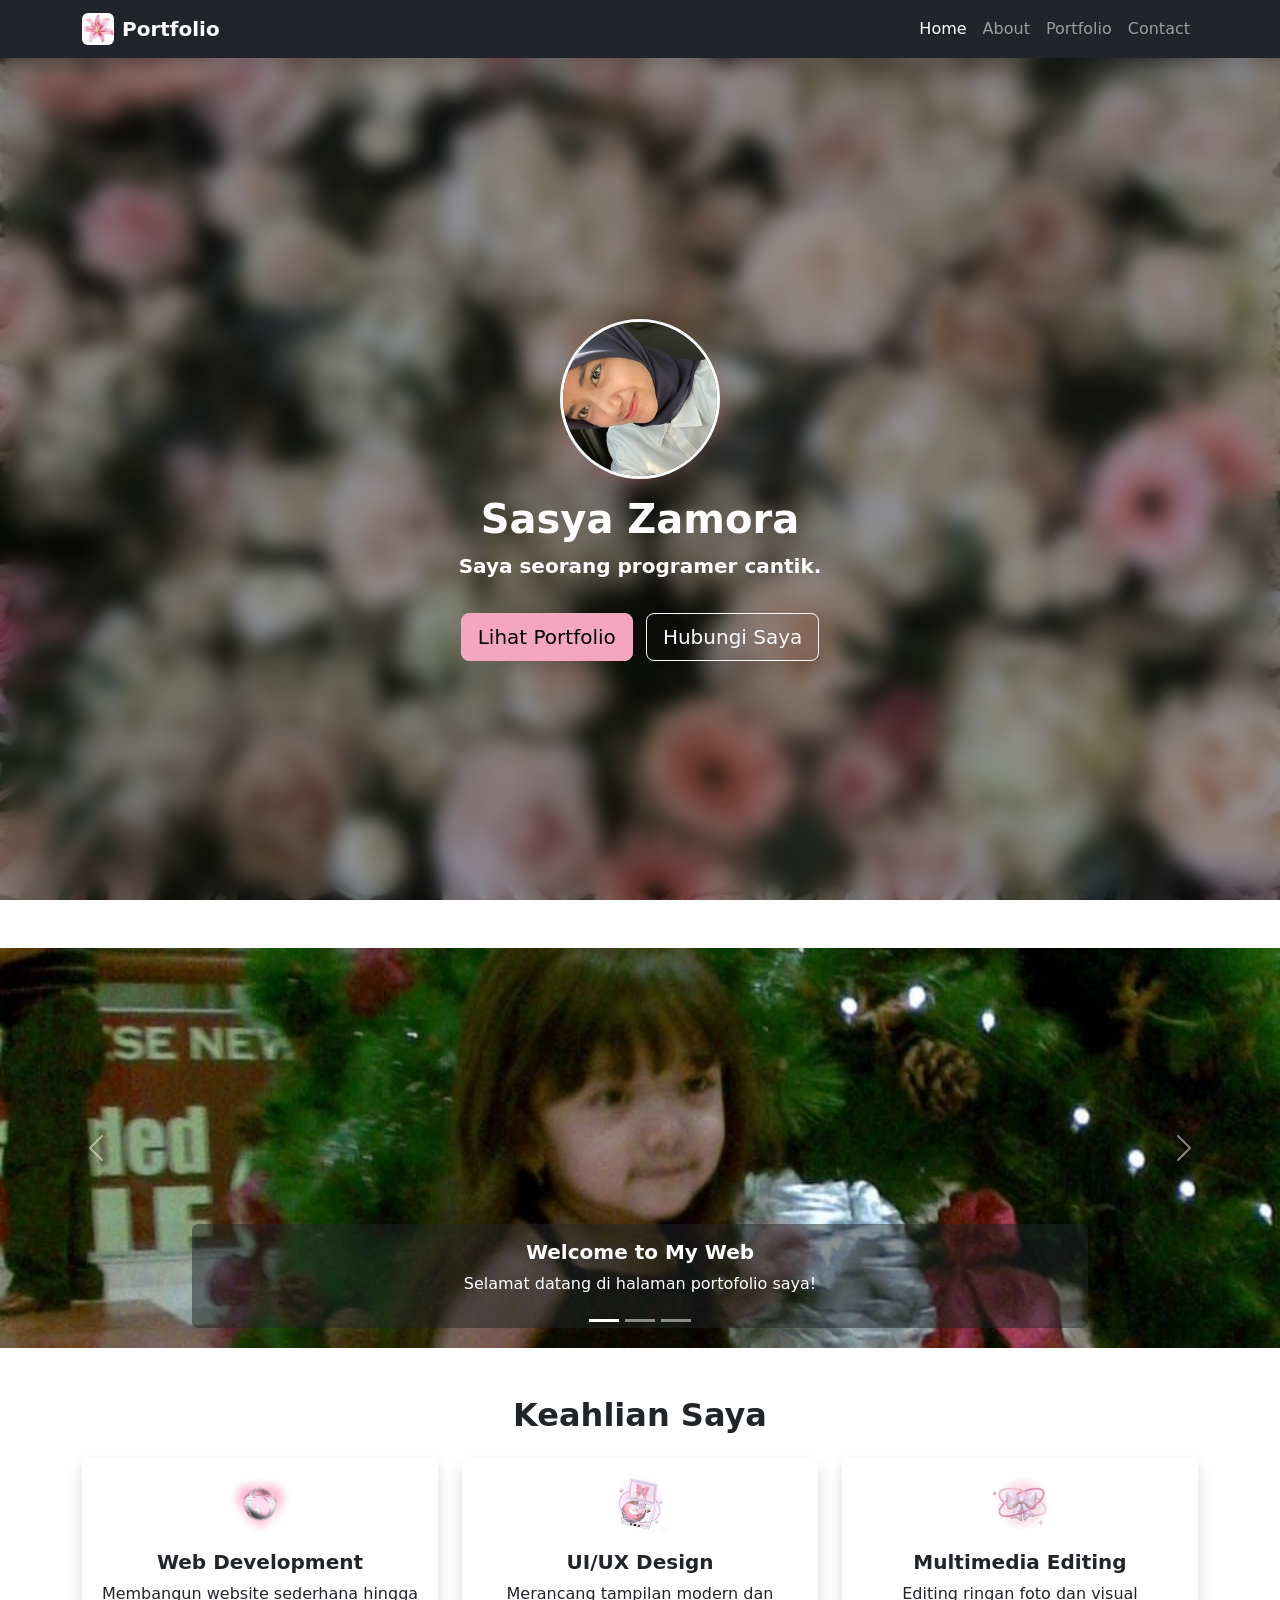
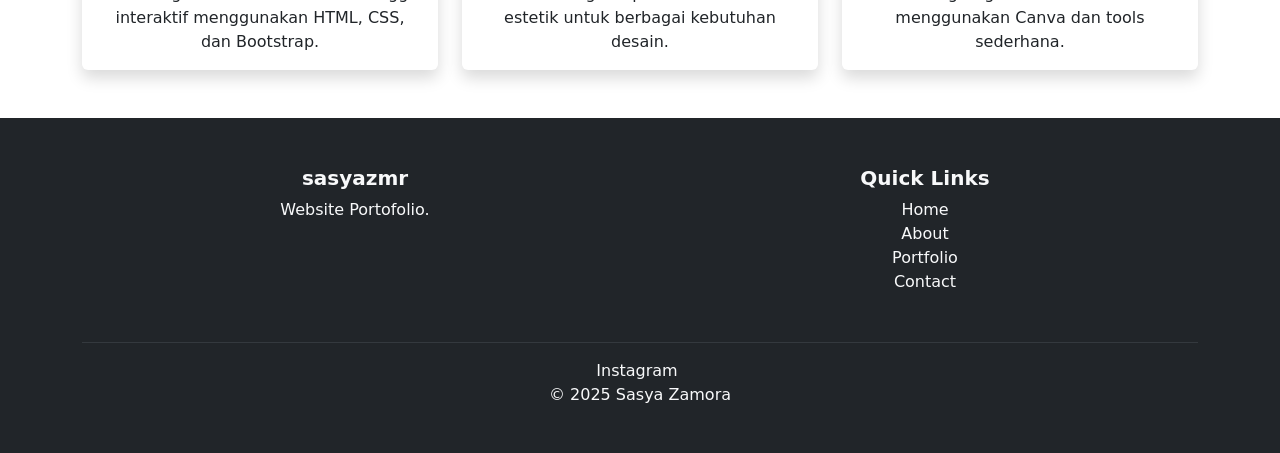
<file: index.html>
<!DOCTYPE html>
<html lang="id">
<head>
    <meta charset="UTF-8">
    <meta name="viewport" content="width=device-width, initial-scale=1.0">
    <title>Beranda - Portofolio</title>

    <!-- Bootstrap CSS -->
    <link href="https://cdn.jsdelivr.net/npm/bootstrap@5.3.3/dist/css/bootstrap.min.css" rel="stylesheet">

    <!-- Custom CSS (opsional, tetap boleh ada) -->
    <link rel="stylesheet" href="style.css">
</head>
<body>

<!-- NAVBAR -->
<nav class="navbar navbar-expand-lg navbar-dark bg-dark fixed-top shadow">
    <div class="container">

        <!-- Logo + Brand -->
        <a class="navbar-brand d-flex align-items-center fw-semibold" href="index.html">
            <img src="images/logo.jpeg" alt="Logo" width="32" height="32" class="me-2 rounded">
            Portfolio
        </a>

        <button class="navbar-toggler" type="button" data-bs-toggle="collapse" data-bs-target="#navMenu">
            <span class="navbar-toggler-icon"></span>
        </button>

        <div class="collapse navbar-collapse" id="navMenu">
            <ul class="navbar-nav ms-auto mb-2 mb-lg-0">
                <li class="nav-item">
                    <a class="nav-link active fw-medium" href="index.html">Home</a>
                </li>
                <li class="nav-item">
                    <a class="nav-link fw-medium" href="about.html">About</a>
                </li>
                <li class="nav-item">
                    <a class="nav-link fw-medium" href="portfolio.html">Portfolio</a>
                </li>
                <li class="nav-item">
                    <a class="nav-link fw-medium" href="contact.html">Contact</a>
                </li>
            </ul>
        </div>
    </div>
</nav>

<!-- HERO -->
<section id="hero" class="text-center text-light d-flex flex-column justify-content-center align-items-center"
         style="min-height: 100vh; padding-top: 80px;">
    <img src="images/profil.jpg" alt="Foto Profil" class="rounded-circle border border-3 border-light mb-3" width="200">
    <h1 class="fw-bold">Sasya Zamora</h1>
    <p class="lead">Saya seorang programer cantik.</p>

    <div class="mt-3">
        <a href="portfolio.html" class="btn btn-warning btn-lg me-2 shadow">Lihat Portfolio</a>
        <a href="contact.html" class="btn btn-outline-light btn-lg shadow">Hubungi Saya</a>
    </div>
</section>

<!-- CAROUSEL -->
<div id="homeSlider" class="carousel slide mt-5" data-bs-ride="carousel">

    <div class="carousel-indicators">
        <button type="button" data-bs-target="#homeSlider" data-bs-slide-to="0" class="active"></button>
        <button type="button" data-bs-target="#homeSlider" data-bs-slide-to="1"></button>
        <button type="button" data-bs-target="#homeSlider" data-bs-slide-to="2"></button>
    </div>

    <div class="carousel-inner">

        <div class="carousel-item active">
            <img src="images/slide1.jpg" class="d-block w-100" style="height: 400px; object-fit: cover;">
            <div class="carousel-caption d-none d-md-block bg-dark bg-opacity-50 rounded p-3">
                <h5 class="fw-bold">Welcome to My Web</h5>
                <p>Selamat datang di halaman portofolio saya!</p>
            </div>
        </div>

        <div class="carousel-item">
            <img src="images/slide2.jpg" class="d-block w-100" style="height: 400px; object-fit: cover;">
            <div class="carousel-caption d-none d-md-block bg-dark bg-opacity-50 rounded p-3">
                <h5 class="fw-bold">Lihatlah Project Saya</h5>
                <p>Berbagai project terbaik yang sudah saya kerjakan.</p>
            </div>
        </div>

        <div class="carousel-item">
            <img src="images/slide3.jpg" class="d-block w-100" style="height: 400px; object-fit: cover;">
            <div class="carousel-caption d-none d-md-block bg-dark bg-opacity-50 rounded p-3">
                <h5 class="fw-bold">Ingin Bekerja Sama?</h5>
                <p>langsung contact saya yaa!</p>
            </div>
        </div>

    </div>

    <button class="carousel-control-prev" type="button" data-bs-target="#homeSlider" data-bs-slide="prev">
        <span class="carousel-control-prev-icon"></span>
    </button>

    <button class="carousel-control-next" type="button" data-bs-target="#homeSlider" data-bs-slide="next">
        <span class="carousel-control-next-icon"></span>
    </button>
</div>

<!-- KEAHLIAN -->
<section class="container my-5">
    <h2 class="text-center fw-bold mb-4">Keahlian Saya</h2>

    <div class="row g-4">

        <div class="col-md-4">
            <div class="card text-center shadow h-100 border-0">
                <div class="card-body">
                    <img src="images/home1.jpg" width="60" class="mb-3">
                    <h5 class="card-title fw-semibold">Web Development</h5>
                    <p class="card-text">
                        Membangun website sederhana hingga interaktif menggunakan HTML, CSS, dan Bootstrap.
                    </p>
                </div>
            </div>
        </div>

        <div class="col-md-4">
            <div class="card text-center shadow h-100 border-0">
                <div class="card-body">
                    <img src="images/home2.jpg" width="60" class="mb-3">
                    <h5 class="card-title fw-semibold">UI/UX Design</h5>
                    <p class="card-text">
                        Merancang tampilan modern dan estetik untuk berbagai kebutuhan desain.
                    </p>
                </div>
            </div>
        </div>

        <div class="col-md-4">
            <div class="card text-center shadow h-100 border-0">
                <div class="card-body">
                    <img src="images/home3.jpg" width="60" class="mb-3">
                    <h5 class="card-title fw-semibold">Multimedia Editing</h5>
                    <p class="card-text">
                        Editing ringan foto dan visual menggunakan Canva dan tools sederhana.
                    </p>
                </div>
            </div>
        </div>

    </div>
</section>

<!-- FOOTER INFO -->
<footer class="bg-dark text-light pt-5">
    <div class="container">
        <div class="row">

            <div class="col-md-6 mb-3">
                <h5 class="fw-bold">sasyazmr</h5>
                <p>
                    Website Portofolio.
                </p>
            </div>

            <div class="col-md-6 mb-3">
                <h5 class="fw-bold">Quick Links</h5>
                <ul class="list-unstyled">
                    <li><a href="index.html" class="text-light text-decoration-none">Home</a></li>
                    <li><a href="about.html" class="text-light text-decoration-none">About</a></li>
                    <li><a href="portfolio.html" class="text-light text-decoration-none">Portfolio</a></li>
                    <li><a href="contact.html" class="text-light text-decoration-none">Contact</a></li>
                </ul>
            </div>

        </div>

        <hr class="border-secondary">

        <div class="text-center pb-3">
            <a href="https://www.instagram.com/sasyaaazmr/" class="text-light text-decoration-none me-3">
                Instagram
            </a>
            <p class="mb-0">&copy; 2025 Sasya Zamora</p>
        </div>
    </div>
</footer>

<!-- Bootstrap JS -->
<script src="https://cdn.jsdelivr.net/npm/bootstrap@5.3.3/dist/js/bootstrap.bundle.min.js"></script>

</body>
</html>
</file>
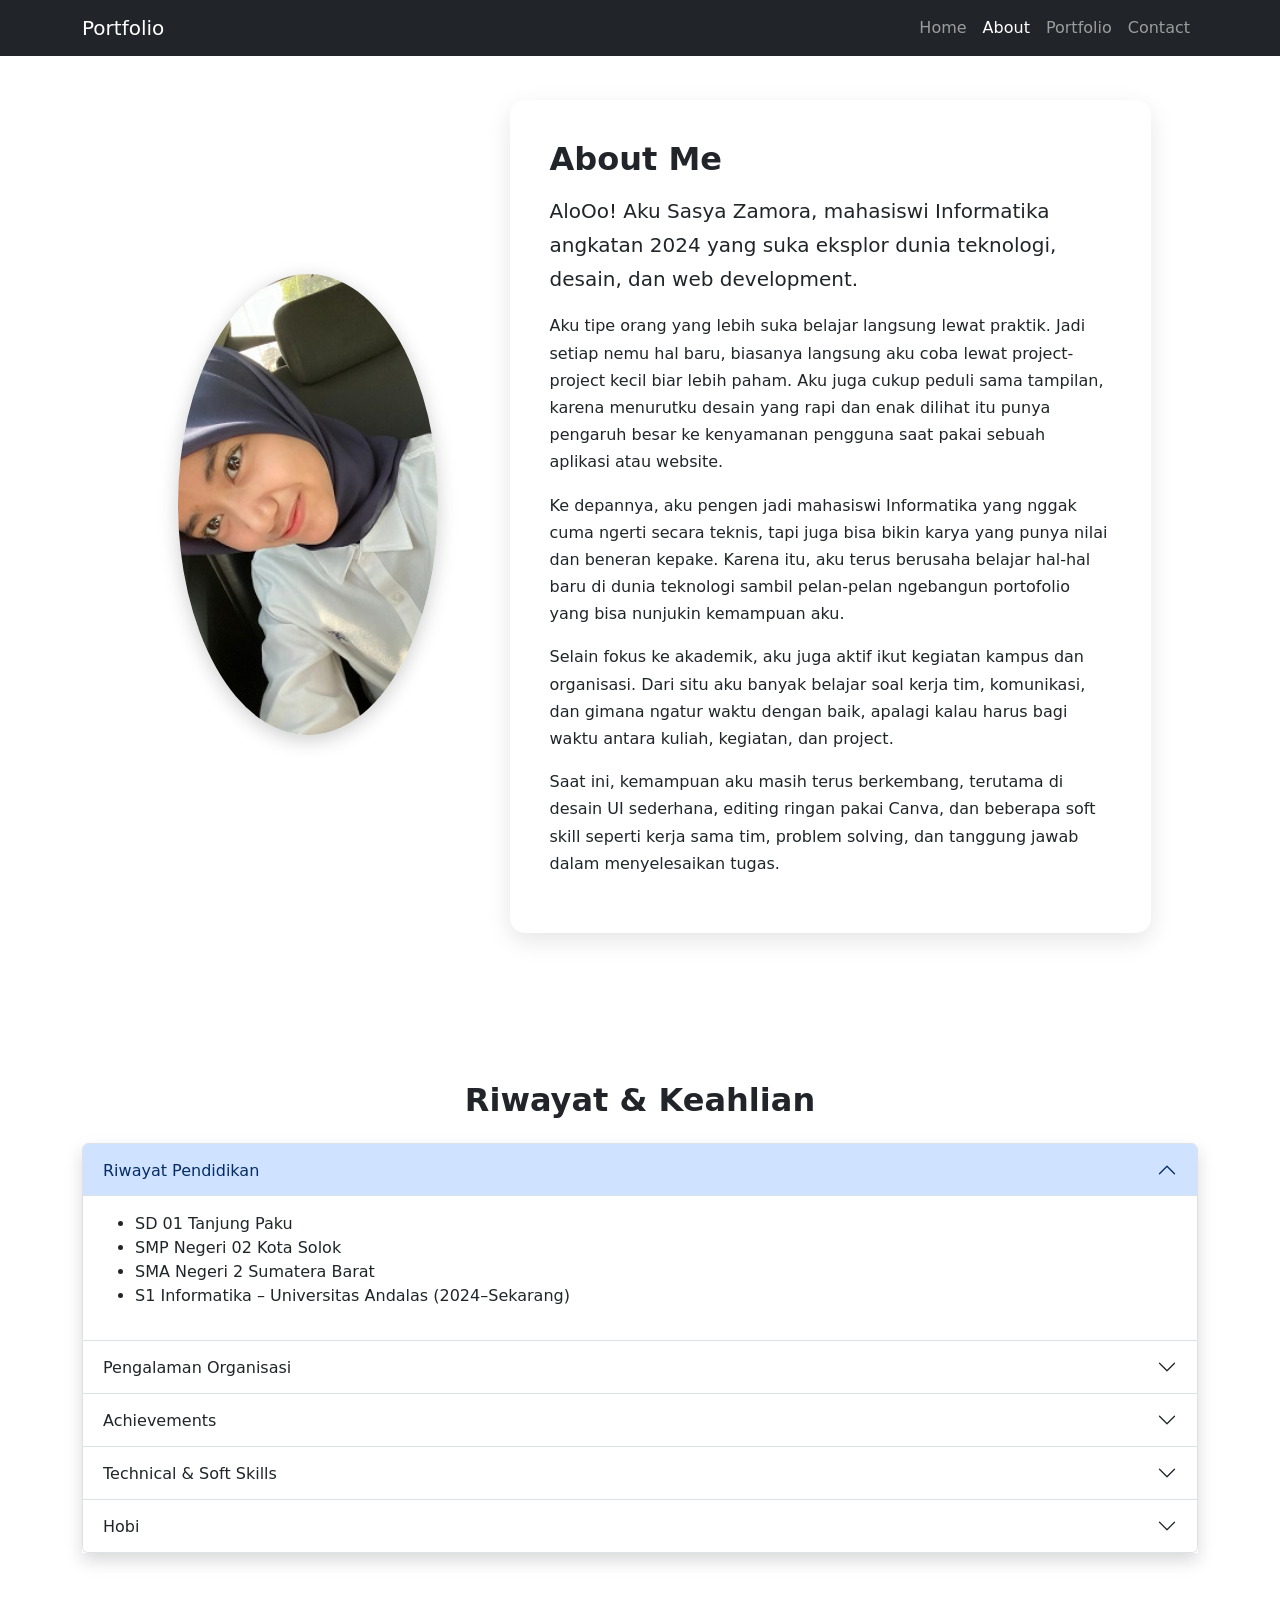
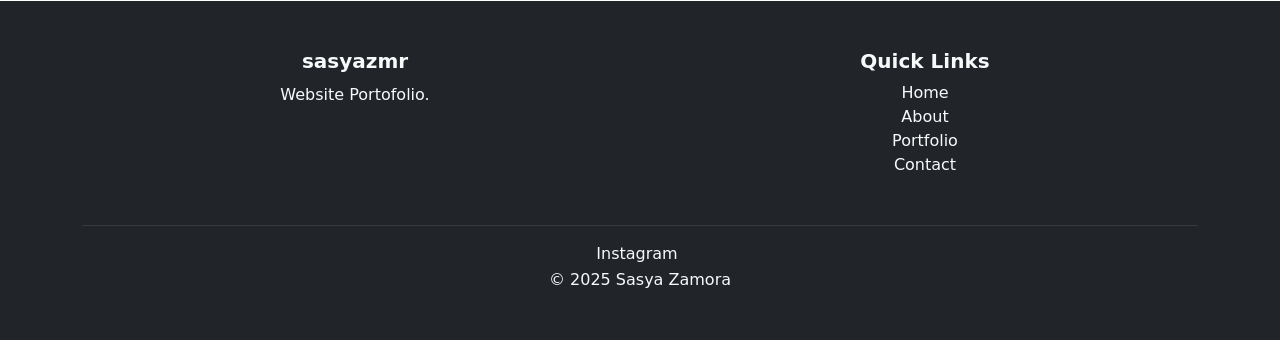
<file: about.html>
<!DOCTYPE html>
<html lang="id">
<head>
    <meta charset="UTF-8">
    <meta name="viewport" content="width=device-width, initial-scale=1.0">
    <title>About - Portofolio</title>

    <link href="https://cdn.jsdelivr.net/npm/bootstrap@5.3.3/dist/css/bootstrap.min.css" rel="stylesheet">
    <link rel="stylesheet" href="style.css">

    <style>
        .about-section {
            padding: 100px 0;
        }
        .about-card {
            background: #ffffff;
            border-radius: 15px;
            padding: 40px;
            box-shadow: 0 8px 25px rgba(0,0,0,0.1);
        }
        .about-img {
            width: 100%;
            max-width: 260px;
            border-radius: 50%;
            box-shadow: 0 5px 20px rgba(0,0,0,0.2);
        }
        h2, h3 {
            font-weight: 700;
        }
        p {
            line-height: 1.7;
        }
        .skill-badge {
            background: #ffd54f;
            padding: 8px 15px;
            border-radius: 20px;
            font-weight: 500;
            margin: 5px;
            display: inline-block;
        }
    </style>
</head>
<body>

<nav class="navbar navbar-expand-lg navbar-dark bg-dark fixed-top">
    <div class="container">
        <a class="navbar-brand" href="index.html">Portfolio</a>
        <button class="navbar-toggler" type="button" data-bs-toggle="collapse" data-bs-target="#navMenu">
            <span class="navbar-toggler-icon"></span>
        </button>

        <div class="collapse navbar-collapse" id="navMenu">
            <ul class="navbar-nav ms-auto">
               <a class="nav-link" href="index.html">Home</a>
<a class="nav-link active" href="about.html">About</a>
<a class="nav-link" href="portfolio.html">Portfolio</a>
<a class="nav-link" href="contact.html">Contact</a>

            </ul>
        </div>
    </div>
</nav>

<section class="about-section">
    <div class="container">
        <div class="row align-items-center justify-content-center">

            <div class="col-md-4 text-center mb-4">
                <img src="images/profil.jpg" alt="Foto Profil" class="about-img">
            </div>

            <div class="col-md-7">
                <div class="about-card">
                    <h2 class="mb-3">About Me</h2>
                    <p class="lead">
                        AloOo! Aku <strong>Sasya Zamora</strong>, mahasiswi Informatika angkatan 2024 yang suka eksplor dunia teknologi, desain, dan web development.
                    </p>
                    <p>
                        Aku tipe orang yang lebih suka belajar langsung lewat praktik. Jadi setiap nemu hal baru, biasanya langsung aku coba lewat project-project kecil biar lebih paham. Aku juga cukup peduli sama tampilan, karena menurutku desain yang rapi dan enak dilihat itu punya pengaruh besar ke kenyamanan pengguna saat pakai sebuah aplikasi atau website.
                    </p>
                    <p>
                        Ke depannya, aku pengen jadi mahasiswi Informatika yang nggak cuma ngerti secara teknis, tapi juga bisa bikin karya yang punya nilai dan beneran kepake. Karena itu, aku terus berusaha belajar hal-hal baru di dunia teknologi sambil pelan-pelan ngebangun portofolio yang bisa nunjukin kemampuan aku.
                    </p>
                    <p>
                        Selain fokus ke akademik, aku juga aktif ikut kegiatan kampus dan organisasi. Dari situ aku banyak belajar soal kerja tim, komunikasi, dan gimana ngatur waktu dengan baik, apalagi kalau harus bagi waktu antara kuliah, kegiatan, dan project.
                    </p>
                    <p>
                       Saat ini, kemampuan aku masih terus berkembang, terutama di desain UI sederhana, editing ringan pakai Canva, dan beberapa soft skill seperti kerja sama tim, problem solving, dan tanggung jawab dalam menyelesaikan tugas.
                    </p>
                </div>
            </div>

        </div>
    </div>
</section>

<section class="container mt-5 mb-5">
    <h2 class="text-center fw-bold mb-4">Riwayat & Keahlian</h2>

    <div class="accordion shadow" id="accordionProfile">

        <!-- Riwayat Pendidikan -->
        <div class="accordion-item">
            <h2 class="accordion-header">
                <button class="accordion-button" type="button" data-bs-toggle="collapse"
                        data-bs-target="#education">
                    Riwayat Pendidikan
                </button>
            </h2>
            <div id="education" class="accordion-collapse collapse show"
                 data-bs-parent="#accordionProfile">
                <div class="accordion-body">
                    <ul>
                        <li>SD 01 Tanjung Paku</li>
                        <li>SMP Negeri 02 Kota Solok</li>
                        <li>SMA Negeri 2 Sumatera Barat</li>
                        <li>S1 Informatika – Universitas Andalas (2024–Sekarang)</li>
                    </ul>
                </div>
            </div>
        </div>

        <!-- Pengalaman Organisasi -->
        <div class="accordion-item">
            <h2 class="accordion-header">
                <button class="accordion-button collapsed" type="button"
                        data-bs-toggle="collapse" data-bs-target="#organization">
                    Pengalaman Organisasi
                </button>
            </h2>
            <div id="organization" class="accordion-collapse collapse"
                 data-bs-parent="#accordionProfile">
                <div class="accordion-body">
                  <li> Badan Eksekutif Mahasiswa KM FTI </li> 
                   <li>Himpunan Mahasiswa Informatika</li> 
                   <li>Aliansi Mahasiswa Solok</li> 
                </div>
            </div>
        </div>

        <!-- Achievement -->
        <div class="accordion-item">
            <h2 class="accordion-header">
                <button class="accordion-button collapsed" type="button"
                        data-bs-toggle="collapse" data-bs-target="#achievement">
                    Achievements
                </button>
            </h2>
            <div id="achievement" class="accordion-collapse collapse"
                 data-bs-parent="#accordionProfile">
                <div class="accordion-body">
                    <ul>
                        <li>SoOon</li>
                    </ul>
                </div>
            </div>
        </div>

        <!-- Skills -->
        <div class="accordion-item">
            <h2 class="accordion-header">
                <button class="accordion-button collapsed" type="button"
                        data-bs-toggle="collapse" data-bs-target="#skills">
                    Technical & Soft Skills
                </button>
            </h2>
            <div id="skills" class="accordion-collapse collapse"
                 data-bs-parent="#accordionProfile">
                <div class="accordion-body">
                    <ul>
                        <li>HTML, CSS, Bootstrap</li>
                        <li>UI/UX Basic</li>
                        <li>Canva Editing</li>
                        <li>Public Speaking & Teamwork</li>
                    </ul>
                </div>
            </div>
        </div>

        <!-- Hobi -->
        <div class="accordion-item">
            <h2 class="accordion-header">
                <button class="accordion-button collapsed" type="button"
                        data-bs-toggle="collapse" data-bs-target="#hobby">
                    Hobi
                </button>
            </h2>
            <div id="hobby" class="accordion-collapse collapse"
                 data-bs-parent="#accordionProfile">
                <div class="accordion-body">
                    Traveling, fotografi, mendengarkan musik, dan editing konten kreatif.
                </div>
            </div>
        </div>

    </div>
</section>


<!-- FOOTER INFO -->
<footer class="bg-dark text-light pt-5">
    <div class="container">
        <div class="row">

            <div class="col-md-6 mb-3">
                <h5 class="fw-bold">sasyazmr</h5>
                <p>
                    Website Portofolio.
                </p>
            </div>

            <div class="col-md-6 mb-3">
                <h5 class="fw-bold">Quick Links</h5>
                <ul class="list-unstyled">
                    <li><a href="index.html" class="text-light text-decoration-none">Home</a></li>
                    <li><a href="about.html" class="text-light text-decoration-none">About</a></li>
                    <li><a href="portfolio.html" class="text-light text-decoration-none">Portfolio</a></li>
                    <li><a href="contact.html" class="text-light text-decoration-none">Contact</a></li>
                </ul>
            </div>

        </div>

        <hr class="border-secondary">

        <div class="text-center pb-3">
            <a href="https://www.instagram.com/sasyaaazmr/" class="text-light text-decoration-none me-3">
                Instagram
            </a>
            <p class="mb-0">&copy; 2025 Sasya Zamora</p>
        </div>
    </div>
</footer>
<script src="https://cdn.jsdelivr.net/npm/bootstrap@5.3.3/dist/js/bootstrap.bundle.min.js"></script>

</body>
</html>
</file>
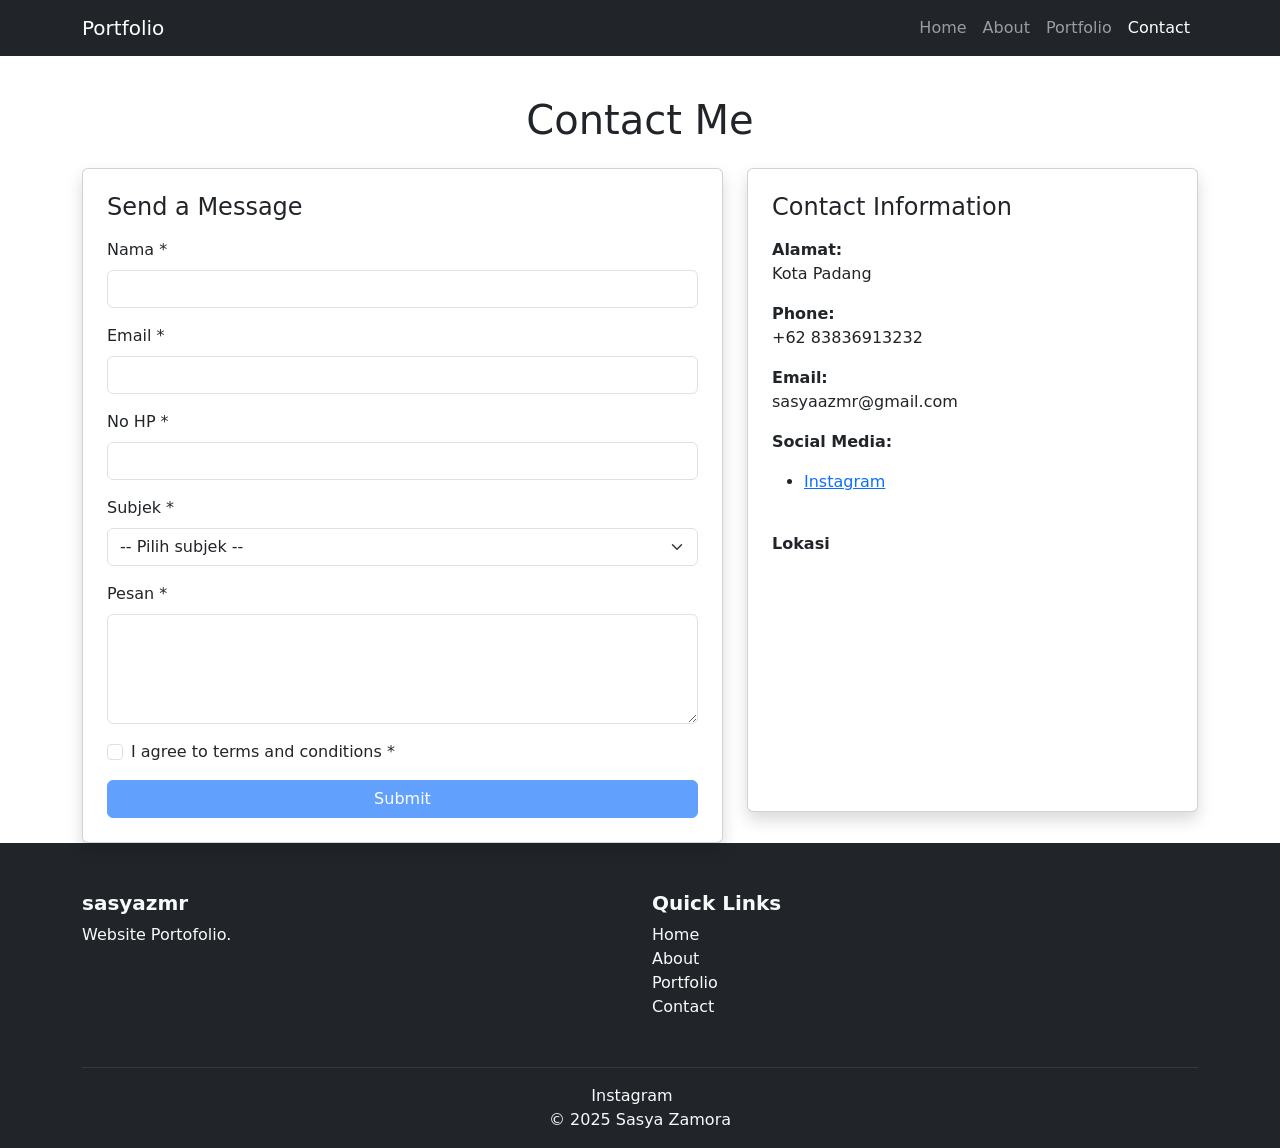
<file: contact.html>
<!DOCTYPE html>
<html lang="id">
<head>
    <meta charset="UTF-8">
    <meta name="viewport" content="width=device-width, initial-scale=1.0">
    <title>Contact</title>

    <!-- Bootstrap CSS -->
    <link href="https://cdn.jsdelivr.net/npm/bootstrap@5.3.3/dist/css/bootstrap.min.css" rel="stylesheet">
</head>
<body>

<!-- NAVBAR -->
<nav class="navbar navbar-expand-lg navbar-dark bg-dark fixed-top">
    <div class="container">
        <a class="navbar-brand" href="index.html">Portfolio</a>
        <button class="navbar-toggler" type="button" data-bs-toggle="collapse" data-bs-target="#navMenu">
            <span class="navbar-toggler-icon"></span>
        </button>

        <div class="collapse navbar-collapse" id="navMenu">
            <ul class="navbar-nav ms-auto">
                <a class="nav-link" href="index.html">Home</a>
                <a class="nav-link" href="about.html">About</a>
                <a class="nav-link" href="portfolio.html">Portfolio</a>
                <a class="nav-link active" href="contact.html">Contact</a>
            </ul>
        </div>
    </div>
</nav>

<!-- CONTACT SECTION -->
<section class="container mt-5 pt-5">
    <h1 class="text-center mb-4">Contact Me</h1>

    <!-- ALERT AREA -->
    <div id="alertArea"></div>

    <div class="row g-4">

        <!-- FORM -->
        <div class="col-md-7">
            <div class="card shadow p-4">
                <h4 class="mb-3">Send a Message</h4>

                <form class="needs-validation" novalidate id="contactForm">

                    <div class="mb-3">
                        <label class="form-label">Nama *</label>
                        <input type="text" class="form-control" required>
                        <div class="invalid-feedback">Nama wajib diisi.</div>
                        <div class="valid-feedback">Nama sudah benar.</div>
                    </div>

                    <div class="mb-3">
                        <label class="form-label">Email *</label>
                        <input type="email" class="form-control" required>
                        <div class="invalid-feedback">Email tidak valid.</div>
                        <div class="valid-feedback">Email valid.</div>
                    </div>

                    <div class="mb-3">
                        <label class="form-label">No HP *</label>
                        <input type="tel" class="form-control" required>
                        <div class="invalid-feedback">Nomor HP wajib diisi.</div>
                        <div class="valid-feedback">Nomor HP valid.</div>
                    </div>

                    <div class="mb-3">
                        <label class="form-label">Subjek *</label>
                        <select class="form-select" required>
                            <option value="">-- Pilih subjek --</option>
                            <option>Kerja sama</option>
                            <option>Promosi</option>
                            <option>Tanya-tanya</option>
                        </select>
                        <div class="invalid-feedback">Silakan pilih subjek.</div>
                        <div class="valid-feedback">Subjek dipilih.</div>
                    </div>

                    <div class="mb-3">
                        <label class="form-label">Pesan *</label>
                        <textarea class="form-control" rows="4" required></textarea>
                        <div class="invalid-feedback">Pesan tidak boleh kosong.</div>
                        <div class="valid-feedback">Pesan siap dikirim.</div>
                    </div>

                    <div class="form-check mb-3">
                        <input class="form-check-input" type="checkbox" id="termsCheck" required>
                        <label class="form-check-label" for="termsCheck">
                            I agree to terms and conditions *
                        </label>
                        <div class="invalid-feedback">Harus dicentang.</div>
                        <div class="valid-feedback">Terima kasih.</div>
                    </div>

                    <button class="btn btn-primary w-100" type="submit" id="submitBtn" disabled>
                        Submit
                    </button>

                </form>
            </div>
        </div>

        <!-- CONTACT INFO + MAP -->
        <div class="col-md-5">
            <div class="card shadow p-4">
                <h4 class="mb-3">Contact Information</h4>

                <p><strong>Alamat:</strong><br>Kota Padang</p>
                <p><strong>Phone:</strong><br>+62 83836913232</p>
                <p><strong>Email:</strong><br>sasyaazmr@gmail.com</p>

                <p><strong>Social Media:</strong></p>
                <ul>
                    <li><a href="https://www.instagram.com/sasyaaazmr/">Instagram</a></li>
                </ul>

                <!-- GOOGLE MAPS EMBED -->
                <div class="mt-4">
                    <h6 class="fw-bold mb-2">Lokasi</h6>
                    <div class="ratio ratio-16x9">
                        <iframe
                            src="https://www.google.com/maps?q=Padang,Sumatera+Barat&output=embed"
                            style="border:0;"
                            allowfullscreen=""
                            loading="lazy"
                            referrerpolicy="no-referrer-when-downgrade">
                        </iframe>
                    </div>
                </div>

            </div>
        </div>

    </div>
</section>

<!-- FOOTER INFO -->
<footer class="bg-dark text-light pt-5">
    <div class="container">
        <div class="row">

            <div class="col-md-6 mb-3">
                <h5 class="fw-bold">sasyazmr</h5>
                <p>
                    Website Portofolio.
                </p>
            </div>

            <div class="col-md-6 mb-3">
                <h5 class="fw-bold">Quick Links</h5>
                <ul class="list-unstyled">
                    <li><a href="index.html" class="text-light text-decoration-none">Home</a></li>
                    <li><a href="about.html" class="text-light text-decoration-none">About</a></li>
                    <li><a href="portfolio.html" class="text-light text-decoration-none">Portfolio</a></li>
                    <li><a href="contact.html" class="text-light text-decoration-none">Contact</a></li>
                </ul>
            </div>

        </div>

        <hr class="border-secondary">

        <div class="text-center pb-3">
            <a href="https://www.instagram.com/sasyaaazmr/" class="text-light text-decoration-none me-3">
                Instagram
            </a>
            <p class="mb-0">&copy; 2025 Sasya Zamora</p>
        </div>
    </div>
</footer>

<!-- Bootstrap JS -->
<script src="https://cdn.jsdelivr.net/npm/bootstrap@5.3.3/dist/js/bootstrap.bundle.min.js"></script>

<!-- VALIDATION SCRIPT -->
<script>
    const form = document.getElementById('contactForm');
    const submitBtn = document.getElementById('submitBtn');
    const alertArea = document.getElementById('alertArea');

    function showAlert(type, message) {
        alertArea.innerHTML = `
            <div class="alert alert-${type} alert-dismissible fade show" role="alert">
                ${message}
                <button type="button" class="btn-close" data-bs-dismiss="alert"></button>
            </div>
        `;
    }

    form.addEventListener('input', () => {
        if (form.checkValidity()) {
            submitBtn.removeAttribute('disabled');
        } else {
            submitBtn.setAttribute('disabled', true);
        }
    });

    form.addEventListener('submit', (event) => {
        event.preventDefault();
        form.classList.add('was-validated');

        if (!form.checkValidity()) {
            showAlert("danger", "❌ Form gagal dikirim. Periksa kembali data yang belum valid.");
            return;
        }

        if (!document.getElementById('termsCheck').checked) {
            showAlert("warning", "⚠️ Harap setujui terms and conditions terlebih dahulu.");
            return;
        }

        showAlert("success", "✅ Pesan berhasil dikirim. Terima kasih sudah menghubungi saya!");

        form.reset();
        form.classList.remove('was-validated');
        submitBtn.setAttribute('disabled', true);
    });
</script>

</body>
</html>
</file>
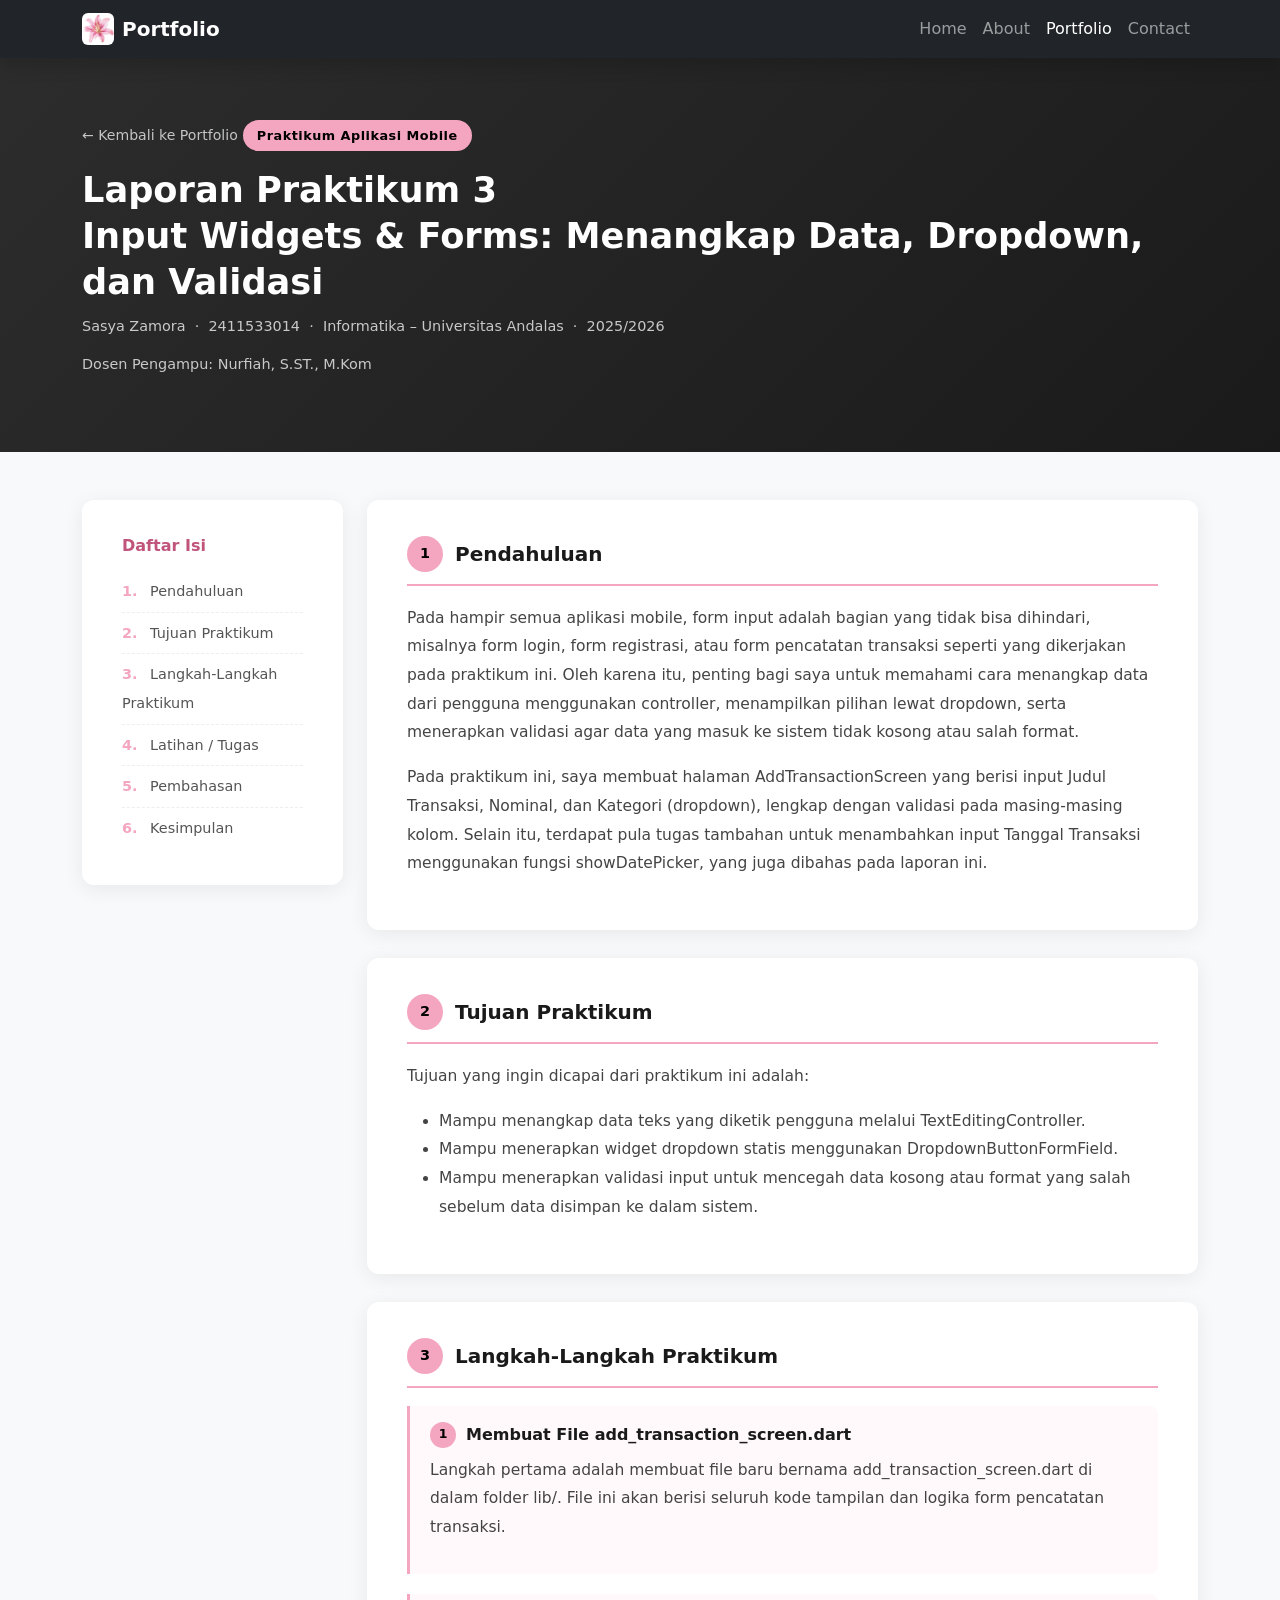
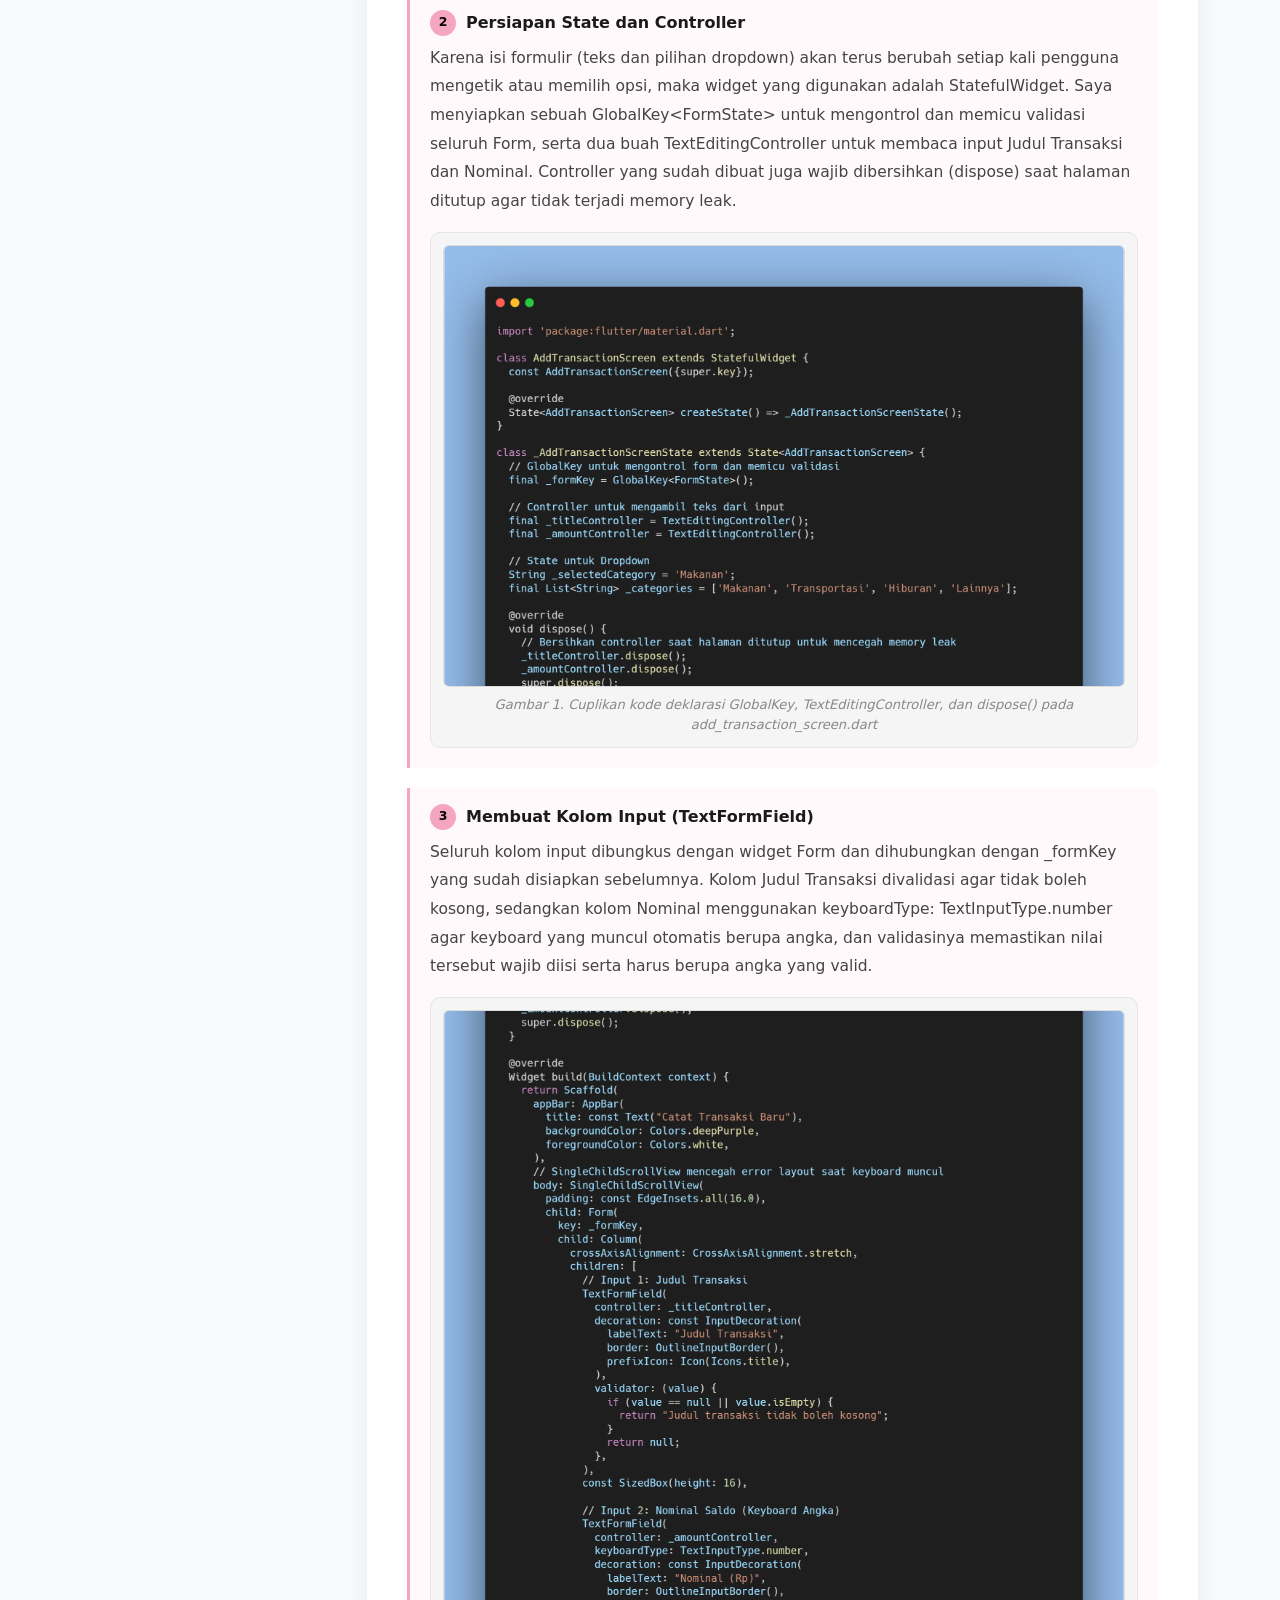
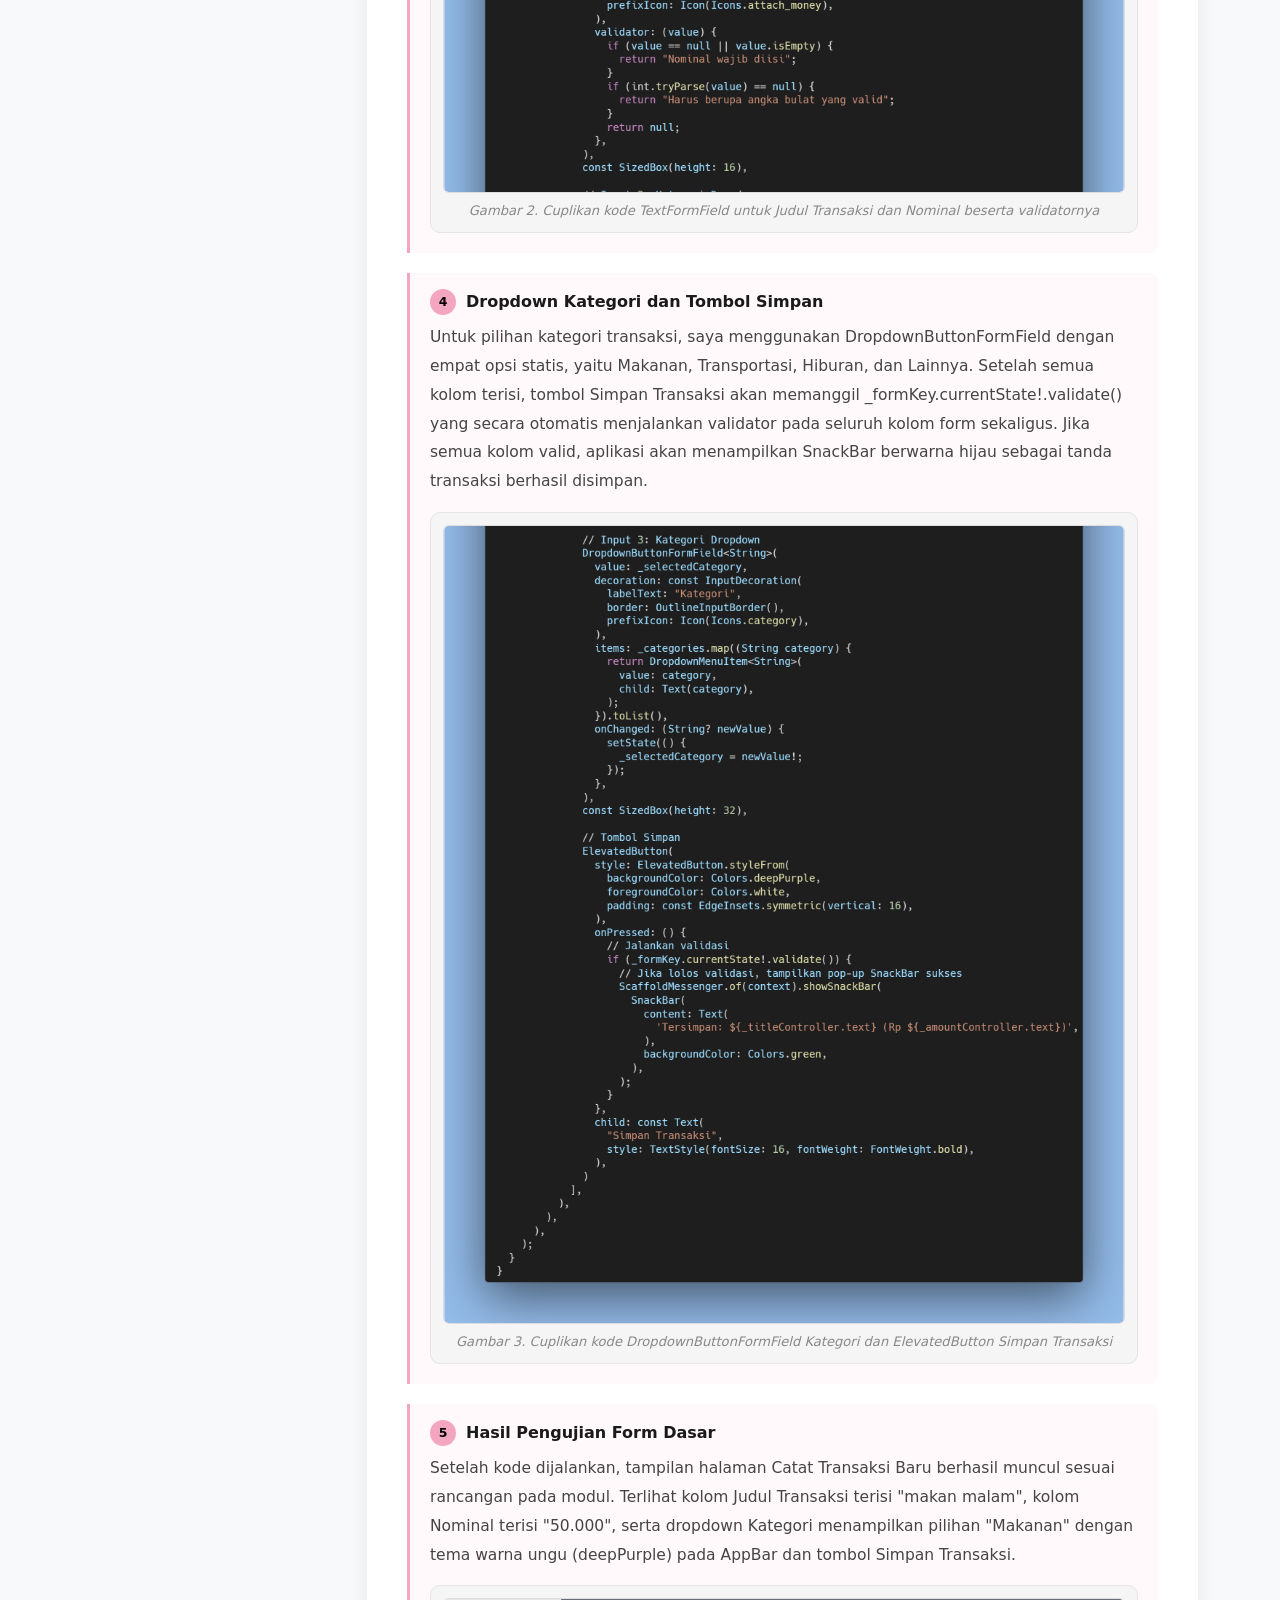
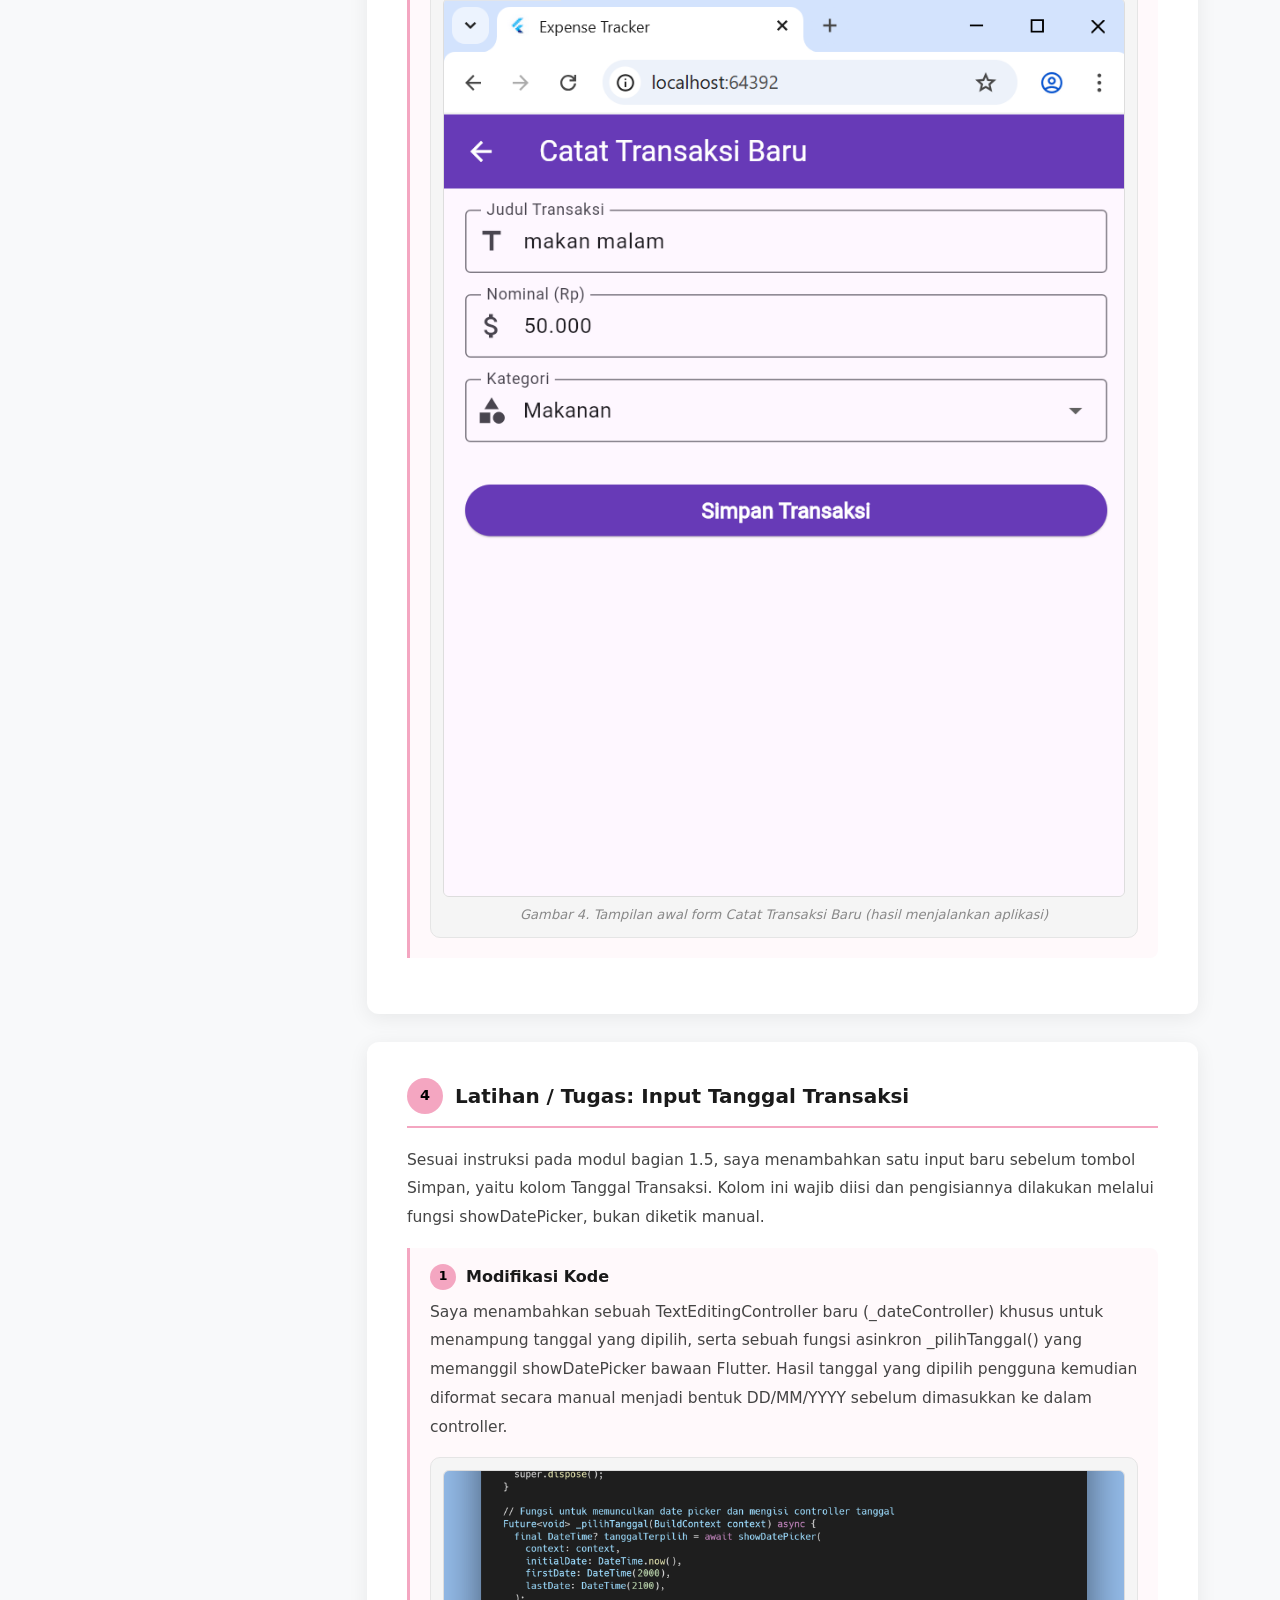
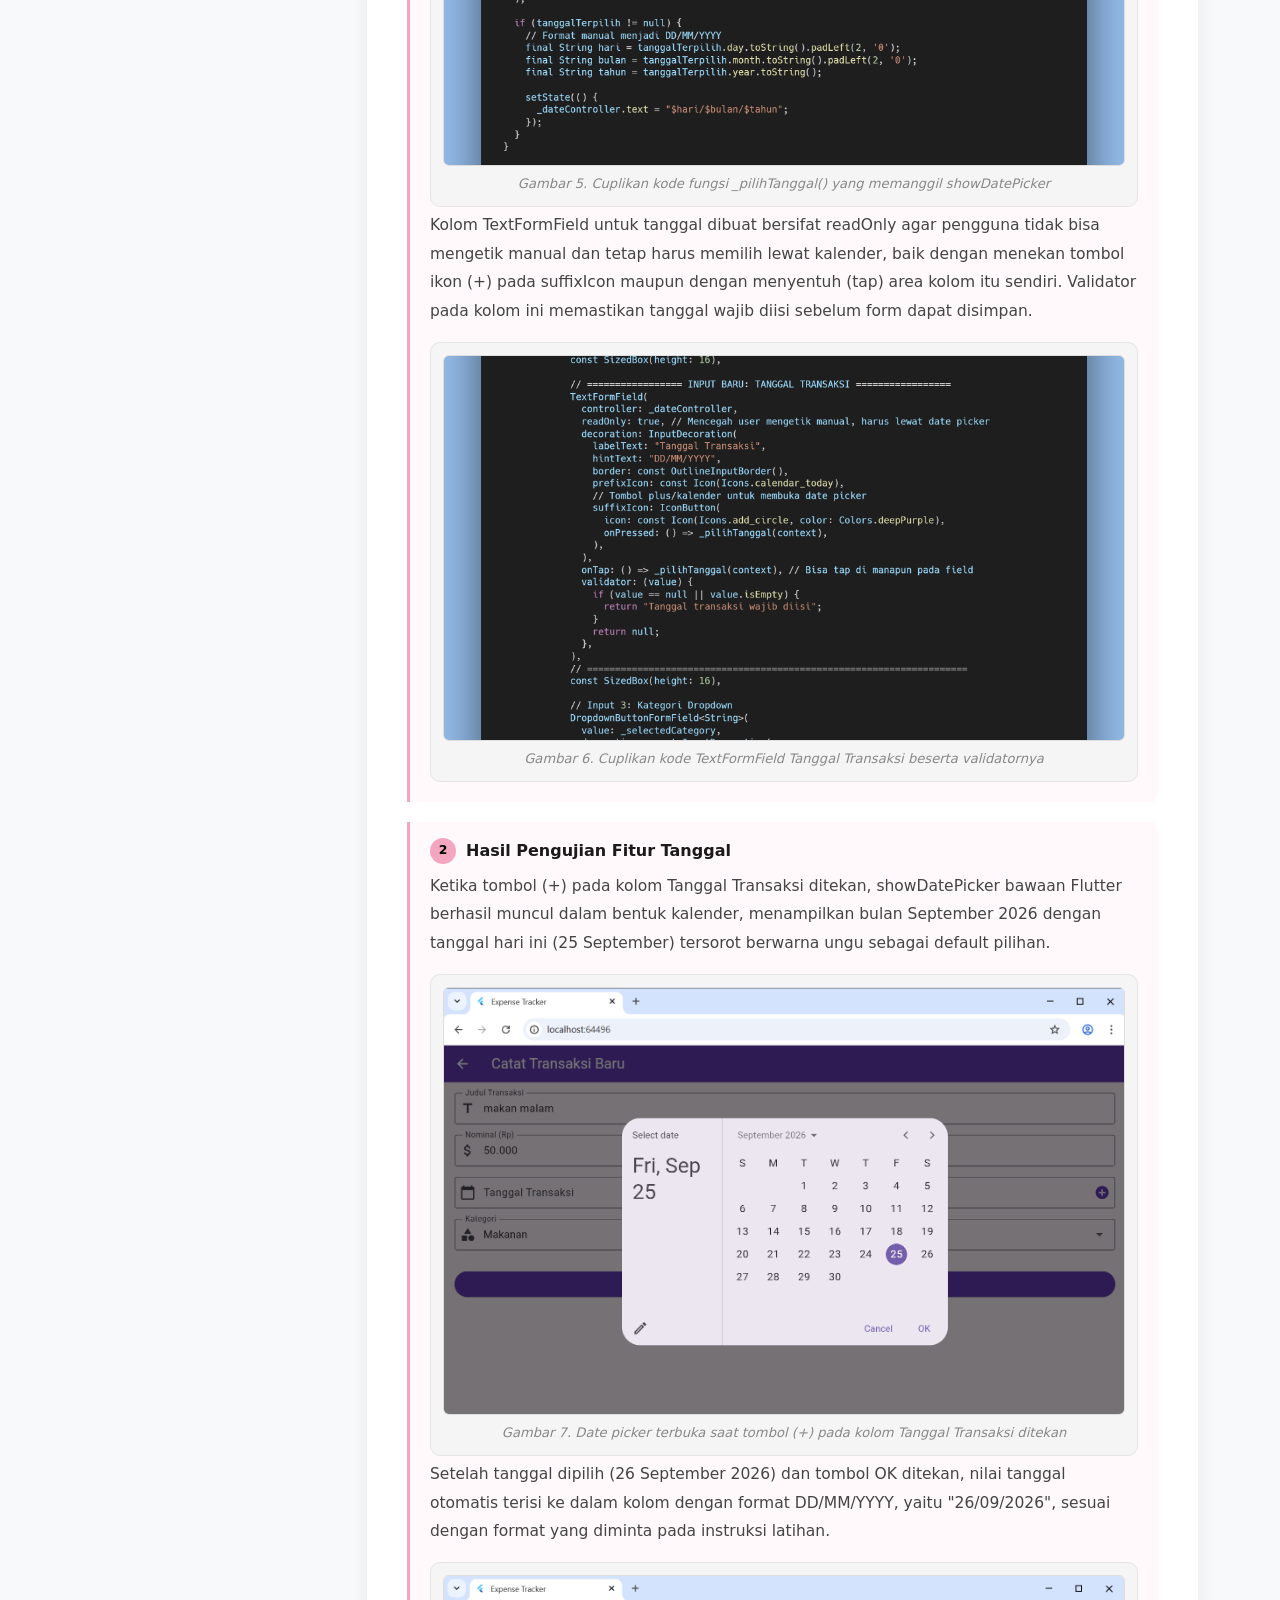
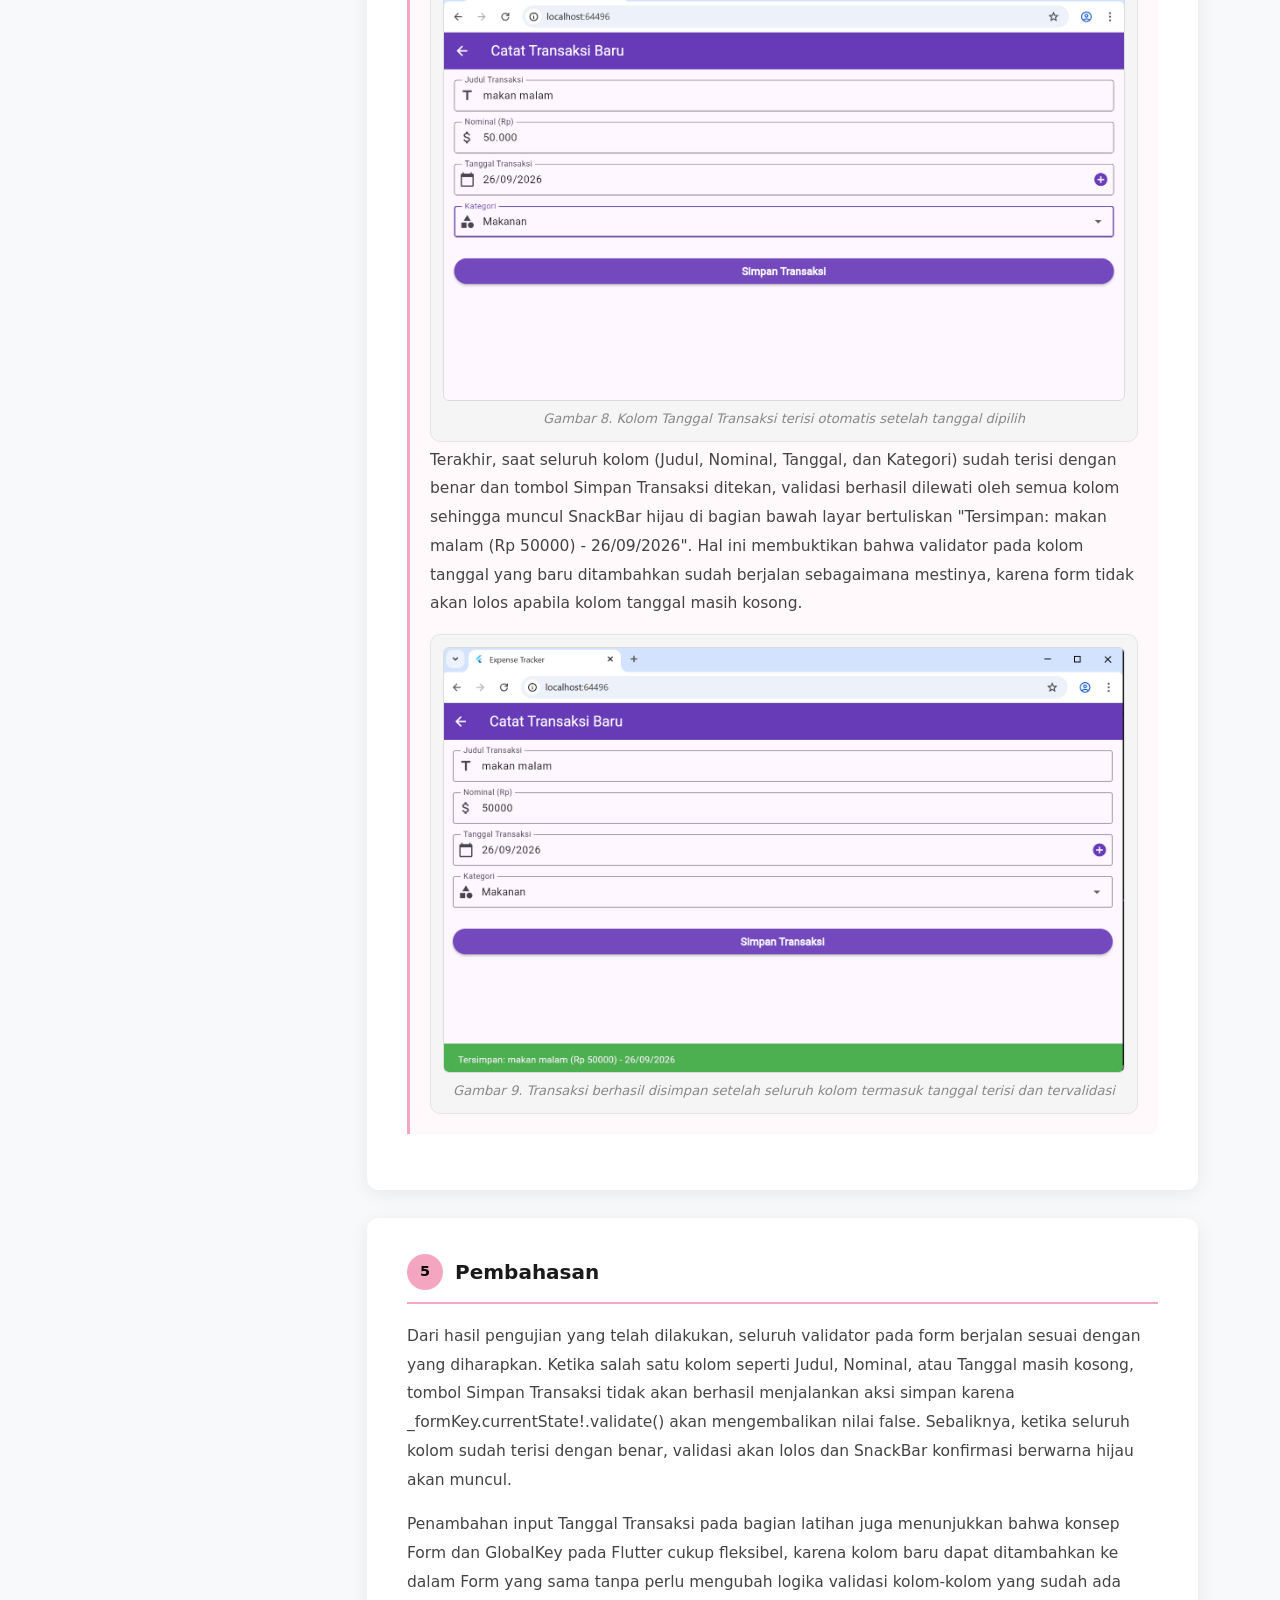
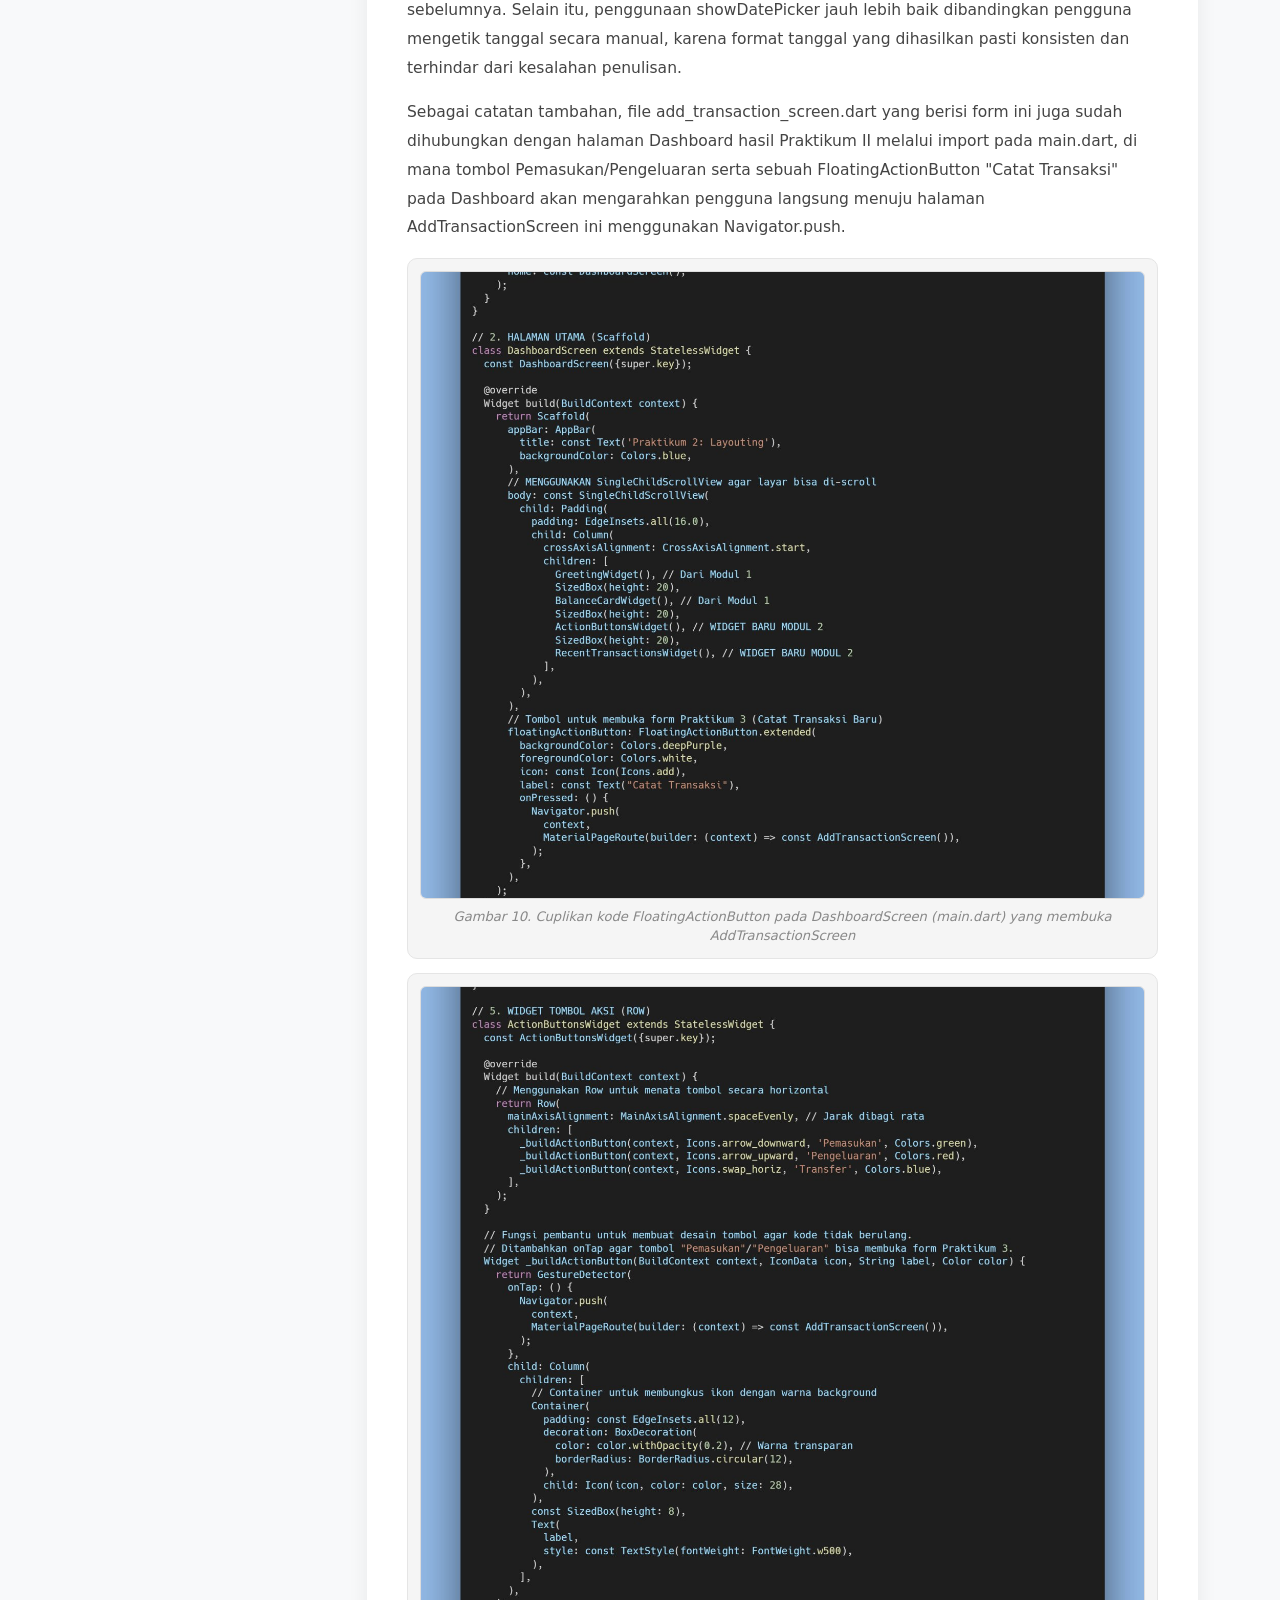
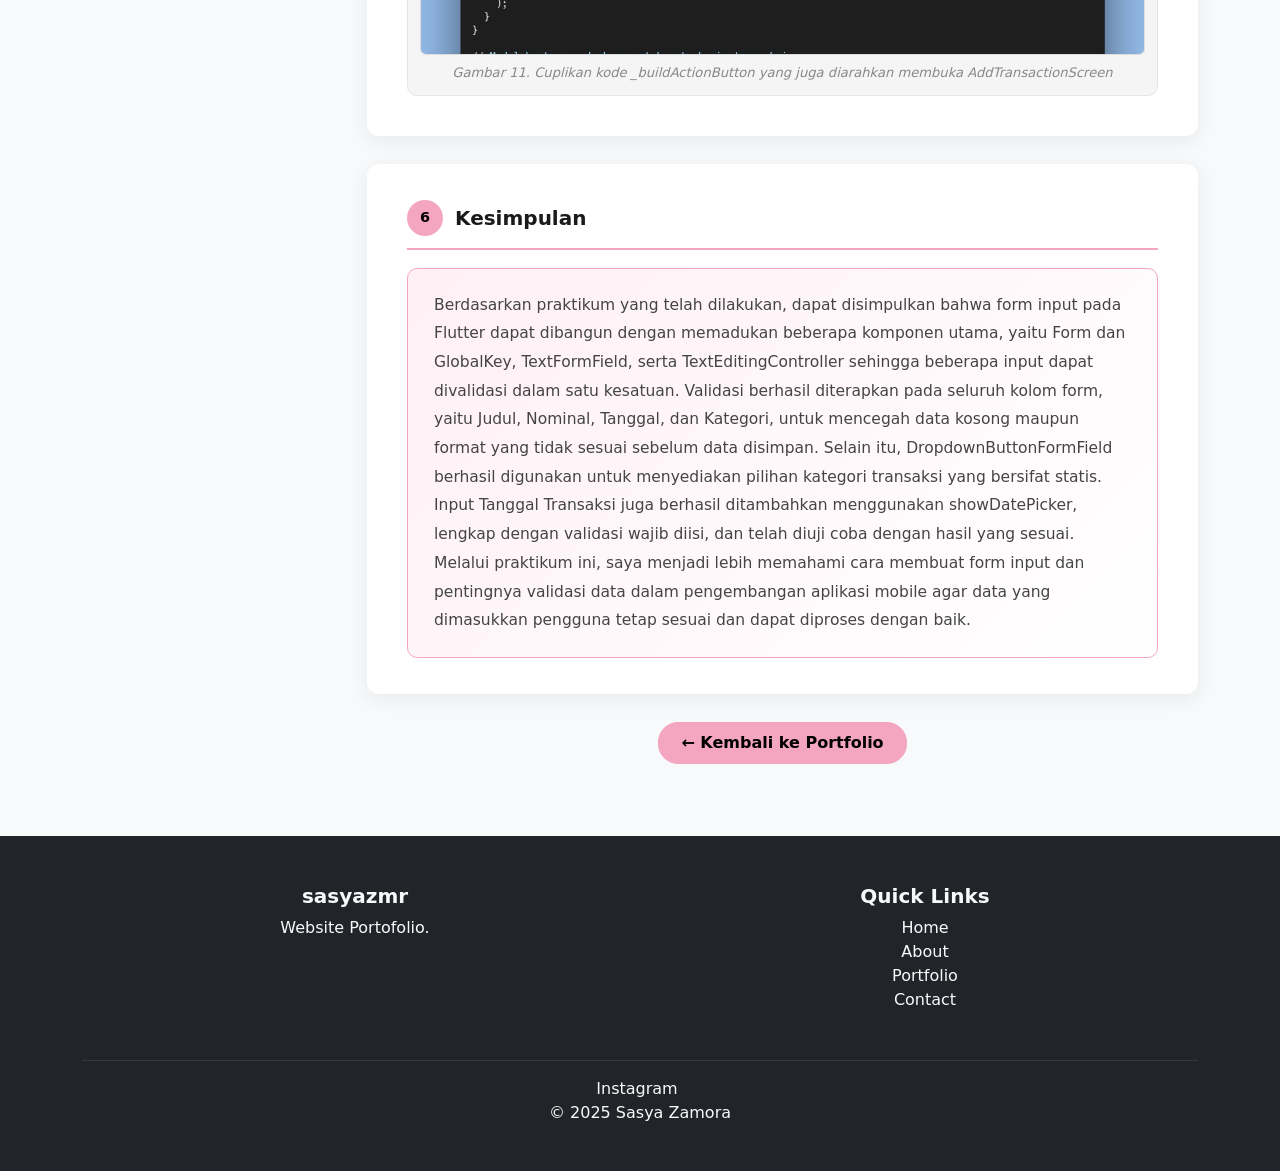
<file: laporan-praktikum-3 aplikasi mobile.html>
<!DOCTYPE html>
<html lang="id">
<head>
    <meta charset="UTF-8">
    <meta name="viewport" content="width=device-width, initial-scale=1.0">
    <title>Laporan Praktikum 3 - Portofolio</title>

    <link href="https://cdn.jsdelivr.net/npm/bootstrap@5.3.3/dist/css/bootstrap.min.css" rel="stylesheet">
    <link rel="stylesheet" href="style.css">

    <style>
        body {
            background-color: #f8f9fa;
        }

        .laprak-hero {
            background: linear-gradient(135deg, #2d2d2d 0%, #1a1a1a 100%);
            padding: 120px 0 60px;
            color: white;
        }

        .laprak-hero .badge-subject {
            background-color: #f4a6c1;
            color: #000;
            font-size: 0.8rem;
            font-weight: 600;
            padding: 6px 14px;
            border-radius: 20px;
            display: inline-block;
            margin-bottom: 16px;
            letter-spacing: 0.5px;
        }

        .laprak-hero h1 {
            font-weight: 800;
            font-size: 2.2rem;
            line-height: 1.3;
        }

        .laprak-hero .meta-info {
            opacity: 0.75;
            font-size: 0.9rem;
            margin-top: 12px;
        }

        .content-card {
            background: #fff;
            border-radius: 12px;
            padding: 36px 40px;
            box-shadow: 0 4px 20px rgba(0,0,0,0.07);
            margin-bottom: 28px;
        }

        .section-number {
            display: inline-flex;
            align-items: center;
            justify-content: center;
            width: 36px;
            height: 36px;
            background-color: #f4a6c1;
            color: #000;
            border-radius: 50%;
            font-weight: 700;
            font-size: 0.9rem;
            margin-right: 12px;
            flex-shrink: 0;
        }

        .section-heading {
            display: flex;
            align-items: center;
            font-size: 1.25rem;
            font-weight: 700;
            color: #1a1a1a;
            margin-bottom: 18px;
            padding-bottom: 12px;
            border-bottom: 2px solid #f4a6c1;
        }

        .sub-heading {
            font-size: 1rem;
            font-weight: 700;
            color: #333;
            margin: 20px 0 8px;
        }

        .content-card p,
        .content-card li {
            line-height: 1.85;
            color: #444;
            font-size: 0.97rem;
        }

        .step-box {
            border-left: 3px solid #f4a6c1;
            padding: 16px 20px;
            background: #fff9fb;
            border-radius: 0 8px 8px 0;
            margin-bottom: 20px;
        }

        .step-box .step-title {
            font-weight: 700;
            color: #1a1a1a;
            margin-bottom: 8px;
            display: flex;
            align-items: center;
            gap: 10px;
        }

        .step-number-badge {
            background: #f4a6c1;
            color: #000;
            width: 26px;
            height: 26px;
            border-radius: 50%;
            display: inline-flex;
            align-items: center;
            justify-content: center;
            font-size: 0.78rem;
            font-weight: 700;
            flex-shrink: 0;
        }

        .code-block {
            background: #1e1e2e;
            color: #cdd6f4;
            border-radius: 8px;
            padding: 14px 18px;
            font-family: 'Courier New', Courier, monospace;
            font-size: 0.875rem;
            line-height: 1.6;
            overflow-x: auto;
            margin: 10px 0 14px;
        }

        .code-block .cmd {
            color: #a6e3a1;
        }

        .code-block .comment {
            color: #6c7086;
        }

        figure.screenshot {
            background: #f5f5f5;
            border: 1px solid #e5e5e5;
            border-radius: 10px;
            padding: 12px;
            margin: 14px 0 4px;
            text-align: center;
        }

        figure.screenshot img {
            max-width: 100%;
            border-radius: 6px;
            border: 1px solid #ddd;
            display: block;
            margin: 0 auto;
        }

        figcaption {
            font-size: 0.82rem;
            color: #888;
            font-style: italic;
            margin-top: 8px;
            text-align: center;
        }

        .tag-pill {
            display: inline-block;
            background: #fff0f5;
            border: 1px solid #f4a6c1;
            color: #c0547a;
            border-radius: 20px;
            padding: 4px 12px;
            font-size: 0.82rem;
            font-weight: 500;
            margin: 3px 2px;
        }

        .mvc-card {
            border: 1px solid #ffe0ec;
            border-radius: 10px;
            padding: 18px 20px;
            background: #fff9fb;
            margin-bottom: 14px;
        }

        .mvc-card .mvc-label {
            font-weight: 700;
            font-size: 0.95rem;
            color: #c0547a;
            margin-bottom: 6px;
        }

        .mvc-card code {
            background: #fce4ec;
            color: #880e4f;
            padding: 2px 7px;
            border-radius: 4px;
            font-size: 0.82rem;
        }

        .conclusion-box {
            background: linear-gradient(135deg, #fff0f5, #fff);
            border: 1px solid #f4a6c1;
            border-radius: 10px;
            padding: 22px 26px;
        }

        .toc-list {
            list-style: none;
            padding: 0;
            margin: 0;
        }

        .toc-list li {
            padding: 6px 0;
            border-bottom: 1px dashed #eee;
        }

        .toc-list li:last-child {
            border-bottom: none;
        }

        .toc-list a {
            color: #555;
            text-decoration: none;
            font-size: 0.9rem;
            transition: color 0.2s;
        }

        .toc-list a:hover {
            color: #f4a6c1;
        }

        .toc-list .toc-num {
            color: #f4a6c1;
            font-weight: 700;
            margin-right: 8px;
        }

        .back-btn {
            background-color: #f4a6c1;
            border-color: #f4a6c1;
            color: #000;
            font-weight: 600;
            border-radius: 20px;
            padding: 8px 22px;
        }

        .back-btn:hover {
            background-color: #e68fb0;
            border-color: #e68fb0;
            color: #000;
        }

        @media (max-width: 768px) {
            .content-card {
                padding: 24px 20px;
            }
            .laprak-hero h1 {
                font-size: 1.6rem;
            }
        }
    </style>
</head>
<body>

<!-- NAVBAR -->
<nav class="navbar navbar-expand-lg navbar-dark bg-dark fixed-top shadow">
    <div class="container">
        <a class="navbar-brand d-flex align-items-center fw-semibold" href="index.html">
            <img src="images/logo.jpeg" alt="Logo" width="32" height="32" class="me-2 rounded">
            Portfolio
        </a>
        <button class="navbar-toggler" type="button" data-bs-toggle="collapse" data-bs-target="#navMenu">
            <span class="navbar-toggler-icon"></span>
        </button>
        <div class="collapse navbar-collapse" id="navMenu">
            <ul class="navbar-nav ms-auto mb-2 mb-lg-0">
                <li class="nav-item"><a class="nav-link fw-medium" href="index.html">Home</a></li>
                <li class="nav-item"><a class="nav-link fw-medium" href="about.html">About</a></li>
                <li class="nav-item"><a class="nav-link active fw-medium" href="portfolio.html">Portfolio</a></li>
                <li class="nav-item"><a class="nav-link fw-medium" href="contact.html">Contact</a></li>
            </ul>
        </div>
    </div>
</nav>

<!-- HERO -->
<div class="laprak-hero">
    <div class="container">
        <a href="portfolio.html" class="text-decoration-none text-light opacity-75 d-inline-flex align-items-center gap-2 mb-3" style="font-size:0.88rem;">
            ← Kembali ke Portfolio
        </a>
        <div class="badge-subject">Praktikum Aplikasi Mobile</div>
        <h1>Laporan Praktikum 3<br>Input Widgets & Forms: Menangkap Data, Dropdown, dan Validasi</h1>
        <p class="meta-info">
            Sasya Zamora &nbsp;·&nbsp; 2411533014 &nbsp;·&nbsp; Informatika – Universitas Andalas &nbsp;·&nbsp; 2025/2026
        </p>
        <p class="meta-info">
            Dosen Pengampu: Nurfiah, S.ST., M.Kom
        </p>
    </div>
</div>

<!-- MAIN CONTENT -->
<div class="container py-5">
    <div class="row g-4">

        <!-- TABLE OF CONTENTS (sidebar) -->
        <div class="col-lg-3 d-none d-lg-block">
            <div class="content-card sticky-top" style="top: 90px;">
                <h6 class="fw-bold mb-3" style="color:#c0547a;">Daftar Isi</h6>
                <ul class="toc-list">
                    <li><a href="#pendahuluan"><span class="toc-num">1.</span> Pendahuluan</a></li>
                    <li><a href="#tujuan"><span class="toc-num">2.</span> Tujuan Praktikum</a></li>
                    <li><a href="#langkah"><span class="toc-num">3.</span> Langkah-Langkah Praktikum</a></li>
                    <li><a href="#latihan"><span class="toc-num">4.</span> Latihan / Tugas</a></li>
                    <li><a href="#pembahasan"><span class="toc-num">5.</span> Pembahasan</a></li>
                    <li><a href="#kesimpulan"><span class="toc-num">6.</span> Kesimpulan</a></li>
                </ul>
            </div>
        </div>

        <!-- CONTENT -->
        <div class="col-lg-9">

            <!-- 1. PENDAHULUAN -->
            <div class="content-card" id="pendahuluan">
                <div class="section-heading">
                    <span class="section-number">1</span> Pendahuluan
                </div>
                <p>
                    Pada hampir semua aplikasi mobile, form input adalah bagian yang tidak bisa
                    dihindari, misalnya form login, form registrasi, atau form pencatatan
                    transaksi seperti yang dikerjakan pada praktikum ini. Oleh karena itu,
                    penting bagi saya untuk memahami cara menangkap data dari pengguna
                    menggunakan controller, menampilkan pilihan lewat dropdown, serta
                    menerapkan validasi agar data yang masuk ke sistem tidak kosong atau salah
                    format.
                </p>
                <p>
                    Pada praktikum ini, saya membuat halaman AddTransactionScreen yang berisi
                    input Judul Transaksi, Nominal, dan Kategori (dropdown), lengkap dengan
                    validasi pada masing-masing kolom. Selain itu, terdapat pula tugas tambahan
                    untuk menambahkan input Tanggal Transaksi menggunakan fungsi
                    showDatePicker, yang juga dibahas pada laporan ini.
                </p>
            </div>

            <!-- 2. TUJUAN -->
            <div class="content-card" id="tujuan">
                <div class="section-heading">
                    <span class="section-number">2</span> Tujuan Praktikum
                </div>
                <p>Tujuan yang ingin dicapai dari praktikum ini adalah:</p>
                <ul>
                    <li>Mampu menangkap data teks yang diketik pengguna melalui TextEditingController.</li>
                    <li>Mampu menerapkan widget dropdown statis menggunakan DropdownButtonFormField.</li>
                    <li>Mampu menerapkan validasi input untuk mencegah data kosong atau format yang salah sebelum data disimpan ke dalam sistem.</li>
                </ul>
            </div>

            <!-- 3. LANGKAH-LANGKAH -->
            <div class="content-card" id="langkah">
                <div class="section-heading">
                    <span class="section-number">3</span> Langkah-Langkah Praktikum
                </div>

                <!-- STEP 1 -->
                <div class="step-box">
                    <div class="step-title">
                        <span class="step-number-badge">1</span>
                        Membuat File add_transaction_screen.dart
                    </div>
                    <p>
                        Langkah pertama adalah membuat file baru bernama
                        add_transaction_screen.dart di dalam folder lib/. File ini akan berisi
                        seluruh kode tampilan dan logika form pencatatan transaksi.
                    </p>
                </div>

                <!-- STEP 2 -->
                <div class="step-box">
                    <div class="step-title">
                        <span class="step-number-badge">2</span>
                        Persiapan State dan Controller
                    </div>
                    <p>
                        Karena isi formulir (teks dan pilihan dropdown) akan terus berubah
                        setiap kali pengguna mengetik atau memilih opsi, maka widget yang
                        digunakan adalah StatefulWidget. Saya menyiapkan sebuah
                        GlobalKey&lt;FormState&gt; untuk mengontrol dan memicu validasi seluruh
                        Form, serta dua buah TextEditingController untuk membaca input Judul
                        Transaksi dan Nominal. Controller yang sudah dibuat juga wajib
                        dibersihkan (dispose) saat halaman ditutup agar tidak terjadi memory
                        leak.
                    </p>

                    <figure class="screenshot">
                        <img src="./images/imge1.png" alt="Gambar 1. Cuplikan kode deklarasi GlobalKey, TextEditingController, dan dispose()">
                        <figcaption>Gambar 1. Cuplikan kode deklarasi GlobalKey, TextEditingController, dan dispose() pada add_transaction_screen.dart</figcaption>
                    </figure>
                </div>

                <!-- STEP 3 -->
                <div class="step-box">
                    <div class="step-title">
                        <span class="step-number-badge">3</span>
                        Membuat Kolom Input (TextFormField)
                    </div>
                    <p>
                        Seluruh kolom input dibungkus dengan widget Form dan dihubungkan dengan
                        _formKey yang sudah disiapkan sebelumnya. Kolom Judul Transaksi
                        divalidasi agar tidak boleh kosong, sedangkan kolom Nominal menggunakan
                        keyboardType: TextInputType.number agar keyboard yang muncul otomatis
                        berupa angka, dan validasinya memastikan nilai tersebut wajib diisi
                        serta harus berupa angka yang valid.
                    </p>

                    <figure class="screenshot">
                        <img src="./images/imge2.png" alt="Gambar 2. Cuplikan kode TextFormField Judul Transaksi dan Nominal">
                        <figcaption>Gambar 2. Cuplikan kode TextFormField untuk Judul Transaksi dan Nominal beserta validatornya</figcaption>
                    </figure>
                </div>

                <!-- STEP 4 -->
                <div class="step-box">
                    <div class="step-title">
                        <span class="step-number-badge">4</span>
                        Dropdown Kategori dan Tombol Simpan
                    </div>
                    <p>
                        Untuk pilihan kategori transaksi, saya menggunakan
                        DropdownButtonFormField dengan empat opsi statis, yaitu Makanan,
                        Transportasi, Hiburan, dan Lainnya. Setelah semua kolom terisi, tombol
                        Simpan Transaksi akan memanggil _formKey.currentState!.validate() yang
                        secara otomatis menjalankan validator pada seluruh kolom form sekaligus.
                        Jika semua kolom valid, aplikasi akan menampilkan SnackBar berwarna
                        hijau sebagai tanda transaksi berhasil disimpan.
                    </p>

                    <figure class="screenshot">
                        <img src="./images/imge3.png" alt="Gambar 3. Cuplikan kode DropdownButtonFormField dan ElevatedButton Simpan Transaksi">
                        <figcaption>Gambar 3. Cuplikan kode DropdownButtonFormField Kategori dan ElevatedButton Simpan Transaksi</figcaption>
                    </figure>
                </div>

                <!-- STEP 5 -->
                <div class="step-box">
                    <div class="step-title">
                        <span class="step-number-badge">5</span>
                        Hasil Pengujian Form Dasar
                    </div>
                    <p>
                        Setelah kode dijalankan, tampilan halaman Catat Transaksi Baru berhasil
                        muncul sesuai rancangan pada modul. Terlihat kolom Judul Transaksi
                        terisi "makan malam", kolom Nominal terisi "50.000", serta dropdown
                        Kategori menampilkan pilihan "Makanan" dengan tema warna ungu
                        (deepPurple) pada AppBar dan tombol Simpan Transaksi.
                    </p>

                    <figure class="screenshot">
                        <img src="./images/imge4.png" alt="Gambar 4. Tampilan awal form Catat Transaksi Baru">
                        <figcaption>Gambar 4. Tampilan awal form Catat Transaksi Baru (hasil menjalankan aplikasi)</figcaption>
                    </figure>
                </div>

            </div>

            <!-- 4. LATIHAN / TUGAS -->
            <div class="content-card" id="latihan">
                <div class="section-heading">
                    <span class="section-number">4</span> Latihan / Tugas: Input Tanggal Transaksi
                </div>
                <p>
                    Sesuai instruksi pada modul bagian 1.5, saya menambahkan satu input baru
                    sebelum tombol Simpan, yaitu kolom Tanggal Transaksi. Kolom ini wajib diisi
                    dan pengisiannya dilakukan melalui fungsi showDatePicker, bukan diketik
                    manual.
                </p>

                <!-- STEP 1 -->
                <div class="step-box">
                    <div class="step-title">
                        <span class="step-number-badge">1</span>
                        Modifikasi Kode
                    </div>
                    <p>
                        Saya menambahkan sebuah TextEditingController baru (_dateController)
                        khusus untuk menampung tanggal yang dipilih, serta sebuah fungsi
                        asinkron _pilihTanggal() yang memanggil showDatePicker bawaan Flutter.
                        Hasil tanggal yang dipilih pengguna kemudian diformat secara manual
                        menjadi bentuk DD/MM/YYYY sebelum dimasukkan ke dalam controller.
                    </p>

                    <figure class="screenshot">
                        <img src="./images/imge5.png" alt="Gambar 5. Cuplikan kode fungsi _pilihTanggal()">
                        <figcaption>Gambar 5. Cuplikan kode fungsi _pilihTanggal() yang memanggil showDatePicker</figcaption>
                    </figure>

                    <p>
                        Kolom TextFormField untuk tanggal dibuat bersifat readOnly agar pengguna
                        tidak bisa mengetik manual dan tetap harus memilih lewat kalender, baik
                        dengan menekan tombol ikon (+) pada suffixIcon maupun dengan menyentuh
                        (tap) area kolom itu sendiri. Validator pada kolom ini memastikan
                        tanggal wajib diisi sebelum form dapat disimpan.
                    </p>

                    <figure class="screenshot">
                        <img src="./images/imge6.png" alt="Gambar 6. Cuplikan kode TextFormField Tanggal Transaksi">
                        <figcaption>Gambar 6. Cuplikan kode TextFormField Tanggal Transaksi beserta validatornya</figcaption>
                    </figure>
                </div>

                <!-- STEP 2 -->
                <div class="step-box">
                    <div class="step-title">
                        <span class="step-number-badge">2</span>
                        Hasil Pengujian Fitur Tanggal
                    </div>
                    <p>
                        Ketika tombol (+) pada kolom Tanggal Transaksi ditekan, showDatePicker
                        bawaan Flutter berhasil muncul dalam bentuk kalender, menampilkan bulan
                        September 2026 dengan tanggal hari ini (25 September) tersorot berwarna
                        ungu sebagai default pilihan.
                    </p>

                    <figure class="screenshot">
                        <img src="./images/imge7.png" alt="Gambar 7. Date picker terbuka">
                        <figcaption>Gambar 7. Date picker terbuka saat tombol (+) pada kolom Tanggal Transaksi ditekan</figcaption>
                    </figure>

                    <p>
                        Setelah tanggal dipilih (26 September 2026) dan tombol OK ditekan, nilai
                        tanggal otomatis terisi ke dalam kolom dengan format DD/MM/YYYY, yaitu
                        "26/09/2026", sesuai dengan format yang diminta pada instruksi latihan.
                    </p>

                    <figure class="screenshot">
                        <img src="./images/imge8.png" alt="Gambar 8. Kolom Tanggal Transaksi terisi otomatis">
                        <figcaption>Gambar 8. Kolom Tanggal Transaksi terisi otomatis setelah tanggal dipilih</figcaption>
                    </figure>

                    <p>
                        Terakhir, saat seluruh kolom (Judul, Nominal, Tanggal, dan Kategori)
                        sudah terisi dengan benar dan tombol Simpan Transaksi ditekan, validasi
                        berhasil dilewati oleh semua kolom sehingga muncul SnackBar hijau di
                        bagian bawah layar bertuliskan "Tersimpan: makan malam (Rp 50000) -
                        26/09/2026". Hal ini membuktikan bahwa validator pada kolom tanggal yang
                        baru ditambahkan sudah berjalan sebagaimana mestinya, karena form tidak
                        akan lolos apabila kolom tanggal masih kosong.
                    </p>

                    <figure class="screenshot">
                        <img src="./images/imge9.png" alt="Gambar 9. Transaksi berhasil disimpan">
                        <figcaption>Gambar 9. Transaksi berhasil disimpan setelah seluruh kolom termasuk tanggal terisi dan tervalidasi</figcaption>
                    </figure>
                </div>
            </div>

            <!-- 5. PEMBAHASAN -->
            <div class="content-card" id="pembahasan">
                <div class="section-heading">
                    <span class="section-number">5</span> Pembahasan
                </div>
                <p>
                    Dari hasil pengujian yang telah dilakukan, seluruh validator pada form
                    berjalan sesuai dengan yang diharapkan. Ketika salah satu kolom seperti
                    Judul, Nominal, atau Tanggal masih kosong, tombol Simpan Transaksi tidak
                    akan berhasil menjalankan aksi simpan karena
                    _formKey.currentState!.validate() akan mengembalikan nilai false.
                    Sebaliknya, ketika seluruh kolom sudah terisi dengan benar, validasi akan
                    lolos dan SnackBar konfirmasi berwarna hijau akan muncul.
                </p>
                <p>
                    Penambahan input Tanggal Transaksi pada bagian latihan juga menunjukkan
                    bahwa konsep Form dan GlobalKey pada Flutter cukup fleksibel, karena kolom
                    baru dapat ditambahkan ke dalam Form yang sama tanpa perlu mengubah logika
                    validasi kolom-kolom yang sudah ada sebelumnya. Selain itu, penggunaan
                    showDatePicker jauh lebih baik dibandingkan pengguna mengetik tanggal
                    secara manual, karena format tanggal yang dihasilkan pasti konsisten dan
                    terhindar dari kesalahan penulisan.
                </p>
                <p>
                    Sebagai catatan tambahan, file add_transaction_screen.dart yang berisi form
                    ini juga sudah dihubungkan dengan halaman Dashboard hasil Praktikum II
                    melalui import pada main.dart, di mana tombol Pemasukan/Pengeluaran serta
                    sebuah FloatingActionButton "Catat Transaksi" pada Dashboard akan
                    mengarahkan pengguna langsung menuju halaman AddTransactionScreen ini
                    menggunakan Navigator.push.
                </p>

                <figure class="screenshot">
                    <img src="./images/imge10.png" alt="Gambar 10. Cuplikan kode FloatingActionButton pada DashboardScreen">
                    <figcaption>Gambar 10. Cuplikan kode FloatingActionButton pada DashboardScreen (main.dart) yang membuka AddTransactionScreen</figcaption>
                </figure>

                <figure class="screenshot">
                    <img src="./images/imge11.png" alt="Gambar 11. Cuplikan kode _buildActionButton">
                    <figcaption>Gambar 11. Cuplikan kode _buildActionButton yang juga diarahkan membuka AddTransactionScreen</figcaption>
                </figure>
            </div>

            <!-- 6. KESIMPULAN -->
            <div class="content-card" id="kesimpulan">
                <div class="section-heading">
                    <span class="section-number">6</span> Kesimpulan
                </div>
                <div class="conclusion-box">
                    <p class="mb-0">
                        Berdasarkan praktikum yang telah dilakukan, dapat disimpulkan bahwa
                        form input pada Flutter dapat dibangun dengan memadukan beberapa
                        komponen utama, yaitu Form dan GlobalKey, TextFormField, serta
                        TextEditingController sehingga beberapa input dapat divalidasi dalam
                        satu kesatuan. Validasi berhasil diterapkan pada seluruh kolom form,
                        yaitu Judul, Nominal, Tanggal, dan Kategori, untuk mencegah data kosong
                        maupun format yang tidak sesuai sebelum data disimpan. Selain itu,
                        DropdownButtonFormField berhasil digunakan untuk menyediakan pilihan
                        kategori transaksi yang bersifat statis. Input Tanggal Transaksi juga
                        berhasil ditambahkan menggunakan showDatePicker, lengkap dengan
                        validasi wajib diisi, dan telah diuji coba dengan hasil yang sesuai.
                        Melalui praktikum ini, saya menjadi lebih memahami cara membuat form
                        input dan pentingnya validasi data dalam pengembangan aplikasi mobile
                        agar data yang dimasukkan pengguna tetap sesuai dan dapat diproses
                        dengan baik.
                    </p>
                </div>
            </div>

            <!-- BACK BUTTON -->
            <div class="text-center mt-2 mb-4">
                <a href="portfolio.html" class="btn back-btn">← Kembali ke Portfolio</a>
            </div>

        </div><!-- end col -->
    </div><!-- end row -->
</div><!-- end container -->

<!-- FOOTER -->
<footer class="bg-dark text-light pt-5">
    <div class="container">
        <div class="row">
            <div class="col-md-6 mb-3">
                <h5 class="fw-bold">sasyazmr</h5>
                <p>Website Portofolio.</p>
            </div>
            <div class="col-md-6 mb-3">
                <h5 class="fw-bold">Quick Links</h5>
                <ul class="list-unstyled">
                    <li><a href="index.html" class="text-light text-decoration-none">Home</a></li>
                    <li><a href="about.html" class="text-light text-decoration-none">About</a></li>
                    <li><a href="portfolio.html" class="text-light text-decoration-none">Portfolio</a></li>
                    <li><a href="contact.html" class="text-light text-decoration-none">Contact</a></li>
                </ul>
            </div>
        </div>
        <hr class="border-secondary">
        <div class="text-center pb-3">
            <a href="https://www.instagram.com/sasyaaazmr/" class="text-light text-decoration-none me-3">Instagram</a>
            <p class="mb-0">&copy; 2025 Sasya Zamora</p>
        </div>
    </div>
</footer>

<script src="https://cdn.jsdelivr.net/npm/bootstrap@5.3.3/dist/js/bootstrap.bundle.min.js"></script>

<!-- Smooth scroll for TOC -->
<script>
    document.querySelectorAll('.toc-list a').forEach(link => {
        link.addEventListener('click', function(e) {
            e.preventDefault();
            const target = document.querySelector(this.getAttribute('href'));
            if (target) {
                window.scrollTo({ top: target.offsetTop - 85, behavior: 'smooth' });
            }
        });
    });
</script>

</body>
</html>
</file>
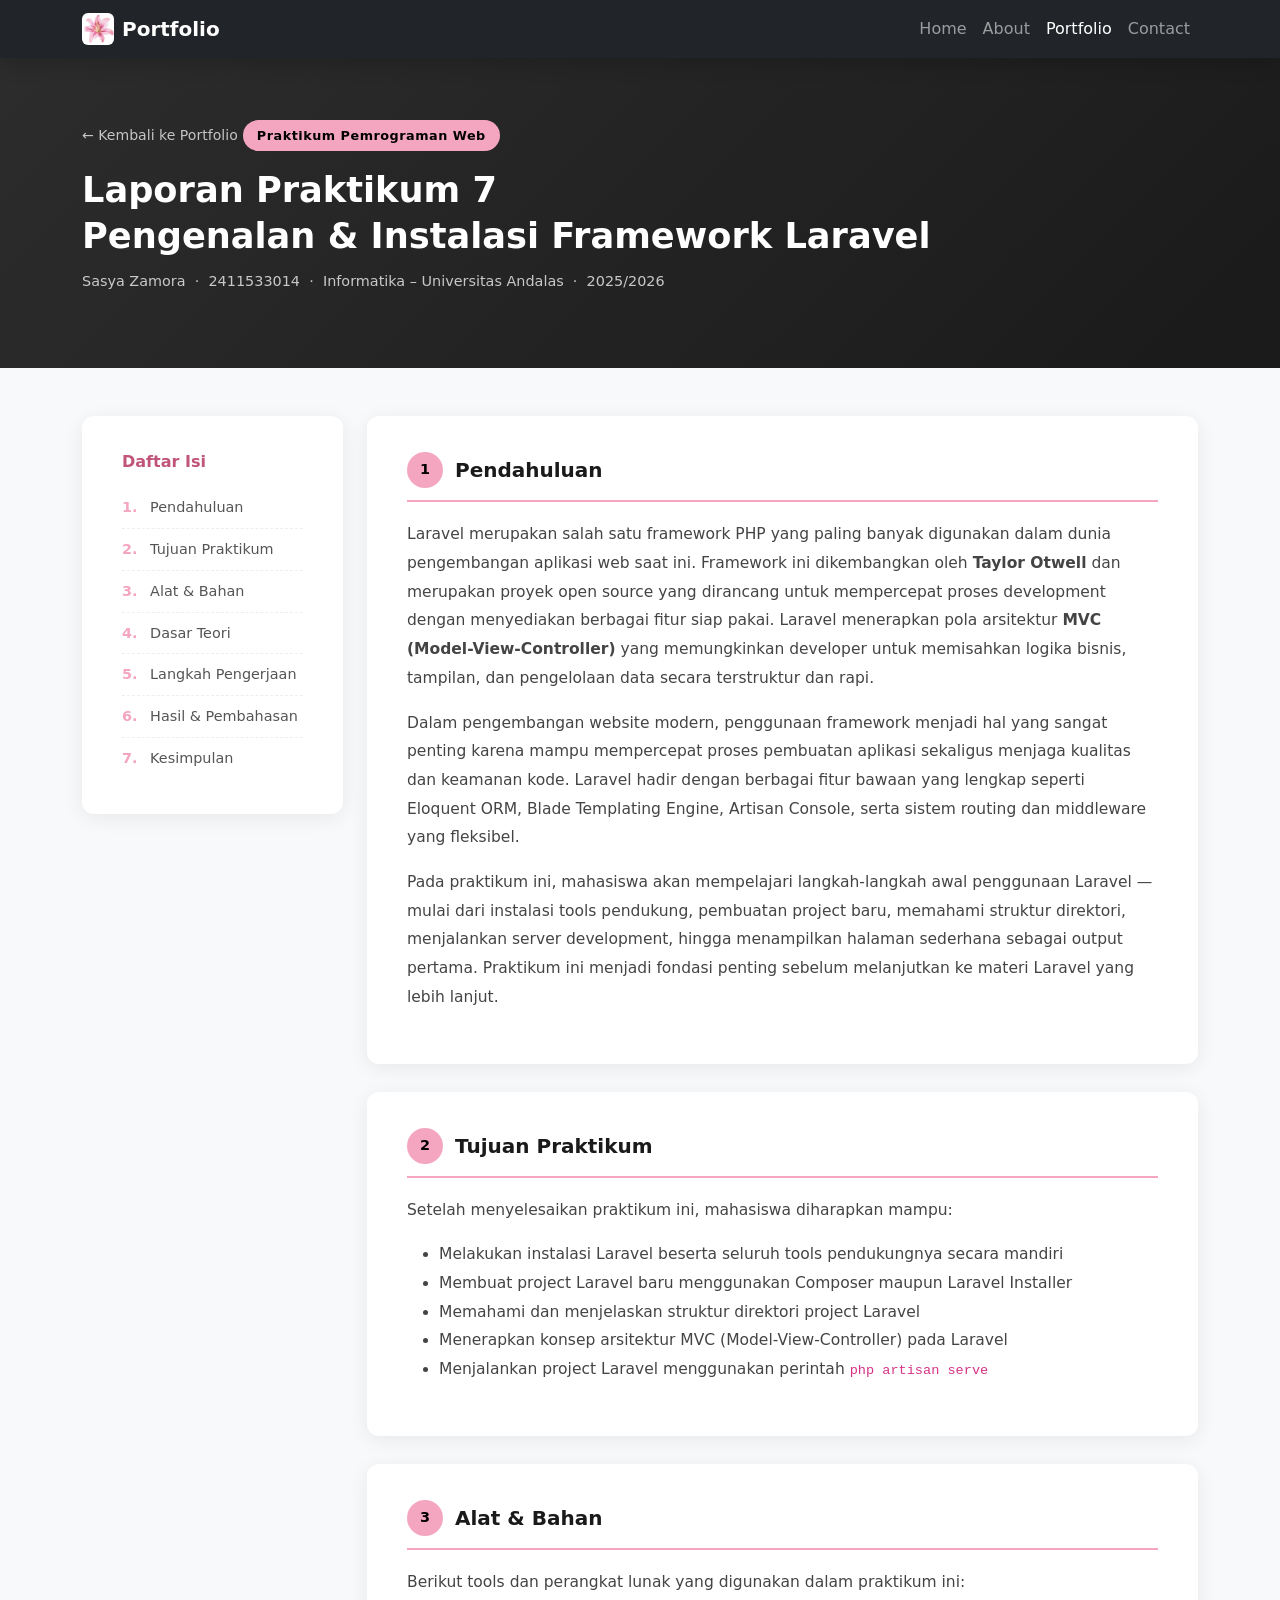
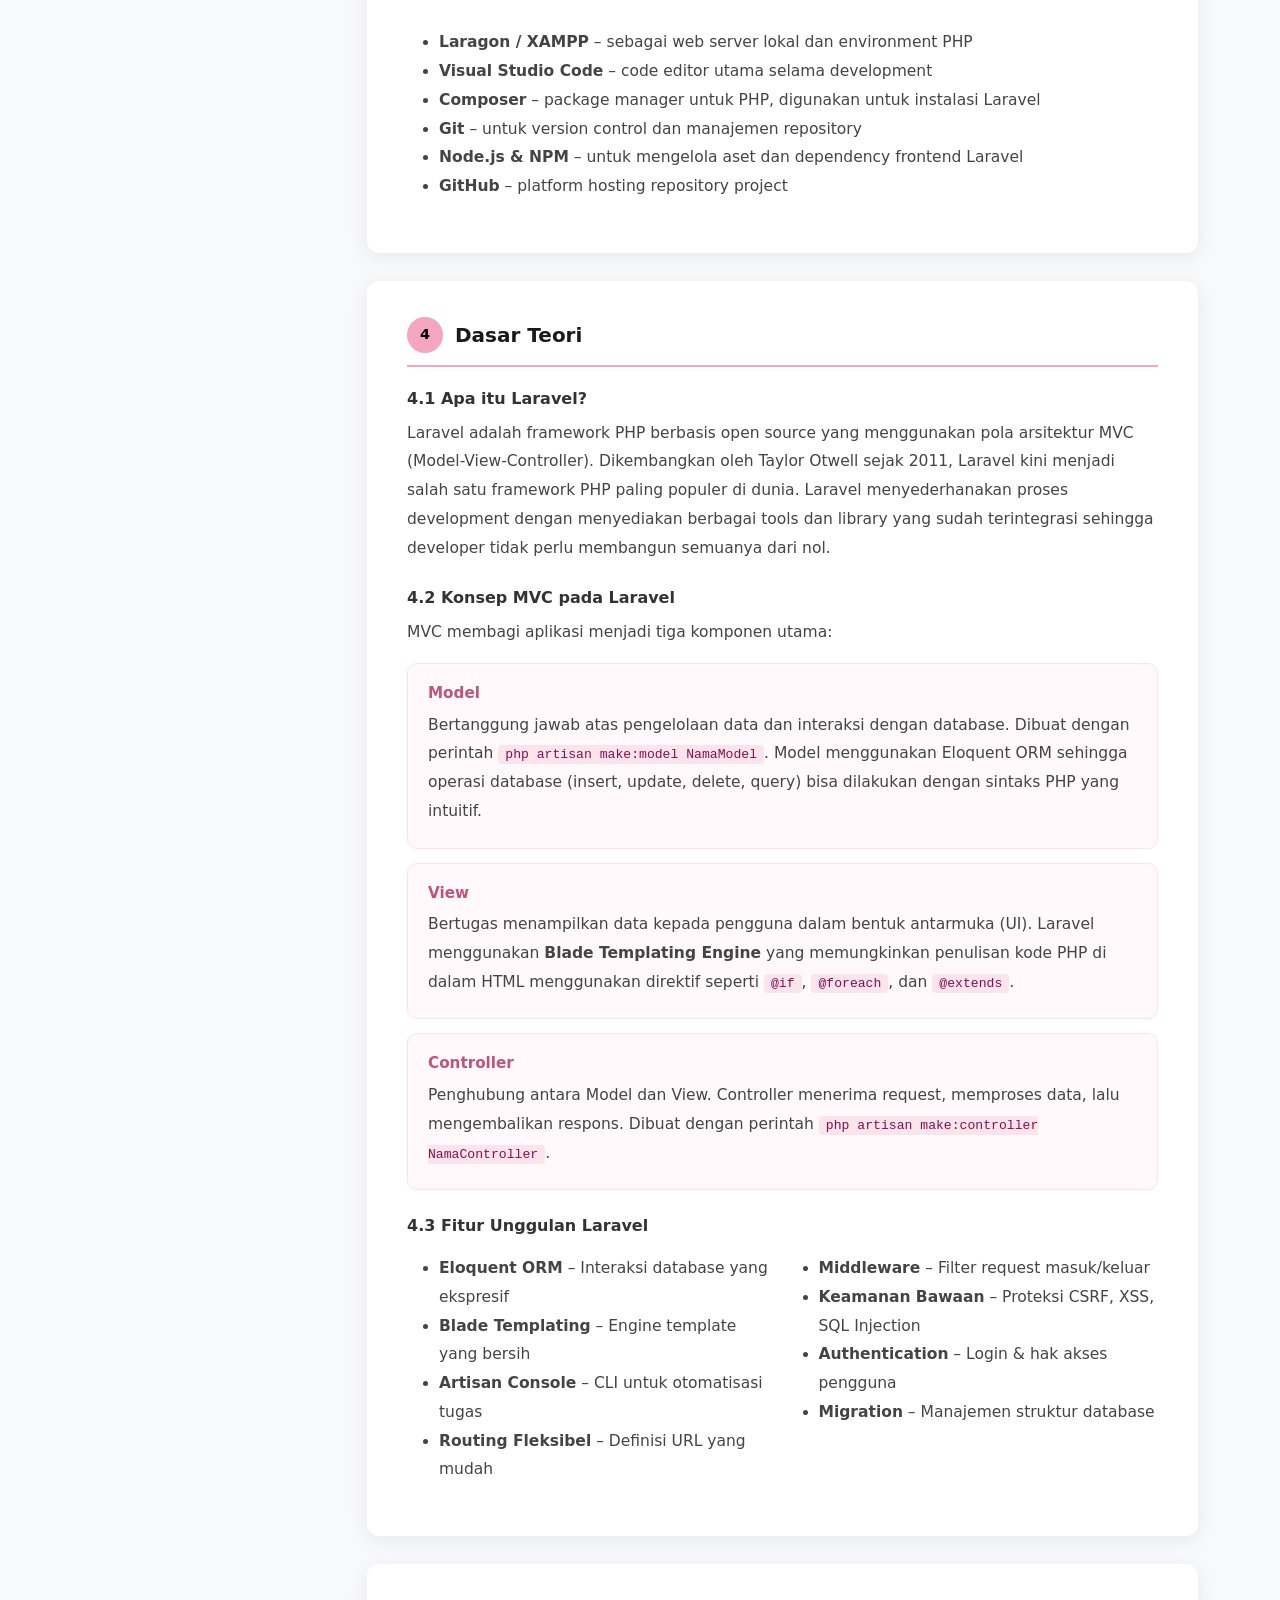
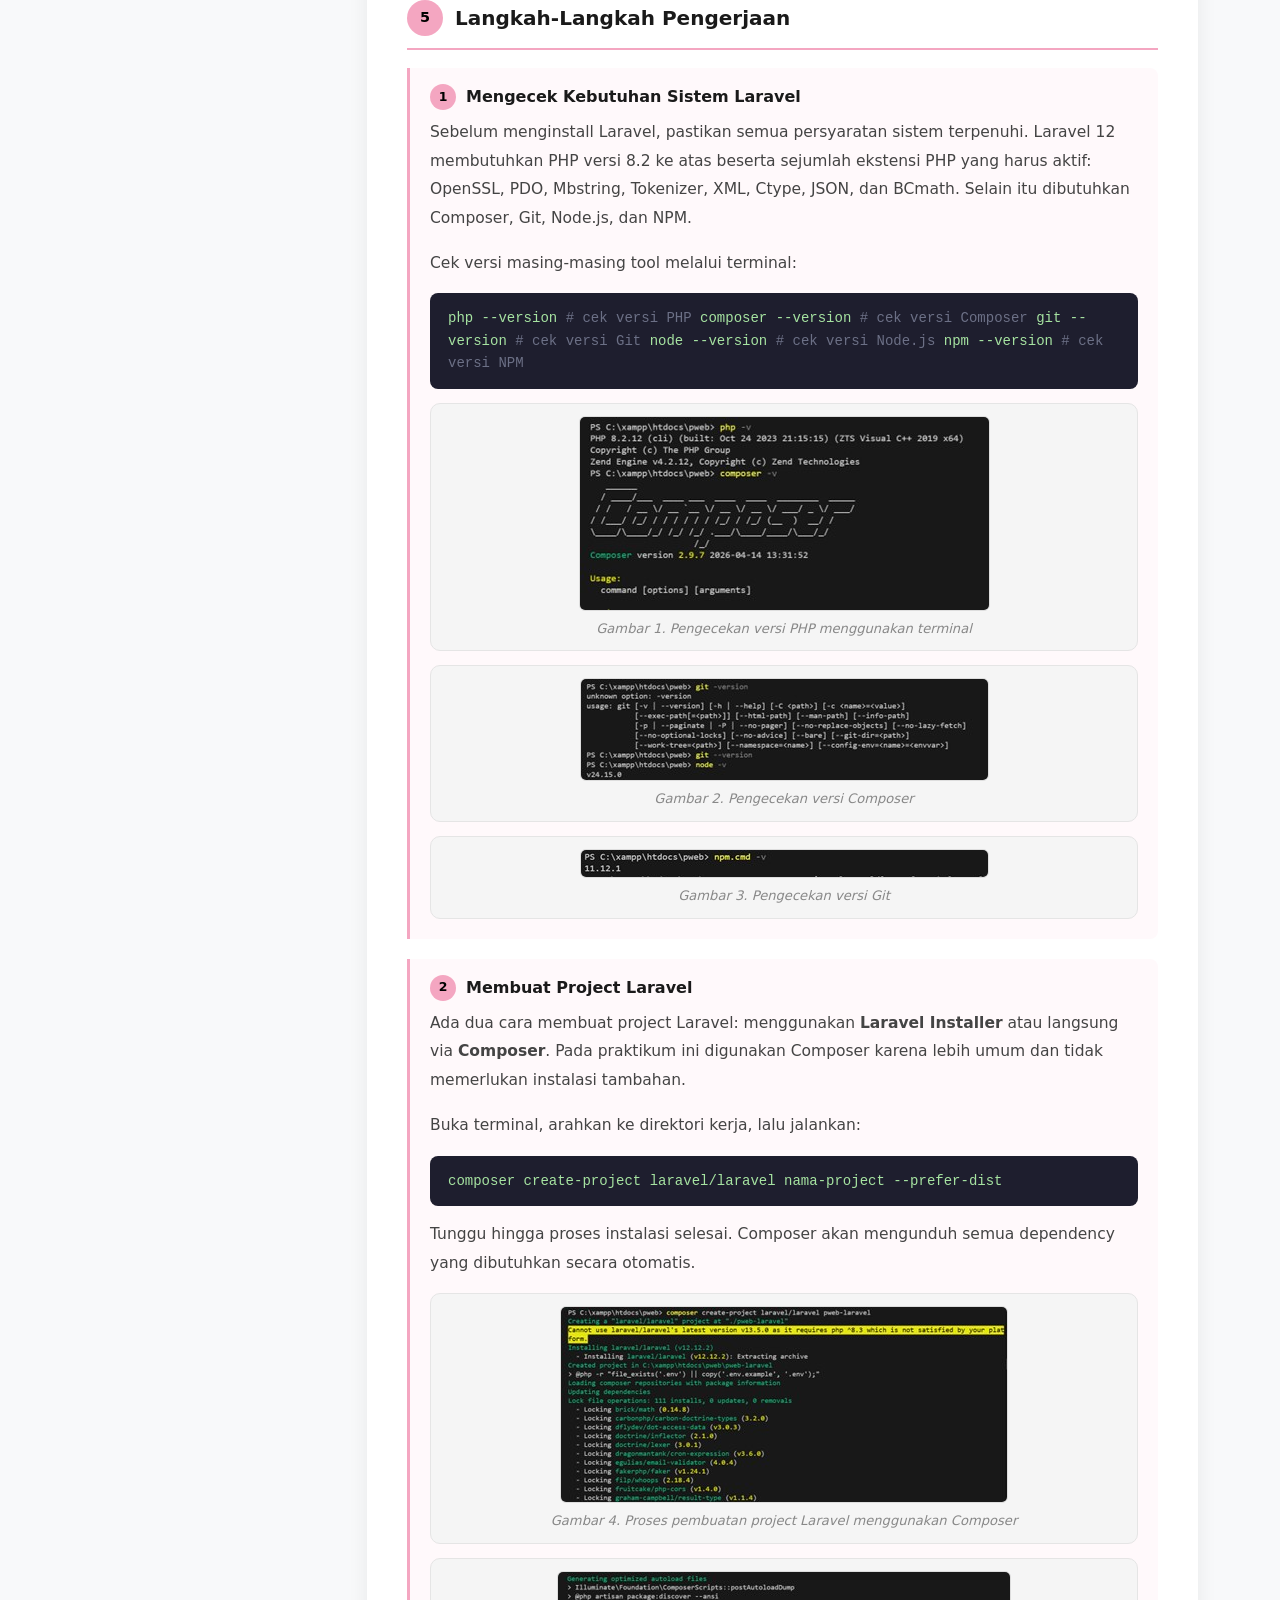
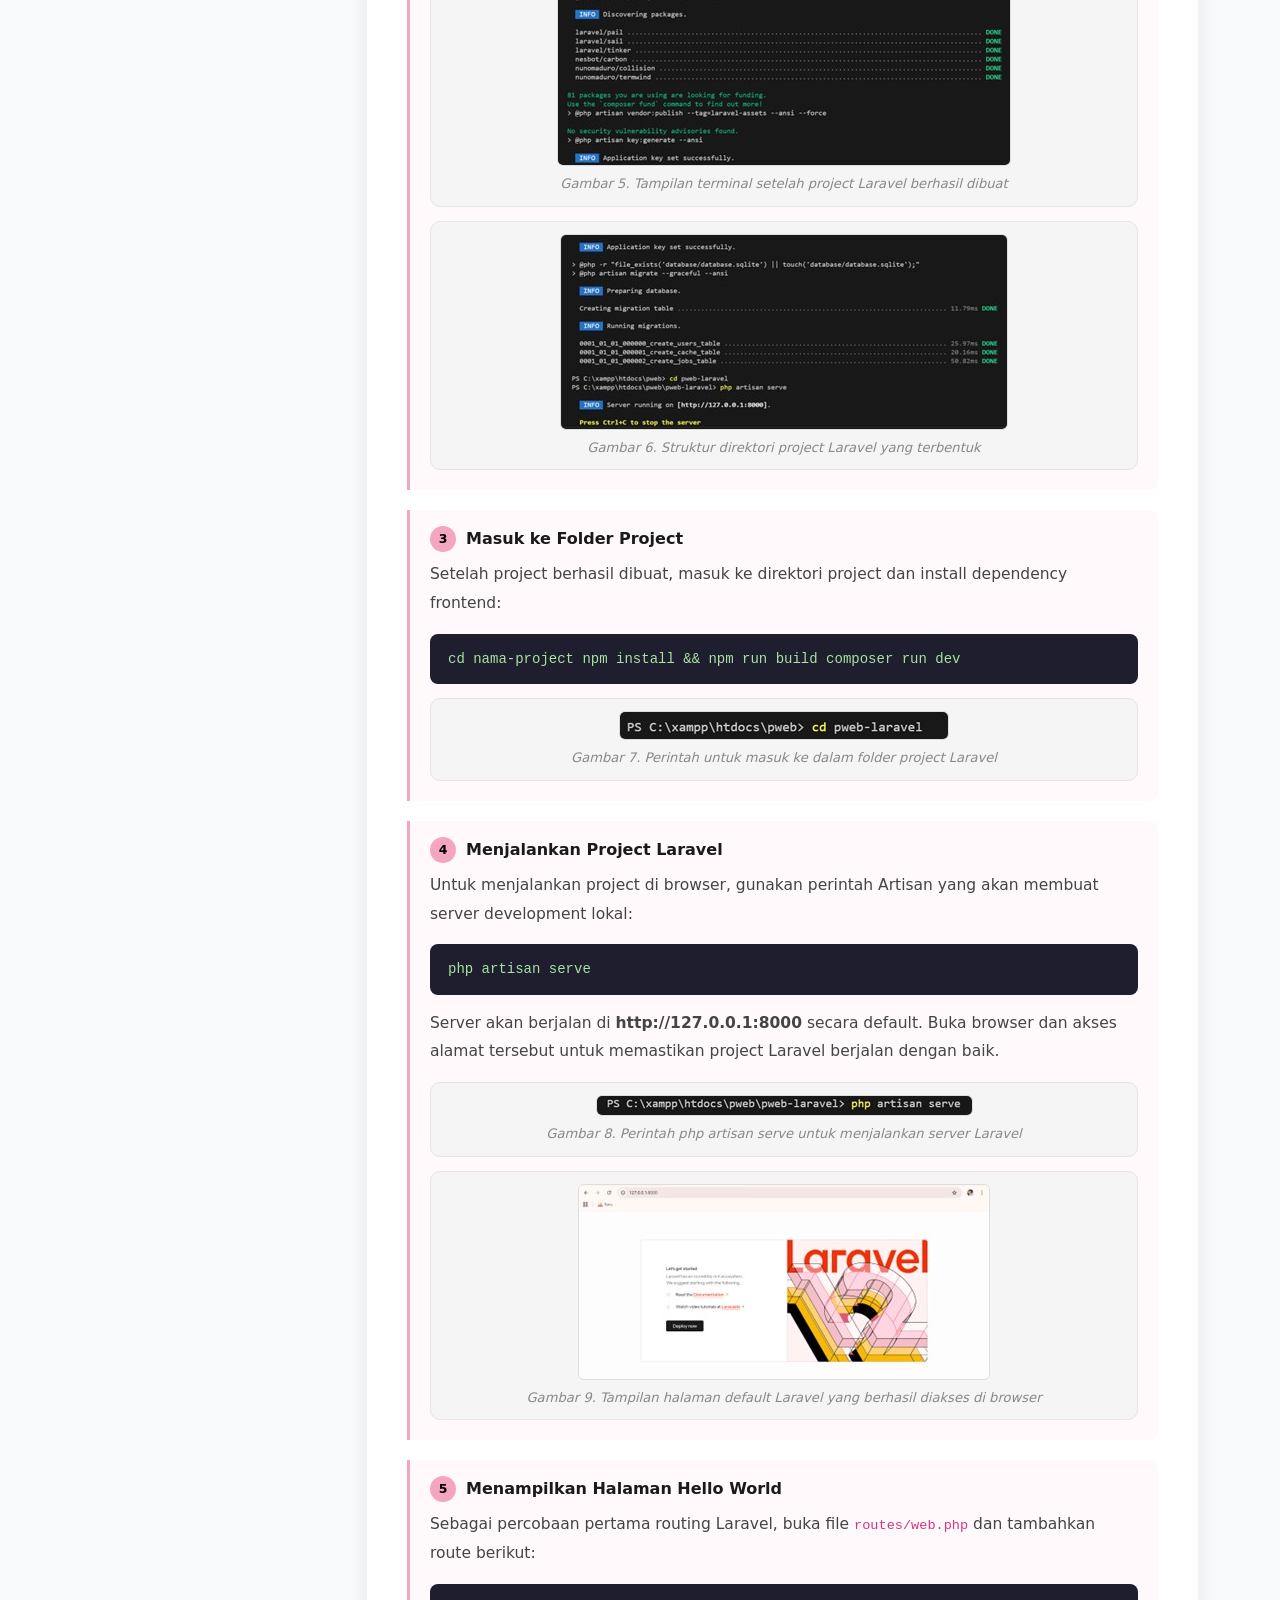
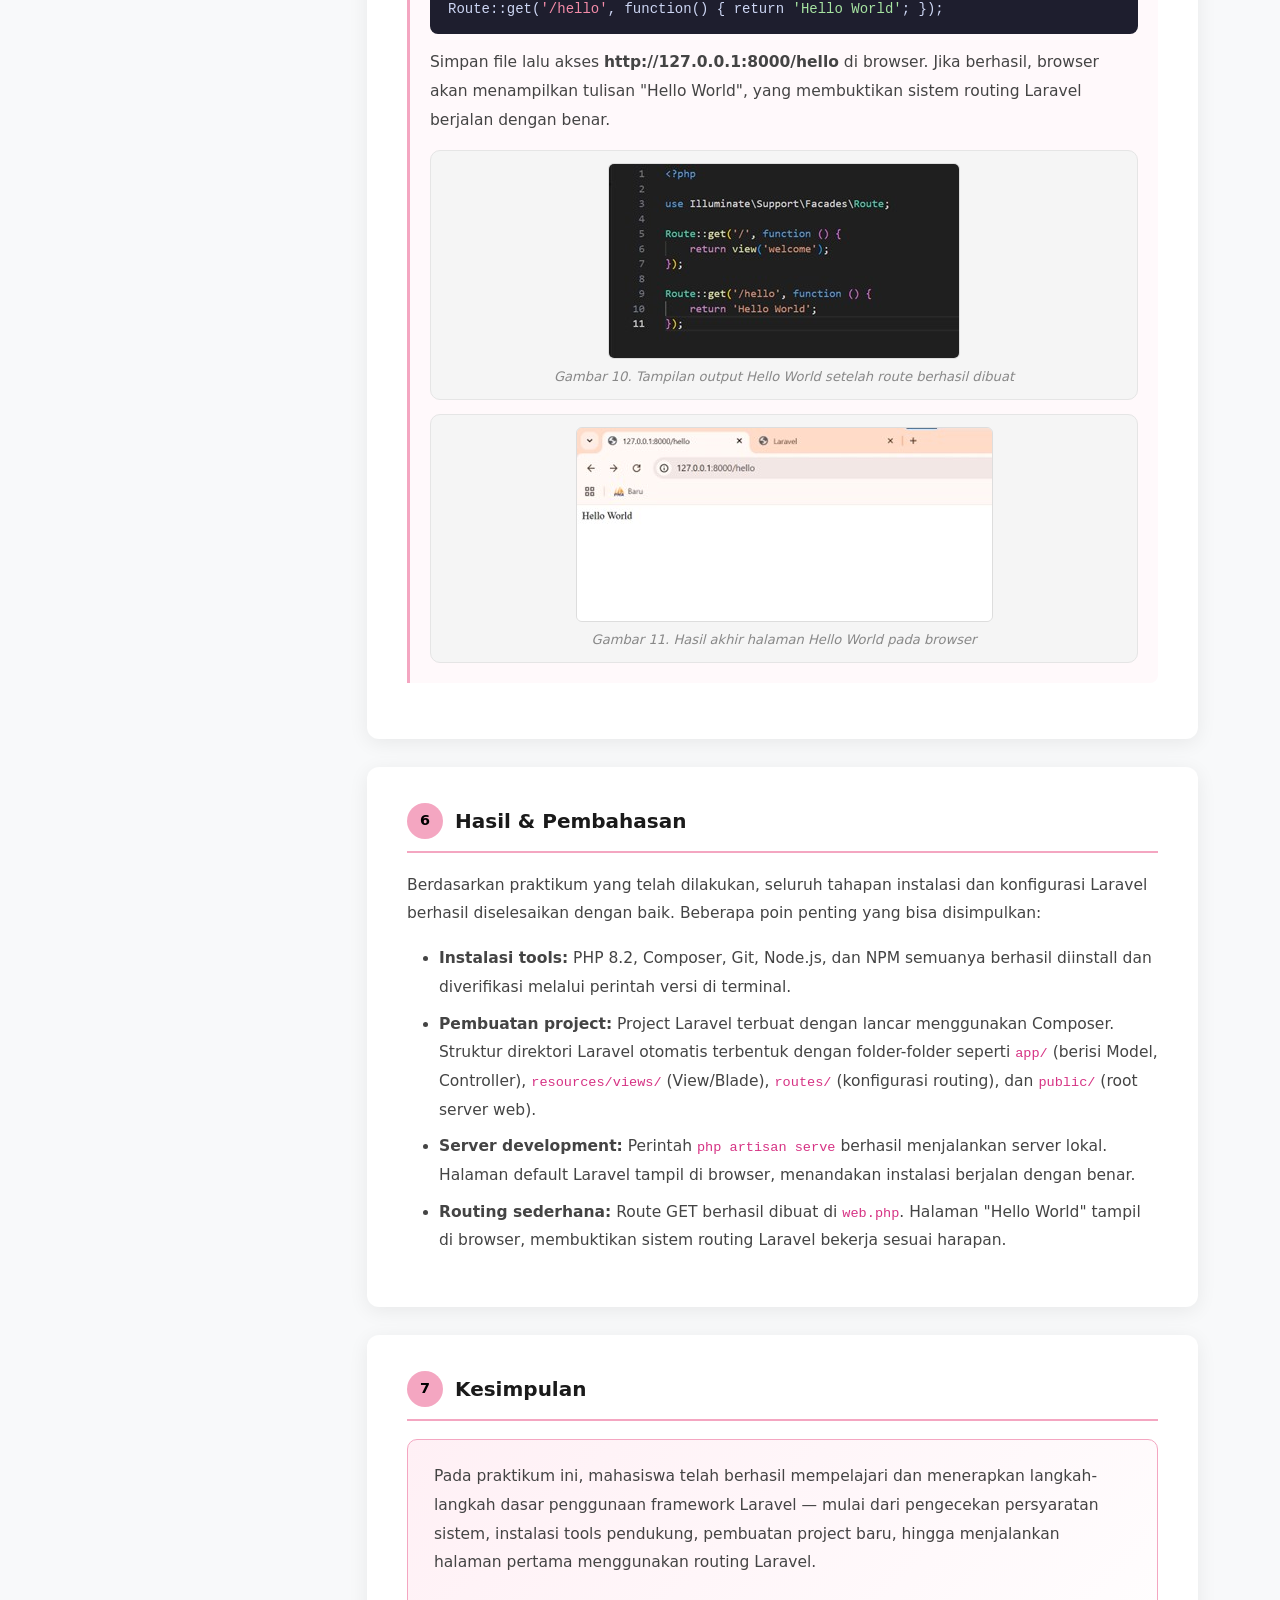
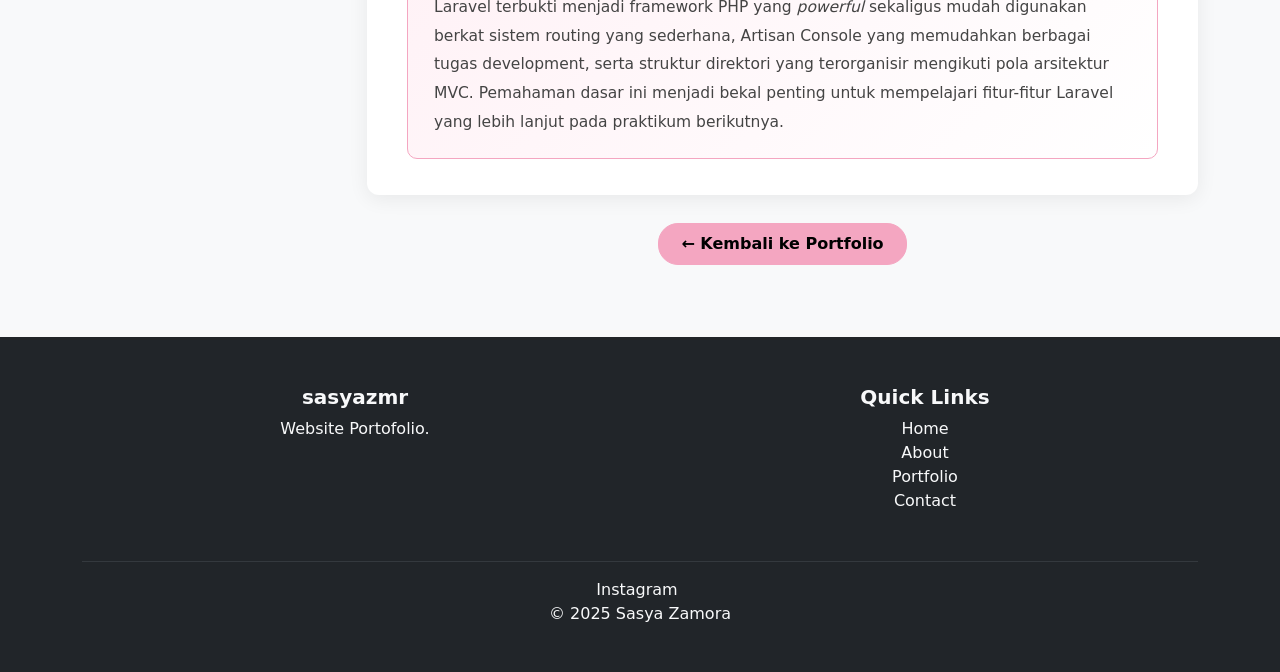
<file: laporan-praktikum-7.html>
<!DOCTYPE html>
<html lang="id">
<head>
    <meta charset="UTF-8">
    <meta name="viewport" content="width=device-width, initial-scale=1.0">
    <title>Laporan Praktikum 7 - Portofolio</title>

    <link href="https://cdn.jsdelivr.net/npm/bootstrap@5.3.3/dist/css/bootstrap.min.css" rel="stylesheet">
    <link rel="stylesheet" href="style.css">

    <style>
        body {
            background-color: #f8f9fa;
        }

        .laprak-hero {
            background: linear-gradient(135deg, #2d2d2d 0%, #1a1a1a 100%);
            padding: 120px 0 60px;
            color: white;
        }

        .laprak-hero .badge-subject {
            background-color: #f4a6c1;
            color: #000;
            font-size: 0.8rem;
            font-weight: 600;
            padding: 6px 14px;
            border-radius: 20px;
            display: inline-block;
            margin-bottom: 16px;
            letter-spacing: 0.5px;
        }

        .laprak-hero h1 {
            font-weight: 800;
            font-size: 2.2rem;
            line-height: 1.3;
        }

        .laprak-hero .meta-info {
            opacity: 0.75;
            font-size: 0.9rem;
            margin-top: 12px;
        }

        .content-card {
            background: #fff;
            border-radius: 12px;
            padding: 36px 40px;
            box-shadow: 0 4px 20px rgba(0,0,0,0.07);
            margin-bottom: 28px;
        }

        .section-number {
            display: inline-flex;
            align-items: center;
            justify-content: center;
            width: 36px;
            height: 36px;
            background-color: #f4a6c1;
            color: #000;
            border-radius: 50%;
            font-weight: 700;
            font-size: 0.9rem;
            margin-right: 12px;
            flex-shrink: 0;
        }

        .section-heading {
            display: flex;
            align-items: center;
            font-size: 1.25rem;
            font-weight: 700;
            color: #1a1a1a;
            margin-bottom: 18px;
            padding-bottom: 12px;
            border-bottom: 2px solid #f4a6c1;
        }

        .sub-heading {
            font-size: 1rem;
            font-weight: 700;
            color: #333;
            margin: 20px 0 8px;
        }

        .content-card p,
        .content-card li {
            line-height: 1.85;
            color: #444;
            font-size: 0.97rem;
        }

        .step-box {
            border-left: 3px solid #f4a6c1;
            padding: 16px 20px;
            background: #fff9fb;
            border-radius: 0 8px 8px 0;
            margin-bottom: 20px;
        }

        .step-box .step-title {
            font-weight: 700;
            color: #1a1a1a;
            margin-bottom: 8px;
            display: flex;
            align-items: center;
            gap: 10px;
        }

        .step-number-badge {
            background: #f4a6c1;
            color: #000;
            width: 26px;
            height: 26px;
            border-radius: 50%;
            display: inline-flex;
            align-items: center;
            justify-content: center;
            font-size: 0.78rem;
            font-weight: 700;
            flex-shrink: 0;
        }

        .code-block {
            background: #1e1e2e;
            color: #cdd6f4;
            border-radius: 8px;
            padding: 14px 18px;
            font-family: 'Courier New', Courier, monospace;
            font-size: 0.875rem;
            line-height: 1.6;
            overflow-x: auto;
            margin: 10px 0 14px;
        }

        .code-block .cmd {
            color: #a6e3a1;
        }

        .code-block .comment {
            color: #6c7086;
        }

        figure.screenshot {
            background: #f5f5f5;
            border: 1px solid #e5e5e5;
            border-radius: 10px;
            padding: 12px;
            margin: 14px 0 4px;
            text-align: center;
        }

        figure.screenshot img {
            max-width: 100%;
            border-radius: 6px;
            border: 1px solid #ddd;
            display: block;
            margin: 0 auto;
        }

        figcaption {
            font-size: 0.82rem;
            color: #888;
            font-style: italic;
            margin-top: 8px;
            text-align: center;
        }

        .tag-pill {
            display: inline-block;
            background: #fff0f5;
            border: 1px solid #f4a6c1;
            color: #c0547a;
            border-radius: 20px;
            padding: 4px 12px;
            font-size: 0.82rem;
            font-weight: 500;
            margin: 3px 2px;
        }

        .mvc-card {
            border: 1px solid #ffe0ec;
            border-radius: 10px;
            padding: 18px 20px;
            background: #fff9fb;
            margin-bottom: 14px;
        }

        .mvc-card .mvc-label {
            font-weight: 700;
            font-size: 0.95rem;
            color: #c0547a;
            margin-bottom: 6px;
        }

        .mvc-card code {
            background: #fce4ec;
            color: #880e4f;
            padding: 2px 7px;
            border-radius: 4px;
            font-size: 0.82rem;
        }

        .conclusion-box {
            background: linear-gradient(135deg, #fff0f5, #fff);
            border: 1px solid #f4a6c1;
            border-radius: 10px;
            padding: 22px 26px;
        }

        .toc-list {
            list-style: none;
            padding: 0;
            margin: 0;
        }

        .toc-list li {
            padding: 6px 0;
            border-bottom: 1px dashed #eee;
        }

        .toc-list li:last-child {
            border-bottom: none;
        }

        .toc-list a {
            color: #555;
            text-decoration: none;
            font-size: 0.9rem;
            transition: color 0.2s;
        }

        .toc-list a:hover {
            color: #f4a6c1;
        }

        .toc-list .toc-num {
            color: #f4a6c1;
            font-weight: 700;
            margin-right: 8px;
        }

        .back-btn {
            background-color: #f4a6c1;
            border-color: #f4a6c1;
            color: #000;
            font-weight: 600;
            border-radius: 20px;
            padding: 8px 22px;
        }

        .back-btn:hover {
            background-color: #e68fb0;
            border-color: #e68fb0;
            color: #000;
        }

        @media (max-width: 768px) {
            .content-card {
                padding: 24px 20px;
            }
            .laprak-hero h1 {
                font-size: 1.6rem;
            }
        }
    </style>
</head>
<body>

<!-- NAVBAR -->
<nav class="navbar navbar-expand-lg navbar-dark bg-dark fixed-top shadow">
    <div class="container">
        <a class="navbar-brand d-flex align-items-center fw-semibold" href="index.html">
            <img src="images/logo.jpeg" alt="Logo" width="32" height="32" class="me-2 rounded">
            Portfolio
        </a>
        <button class="navbar-toggler" type="button" data-bs-toggle="collapse" data-bs-target="#navMenu">
            <span class="navbar-toggler-icon"></span>
        </button>
        <div class="collapse navbar-collapse" id="navMenu">
            <ul class="navbar-nav ms-auto mb-2 mb-lg-0">
                <li class="nav-item"><a class="nav-link fw-medium" href="index.html">Home</a></li>
                <li class="nav-item"><a class="nav-link fw-medium" href="about.html">About</a></li>
                <li class="nav-item"><a class="nav-link active fw-medium" href="portfolio.html">Portfolio</a></li>
                <li class="nav-item"><a class="nav-link fw-medium" href="contact.html">Contact</a></li>
            </ul>
        </div>
    </div>
</nav>

<!-- HERO -->
<div class="laprak-hero">
    <div class="container">
        <a href="portfolio.html" class="text-decoration-none text-light opacity-75 d-inline-flex align-items-center gap-2 mb-3" style="font-size:0.88rem;">
            ← Kembali ke Portfolio
        </a>
        <div class="badge-subject">Praktikum Pemrograman Web</div>
        <h1>Laporan Praktikum 7<br>Pengenalan & Instalasi Framework Laravel</h1>
        <p class="meta-info">
            Sasya Zamora &nbsp;·&nbsp; 2411533014 &nbsp;·&nbsp; Informatika – Universitas Andalas &nbsp;·&nbsp; 2025/2026
        </p>
    </div>
</div>

<!-- MAIN CONTENT -->
<div class="container py-5">
    <div class="row g-4">

        <!-- TABLE OF CONTENTS (sidebar) -->
        <div class="col-lg-3 d-none d-lg-block">
            <div class="content-card sticky-top" style="top: 90px;">
                <h6 class="fw-bold mb-3" style="color:#c0547a;">Daftar Isi</h6>
                <ul class="toc-list">
                    <li><a href="#pendahuluan"><span class="toc-num">1.</span> Pendahuluan</a></li>
                    <li><a href="#tujuan"><span class="toc-num">2.</span> Tujuan Praktikum</a></li>
                    <li><a href="#alat"><span class="toc-num">3.</span> Alat & Bahan</a></li>
                    <li><a href="#teori"><span class="toc-num">4.</span> Dasar Teori</a></li>
                    <li><a href="#langkah"><span class="toc-num">5.</span> Langkah Pengerjaan</a></li>
                    <li><a href="#hasil"><span class="toc-num">6.</span> Hasil & Pembahasan</a></li>
                    <li><a href="#kesimpulan"><span class="toc-num">7.</span> Kesimpulan</a></li>
                </ul>
            </div>
        </div>

        <!-- CONTENT -->
        <div class="col-lg-9">

            <!-- 1. PENDAHULUAN -->
            <div class="content-card" id="pendahuluan">
                <div class="section-heading">
                    <span class="section-number">1</span> Pendahuluan
                </div>
                <p>
                    Laravel merupakan salah satu framework PHP yang paling banyak digunakan dalam
                    dunia pengembangan aplikasi web saat ini. Framework ini dikembangkan oleh
                    <strong>Taylor Otwell</strong> dan merupakan proyek open source yang dirancang untuk
                    mempercepat proses development dengan menyediakan berbagai fitur siap pakai.
                    Laravel menerapkan pola arsitektur <strong>MVC (Model-View-Controller)</strong> yang
                    memungkinkan developer untuk memisahkan logika bisnis, tampilan, dan pengelolaan
                    data secara terstruktur dan rapi.
                </p>
                <p>
                    Dalam pengembangan website modern, penggunaan framework menjadi hal yang sangat
                    penting karena mampu mempercepat proses pembuatan aplikasi sekaligus menjaga
                    kualitas dan keamanan kode. Laravel hadir dengan berbagai fitur bawaan yang lengkap
                    seperti Eloquent ORM, Blade Templating Engine, Artisan Console, serta sistem routing
                    dan middleware yang fleksibel.
                </p>
                <p>
                    Pada praktikum ini, mahasiswa akan mempelajari langkah-langkah awal penggunaan
                    Laravel — mulai dari instalasi tools pendukung, pembuatan project baru, memahami
                    struktur direktori, menjalankan server development, hingga menampilkan halaman
                    sederhana sebagai output pertama. Praktikum ini menjadi fondasi penting sebelum
                    melanjutkan ke materi Laravel yang lebih lanjut.
                </p>
            </div>

            <!-- 2. TUJUAN -->
            <div class="content-card" id="tujuan">
                <div class="section-heading">
                    <span class="section-number">2</span> Tujuan Praktikum
                </div>
                <p>Setelah menyelesaikan praktikum ini, mahasiswa diharapkan mampu:</p>
                <ul>
                    <li>Melakukan instalasi Laravel beserta seluruh tools pendukungnya secara mandiri</li>
                    <li>Membuat project Laravel baru menggunakan Composer maupun Laravel Installer</li>
                    <li>Memahami dan menjelaskan struktur direktori project Laravel</li>
                    <li>Menerapkan konsep arsitektur MVC (Model-View-Controller) pada Laravel</li>
                    <li>Menjalankan project Laravel menggunakan perintah <code>php artisan serve</code></li>
                </ul>
            </div>

            <!-- 3. ALAT & BAHAN -->
            <div class="content-card" id="alat">
                <div class="section-heading">
                    <span class="section-number">3</span> Alat & Bahan
                </div>
                <p>Berikut tools dan perangkat lunak yang digunakan dalam praktikum ini:</p>
                <div class="d-flex flex-wrap gap-1 mt-3">
                </div>
                <ul class="mt-3">
                    <li><strong>Laragon / XAMPP</strong> – sebagai web server lokal dan environment PHP</li>
                    <li><strong>Visual Studio Code</strong> – code editor utama selama development</li>
                    <li><strong>Composer</strong> – package manager untuk PHP, digunakan untuk instalasi Laravel</li>
                    <li><strong>Git</strong> – untuk version control dan manajemen repository</li>
                    <li><strong>Node.js & NPM</strong> – untuk mengelola aset dan dependency frontend Laravel</li>
                    <li><strong>GitHub</strong> – platform hosting repository project</li>
                </ul>
            </div>

            <!-- 4. DASAR TEORI -->
            <div class="content-card" id="teori">
                <div class="section-heading">
                    <span class="section-number">4</span> Dasar Teori
                </div>

                <div class="sub-heading">4.1 Apa itu Laravel?</div>
                <p>
                    Laravel adalah framework PHP berbasis open source yang menggunakan pola arsitektur
                    MVC (Model-View-Controller). Dikembangkan oleh Taylor Otwell sejak 2011, Laravel
                    kini menjadi salah satu framework PHP paling populer di dunia. Laravel
                    menyederhanakan proses development dengan menyediakan berbagai tools dan library
                    yang sudah terintegrasi sehingga developer tidak perlu membangun semuanya dari nol.
                </p>

                <div class="sub-heading mt-4">4.2 Konsep MVC pada Laravel</div>
                <p>MVC membagi aplikasi menjadi tiga komponen utama:</p>

                <div class="mvc-card">
                    <div class="mvc-label">Model</div>
                    <p class="mb-1">Bertanggung jawab atas pengelolaan data dan interaksi dengan database. Dibuat dengan perintah <code>php artisan make:model NamaModel</code>. Model menggunakan Eloquent ORM sehingga operasi database (insert, update, delete, query) bisa dilakukan dengan sintaks PHP yang intuitif.</p>
                </div>

                <div class="mvc-card">
                    <div class="mvc-label">View</div>
                    <p class="mb-1">Bertugas menampilkan data kepada pengguna dalam bentuk antarmuka (UI). Laravel menggunakan <strong>Blade Templating Engine</strong> yang memungkinkan penulisan kode PHP di dalam HTML menggunakan direktif seperti <code>@if</code>, <code>@foreach</code>, dan <code>@extends</code>.</p>
                </div>

                <div class="mvc-card">
                    <div class="mvc-label">Controller</div>
                    <p class="mb-1">Penghubung antara Model dan View. Controller menerima request, memproses data, lalu mengembalikan respons. Dibuat dengan perintah <code>php artisan make:controller NamaController</code>.</p>
                </div>

                <div class="sub-heading mt-4">4.3 Fitur Unggulan Laravel</div>
                <div class="row g-2 mt-1">
                    <div class="col-md-6">
                        <ul>
                            <li><strong>Eloquent ORM</strong> – Interaksi database yang ekspresif</li>
                            <li><strong>Blade Templating</strong> – Engine template yang bersih</li>
                            <li><strong>Artisan Console</strong> – CLI untuk otomatisasi tugas</li>
                            <li><strong>Routing Fleksibel</strong> – Definisi URL yang mudah</li>
                        </ul>
                    </div>
                    <div class="col-md-6">
                        <ul>
                            <li><strong>Middleware</strong> – Filter request masuk/keluar</li>
                            <li><strong>Keamanan Bawaan</strong> – Proteksi CSRF, XSS, SQL Injection</li>
                            <li><strong>Authentication</strong> – Login & hak akses pengguna</li>
                            <li><strong>Migration</strong> – Manajemen struktur database</li>
                        </ul>
                    </div>
                </div>
            </div>

            <!-- 5. LANGKAH PENGERJAAN -->
            <div class="content-card" id="langkah">
                <div class="section-heading">
                    <span class="section-number">5</span> Langkah-Langkah Pengerjaan
                </div>

                <!-- STEP 1 -->
                <div class="step-box">
                    <div class="step-title">
                        <span class="step-number-badge">1</span>
                        Mengecek Kebutuhan Sistem Laravel
                    </div>
                    <p>
                        Sebelum menginstall Laravel, pastikan semua persyaratan sistem terpenuhi.
                        Laravel 12 membutuhkan PHP versi 8.2 ke atas beserta sejumlah ekstensi PHP
                        yang harus aktif: OpenSSL, PDO, Mbstring, Tokenizer, XML, Ctype, JSON, dan BCmath.
                        Selain itu dibutuhkan Composer, Git, Node.js, dan NPM.
                    </p>
                    <p>Cek versi masing-masing tool melalui terminal:</p>
                    <div class="code-block">
<span class="cmd">php --version</span>       <span class="comment"># cek versi PHP</span>
<span class="cmd">composer --version</span>  <span class="comment"># cek versi Composer</span>
<span class="cmd">git --version</span>       <span class="comment"># cek versi Git</span>
<span class="cmd">node --version</span>      <span class="comment"># cek versi Node.js</span>
<span class="cmd">npm --version</span>       <span class="comment"># cek versi NPM</span>
                    </div>

                    <figure class="screenshot">
                        <img src="./images/img1.jpg" alt="Gambar 1. Pengecekan versi PHP menggunakan terminal">
                        <figcaption>Gambar 1. Pengecekan versi PHP menggunakan terminal</figcaption>
                    </figure>

                    <figure class="screenshot">
                        <img src="./images/img2.jpg" alt="Gambar 2. Pengecekan versi Composer">
                        <figcaption>Gambar 2. Pengecekan versi Composer</figcaption>
                    </figure>

                    <figure class="screenshot">
                        <img src="./images/img3.jpg" alt="Gambar 3. Pengecekan versi Git">
                        <figcaption>Gambar 3. Pengecekan versi Git</figcaption>
                    </figure>
                </div>

                <!-- STEP 2 -->
                <div class="step-box">
                    <div class="step-title">
                        <span class="step-number-badge">2</span>
                        Membuat Project Laravel
                    </div>
                    <p>
                        Ada dua cara membuat project Laravel: menggunakan <strong>Laravel Installer</strong>
                        atau langsung via <strong>Composer</strong>. Pada praktikum ini digunakan Composer
                        karena lebih umum dan tidak memerlukan instalasi tambahan.
                    </p>
                    <p>Buka terminal, arahkan ke direktori kerja, lalu jalankan:</p>
                    <div class="code-block">
<span class="cmd">composer create-project laravel/laravel nama-project --prefer-dist</span>
                    </div>
                    <p>Tunggu hingga proses instalasi selesai. Composer akan mengunduh semua dependency yang dibutuhkan secara otomatis.</p>

                    <figure class="screenshot">
                        <img src="./images/img4.jpg" alt="Gambar 4. Proses pembuatan project Laravel menggunakan Composer">
                        <figcaption>Gambar 4. Proses pembuatan project Laravel menggunakan Composer</figcaption>
                    </figure>

                    <figure class="screenshot">
                        <img src="./images/img5.jpg" alt="Gambar 5. Tampilan terminal setelah project Laravel berhasil dibuat">
                        <figcaption>Gambar 5. Tampilan terminal setelah project Laravel berhasil dibuat</figcaption>
                    </figure>

                    <figure class="screenshot">
                        <img src="./images/img6.jpg" alt="Gambar 6. Struktur direktori project Laravel yang terbentuk">
                        <figcaption>Gambar 6. Struktur direktori project Laravel yang terbentuk</figcaption>
                    </figure>
                </div>

                <!-- STEP 3 -->
                <div class="step-box">
                    <div class="step-title">
                        <span class="step-number-badge">3</span>
                        Masuk ke Folder Project
                    </div>
                    <p>Setelah project berhasil dibuat, masuk ke direktori project dan install dependency frontend:</p>
                    <div class="code-block">
<span class="cmd">cd nama-project</span>
<span class="cmd">npm install && npm run build</span>
<span class="cmd">composer run dev</span>
                    </div>

                    <figure class="screenshot">
                        <img src="./images/img7.jpg" alt="Gambar 7. Perintah untuk masuk ke dalam folder project Laravel">
                        <figcaption>Gambar 7. Perintah untuk masuk ke dalam folder project Laravel</figcaption>
                    </figure>
                </div>

                <!-- STEP 4 -->
                <div class="step-box">
                    <div class="step-title">
                        <span class="step-number-badge">4</span>
                        Menjalankan Project Laravel
                    </div>
                    <p>
                        Untuk menjalankan project di browser, gunakan perintah Artisan yang akan
                        membuat server development lokal:
                    </p>
                    <div class="code-block">
<span class="cmd">php artisan serve</span>
                    </div>
                    <p>
                        Server akan berjalan di <strong>http://127.0.0.1:8000</strong> secara default.
                        Buka browser dan akses alamat tersebut untuk memastikan project Laravel berjalan dengan baik.
                    </p>

                    <figure class="screenshot">
                        <img src="./images/img8.jpg" alt="Gambar 8. Perintah php artisan serve untuk menjalankan server Laravel">
                        <figcaption>Gambar 8. Perintah php artisan serve untuk menjalankan server Laravel</figcaption>
                    </figure>

                    <figure class="screenshot">
                        <img src="./images/img9.jpg" alt="Gambar 9. Tampilan halaman default Laravel yang berhasil diakses di browser">
                        <figcaption>Gambar 9. Tampilan halaman default Laravel yang berhasil diakses di browser</figcaption>
                    </figure>
                </div>

                <!-- STEP 5 -->
                <div class="step-box">
                    <div class="step-title">
                        <span class="step-number-badge">5</span>
                        Menampilkan Halaman Hello World
                    </div>
                    <p>
                        Sebagai percobaan pertama routing Laravel, buka file <code>routes/web.php</code>
                        dan tambahkan route berikut:
                    </p>
                    <div class="code-block">
Route::get(<span style="color:#f38ba8;">'/hello'</span>, function() {
    return <span style="color:#a6e3a1;">'Hello World'</span>;
});
                    </div>
                    <p>
                        Simpan file lalu akses <strong>http://127.0.0.1:8000/hello</strong> di browser.
                        Jika berhasil, browser akan menampilkan tulisan "Hello World", yang membuktikan
                        sistem routing Laravel berjalan dengan benar.
                    </p>

                    <figure class="screenshot">
                        <img src="./images/img10.jpg" alt="Gambar 10. Tampilan output Hello World setelah route berhasil dibuat">
                        <figcaption>Gambar 10. Tampilan output Hello World setelah route berhasil dibuat</figcaption>
                    </figure>

                    <figure class="screenshot">
                        <img src="./images/img11.jpg" alt="Gambar 11. Hasil akhir halaman Hello World pada browser">
                        <figcaption>Gambar 11. Hasil akhir halaman Hello World pada browser</figcaption>
                    </figure>
                </div>

            </div>

            <!-- 6. HASIL & PEMBAHASAN -->
            <div class="content-card" id="hasil">
                <div class="section-heading">
                    <span class="section-number">6</span> Hasil & Pembahasan
                </div>
                <p>
                    Berdasarkan praktikum yang telah dilakukan, seluruh tahapan instalasi dan
                    konfigurasi Laravel berhasil diselesaikan dengan baik. Beberapa poin penting
                    yang bisa disimpulkan:
                </p>
                <ul>
                    <li>
                        <strong>Instalasi tools:</strong> PHP 8.2, Composer, Git, Node.js, dan NPM
                        semuanya berhasil diinstall dan diverifikasi melalui perintah versi di terminal.
                    </li>
                    <li class="mt-2">
                        <strong>Pembuatan project:</strong> Project Laravel terbuat dengan lancar menggunakan
                        Composer. Struktur direktori Laravel otomatis terbentuk dengan folder-folder seperti
                        <code>app/</code> (berisi Model, Controller), <code>resources/views/</code> (View/Blade),
                        <code>routes/</code> (konfigurasi routing), dan <code>public/</code> (root server web).
                    </li>
                    <li class="mt-2">
                        <strong>Server development:</strong> Perintah <code>php artisan serve</code> berhasil
                        menjalankan server lokal. Halaman default Laravel tampil di browser, menandakan
                        instalasi berjalan dengan benar.
                    </li>
                    <li class="mt-2">
                        <strong>Routing sederhana:</strong> Route GET berhasil dibuat di <code>web.php</code>.
                        Halaman "Hello World" tampil di browser, membuktikan sistem routing Laravel
                        bekerja sesuai harapan.
                    </li>
                </ul>
            </div>

            <!-- 7. KESIMPULAN -->
            <div class="content-card" id="kesimpulan">
                <div class="section-heading">
                    <span class="section-number">7</span> Kesimpulan
                </div>
                <div class="conclusion-box">
                    <p>
                        Pada praktikum ini, mahasiswa telah berhasil mempelajari dan menerapkan
                        langkah-langkah dasar penggunaan framework Laravel — mulai dari pengecekan
                        persyaratan sistem, instalasi tools pendukung, pembuatan project baru,
                        hingga menjalankan halaman pertama menggunakan routing Laravel.
                    </p>
                    <p class="mb-0">
                        Laravel terbukti menjadi framework PHP yang <em>powerful</em> sekaligus mudah
                        digunakan berkat sistem routing yang sederhana, Artisan Console yang
                        memudahkan berbagai tugas development, serta struktur direktori yang
                        terorganisir mengikuti pola arsitektur MVC. Pemahaman dasar ini menjadi
                        bekal penting untuk mempelajari fitur-fitur Laravel yang lebih lanjut
                        pada praktikum berikutnya.
                    </p>
                </div>
            </div>

            <!-- BACK BUTTON -->
            <div class="text-center mt-2 mb-4">
                <a href="portfolio.html" class="btn back-btn">← Kembali ke Portfolio</a>
            </div>

        </div><!-- end col -->
    </div><!-- end row -->
</div><!-- end container -->

<!-- FOOTER -->
<footer class="bg-dark text-light pt-5">
    <div class="container">
        <div class="row">
            <div class="col-md-6 mb-3">
                <h5 class="fw-bold">sasyazmr</h5>
                <p>Website Portofolio.</p>
            </div>
            <div class="col-md-6 mb-3">
                <h5 class="fw-bold">Quick Links</h5>
                <ul class="list-unstyled">
                    <li><a href="index.html" class="text-light text-decoration-none">Home</a></li>
                    <li><a href="about.html" class="text-light text-decoration-none">About</a></li>
                    <li><a href="portfolio.html" class="text-light text-decoration-none">Portfolio</a></li>
                    <li><a href="contact.html" class="text-light text-decoration-none">Contact</a></li>
                </ul>
            </div>
        </div>
        <hr class="border-secondary">
        <div class="text-center pb-3">
            <a href="https://www.instagram.com/sasyaaazmr/" class="text-light text-decoration-none me-3">Instagram</a>
            <p class="mb-0">&copy; 2025 Sasya Zamora</p>
        </div>
    </div>
</footer>

<script src="https://cdn.jsdelivr.net/npm/bootstrap@5.3.3/dist/js/bootstrap.bundle.min.js"></script>

<!-- Smooth scroll for TOC -->
<script>
    document.querySelectorAll('.toc-list a').forEach(link => {
        link.addEventListener('click', function(e) {
            e.preventDefault();
            const target = document.querySelector(this.getAttribute('href'));
            if (target) {
                window.scrollTo({ top: target.offsetTop - 85, behavior: 'smooth' });
            }
        });
    });
</script>

</body>
</html>
</file>
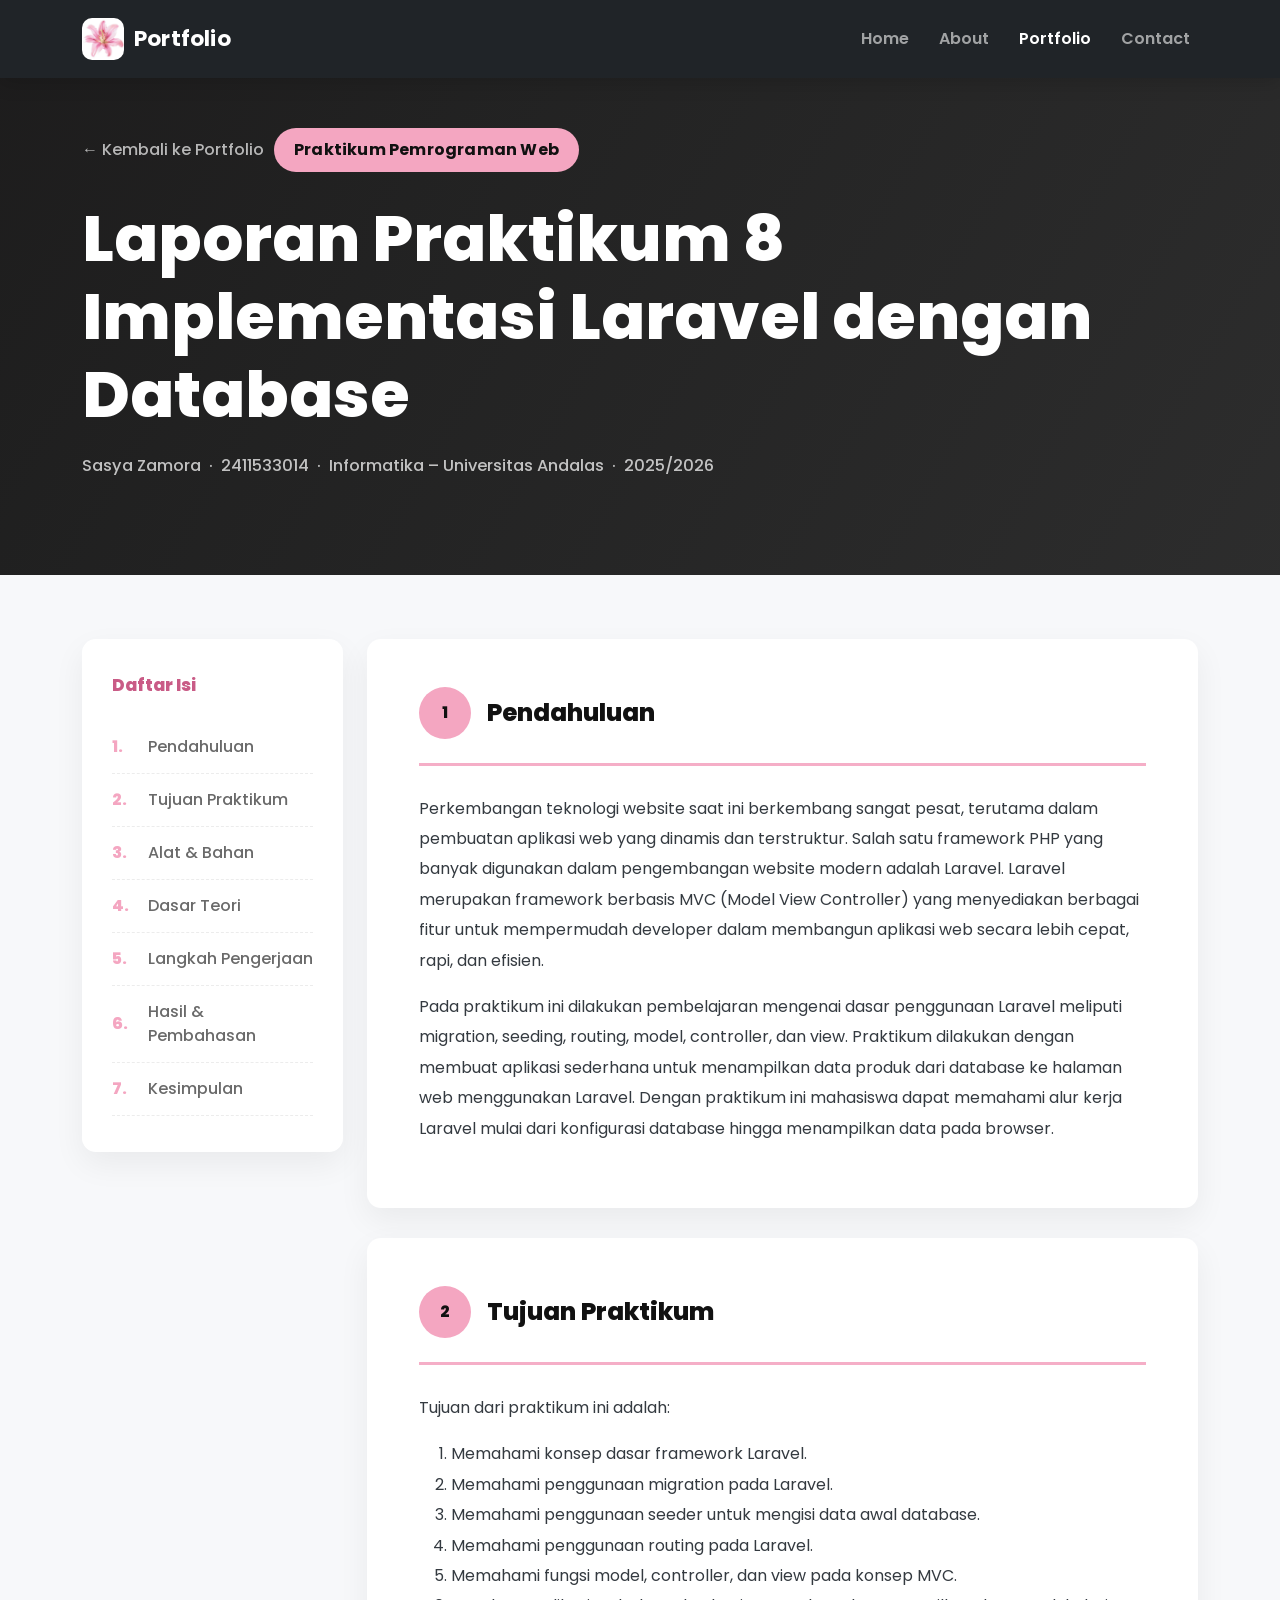
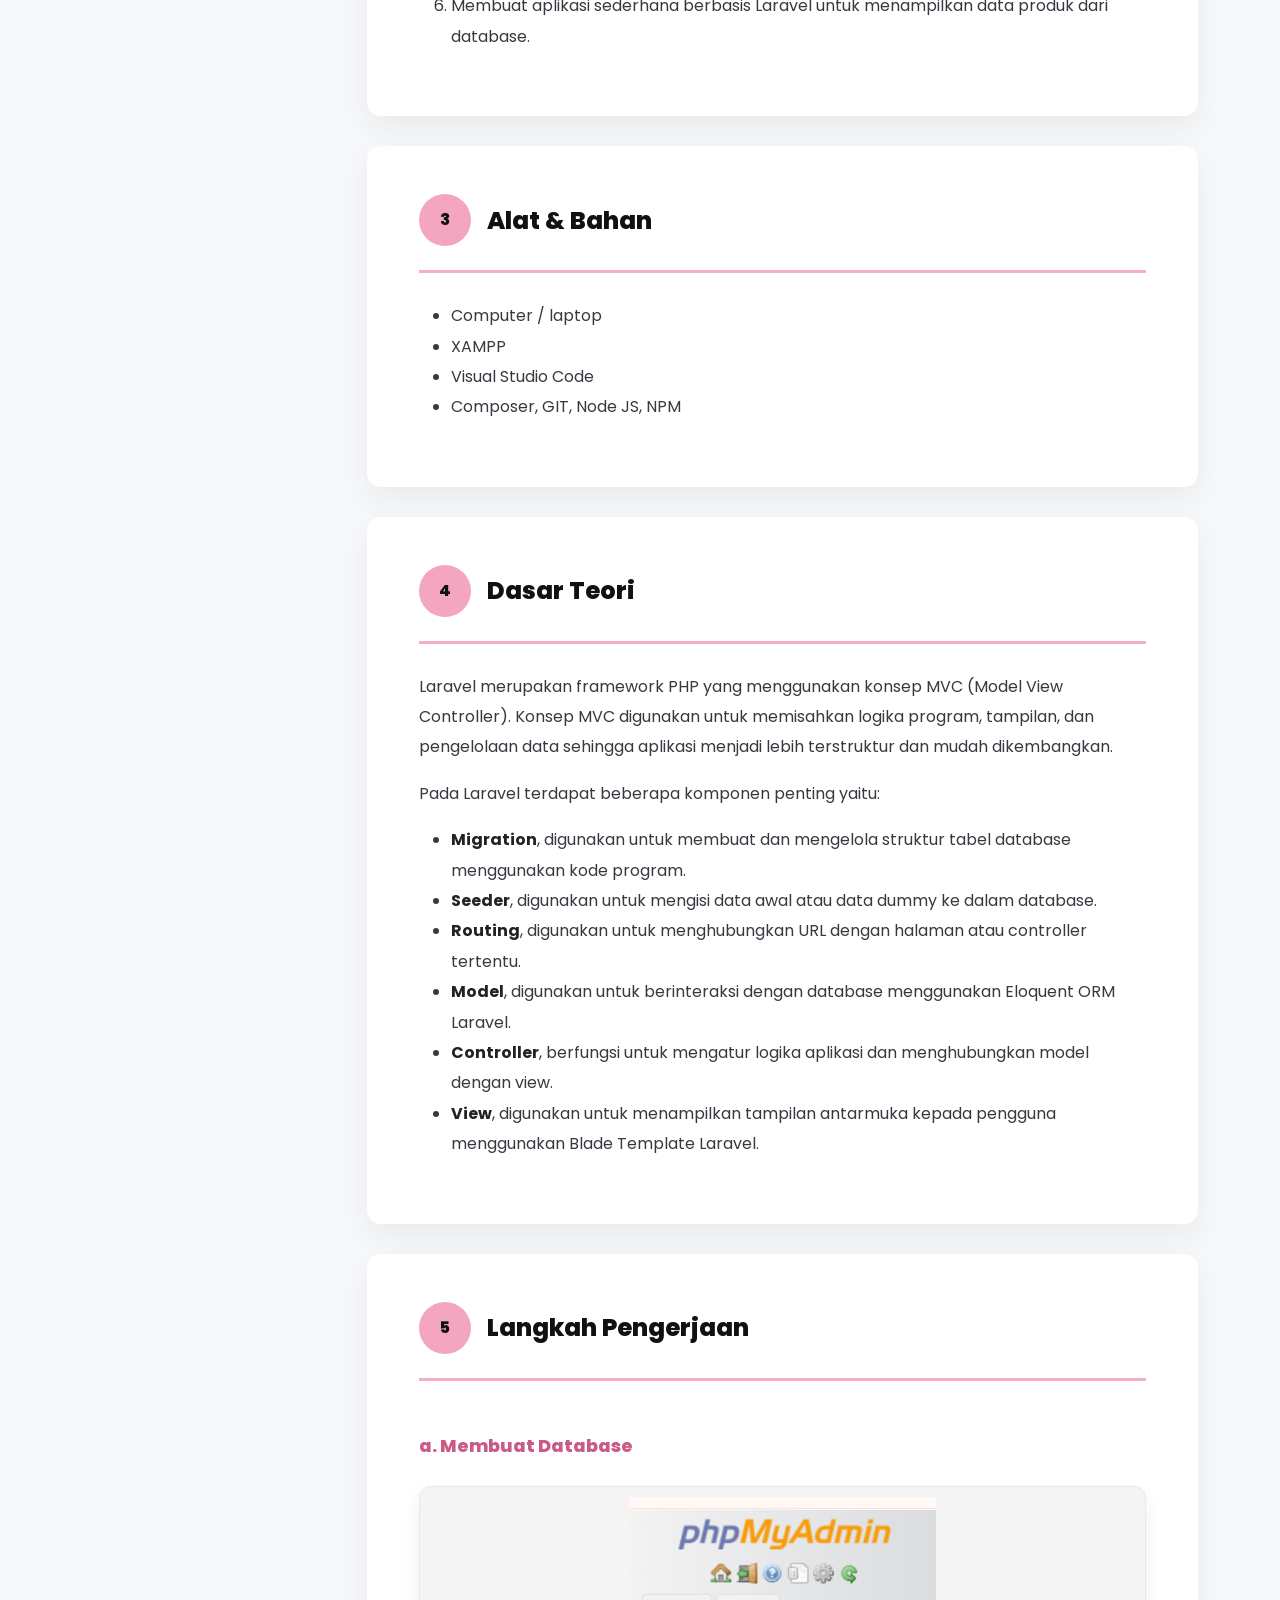
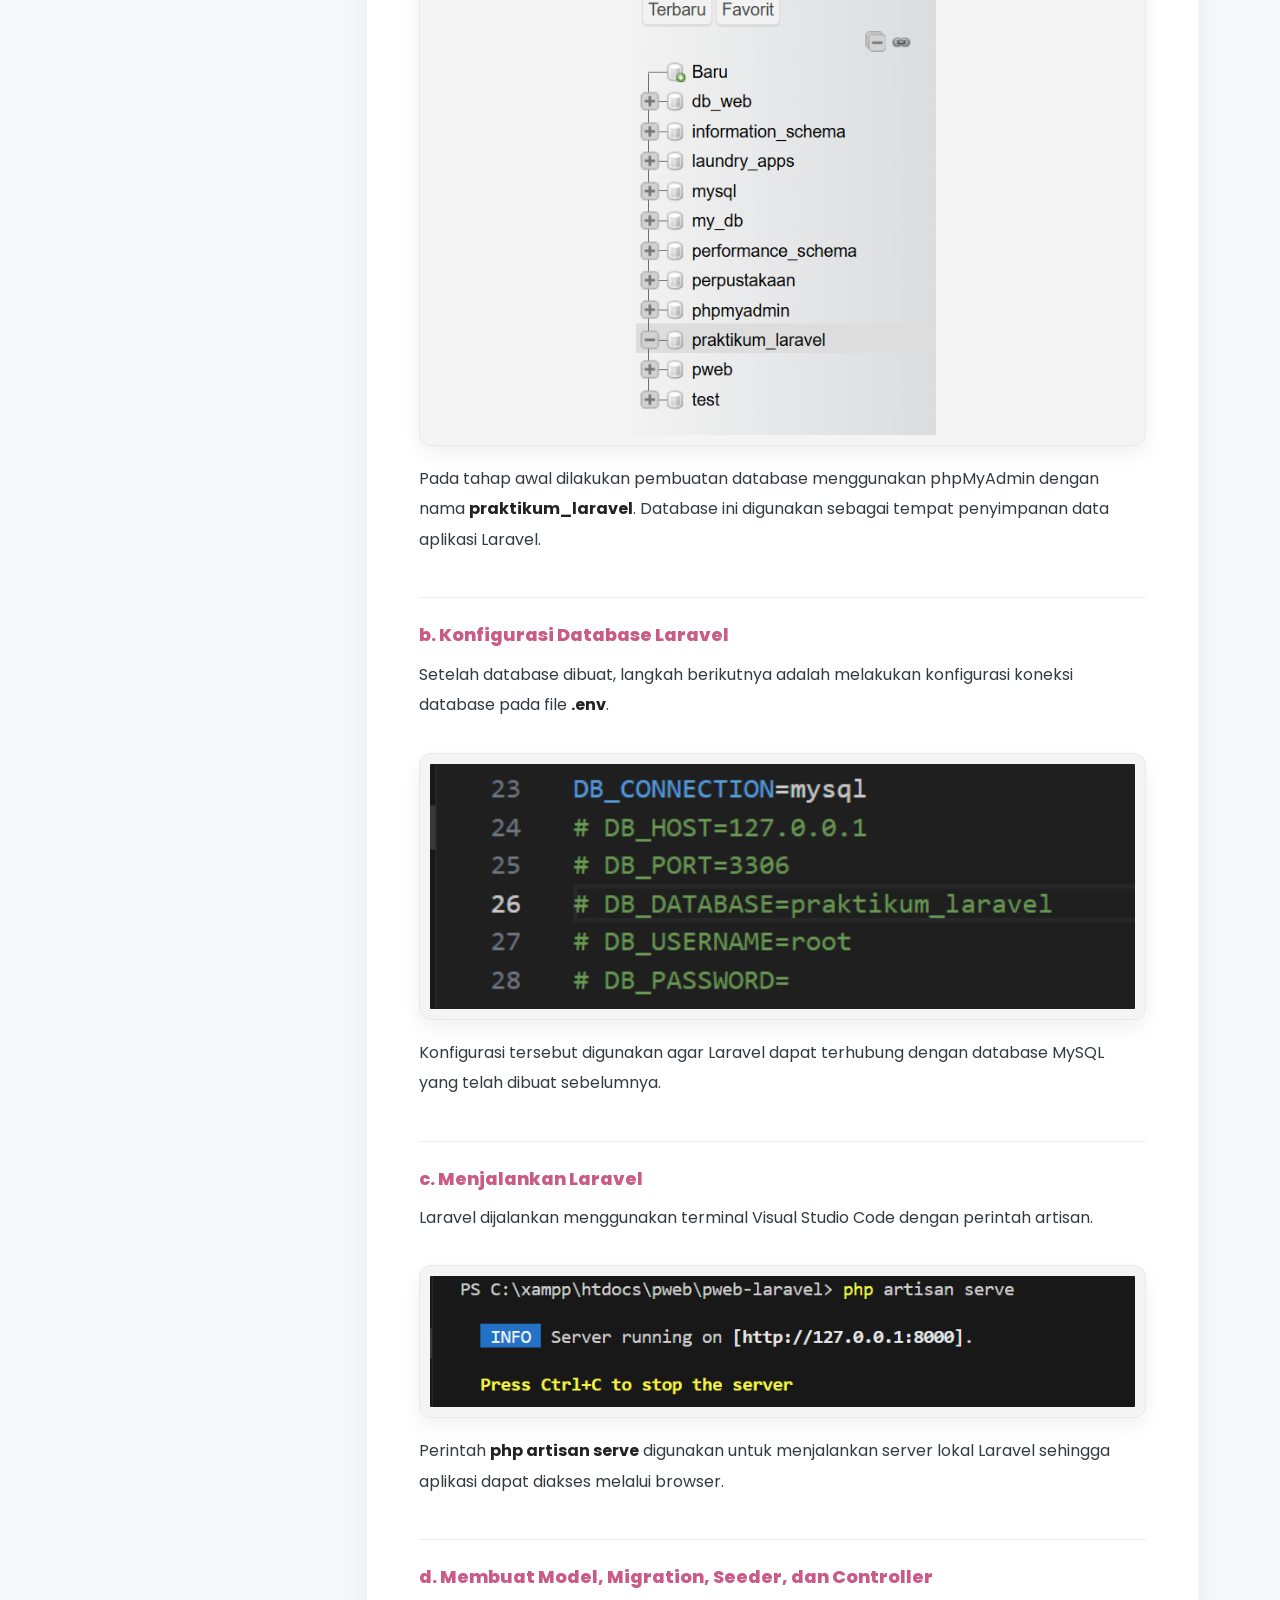
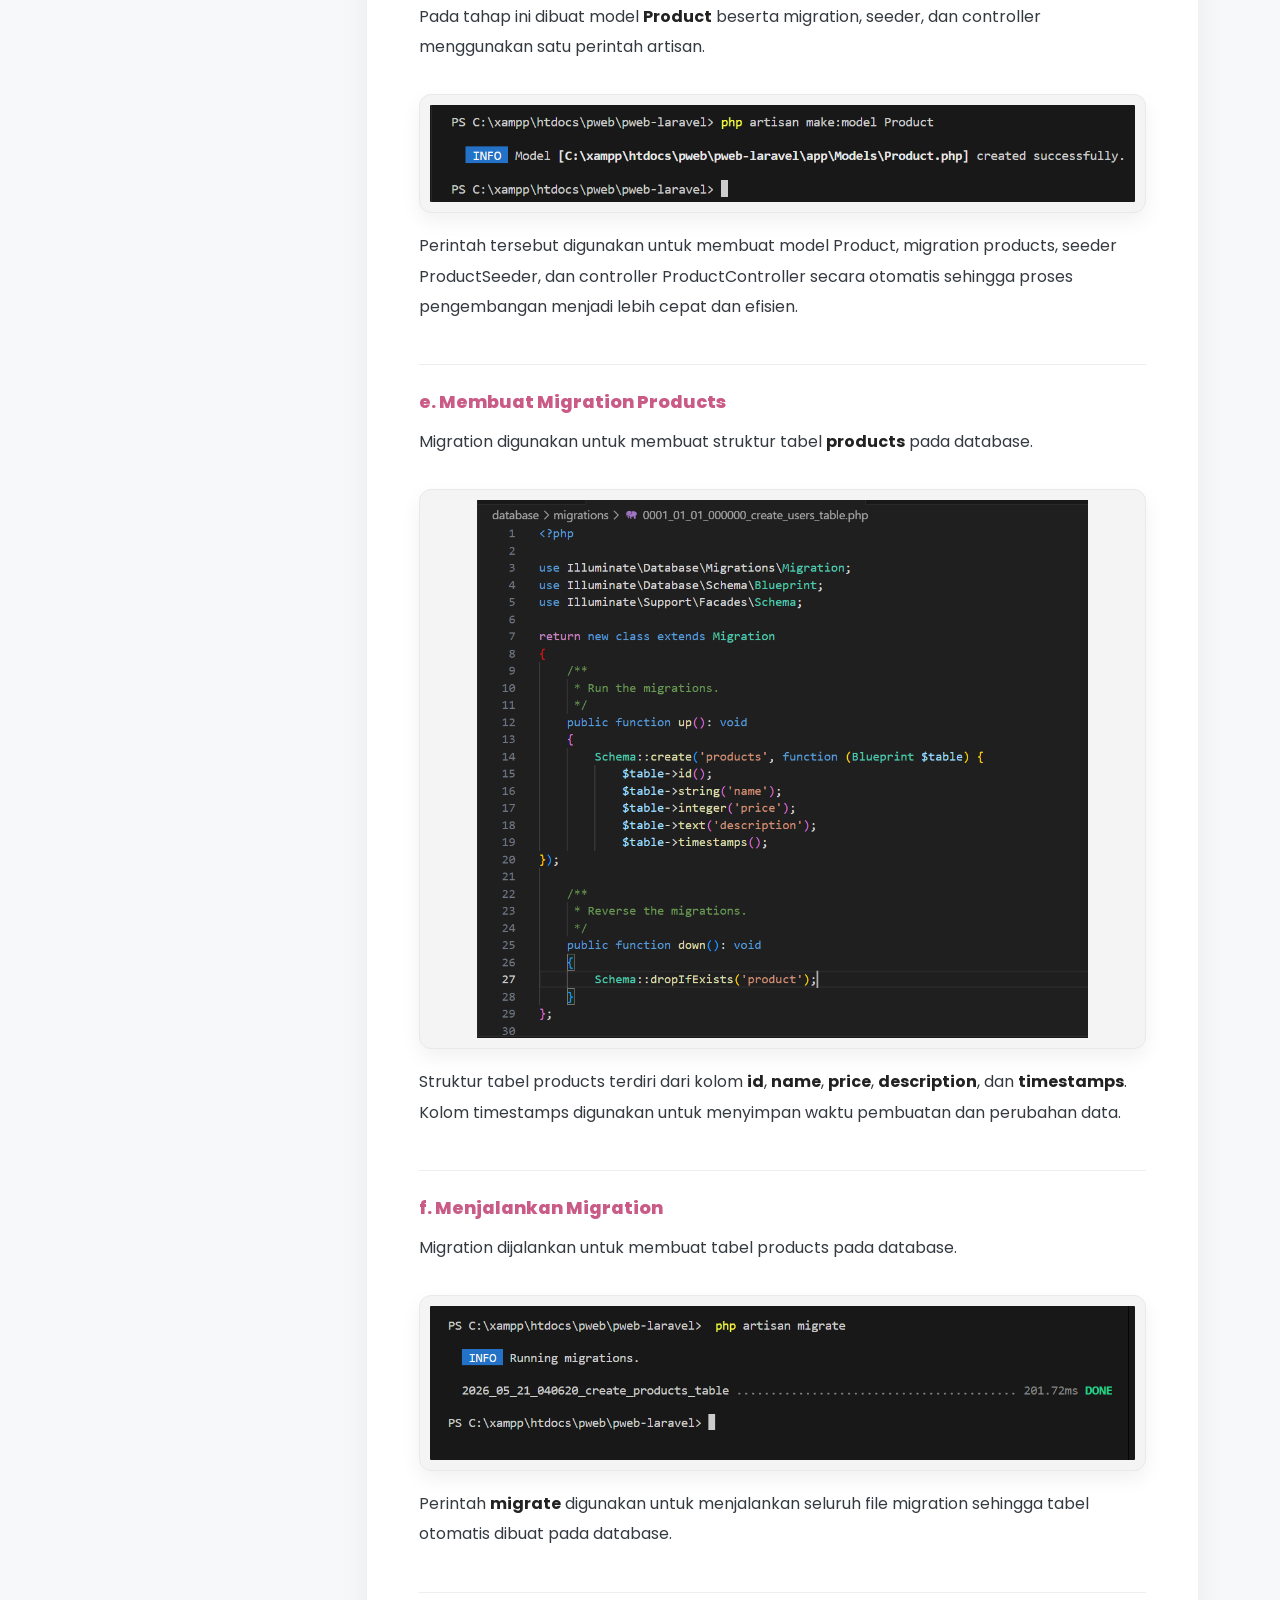
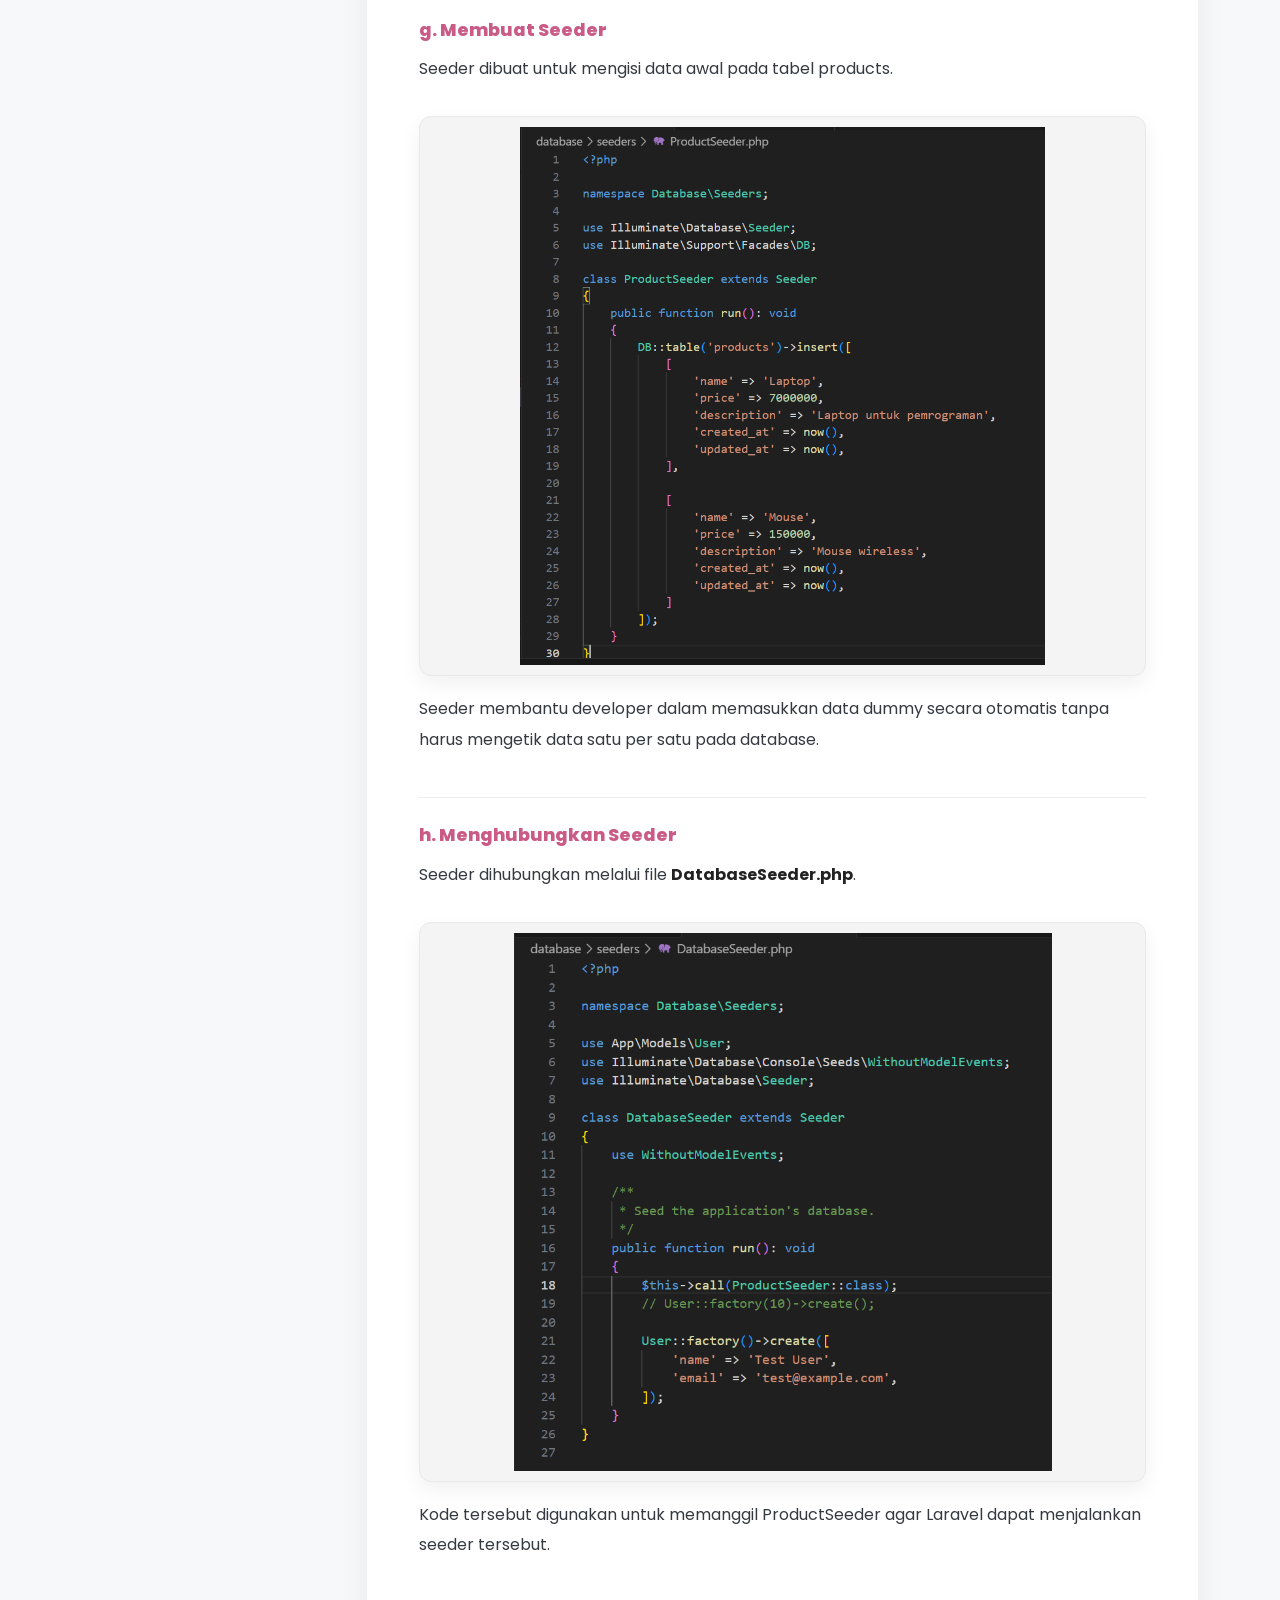
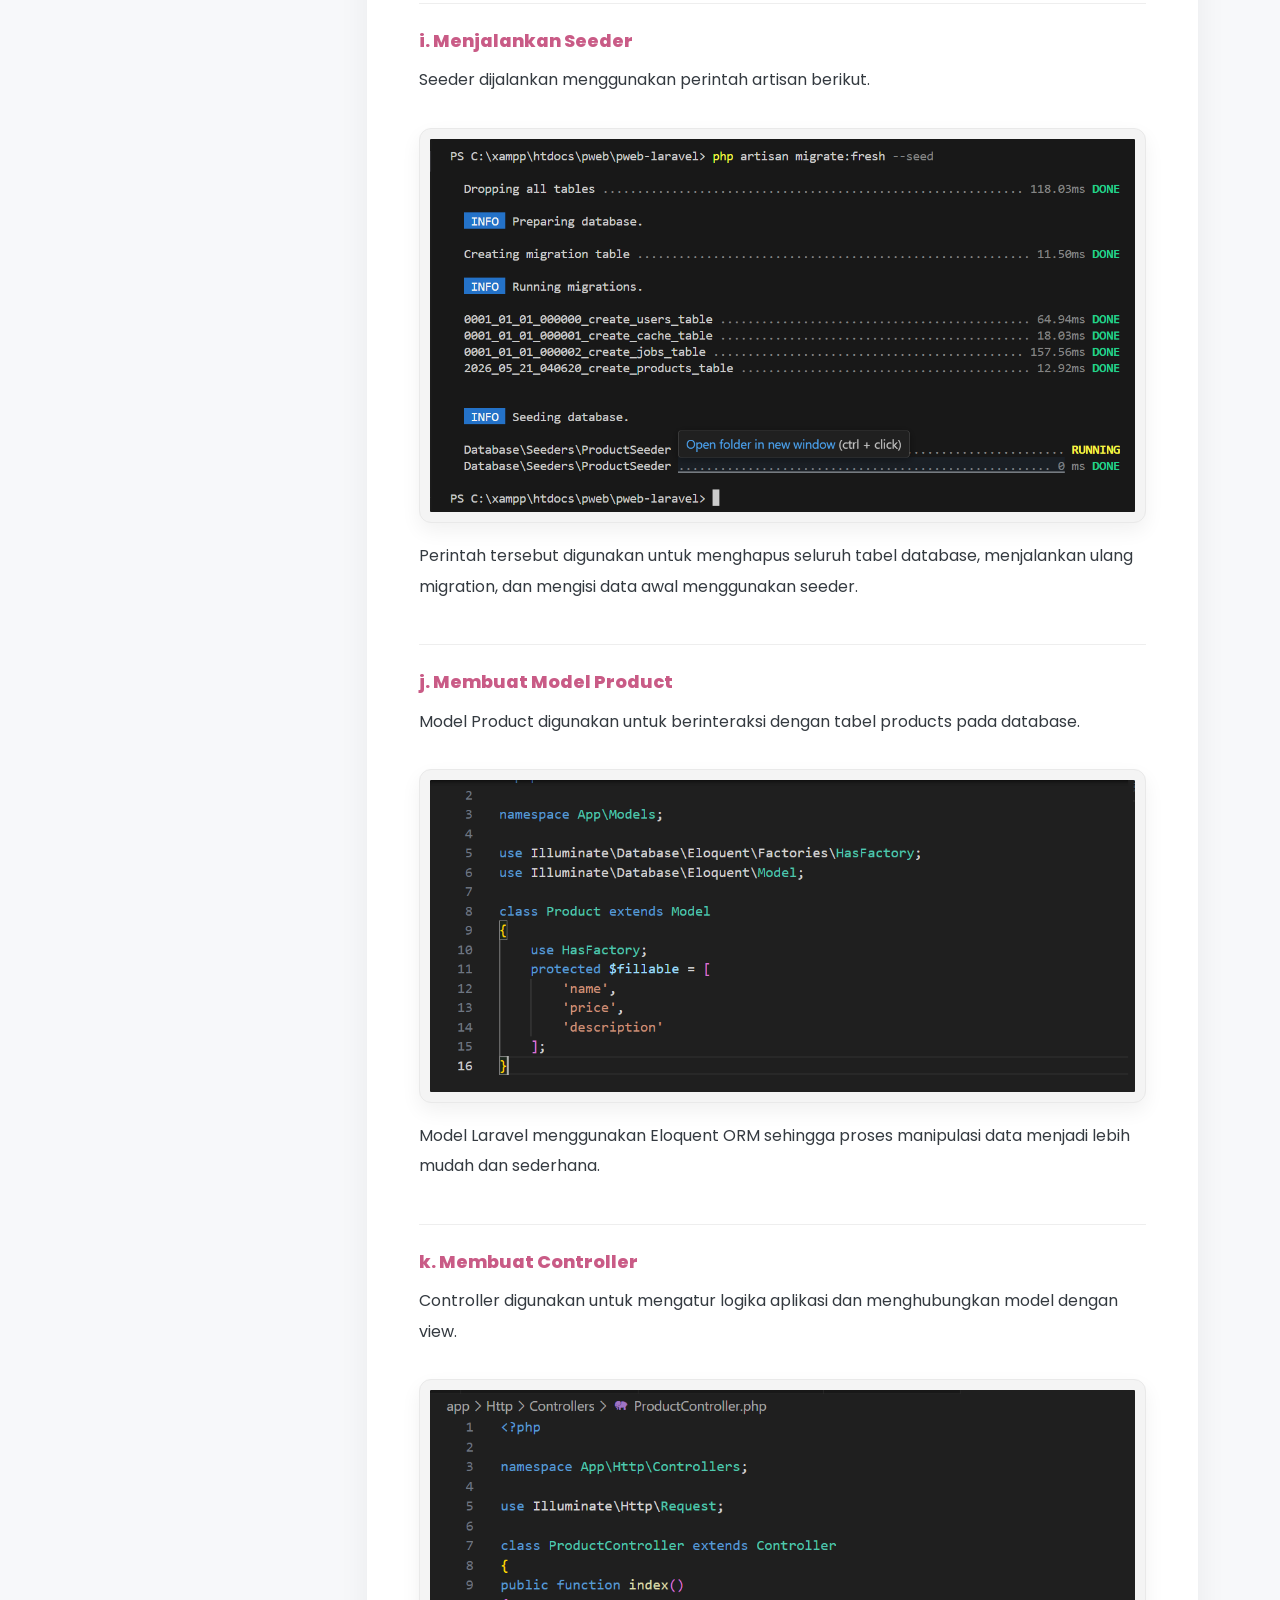
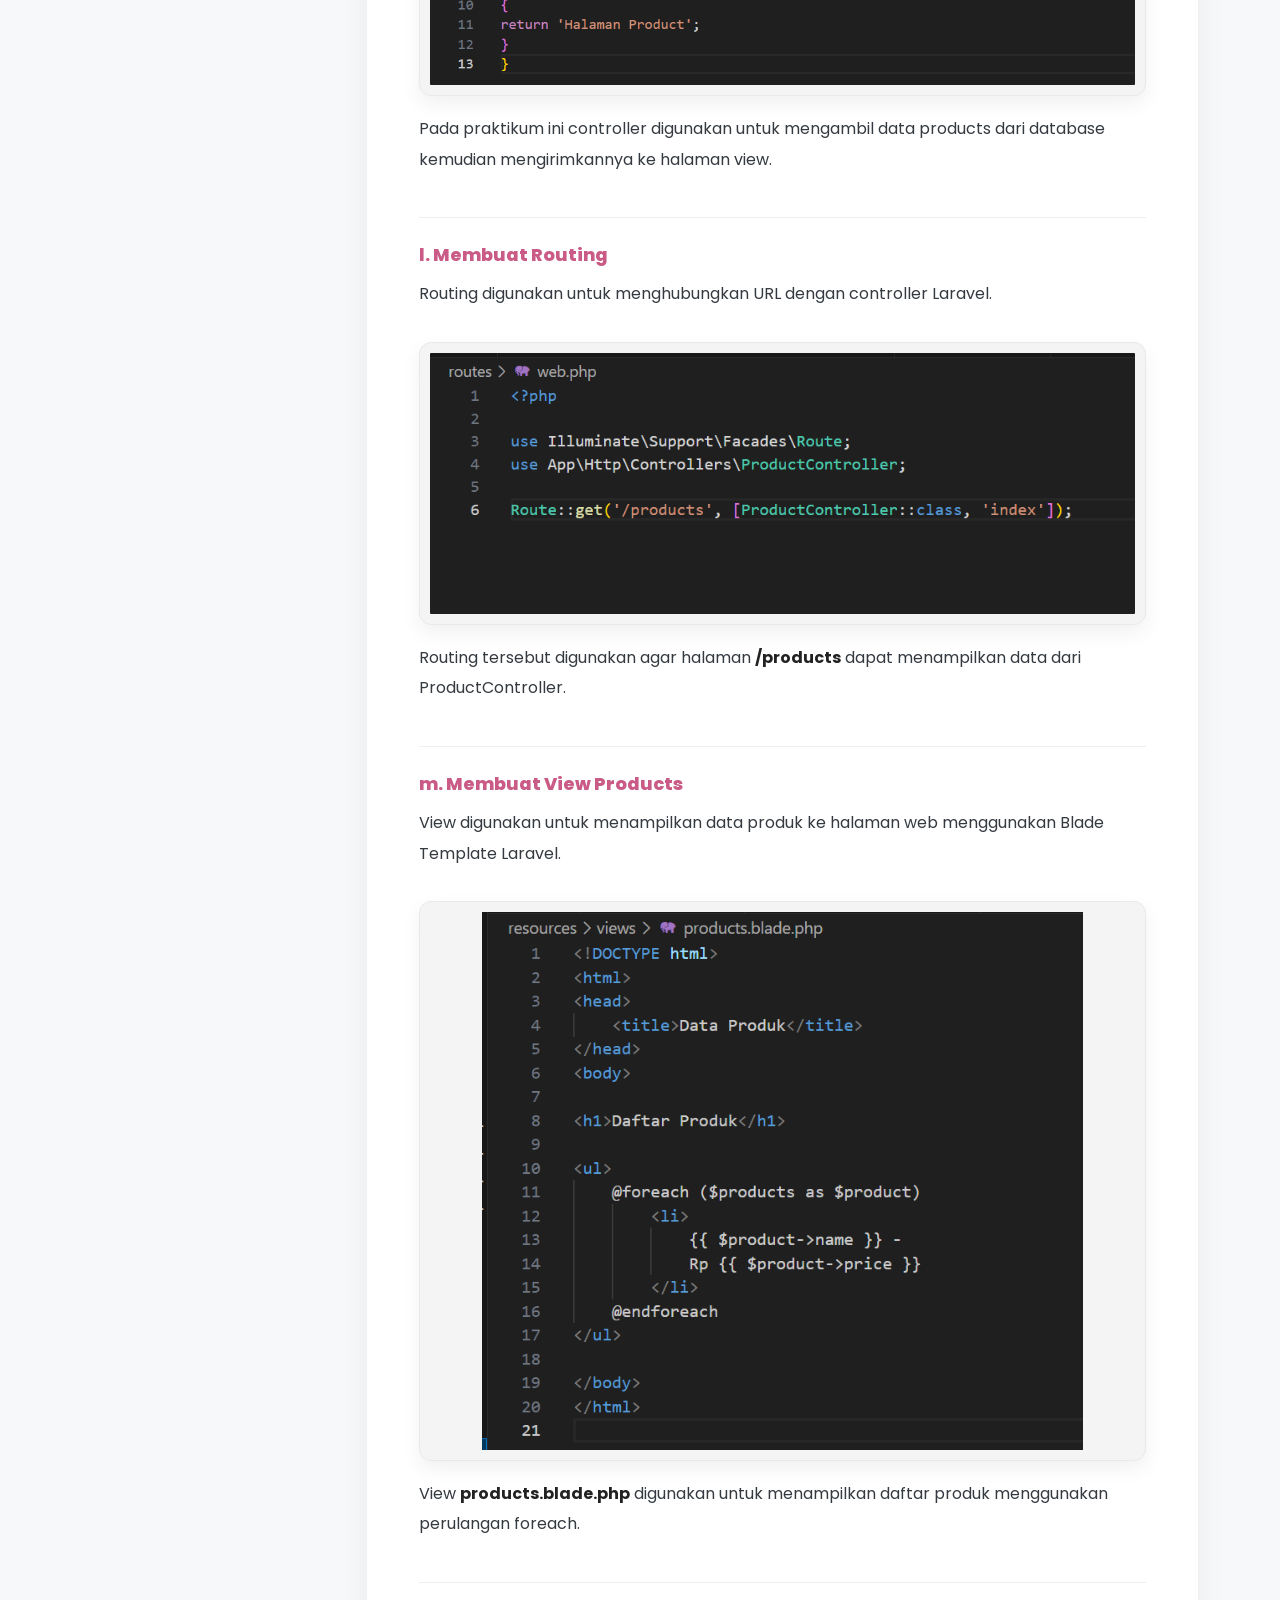
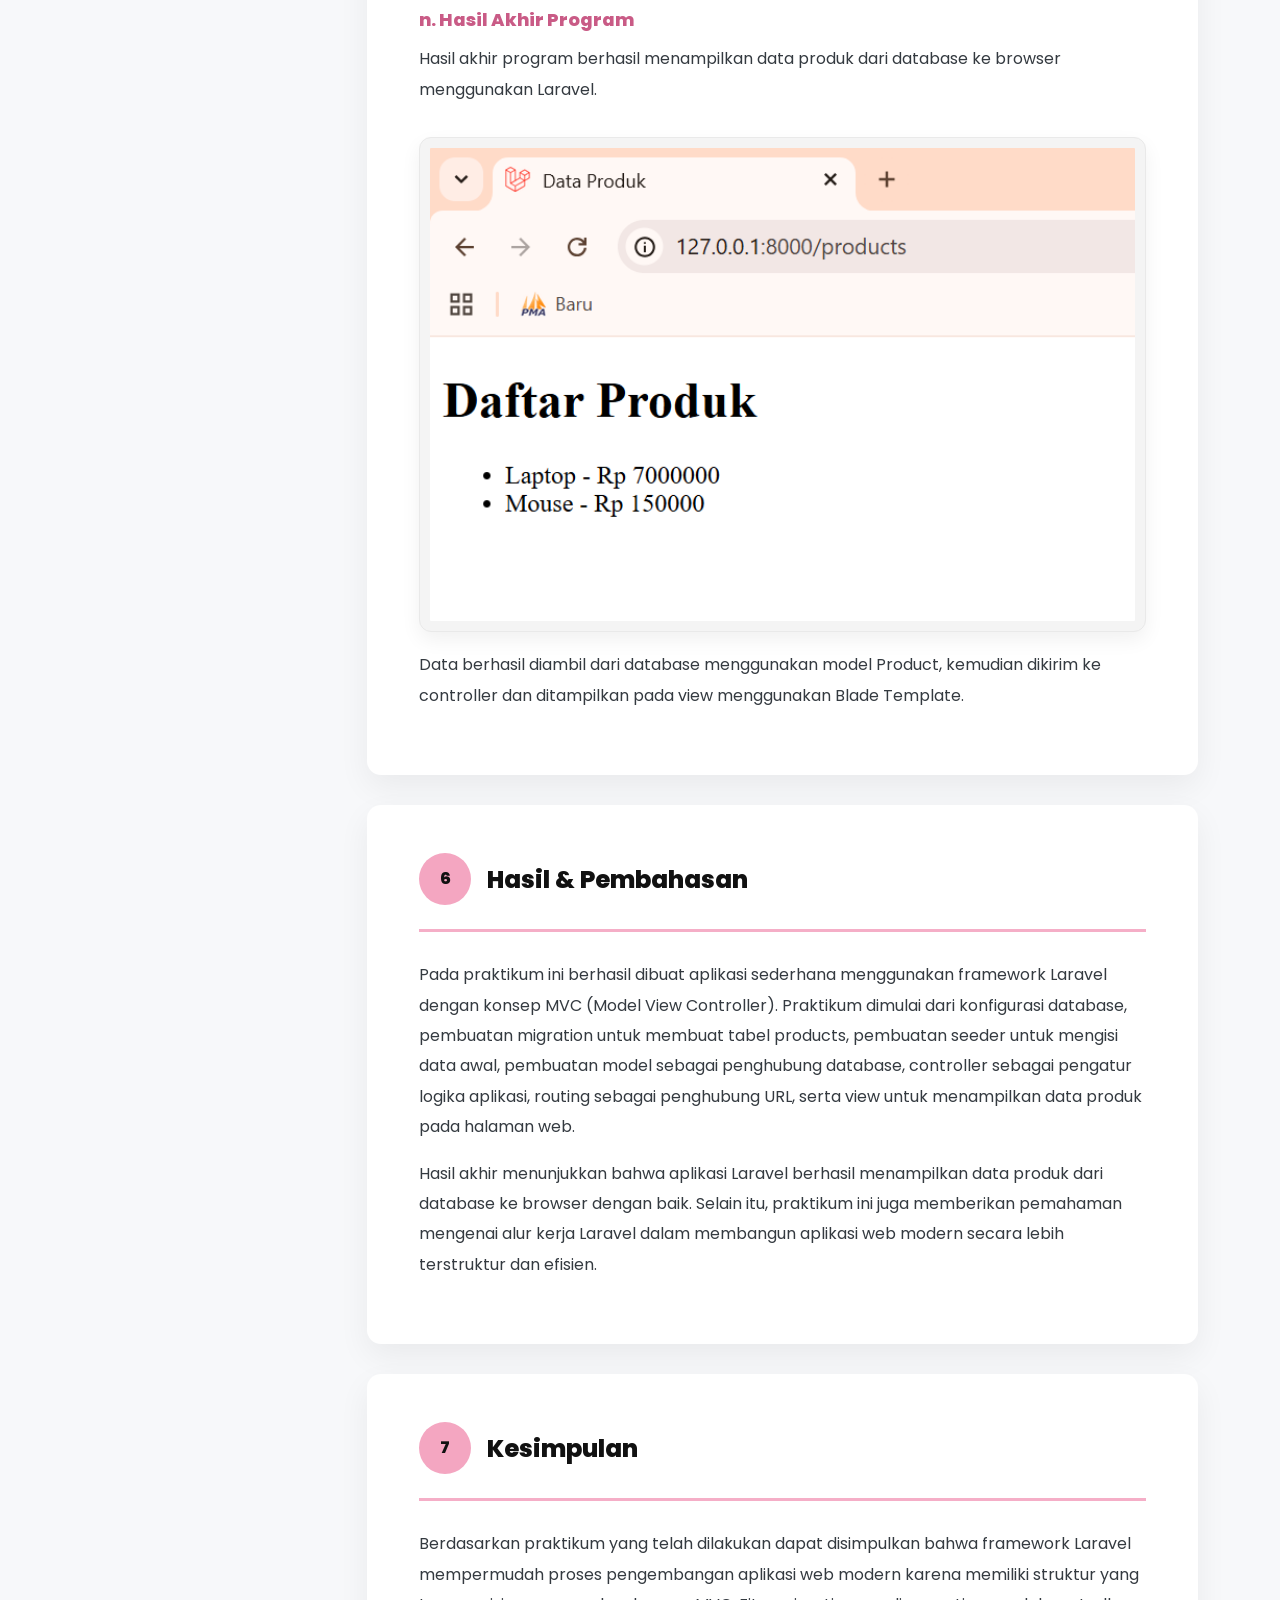
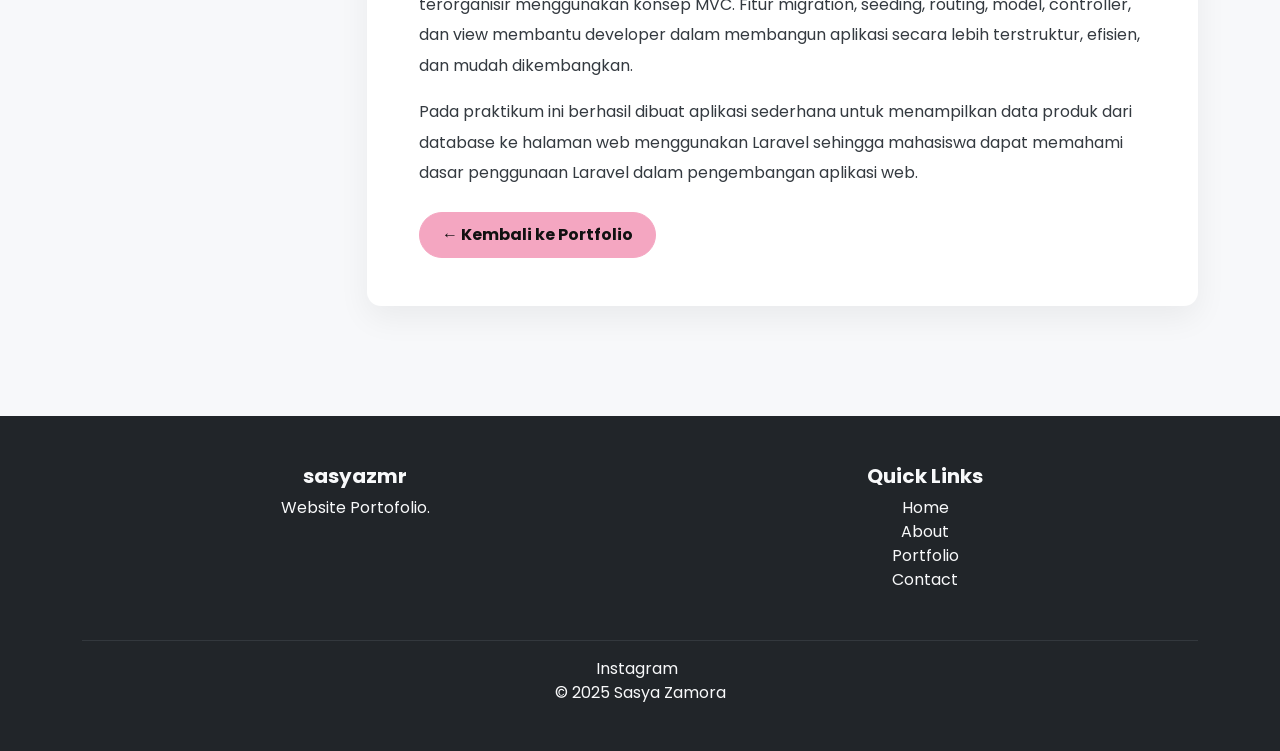
<file: laporan-praktikum-8.html>
<!DOCTYPE html>
<html lang="id">
<head>
    <meta charset="UTF-8">
    <meta name="viewport" content="width=device-width, initial-scale=1.0">
    <title>Laporan Praktikum 8 - Portofolio</title>

    <link href="https://cdn.jsdelivr.net/npm/bootstrap@5.3.3/dist/css/bootstrap.min.css" rel="stylesheet">
    <link rel="preconnect" href="https://fonts.googleapis.com">
    <link rel="preconnect" href="https://fonts.gstatic.com" crossorigin>
    <link href="https://fonts.googleapis.com/css2?family=Poppins:wght@400;500;600;700;800&display=swap" rel="stylesheet">
    <link rel="stylesheet" href="style.css">

    <style>
        :root{
            --dark:#1f2225;
            --dark-2:#171717;
            --pink:#f4a6c1;
            --pink-dark:#c95b86;
            --soft:#f7f8fa;
            --text:#222831;
            --muted:#777;
        }

        html{
            scroll-behavior:smooth;
        }

        body{
            font-family:'Poppins', Arial, sans-serif;
            background:var(--soft);
            color:var(--text);
        }

        /* NAVBAR dibuat sama seperti tampilan laporan praktikum 7 */
        .navbar{
            min-height:78px;
            background:#202428 !important;
            box-shadow:0 5px 18px rgba(0,0,0,.15);
        }

        .navbar-brand{
            font-weight:700;
            font-size:1.35rem;
            letter-spacing:.2px;
        }

        .brand-logo{
            width:42px;
            height:42px;
            object-fit:cover;
            border-radius:10px;
            margin-right:10px;
        }

        .navbar .nav-link{
            font-weight:600;
            color:rgba(255,255,255,.58) !important;
            margin-left:14px;
        }

        .navbar .nav-link.active,
        .navbar .nav-link:hover{
            color:#ffffff !important;
        }

        /* HERO */
        .report-hero{
            padding:128px 0 96px;
            color:#fff;
            background:
                linear-gradient(120deg, rgba(20,20,20,.96), rgba(32,32,32,.94)),
                radial-gradient(circle at top left, rgba(244,166,193,.28), transparent 35%);
        }

        .hero-top{
            display:flex;
            align-items:center;
            flex-wrap:wrap;
            gap:10px;
            margin-bottom:28px;
        }

        .back-link{
            color:rgba(255,255,255,.68);
            text-decoration:none;
            font-weight:500;
        }

        .back-link:hover{
            color:#fff;
        }

        .hero-badge{
            display:inline-flex;
            align-items:center;
            background:var(--pink);
            color:#111;
            padding:10px 20px;
            border-radius:999px;
            font-weight:700;
            letter-spacing:.2px;
        }

        .report-hero h1{
            font-size:clamp(2.25rem, 5vw, 4.25rem);
            line-height:1.22;
            font-weight:800;
            margin-bottom:20px;
            max-width:1100px;
        }

        .report-meta{
            color:rgba(255,255,255,.72);
            font-size:1.02rem;
            font-weight:500;
        }

        /* CONTENT */
        .report-wrapper{
            padding:64px 0 80px;
        }

        .toc-card,
        .report-section{
            background:#fff;
            border-radius:14px;
            box-shadow:0 12px 32px rgba(0,0,0,.06);
        }

        .toc-card{
            padding:36px 30px;
            position:sticky;
            top:105px;
        }

        .toc-card h4{
            color:var(--pink-dark);
            font-size:1.08rem;
            font-weight:800;
            margin-bottom:26px;
        }

        .toc-list{
            list-style:none;
            padding:0;
            margin:0;
        }

        .toc-list li{
            border-bottom:1px dashed #ececec;
        }

        .toc-list a{
            display:flex;
            align-items:center;
            gap:16px;
            padding:14px 0;
            color:#6a6a6a;
            text-decoration:none;
            font-weight:500;
        }

        .toc-list a:hover{
            color:var(--pink-dark);
        }

        .toc-list .num{
            color:var(--pink);
            font-weight:800;
            min-width:20px;
        }

        .report-section{
            padding:48px 52px;
            margin-bottom:30px;
        }

        .section-title{
            display:flex;
            align-items:center;
            gap:16px;
            margin-bottom:24px;
        }

        .section-title .number{
            width:52px;
            height:52px;
            border-radius:50%;
            background:var(--pink);
            color:#111;
            font-weight:800;
            display:inline-flex;
            align-items:center;
            justify-content:center;
            flex:none;
        }

        .section-title h2{
            font-size:1.52rem;
            font-weight:800;
            margin:0;
            color:#111;
        }

        .section-line{
            height:3px;
            background:var(--pink);
            opacity:.9;
            margin:0 0 28px 0;
        }

        .report-section p,
        .report-section li{
            color:#343a40;
            line-height:1.9;
            font-size:1rem;
        }

        .report-section strong{
            color:#222;
        }

        .step-item{
            padding:26px 0;
            border-bottom:1px solid #eeeeee;
        }

        .step-item:first-of-type{
            padding-top:0;
        }

        .step-item:last-child{
            border-bottom:0;
            padding-bottom:0;
        }

        .step-item h3{
            color:var(--pink-dark);
            font-size:1.12rem;
            font-weight:800;
            margin-bottom:14px;
        }

        .report-img{
            width:100%;
            max-height:560px;
            object-fit:contain;
            background:#f4f4f4;
            border:1px solid #e9e9e9;
            border-radius:12px;
            padding:10px;
            margin:16px 0 18px;
            box-shadow:0 8px 20px rgba(0,0,0,.06);
        }

        .image-caption{
            color:#777;
            font-size:.88rem;
            text-align:center;
            margin-top:-8px;
            margin-bottom:16px;
        }

        .btn-pink{
            background:var(--pink);
            border-color:var(--pink);
            color:#111;
            font-weight:700;
            border-radius:999px;
            padding:10px 22px;
        }

        .btn-pink:hover{
            background:#e68fb0;
            border-color:#e68fb0;
            color:#111;
        }

        footer{
            margin-top:0;
        }

        @media (max-width: 991px){
            .toc-card{
                position:static;
                margin-bottom:28px;
            }
        }

        @media (max-width: 576px){
            .report-hero{
                padding:112px 0 70px;
            }
            .report-section{
                padding:32px 22px;
            }
            .section-title{
                align-items:flex-start;
            }
            .section-title .number{
                width:44px;
                height:44px;
            }
            .section-title h2{
                font-size:1.25rem;
            }
            .toc-card{
                padding:28px 22px;
            }
        }
    </style>
</head>
<body>

<nav class="navbar navbar-expand-lg navbar-dark fixed-top">
    <div class="container">
        <a class="navbar-brand d-flex align-items-center" href="index.html">
            <img src="images/logo.jpeg" alt="Logo" class="brand-logo">
            Portfolio
        </a>

        <button class="navbar-toggler" type="button" data-bs-toggle="collapse" data-bs-target="#navMenu">
            <span class="navbar-toggler-icon"></span>
        </button>

        <div class="collapse navbar-collapse" id="navMenu">
            <ul class="navbar-nav ms-auto mb-2 mb-lg-0">
                <li class="nav-item"><a class="nav-link" href="index.html">Home</a></li>
                <li class="nav-item"><a class="nav-link" href="about.html">About</a></li>
                <li class="nav-item"><a class="nav-link active" href="portfolio.html">Portfolio</a></li>
                <li class="nav-item"><a class="nav-link" href="contact.html">Contact</a></li>
            </ul>
        </div>
    </div>
</nav>

<header class="report-hero">
    <div class="container">
        <div class="hero-top">
            <a href="portfolio.html" class="back-link">&#8592; Kembali ke Portfolio</a>
            <span class="hero-badge">Praktikum Pemrograman Web</span>
        </div>

        <h1>Laporan Praktikum 8<br>Implementasi Laravel dengan Database</h1>
        <div class="report-meta">
            Sasya Zamora &nbsp;·&nbsp; 2411533014 &nbsp;·&nbsp; Informatika – Universitas Andalas &nbsp;·&nbsp; 2025/2026
        </div>
    </div>
</header>

<main class="report-wrapper">
    <div class="container">
        <div class="row g-4 align-items-start">
            <aside class="col-lg-3">
                <div class="toc-card">
                    <h4>Daftar Isi</h4>
                    <ul class="toc-list">
                        <li><a href="#pendahuluan"><span class="num">1.</span><span>Pendahuluan</span></a></li>
                        <li><a href="#tujuan"><span class="num">2.</span><span>Tujuan Praktikum</span></a></li>
                        <li><a href="#tools"><span class="num">3.</span><span>Alat &amp; Bahan</span></a></li>
                        <li><a href="#dasar-teori"><span class="num">4.</span><span>Dasar Teori</span></a></li>
                        <li><a href="#langkah"><span class="num">5.</span><span>Langkah Pengerjaan</span></a></li>
                        <li><a href="#hasil"><span class="num">6.</span><span>Hasil &amp; Pembahasan</span></a></li>
                        <li><a href="#kesimpulan"><span class="num">7.</span><span>Kesimpulan</span></a></li>
                    </ul>
                </div>
            </aside>

            <div class="col-lg-9">
                <section id="pendahuluan" class="report-section">
                    <div class="section-title">
                        <span class="number">1</span>
                        <h2>Pendahuluan</h2>
                    </div>
                    <div class="section-line"></div>
                    <p>Perkembangan teknologi website saat ini berkembang sangat pesat, terutama dalam pembuatan aplikasi web yang dinamis dan terstruktur. Salah satu framework PHP yang banyak digunakan dalam pengembangan website modern adalah Laravel. Laravel merupakan framework berbasis MVC (Model View Controller) yang menyediakan berbagai fitur untuk mempermudah developer dalam membangun aplikasi web secara lebih cepat, rapi, dan efisien.</p>
                    <p>Pada praktikum ini dilakukan pembelajaran mengenai dasar penggunaan Laravel meliputi migration, seeding, routing, model, controller, dan view. Praktikum dilakukan dengan membuat aplikasi sederhana untuk menampilkan data produk dari database ke halaman web menggunakan Laravel. Dengan praktikum ini mahasiswa dapat memahami alur kerja Laravel mulai dari konfigurasi database hingga menampilkan data pada browser.</p>
                </section>

                <section id="tujuan" class="report-section">
                    <div class="section-title">
                        <span class="number">2</span>
                        <h2>Tujuan Praktikum</h2>
                    </div>
                    <div class="section-line"></div>
                    <p>Tujuan dari praktikum ini adalah:</p>
                    <ol>
                        <li>Memahami konsep dasar framework Laravel.</li>
                        <li>Memahami penggunaan migration pada Laravel.</li>
                        <li>Memahami penggunaan seeder untuk mengisi data awal database.</li>
                        <li>Memahami penggunaan routing pada Laravel.</li>
                        <li>Memahami fungsi model, controller, dan view pada konsep MVC.</li>
                        <li>Membuat aplikasi sederhana berbasis Laravel untuk menampilkan data produk dari database.</li>
                    </ol>
                </section>

                <section id="tools" class="report-section">
                    <div class="section-title">
                        <span class="number">3</span>
                        <h2>Alat &amp; Bahan</h2>
                    </div>
                    <div class="section-line"></div>
                    <ul>
                        <li>Computer / laptop</li>
                        <li>XAMPP</li>
                        <li>Visual Studio Code</li>
                        <li>Composer, GIT, Node JS, NPM</li>
                    </ul>
                </section>

                <section id="dasar-teori" class="report-section">
                    <div class="section-title">
                        <span class="number">4</span>
                        <h2>Dasar Teori</h2>
                    </div>
                    <div class="section-line"></div>
                    <p>Laravel merupakan framework PHP yang menggunakan konsep MVC (Model View Controller). Konsep MVC digunakan untuk memisahkan logika program, tampilan, dan pengelolaan data sehingga aplikasi menjadi lebih terstruktur dan mudah dikembangkan.</p>
                    <p>Pada Laravel terdapat beberapa komponen penting yaitu:</p>
                    <ul>
                        <li><strong>Migration</strong>, digunakan untuk membuat dan mengelola struktur tabel database menggunakan kode program.</li>
                        <li><strong>Seeder</strong>, digunakan untuk mengisi data awal atau data dummy ke dalam database.</li>
                        <li><strong>Routing</strong>, digunakan untuk menghubungkan URL dengan halaman atau controller tertentu.</li>
                        <li><strong>Model</strong>, digunakan untuk berinteraksi dengan database menggunakan Eloquent ORM Laravel.</li>
                        <li><strong>Controller</strong>, berfungsi untuk mengatur logika aplikasi dan menghubungkan model dengan view.</li>
                        <li><strong>View</strong>, digunakan untuk menampilkan tampilan antarmuka kepada pengguna menggunakan Blade Template Laravel.</li>
                    </ul>
                </section>

                <section id="langkah" class="report-section">
                    <div class="section-title">
                        <span class="number">5</span>
                        <h2>Langkah Pengerjaan</h2>
                    </div>
                    <div class="section-line"></div>

                    <div class="step-item">
                        <h3>a. Membuat Database</h3>
                        <img src="images/laporan-praktikum-8/laporan8-01-database.png" alt="Membuat database praktikum_laravel di phpMyAdmin" class="report-img">
                        <p>Pada tahap awal dilakukan pembuatan database menggunakan phpMyAdmin dengan nama <strong>praktikum_laravel</strong>. Database ini digunakan sebagai tempat penyimpanan data aplikasi Laravel.</p>
                    </div>

                    <div class="step-item">
                        <h3>b. Konfigurasi Database Laravel</h3>
                        <p>Setelah database dibuat, langkah berikutnya adalah melakukan konfigurasi koneksi database pada file <strong>.env</strong>.</p>
                        <img src="images/laporan-praktikum-8/laporan8-02-konfigurasi-database.png" alt="Konfigurasi database Laravel pada file .env" class="report-img">
                        <p>Konfigurasi tersebut digunakan agar Laravel dapat terhubung dengan database MySQL yang telah dibuat sebelumnya.</p>
                    </div>

                    <div class="step-item">
                        <h3>c. Menjalankan Laravel</h3>
                        <p>Laravel dijalankan menggunakan terminal Visual Studio Code dengan perintah artisan.</p>
                        <img src="images/laporan-praktikum-8/laporan8-03-artisan-serve.png" alt="Menjalankan Laravel dengan perintah php artisan serve" class="report-img">
                        <p>Perintah <strong>php artisan serve</strong> digunakan untuk menjalankan server lokal Laravel sehingga aplikasi dapat diakses melalui browser.</p>
                    </div>

                    <div class="step-item">
                        <h3>d. Membuat Model, Migration, Seeder, dan Controller</h3>
                        <p>Pada tahap ini dibuat model <strong>Product</strong> beserta migration, seeder, dan controller menggunakan satu perintah artisan.</p>
                        <img src="images/laporan-praktikum-8/laporan8-04-membuat-model.png" alt="Membuat model Product menggunakan artisan" class="report-img">
                        <p>Perintah tersebut digunakan untuk membuat model Product, migration products, seeder ProductSeeder, dan controller ProductController secara otomatis sehingga proses pengembangan menjadi lebih cepat dan efisien.</p>
                    </div>

                    <div class="step-item">
                        <h3>e. Membuat Migration Products</h3>
                        <p>Migration digunakan untuk membuat struktur tabel <strong>products</strong> pada database.</p>
                        <img src="images/laporan-praktikum-8/laporan8-05-migration-products.png" alt="Kode migration tabel products" class="report-img">
                        <p>Struktur tabel products terdiri dari kolom <strong>id</strong>, <strong>name</strong>, <strong>price</strong>, <strong>description</strong>, dan <strong>timestamps</strong>. Kolom timestamps digunakan untuk menyimpan waktu pembuatan dan perubahan data.</p>
                    </div>

                    <div class="step-item">
                        <h3>f. Menjalankan Migration</h3>
                        <p>Migration dijalankan untuk membuat tabel products pada database.</p>
                        <img src="images/laporan-praktikum-8/laporan8-06-menjalankan-migration.png" alt="Menjalankan migration Laravel" class="report-img">
                        <p>Perintah <strong>migrate</strong> digunakan untuk menjalankan seluruh file migration sehingga tabel otomatis dibuat pada database.</p>
                    </div>

                    <div class="step-item">
                        <h3>g. Membuat Seeder</h3>
                        <p>Seeder dibuat untuk mengisi data awal pada tabel products.</p>
                        <img src="images/laporan-praktikum-8/laporan8-07-product-seeder.png" alt="Kode ProductSeeder untuk mengisi data produk" class="report-img">
                        <p>Seeder membantu developer dalam memasukkan data dummy secara otomatis tanpa harus mengetik data satu per satu pada database.</p>
                    </div>

                    <div class="step-item">
                        <h3>h. Menghubungkan Seeder</h3>
                        <p>Seeder dihubungkan melalui file <strong>DatabaseSeeder.php</strong>.</p>
                        <img src="images/laporan-praktikum-8/laporan8-08-database-seeder.png" alt="Menghubungkan ProductSeeder pada DatabaseSeeder" class="report-img">
                        <p>Kode tersebut digunakan untuk memanggil ProductSeeder agar Laravel dapat menjalankan seeder tersebut.</p>
                    </div>

                    <div class="step-item">
                        <h3>i. Menjalankan Seeder</h3>
                        <p>Seeder dijalankan menggunakan perintah artisan berikut.</p>
                        <img src="images/laporan-praktikum-8/laporan8-09-menjalankan-seeder.png" alt="Menjalankan seeder menggunakan php artisan migrate fresh seed" class="report-img">
                        <p>Perintah tersebut digunakan untuk menghapus seluruh tabel database, menjalankan ulang migration, dan mengisi data awal menggunakan seeder.</p>
                    </div>

                    <div class="step-item">
                        <h3>j. Membuat Model Product</h3>
                        <p>Model Product digunakan untuk berinteraksi dengan tabel products pada database.</p>
                        <img src="images/laporan-praktikum-8/laporan8-10-model-product.png" alt="Kode model Product Laravel" class="report-img">
                        <p>Model Laravel menggunakan Eloquent ORM sehingga proses manipulasi data menjadi lebih mudah dan sederhana.</p>
                    </div>

                    <div class="step-item">
                        <h3>k. Membuat Controller</h3>
                        <p>Controller digunakan untuk mengatur logika aplikasi dan menghubungkan model dengan view.</p>
                        <img src="images/laporan-praktikum-8/laporan8-11-product-controller.png" alt="Kode ProductController Laravel" class="report-img">
                        <p>Pada praktikum ini controller digunakan untuk mengambil data products dari database kemudian mengirimkannya ke halaman view.</p>
                    </div>

                    <div class="step-item">
                        <h3>l. Membuat Routing</h3>
                        <p>Routing digunakan untuk menghubungkan URL dengan controller Laravel.</p>
                        <img src="images/laporan-praktikum-8/laporan8-12-routing-products.png" alt="Route products pada Laravel" class="report-img">
                        <p>Routing tersebut digunakan agar halaman <strong>/products</strong> dapat menampilkan data dari ProductController.</p>
                    </div>

                    <div class="step-item">
                        <h3>m. Membuat View Products</h3>
                        <p>View digunakan untuk menampilkan data produk ke halaman web menggunakan Blade Template Laravel.</p>
                        <img src="images/laporan-praktikum-8/laporan8-13-view-products.png" alt="Kode view products.blade.php" class="report-img">
                        <p>View <strong>products.blade.php</strong> digunakan untuk menampilkan daftar produk menggunakan perulangan foreach.</p>
                    </div>

                    <div class="step-item">
                        <h3>n. Hasil Akhir Program</h3>
                        <p>Hasil akhir program berhasil menampilkan data produk dari database ke browser menggunakan Laravel.</p>
                        <img src="images/laporan-praktikum-8/laporan8-14-hasil-akhir.png" alt="Hasil akhir halaman daftar produk" class="report-img">
                        <p>Data berhasil diambil dari database menggunakan model Product, kemudian dikirim ke controller dan ditampilkan pada view menggunakan Blade Template.</p>
                    </div>
                </section>

                <section id="hasil" class="report-section">
                    <div class="section-title">
                        <span class="number">6</span>
                        <h2>Hasil &amp; Pembahasan</h2>
                    </div>
                    <div class="section-line"></div>
                    <p>Pada praktikum ini berhasil dibuat aplikasi sederhana menggunakan framework Laravel dengan konsep MVC (Model View Controller). Praktikum dimulai dari konfigurasi database, pembuatan migration untuk membuat tabel products, pembuatan seeder untuk mengisi data awal, pembuatan model sebagai penghubung database, controller sebagai pengatur logika aplikasi, routing sebagai penghubung URL, serta view untuk menampilkan data produk pada halaman web.</p>
                    <p>Hasil akhir menunjukkan bahwa aplikasi Laravel berhasil menampilkan data produk dari database ke browser dengan baik. Selain itu, praktikum ini juga memberikan pemahaman mengenai alur kerja Laravel dalam membangun aplikasi web modern secara lebih terstruktur dan efisien.</p>
                </section>

                <section id="kesimpulan" class="report-section">
                    <div class="section-title">
                        <span class="number">7</span>
                        <h2>Kesimpulan</h2>
                    </div>
                    <div class="section-line"></div>
                    <p>Berdasarkan praktikum yang telah dilakukan dapat disimpulkan bahwa framework Laravel mempermudah proses pengembangan aplikasi web modern karena memiliki struktur yang terorganisir menggunakan konsep MVC. Fitur migration, seeding, routing, model, controller, dan view membantu developer dalam membangun aplikasi secara lebih terstruktur, efisien, dan mudah dikembangkan.</p>
                    <p>Pada praktikum ini berhasil dibuat aplikasi sederhana untuk menampilkan data produk dari database ke halaman web menggunakan Laravel sehingga mahasiswa dapat memahami dasar penggunaan Laravel dalam pengembangan aplikasi web.</p>
                    <div class="mt-4">
                        <a href="portfolio.html" class="btn btn-pink">&#8592; Kembali ke Portfolio</a>
                    </div>
                </section>
            </div>
        </div>
    </div>
</main>

<footer class="bg-dark text-light pt-5">
    <div class="container">
        <div class="row">
            <div class="col-md-6 mb-3">
                <h5 class="fw-bold">sasyazmr</h5>
                <p>Website Portofolio.</p>
            </div>

            <div class="col-md-6 mb-3">
                <h5 class="fw-bold">Quick Links</h5>
                <ul class="list-unstyled">
                    <li><a href="index.html" class="text-light text-decoration-none">Home</a></li>
                    <li><a href="about.html" class="text-light text-decoration-none">About</a></li>
                    <li><a href="portfolio.html" class="text-light text-decoration-none">Portfolio</a></li>
                    <li><a href="contact.html" class="text-light text-decoration-none">Contact</a></li>
                </ul>
            </div>
        </div>

        <hr class="border-secondary">

        <div class="text-center pb-3">
            <a href="https://www.instagram.com/sasyaaazmr/" class="text-light text-decoration-none me-3">Instagram</a>
            <p class="mb-0">&copy; 2025 Sasya Zamora</p>
        </div>
    </div>
</footer>

<script src="https://cdn.jsdelivr.net/npm/bootstrap@5.3.3/dist/js/bootstrap.bundle.min.js"></script>
</body>
</html>
</file>
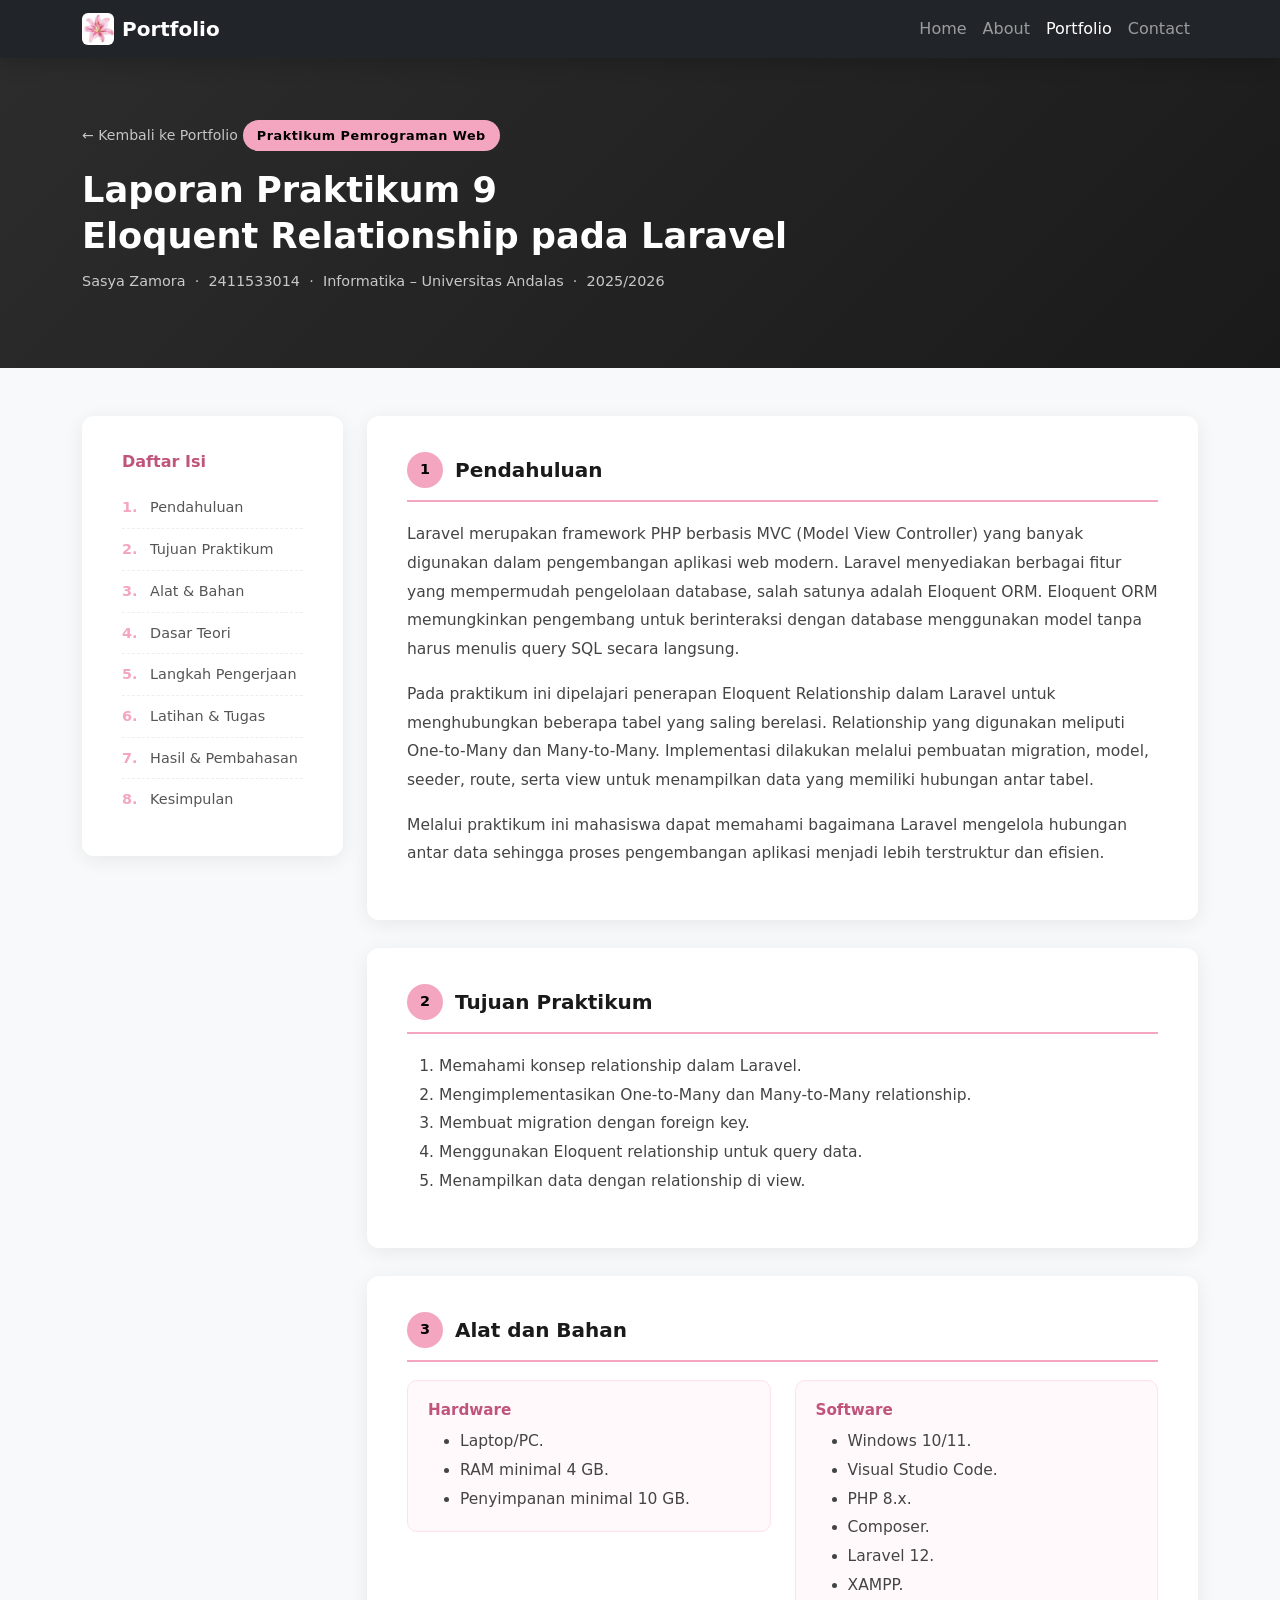
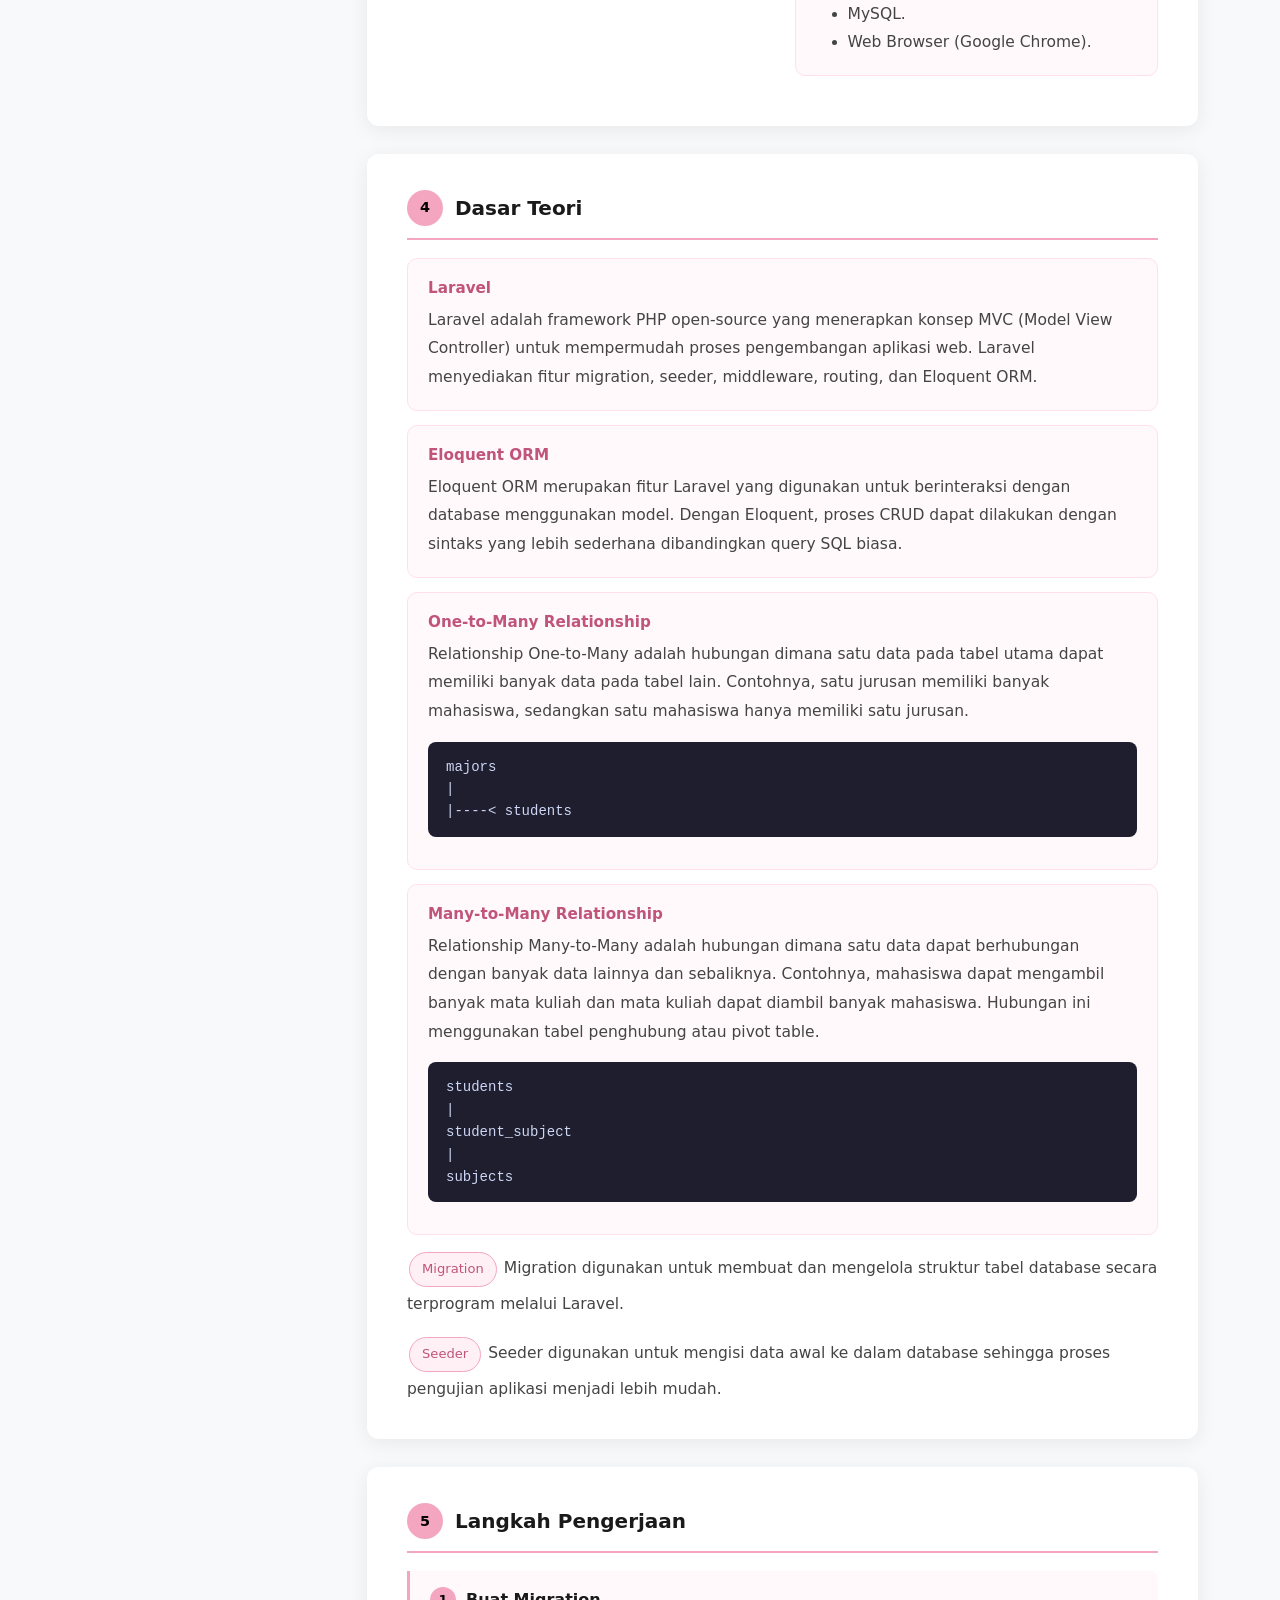
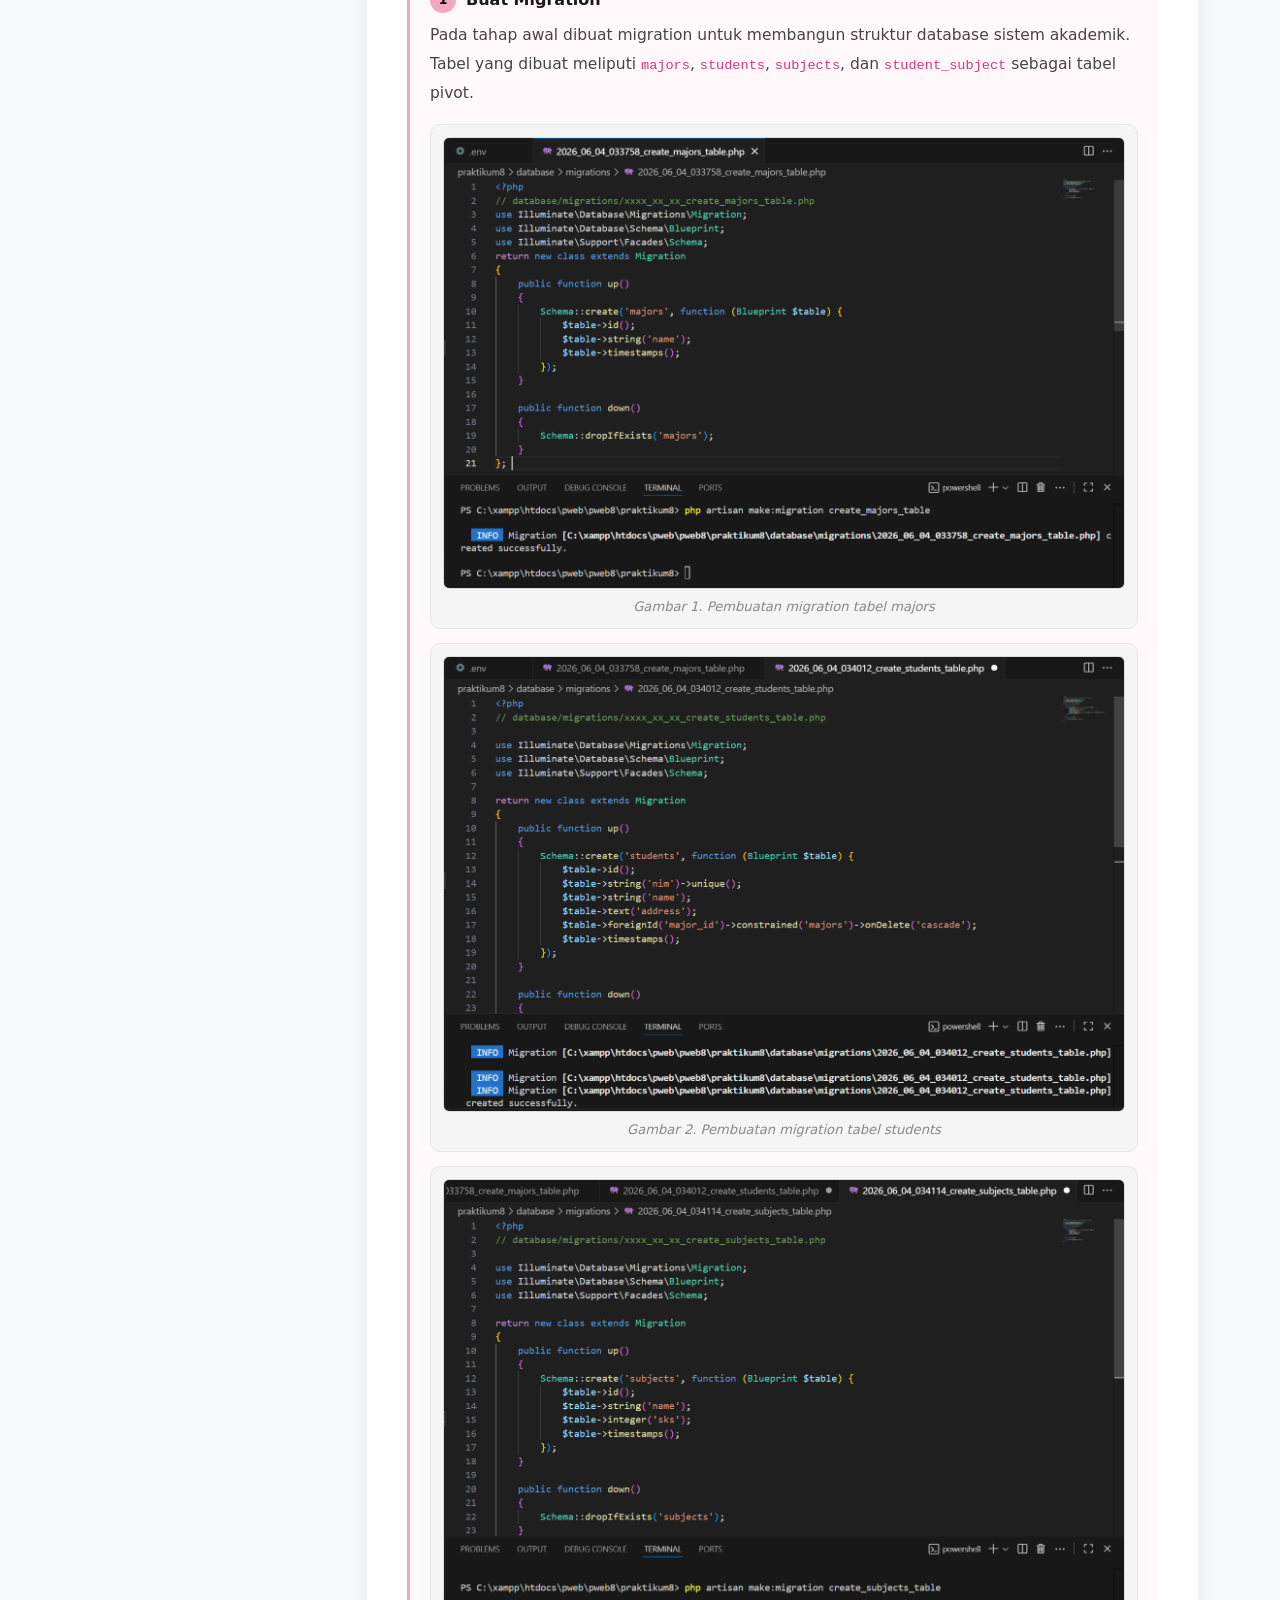
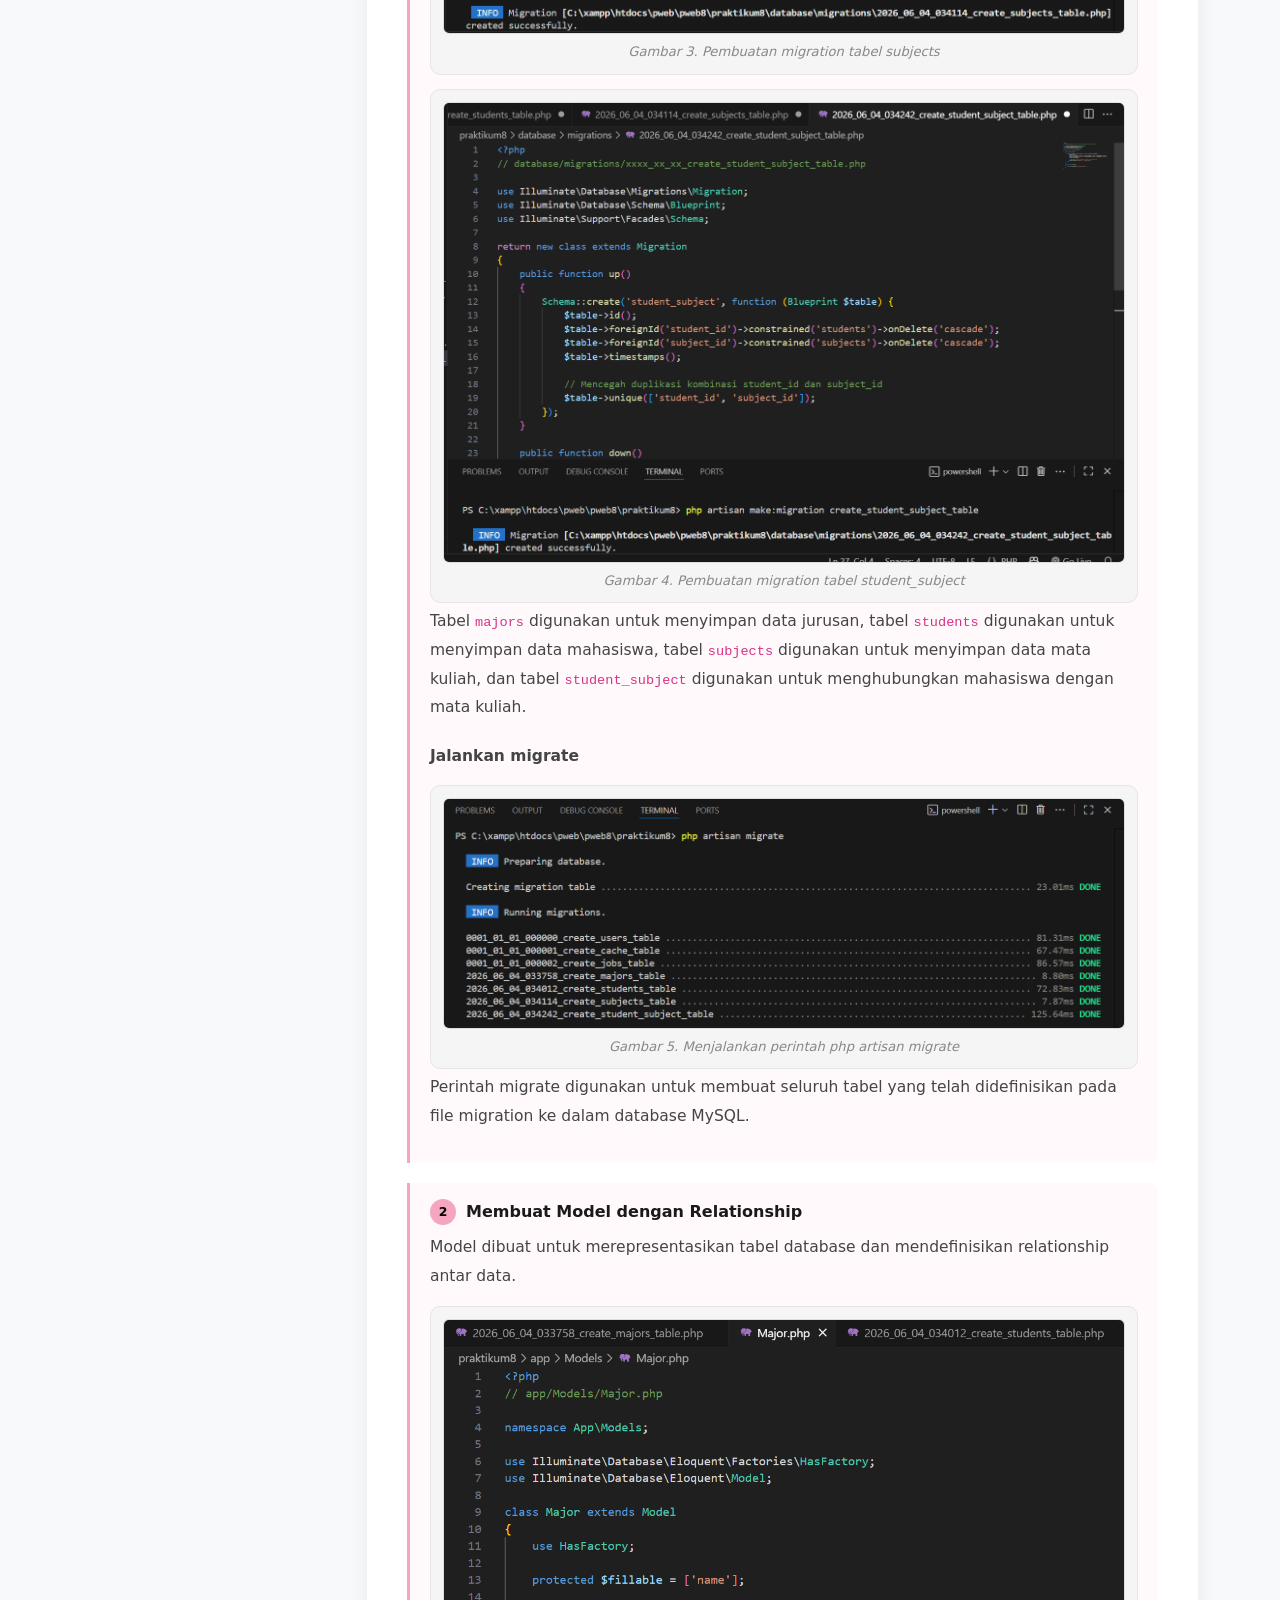
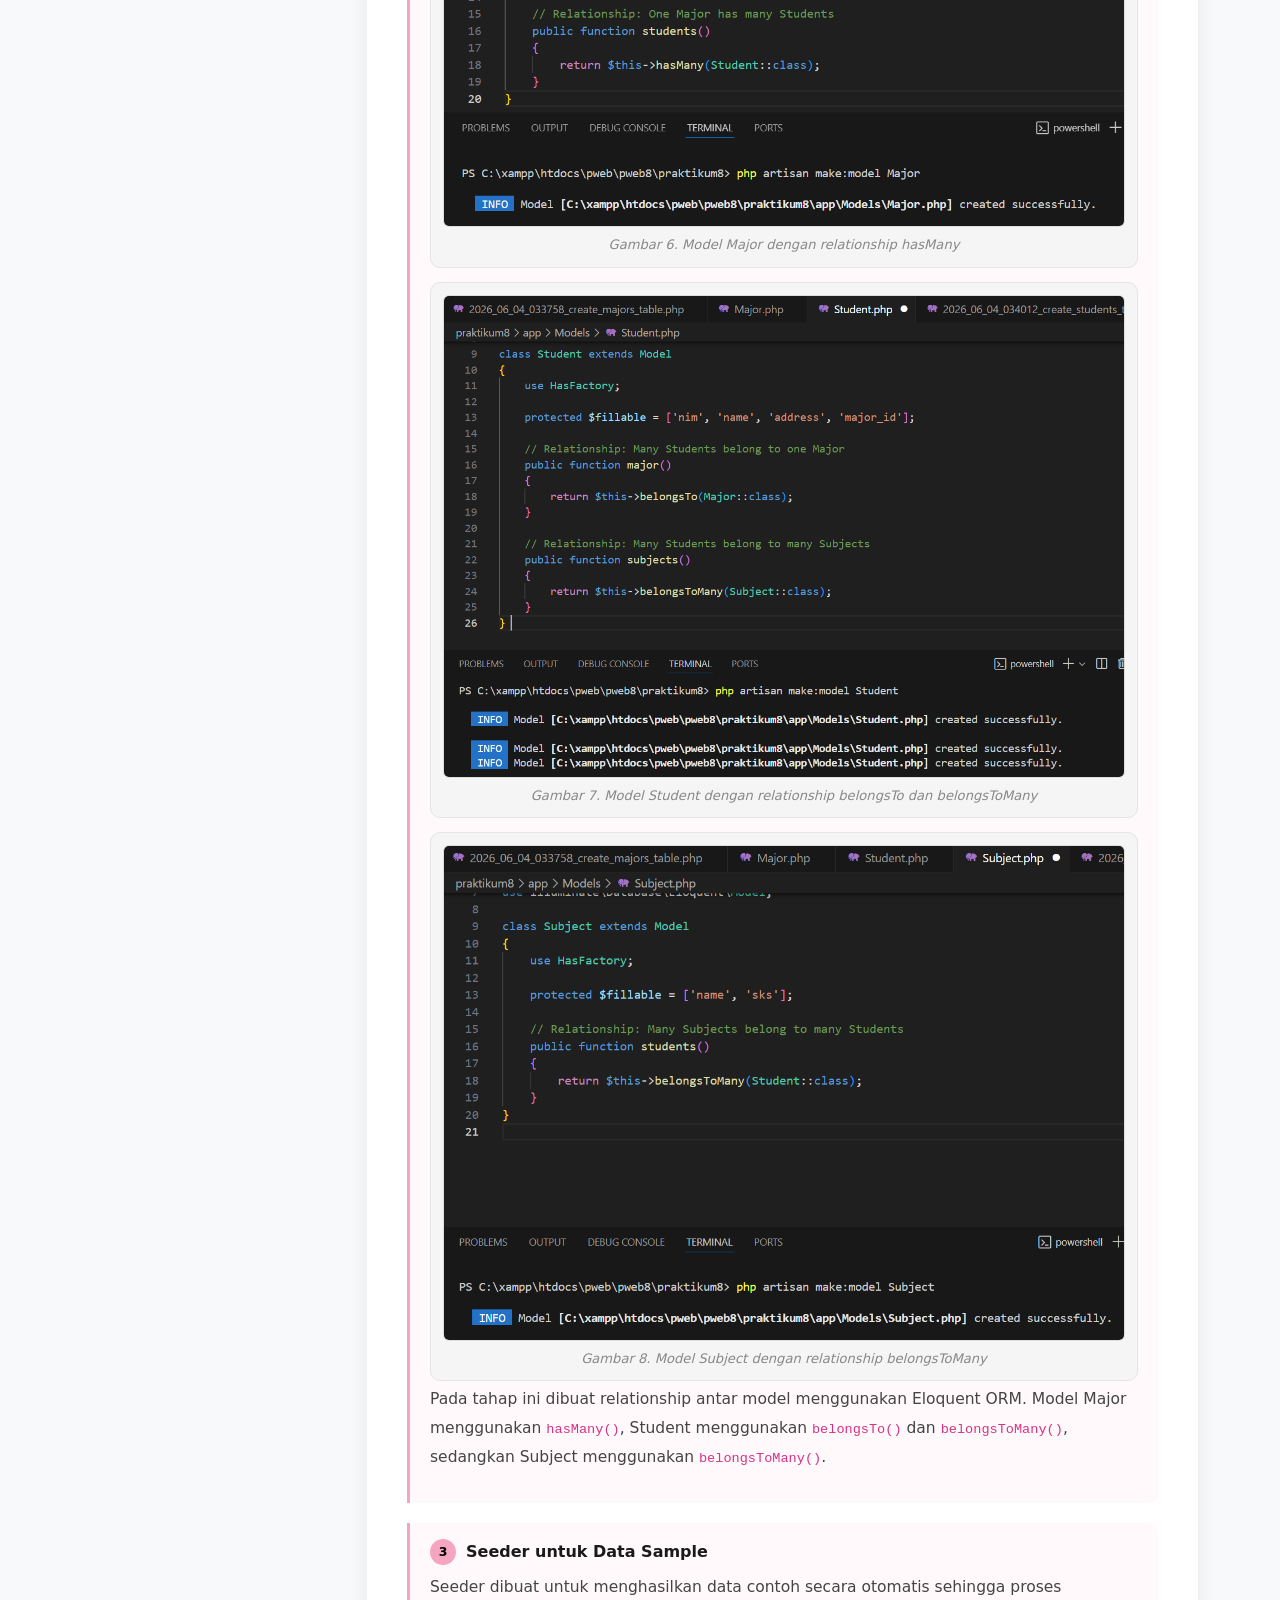
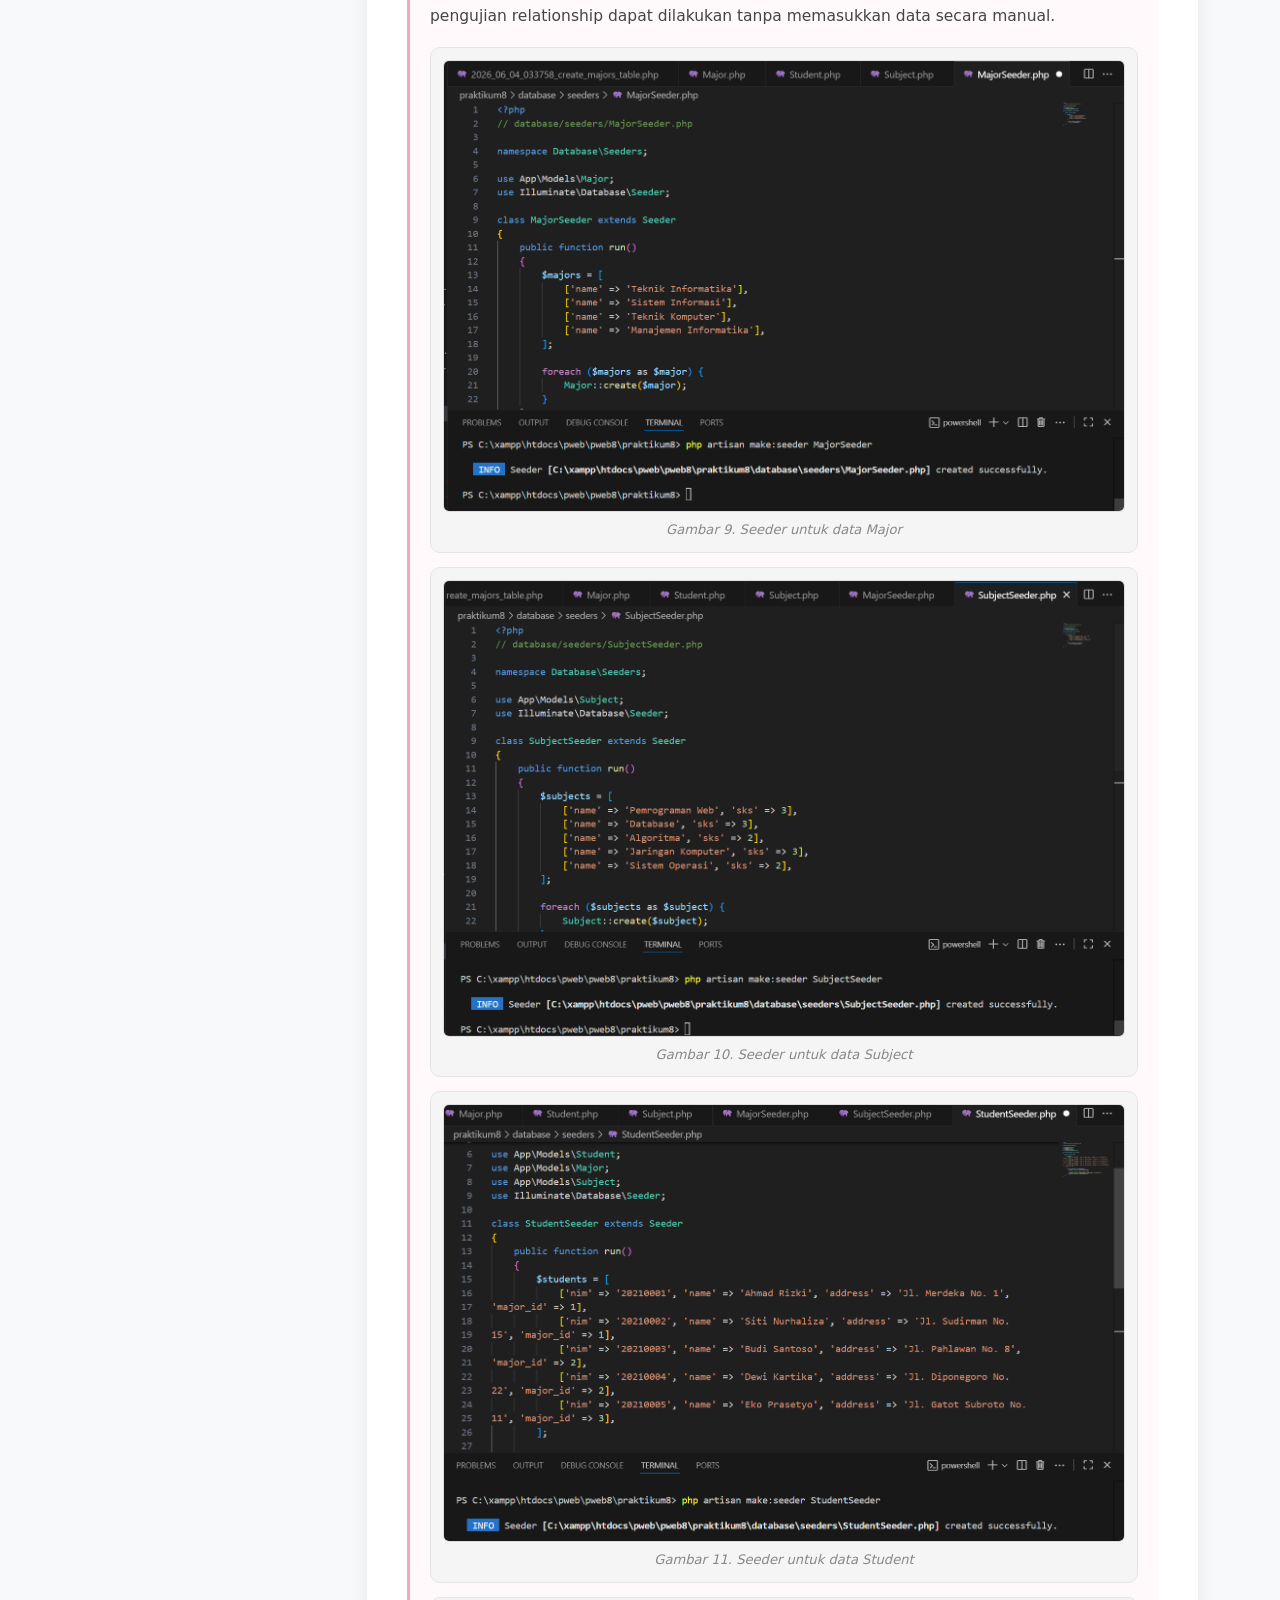
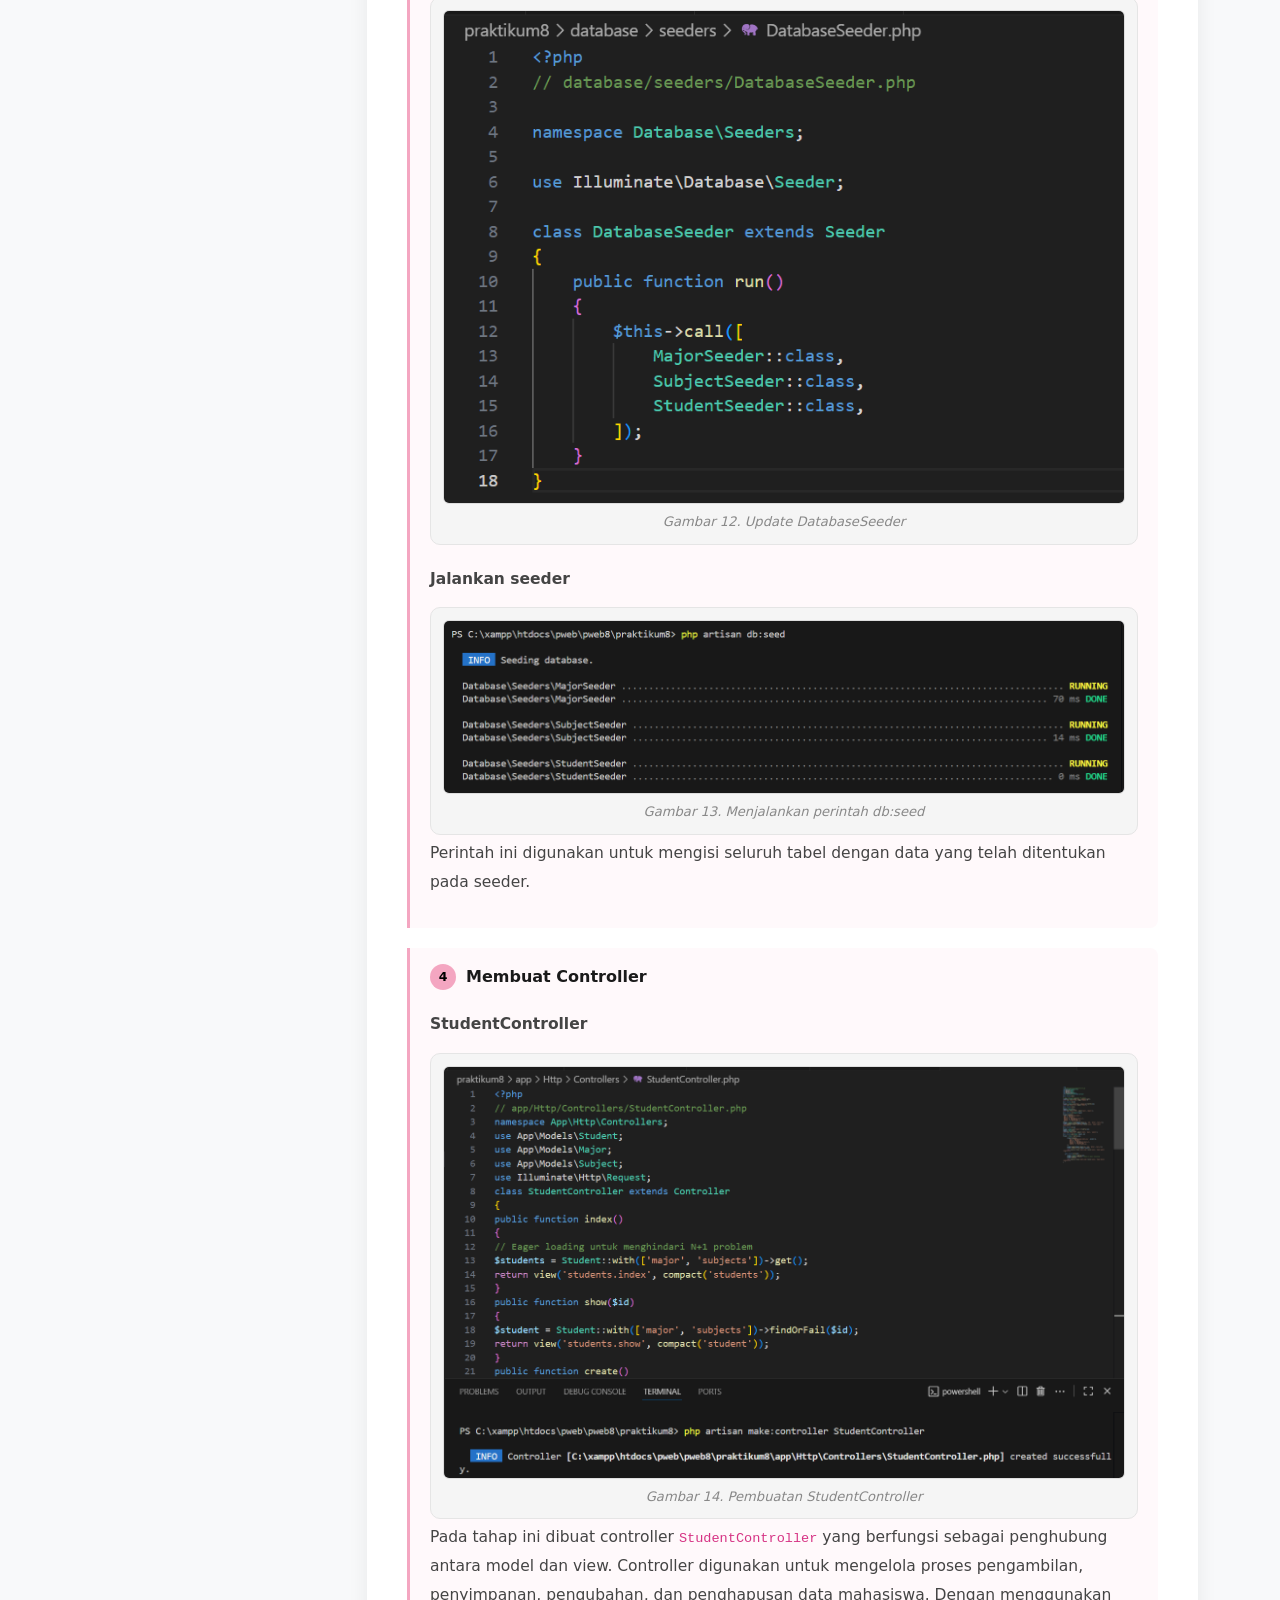
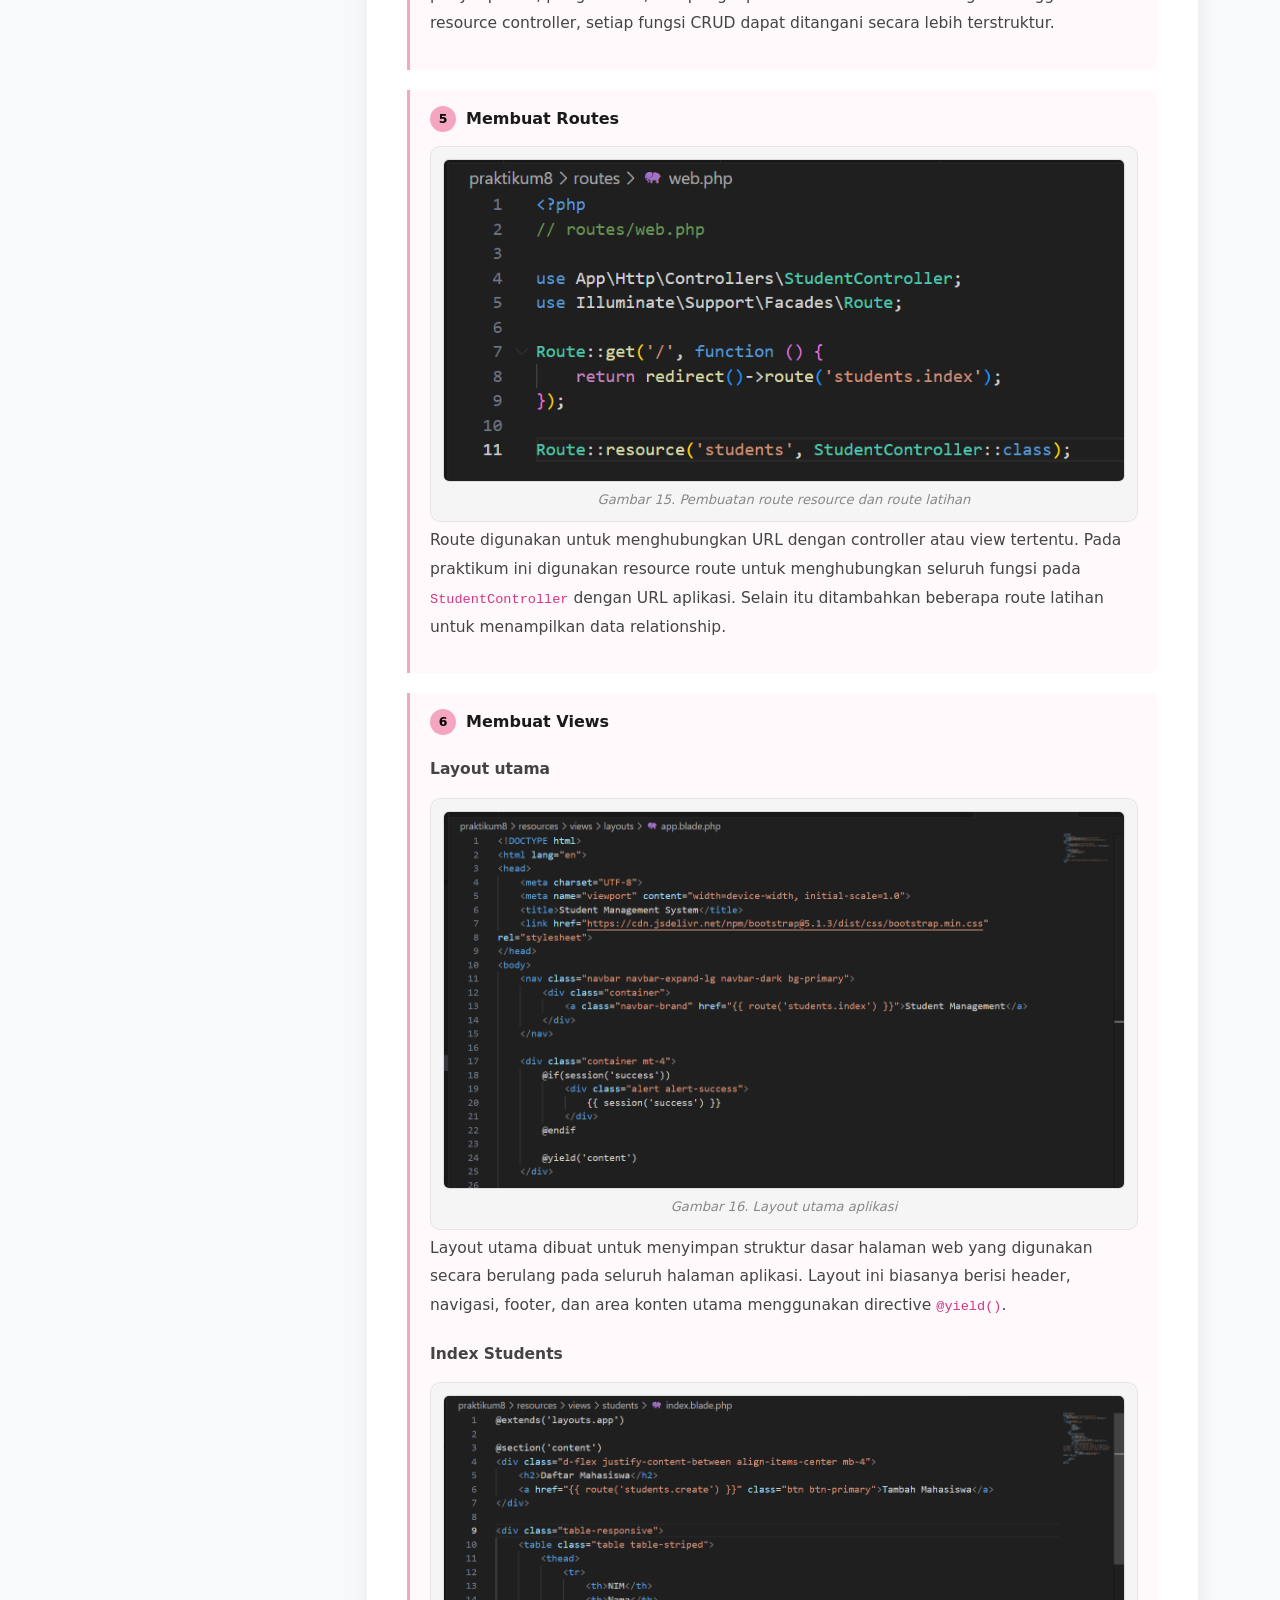
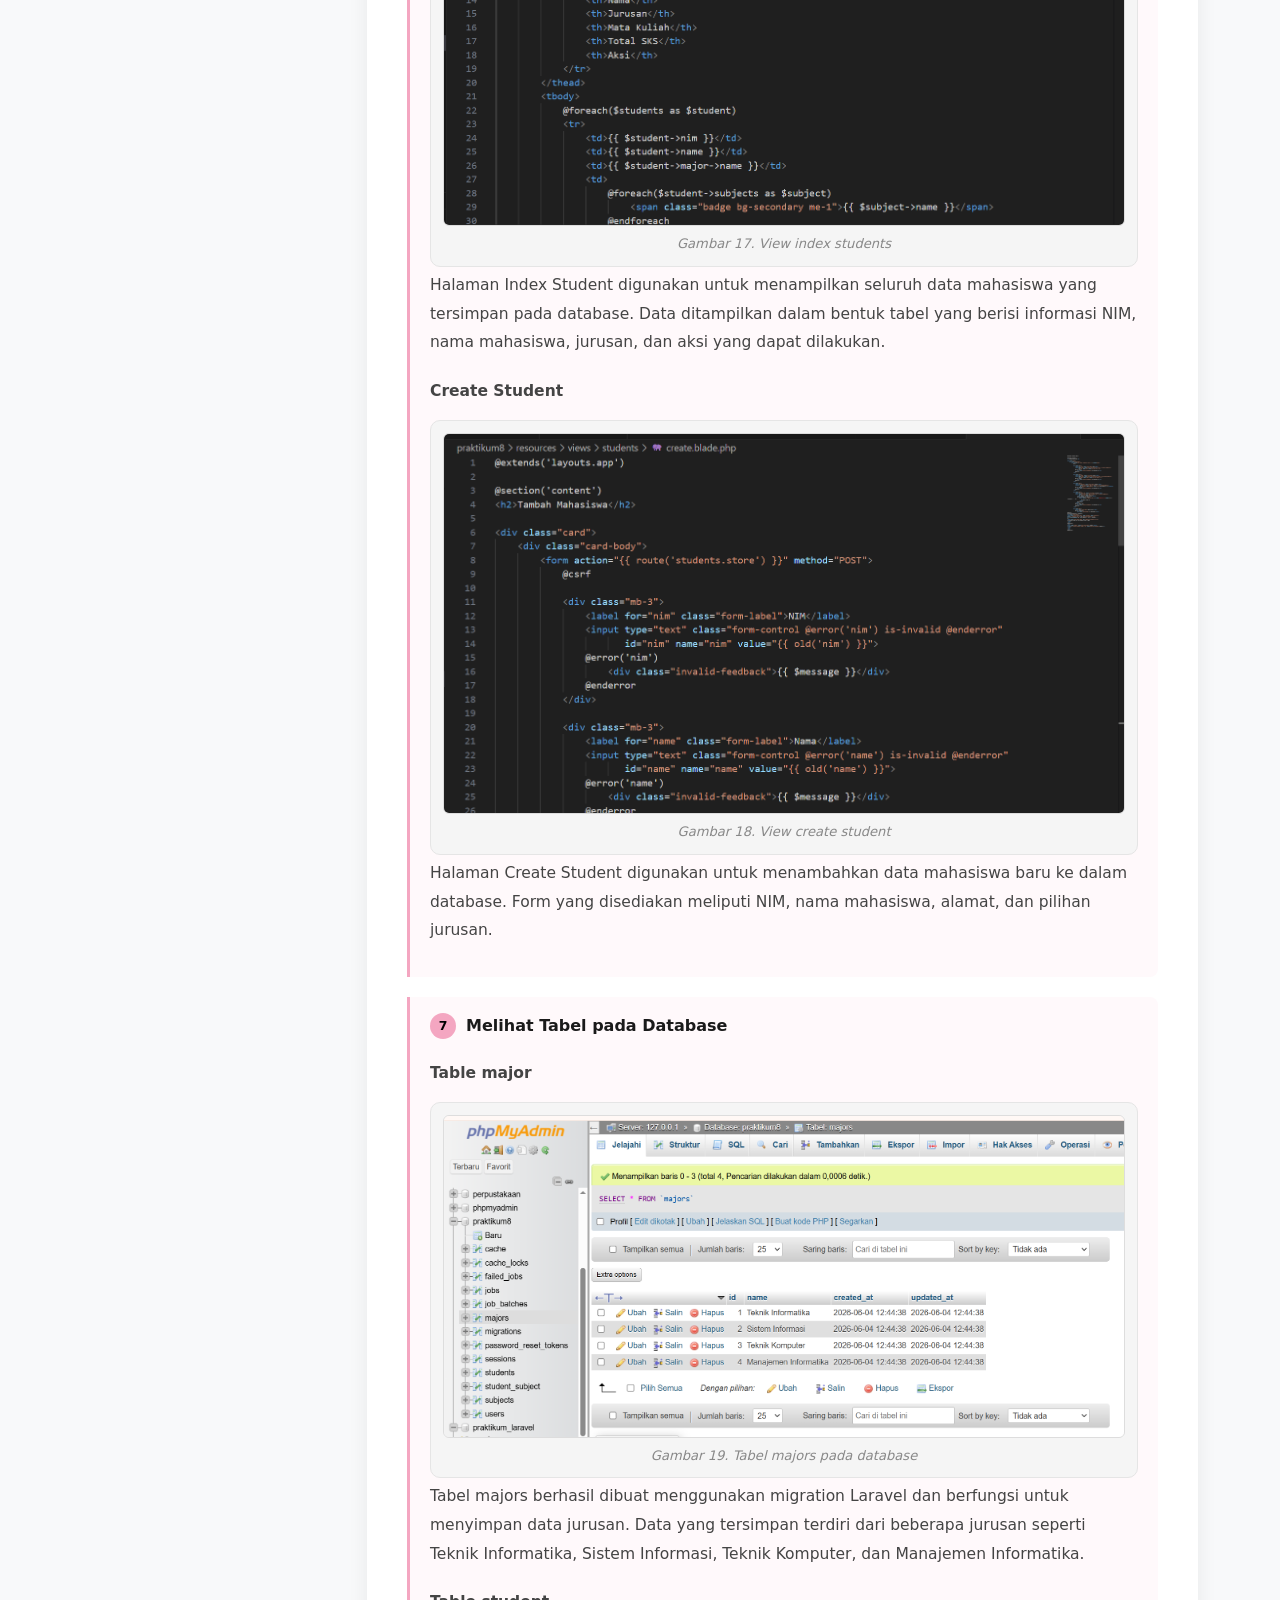
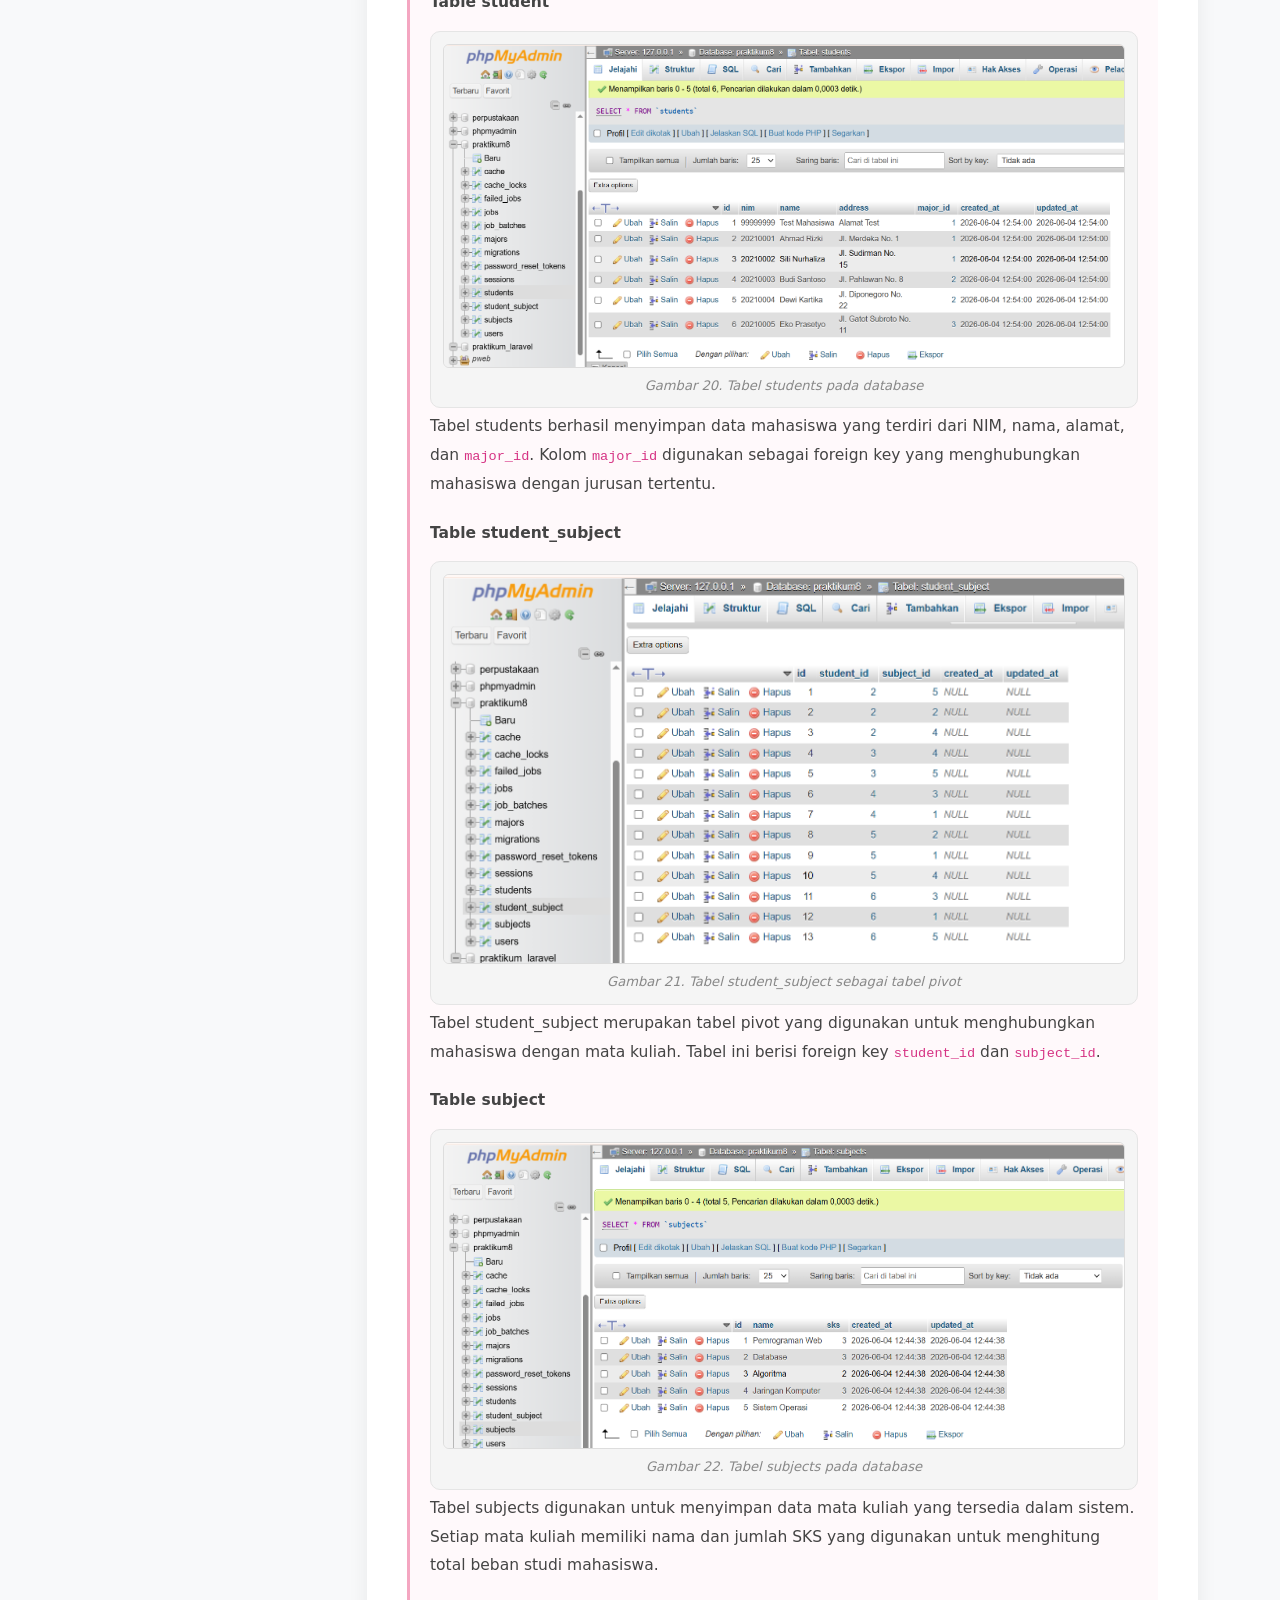
<file: laporan-praktikum-9.html>
<!DOCTYPE html>
<html lang="id">
<head>
    <meta charset="UTF-8">
    <meta name="viewport" content="width=device-width, initial-scale=1.0">
    <title>Laporan Praktikum 9 - Portofolio</title>

    <link href="https://cdn.jsdelivr.net/npm/bootstrap@5.3.3/dist/css/bootstrap.min.css" rel="stylesheet">
    <link rel="stylesheet" href="style.css">

    <style>
        body {
            background-color: #f8f9fa;
        }

        .laprak-hero {
            background: linear-gradient(135deg, #2d2d2d 0%, #1a1a1a 100%);
            padding: 120px 0 60px;
            color: white;
        }

        .laprak-hero .badge-subject {
            background-color: #f4a6c1;
            color: #000;
            font-size: 0.8rem;
            font-weight: 600;
            padding: 6px 14px;
            border-radius: 20px;
            display: inline-block;
            margin-bottom: 16px;
            letter-spacing: 0.5px;
        }

        .laprak-hero h1 {
            font-weight: 800;
            font-size: 2.2rem;
            line-height: 1.3;
        }

        .laprak-hero .meta-info {
            opacity: 0.75;
            font-size: 0.9rem;
            margin-top: 12px;
        }

        .content-card {
            background: #fff;
            border-radius: 12px;
            padding: 36px 40px;
            box-shadow: 0 4px 20px rgba(0,0,0,0.07);
            margin-bottom: 28px;
        }

        .section-number {
            display: inline-flex;
            align-items: center;
            justify-content: center;
            width: 36px;
            height: 36px;
            background-color: #f4a6c1;
            color: #000;
            border-radius: 50%;
            font-weight: 700;
            font-size: 0.9rem;
            margin-right: 12px;
            flex-shrink: 0;
        }

        .section-heading {
            display: flex;
            align-items: center;
            font-size: 1.25rem;
            font-weight: 700;
            color: #1a1a1a;
            margin-bottom: 18px;
            padding-bottom: 12px;
            border-bottom: 2px solid #f4a6c1;
        }

        .sub-heading {
            font-size: 1rem;
            font-weight: 700;
            color: #333;
            margin: 20px 0 8px;
        }

        .content-card p,
        .content-card li {
            line-height: 1.85;
            color: #444;
            font-size: 0.97rem;
        }

        .step-box {
            border-left: 3px solid #f4a6c1;
            padding: 16px 20px;
            background: #fff9fb;
            border-radius: 0 8px 8px 0;
            margin-bottom: 20px;
        }

        .step-box .step-title {
            font-weight: 700;
            color: #1a1a1a;
            margin-bottom: 8px;
            display: flex;
            align-items: center;
            gap: 10px;
        }

        .step-number-badge {
            background: #f4a6c1;
            color: #000;
            width: 26px;
            height: 26px;
            border-radius: 50%;
            display: inline-flex;
            align-items: center;
            justify-content: center;
            font-size: 0.78rem;
            font-weight: 700;
            flex-shrink: 0;
        }

        .code-block {
            background: #1e1e2e;
            color: #cdd6f4;
            border-radius: 8px;
            padding: 14px 18px;
            font-family: 'Courier New', Courier, monospace;
            font-size: 0.875rem;
            line-height: 1.6;
            overflow-x: auto;
            margin: 10px 0 14px;
            white-space: pre-wrap;
        }

        .code-block .cmd {
            color: #a6e3a1;
        }

        .code-block .comment {
            color: #6c7086;
        }

        figure.screenshot {
            background: #f5f5f5;
            border: 1px solid #e5e5e5;
            border-radius: 10px;
            padding: 12px;
            margin: 14px 0 4px;
            text-align: center;
        }

        figure.screenshot img {
            max-width: 100%;
            border-radius: 6px;
            border: 1px solid #ddd;
            display: block;
            margin: 0 auto;
        }

        figcaption {
            font-size: 0.82rem;
            color: #888;
            font-style: italic;
            margin-top: 8px;
            text-align: center;
        }

        .tag-pill {
            display: inline-block;
            background: #fff0f5;
            border: 1px solid #f4a6c1;
            color: #c0547a;
            border-radius: 20px;
            padding: 4px 12px;
            font-size: 0.82rem;
            font-weight: 500;
            margin: 3px 2px;
        }

        .mvc-card {
            border: 1px solid #ffe0ec;
            border-radius: 10px;
            padding: 18px 20px;
            background: #fff9fb;
            margin-bottom: 14px;
        }

        .mvc-card .mvc-label {
            font-weight: 700;
            font-size: 0.95rem;
            color: #c0547a;
            margin-bottom: 6px;
        }

        .mvc-card code {
            background: #fce4ec;
            color: #880e4f;
            padding: 2px 7px;
            border-radius: 4px;
            font-size: 0.82rem;
        }

        .conclusion-box {
            background: linear-gradient(135deg, #fff0f5, #fff);
            border: 1px solid #f4a6c1;
            border-radius: 10px;
            padding: 22px 26px;
        }

        .toc-list {
            list-style: none;
            padding: 0;
            margin: 0;
        }

        .toc-list li {
            padding: 6px 0;
            border-bottom: 1px dashed #eee;
        }

        .toc-list li:last-child {
            border-bottom: none;
        }

        .toc-list a {
            color: #555;
            text-decoration: none;
            font-size: 0.9rem;
            transition: color 0.2s;
        }

        .toc-list a:hover {
            color: #f4a6c1;
        }

        .toc-list .toc-num {
            color: #f4a6c1;
            font-weight: 700;
            margin-right: 8px;
        }

        .back-btn {
            background-color: #f4a6c1;
            border-color: #f4a6c1;
            color: #000;
            font-weight: 600;
            border-radius: 20px;
            padding: 8px 22px;
        }

        .back-btn:hover {
            background-color: #e68fb0;
            border-color: #e68fb0;
            color: #000;
        }

        @media (max-width: 768px) {
            .content-card {
                padding: 24px 20px;
            }
            .laprak-hero h1 {
                font-size: 1.6rem;
            }
        }
    </style>
</head>
<body>

<!-- NAVBAR -->
<nav class="navbar navbar-expand-lg navbar-dark bg-dark fixed-top shadow">
    <div class="container">
        <a class="navbar-brand d-flex align-items-center fw-semibold" href="index.html">
            <img src="images/logo.jpeg" alt="Logo" width="32" height="32" class="me-2 rounded">
            Portfolio
        </a>
        <button class="navbar-toggler" type="button" data-bs-toggle="collapse" data-bs-target="#navMenu">
            <span class="navbar-toggler-icon"></span>
        </button>
        <div class="collapse navbar-collapse" id="navMenu">
            <ul class="navbar-nav ms-auto mb-2 mb-lg-0">
                <li class="nav-item"><a class="nav-link fw-medium" href="index.html">Home</a></li>
                <li class="nav-item"><a class="nav-link fw-medium" href="about.html">About</a></li>
                <li class="nav-item"><a class="nav-link active fw-medium" href="portfolio.html">Portfolio</a></li>
                <li class="nav-item"><a class="nav-link fw-medium" href="contact.html">Contact</a></li>
            </ul>
        </div>
    </div>
</nav>

<!-- HERO -->
<div class="laprak-hero">
    <div class="container">
        <a href="portfolio.html" class="text-decoration-none text-light opacity-75 d-inline-flex align-items-center gap-2 mb-3" style="font-size:0.88rem;">
            ← Kembali ke Portfolio
        </a>
        <div class="badge-subject">Praktikum Pemrograman Web</div>
        <h1>Laporan Praktikum 9<br>Eloquent Relationship pada Laravel</h1>
        <p class="meta-info">
            Sasya Zamora &nbsp;·&nbsp; 2411533014 &nbsp;·&nbsp; Informatika – Universitas Andalas &nbsp;·&nbsp; 2025/2026
        </p>
    </div>
</div>

<!-- MAIN CONTENT -->
<div class="container py-5">
    <div class="row g-4">

        <!-- TABLE OF CONTENTS (sidebar) -->
        <div class="col-lg-3 d-none d-lg-block">
            <div class="content-card sticky-top" style="top: 90px;">
                <h6 class="fw-bold mb-3" style="color:#c0547a;">Daftar Isi</h6>
                <ul class="toc-list">
                    <li><a href="#pendahuluan"><span class="toc-num">1.</span> Pendahuluan</a></li>
                    <li><a href="#tujuan"><span class="toc-num">2.</span> Tujuan Praktikum</a></li>
                    <li><a href="#alat"><span class="toc-num">3.</span> Alat & Bahan</a></li>
                    <li><a href="#teori"><span class="toc-num">4.</span> Dasar Teori</a></li>
                    <li><a href="#langkah"><span class="toc-num">5.</span> Langkah Pengerjaan</a></li>
                    <li><a href="#latihan"><span class="toc-num">6.</span> Latihan & Tugas</a></li>
                    <li><a href="#hasil"><span class="toc-num">7.</span> Hasil & Pembahasan</a></li>
                    <li><a href="#kesimpulan"><span class="toc-num">8.</span> Kesimpulan</a></li>
                </ul>
            </div>
        </div>

        <!-- CONTENT -->
        <div class="col-lg-9">

            <!-- 1. PENDAHULUAN -->
            <div class="content-card" id="pendahuluan">
                <div class="section-heading">
                    <span class="section-number">1</span> Pendahuluan
                </div>
                <p>
                    Laravel merupakan framework PHP berbasis MVC (Model View Controller) yang banyak digunakan dalam
                    pengembangan aplikasi web modern. Laravel menyediakan berbagai fitur yang mempermudah pengelolaan
                    database, salah satunya adalah Eloquent ORM. Eloquent ORM memungkinkan pengembang untuk berinteraksi
                    dengan database menggunakan model tanpa harus menulis query SQL secara langsung.
                </p>
                <p>
                    Pada praktikum ini dipelajari penerapan Eloquent Relationship dalam Laravel untuk menghubungkan
                    beberapa tabel yang saling berelasi. Relationship yang digunakan meliputi One-to-Many dan
                    Many-to-Many. Implementasi dilakukan melalui pembuatan migration, model, seeder, route, serta view
                    untuk menampilkan data yang memiliki hubungan antar tabel.
                </p>
                <p>
                    Melalui praktikum ini mahasiswa dapat memahami bagaimana Laravel mengelola hubungan antar data
                    sehingga proses pengembangan aplikasi menjadi lebih terstruktur dan efisien.
                </p>
            </div>

            <!-- 2. TUJUAN -->
            <div class="content-card" id="tujuan">
                <div class="section-heading">
                    <span class="section-number">2</span> Tujuan Praktikum
                </div>
                <ol>
                    <li>Memahami konsep relationship dalam Laravel.</li>
                    <li>Mengimplementasikan One-to-Many dan Many-to-Many relationship.</li>
                    <li>Membuat migration dengan foreign key.</li>
                    <li>Menggunakan Eloquent relationship untuk query data.</li>
                    <li>Menampilkan data dengan relationship di view.</li>
                </ol>
            </div>

            <!-- 3. ALAT DAN BAHAN -->
            <div class="content-card" id="alat">
                <div class="section-heading">
                    <span class="section-number">3</span> Alat dan Bahan
                </div>
                <div class="row">
                    <div class="col-md-6">
                        <div class="mvc-card">
                            <div class="mvc-label">Hardware</div>
                            <ul class="mb-0">
                                <li>Laptop/PC.</li>
                                <li>RAM minimal 4 GB.</li>
                                <li>Penyimpanan minimal 10 GB.</li>
                            </ul>
                        </div>
                    </div>
                    <div class="col-md-6">
                        <div class="mvc-card">
                            <div class="mvc-label">Software</div>
                            <ul class="mb-0">
                                <li>Windows 10/11.</li>
                                <li>Visual Studio Code.</li>
                                <li>PHP 8.x.</li>
                                <li>Composer.</li>
                                <li>Laravel 12.</li>
                                <li>XAMPP.</li>
                                <li>MySQL.</li>
                                <li>Web Browser (Google Chrome).</li>
                            </ul>
                        </div>
                    </div>
                </div>
            </div>

            <!-- 4. DASAR TEORI -->
            <div class="content-card" id="teori">
                <div class="section-heading">
                    <span class="section-number">4</span> Dasar Teori
                </div>

                <div class="mvc-card">
                    <div class="mvc-label">Laravel</div>
                    <p class="mb-0">
                        Laravel adalah framework PHP open-source yang menerapkan konsep MVC (Model View Controller)
                        untuk mempermudah proses pengembangan aplikasi web. Laravel menyediakan fitur migration,
                        seeder, middleware, routing, dan Eloquent ORM.
                    </p>
                </div>

                <div class="mvc-card">
                    <div class="mvc-label">Eloquent ORM</div>
                    <p class="mb-0">
                        Eloquent ORM merupakan fitur Laravel yang digunakan untuk berinteraksi dengan database
                        menggunakan model. Dengan Eloquent, proses CRUD dapat dilakukan dengan sintaks yang lebih
                        sederhana dibandingkan query SQL biasa.
                    </p>
                </div>

                <div class="mvc-card">
                    <div class="mvc-label">One-to-Many Relationship</div>
                    <p>
                        Relationship One-to-Many adalah hubungan dimana satu data pada tabel utama dapat memiliki
                        banyak data pada tabel lain. Contohnya, satu jurusan memiliki banyak mahasiswa, sedangkan
                        satu mahasiswa hanya memiliki satu jurusan.
                    </p>
                    <div class="code-block">majors
|
|----&lt; students</div>
                </div>

                <div class="mvc-card">
                    <div class="mvc-label">Many-to-Many Relationship</div>
                    <p>
                        Relationship Many-to-Many adalah hubungan dimana satu data dapat berhubungan dengan banyak
                        data lainnya dan sebaliknya. Contohnya, mahasiswa dapat mengambil banyak mata kuliah dan
                        mata kuliah dapat diambil banyak mahasiswa. Hubungan ini menggunakan tabel penghubung
                        atau pivot table.
                    </p>
                    <div class="code-block">students
|
student_subject
|
subjects</div>
                </div>

                <p>
                    <span class="tag-pill">Migration</span>
                    Migration digunakan untuk membuat dan mengelola struktur tabel database secara terprogram melalui Laravel.
                </p>
                <p class="mb-0">
                    <span class="tag-pill">Seeder</span>
                    Seeder digunakan untuk mengisi data awal ke dalam database sehingga proses pengujian aplikasi menjadi lebih mudah.
                </p>
            </div>

            <!-- 5. LANGKAH PENGERJAAN -->
            <div class="content-card" id="langkah">
                <div class="section-heading">
                    <span class="section-number">5</span> Langkah Pengerjaan
                </div>

                <div class="step-box">
                    <div class="step-title">
                        <span class="step-number-badge">1</span>
                        Buat Migration
                    </div>
                    <p>
                        Pada tahap awal dibuat migration untuk membangun struktur database sistem akademik. Tabel
                        yang dibuat meliputi <code>majors</code>, <code>students</code>, <code>subjects</code>, dan
                        <code>student_subject</code> sebagai tabel pivot.
                    </p>
                    
                    <figure class="screenshot">
                        <img src="images/laprak9-1.png" alt="Gambar 1. Pembuatan migration tabel majors">
                        <figcaption>Gambar 1. Pembuatan migration tabel majors</figcaption>
                    </figure>

                    
                    <figure class="screenshot">
                        <img src="images/laprak9-2.png" alt="Gambar 2. Pembuatan migration tabel students">
                        <figcaption>Gambar 2. Pembuatan migration tabel students</figcaption>
                    </figure>

                    
                    <figure class="screenshot">
                        <img src="images/laprak9-3.png" alt="Gambar 3. Pembuatan migration tabel subjects">
                        <figcaption>Gambar 3. Pembuatan migration tabel subjects</figcaption>
                    </figure>

                    
                    <figure class="screenshot">
                        <img src="images/laprak9-4.png" alt="Gambar 4. Pembuatan migration tabel student_subject">
                        <figcaption>Gambar 4. Pembuatan migration tabel student_subject</figcaption>
                    </figure>

                    <p>
                        Tabel <code>majors</code> digunakan untuk menyimpan data jurusan, tabel <code>students</code>
                        digunakan untuk menyimpan data mahasiswa, tabel <code>subjects</code> digunakan untuk menyimpan
                        data mata kuliah, dan tabel <code>student_subject</code> digunakan untuk menghubungkan mahasiswa
                        dengan mata kuliah.
                    </p>
                    <p class="sub-heading">Jalankan migrate</p>
                    
                    <figure class="screenshot">
                        <img src="images/laprak9-5.png" alt="Gambar 5. Menjalankan perintah php artisan migrate">
                        <figcaption>Gambar 5. Menjalankan perintah php artisan migrate</figcaption>
                    </figure>

                    <p>
                        Perintah migrate digunakan untuk membuat seluruh tabel yang telah didefinisikan pada file migration
                        ke dalam database MySQL.
                    </p>
                </div>

                <div class="step-box">
                    <div class="step-title">
                        <span class="step-number-badge">2</span>
                        Membuat Model dengan Relationship
                    </div>
                    <p>
                        Model dibuat untuk merepresentasikan tabel database dan mendefinisikan relationship antar data.
                    </p>
                    
                    <figure class="screenshot">
                        <img src="images/laprak9-6.png" alt="Gambar 6. Model Major dengan relationship hasMany">
                        <figcaption>Gambar 6. Model Major dengan relationship hasMany</figcaption>
                    </figure>

                    
                    <figure class="screenshot">
                        <img src="images/laprak9-7.png" alt="Gambar 7. Model Student dengan relationship belongsTo dan belongsToMany">
                        <figcaption>Gambar 7. Model Student dengan relationship belongsTo dan belongsToMany</figcaption>
                    </figure>

                    
                    <figure class="screenshot">
                        <img src="images/laprak9-8.png" alt="Gambar 8. Model Subject dengan relationship belongsToMany">
                        <figcaption>Gambar 8. Model Subject dengan relationship belongsToMany</figcaption>
                    </figure>

                    <p>
                        Pada tahap ini dibuat relationship antar model menggunakan Eloquent ORM. Model Major menggunakan
                        <code>hasMany()</code>, Student menggunakan <code>belongsTo()</code> dan <code>belongsToMany()</code>,
                        sedangkan Subject menggunakan <code>belongsToMany()</code>.
                    </p>
                </div>

                <div class="step-box">
                    <div class="step-title">
                        <span class="step-number-badge">3</span>
                        Seeder untuk Data Sample
                    </div>
                    <p>
                        Seeder dibuat untuk menghasilkan data contoh secara otomatis sehingga proses pengujian relationship
                        dapat dilakukan tanpa memasukkan data secara manual.
                    </p>
                    
                    <figure class="screenshot">
                        <img src="images/laprak9-9.png" alt="Gambar 9. Seeder untuk data Major">
                        <figcaption>Gambar 9. Seeder untuk data Major</figcaption>
                    </figure>

                    
                    <figure class="screenshot">
                        <img src="images/laprak9-10.png" alt="Gambar 10. Seeder untuk data Subject">
                        <figcaption>Gambar 10. Seeder untuk data Subject</figcaption>
                    </figure>

                    
                    <figure class="screenshot">
                        <img src="images/laprak9-11.png" alt="Gambar 11. Seeder untuk data Student">
                        <figcaption>Gambar 11. Seeder untuk data Student</figcaption>
                    </figure>

                    
                    <figure class="screenshot">
                        <img src="images/laprak9-12.png" alt="Gambar 12. Update DatabaseSeeder">
                        <figcaption>Gambar 12. Update DatabaseSeeder</figcaption>
                    </figure>

                    <p class="sub-heading">Jalankan seeder</p>
                    
                    <figure class="screenshot">
                        <img src="images/laprak9-13.png" alt="Gambar 13. Menjalankan perintah db:seed">
                        <figcaption>Gambar 13. Menjalankan perintah db:seed</figcaption>
                    </figure>

                    <p>
                        Perintah ini digunakan untuk mengisi seluruh tabel dengan data yang telah ditentukan pada seeder.
                    </p>
                </div>

                <div class="step-box">
                    <div class="step-title">
                        <span class="step-number-badge">4</span>
                        Membuat Controller
                    </div>
                    <p class="sub-heading">StudentController</p>
                    
                    <figure class="screenshot">
                        <img src="images/laprak9-14.png" alt="Gambar 14. Pembuatan StudentController">
                        <figcaption>Gambar 14. Pembuatan StudentController</figcaption>
                    </figure>

                    <p>
                        Pada tahap ini dibuat controller <code>StudentController</code> yang berfungsi sebagai penghubung
                        antara model dan view. Controller digunakan untuk mengelola proses pengambilan, penyimpanan,
                        pengubahan, dan penghapusan data mahasiswa. Dengan menggunakan resource controller, setiap fungsi
                        CRUD dapat ditangani secara lebih terstruktur.
                    </p>
                </div>

                <div class="step-box">
                    <div class="step-title">
                        <span class="step-number-badge">5</span>
                        Membuat Routes
                    </div>
                    
                    <figure class="screenshot">
                        <img src="images/laprak9-15.png" alt="Gambar 15. Pembuatan route resource dan route latihan">
                        <figcaption>Gambar 15. Pembuatan route resource dan route latihan</figcaption>
                    </figure>

                    <p>
                        Route digunakan untuk menghubungkan URL dengan controller atau view tertentu. Pada praktikum ini
                        digunakan resource route untuk menghubungkan seluruh fungsi pada <code>StudentController</code>
                        dengan URL aplikasi. Selain itu ditambahkan beberapa route latihan untuk menampilkan data relationship.
                    </p>
                </div>

                <div class="step-box">
                    <div class="step-title">
                        <span class="step-number-badge">6</span>
                        Membuat Views
                    </div>
                    <p class="sub-heading">Layout utama</p>
                    
                    <figure class="screenshot">
                        <img src="images/laprak9-16.png" alt="Gambar 16. Layout utama aplikasi">
                        <figcaption>Gambar 16. Layout utama aplikasi</figcaption>
                    </figure>

                    <p>
                        Layout utama dibuat untuk menyimpan struktur dasar halaman web yang digunakan secara berulang pada
                        seluruh halaman aplikasi. Layout ini biasanya berisi header, navigasi, footer, dan area konten utama
                        menggunakan directive <code>@yield()</code>.
                    </p>
                    <p class="sub-heading">Index Students</p>
                    
                    <figure class="screenshot">
                        <img src="images/laprak9-17.png" alt="Gambar 17. View index students">
                        <figcaption>Gambar 17. View index students</figcaption>
                    </figure>

                    <p>
                        Halaman Index Student digunakan untuk menampilkan seluruh data mahasiswa yang tersimpan pada database.
                        Data ditampilkan dalam bentuk tabel yang berisi informasi NIM, nama mahasiswa, jurusan, dan aksi yang
                        dapat dilakukan.
                    </p>
                    <p class="sub-heading">Create Student</p>
                    
                    <figure class="screenshot">
                        <img src="images/laprak9-18.png" alt="Gambar 18. View create student">
                        <figcaption>Gambar 18. View create student</figcaption>
                    </figure>

                    <p>
                        Halaman Create Student digunakan untuk menambahkan data mahasiswa baru ke dalam database. Form yang
                        disediakan meliputi NIM, nama mahasiswa, alamat, dan pilihan jurusan.
                    </p>
                </div>

                <div class="step-box">
                    <div class="step-title">
                        <span class="step-number-badge">7</span>
                        Melihat Tabel pada Database
                    </div>
                    <p class="sub-heading">Table major</p>
                    
                    <figure class="screenshot">
                        <img src="images/laprak9-19.png" alt="Gambar 19. Tabel majors pada database">
                        <figcaption>Gambar 19. Tabel majors pada database</figcaption>
                    </figure>

                    <p>
                        Tabel majors berhasil dibuat menggunakan migration Laravel dan berfungsi untuk menyimpan data jurusan.
                        Data yang tersimpan terdiri dari beberapa jurusan seperti Teknik Informatika, Sistem Informasi, Teknik
                        Komputer, dan Manajemen Informatika.
                    </p>
                    <p class="sub-heading">Table student</p>
                    
                    <figure class="screenshot">
                        <img src="images/laprak9-20.png" alt="Gambar 20. Tabel students pada database">
                        <figcaption>Gambar 20. Tabel students pada database</figcaption>
                    </figure>

                    <p>
                        Tabel students berhasil menyimpan data mahasiswa yang terdiri dari NIM, nama, alamat, dan
                        <code>major_id</code>. Kolom <code>major_id</code> digunakan sebagai foreign key yang menghubungkan
                        mahasiswa dengan jurusan tertentu.
                    </p>
                    <p class="sub-heading">Table student_subject</p>
                    
                    <figure class="screenshot">
                        <img src="images/laprak9-21.png" alt="Gambar 21. Tabel student_subject sebagai tabel pivot">
                        <figcaption>Gambar 21. Tabel student_subject sebagai tabel pivot</figcaption>
                    </figure>

                    <p>
                        Tabel student_subject merupakan tabel pivot yang digunakan untuk menghubungkan mahasiswa dengan mata
                        kuliah. Tabel ini berisi foreign key <code>student_id</code> dan <code>subject_id</code>.
                    </p>
                    <p class="sub-heading">Table subject</p>
                    
                    <figure class="screenshot">
                        <img src="images/laprak9-22.png" alt="Gambar 22. Tabel subjects pada database">
                        <figcaption>Gambar 22. Tabel subjects pada database</figcaption>
                    </figure>

                    <p>
                        Tabel subjects digunakan untuk menyimpan data mata kuliah yang tersedia dalam sistem. Setiap mata
                        kuliah memiliki nama dan jumlah SKS yang digunakan untuk menghitung total beban studi mahasiswa.
                    </p>
                </div>
            </div>

            <!-- 6. LATIHAN DAN TUGAS -->
            <div class="content-card" id="latihan">
                <div class="section-heading">
                    <span class="section-number">6</span> Latihan dan Tugas
                </div>

                <div class="step-box">
                    <div class="step-title">
                        <span class="step-number-badge">1</span>
                        Menampilkan Semua Mahasiswa Beserta Jurusan dan Mata Kuliahnya
                    </div>
                    <p class="sub-heading">Tambahkan Route</p>
                    
                    <figure class="screenshot">
                        <img src="images/laprak9-23.png" alt="Gambar 23. Route untuk menampilkan data mahasiswa beserta relasi">
                        <figcaption>Gambar 23. Route untuk menampilkan data mahasiswa beserta relasi</figcaption>
                    </figure>

                    <p class="sub-heading">Buat Folder dan File View</p>
                    
                    <figure class="screenshot">
                        <img src="images/laprak9-24.png" alt="Gambar 24. View untuk menampilkan mahasiswa, jurusan, dan mata kuliah">
                        <figcaption>Gambar 24. View untuk menampilkan mahasiswa, jurusan, dan mata kuliah</figcaption>
                    </figure>

                    <p>
                        Pada latihan ini digunakan Eloquent Relationship untuk menampilkan seluruh data mahasiswa beserta
                        data jurusan dan mata kuliah yang dimiliki. Data mahasiswa diambil menggunakan model Student dengan
                        memanfaatkan relationship <code>major()</code> dan <code>subjects()</code>.
                    </p>
                    <p class="sub-heading">Jalankan Laravel</p>
                    
                    <figure class="screenshot">
                        <img src="images/laprak9-25.png" alt="Gambar 25. Menjalankan server Laravel">
                        <figcaption>Gambar 25. Menjalankan server Laravel</figcaption>
                    </figure>

                    <p class="sub-heading">Hasil</p>
                    
                    <figure class="screenshot">
                        <img src="images/laprak9-26.png" alt="Gambar 26. Hasil tampilan semua mahasiswa beserta jurusan dan mata kuliah">
                        <figcaption>Gambar 26. Hasil tampilan semua mahasiswa beserta jurusan dan mata kuliah</figcaption>
                    </figure>

                    <p>
                        Berdasarkan hasil yang diperoleh, setiap mahasiswa berhasil ditampilkan bersama informasi jurusan dan
                        daftar mata kuliah yang diambil. Penggunaan eager loading membuat proses pengambilan data menjadi lebih
                        efisien karena Laravel hanya menjalankan beberapa query untuk mengambil data yang saling berelasi.
                    </p>
                </div>

                <div class="step-box">
                    <div class="step-title">
                        <span class="step-number-badge">2</span>
                        Menampilkan Jurusan dengan Jumlah Mahasiswa
                    </div>
                    
                    <figure class="screenshot">
                        <img src="images/laprak9-27.png" alt="Gambar 27. Route untuk menampilkan jumlah mahasiswa per jurusan">
                        <figcaption>Gambar 27. Route untuk menampilkan jumlah mahasiswa per jurusan</figcaption>
                    </figure>

                    
                    <figure class="screenshot">
                        <img src="images/laprak9-28.png" alt="Gambar 28. View jumlah mahasiswa pada setiap jurusan">
                        <figcaption>Gambar 28. View jumlah mahasiswa pada setiap jurusan</figcaption>
                    </figure>

                    <p>
                        Pada latihan ini digunakan relationship antara tabel majors dan students untuk menghitung jumlah mahasiswa
                        pada setiap jurusan. Laravel menyediakan fungsi <code>withCount()</code> yang dapat digunakan untuk menghitung
                        jumlah data relasi secara otomatis.
                    </p>
                    <p class="sub-heading">Hasil</p>
                    
                    <figure class="screenshot">
                        <img src="images/laprak9-29.png" alt="Gambar 29. Hasil jumlah mahasiswa pada setiap jurusan">
                        <figcaption>Gambar 29. Hasil jumlah mahasiswa pada setiap jurusan</figcaption>
                    </figure>

                    <p>
                        Hasil yang diperoleh menunjukkan jumlah mahasiswa pada masing-masing jurusan. Dari data tersebut dapat
                        diketahui jurusan mana yang memiliki jumlah mahasiswa paling banyak. Informasi ini berguna untuk analisis
                        data akademik karena dapat membantu melihat distribusi mahasiswa pada tiap jurusan.
                    </p>
                </div>

                <div class="step-box">
                    <div class="step-title">
                        <span class="step-number-badge">3</span>
                        Mata Kuliah yang Diambil oleh Mahasiswa Tertentu
                    </div>
                    
                    <figure class="screenshot">
                        <img src="images/laprak9-30.png" alt="Gambar 30. Route untuk menampilkan mata kuliah mahasiswa tertentu">
                        <figcaption>Gambar 30. Route untuk menampilkan mata kuliah mahasiswa tertentu</figcaption>
                    </figure>

                    
                    <figure class="screenshot">
                        <img src="images/laprak9-31.png" alt="Gambar 31. View mata kuliah mahasiswa tertentu">
                        <figcaption>Gambar 31. View mata kuliah mahasiswa tertentu</figcaption>
                    </figure>

                    <p>
                        Latihan ini memanfaatkan relationship Many-to-Many antara model Student dan Subject yang dihubungkan
                        melalui tabel pivot student_subject. Query digunakan untuk mengambil data mata kuliah yang dimiliki oleh
                        mahasiswa tertentu berdasarkan identitas mahasiswa tersebut.
                    </p>
                    <p class="sub-heading">Hasil</p>
                    
                    <figure class="screenshot">
                        <img src="images/laprak9-32.png" alt="Gambar 32. Hasil mata kuliah yang diambil oleh mahasiswa tertentu">
                        <figcaption>Gambar 32. Hasil mata kuliah yang diambil oleh mahasiswa tertentu</figcaption>
                    </figure>

                    <p>
                        Hasil yang ditampilkan berupa daftar mata kuliah yang diambil oleh mahasiswa tertentu. Setiap mata kuliah
                        yang muncul berasal dari data relasi yang tersimpan pada tabel pivot. Dari hasil tersebut dapat dilihat bahwa
                        satu mahasiswa dapat mengambil lebih dari satu mata kuliah.
                    </p>
                </div>

                <div class="step-box">
                    <div class="step-title">
                        <span class="step-number-badge">4</span>
                        Total SKS yang Diambil Setiap Mahasiswa
                    </div>
                    
                    <figure class="screenshot">
                        <img src="images/laprak9-33.png" alt="Gambar 33. Route untuk menghitung total SKS setiap mahasiswa">
                        <figcaption>Gambar 33. Route untuk menghitung total SKS setiap mahasiswa</figcaption>
                    </figure>

                    
                    <figure class="screenshot">
                        <img src="images/laprak9-34.png" alt="Gambar 34. View total SKS setiap mahasiswa">
                        <figcaption>Gambar 34. View total SKS setiap mahasiswa</figcaption>
                    </figure>

                    <p>
                        Pada latihan ini dilakukan perhitungan total SKS yang diambil oleh masing-masing mahasiswa. Data SKS diperoleh
                        dari relationship antara mahasiswa dan mata kuliah, kemudian dijumlahkan menggunakan fungsi <code>sum('sks')</code>.
                    </p>
                    <p class="sub-heading">Hasil</p>
                    
                    <figure class="screenshot">
                        <img src="images/laprak9-35.png" alt="Gambar 35. Hasil total SKS setiap mahasiswa">
                        <figcaption>Gambar 35. Hasil total SKS setiap mahasiswa</figcaption>
                    </figure>

                    <p>
                        Hasil yang diperoleh menunjukkan jumlah total SKS yang diambil oleh setiap mahasiswa berdasarkan mata kuliah
                        yang dipilih. Perhitungan dilakukan secara otomatis oleh Laravel menggunakan koleksi data yang diperoleh dari
                        relationship.
                    </p>
                </div>
            </div>

            <!-- 7. HASIL DAN PEMBAHASAN -->
            <div class="content-card" id="hasil">
                <div class="section-heading">
                    <span class="section-number">7</span> Hasil & Pembahasan
                </div>

                <p class="sub-heading">Hasil Pembuatan Database dan Migration</p>
                <p>
                    Berdasarkan proses migration yang telah dilakukan, seluruh tabel berhasil dibuat pada database MySQL sesuai
                    dengan rancangan yang telah ditentukan. Tabel yang berhasil dibuat meliputi tabel majors, students, subjects,
                    dan student_subject. Setiap tabel memiliki struktur yang sesuai dengan kebutuhan sistem akademik sederhana yang
                    dikembangkan.
                </p>
                <p>
                    Pada tabel students terdapat foreign key <code>major_id</code> yang berfungsi menghubungkan mahasiswa dengan jurusan.
                    Sedangkan tabel student_subject digunakan sebagai tabel penghubung (pivot table) yang menghubungkan mahasiswa dan
                    mata kuliah dalam relationship Many-to-Many.
                </p>

                <p class="sub-heading">Hasil Pembuatan Model dan Relationship</p>
                <p>
                    Model Major, Student, dan Subject berhasil dibuat dan dikonfigurasi menggunakan Eloquent Relationship Laravel.
                    Relationship One-to-Many diterapkan antara model Major dan Student, sedangkan relationship Many-to-Many diterapkan
                    antara model Student dan Subject.
                </p>
                <p>
                    Hasil implementasi relationship memungkinkan data antar tabel saling terhubung sehingga informasi jurusan mahasiswa
                    maupun mata kuliah yang diambil dapat diakses dengan mudah melalui model Laravel. Penggunaan Eloquent Relationship
                    juga membuat kode program menjadi lebih sederhana dan mudah dipahami dibandingkan menggunakan query SQL secara manual.
                </p>

                <p class="sub-heading">Hasil Seeder Database</p>
                <p>
                    Proses seeding berhasil menambahkan data awal ke dalam database secara otomatis. Tabel majors berhasil terisi data
                    jurusan, tabel subjects berhasil terisi data mata kuliah beserta jumlah SKS, dan tabel students berhasil terisi data
                    mahasiswa.
                </p>
                <p>
                    Selain itu, tabel student_subject juga berhasil menyimpan relasi antara mahasiswa dan mata kuliah. Dengan adanya data
                    yang telah dihasilkan oleh seeder, proses pengujian relationship dapat dilakukan dengan lebih mudah tanpa perlu
                    memasukkan data secara manual satu per satu.
                </p>

                <p class="sub-heading">Hasil Tampilan Data Mahasiswa</p>
                <p>
                    Halaman daftar mahasiswa berhasil menampilkan seluruh data mahasiswa yang tersimpan pada database. Informasi yang
                    ditampilkan meliputi NIM, nama mahasiswa, alamat, serta jurusan yang dimiliki oleh masing-masing mahasiswa.
                </p>
                <p>
                    Data yang muncul berasal dari database melalui controller dan diteruskan ke view menggunakan Eloquent ORM. Hal ini
                    menunjukkan bahwa proses komunikasi antara model, controller, dan view telah berjalan dengan baik sesuai konsep MVC
                    pada Laravel.
                </p>

                <p class="sub-heading">Hasil Latihan Query Relationship</p>
                <ul>
                    <li>
                        <strong>Menampilkan semua mahasiswa beserta jurusan dan mata kuliahnya:</strong> query berhasil menampilkan data
                        mahasiswa lengkap dengan informasi jurusan dan mata kuliah yang diambil. Penggunaan eager loading melalui method
                        <code>with()</code> membuat proses pengambilan data menjadi lebih efisien.
                    </li>
                    <li class="mt-2">
                        <strong>Menampilkan jurusan yang memiliki mahasiswa terbanyak:</strong> query berhasil menampilkan jumlah mahasiswa
                        pada setiap jurusan. Method <code>withCount()</code> mempermudah proses perhitungan jumlah mahasiswa tanpa membuat
                        query SQL yang kompleks.
                    </li>
                    <li class="mt-2">
                        <strong>Menampilkan mata kuliah yang diambil mahasiswa tertentu:</strong> query berhasil menampilkan daftar mata
                        kuliah berdasarkan relationship Many-to-Many melalui tabel pivot student_subject.
                    </li>
                    <li class="mt-2">
                        <strong>Menampilkan total SKS yang diambil setiap mahasiswa:</strong> query berhasil menghitung total SKS berdasarkan
                        mata kuliah yang diambil menggunakan fungsi <code>sum('sks')</code>.
                    </li>
                </ul>

                <p class="sub-heading">Analisis Hasil Praktikum</p>
                <p>
                    Berdasarkan hasil praktikum yang telah dilakukan, Laravel terbukti mampu mengelola relationship antar tabel dengan
                    baik melalui Eloquent ORM. Relationship One-to-Many dan Many-to-Many dapat diimplementasikan dengan lebih sederhana
                    dibandingkan menggunakan query SQL secara langsung.
                </p>
                <p class="mb-0">
                    Selain itu, penggunaan migration mempermudah pembuatan struktur database, sedangkan seeder mempercepat proses pengisian
                    data awal. Fitur-fitur tersebut membuat proses pengembangan aplikasi menjadi lebih terstruktur, efisien, dan mudah untuk
                    dipelajari maupun dikembangkan lebih lanjut.
                </p>
            </div>

            <!-- 8. KESIMPULAN -->
            <div class="content-card" id="kesimpulan">
                <div class="section-heading">
                    <span class="section-number">8</span> Kesimpulan
                </div>
                <div class="conclusion-box">
                    <p>
                        Berdasarkan praktikum yang telah dilaksanakan, dapat disimpulkan bahwa Laravel menyediakan fitur Eloquent ORM
                        yang sangat membantu dalam pengelolaan database dan relationship antar tabel. Pada praktikum ini berhasil
                        diterapkan relationship One-to-Many antara tabel majors dan students, serta relationship Many-to-Many antara
                        tabel students dan subjects melalui tabel pivot student_subject.
                    </p>
                    <p>
                        Selain itu, proses pembuatan migration, model, controller, route, view, dan seeder berhasil dilakukan dengan baik
                        sehingga aplikasi dapat menampilkan data yang saling berelasi secara dinamis. Hasil latihan juga menunjukkan bahwa
                        Laravel mampu melakukan pengolahan dan pengambilan data relationship secara efisien menggunakan fitur Eloquent
                        Relationship.
                    </p>
                    <p class="mb-0">
                        Melalui praktikum ini, pemahaman mengenai pengelolaan database dan hubungan antar tabel dalam Laravel menjadi
                        lebih baik serta memberikan pengalaman dalam membangun aplikasi web yang terstruktur sesuai konsep MVC.
                    </p>
                </div>
            </div>

            <!-- BACK BUTTON -->
            <div class="text-center mt-2 mb-4">
                <a href="portfolio.html" class="btn back-btn">← Kembali ke Portfolio</a>
            </div>

        </div><!-- end col -->
    </div><!-- end row -->
</div><!-- end container -->

<!-- FOOTER -->
<footer class="bg-dark text-light pt-5">
    <div class="container">
        <div class="row">
            <div class="col-md-6 mb-3">
                <h5 class="fw-bold">sasyazmr</h5>
                <p>Website Portofolio.</p>
            </div>
            <div class="col-md-6 mb-3">
                <h5 class="fw-bold">Quick Links</h5>
                <ul class="list-unstyled">
                    <li><a href="index.html" class="text-light text-decoration-none">Home</a></li>
                    <li><a href="about.html" class="text-light text-decoration-none">About</a></li>
                    <li><a href="portfolio.html" class="text-light text-decoration-none">Portfolio</a></li>
                    <li><a href="contact.html" class="text-light text-decoration-none">Contact</a></li>
                </ul>
            </div>
        </div>
        <hr class="border-secondary">
        <div class="text-center pb-3">
            <a href="https://www.instagram.com/sasyaaazmr/" class="text-light text-decoration-none me-3">Instagram</a>
            <p class="mb-0">&copy; 2025 Sasya Zamora</p>
        </div>
    </div>
</footer>

<script src="https://cdn.jsdelivr.net/npm/bootstrap@5.3.3/dist/js/bootstrap.bundle.min.js"></script>

<!-- Smooth scroll for TOC -->
<script>
    document.querySelectorAll('.toc-list a').forEach(link => {
        link.addEventListener('click', function(e) {
            e.preventDefault();
            const target = document.querySelector(this.getAttribute('href'));
            if (target) {
                window.scrollTo({ top: target.offsetTop - 85, behavior: 'smooth' });
            }
        });
    });
</script>

</body>
</html>
</file>
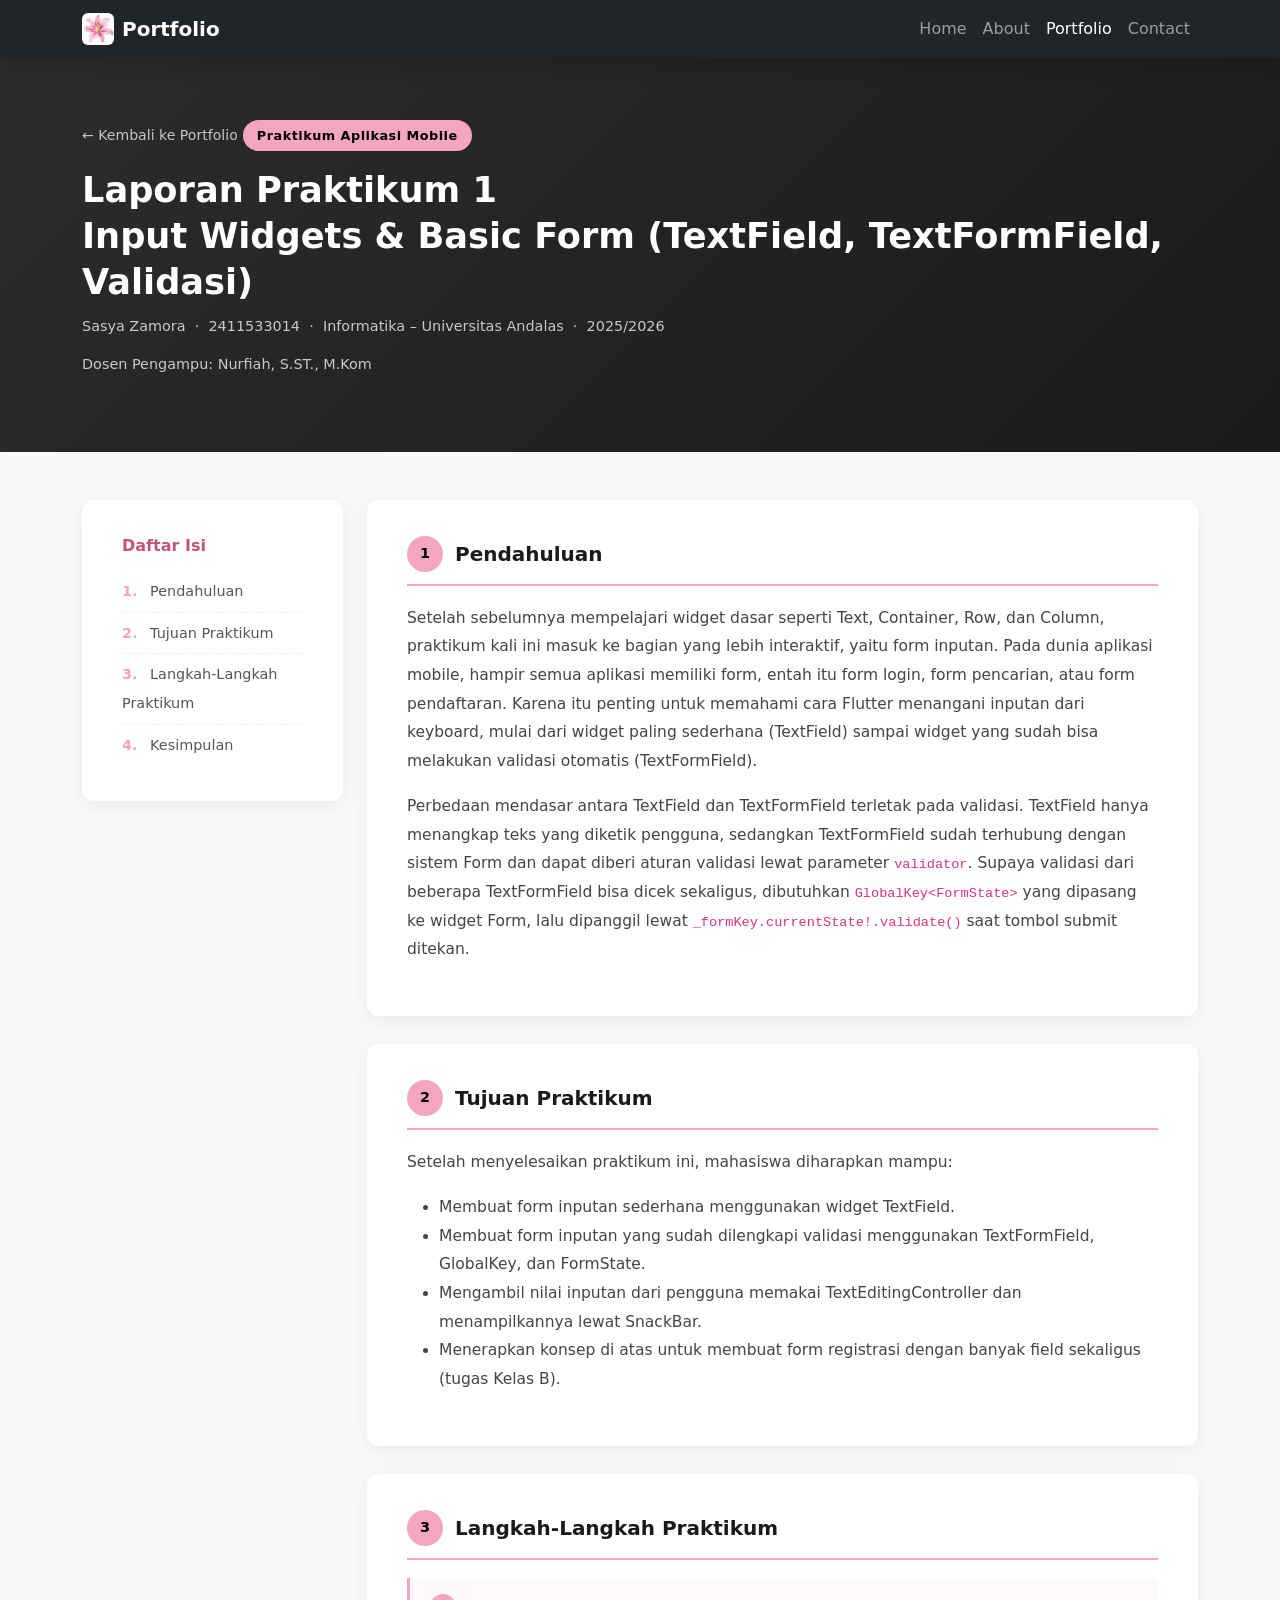
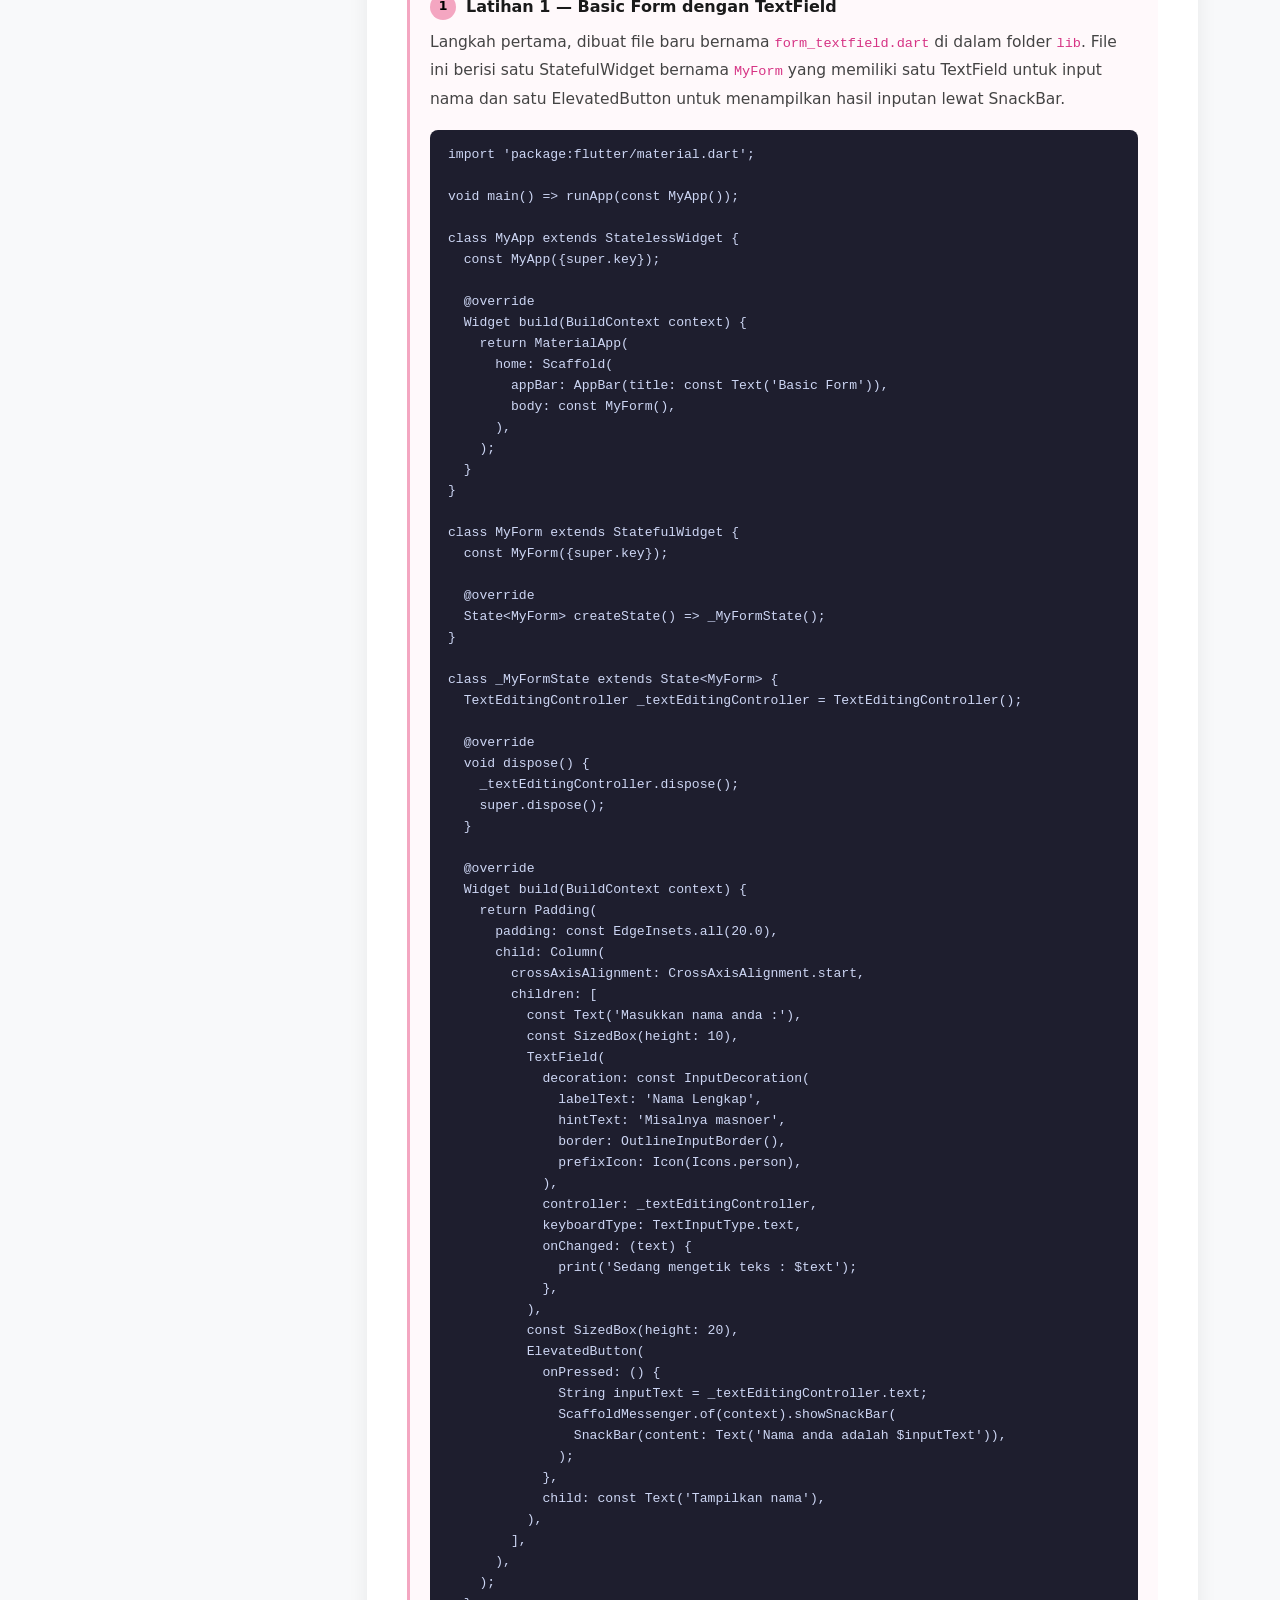
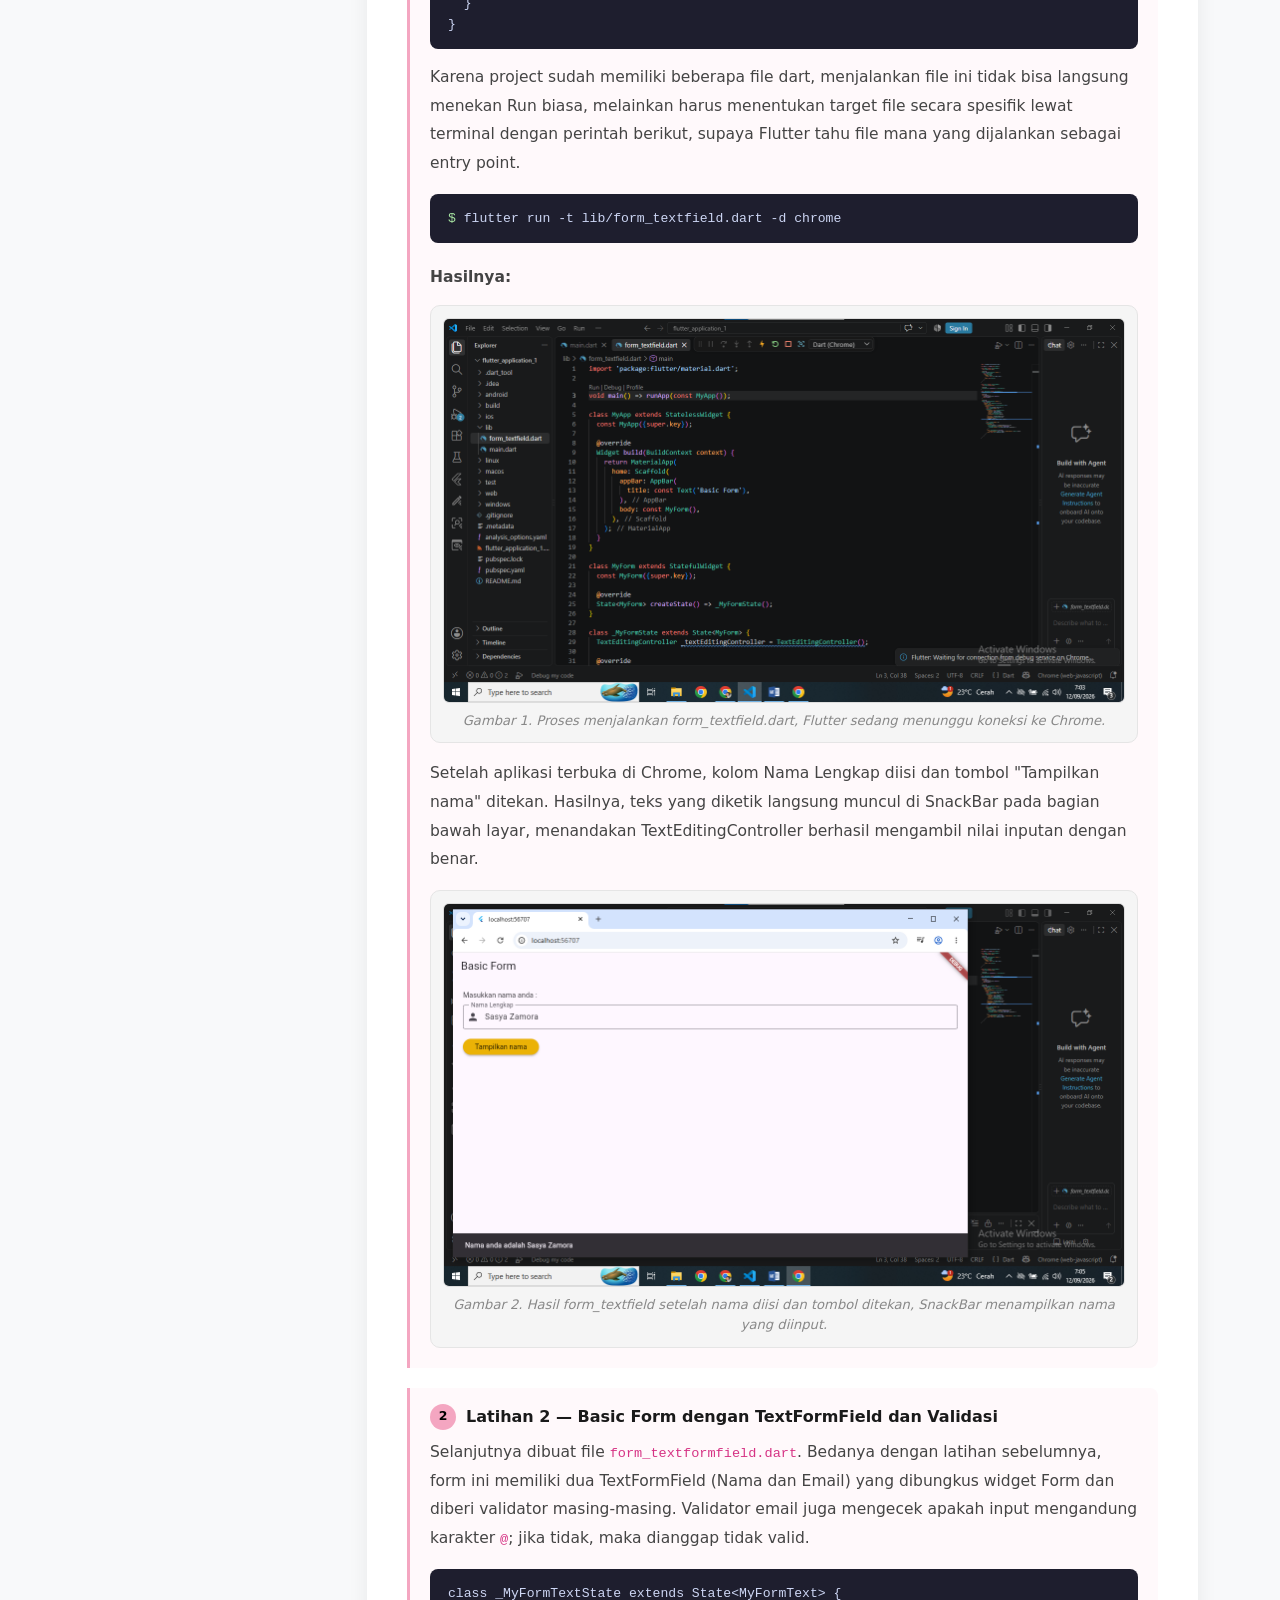
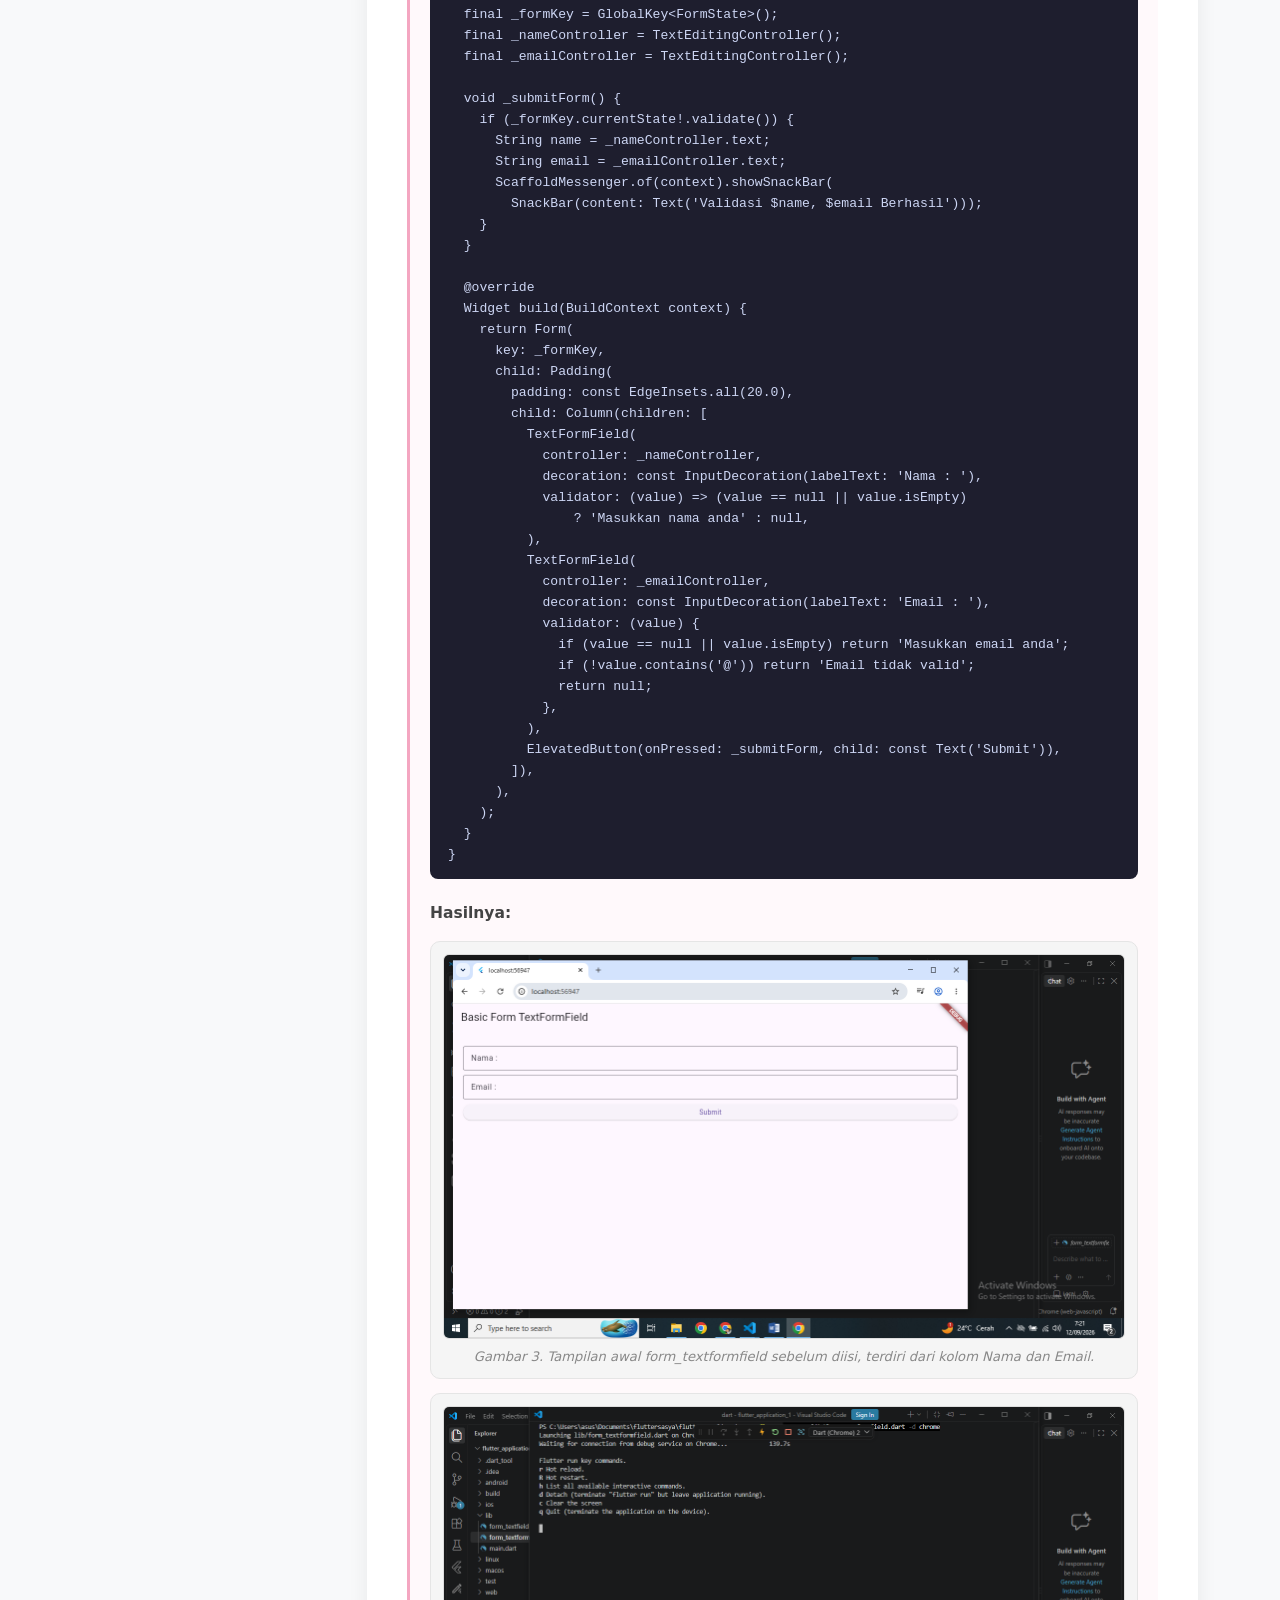
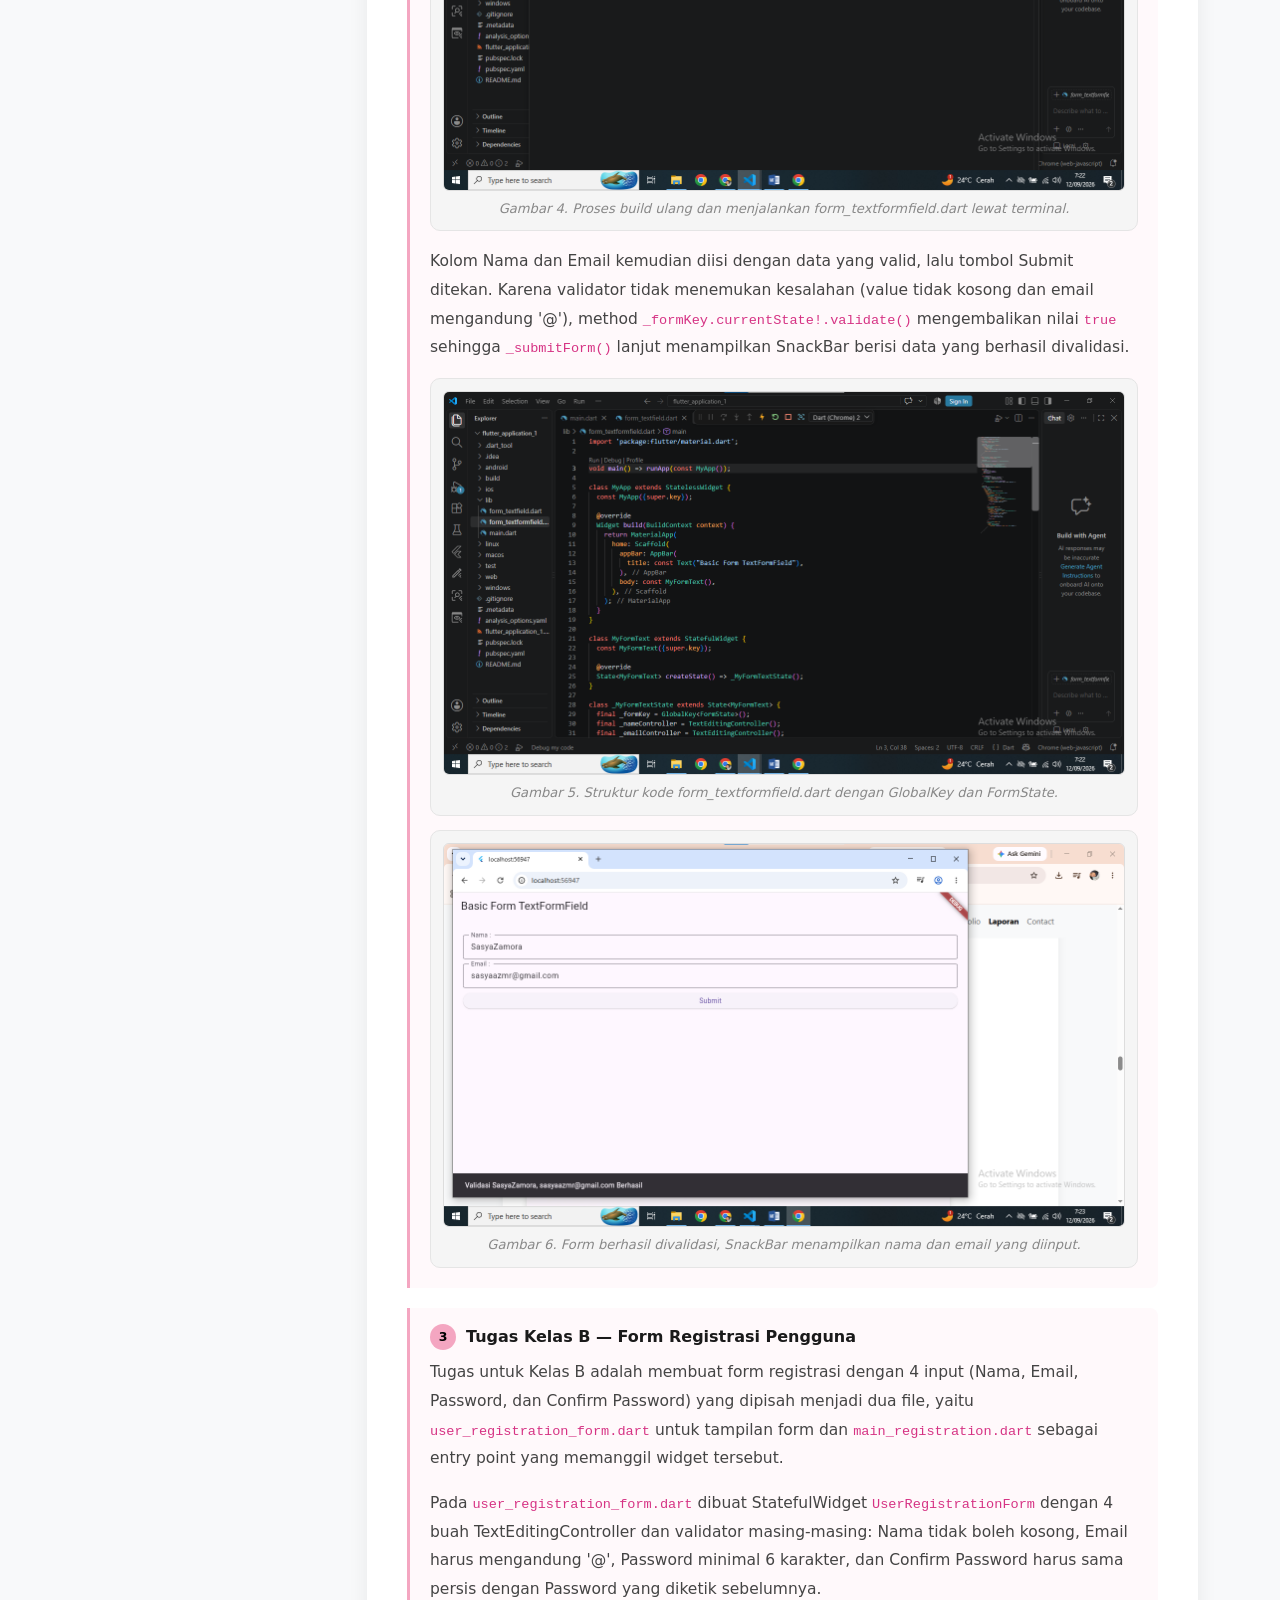
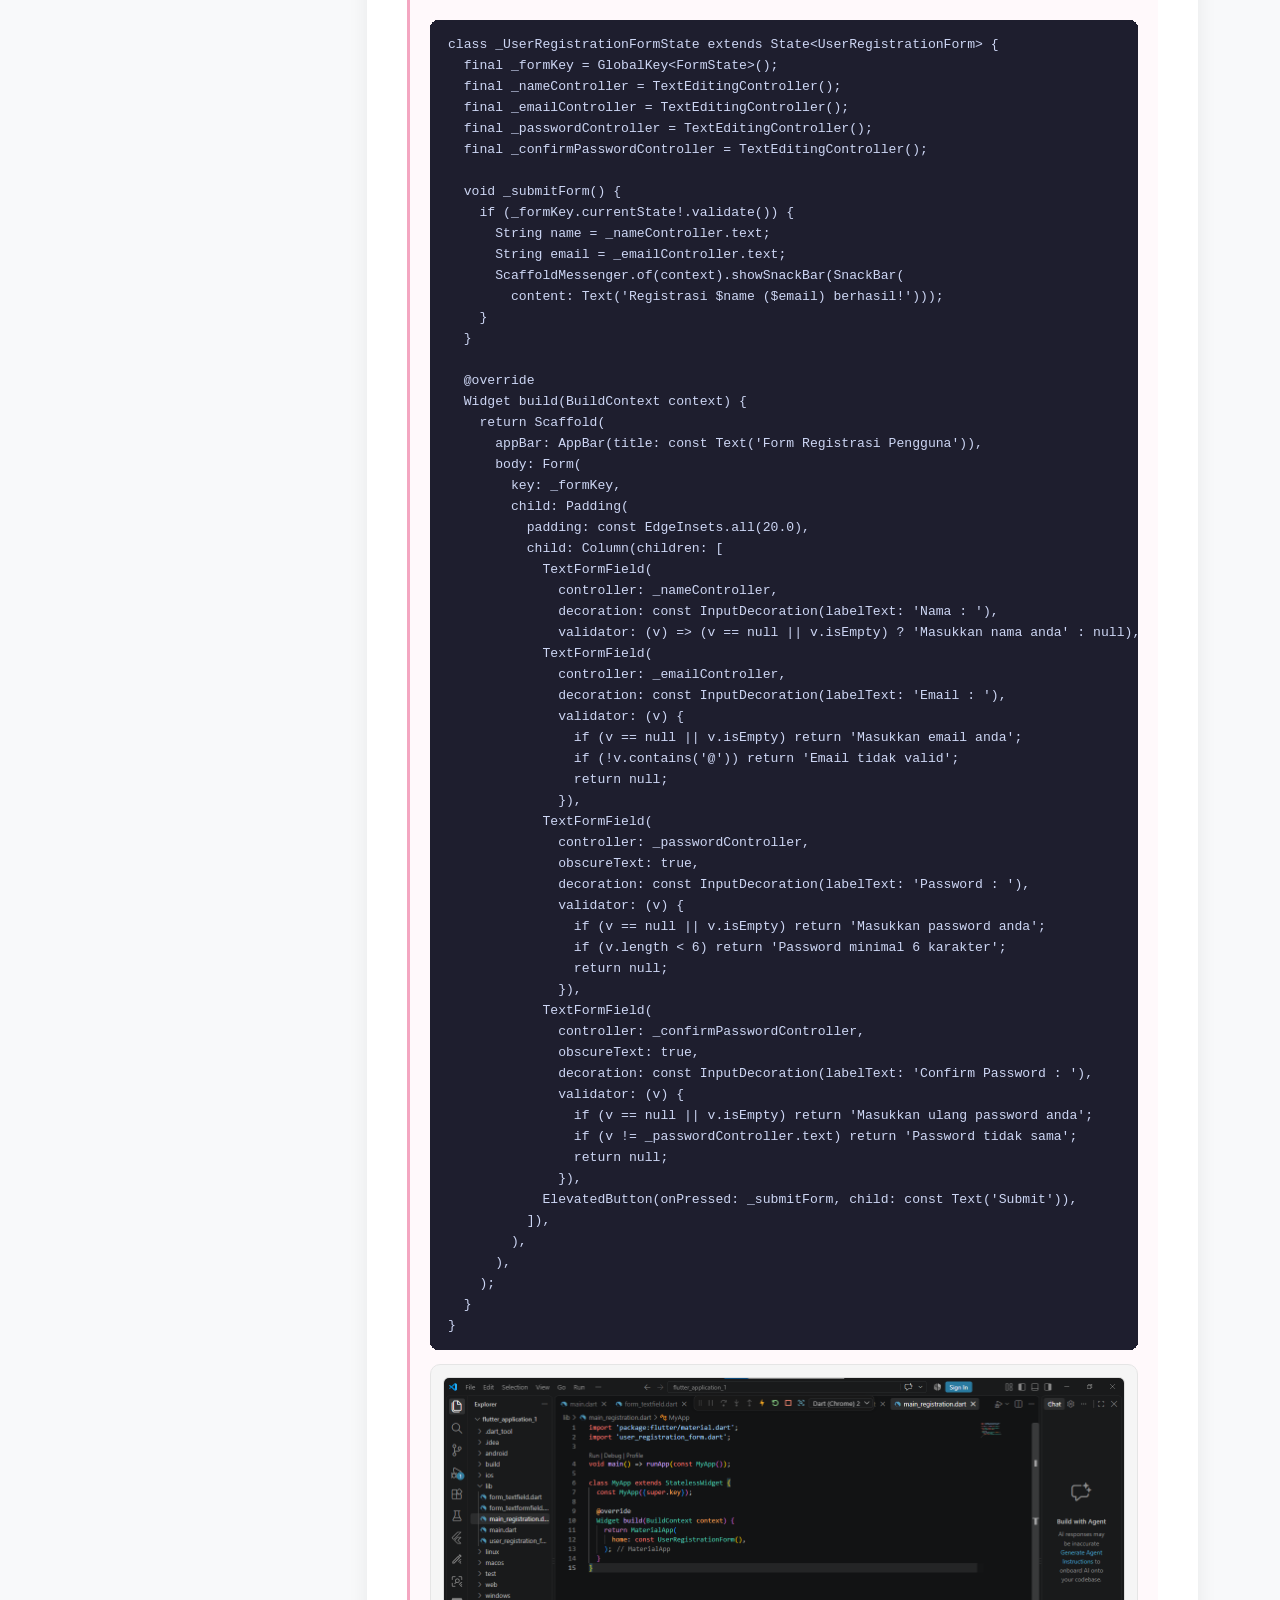
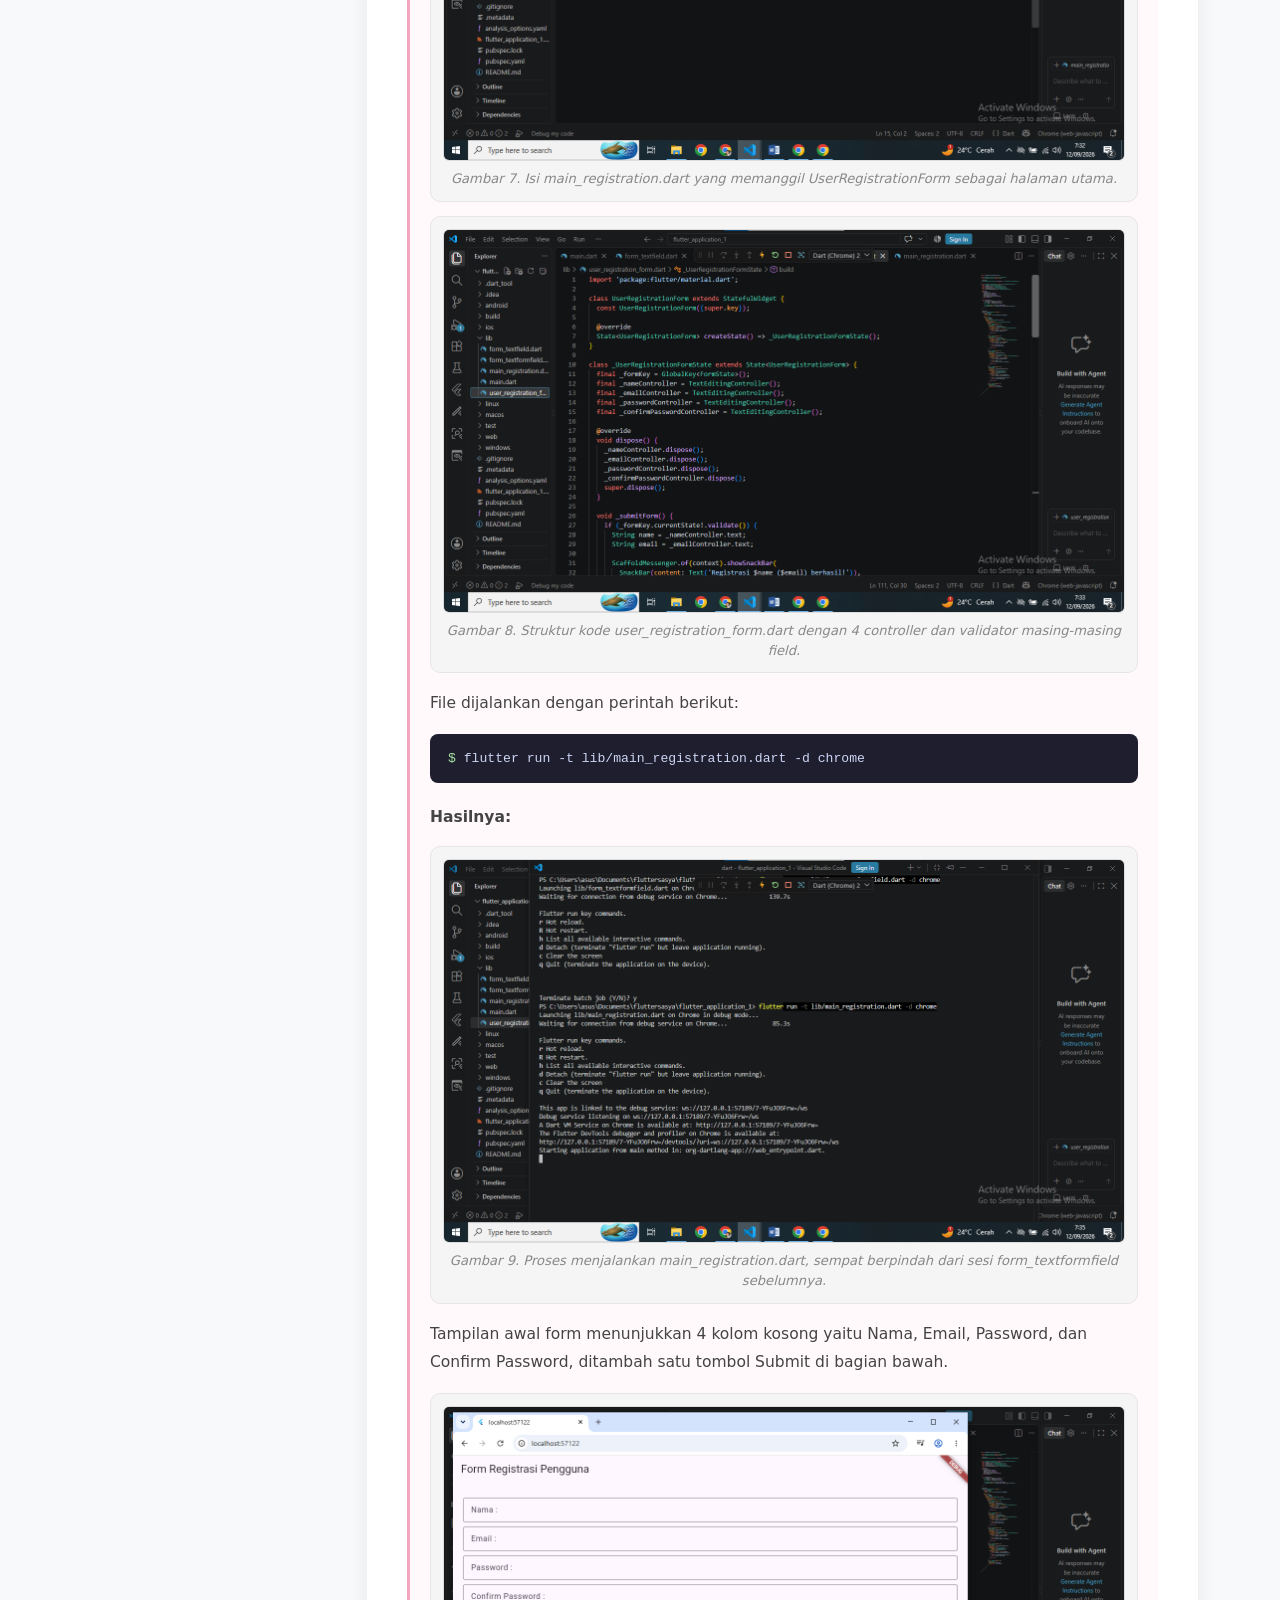
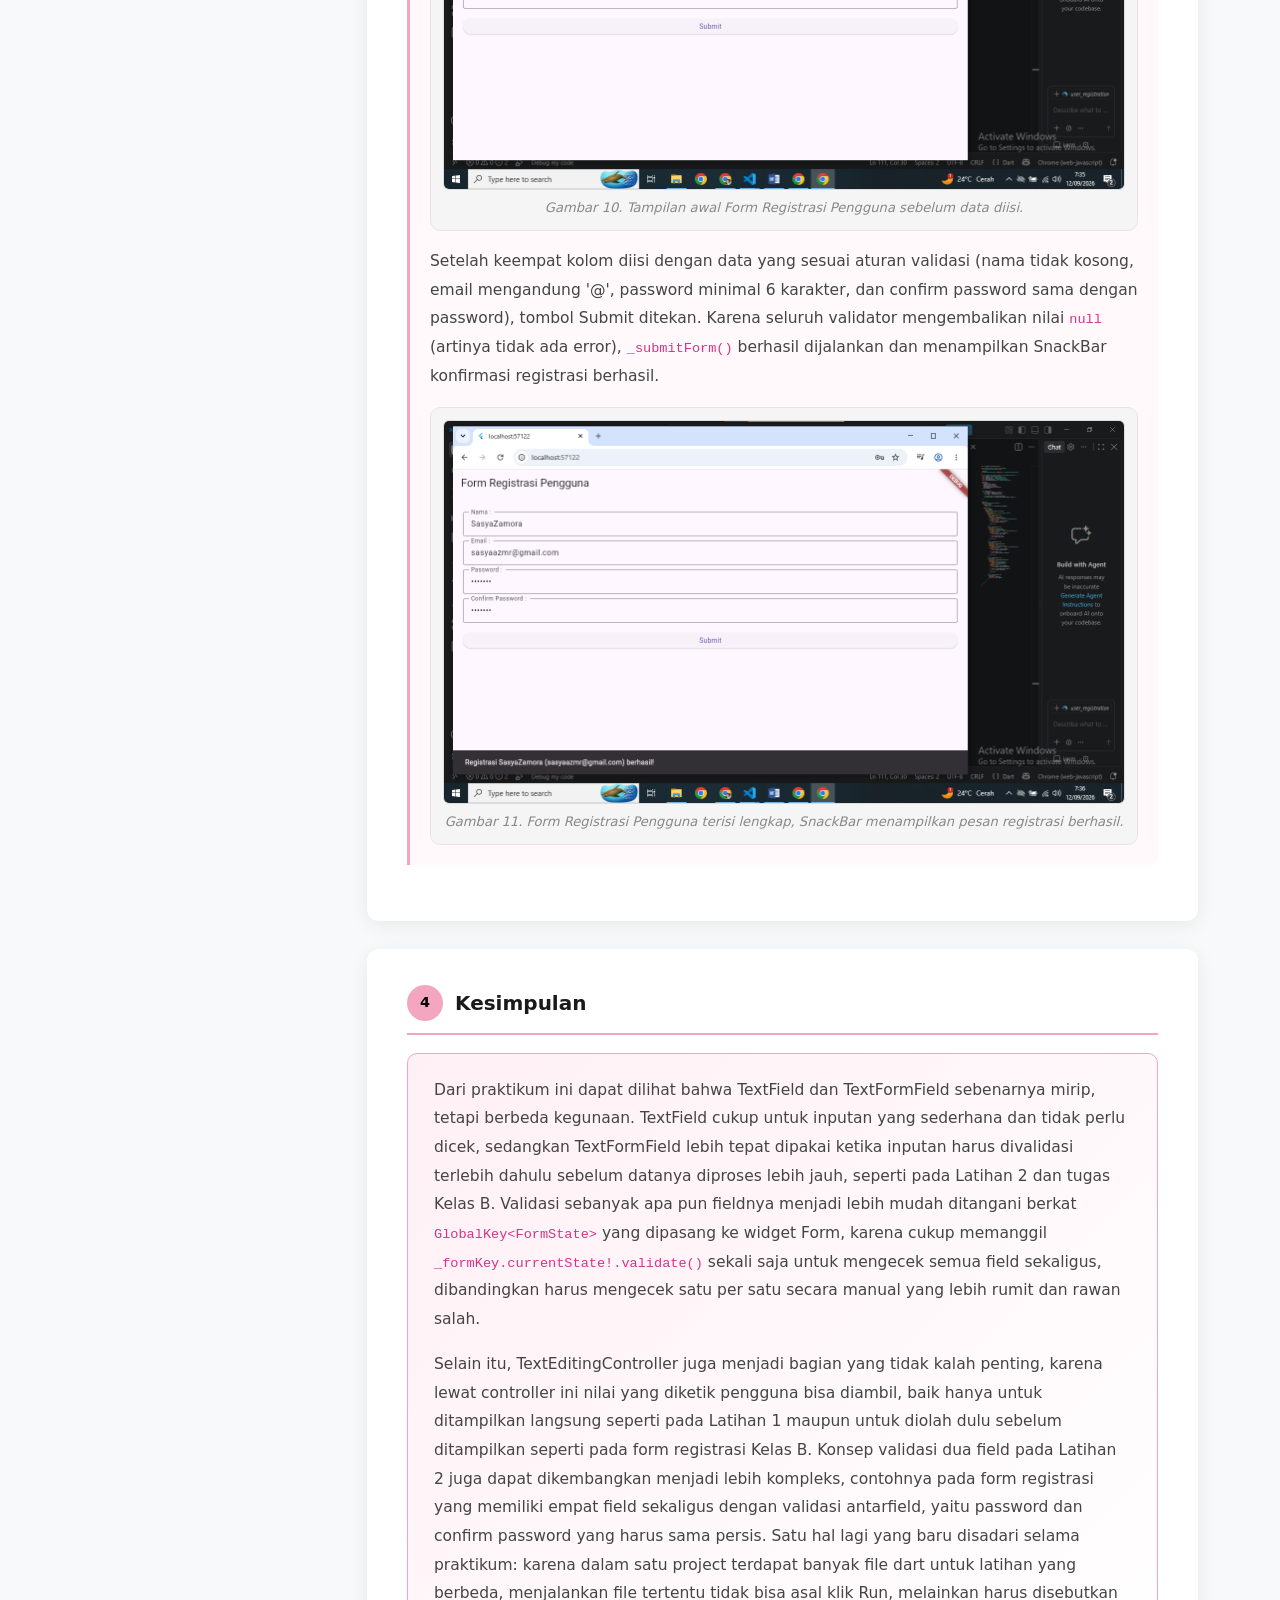
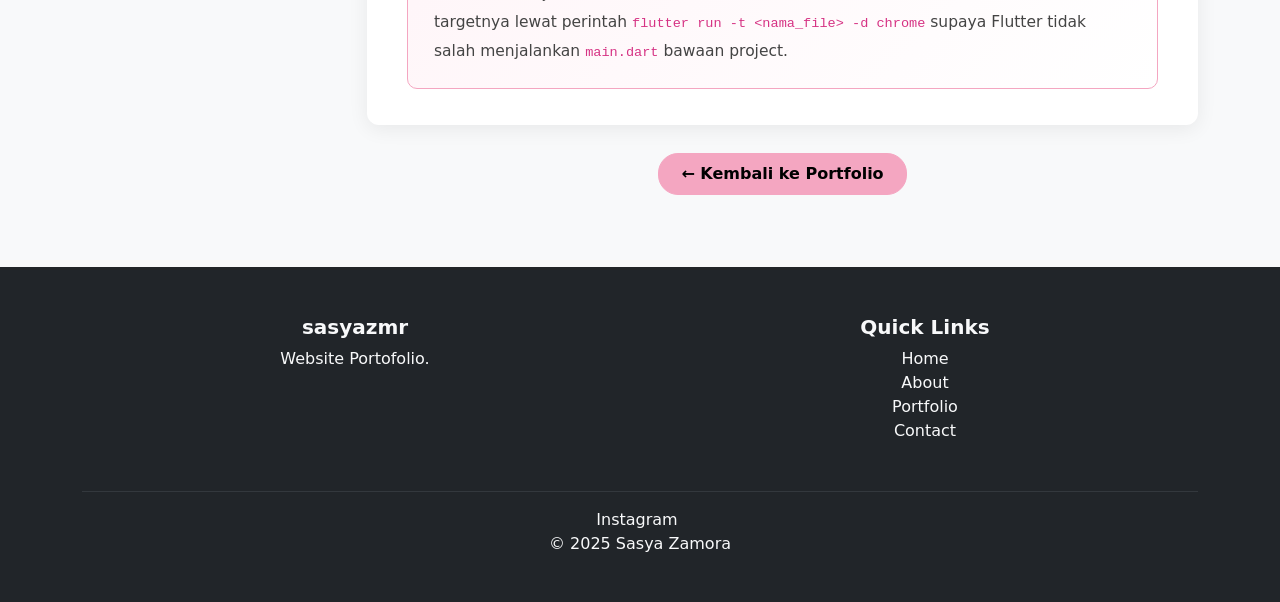
<file: laprak_1_aplikasi_mobile.html>
<!DOCTYPE html>
<html lang="id">
<head>
    <meta charset="UTF-8">
    <meta name="viewport" content="width=device-width, initial-scale=1.0">
    <title>Laporan Praktikum 1 - Portofolio</title>

    <link href="https://cdn.jsdelivr.net/npm/bootstrap@5.3.3/dist/css/bootstrap.min.css" rel="stylesheet">
    <link rel="stylesheet" href="style.css">

    <style>
        body {
            background-color: #f8f9fa;
        }

        .laprak-hero {
            background: linear-gradient(135deg, #2d2d2d 0%, #1a1a1a 100%);
            padding: 120px 0 60px;
            color: white;
        }

        .laprak-hero .badge-subject {
            background-color: #f4a6c1;
            color: #000;
            font-size: 0.8rem;
            font-weight: 600;
            padding: 6px 14px;
            border-radius: 20px;
            display: inline-block;
            margin-bottom: 16px;
            letter-spacing: 0.5px;
        }

        .laprak-hero h1 {
            font-weight: 800;
            font-size: 2.2rem;
            line-height: 1.3;
        }

        .laprak-hero .meta-info {
            opacity: 0.75;
            font-size: 0.9rem;
            margin-top: 12px;
        }

        .content-card {
            background: #fff;
            border-radius: 12px;
            padding: 36px 40px;
            box-shadow: 0 4px 20px rgba(0,0,0,0.07);
            margin-bottom: 28px;
        }

        .section-number {
            display: inline-flex;
            align-items: center;
            justify-content: center;
            width: 36px;
            height: 36px;
            background-color: #f4a6c1;
            color: #000;
            border-radius: 50%;
            font-weight: 700;
            font-size: 0.9rem;
            margin-right: 12px;
            flex-shrink: 0;
        }

        .section-heading {
            display: flex;
            align-items: center;
            font-size: 1.25rem;
            font-weight: 700;
            color: #1a1a1a;
            margin-bottom: 18px;
            padding-bottom: 12px;
            border-bottom: 2px solid #f4a6c1;
        }

        .sub-heading {
            font-size: 1rem;
            font-weight: 700;
            color: #333;
            margin: 20px 0 8px;
        }

        .content-card p,
        .content-card li {
            line-height: 1.85;
            color: #444;
            font-size: 0.97rem;
        }

        .step-box {
            border-left: 3px solid #f4a6c1;
            padding: 16px 20px;
            background: #fff9fb;
            border-radius: 0 8px 8px 0;
            margin-bottom: 20px;
        }

        .step-box .step-title {
            font-weight: 700;
            color: #1a1a1a;
            margin-bottom: 8px;
            display: flex;
            align-items: center;
            gap: 10px;
        }

        .step-number-badge {
            background: #f4a6c1;
            color: #000;
            width: 26px;
            height: 26px;
            border-radius: 50%;
            display: inline-flex;
            align-items: center;
            justify-content: center;
            font-size: 0.78rem;
            font-weight: 700;
            flex-shrink: 0;
        }

        .code-block {
            background: #1e1e2e;
            color: #cdd6f4;
            border-radius: 8px;
            padding: 14px 18px;
            font-family: 'Courier New', Courier, monospace;
            font-size: 0.82rem;
            line-height: 1.6;
            overflow-x: auto;
            margin: 10px 0 14px;
            white-space: pre;
        }

        .code-block .cmd {
            color: #a6e3a1;
        }

        .code-block .comment {
            color: #6c7086;
        }

        figure.screenshot {
            background: #f5f5f5;
            border: 1px solid #e5e5e5;
            border-radius: 10px;
            padding: 12px;
            margin: 14px 0 4px;
            text-align: center;
        }

        figure.screenshot img {
            max-width: 100%;
            border-radius: 6px;
            border: 1px solid #ddd;
            display: block;
            margin: 0 auto;
        }

        figcaption {
            font-size: 0.82rem;
            color: #888;
            font-style: italic;
            margin-top: 8px;
            text-align: center;
        }

        .tag-pill {
            display: inline-block;
            background: #fff0f5;
            border: 1px solid #f4a6c1;
            color: #c0547a;
            border-radius: 20px;
            padding: 4px 12px;
            font-size: 0.82rem;
            font-weight: 500;
            margin: 3px 2px;
        }

        .conclusion-box {
            background: linear-gradient(135deg, #fff0f5, #fff);
            border: 1px solid #f4a6c1;
            border-radius: 10px;
            padding: 22px 26px;
        }

        .toc-list {
            list-style: none;
            padding: 0;
            margin: 0;
        }

        .toc-list li {
            padding: 6px 0;
            border-bottom: 1px dashed #eee;
        }

        .toc-list li:last-child {
            border-bottom: none;
        }

        .toc-list a {
            color: #555;
            text-decoration: none;
            font-size: 0.9rem;
            transition: color 0.2s;
        }

        .toc-list a:hover {
            color: #f4a6c1;
        }

        .toc-list .toc-num {
            color: #f4a6c1;
            font-weight: 700;
            margin-right: 8px;
        }

        .back-btn {
            background-color: #f4a6c1;
            border-color: #f4a6c1;
            color: #000;
            font-weight: 600;
            border-radius: 20px;
            padding: 8px 22px;
        }

        .back-btn:hover {
            background-color: #e68fb0;
            border-color: #e68fb0;
            color: #000;
        }

        @media (max-width: 768px) {
            .content-card {
                padding: 24px 20px;
            }
            .laprak-hero h1 {
                font-size: 1.6rem;
            }
        }
    </style>
</head>
<body>

<!-- NAVBAR -->
<nav class="navbar navbar-expand-lg navbar-dark bg-dark fixed-top shadow">
    <div class="container">
        <a class="navbar-brand d-flex align-items-center fw-semibold" href="index.html">
            <img src="images/logo.jpeg" alt="Logo" width="32" height="32" class="me-2 rounded">
            Portfolio
        </a>
        <button class="navbar-toggler" type="button" data-bs-toggle="collapse" data-bs-target="#navMenu">
            <span class="navbar-toggler-icon"></span>
        </button>
        <div class="collapse navbar-collapse" id="navMenu">
            <ul class="navbar-nav ms-auto mb-2 mb-lg-0">
                <li class="nav-item"><a class="nav-link fw-medium" href="index.html">Home</a></li>
                <li class="nav-item"><a class="nav-link fw-medium" href="about.html">About</a></li>
                <li class="nav-item"><a class="nav-link active fw-medium" href="portfolio.html">Portfolio</a></li>
                <li class="nav-item"><a class="nav-link fw-medium" href="contact.html">Contact</a></li>
            </ul>
        </div>
    </div>
</nav>

<!-- HERO -->
<div class="laprak-hero">
    <div class="container">
        <a href="portfolio.html" class="text-decoration-none text-light opacity-75 d-inline-flex align-items-center gap-2 mb-3" style="font-size:0.88rem;">
            ← Kembali ke Portfolio
        </a>
        <div class="badge-subject">Praktikum Aplikasi Mobile</div>
        <h1>Laporan Praktikum 1<br>Input Widgets &amp; Basic Form (TextField, TextFormField, Validasi)</h1>
        <p class="meta-info">
            Sasya Zamora &nbsp;·&nbsp; 2411533014 &nbsp;·&nbsp; Informatika – Universitas Andalas &nbsp;·&nbsp; 2025/2026
        </p>
        <p class="meta-info">
            Dosen Pengampu: Nurfiah, S.ST., M.Kom
        </p>
    </div>
</div>

<!-- MAIN CONTENT -->
<div class="container py-5">
    <div class="row g-4">

        <!-- TABLE OF CONTENTS (sidebar) -->
        <div class="col-lg-3 d-none d-lg-block">
            <div class="content-card sticky-top" style="top: 90px;">
                <h6 class="fw-bold mb-3" style="color:#c0547a;">Daftar Isi</h6>
                <ul class="toc-list">
                    <li><a href="#pendahuluan"><span class="toc-num">1.</span> Pendahuluan</a></li>
                    <li><a href="#tujuan"><span class="toc-num">2.</span> Tujuan Praktikum</a></li>
                    <li><a href="#langkah"><span class="toc-num">3.</span> Langkah-Langkah Praktikum</a></li>
                    <li><a href="#kesimpulan"><span class="toc-num">4.</span> Kesimpulan</a></li>
                </ul>
            </div>
        </div>

        <!-- CONTENT -->
        <div class="col-lg-9">

            <!-- 1. PENDAHULUAN -->
            <div class="content-card" id="pendahuluan">
                <div class="section-heading">
                    <span class="section-number">1</span> Pendahuluan
                </div>
                <p>
                    Setelah sebelumnya mempelajari widget dasar seperti Text, Container, Row, dan Column,
                    praktikum kali ini masuk ke bagian yang lebih interaktif, yaitu form inputan. Pada dunia
                    aplikasi mobile, hampir semua aplikasi memiliki form, entah itu form login, form
                    pencarian, atau form pendaftaran. Karena itu penting untuk memahami cara Flutter
                    menangani inputan dari keyboard, mulai dari widget paling sederhana (TextField) sampai
                    widget yang sudah bisa melakukan validasi otomatis (TextFormField).
                </p>
                <p>
                    Perbedaan mendasar antara TextField dan TextFormField terletak pada validasi. TextField
                    hanya menangkap teks yang diketik pengguna, sedangkan TextFormField sudah terhubung dengan
                    sistem Form dan dapat diberi aturan validasi lewat parameter <code>validator</code>.
                    Supaya validasi dari beberapa TextFormField bisa dicek sekaligus, dibutuhkan
                    <code>GlobalKey&lt;FormState&gt;</code> yang dipasang ke widget Form, lalu dipanggil lewat
                    <code>_formKey.currentState!.validate()</code> saat tombol submit ditekan.
                </p>
            </div>

            <!-- 2. TUJUAN -->
            <div class="content-card" id="tujuan">
                <div class="section-heading">
                    <span class="section-number">2</span> Tujuan Praktikum
                </div>
                <p>Setelah menyelesaikan praktikum ini, mahasiswa diharapkan mampu:</p>
                <ul>
                    <li>Membuat form inputan sederhana menggunakan widget TextField.</li>
                    <li>Membuat form inputan yang sudah dilengkapi validasi menggunakan TextFormField, GlobalKey, dan FormState.</li>
                    <li>Mengambil nilai inputan dari pengguna memakai TextEditingController dan menampilkannya lewat SnackBar.</li>
                    <li>Menerapkan konsep di atas untuk membuat form registrasi dengan banyak field sekaligus (tugas Kelas B).</li>
                </ul>
            </div>

            <!-- 3. LANGKAH-LANGKAH -->
            <div class="content-card" id="langkah">
                <div class="section-heading">
                    <span class="section-number">3</span> Langkah-Langkah Praktikum
                </div>

                <div class="step-box">
                    <div class="step-title">
                        <span class="step-number-badge">1</span>
                        Latihan 1 — Basic Form dengan TextField
                    </div>
                    <p>
                        Langkah pertama, dibuat file baru bernama <code>form_textfield.dart</code>
                        di dalam folder <code>lib</code>. File ini berisi satu StatefulWidget bernama
                        <code>MyForm</code> yang memiliki satu TextField untuk input nama dan satu
                        ElevatedButton untuk menampilkan hasil inputan lewat SnackBar.
                    </p>
                    <div class="code-block">import 'package:flutter/material.dart';

void main() =&gt; runApp(const MyApp());

class MyApp extends StatelessWidget {
  const MyApp({super.key});

  @override
  Widget build(BuildContext context) {
    return MaterialApp(
      home: Scaffold(
        appBar: AppBar(title: const Text('Basic Form')),
        body: const MyForm(),
      ),
    );
  }
}

class MyForm extends StatefulWidget {
  const MyForm({super.key});

  @override
  State&lt;MyForm&gt; createState() =&gt; _MyFormState();
}

class _MyFormState extends State&lt;MyForm&gt; {
  TextEditingController _textEditingController = TextEditingController();

  @override
  void dispose() {
    _textEditingController.dispose();
    super.dispose();
  }

  @override
  Widget build(BuildContext context) {
    return Padding(
      padding: const EdgeInsets.all(20.0),
      child: Column(
        crossAxisAlignment: CrossAxisAlignment.start,
        children: [
          const Text('Masukkan nama anda :'),
          const SizedBox(height: 10),
          TextField(
            decoration: const InputDecoration(
              labelText: 'Nama Lengkap',
              hintText: 'Misalnya masnoer',
              border: OutlineInputBorder(),
              prefixIcon: Icon(Icons.person),
            ),
            controller: _textEditingController,
            keyboardType: TextInputType.text,
            onChanged: (text) {
              print('Sedang mengetik teks : $text');
            },
          ),
          const SizedBox(height: 20),
          ElevatedButton(
            onPressed: () {
              String inputText = _textEditingController.text;
              ScaffoldMessenger.of(context).showSnackBar(
                SnackBar(content: Text('Nama anda adalah $inputText')),
              );
            },
            child: const Text('Tampilkan nama'),
          ),
        ],
      ),
    );
  }
}</div>
                    <p>
                        Karena project sudah memiliki beberapa file dart, menjalankan file ini tidak bisa
                        langsung menekan Run biasa, melainkan harus menentukan target file secara spesifik
                        lewat terminal dengan perintah berikut, supaya Flutter tahu file mana yang dijalankan
                        sebagai entry point.
                    </p>
                    <div class="code-block"><span class="cmd">$</span> flutter run -t lib/form_textfield.dart -d chrome</div>
                    <p class="sub-heading">Hasilnya:</p>
                    <figure class="screenshot">
                        <img src="./images/laprak11.png" alt="Gambar 1. Proses menjalankan form_textfield.dart, Flutter sedang menunggu koneksi ke Chrome.">
                        <figcaption>Gambar 1. Proses menjalankan form_textfield.dart, Flutter sedang menunggu koneksi ke Chrome.</figcaption>
                    </figure>
                    <p class="mt-3">
                        Setelah aplikasi terbuka di Chrome, kolom Nama Lengkap diisi dan tombol
                        "Tampilkan nama" ditekan. Hasilnya, teks yang diketik langsung muncul di SnackBar
                        pada bagian bawah layar, menandakan TextEditingController berhasil mengambil nilai
                        inputan dengan benar.
                    </p>
                    <figure class="screenshot">
                        <img src="./images/laprak12.png" alt="Gambar 2. Hasil form_textfield setelah nama diisi dan tombol ditekan, SnackBar menampilkan nama yang diinput.">
                        <figcaption>Gambar 2. Hasil form_textfield setelah nama diisi dan tombol ditekan, SnackBar menampilkan nama yang diinput.</figcaption>
                    </figure>
                </div>

                <div class="step-box">
                    <div class="step-title">
                        <span class="step-number-badge">2</span>
                        Latihan 2 — Basic Form dengan TextFormField dan Validasi
                    </div>
                    <p>
                        Selanjutnya dibuat file <code>form_textformfield.dart</code>. Bedanya dengan latihan
                        sebelumnya, form ini memiliki dua TextFormField (Nama dan Email) yang dibungkus widget
                        Form dan diberi validator masing-masing. Validator email juga mengecek apakah input
                        mengandung karakter <code>@</code>; jika tidak, maka dianggap tidak valid.
                    </p>
                    <div class="code-block">class _MyFormTextState extends State&lt;MyFormText&gt; {
  final _formKey = GlobalKey&lt;FormState&gt;();
  final _nameController = TextEditingController();
  final _emailController = TextEditingController();

  void _submitForm() {
    if (_formKey.currentState!.validate()) {
      String name = _nameController.text;
      String email = _emailController.text;
      ScaffoldMessenger.of(context).showSnackBar(
        SnackBar(content: Text('Validasi $name, $email Berhasil')));
    }
  }

  @override
  Widget build(BuildContext context) {
    return Form(
      key: _formKey,
      child: Padding(
        padding: const EdgeInsets.all(20.0),
        child: Column(children: [
          TextFormField(
            controller: _nameController,
            decoration: const InputDecoration(labelText: 'Nama : '),
            validator: (value) =&gt; (value == null || value.isEmpty)
                ? 'Masukkan nama anda' : null,
          ),
          TextFormField(
            controller: _emailController,
            decoration: const InputDecoration(labelText: 'Email : '),
            validator: (value) {
              if (value == null || value.isEmpty) return 'Masukkan email anda';
              if (!value.contains('@')) return 'Email tidak valid';
              return null;
            },
          ),
          ElevatedButton(onPressed: _submitForm, child: const Text('Submit')),
        ]),
      ),
    );
  }
}</div>
                    <p class="sub-heading">Hasilnya:</p>
                    <figure class="screenshot">
                        <img src="./images/laprak13.png" alt="Gambar 3. Tampilan awal form_textformfield sebelum diisi, terdiri dari kolom Nama dan Email.">
                        <figcaption>Gambar 3. Tampilan awal form_textformfield sebelum diisi, terdiri dari kolom Nama dan Email.</figcaption>
                    </figure>
                    <figure class="screenshot">
                        <img src="./images/laprak14.png" alt="Gambar 4. Proses build ulang dan menjalankan form_textformfield.dart lewat terminal.">
                        <figcaption>Gambar 4. Proses build ulang dan menjalankan form_textformfield.dart lewat terminal.</figcaption>
                    </figure>
                    <p class="mt-3">
                        Kolom Nama dan Email kemudian diisi dengan data yang valid, lalu tombol Submit
                        ditekan. Karena validator tidak menemukan kesalahan (value tidak kosong dan email
                        mengandung '@'), method <code>_formKey.currentState!.validate()</code> mengembalikan
                        nilai <code>true</code> sehingga <code>_submitForm()</code> lanjut menampilkan SnackBar
                        berisi data yang berhasil divalidasi.
                    </p>
                    <figure class="screenshot">
                        <img src="./images/laprak15.png" alt="Gambar 5. Struktur kode form_textformfield.dart dengan GlobalKey dan FormState.">
                        <figcaption>Gambar 5. Struktur kode form_textformfield.dart dengan GlobalKey dan FormState.</figcaption>
                    </figure>
                    <figure class="screenshot">
                        <img src="./images/laprak16.png" alt="Gambar 6. Form berhasil divalidasi, SnackBar menampilkan nama dan email yang diinput.">
                        <figcaption>Gambar 6. Form berhasil divalidasi, SnackBar menampilkan nama dan email yang diinput.</figcaption>
                    </figure>
                </div>

                <div class="step-box">
                    <div class="step-title">
                        <span class="step-number-badge">3</span>
                        Tugas Kelas B — Form Registrasi Pengguna
                    </div>
                    <p>
                        Tugas untuk Kelas B adalah membuat form registrasi dengan 4 input (Nama, Email,
                        Password, dan Confirm Password) yang dipisah menjadi dua file, yaitu
                        <code>user_registration_form.dart</code> untuk tampilan form dan
                        <code>main_registration.dart</code> sebagai entry point yang memanggil widget tersebut.
                    </p>
                    <p>
                        Pada <code>user_registration_form.dart</code> dibuat StatefulWidget
                        <code>UserRegistrationForm</code> dengan 4 buah TextEditingController dan validator
                        masing-masing: Nama tidak boleh kosong, Email harus mengandung '@', Password minimal
                        6 karakter, dan Confirm Password harus sama persis dengan Password yang diketik
                        sebelumnya.
                    </p>
                    <div class="code-block">class _UserRegistrationFormState extends State&lt;UserRegistrationForm&gt; {
  final _formKey = GlobalKey&lt;FormState&gt;();
  final _nameController = TextEditingController();
  final _emailController = TextEditingController();
  final _passwordController = TextEditingController();
  final _confirmPasswordController = TextEditingController();

  void _submitForm() {
    if (_formKey.currentState!.validate()) {
      String name = _nameController.text;
      String email = _emailController.text;
      ScaffoldMessenger.of(context).showSnackBar(SnackBar(
        content: Text('Registrasi $name ($email) berhasil!')));
    }
  }

  @override
  Widget build(BuildContext context) {
    return Scaffold(
      appBar: AppBar(title: const Text('Form Registrasi Pengguna')),
      body: Form(
        key: _formKey,
        child: Padding(
          padding: const EdgeInsets.all(20.0),
          child: Column(children: [
            TextFormField(
              controller: _nameController,
              decoration: const InputDecoration(labelText: 'Nama : '),
              validator: (v) =&gt; (v == null || v.isEmpty) ? 'Masukkan nama anda' : null),
            TextFormField(
              controller: _emailController,
              decoration: const InputDecoration(labelText: 'Email : '),
              validator: (v) {
                if (v == null || v.isEmpty) return 'Masukkan email anda';
                if (!v.contains('@')) return 'Email tidak valid';
                return null;
              }),
            TextFormField(
              controller: _passwordController,
              obscureText: true,
              decoration: const InputDecoration(labelText: 'Password : '),
              validator: (v) {
                if (v == null || v.isEmpty) return 'Masukkan password anda';
                if (v.length &lt; 6) return 'Password minimal 6 karakter';
                return null;
              }),
            TextFormField(
              controller: _confirmPasswordController,
              obscureText: true,
              decoration: const InputDecoration(labelText: 'Confirm Password : '),
              validator: (v) {
                if (v == null || v.isEmpty) return 'Masukkan ulang password anda';
                if (v != _passwordController.text) return 'Password tidak sama';
                return null;
              }),
            ElevatedButton(onPressed: _submitForm, child: const Text('Submit')),
          ]),
        ),
      ),
    );
  }
}</div>
                    <figure class="screenshot">
                        <img src="./images/laprak17.png" alt="Gambar 7. Isi main_registration.dart yang memanggil UserRegistrationForm sebagai halaman utama.">
                        <figcaption>Gambar 7. Isi main_registration.dart yang memanggil UserRegistrationForm sebagai halaman utama.</figcaption>
                    </figure>
                    <figure class="screenshot">
                        <img src="./images/laprak18.png" alt="Gambar 8. Struktur kode user_registration_form.dart dengan 4 controller dan validator masing-masing field.">
                        <figcaption>Gambar 8. Struktur kode user_registration_form.dart dengan 4 controller dan validator masing-masing field.</figcaption>
                    </figure>
                    <p class="mt-3">File dijalankan dengan perintah berikut:</p>
                    <div class="code-block"><span class="cmd">$</span> flutter run -t lib/main_registration.dart -d chrome</div>
                    <p class="sub-heading">Hasilnya:</p>
                    <figure class="screenshot">
                        <img src="./images/laprak19.png" alt="Gambar 9. Proses menjalankan main_registration.dart, sempat berpindah dari sesi form_textformfield sebelumnya.">
                        <figcaption>Gambar 9. Proses menjalankan main_registration.dart, sempat berpindah dari sesi form_textformfield sebelumnya.</figcaption>
                    </figure>
                    <p class="mt-3">
                        Tampilan awal form menunjukkan 4 kolom kosong yaitu Nama, Email, Password, dan
                        Confirm Password, ditambah satu tombol Submit di bagian bawah.
                    </p>
                    <figure class="screenshot">
                        <img src="./images/laprak110.png" alt="Gambar 10. Tampilan awal Form Registrasi Pengguna sebelum data diisi.">
                        <figcaption>Gambar 10. Tampilan awal Form Registrasi Pengguna sebelum data diisi.</figcaption>
                    </figure>
                    <p class="mt-3">
                        Setelah keempat kolom diisi dengan data yang sesuai aturan validasi (nama tidak
                        kosong, email mengandung '@', password minimal 6 karakter, dan confirm password sama
                        dengan password), tombol Submit ditekan. Karena seluruh validator mengembalikan nilai
                        <code>null</code> (artinya tidak ada error), <code>_submitForm()</code> berhasil
                        dijalankan dan menampilkan SnackBar konfirmasi registrasi berhasil.
                    </p>
                    <figure class="screenshot">
                        <img src="./images/laprak111.png" alt="Gambar 11. Form Registrasi Pengguna terisi lengkap, SnackBar menampilkan pesan registrasi berhasil.">
                        <figcaption>Gambar 11. Form Registrasi Pengguna terisi lengkap, SnackBar menampilkan pesan registrasi berhasil.</figcaption>
                    </figure>
                </div>

            </div>

            <!-- 4. KESIMPULAN -->
            <div class="content-card" id="kesimpulan">
                <div class="section-heading">
                    <span class="section-number">4</span> Kesimpulan
                </div>
                <div class="conclusion-box">
                    <p>
                        Dari praktikum ini dapat dilihat bahwa TextField dan TextFormField sebenarnya mirip,
                        tetapi berbeda kegunaan. TextField cukup untuk inputan yang sederhana dan tidak perlu
                        dicek, sedangkan TextFormField lebih tepat dipakai ketika inputan harus divalidasi
                        terlebih dahulu sebelum datanya diproses lebih jauh, seperti pada Latihan 2 dan tugas
                        Kelas B. Validasi sebanyak apa pun fieldnya menjadi lebih mudah ditangani berkat
                        <code>GlobalKey&lt;FormState&gt;</code> yang dipasang ke widget Form, karena cukup
                        memanggil <code>_formKey.currentState!.validate()</code> sekali saja untuk mengecek
                        semua field sekaligus, dibandingkan harus mengecek satu per satu secara manual yang
                        lebih rumit dan rawan salah.
                    </p>
                    <p class="mb-0">
                        Selain itu, TextEditingController juga menjadi bagian yang tidak kalah penting, karena
                        lewat controller ini nilai yang diketik pengguna bisa diambil, baik hanya untuk
                        ditampilkan langsung seperti pada Latihan 1 maupun untuk diolah dulu sebelum
                        ditampilkan seperti pada form registrasi Kelas B. Konsep validasi dua field pada
                        Latihan 2 juga dapat dikembangkan menjadi lebih kompleks, contohnya pada form registrasi
                        yang memiliki empat field sekaligus dengan validasi antarfield, yaitu password dan
                        confirm password yang harus sama persis. Satu hal lagi yang baru disadari selama
                        praktikum: karena dalam satu project terdapat banyak file dart untuk latihan yang
                        berbeda, menjalankan file tertentu tidak bisa asal klik Run, melainkan harus disebutkan
                        targetnya lewat perintah <code>flutter run -t &lt;nama_file&gt; -d chrome</code> supaya
                        Flutter tidak salah menjalankan <code>main.dart</code> bawaan project.
                    </p>
                </div>
            </div>

            <!-- BACK BUTTON -->
            <div class="text-center mt-2 mb-4">
                <a href="portfolio.html" class="btn back-btn">← Kembali ke Portfolio</a>
            </div>

        </div><!-- end col -->
    </div><!-- end row -->
</div><!-- end container -->

<!-- FOOTER -->
<footer class="bg-dark text-light pt-5">
    <div class="container">
        <div class="row">
            <div class="col-md-6 mb-3">
                <h5 class="fw-bold">sasyazmr</h5>
                <p>Website Portofolio.</p>
            </div>
            <div class="col-md-6 mb-3">
                <h5 class="fw-bold">Quick Links</h5>
                <ul class="list-unstyled">
                    <li><a href="index.html" class="text-light text-decoration-none">Home</a></li>
                    <li><a href="about.html" class="text-light text-decoration-none">About</a></li>
                    <li><a href="portfolio.html" class="text-light text-decoration-none">Portfolio</a></li>
                    <li><a href="contact.html" class="text-light text-decoration-none">Contact</a></li>
                </ul>
            </div>
        </div>
        <hr class="border-secondary">
        <div class="text-center pb-3">
            <a href="https://www.instagram.com/sasyaaazmr/" class="text-light text-decoration-none me-3">Instagram</a>
            <p class="mb-0">&copy; 2025 Sasya Zamora</p>
        </div>
    </div>
</footer>

<script src="https://cdn.jsdelivr.net/npm/bootstrap@5.3.3/dist/js/bootstrap.bundle.min.js"></script>

<!-- Smooth scroll for TOC -->
<script>
    document.querySelectorAll('.toc-list a').forEach(link => {
        link.addEventListener('click', function(e) {
            e.preventDefault();
            const target = document.querySelector(this.getAttribute('href'));
            if (target) {
                window.scrollTo({ top: target.offsetTop - 85, behavior: 'smooth' });
            }
        });
    });
</script>

</body>
</html>
</file>
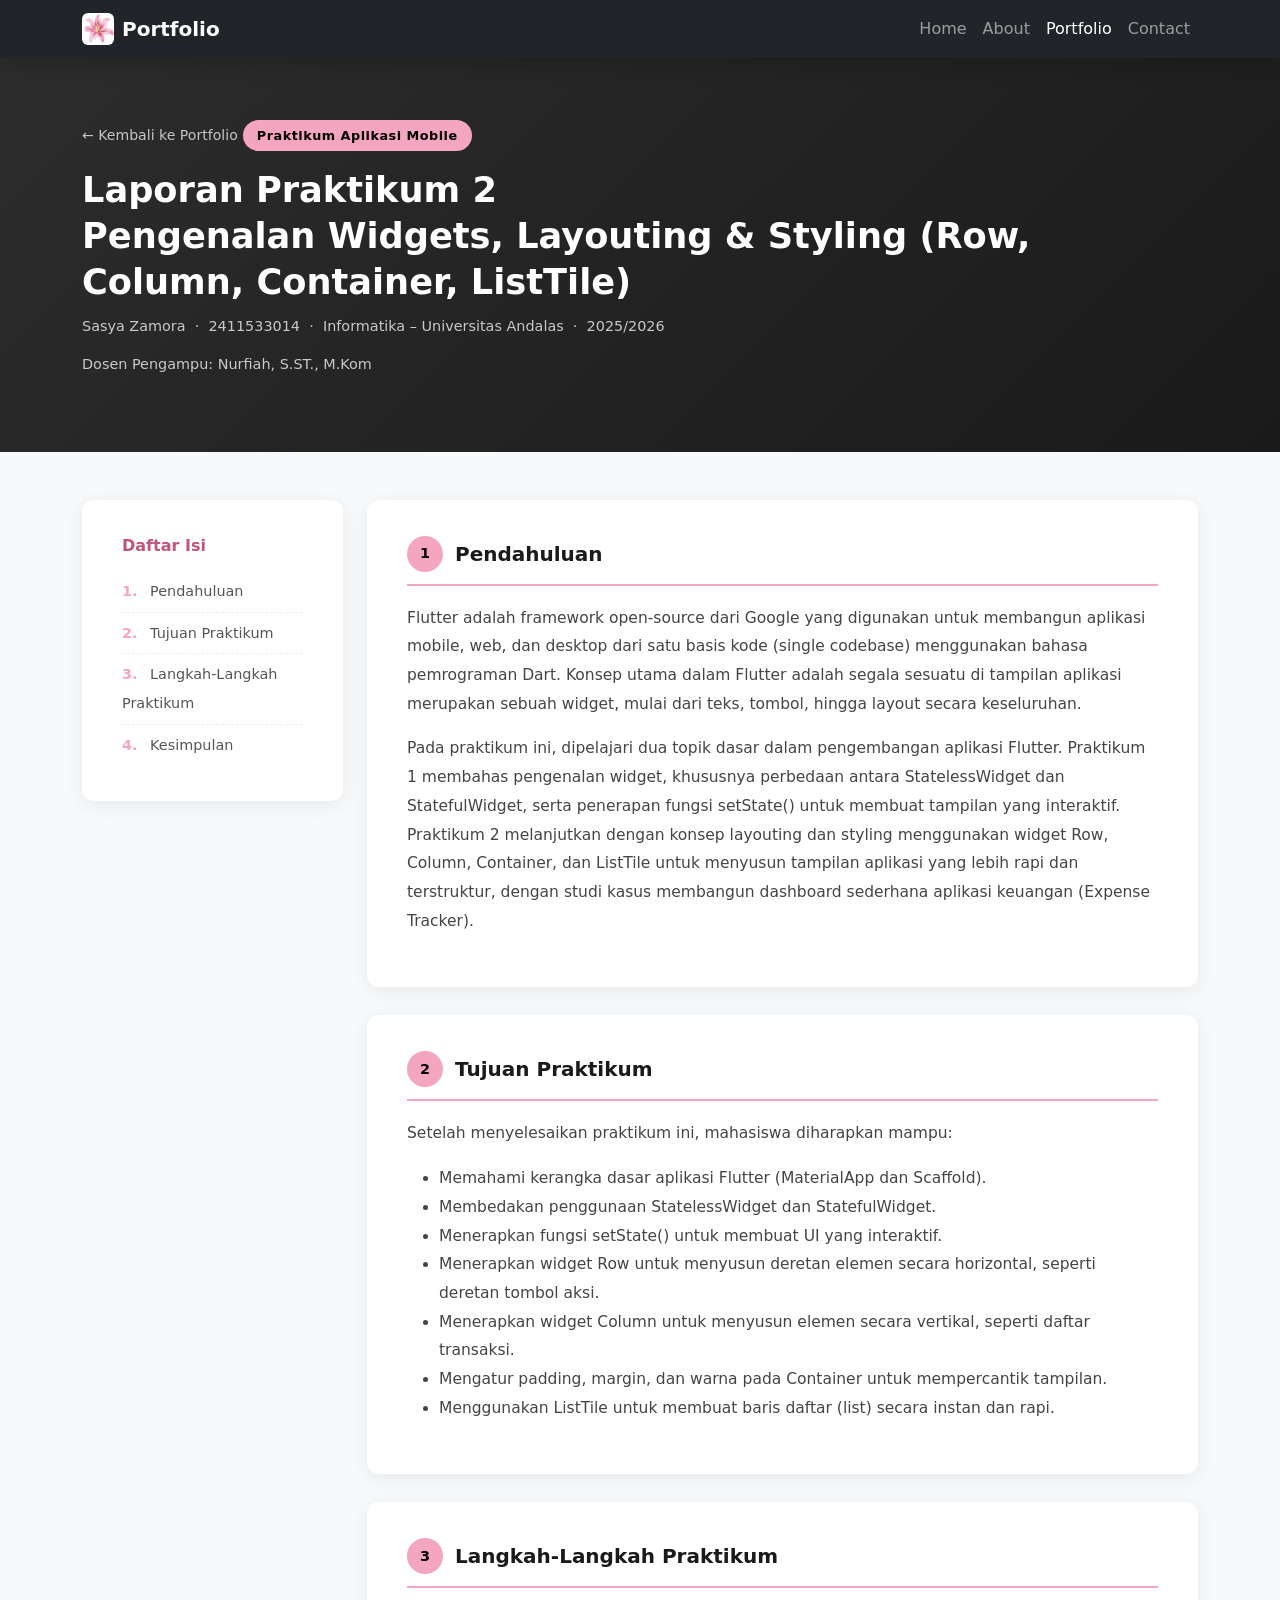
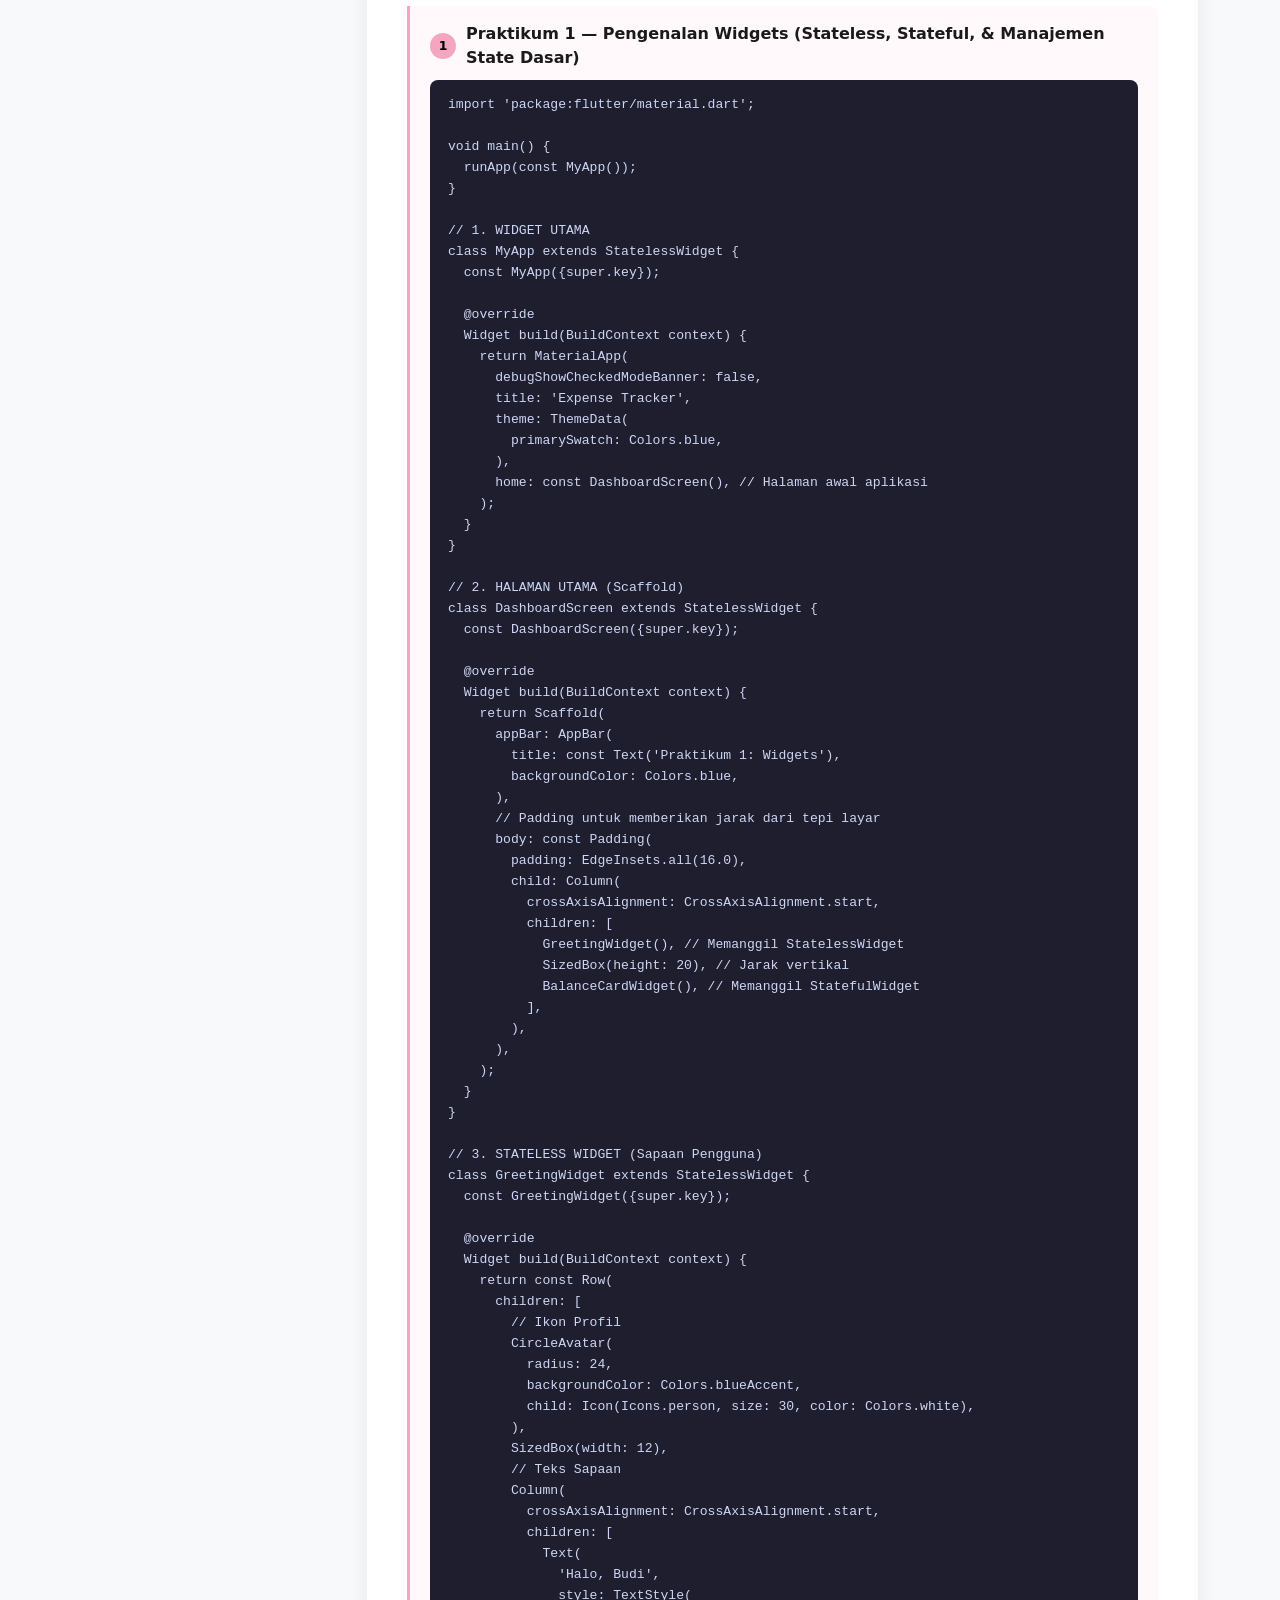
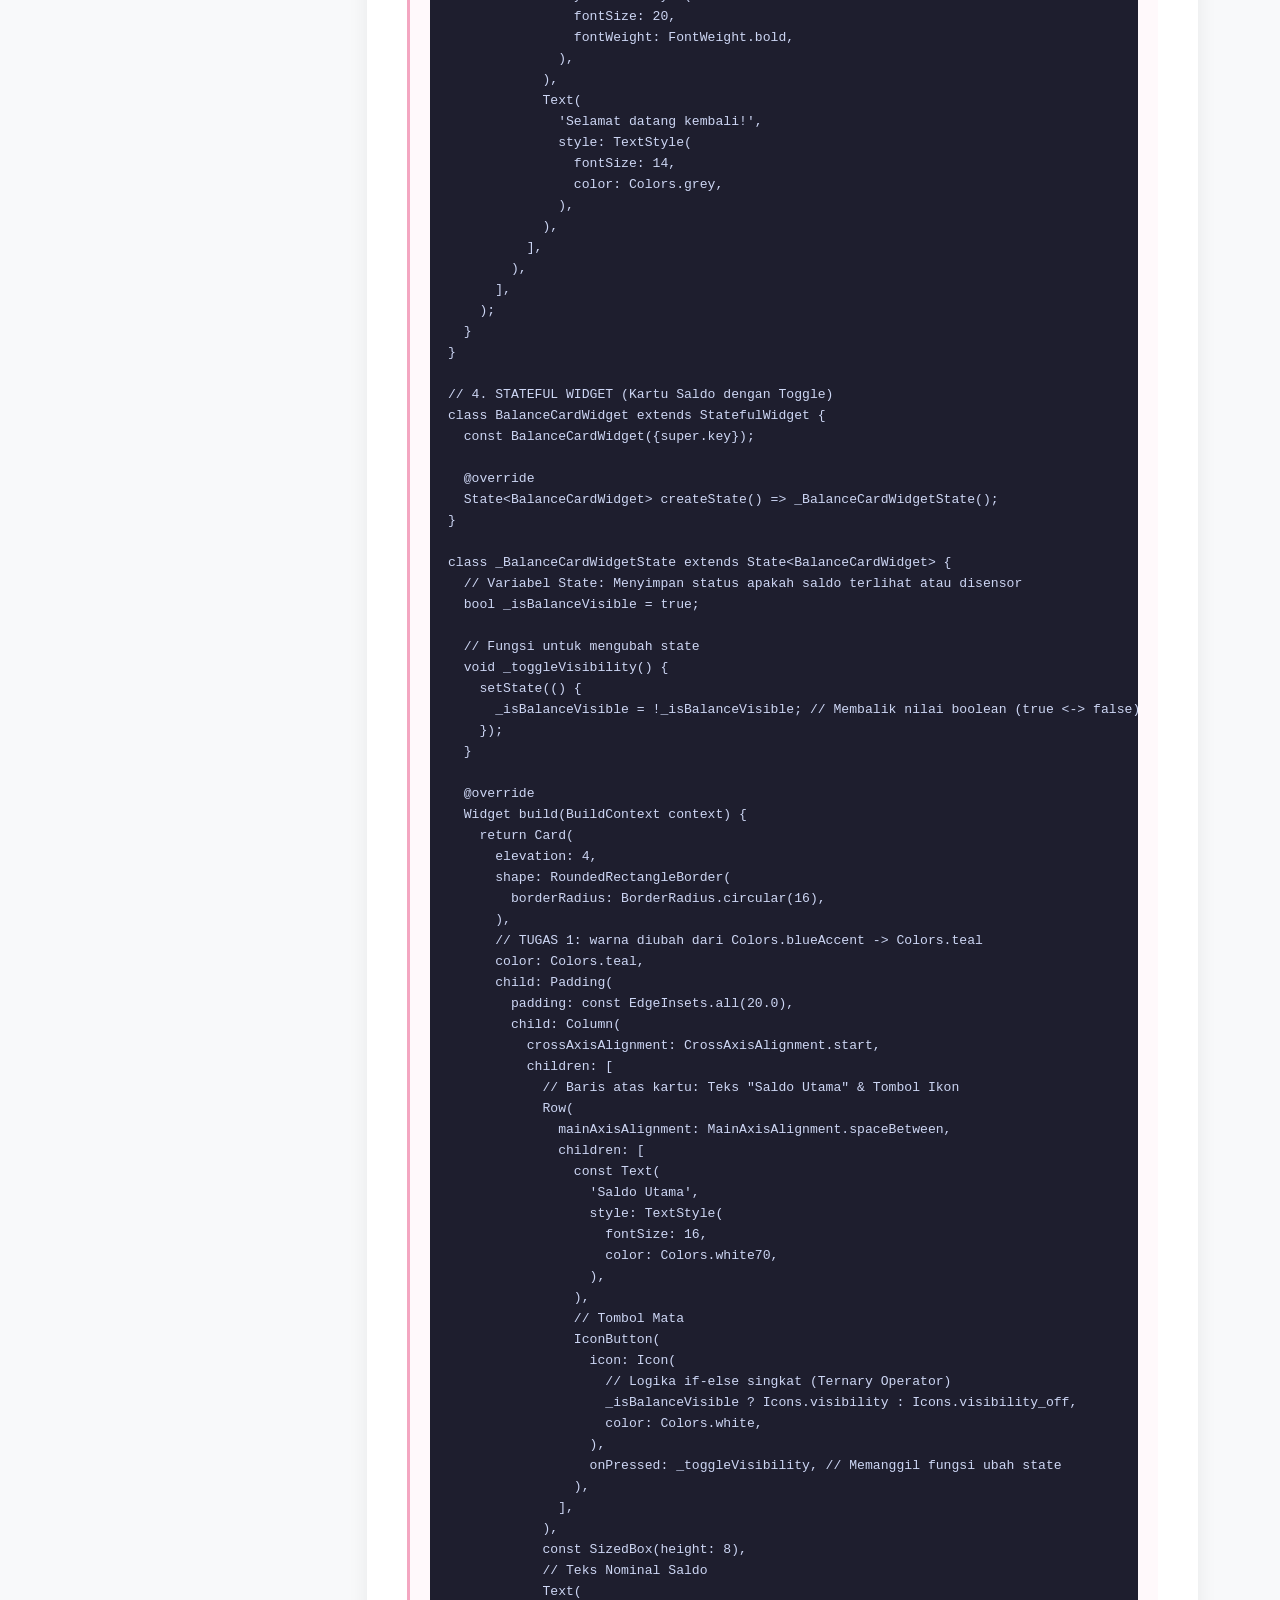
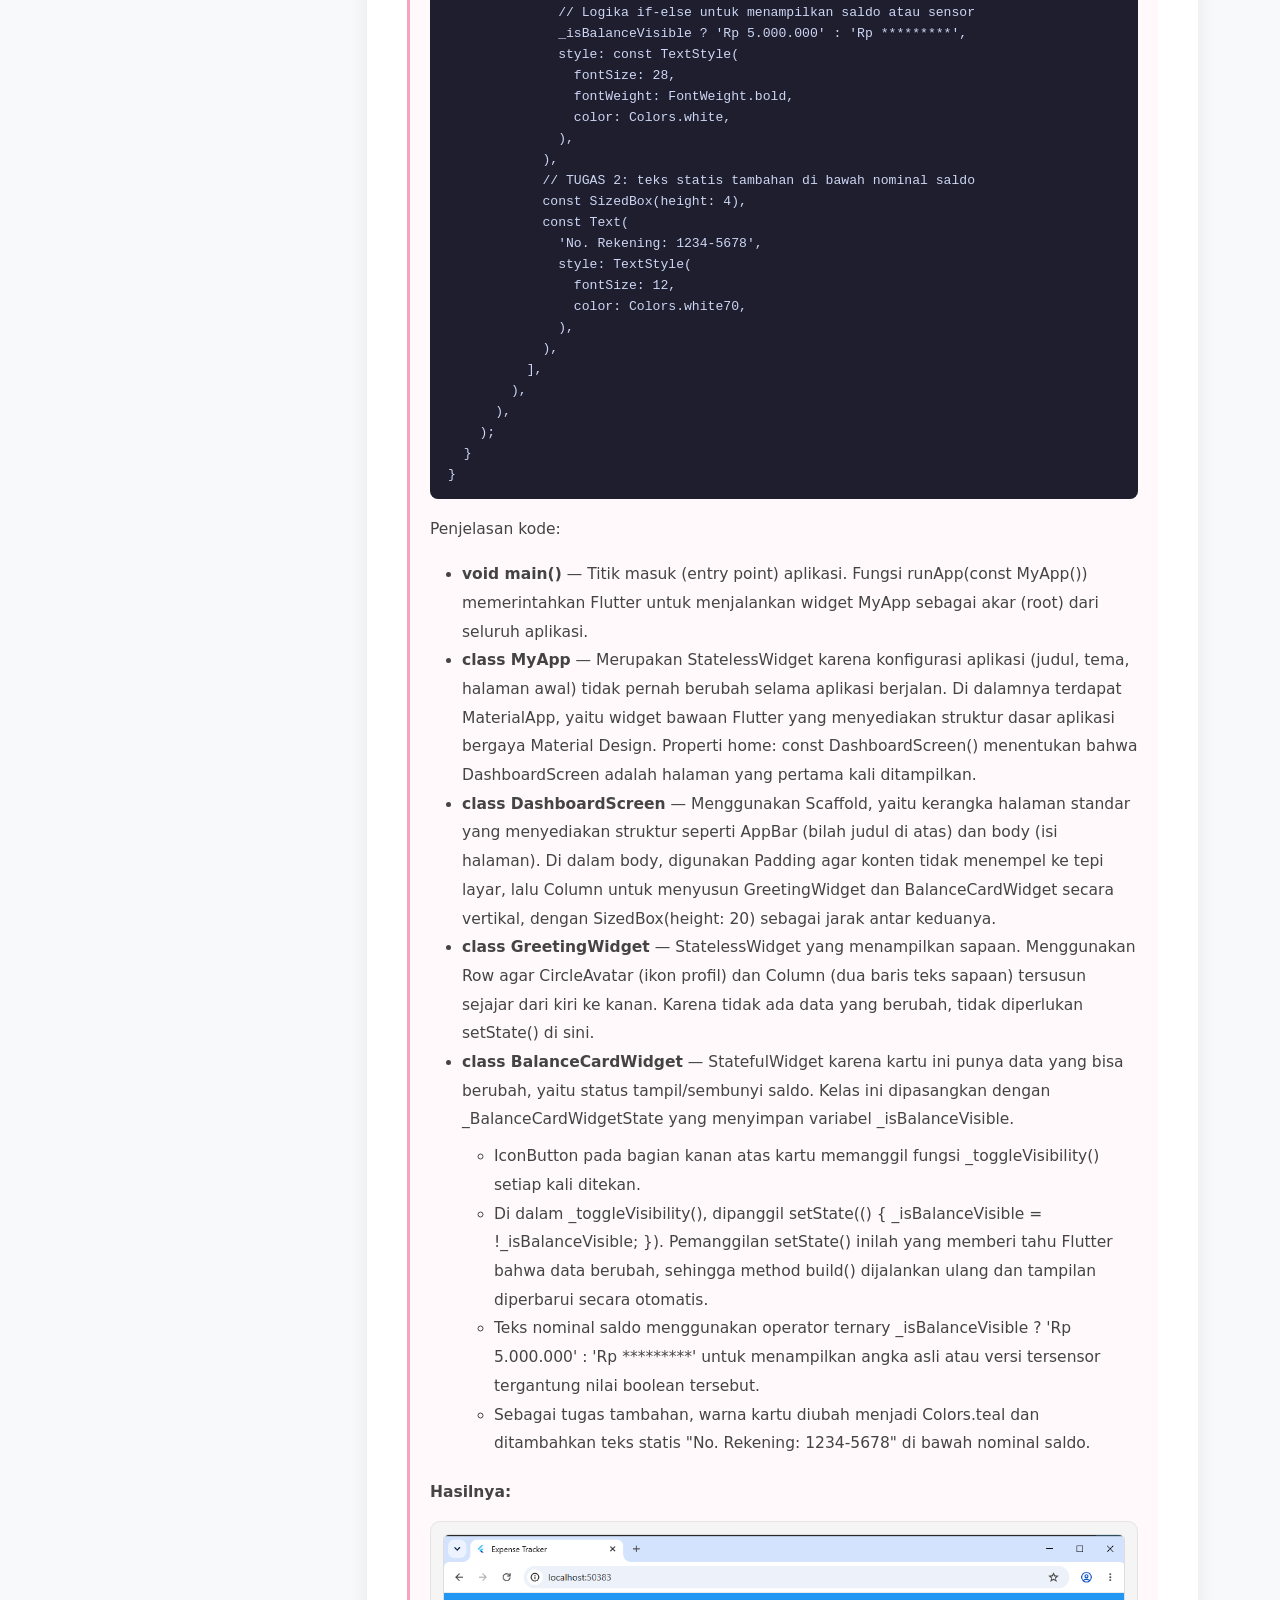
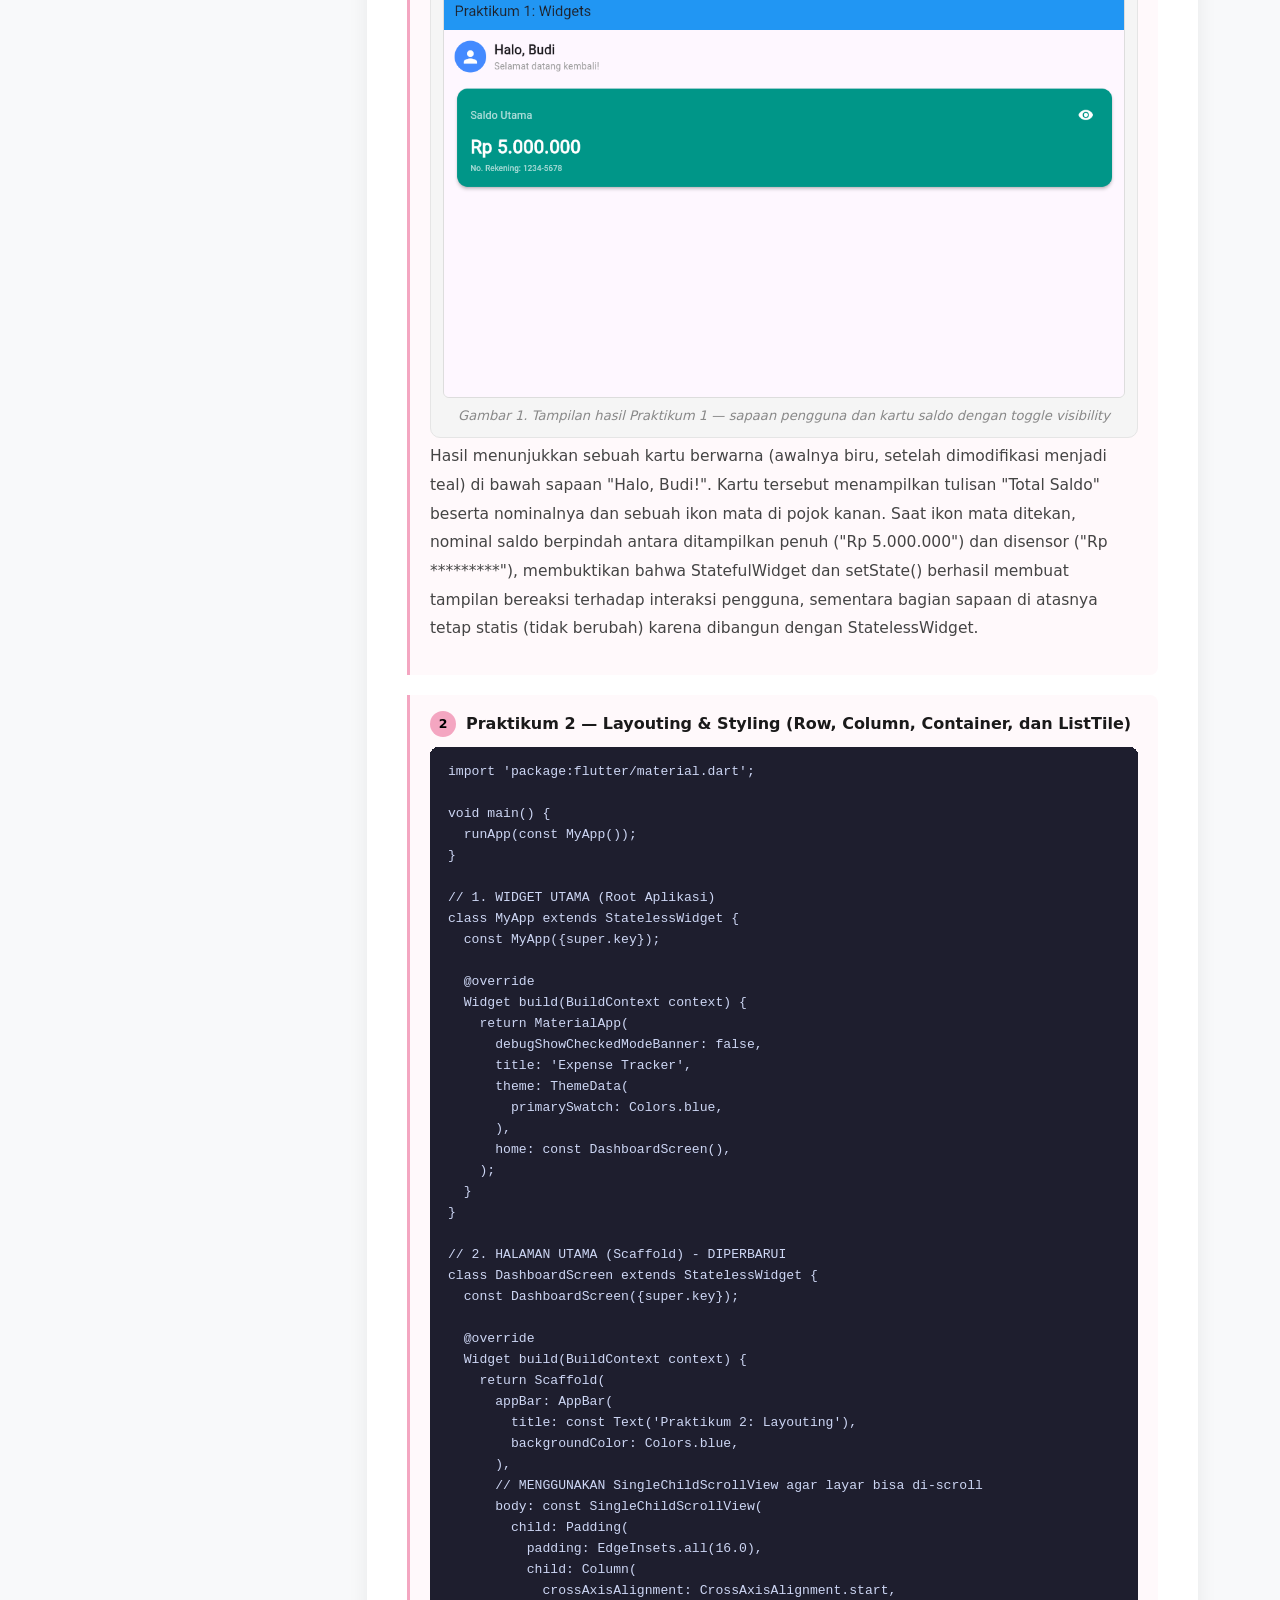
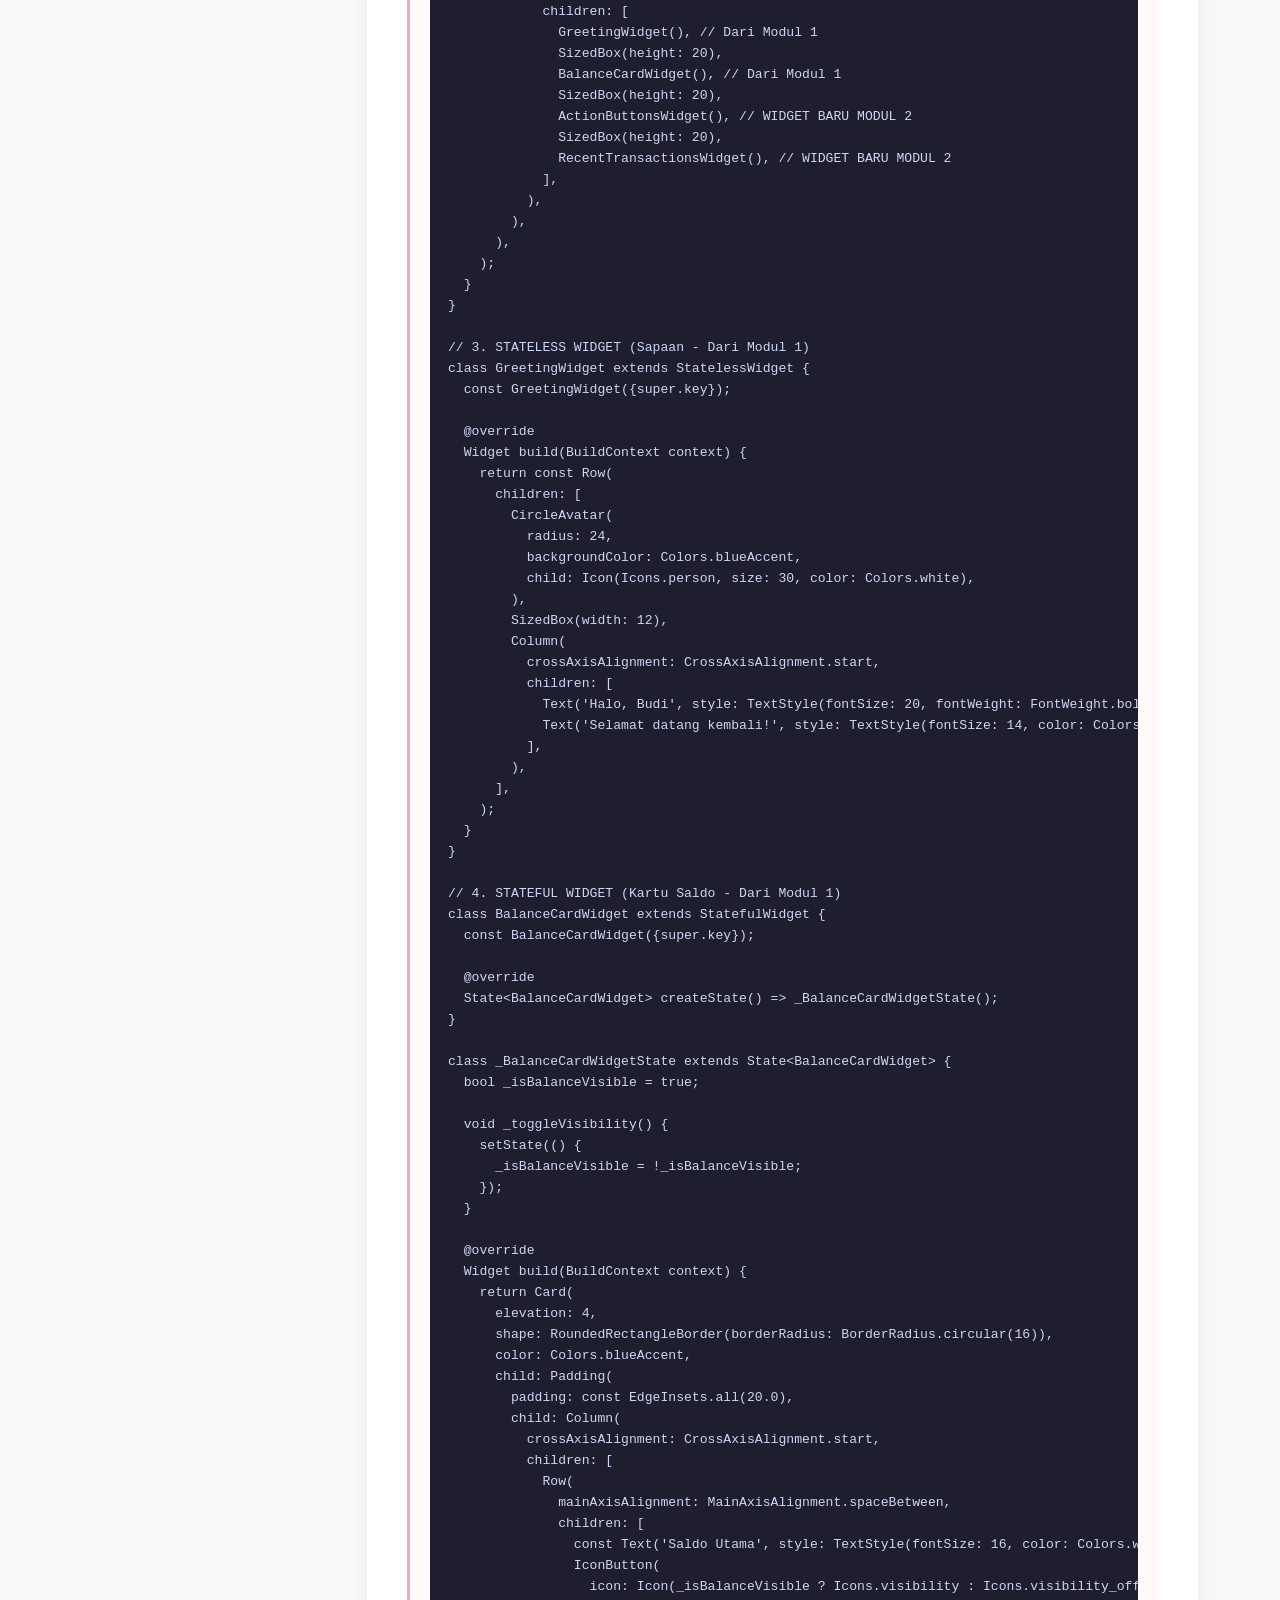
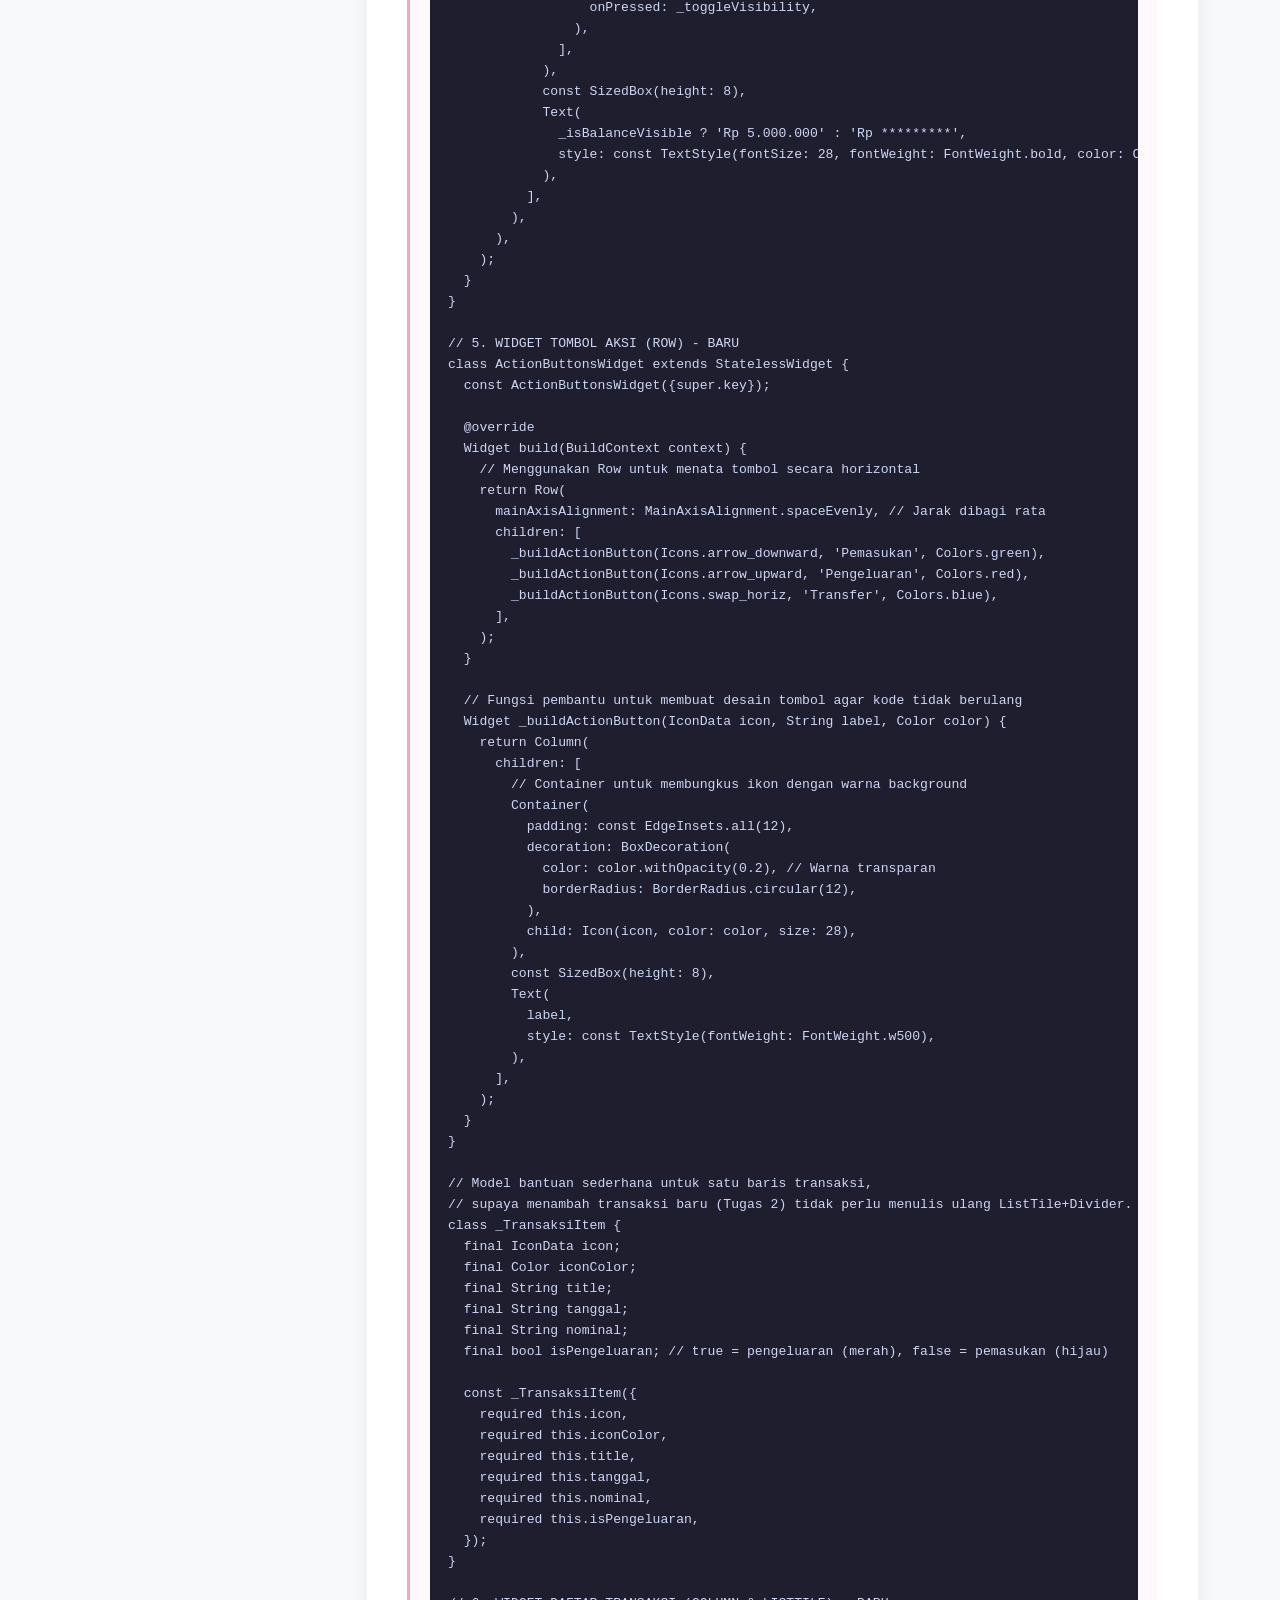
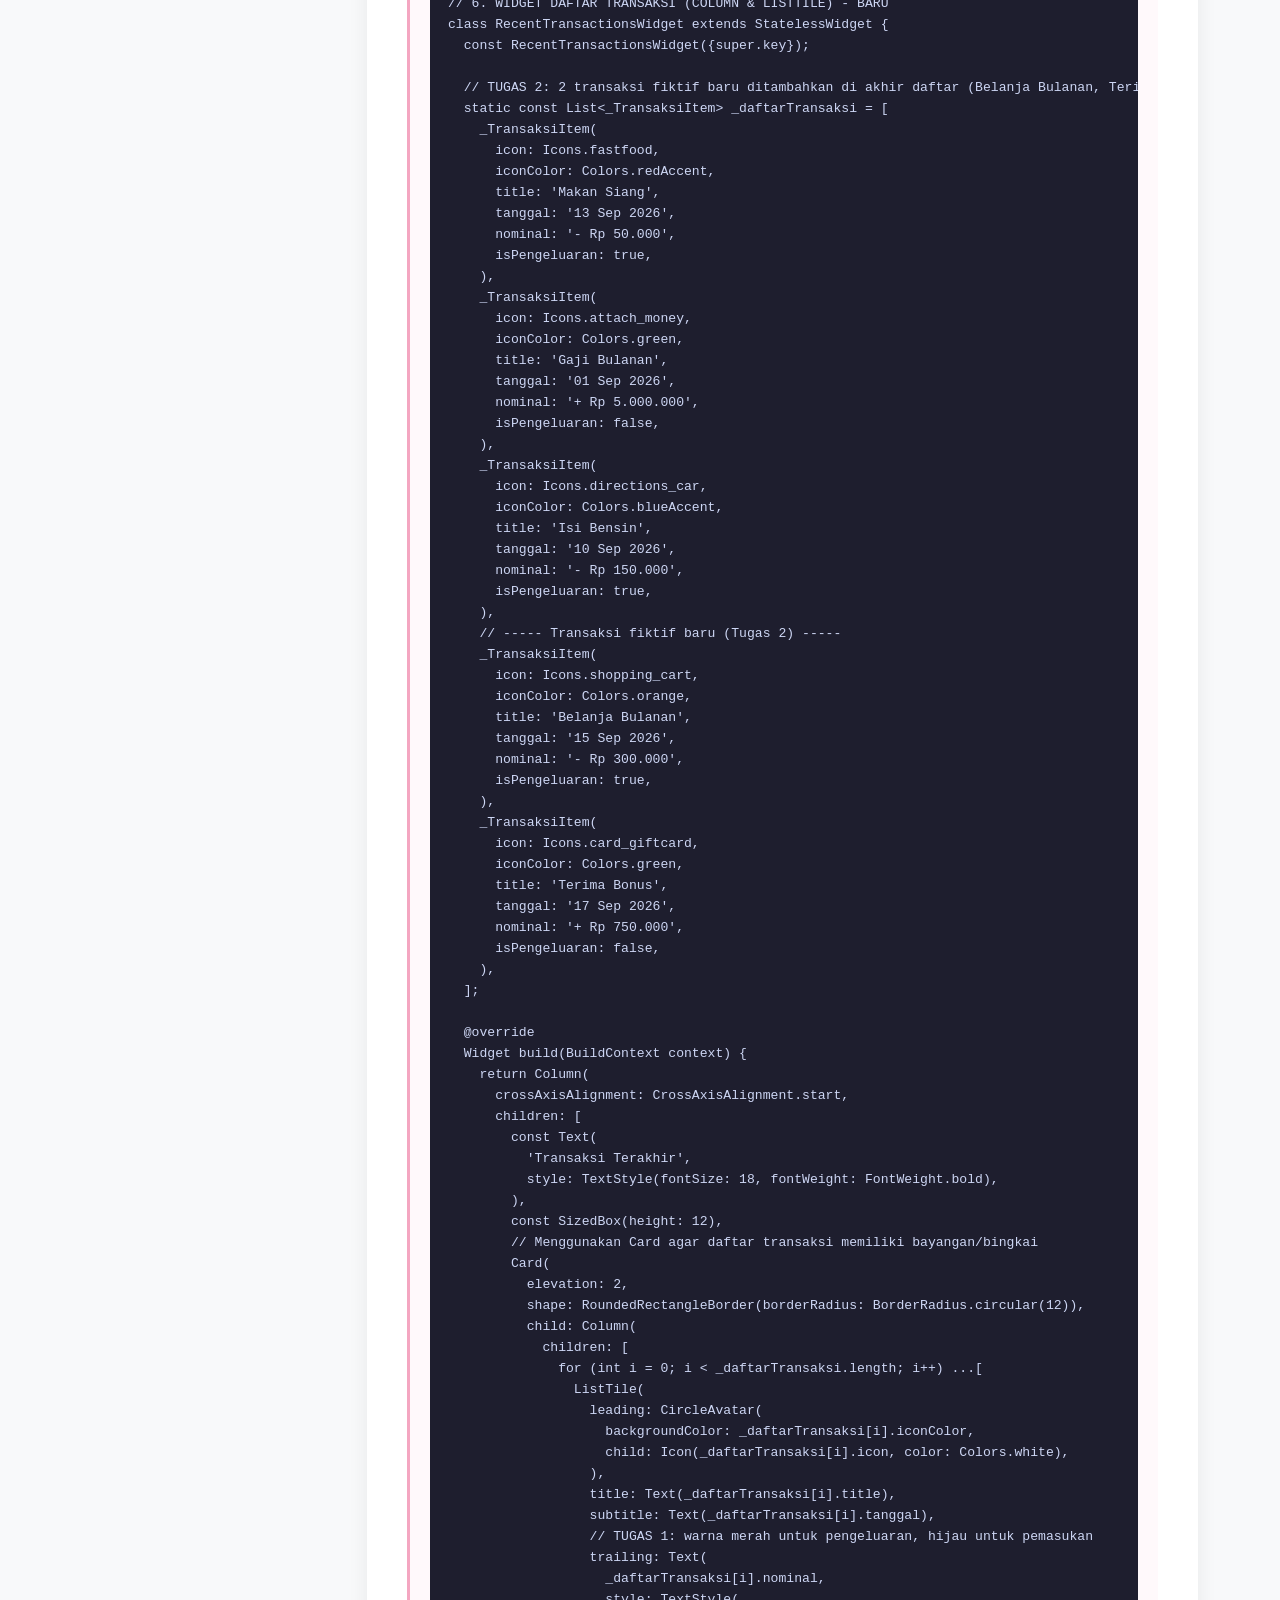
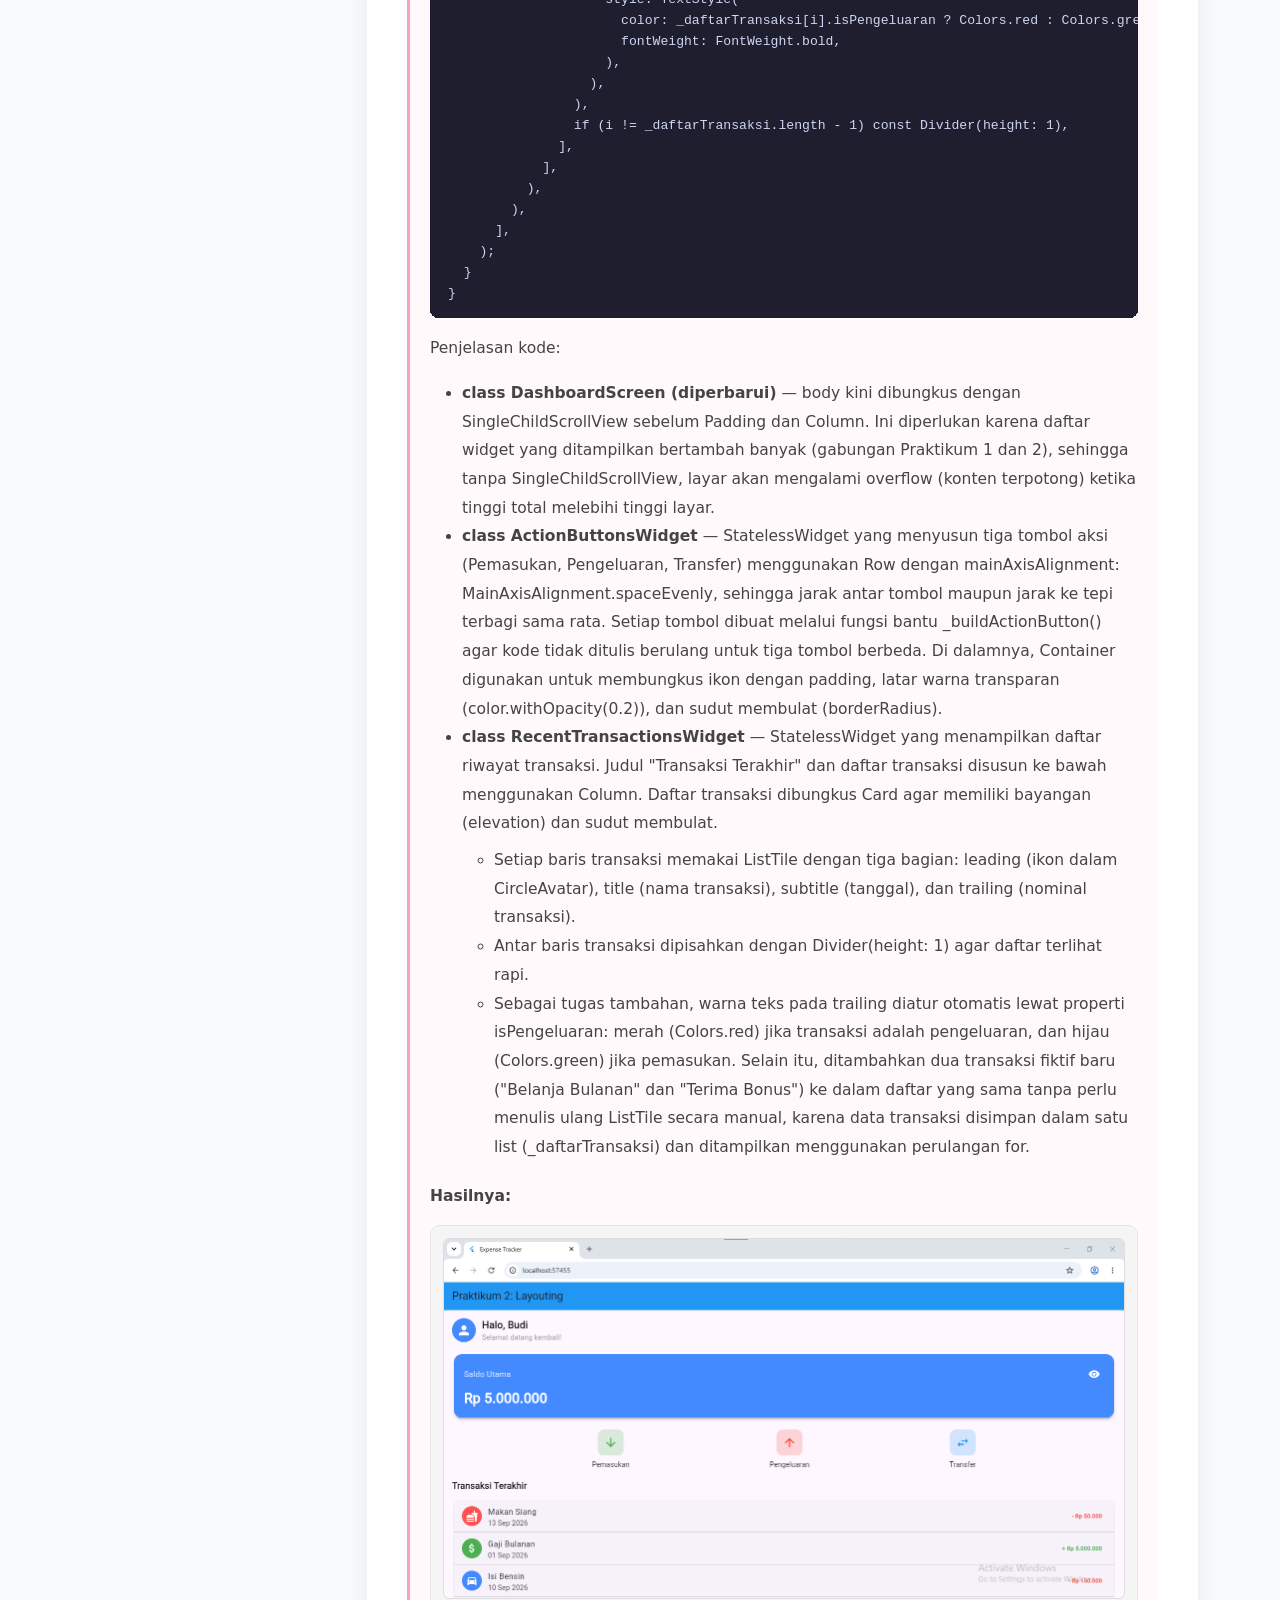
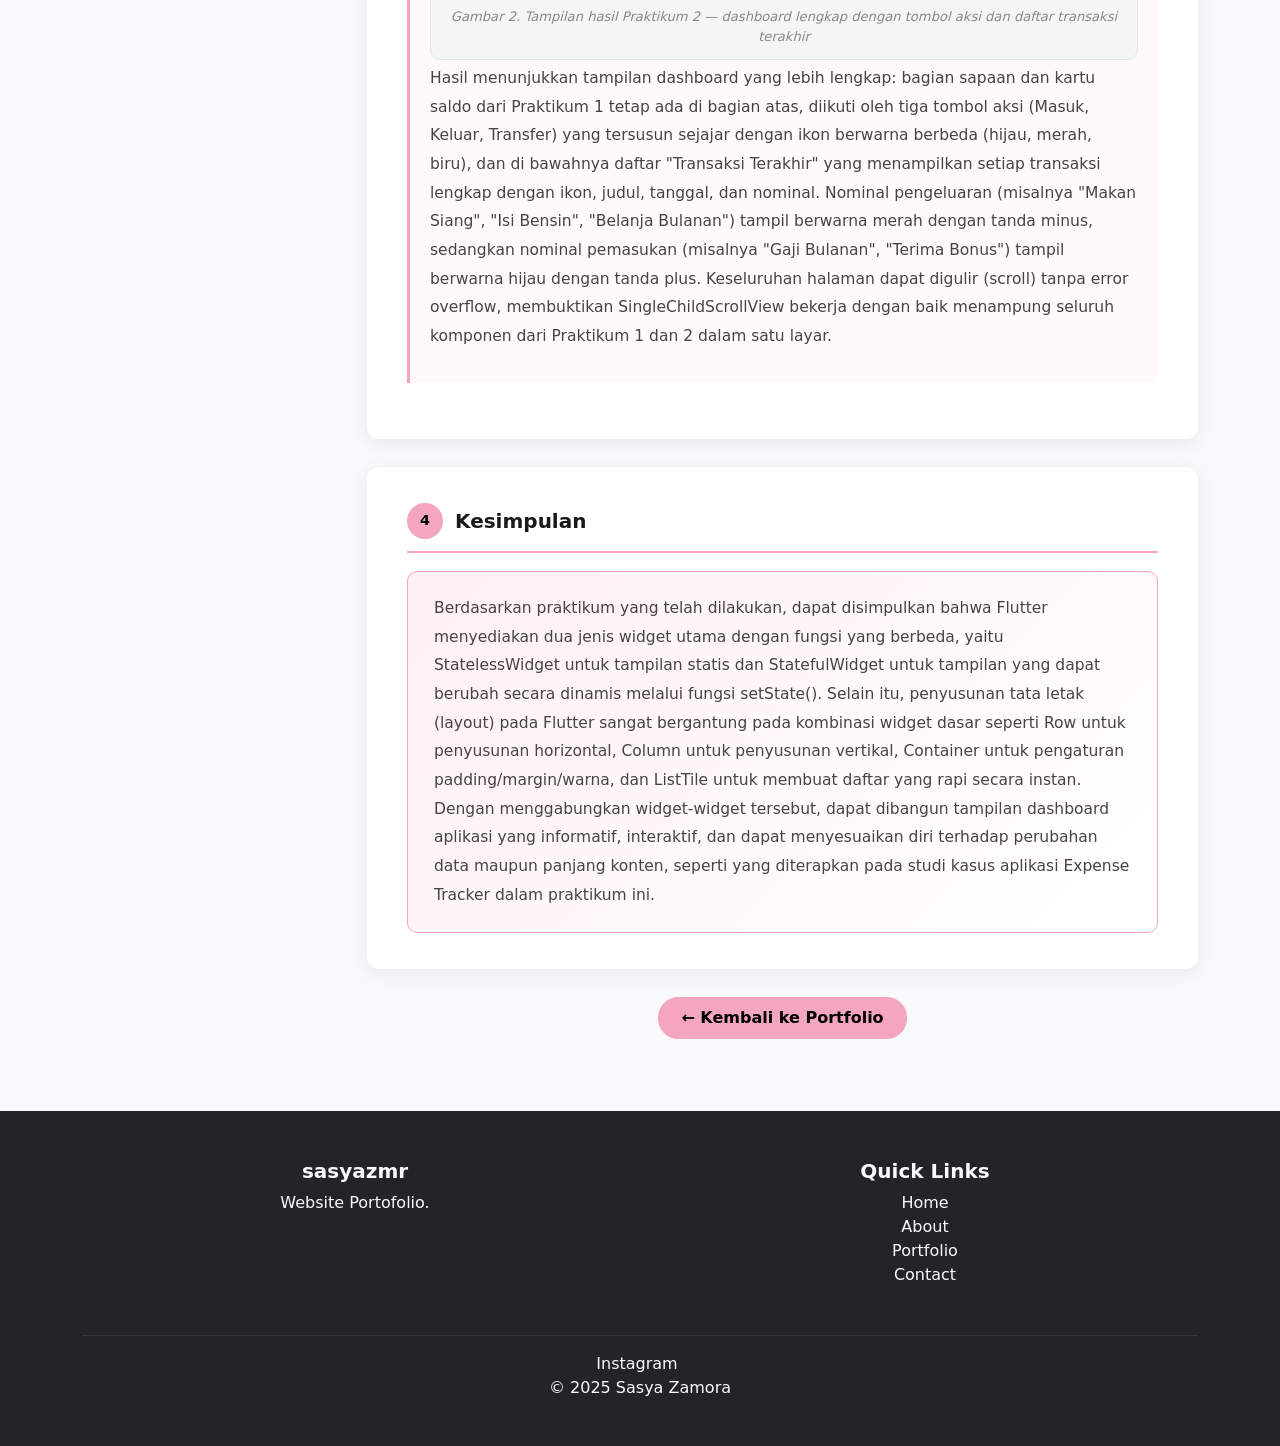
<file: laprak_2_aplikasi_mobile.html>
<!DOCTYPE html>
<html lang="id">
<head>
    <meta charset="UTF-8">
    <meta name="viewport" content="width=device-width, initial-scale=1.0">
    <title>Laporan Praktikum 2 - Portofolio</title>

    <link href="https://cdn.jsdelivr.net/npm/bootstrap@5.3.3/dist/css/bootstrap.min.css" rel="stylesheet">
    <link rel="stylesheet" href="style.css">

    <style>
        body {
            background-color: #f8f9fa;
        }

        .laprak-hero {
            background: linear-gradient(135deg, #2d2d2d 0%, #1a1a1a 100%);
            padding: 120px 0 60px;
            color: white;
        }

        .laprak-hero .badge-subject {
            background-color: #f4a6c1;
            color: #000;
            font-size: 0.8rem;
            font-weight: 600;
            padding: 6px 14px;
            border-radius: 20px;
            display: inline-block;
            margin-bottom: 16px;
            letter-spacing: 0.5px;
        }

        .laprak-hero h1 {
            font-weight: 800;
            font-size: 2.2rem;
            line-height: 1.3;
        }

        .laprak-hero .meta-info {
            opacity: 0.75;
            font-size: 0.9rem;
            margin-top: 12px;
        }

        .content-card {
            background: #fff;
            border-radius: 12px;
            padding: 36px 40px;
            box-shadow: 0 4px 20px rgba(0,0,0,0.07);
            margin-bottom: 28px;
        }

        .section-number {
            display: inline-flex;
            align-items: center;
            justify-content: center;
            width: 36px;
            height: 36px;
            background-color: #f4a6c1;
            color: #000;
            border-radius: 50%;
            font-weight: 700;
            font-size: 0.9rem;
            margin-right: 12px;
            flex-shrink: 0;
        }

        .section-heading {
            display: flex;
            align-items: center;
            font-size: 1.25rem;
            font-weight: 700;
            color: #1a1a1a;
            margin-bottom: 18px;
            padding-bottom: 12px;
            border-bottom: 2px solid #f4a6c1;
        }

        .sub-heading {
            font-size: 1rem;
            font-weight: 700;
            color: #333;
            margin: 20px 0 8px;
        }

        .content-card p,
        .content-card li {
            line-height: 1.85;
            color: #444;
            font-size: 0.97rem;
        }

        .step-box {
            border-left: 3px solid #f4a6c1;
            padding: 16px 20px;
            background: #fff9fb;
            border-radius: 0 8px 8px 0;
            margin-bottom: 20px;
        }

        .step-box .step-title {
            font-weight: 700;
            color: #1a1a1a;
            margin-bottom: 8px;
            display: flex;
            align-items: center;
            gap: 10px;
        }

        .step-number-badge {
            background: #f4a6c1;
            color: #000;
            width: 26px;
            height: 26px;
            border-radius: 50%;
            display: inline-flex;
            align-items: center;
            justify-content: center;
            font-size: 0.78rem;
            font-weight: 700;
            flex-shrink: 0;
        }

        .code-block {
            background: #1e1e2e;
            color: #cdd6f4;
            border-radius: 8px;
            padding: 14px 18px;
            font-family: 'Courier New', Courier, monospace;
            font-size: 0.82rem;
            line-height: 1.6;
            overflow-x: auto;
            margin: 10px 0 14px;
            white-space: pre;
        }

        .code-block .cmd {
            color: #a6e3a1;
        }

        .code-block .comment {
            color: #6c7086;
        }

        figure.screenshot {
            background: #f5f5f5;
            border: 1px solid #e5e5e5;
            border-radius: 10px;
            padding: 12px;
            margin: 14px 0 4px;
            text-align: center;
        }

        figure.screenshot img {
            max-width: 100%;
            border-radius: 6px;
            border: 1px solid #ddd;
            display: block;
            margin: 0 auto;
        }

        figcaption {
            font-size: 0.82rem;
            color: #888;
            font-style: italic;
            margin-top: 8px;
            text-align: center;
        }

        .tag-pill {
            display: inline-block;
            background: #fff0f5;
            border: 1px solid #f4a6c1;
            color: #c0547a;
            border-radius: 20px;
            padding: 4px 12px;
            font-size: 0.82rem;
            font-weight: 500;
            margin: 3px 2px;
        }

        .conclusion-box {
            background: linear-gradient(135deg, #fff0f5, #fff);
            border: 1px solid #f4a6c1;
            border-radius: 10px;
            padding: 22px 26px;
        }

        .toc-list {
            list-style: none;
            padding: 0;
            margin: 0;
        }

        .toc-list li {
            padding: 6px 0;
            border-bottom: 1px dashed #eee;
        }

        .toc-list li:last-child {
            border-bottom: none;
        }

        .toc-list a {
            color: #555;
            text-decoration: none;
            font-size: 0.9rem;
            transition: color 0.2s;
        }

        .toc-list a:hover {
            color: #f4a6c1;
        }

        .toc-list .toc-num {
            color: #f4a6c1;
            font-weight: 700;
            margin-right: 8px;
        }

        .back-btn {
            background-color: #f4a6c1;
            border-color: #f4a6c1;
            color: #000;
            font-weight: 600;
            border-radius: 20px;
            padding: 8px 22px;
        }

        .back-btn:hover {
            background-color: #e68fb0;
            border-color: #e68fb0;
            color: #000;
        }

        @media (max-width: 768px) {
            .content-card {
                padding: 24px 20px;
            }
            .laprak-hero h1 {
                font-size: 1.6rem;
            }
        }
    </style>
</head>
<body>

<!-- NAVBAR -->
<nav class="navbar navbar-expand-lg navbar-dark bg-dark fixed-top shadow">
    <div class="container">
        <a class="navbar-brand d-flex align-items-center fw-semibold" href="index.html">
            <img src="images/logo.jpeg" alt="Logo" width="32" height="32" class="me-2 rounded">
            Portfolio
        </a>
        <button class="navbar-toggler" type="button" data-bs-toggle="collapse" data-bs-target="#navMenu">
            <span class="navbar-toggler-icon"></span>
        </button>
        <div class="collapse navbar-collapse" id="navMenu">
            <ul class="navbar-nav ms-auto mb-2 mb-lg-0">
                <li class="nav-item"><a class="nav-link fw-medium" href="index.html">Home</a></li>
                <li class="nav-item"><a class="nav-link fw-medium" href="about.html">About</a></li>
                <li class="nav-item"><a class="nav-link active fw-medium" href="portfolio.html">Portfolio</a></li>
                <li class="nav-item"><a class="nav-link fw-medium" href="contact.html">Contact</a></li>
            </ul>
        </div>
    </div>
</nav>

<!-- HERO -->
<div class="laprak-hero">
    <div class="container">
        <a href="portfolio.html" class="text-decoration-none text-light opacity-75 d-inline-flex align-items-center gap-2 mb-3" style="font-size:0.88rem;">
            ← Kembali ke Portfolio
        </a>
        <div class="badge-subject">Praktikum Aplikasi Mobile</div>
        <h1>Laporan Praktikum 2<br>Pengenalan Widgets, Layouting &amp; Styling (Row, Column, Container, ListTile)</h1>
        <p class="meta-info">
            Sasya Zamora &nbsp;·&nbsp; 2411533014 &nbsp;·&nbsp; Informatika – Universitas Andalas &nbsp;·&nbsp; 2025/2026
        </p>
        <p class="meta-info">
            Dosen Pengampu: Nurfiah, S.ST., M.Kom
        </p>
    </div>
</div>

<!-- MAIN CONTENT -->
<div class="container py-5">
    <div class="row g-4">

        <!-- TABLE OF CONTENTS (sidebar) -->
        <div class="col-lg-3 d-none d-lg-block">
            <div class="content-card sticky-top" style="top: 90px;">
                <h6 class="fw-bold mb-3" style="color:#c0547a;">Daftar Isi</h6>
                <ul class="toc-list">
                    <li><a href="#pendahuluan"><span class="toc-num">1.</span> Pendahuluan</a></li>
                    <li><a href="#tujuan"><span class="toc-num">2.</span> Tujuan Praktikum</a></li>
                    <li><a href="#langkah"><span class="toc-num">3.</span> Langkah-Langkah Praktikum</a></li>
                    <li><a href="#kesimpulan"><span class="toc-num">4.</span> Kesimpulan</a></li>
                </ul>
            </div>
        </div>

        <!-- CONTENT -->
        <div class="col-lg-9">

            <!-- 1. PENDAHULUAN -->
            <div class="content-card" id="pendahuluan">
                <div class="section-heading">
                    <span class="section-number">1</span> Pendahuluan
                </div>
                <p>
                    Flutter adalah framework open-source dari Google yang digunakan untuk
                    membangun aplikasi mobile, web, dan desktop dari satu basis kode (single
                    codebase) menggunakan bahasa pemrograman Dart. Konsep utama dalam Flutter
                    adalah segala sesuatu di tampilan aplikasi merupakan sebuah widget, mulai
                    dari teks, tombol, hingga layout secara keseluruhan.
                </p>
                <p>
                    Pada praktikum ini, dipelajari dua topik dasar dalam pengembangan aplikasi
                    Flutter. Praktikum 1 membahas pengenalan widget, khususnya perbedaan antara
                    StatelessWidget dan StatefulWidget, serta penerapan fungsi setState() untuk
                    membuat tampilan yang interaktif. Praktikum 2 melanjutkan dengan konsep
                    layouting dan styling menggunakan widget Row, Column, Container, dan
                    ListTile untuk menyusun tampilan aplikasi yang lebih rapi dan terstruktur,
                    dengan studi kasus membangun dashboard sederhana aplikasi keuangan (Expense
                    Tracker).
                </p>
            </div>

            <!-- 2. TUJUAN -->
            <div class="content-card" id="tujuan">
                <div class="section-heading">
                    <span class="section-number">2</span> Tujuan Praktikum
                </div>
                <p>Setelah menyelesaikan praktikum ini, mahasiswa diharapkan mampu:</p>
                <ul>
                    <li>Memahami kerangka dasar aplikasi Flutter (MaterialApp dan Scaffold).</li>
                    <li>Membedakan penggunaan StatelessWidget dan StatefulWidget.</li>
                    <li>Menerapkan fungsi setState() untuk membuat UI yang interaktif.</li>
                    <li>Menerapkan widget Row untuk menyusun deretan elemen secara horizontal, seperti deretan tombol aksi.</li>
                    <li>Menerapkan widget Column untuk menyusun elemen secara vertikal, seperti daftar transaksi.</li>
                    <li>Mengatur padding, margin, dan warna pada Container untuk mempercantik tampilan.</li>
                    <li>Menggunakan ListTile untuk membuat baris daftar (list) secara instan dan rapi.</li>
                </ul>
            </div>

            <!-- 3. LANGKAH-LANGKAH -->
            <div class="content-card" id="langkah">
                <div class="section-heading">
                    <span class="section-number">3</span> Langkah-Langkah Praktikum
                </div>

                <!-- STEP 1: PRAKTIKUM 1 -->
                <div class="step-box">
                    <div class="step-title">
                        <span class="step-number-badge">1</span>
                        Praktikum 1 — Pengenalan Widgets (Stateless, Stateful, &amp; Manajemen State Dasar)
                    </div>
                    <div class="code-block">import 'package:flutter/material.dart';

void main() {
  runApp(const MyApp());
}

// 1. WIDGET UTAMA
class MyApp extends StatelessWidget {
  const MyApp({super.key});

  @override
  Widget build(BuildContext context) {
    return MaterialApp(
      debugShowCheckedModeBanner: false,
      title: 'Expense Tracker',
      theme: ThemeData(
        primarySwatch: Colors.blue,
      ),
      home: const DashboardScreen(), // Halaman awal aplikasi
    );
  }
}

// 2. HALAMAN UTAMA (Scaffold)
class DashboardScreen extends StatelessWidget {
  const DashboardScreen({super.key});

  @override
  Widget build(BuildContext context) {
    return Scaffold(
      appBar: AppBar(
        title: const Text('Praktikum 1: Widgets'),
        backgroundColor: Colors.blue,
      ),
      // Padding untuk memberikan jarak dari tepi layar
      body: const Padding(
        padding: EdgeInsets.all(16.0),
        child: Column(
          crossAxisAlignment: CrossAxisAlignment.start,
          children: [
            GreetingWidget(), // Memanggil StatelessWidget
            SizedBox(height: 20), // Jarak vertikal
            BalanceCardWidget(), // Memanggil StatefulWidget
          ],
        ),
      ),
    );
  }
}

// 3. STATELESS WIDGET (Sapaan Pengguna)
class GreetingWidget extends StatelessWidget {
  const GreetingWidget({super.key});

  @override
  Widget build(BuildContext context) {
    return const Row(
      children: [
        // Ikon Profil
        CircleAvatar(
          radius: 24,
          backgroundColor: Colors.blueAccent,
          child: Icon(Icons.person, size: 30, color: Colors.white),
        ),
        SizedBox(width: 12),
        // Teks Sapaan
        Column(
          crossAxisAlignment: CrossAxisAlignment.start,
          children: [
            Text(
              'Halo, Budi',
              style: TextStyle(
                fontSize: 20,
                fontWeight: FontWeight.bold,
              ),
            ),
            Text(
              'Selamat datang kembali!',
              style: TextStyle(
                fontSize: 14,
                color: Colors.grey,
              ),
            ),
          ],
        ),
      ],
    );
  }
}

// 4. STATEFUL WIDGET (Kartu Saldo dengan Toggle)
class BalanceCardWidget extends StatefulWidget {
  const BalanceCardWidget({super.key});

  @override
  State&lt;BalanceCardWidget&gt; createState() =&gt; _BalanceCardWidgetState();
}

class _BalanceCardWidgetState extends State&lt;BalanceCardWidget&gt; {
  // Variabel State: Menyimpan status apakah saldo terlihat atau disensor
  bool _isBalanceVisible = true;

  // Fungsi untuk mengubah state
  void _toggleVisibility() {
    setState(() {
      _isBalanceVisible = !_isBalanceVisible; // Membalik nilai boolean (true &lt;-&gt; false)
    });
  }

  @override
  Widget build(BuildContext context) {
    return Card(
      elevation: 4,
      shape: RoundedRectangleBorder(
        borderRadius: BorderRadius.circular(16),
      ),
      // TUGAS 1: warna diubah dari Colors.blueAccent -&gt; Colors.teal
      color: Colors.teal,
      child: Padding(
        padding: const EdgeInsets.all(20.0),
        child: Column(
          crossAxisAlignment: CrossAxisAlignment.start,
          children: [
            // Baris atas kartu: Teks "Saldo Utama" &amp; Tombol Ikon
            Row(
              mainAxisAlignment: MainAxisAlignment.spaceBetween,
              children: [
                const Text(
                  'Saldo Utama',
                  style: TextStyle(
                    fontSize: 16,
                    color: Colors.white70,
                  ),
                ),
                // Tombol Mata
                IconButton(
                  icon: Icon(
                    // Logika if-else singkat (Ternary Operator)
                    _isBalanceVisible ? Icons.visibility : Icons.visibility_off,
                    color: Colors.white,
                  ),
                  onPressed: _toggleVisibility, // Memanggil fungsi ubah state
                ),
              ],
            ),
            const SizedBox(height: 8),
            // Teks Nominal Saldo
            Text(
              // Logika if-else untuk menampilkan saldo atau sensor
              _isBalanceVisible ? 'Rp 5.000.000' : 'Rp *********',
              style: const TextStyle(
                fontSize: 28,
                fontWeight: FontWeight.bold,
                color: Colors.white,
              ),
            ),
            // TUGAS 2: teks statis tambahan di bawah nominal saldo
            const SizedBox(height: 4),
            const Text(
              'No. Rekening: 1234-5678',
              style: TextStyle(
                fontSize: 12,
                color: Colors.white70,
              ),
            ),
          ],
        ),
      ),
    );
  }
}
</div>

                    <p class="mt-3">Penjelasan kode:</p>
                    <ul>
                        <li><strong>void main()</strong> — Titik masuk (entry point) aplikasi. Fungsi runApp(const MyApp()) memerintahkan Flutter untuk menjalankan widget MyApp sebagai akar (root) dari seluruh aplikasi.</li>
                        <li><strong>class MyApp</strong> — Merupakan StatelessWidget karena konfigurasi aplikasi (judul, tema, halaman awal) tidak pernah berubah selama aplikasi berjalan. Di dalamnya terdapat MaterialApp, yaitu widget bawaan Flutter yang menyediakan struktur dasar aplikasi bergaya Material Design. Properti home: const DashboardScreen() menentukan bahwa DashboardScreen adalah halaman yang pertama kali ditampilkan.</li>
                        <li><strong>class DashboardScreen</strong> — Menggunakan Scaffold, yaitu kerangka halaman standar yang menyediakan struktur seperti AppBar (bilah judul di atas) dan body (isi halaman). Di dalam body, digunakan Padding agar konten tidak menempel ke tepi layar, lalu Column untuk menyusun GreetingWidget dan BalanceCardWidget secara vertikal, dengan SizedBox(height: 20) sebagai jarak antar keduanya.</li>
                        <li><strong>class GreetingWidget</strong> — StatelessWidget yang menampilkan sapaan. Menggunakan Row agar CircleAvatar (ikon profil) dan Column (dua baris teks sapaan) tersusun sejajar dari kiri ke kanan. Karena tidak ada data yang berubah, tidak diperlukan setState() di sini.</li>
                        <li><strong>class BalanceCardWidget</strong> — StatefulWidget karena kartu ini punya data yang bisa berubah, yaitu status tampil/sembunyi saldo. Kelas ini dipasangkan dengan _BalanceCardWidgetState yang menyimpan variabel _isBalanceVisible.
                            <ul class="mt-2">
                                <li>IconButton pada bagian kanan atas kartu memanggil fungsi _toggleVisibility() setiap kali ditekan.</li>
                                <li>Di dalam _toggleVisibility(), dipanggil setState(() { _isBalanceVisible = !_isBalanceVisible; }). Pemanggilan setState() inilah yang memberi tahu Flutter bahwa data berubah, sehingga method build() dijalankan ulang dan tampilan diperbarui secara otomatis.</li>
                                <li>Teks nominal saldo menggunakan operator ternary _isBalanceVisible ? 'Rp 5.000.000' : 'Rp *********' untuk menampilkan angka asli atau versi tersensor tergantung nilai boolean tersebut.</li>
                                <li>Sebagai tugas tambahan, warna kartu diubah menjadi Colors.teal dan ditambahkan teks statis "No. Rekening: 1234-5678" di bawah nominal saldo.</li>
                            </ul>
                        </li>
                    </ul>

                    <p class="sub-heading">Hasilnya:</p>
                    <figure class="screenshot">
                        <img src="./images/laprak21.png" alt="Gambar 1. Hasil Praktikum 1: Widgets">
                        <figcaption>Gambar 1. Tampilan hasil Praktikum 1 — sapaan pengguna dan kartu saldo dengan toggle visibility</figcaption>
                    </figure>
                    <p>
                        Hasil menunjukkan sebuah kartu berwarna (awalnya biru, setelah dimodifikasi
                        menjadi teal) di bawah sapaan "Halo, Budi!". Kartu tersebut menampilkan
                        tulisan "Total Saldo" beserta nominalnya dan sebuah ikon mata di pojok
                        kanan. Saat ikon mata ditekan, nominal saldo berpindah antara ditampilkan
                        penuh ("Rp 5.000.000") dan disensor ("Rp *********"), membuktikan bahwa
                        StatefulWidget dan setState() berhasil membuat tampilan bereaksi terhadap
                        interaksi pengguna, sementara bagian sapaan di atasnya tetap statis (tidak
                        berubah) karena dibangun dengan StatelessWidget.
                    </p>
                </div>

                <!-- STEP 2: PRAKTIKUM 2 -->
                <div class="step-box">
                    <div class="step-title">
                        <span class="step-number-badge">2</span>
                        Praktikum 2 — Layouting &amp; Styling (Row, Column, Container, dan ListTile)
                    </div>
                    <div class="code-block">import 'package:flutter/material.dart';

void main() {
  runApp(const MyApp());
}

// 1. WIDGET UTAMA (Root Aplikasi)
class MyApp extends StatelessWidget {
  const MyApp({super.key});

  @override
  Widget build(BuildContext context) {
    return MaterialApp(
      debugShowCheckedModeBanner: false,
      title: 'Expense Tracker',
      theme: ThemeData(
        primarySwatch: Colors.blue,
      ),
      home: const DashboardScreen(),
    );
  }
}

// 2. HALAMAN UTAMA (Scaffold) - DIPERBARUI
class DashboardScreen extends StatelessWidget {
  const DashboardScreen({super.key});

  @override
  Widget build(BuildContext context) {
    return Scaffold(
      appBar: AppBar(
        title: const Text('Praktikum 2: Layouting'),
        backgroundColor: Colors.blue,
      ),
      // MENGGUNAKAN SingleChildScrollView agar layar bisa di-scroll
      body: const SingleChildScrollView(
        child: Padding(
          padding: EdgeInsets.all(16.0),
          child: Column(
            crossAxisAlignment: CrossAxisAlignment.start,
            children: [
              GreetingWidget(), // Dari Modul 1
              SizedBox(height: 20),
              BalanceCardWidget(), // Dari Modul 1
              SizedBox(height: 20),
              ActionButtonsWidget(), // WIDGET BARU MODUL 2
              SizedBox(height: 20),
              RecentTransactionsWidget(), // WIDGET BARU MODUL 2
            ],
          ),
        ),
      ),
    );
  }
}

// 3. STATELESS WIDGET (Sapaan - Dari Modul 1)
class GreetingWidget extends StatelessWidget {
  const GreetingWidget({super.key});

  @override
  Widget build(BuildContext context) {
    return const Row(
      children: [
        CircleAvatar(
          radius: 24,
          backgroundColor: Colors.blueAccent,
          child: Icon(Icons.person, size: 30, color: Colors.white),
        ),
        SizedBox(width: 12),
        Column(
          crossAxisAlignment: CrossAxisAlignment.start,
          children: [
            Text('Halo, Budi', style: TextStyle(fontSize: 20, fontWeight: FontWeight.bold)),
            Text('Selamat datang kembali!', style: TextStyle(fontSize: 14, color: Colors.grey)),
          ],
        ),
      ],
    );
  }
}

// 4. STATEFUL WIDGET (Kartu Saldo - Dari Modul 1)
class BalanceCardWidget extends StatefulWidget {
  const BalanceCardWidget({super.key});

  @override
  State&lt;BalanceCardWidget&gt; createState() =&gt; _BalanceCardWidgetState();
}

class _BalanceCardWidgetState extends State&lt;BalanceCardWidget&gt; {
  bool _isBalanceVisible = true;

  void _toggleVisibility() {
    setState(() {
      _isBalanceVisible = !_isBalanceVisible;
    });
  }

  @override
  Widget build(BuildContext context) {
    return Card(
      elevation: 4,
      shape: RoundedRectangleBorder(borderRadius: BorderRadius.circular(16)),
      color: Colors.blueAccent,
      child: Padding(
        padding: const EdgeInsets.all(20.0),
        child: Column(
          crossAxisAlignment: CrossAxisAlignment.start,
          children: [
            Row(
              mainAxisAlignment: MainAxisAlignment.spaceBetween,
              children: [
                const Text('Saldo Utama', style: TextStyle(fontSize: 16, color: Colors.white70)),
                IconButton(
                  icon: Icon(_isBalanceVisible ? Icons.visibility : Icons.visibility_off, color: Colors.white),
                  onPressed: _toggleVisibility,
                ),
              ],
            ),
            const SizedBox(height: 8),
            Text(
              _isBalanceVisible ? 'Rp 5.000.000' : 'Rp *********',
              style: const TextStyle(fontSize: 28, fontWeight: FontWeight.bold, color: Colors.white),
            ),
          ],
        ),
      ),
    );
  }
}

// 5. WIDGET TOMBOL AKSI (ROW) - BARU
class ActionButtonsWidget extends StatelessWidget {
  const ActionButtonsWidget({super.key});

  @override
  Widget build(BuildContext context) {
    // Menggunakan Row untuk menata tombol secara horizontal
    return Row(
      mainAxisAlignment: MainAxisAlignment.spaceEvenly, // Jarak dibagi rata
      children: [
        _buildActionButton(Icons.arrow_downward, 'Pemasukan', Colors.green),
        _buildActionButton(Icons.arrow_upward, 'Pengeluaran', Colors.red),
        _buildActionButton(Icons.swap_horiz, 'Transfer', Colors.blue),
      ],
    );
  }

  // Fungsi pembantu untuk membuat desain tombol agar kode tidak berulang
  Widget _buildActionButton(IconData icon, String label, Color color) {
    return Column(
      children: [
        // Container untuk membungkus ikon dengan warna background
        Container(
          padding: const EdgeInsets.all(12),
          decoration: BoxDecoration(
            color: color.withOpacity(0.2), // Warna transparan
            borderRadius: BorderRadius.circular(12),
          ),
          child: Icon(icon, color: color, size: 28),
        ),
        const SizedBox(height: 8),
        Text(
          label,
          style: const TextStyle(fontWeight: FontWeight.w500),
        ),
      ],
    );
  }
}

// Model bantuan sederhana untuk satu baris transaksi,
// supaya menambah transaksi baru (Tugas 2) tidak perlu menulis ulang ListTile+Divider.
class _TransaksiItem {
  final IconData icon;
  final Color iconColor;
  final String title;
  final String tanggal;
  final String nominal;
  final bool isPengeluaran; // true = pengeluaran (merah), false = pemasukan (hijau)

  const _TransaksiItem({
    required this.icon,
    required this.iconColor,
    required this.title,
    required this.tanggal,
    required this.nominal,
    required this.isPengeluaran,
  });
}

// 6. WIDGET DAFTAR TRANSAKSI (COLUMN &amp; LISTTILE) - BARU
class RecentTransactionsWidget extends StatelessWidget {
  const RecentTransactionsWidget({super.key});

  // TUGAS 2: 2 transaksi fiktif baru ditambahkan di akhir daftar (Belanja Bulanan, Terima Bonus)
  static const List&lt;_TransaksiItem&gt; _daftarTransaksi = [
    _TransaksiItem(
      icon: Icons.fastfood,
      iconColor: Colors.redAccent,
      title: 'Makan Siang',
      tanggal: '13 Sep 2026',
      nominal: '- Rp 50.000',
      isPengeluaran: true,
    ),
    _TransaksiItem(
      icon: Icons.attach_money,
      iconColor: Colors.green,
      title: 'Gaji Bulanan',
      tanggal: '01 Sep 2026',
      nominal: '+ Rp 5.000.000',
      isPengeluaran: false,
    ),
    _TransaksiItem(
      icon: Icons.directions_car,
      iconColor: Colors.blueAccent,
      title: 'Isi Bensin',
      tanggal: '10 Sep 2026',
      nominal: '- Rp 150.000',
      isPengeluaran: true,
    ),
    // ----- Transaksi fiktif baru (Tugas 2) -----
    _TransaksiItem(
      icon: Icons.shopping_cart,
      iconColor: Colors.orange,
      title: 'Belanja Bulanan',
      tanggal: '15 Sep 2026',
      nominal: '- Rp 300.000',
      isPengeluaran: true,
    ),
    _TransaksiItem(
      icon: Icons.card_giftcard,
      iconColor: Colors.green,
      title: 'Terima Bonus',
      tanggal: '17 Sep 2026',
      nominal: '+ Rp 750.000',
      isPengeluaran: false,
    ),
  ];

  @override
  Widget build(BuildContext context) {
    return Column(
      crossAxisAlignment: CrossAxisAlignment.start,
      children: [
        const Text(
          'Transaksi Terakhir',
          style: TextStyle(fontSize: 18, fontWeight: FontWeight.bold),
        ),
        const SizedBox(height: 12),
        // Menggunakan Card agar daftar transaksi memiliki bayangan/bingkai
        Card(
          elevation: 2,
          shape: RoundedRectangleBorder(borderRadius: BorderRadius.circular(12)),
          child: Column(
            children: [
              for (int i = 0; i &lt; _daftarTransaksi.length; i++) ...[
                ListTile(
                  leading: CircleAvatar(
                    backgroundColor: _daftarTransaksi[i].iconColor,
                    child: Icon(_daftarTransaksi[i].icon, color: Colors.white),
                  ),
                  title: Text(_daftarTransaksi[i].title),
                  subtitle: Text(_daftarTransaksi[i].tanggal),
                  // TUGAS 1: warna merah untuk pengeluaran, hijau untuk pemasukan
                  trailing: Text(
                    _daftarTransaksi[i].nominal,
                    style: TextStyle(
                      color: _daftarTransaksi[i].isPengeluaran ? Colors.red : Colors.green,
                      fontWeight: FontWeight.bold,
                    ),
                  ),
                ),
                if (i != _daftarTransaksi.length - 1) const Divider(height: 1),
              ],
            ],
          ),
        ),
      ],
    );
  }
}
</div>

                    <p class="mt-3">Penjelasan kode:</p>
                    <ul>
                        <li><strong>class DashboardScreen (diperbarui)</strong> — body kini dibungkus dengan SingleChildScrollView sebelum Padding dan Column. Ini diperlukan karena daftar widget yang ditampilkan bertambah banyak (gabungan Praktikum 1 dan 2), sehingga tanpa SingleChildScrollView, layar akan mengalami overflow (konten terpotong) ketika tinggi total melebihi tinggi layar.</li>
                        <li><strong>class ActionButtonsWidget</strong> — StatelessWidget yang menyusun tiga tombol aksi (Pemasukan, Pengeluaran, Transfer) menggunakan Row dengan mainAxisAlignment: MainAxisAlignment.spaceEvenly, sehingga jarak antar tombol maupun jarak ke tepi terbagi sama rata. Setiap tombol dibuat melalui fungsi bantu _buildActionButton() agar kode tidak ditulis berulang untuk tiga tombol berbeda. Di dalamnya, Container digunakan untuk membungkus ikon dengan padding, latar warna transparan (color.withOpacity(0.2)), dan sudut membulat (borderRadius).</li>
                        <li><strong>class RecentTransactionsWidget</strong> — StatelessWidget yang menampilkan daftar riwayat transaksi. Judul "Transaksi Terakhir" dan daftar transaksi disusun ke bawah menggunakan Column. Daftar transaksi dibungkus Card agar memiliki bayangan (elevation) dan sudut membulat.
                            <ul class="mt-2">
                                <li>Setiap baris transaksi memakai ListTile dengan tiga bagian: leading (ikon dalam CircleAvatar), title (nama transaksi), subtitle (tanggal), dan trailing (nominal transaksi).</li>
                                <li>Antar baris transaksi dipisahkan dengan Divider(height: 1) agar daftar terlihat rapi.</li>
                                <li>Sebagai tugas tambahan, warna teks pada trailing diatur otomatis lewat properti isPengeluaran: merah (Colors.red) jika transaksi adalah pengeluaran, dan hijau (Colors.green) jika pemasukan. Selain itu, ditambahkan dua transaksi fiktif baru ("Belanja Bulanan" dan "Terima Bonus") ke dalam daftar yang sama tanpa perlu menulis ulang ListTile secara manual, karena data transaksi disimpan dalam satu list (_daftarTransaksi) dan ditampilkan menggunakan perulangan for.</li>
                            </ul>
                        </li>
                    </ul>

                    <p class="sub-heading">Hasilnya:</p>
                    <figure class="screenshot">
                        <img src="./images/laprak22.png" alt="Gambar 2. Hasil Praktikum 2: Layouting">
                        <figcaption>Gambar 2. Tampilan hasil Praktikum 2 — dashboard lengkap dengan tombol aksi dan daftar transaksi terakhir</figcaption>
                    </figure>
                    <p>
                        Hasil menunjukkan tampilan dashboard yang lebih lengkap: bagian sapaan dan
                        kartu saldo dari Praktikum 1 tetap ada di bagian atas, diikuti oleh tiga
                        tombol aksi (Masuk, Keluar, Transfer) yang tersusun sejajar dengan ikon
                        berwarna berbeda (hijau, merah, biru), dan di bawahnya daftar "Transaksi
                        Terakhir" yang menampilkan setiap transaksi lengkap dengan ikon, judul,
                        tanggal, dan nominal. Nominal pengeluaran (misalnya "Makan Siang", "Isi
                        Bensin", "Belanja Bulanan") tampil berwarna merah dengan tanda minus,
                        sedangkan nominal pemasukan (misalnya "Gaji Bulanan", "Terima Bonus")
                        tampil berwarna hijau dengan tanda plus. Keseluruhan halaman dapat
                        digulir (scroll) tanpa error overflow, membuktikan SingleChildScrollView
                        bekerja dengan baik menampung seluruh komponen dari Praktikum 1 dan 2
                        dalam satu layar.
                    </p>
                </div>

            </div>

            <!-- 4. KESIMPULAN -->
            <div class="content-card" id="kesimpulan">
                <div class="section-heading">
                    <span class="section-number">4</span> Kesimpulan
                </div>
                <div class="conclusion-box">
                    <p class="mb-0">
                        Berdasarkan praktikum yang telah dilakukan, dapat disimpulkan bahwa
                        Flutter menyediakan dua jenis widget utama dengan fungsi yang berbeda,
                        yaitu StatelessWidget untuk tampilan statis dan StatefulWidget untuk
                        tampilan yang dapat berubah secara dinamis melalui fungsi setState().
                        Selain itu, penyusunan tata letak (layout) pada Flutter sangat
                        bergantung pada kombinasi widget dasar seperti Row untuk penyusunan
                        horizontal, Column untuk penyusunan vertikal, Container untuk pengaturan
                        padding/margin/warna, dan ListTile untuk membuat daftar yang rapi secara
                        instan. Dengan menggabungkan widget-widget tersebut, dapat dibangun
                        tampilan dashboard aplikasi yang informatif, interaktif, dan dapat
                        menyesuaikan diri terhadap perubahan data maupun panjang konten, seperti
                        yang diterapkan pada studi kasus aplikasi Expense Tracker dalam
                        praktikum ini.
                    </p>
                </div>
            </div>

            <!-- BACK BUTTON -->
            <div class="text-center mt-2 mb-4">
                <a href="portfolio.html" class="btn back-btn">← Kembali ke Portfolio</a>
            </div>

        </div><!-- end col -->
    </div><!-- end row -->
</div><!-- end container -->

<!-- FOOTER -->
<footer class="bg-dark text-light pt-5">
    <div class="container">
        <div class="row">
            <div class="col-md-6 mb-3">
                <h5 class="fw-bold">sasyazmr</h5>
                <p>Website Portofolio.</p>
            </div>
            <div class="col-md-6 mb-3">
                <h5 class="fw-bold">Quick Links</h5>
                <ul class="list-unstyled">
                    <li><a href="index.html" class="text-light text-decoration-none">Home</a></li>
                    <li><a href="about.html" class="text-light text-decoration-none">About</a></li>
                    <li><a href="portfolio.html" class="text-light text-decoration-none">Portfolio</a></li>
                    <li><a href="contact.html" class="text-light text-decoration-none">Contact</a></li>
                </ul>
            </div>
        </div>
        <hr class="border-secondary">
        <div class="text-center pb-3">
            <a href="https://www.instagram.com/sasyaaazmr/" class="text-light text-decoration-none me-3">Instagram</a>
            <p class="mb-0">&copy; 2025 Sasya Zamora</p>
        </div>
    </div>
</footer>

<script src="https://cdn.jsdelivr.net/npm/bootstrap@5.3.3/dist/js/bootstrap.bundle.min.js"></script>

<!-- Smooth scroll for TOC -->
<script>
    document.querySelectorAll('.toc-list a').forEach(link => {
        link.addEventListener('click', function(e) {
            e.preventDefault();
            const target = document.querySelector(this.getAttribute('href'));
            if (target) {
                window.scrollTo({ top: target.offsetTop - 85, behavior: 'smooth' });
            }
        });
    });
</script>

</body>
</html>
</file>
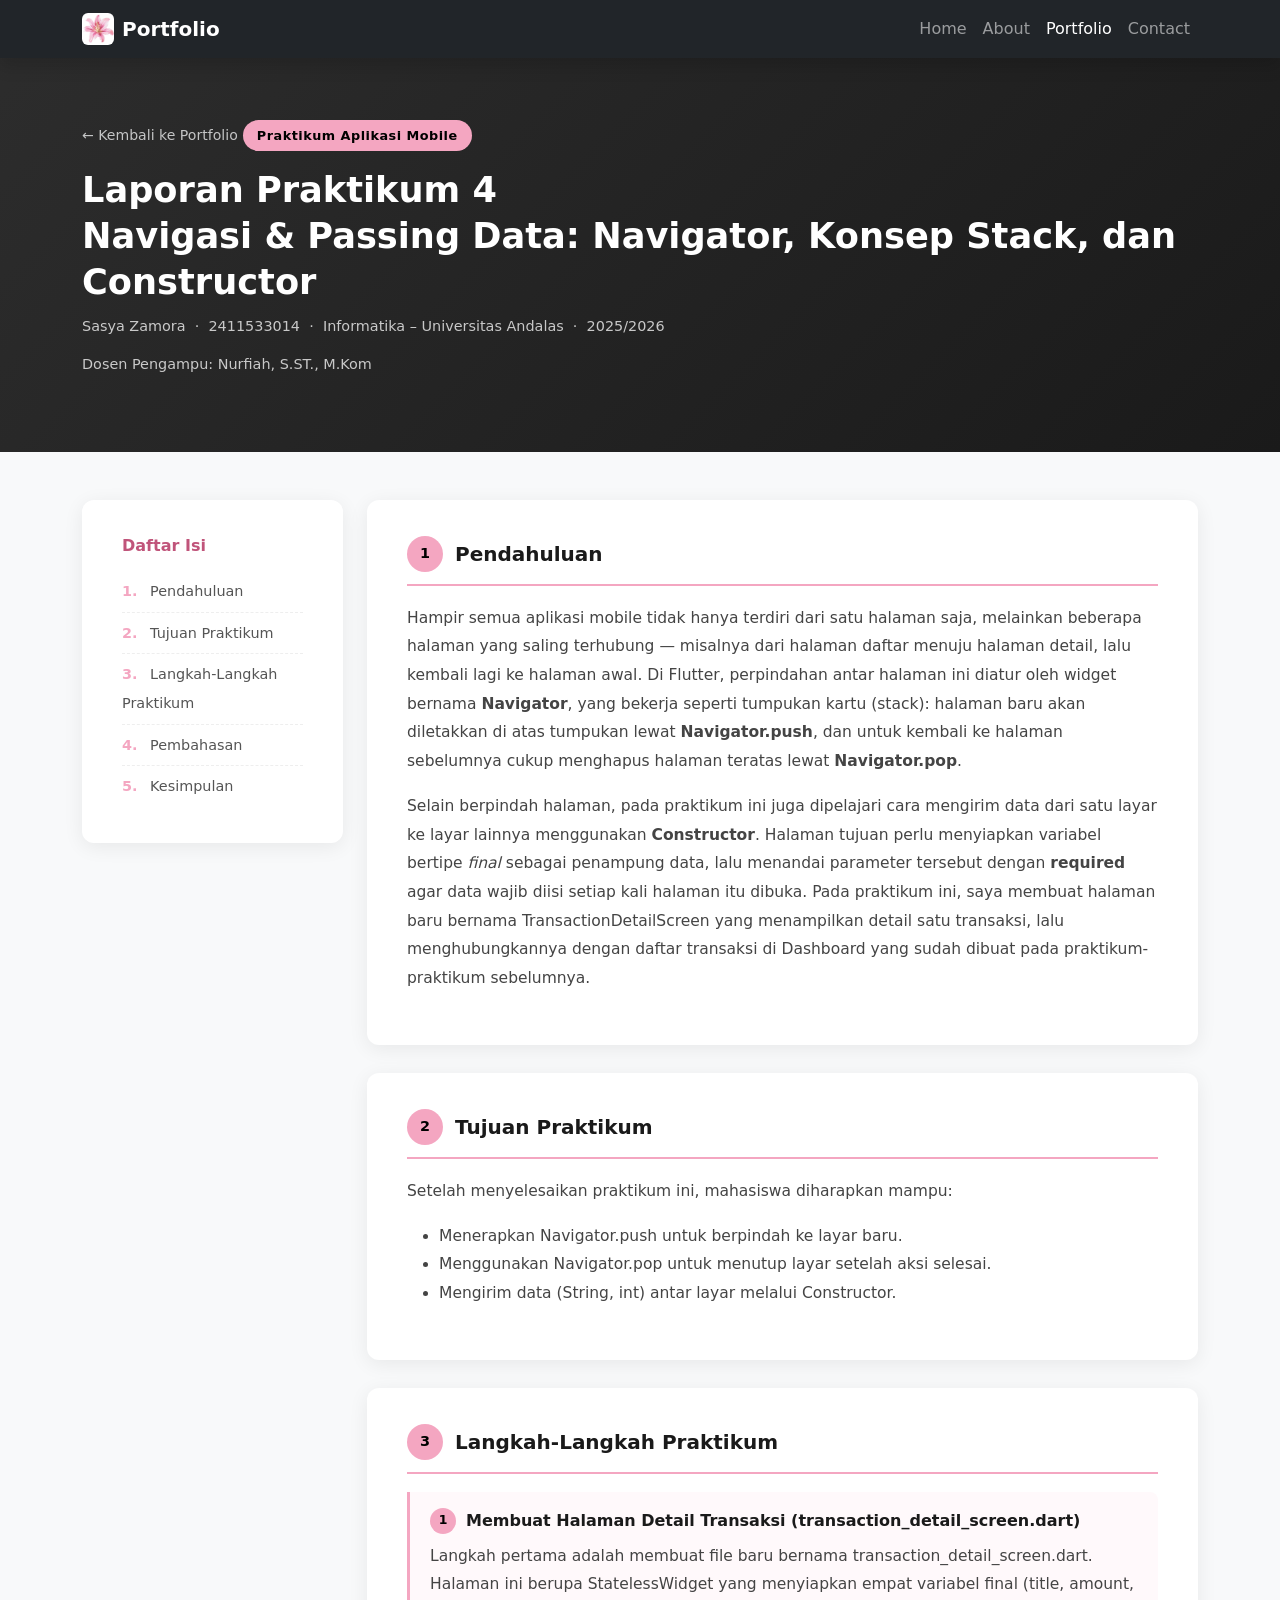
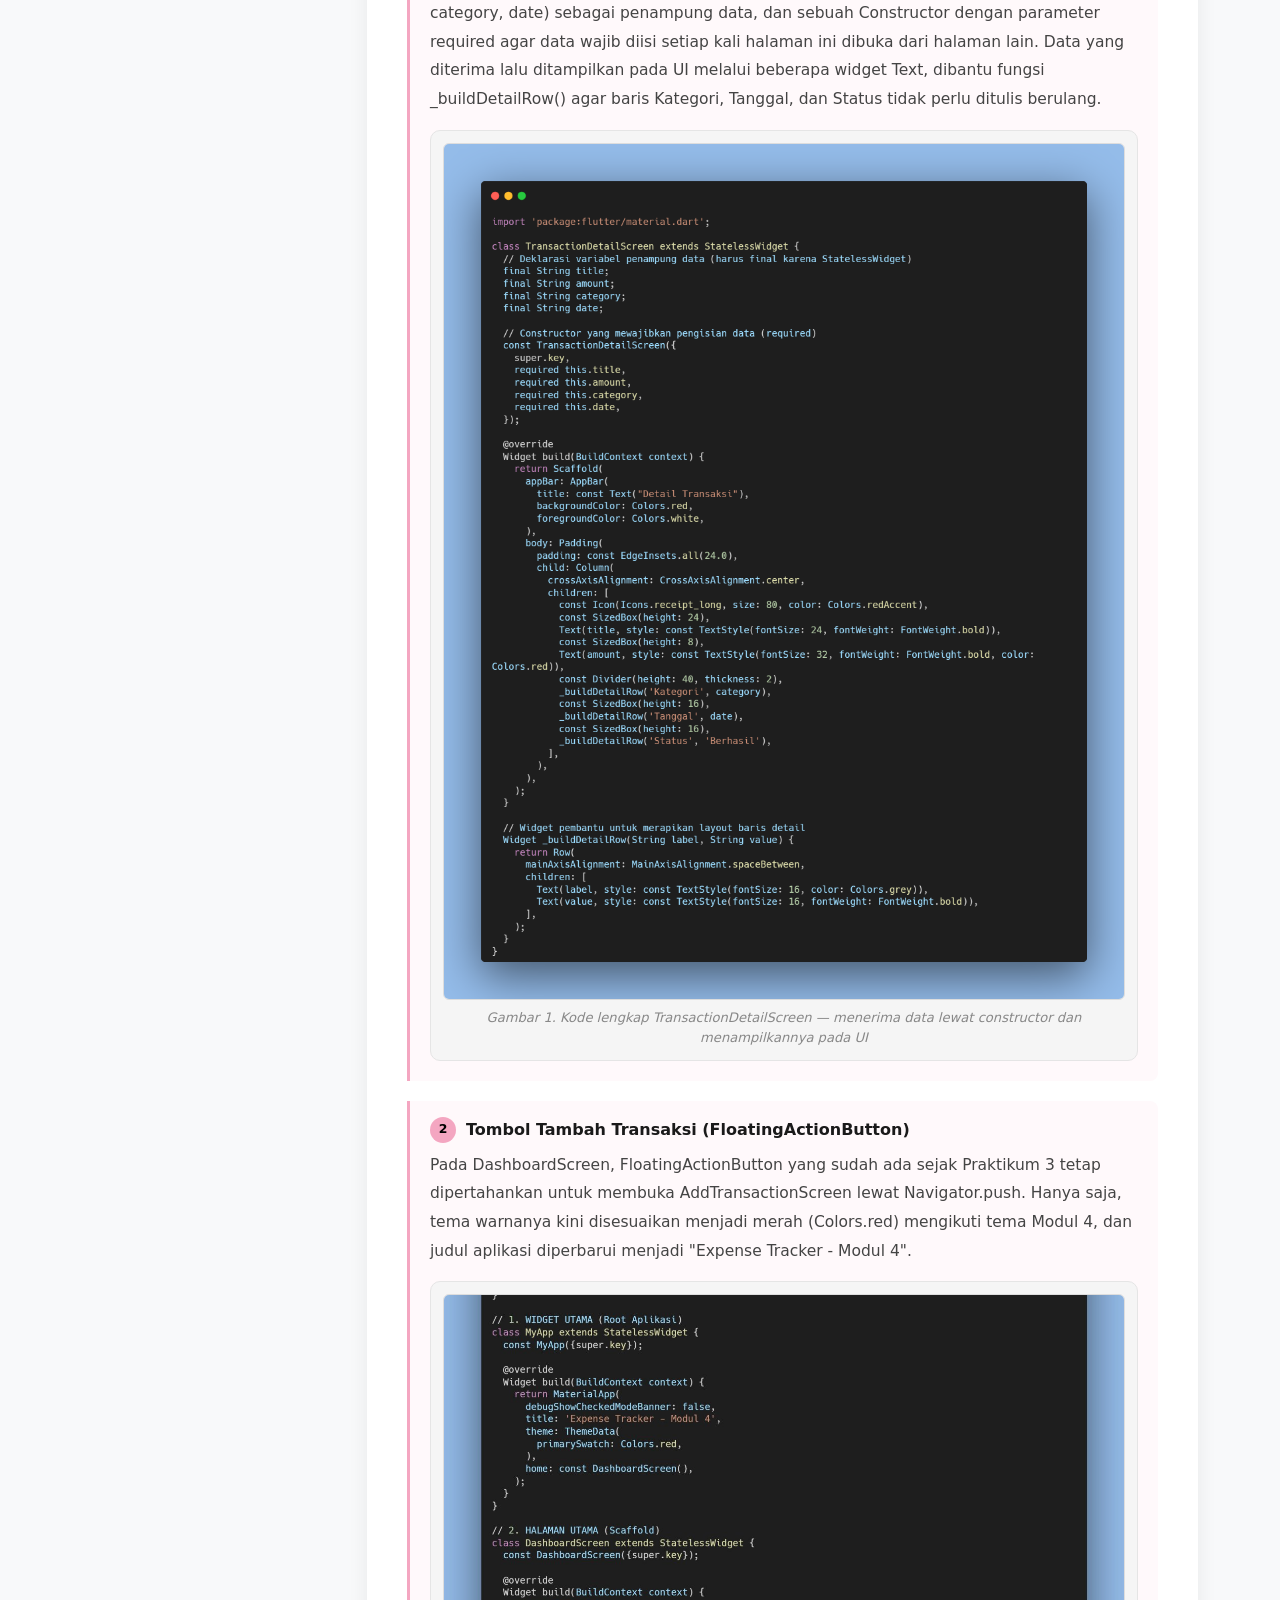
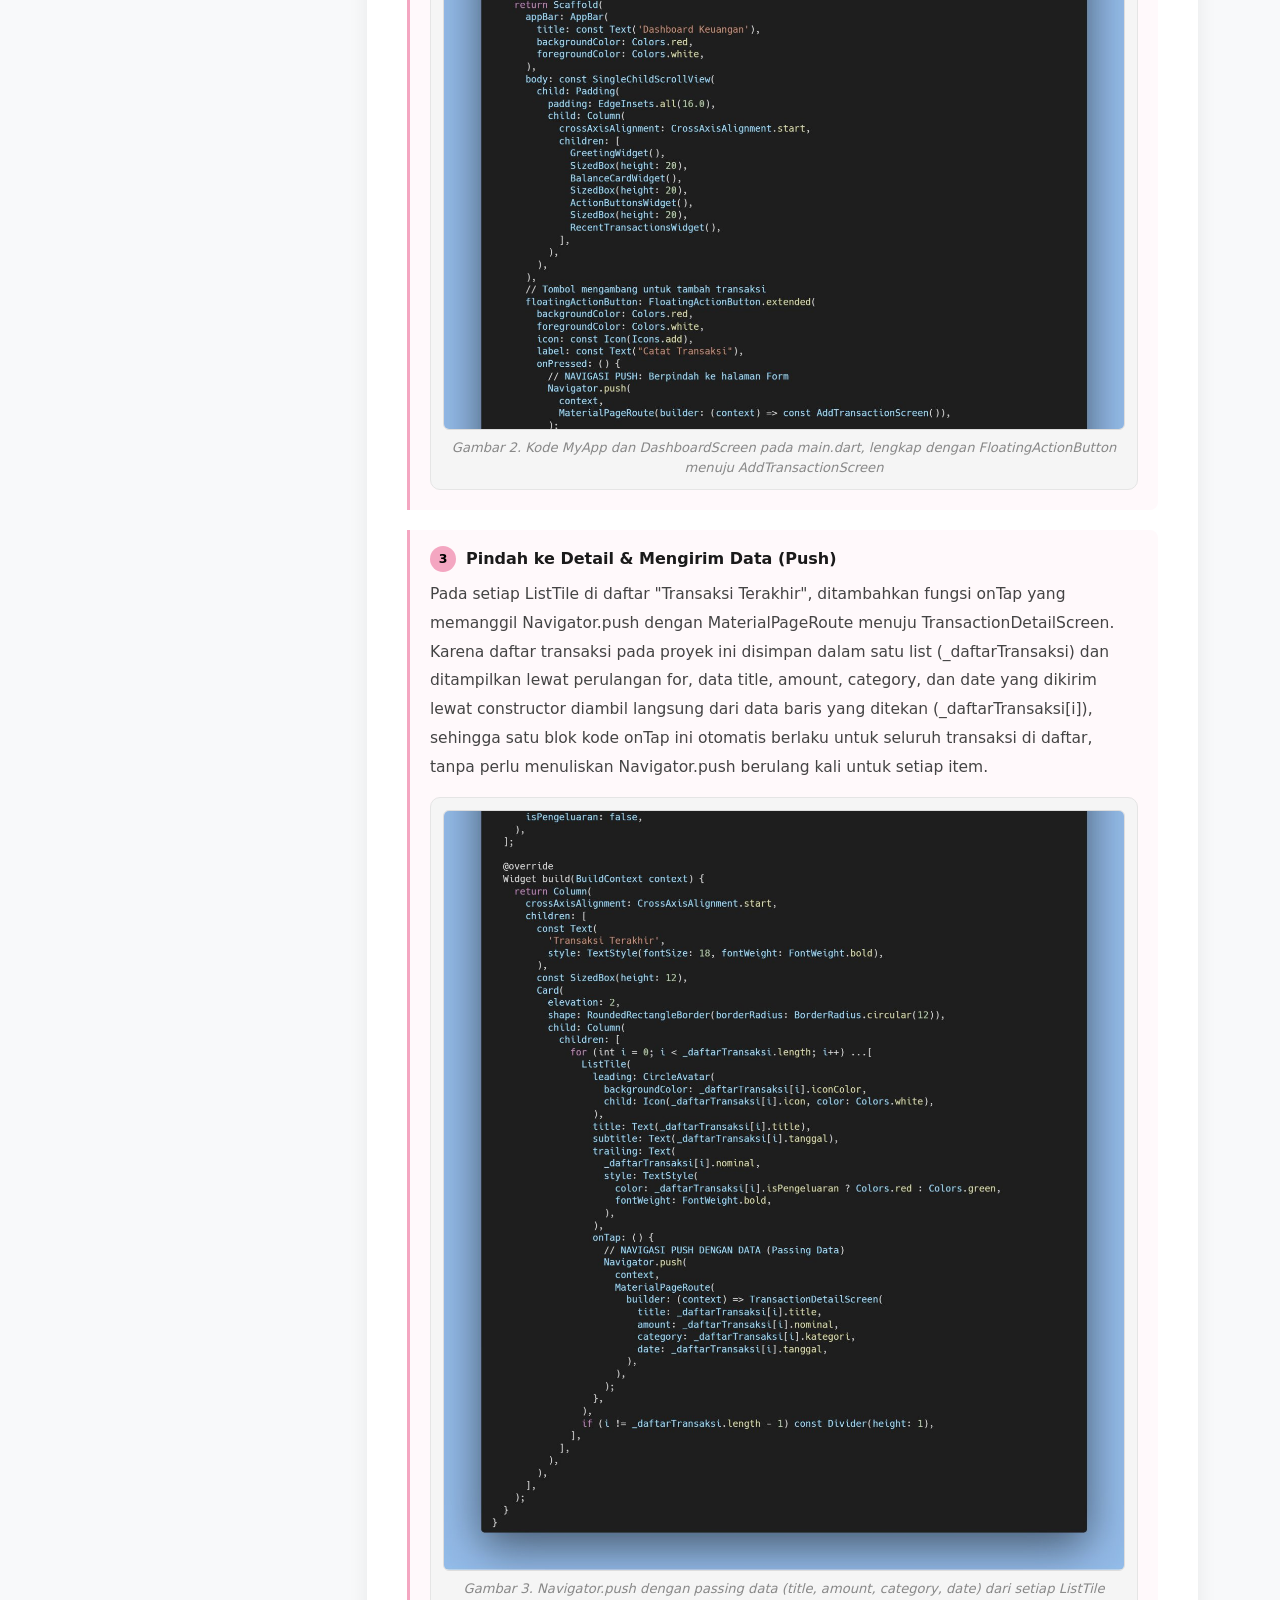
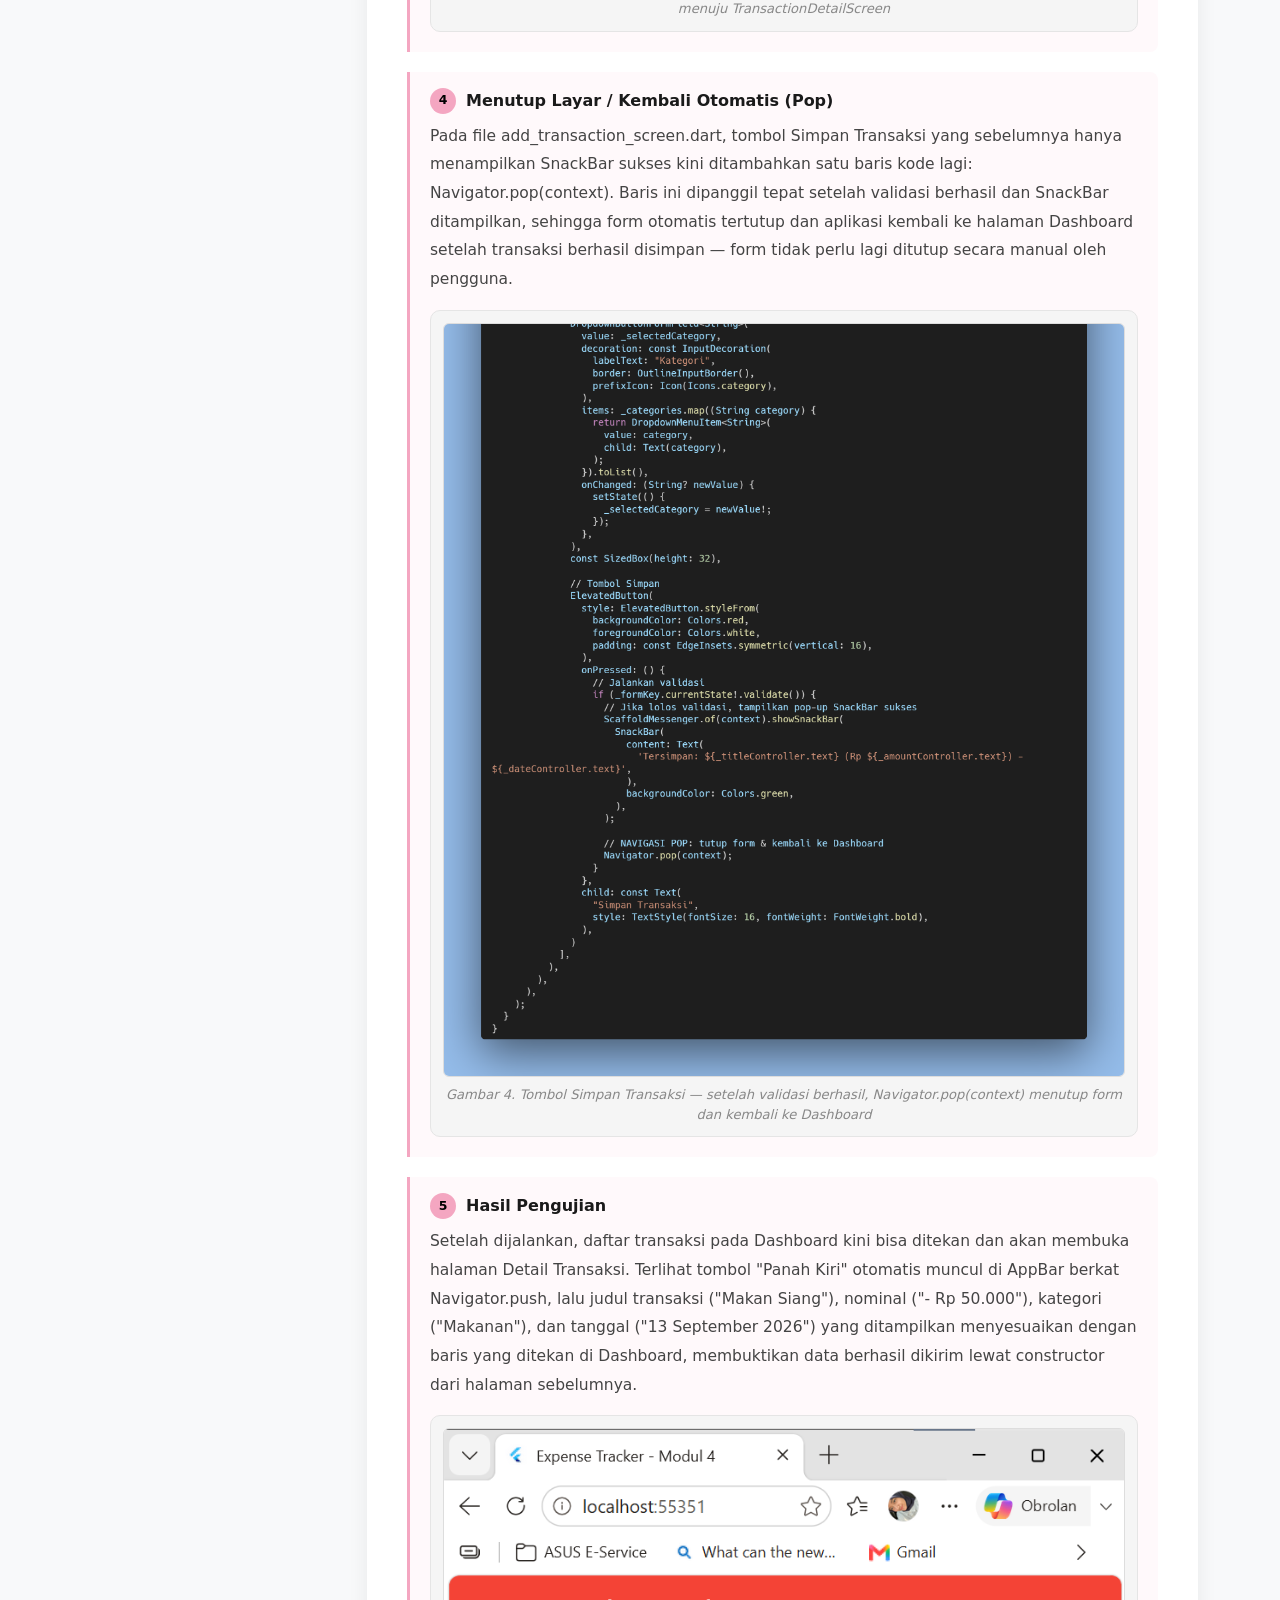
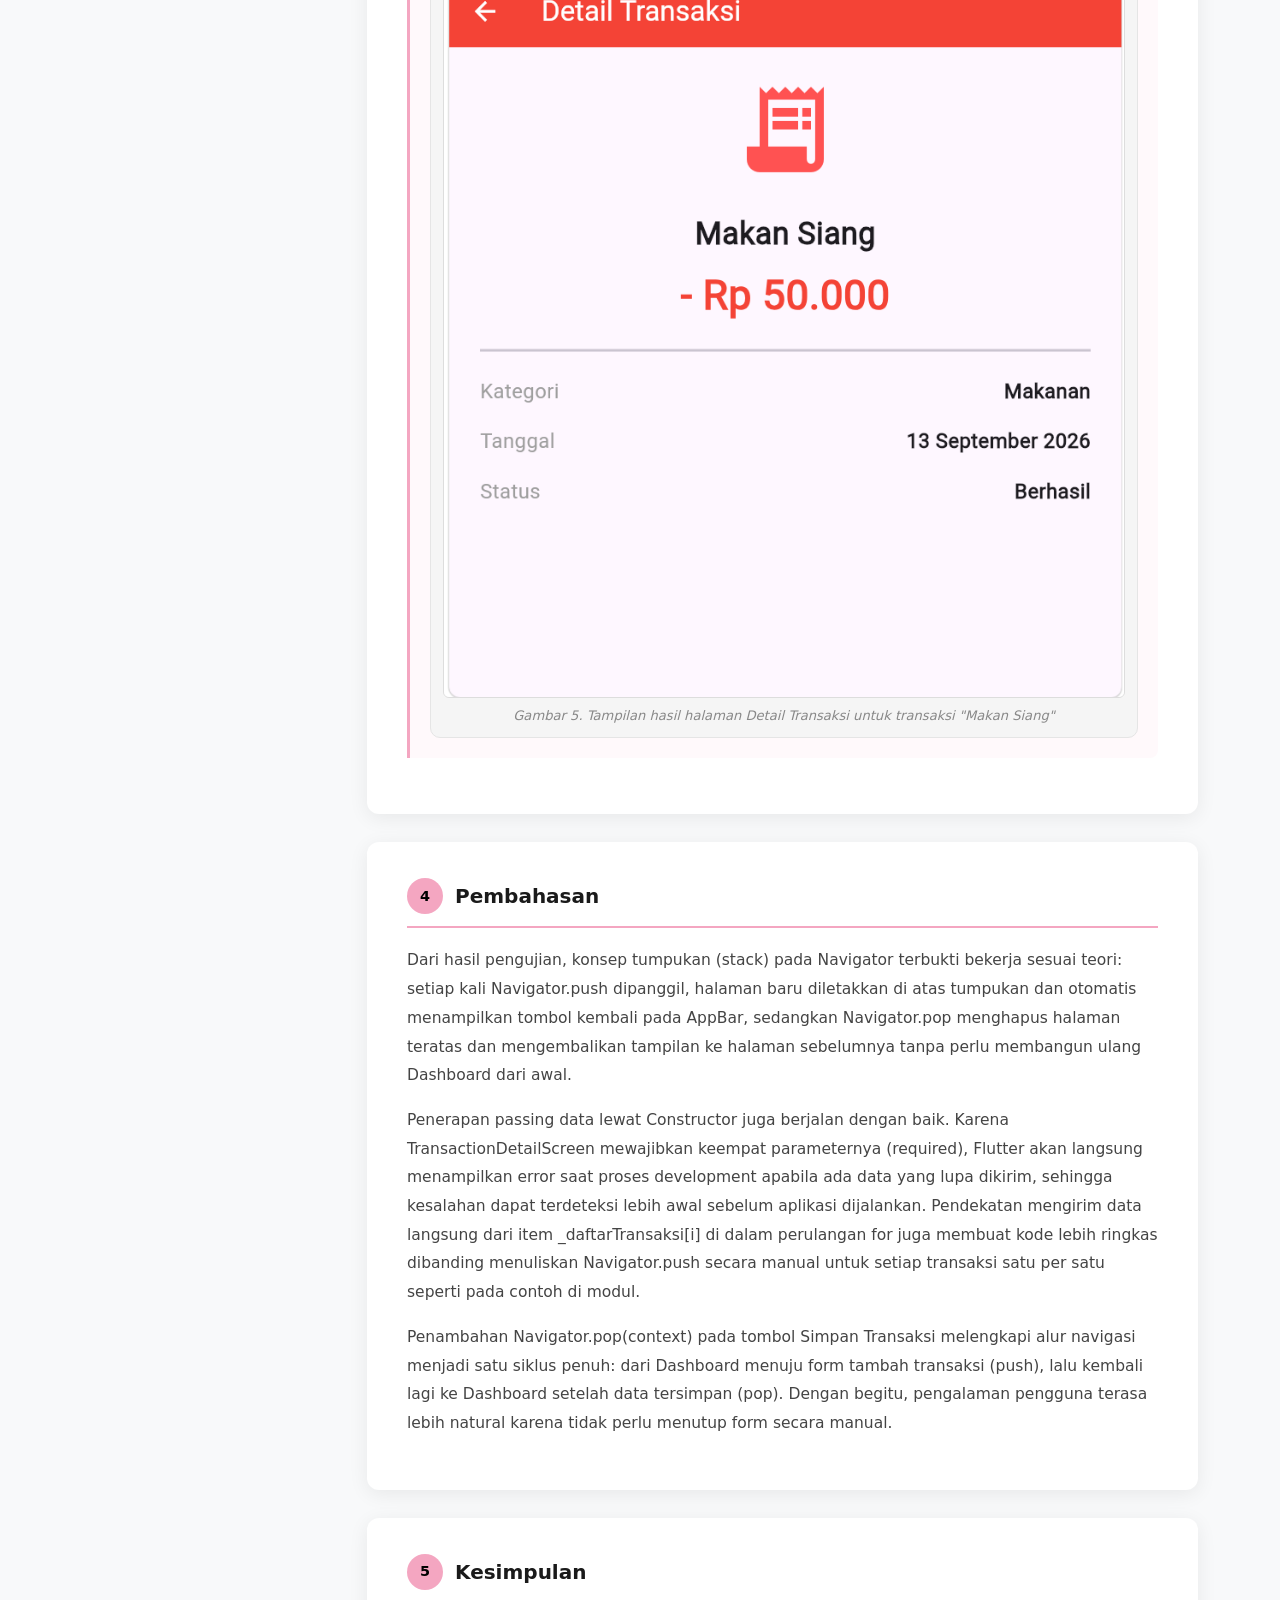
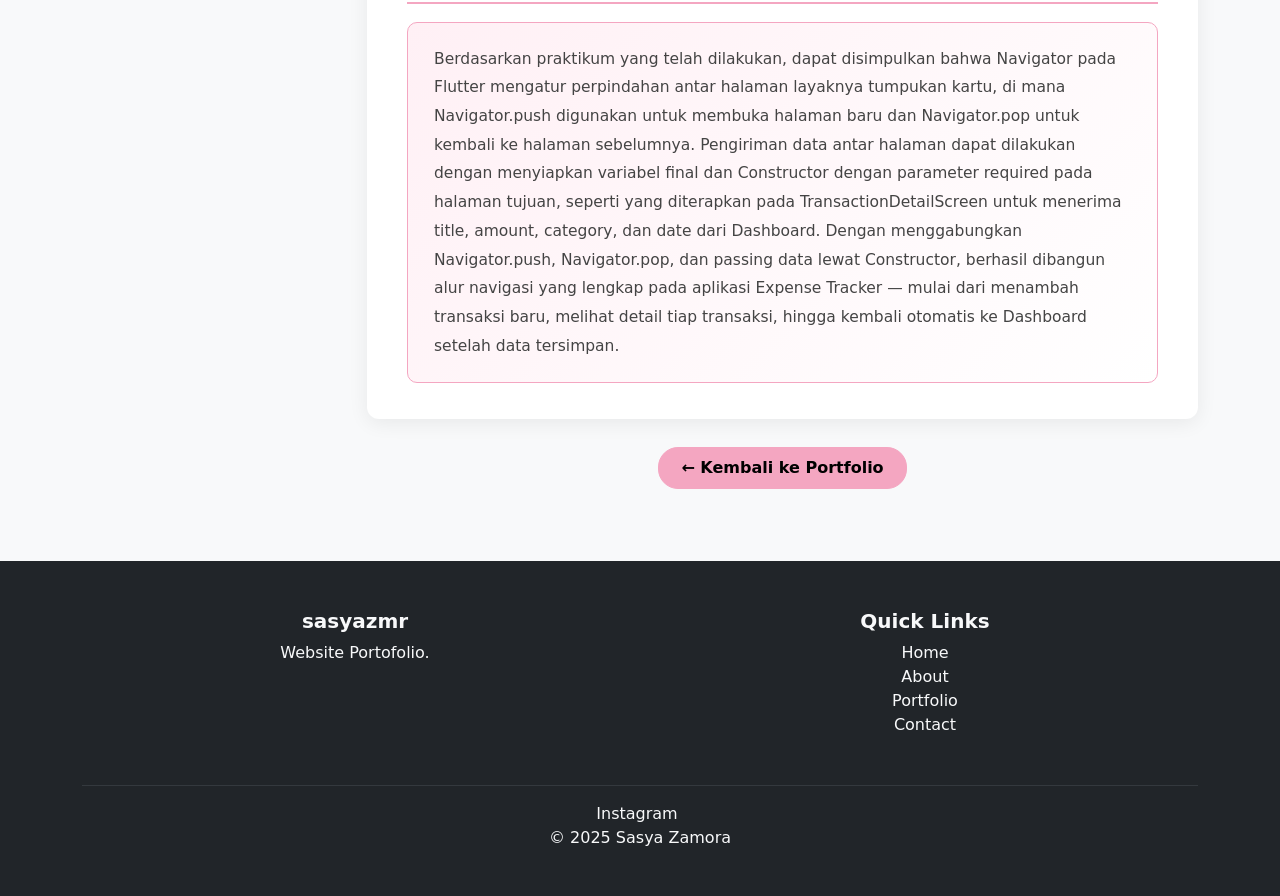
<file: laprak_4_aplikasi_mobile.html>
<!DOCTYPE html>
<html lang="id">
<head>
    <meta charset="UTF-8">
    <meta name="viewport" content="width=device-width, initial-scale=1.0">
    <title>Laporan Praktikum 4 - Portofolio</title>

    <link href="https://cdn.jsdelivr.net/npm/bootstrap@5.3.3/dist/css/bootstrap.min.css" rel="stylesheet">
    <link rel="stylesheet" href="style.css">

    <style>
        body {
            background-color: #f8f9fa;
        }

        .laprak-hero {
            background: linear-gradient(135deg, #2d2d2d 0%, #1a1a1a 100%);
            padding: 120px 0 60px;
            color: white;
        }

        .laprak-hero .badge-subject {
            background-color: #f4a6c1;
            color: #000;
            font-size: 0.8rem;
            font-weight: 600;
            padding: 6px 14px;
            border-radius: 20px;
            display: inline-block;
            margin-bottom: 16px;
            letter-spacing: 0.5px;
        }

        .laprak-hero h1 {
            font-weight: 800;
            font-size: 2.2rem;
            line-height: 1.3;
        }

        .laprak-hero .meta-info {
            opacity: 0.75;
            font-size: 0.9rem;
            margin-top: 12px;
        }

        .content-card {
            background: #fff;
            border-radius: 12px;
            padding: 36px 40px;
            box-shadow: 0 4px 20px rgba(0,0,0,0.07);
            margin-bottom: 28px;
        }

        .section-number {
            display: inline-flex;
            align-items: center;
            justify-content: center;
            width: 36px;
            height: 36px;
            background-color: #f4a6c1;
            color: #000;
            border-radius: 50%;
            font-weight: 700;
            font-size: 0.9rem;
            margin-right: 12px;
            flex-shrink: 0;
        }

        .section-heading {
            display: flex;
            align-items: center;
            font-size: 1.25rem;
            font-weight: 700;
            color: #1a1a1a;
            margin-bottom: 18px;
            padding-bottom: 12px;
            border-bottom: 2px solid #f4a6c1;
        }

        .sub-heading {
            font-size: 1rem;
            font-weight: 700;
            color: #333;
            margin: 20px 0 8px;
        }

        .content-card p,
        .content-card li {
            line-height: 1.85;
            color: #444;
            font-size: 0.97rem;
        }

        .step-box {
            border-left: 3px solid #f4a6c1;
            padding: 16px 20px;
            background: #fff9fb;
            border-radius: 0 8px 8px 0;
            margin-bottom: 20px;
        }

        .step-box .step-title {
            font-weight: 700;
            color: #1a1a1a;
            margin-bottom: 8px;
            display: flex;
            align-items: center;
            gap: 10px;
        }

        .step-number-badge {
            background: #f4a6c1;
            color: #000;
            width: 26px;
            height: 26px;
            border-radius: 50%;
            display: inline-flex;
            align-items: center;
            justify-content: center;
            font-size: 0.78rem;
            font-weight: 700;
            flex-shrink: 0;
        }

        .code-block {
            background: #1e1e2e;
            color: #cdd6f4;
            border-radius: 8px;
            padding: 14px 18px;
            font-family: 'Courier New', Courier, monospace;
            font-size: 0.875rem;
            line-height: 1.6;
            overflow-x: auto;
            margin: 10px 0 14px;
        }

        .code-block .cmd {
            color: #a6e3a1;
        }

        .code-block .comment {
            color: #6c7086;
        }

        figure.screenshot {
            background: #f5f5f5;
            border: 1px solid #e5e5e5;
            border-radius: 10px;
            padding: 12px;
            margin: 14px 0 4px;
            text-align: center;
        }

        figure.screenshot img {
            max-width: 100%;
            border-radius: 6px;
            border: 1px solid #ddd;
            display: block;
            margin: 0 auto;
        }

        figcaption {
            font-size: 0.82rem;
            color: #888;
            font-style: italic;
            margin-top: 8px;
            text-align: center;
        }

        .tag-pill {
            display: inline-block;
            background: #fff0f5;
            border: 1px solid #f4a6c1;
            color: #c0547a;
            border-radius: 20px;
            padding: 4px 12px;
            font-size: 0.82rem;
            font-weight: 500;
            margin: 3px 2px;
        }

        .conclusion-box {
            background: linear-gradient(135deg, #fff0f5, #fff);
            border: 1px solid #f4a6c1;
            border-radius: 10px;
            padding: 22px 26px;
        }

        .toc-list {
            list-style: none;
            padding: 0;
            margin: 0;
        }

        .toc-list li {
            padding: 6px 0;
            border-bottom: 1px dashed #eee;
        }

        .toc-list li:last-child {
            border-bottom: none;
        }

        .toc-list a {
            color: #555;
            text-decoration: none;
            font-size: 0.9rem;
            transition: color 0.2s;
        }

        .toc-list a:hover {
            color: #f4a6c1;
        }

        .toc-list .toc-num {
            color: #f4a6c1;
            font-weight: 700;
            margin-right: 8px;
        }

        .back-btn {
            background-color: #f4a6c1;
            border-color: #f4a6c1;
            color: #000;
            font-weight: 600;
            border-radius: 20px;
            padding: 8px 22px;
        }

        .back-btn:hover {
            background-color: #e68fb0;
            border-color: #e68fb0;
            color: #000;
        }

        @media (max-width: 768px) {
            .content-card {
                padding: 24px 20px;
            }
            .laprak-hero h1 {
                font-size: 1.6rem;
            }
        }
    </style>
</head>
<body>

<!-- NAVBAR -->
<nav class="navbar navbar-expand-lg navbar-dark bg-dark fixed-top shadow">
    <div class="container">
        <a class="navbar-brand d-flex align-items-center fw-semibold" href="index.html">
            <img src="images/logo.jpeg" alt="Logo" width="32" height="32" class="me-2 rounded">
            Portfolio
        </a>
        <button class="navbar-toggler" type="button" data-bs-toggle="collapse" data-bs-target="#navMenu">
            <span class="navbar-toggler-icon"></span>
        </button>
        <div class="collapse navbar-collapse" id="navMenu">
            <ul class="navbar-nav ms-auto mb-2 mb-lg-0">
                <li class="nav-item"><a class="nav-link fw-medium" href="index.html">Home</a></li>
                <li class="nav-item"><a class="nav-link fw-medium" href="about.html">About</a></li>
                <li class="nav-item"><a class="nav-link active fw-medium" href="portfolio.html">Portfolio</a></li>
                <li class="nav-item"><a class="nav-link fw-medium" href="contact.html">Contact</a></li>
            </ul>
        </div>
    </div>
</nav>

<!-- HERO -->
<div class="laprak-hero">
    <div class="container">
        <a href="portfolio.html" class="text-decoration-none text-light opacity-75 d-inline-flex align-items-center gap-2 mb-3" style="font-size:0.88rem;">
            ← Kembali ke Portfolio
        </a>
        <div class="badge-subject">Praktikum Aplikasi Mobile</div>
        <h1>Laporan Praktikum 4<br>Navigasi &amp; Passing Data: Navigator, Konsep Stack, dan Constructor</h1>
        <p class="meta-info">
            Sasya Zamora &nbsp;·&nbsp; 2411533014 &nbsp;·&nbsp; Informatika – Universitas Andalas &nbsp;·&nbsp; 2025/2026
        </p>
        <p class="meta-info">
            Dosen Pengampu: Nurfiah, S.ST., M.Kom
        </p>
    </div>
</div>

<!-- MAIN CONTENT -->
<div class="container py-5">
    <div class="row g-4">

        <!-- TABLE OF CONTENTS (sidebar) -->
        <div class="col-lg-3 d-none d-lg-block">
            <div class="content-card sticky-top" style="top: 90px;">
                <h6 class="fw-bold mb-3" style="color:#c0547a;">Daftar Isi</h6>
                <ul class="toc-list">
                    <li><a href="#pendahuluan"><span class="toc-num">1.</span> Pendahuluan</a></li>
                    <li><a href="#tujuan"><span class="toc-num">2.</span> Tujuan Praktikum</a></li>
                    <li><a href="#langkah"><span class="toc-num">3.</span> Langkah-Langkah Praktikum</a></li>
                    <li><a href="#pembahasan"><span class="toc-num">4.</span> Pembahasan</a></li>
                    <li><a href="#kesimpulan"><span class="toc-num">5.</span> Kesimpulan</a></li>
                </ul>
            </div>
        </div>

        <!-- CONTENT -->
        <div class="col-lg-9">

            <!-- 1. PENDAHULUAN -->
            <div class="content-card" id="pendahuluan">
                <div class="section-heading">
                    <span class="section-number">1</span> Pendahuluan
                </div>
                <p>
                    Hampir semua aplikasi mobile tidak hanya terdiri dari satu halaman saja,
                    melainkan beberapa halaman yang saling terhubung — misalnya dari halaman
                    daftar menuju halaman detail, lalu kembali lagi ke halaman awal. Di Flutter,
                    perpindahan antar halaman ini diatur oleh widget bernama <strong>Navigator</strong>,
                    yang bekerja seperti tumpukan kartu (stack): halaman baru akan diletakkan di
                    atas tumpukan lewat <strong>Navigator.push</strong>, dan untuk kembali ke halaman
                    sebelumnya cukup menghapus halaman teratas lewat <strong>Navigator.pop</strong>.
                </p>
                <p>
                    Selain berpindah halaman, pada praktikum ini juga dipelajari cara mengirim
                    data dari satu layar ke layar lainnya menggunakan <strong>Constructor</strong>.
                    Halaman tujuan perlu menyiapkan variabel bertipe <em>final</em> sebagai
                    penampung data, lalu menandai parameter tersebut dengan <strong>required</strong>
                    agar data wajib diisi setiap kali halaman itu dibuka. Pada praktikum ini,
                    saya membuat halaman baru bernama TransactionDetailScreen yang menampilkan
                    detail satu transaksi, lalu menghubungkannya dengan daftar transaksi di
                    Dashboard yang sudah dibuat pada praktikum-praktikum sebelumnya.
                </p>
            </div>

            <!-- 2. TUJUAN -->
            <div class="content-card" id="tujuan">
                <div class="section-heading">
                    <span class="section-number">2</span> Tujuan Praktikum
                </div>
                <p>Setelah menyelesaikan praktikum ini, mahasiswa diharapkan mampu:</p>
                <ul>
                    <li>Menerapkan Navigator.push untuk berpindah ke layar baru.</li>
                    <li>Menggunakan Navigator.pop untuk menutup layar setelah aksi selesai.</li>
                    <li>Mengirim data (String, int) antar layar melalui Constructor.</li>
                </ul>
            </div>

            <!-- 3. LANGKAH-LANGKAH -->
            <div class="content-card" id="langkah">
                <div class="section-heading">
                    <span class="section-number">3</span> Langkah-Langkah Praktikum
                </div>

                <!-- STEP 1 -->
                <div class="step-box">
                    <div class="step-title">
                        <span class="step-number-badge">1</span>
                        Membuat Halaman Detail Transaksi (transaction_detail_screen.dart)
                    </div>
                    <p>
                        Langkah pertama adalah membuat file baru bernama
                        transaction_detail_screen.dart. Halaman ini berupa StatelessWidget yang
                        menyiapkan empat variabel final (title, amount, category, date) sebagai
                        penampung data, dan sebuah Constructor dengan parameter required agar
                        data wajib diisi setiap kali halaman ini dibuka dari halaman lain. Data
                        yang diterima lalu ditampilkan pada UI melalui beberapa widget Text,
                        dibantu fungsi _buildDetailRow() agar baris Kategori, Tanggal, dan Status
                        tidak perlu ditulis berulang.
                    </p>

                    <figure class="screenshot">
                        <img src="./images/laprak41.png" alt="Gambar 1. Kode TransactionDetailScreen">
                        <figcaption>Gambar 1. Kode lengkap TransactionDetailScreen — menerima data lewat constructor dan menampilkannya pada UI</figcaption>
                    </figure>
                </div>

                <!-- STEP 2 -->
                <div class="step-box">
                    <div class="step-title">
                        <span class="step-number-badge">2</span>
                        Tombol Tambah Transaksi (FloatingActionButton)
                    </div>
                    <p>
                        Pada DashboardScreen, FloatingActionButton yang sudah ada sejak
                        Praktikum 3 tetap dipertahankan untuk membuka AddTransactionScreen lewat
                        Navigator.push. Hanya saja, tema warnanya kini disesuaikan menjadi merah
                        (Colors.red) mengikuti tema Modul 4, dan judul aplikasi diperbarui menjadi
                        "Expense Tracker - Modul 4".
                    </p>

                    <figure class="screenshot">
                        <img src="./images/laprak42.png" alt="Gambar 2. Kode MyApp dan DashboardScreen dengan FloatingActionButton">
                        <figcaption>Gambar 2. Kode MyApp dan DashboardScreen pada main.dart, lengkap dengan FloatingActionButton menuju AddTransactionScreen</figcaption>
                    </figure>
                </div>

                <!-- STEP 3 -->
                <div class="step-box">
                    <div class="step-title">
                        <span class="step-number-badge">3</span>
                        Pindah ke Detail &amp; Mengirim Data (Push)
                    </div>
                    <p>
                        Pada setiap ListTile di daftar "Transaksi Terakhir", ditambahkan fungsi
                        onTap yang memanggil Navigator.push dengan MaterialPageRoute menuju
                        TransactionDetailScreen. Karena daftar transaksi pada proyek ini disimpan
                        dalam satu list (_daftarTransaksi) dan ditampilkan lewat perulangan for,
                        data title, amount, category, dan date yang dikirim lewat constructor
                        diambil langsung dari data baris yang ditekan (_daftarTransaksi[i]),
                        sehingga satu blok kode onTap ini otomatis berlaku untuk seluruh transaksi
                        di daftar, tanpa perlu menuliskan Navigator.push berulang kali untuk
                        setiap item.
                    </p>

                    <figure class="screenshot">
                        <img src="./images/laprak43.png" alt="Gambar 3. Kode Navigator.push dengan passing data pada RecentTransactionsWidget">
                        <figcaption>Gambar 3. Navigator.push dengan passing data (title, amount, category, date) dari setiap ListTile menuju TransactionDetailScreen</figcaption>
                    </figure>
                </div>

                <!-- STEP 4 -->
                <div class="step-box">
                    <div class="step-title">
                        <span class="step-number-badge">4</span>
                        Menutup Layar / Kembali Otomatis (Pop)
                    </div>
                    <p>
                        Pada file add_transaction_screen.dart, tombol Simpan Transaksi yang
                        sebelumnya hanya menampilkan SnackBar sukses kini ditambahkan satu baris
                        kode lagi: Navigator.pop(context). Baris ini dipanggil tepat setelah
                        validasi berhasil dan SnackBar ditampilkan, sehingga form otomatis
                        tertutup dan aplikasi kembali ke halaman Dashboard setelah transaksi
                        berhasil disimpan — form tidak perlu lagi ditutup secara manual oleh
                        pengguna.
                    </p>

                    <figure class="screenshot">
                        <img src="./images/laprak44.png" alt="Gambar 4. Kode tombol Simpan Transaksi dengan Navigator.pop">
                        <figcaption>Gambar 4. Tombol Simpan Transaksi — setelah validasi berhasil, Navigator.pop(context) menutup form dan kembali ke Dashboard</figcaption>
                    </figure>
                </div>

                <!-- STEP 5 -->
                <div class="step-box">
                    <div class="step-title">
                        <span class="step-number-badge">5</span>
                        Hasil Pengujian
                    </div>
                    <p>
                        Setelah dijalankan, daftar transaksi pada Dashboard kini bisa ditekan dan
                        akan membuka halaman Detail Transaksi. Terlihat tombol "Panah Kiri"
                        otomatis muncul di AppBar berkat Navigator.push, lalu judul transaksi
                        ("Makan Siang"), nominal ("- Rp 50.000"), kategori ("Makanan"), dan
                        tanggal ("13 September 2026") yang ditampilkan menyesuaikan dengan baris
                        yang ditekan di Dashboard, membuktikan data berhasil dikirim lewat
                        constructor dari halaman sebelumnya.
                    </p>

                    <figure class="screenshot">
                        <img src="./images/laprak45.png" alt="Gambar 5. Hasil halaman Detail Transaksi">
                        <figcaption>Gambar 5. Tampilan hasil halaman Detail Transaksi untuk transaksi "Makan Siang"</figcaption>
                    </figure>
                </div>

            </div>

            <!-- 4. PEMBAHASAN -->
            <div class="content-card" id="pembahasan">
                <div class="section-heading">
                    <span class="section-number">4</span> Pembahasan
                </div>
                <p>
                    Dari hasil pengujian, konsep tumpukan (stack) pada Navigator terbukti
                    bekerja sesuai teori: setiap kali Navigator.push dipanggil, halaman baru
                    diletakkan di atas tumpukan dan otomatis menampilkan tombol kembali pada
                    AppBar, sedangkan Navigator.pop menghapus halaman teratas dan mengembalikan
                    tampilan ke halaman sebelumnya tanpa perlu membangun ulang Dashboard dari
                    awal.
                </p>
                <p>
                    Penerapan passing data lewat Constructor juga berjalan dengan baik.
                    Karena TransactionDetailScreen mewajibkan keempat parameternya
                    (required), Flutter akan langsung menampilkan error saat proses development
                    apabila ada data yang lupa dikirim, sehingga kesalahan dapat terdeteksi
                    lebih awal sebelum aplikasi dijalankan. Pendekatan mengirim data langsung
                    dari item _daftarTransaksi[i] di dalam perulangan for juga membuat kode
                    lebih ringkas dibanding menuliskan Navigator.push secara manual untuk setiap
                    transaksi satu per satu seperti pada contoh di modul.
                </p>
                <p>
                    Penambahan Navigator.pop(context) pada tombol Simpan Transaksi melengkapi
                    alur navigasi menjadi satu siklus penuh: dari Dashboard menuju form tambah
                    transaksi (push), lalu kembali lagi ke Dashboard setelah data tersimpan
                    (pop). Dengan begitu, pengalaman pengguna terasa lebih natural karena tidak
                    perlu menutup form secara manual.
                </p>
            </div>

            <!-- 5. KESIMPULAN -->
            <div class="content-card" id="kesimpulan">
                <div class="section-heading">
                    <span class="section-number">5</span> Kesimpulan
                </div>
                <div class="conclusion-box">
                    <p class="mb-0">
                        Berdasarkan praktikum yang telah dilakukan, dapat disimpulkan bahwa
                        Navigator pada Flutter mengatur perpindahan antar halaman layaknya
                        tumpukan kartu, di mana Navigator.push digunakan untuk membuka halaman
                        baru dan Navigator.pop untuk kembali ke halaman sebelumnya. Pengiriman
                        data antar halaman dapat dilakukan dengan menyiapkan variabel final dan
                        Constructor dengan parameter required pada halaman tujuan, seperti yang
                        diterapkan pada TransactionDetailScreen untuk menerima title, amount,
                        category, dan date dari Dashboard. Dengan menggabungkan Navigator.push,
                        Navigator.pop, dan passing data lewat Constructor, berhasil dibangun alur
                        navigasi yang lengkap pada aplikasi Expense Tracker — mulai dari menambah
                        transaksi baru, melihat detail tiap transaksi, hingga kembali otomatis ke
                        Dashboard setelah data tersimpan.
                    </p>
                </div>
            </div>

            <!-- BACK BUTTON -->
            <div class="text-center mt-2 mb-4">
                <a href="portfolio.html" class="btn back-btn">← Kembali ke Portfolio</a>
            </div>

        </div><!-- end col -->
    </div><!-- end row -->
</div><!-- end container -->

<!-- FOOTER -->
<footer class="bg-dark text-light pt-5">
    <div class="container">
        <div class="row">
            <div class="col-md-6 mb-3">
                <h5 class="fw-bold">sasyazmr</h5>
                <p>Website Portofolio.</p>
            </div>
            <div class="col-md-6 mb-3">
                <h5 class="fw-bold">Quick Links</h5>
                <ul class="list-unstyled">
                    <li><a href="index.html" class="text-light text-decoration-none">Home</a></li>
                    <li><a href="about.html" class="text-light text-decoration-none">About</a></li>
                    <li><a href="portfolio.html" class="text-light text-decoration-none">Portfolio</a></li>
                    <li><a href="contact.html" class="text-light text-decoration-none">Contact</a></li>
                </ul>
            </div>
        </div>
        <hr class="border-secondary">
        <div class="text-center pb-3">
            <a href="https://www.instagram.com/sasyaaazmr/" class="text-light text-decoration-none me-3">Instagram</a>
            <p class="mb-0">&copy; 2025 Sasya Zamora</p>
        </div>
    </div>
</footer>

<script src="https://cdn.jsdelivr.net/npm/bootstrap@5.3.3/dist/js/bootstrap.bundle.min.js"></script>

<!-- Smooth scroll for TOC -->
<script>
    document.querySelectorAll('.toc-list a').forEach(link => {
        link.addEventListener('click', function(e) {
            e.preventDefault();
            const target = document.querySelector(this.getAttribute('href'));
            if (target) {
                window.scrollTo({ top: target.offsetTop - 85, behavior: 'smooth' });
            }
        });
    });
</script>

</body>
</html>
</file>
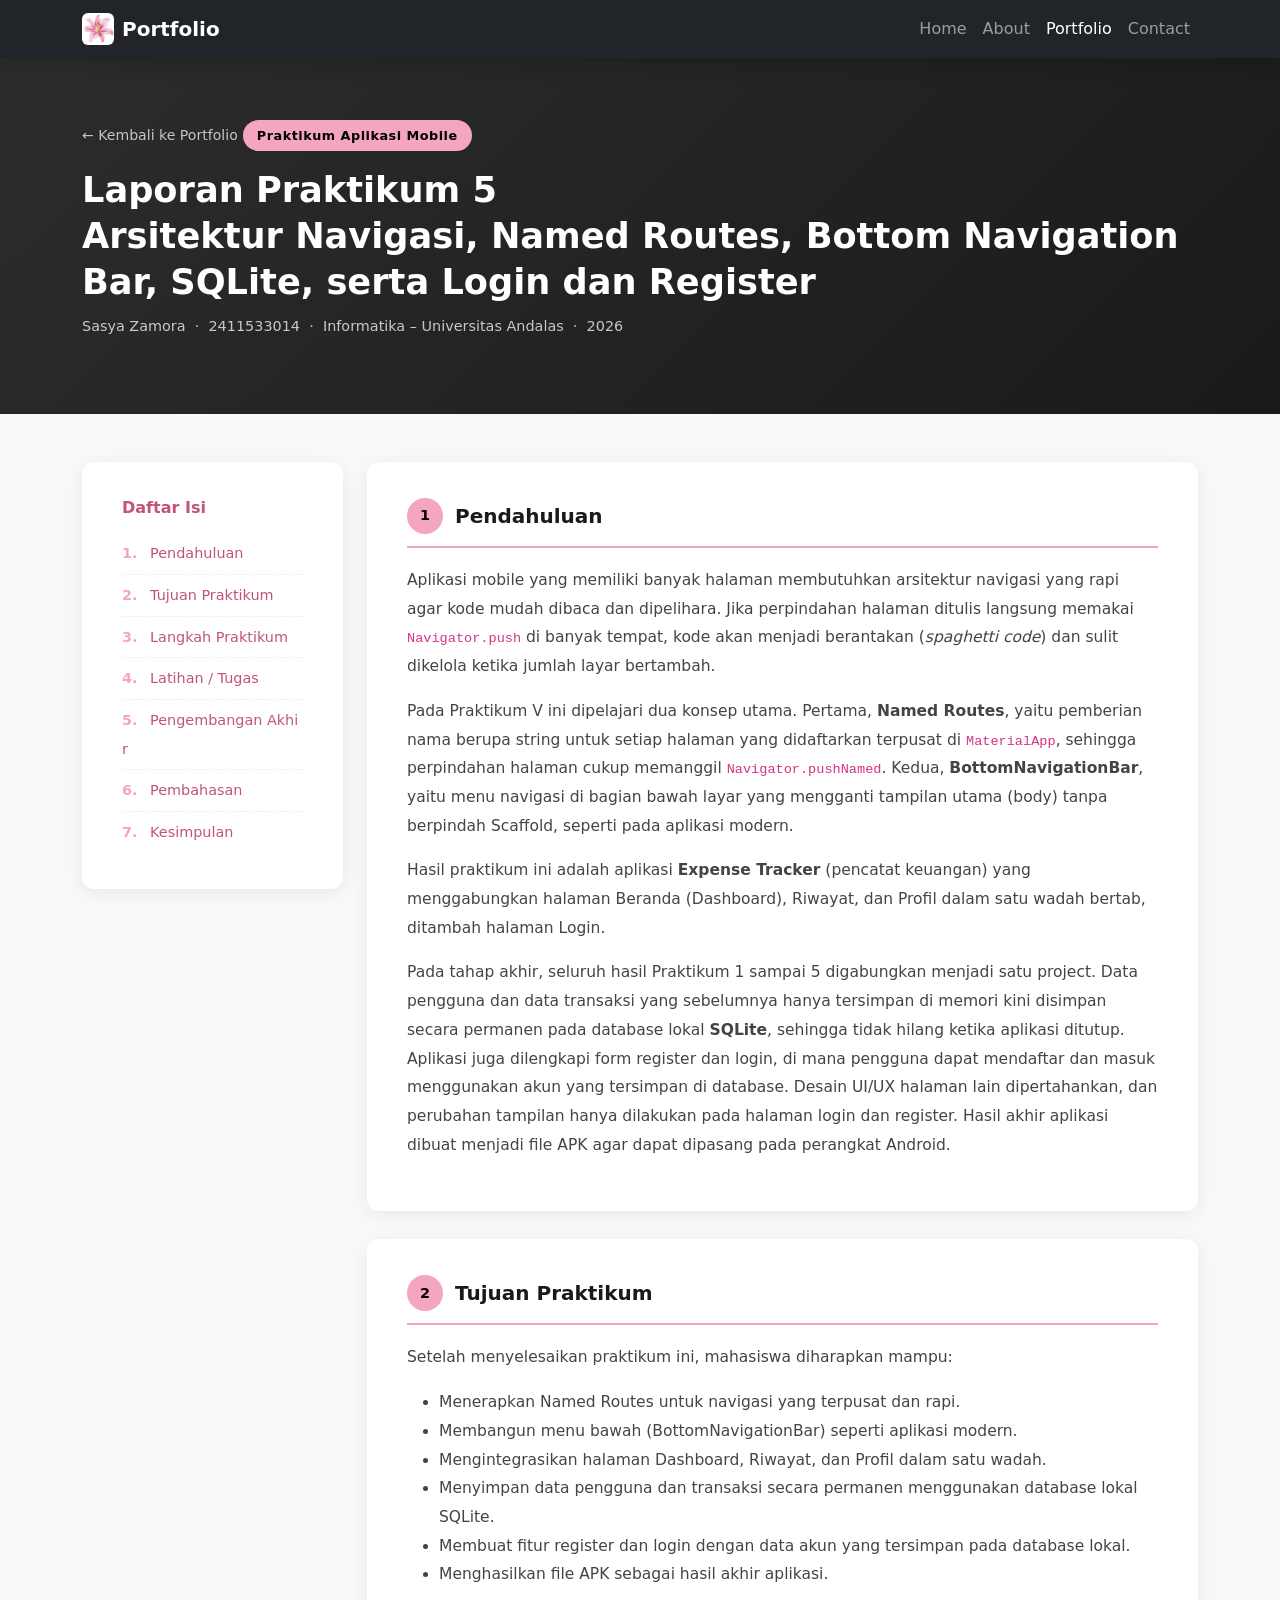
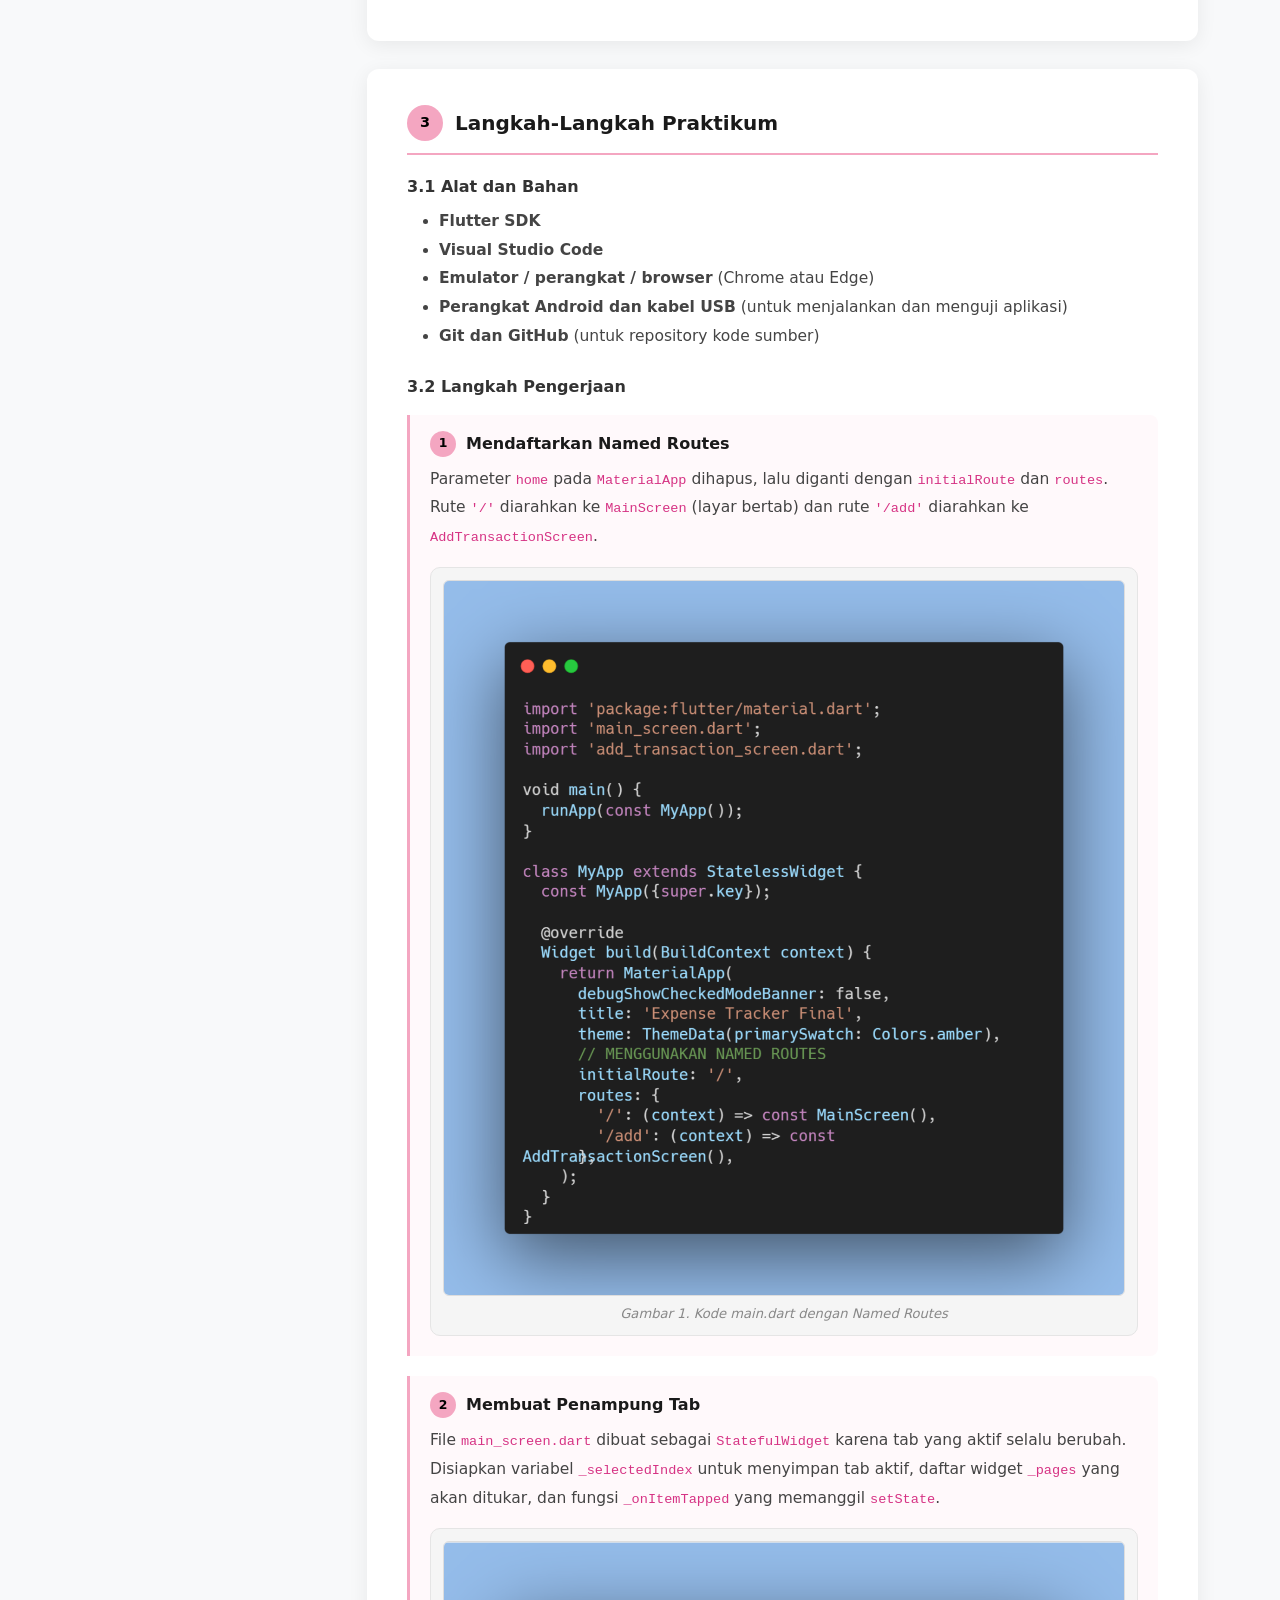
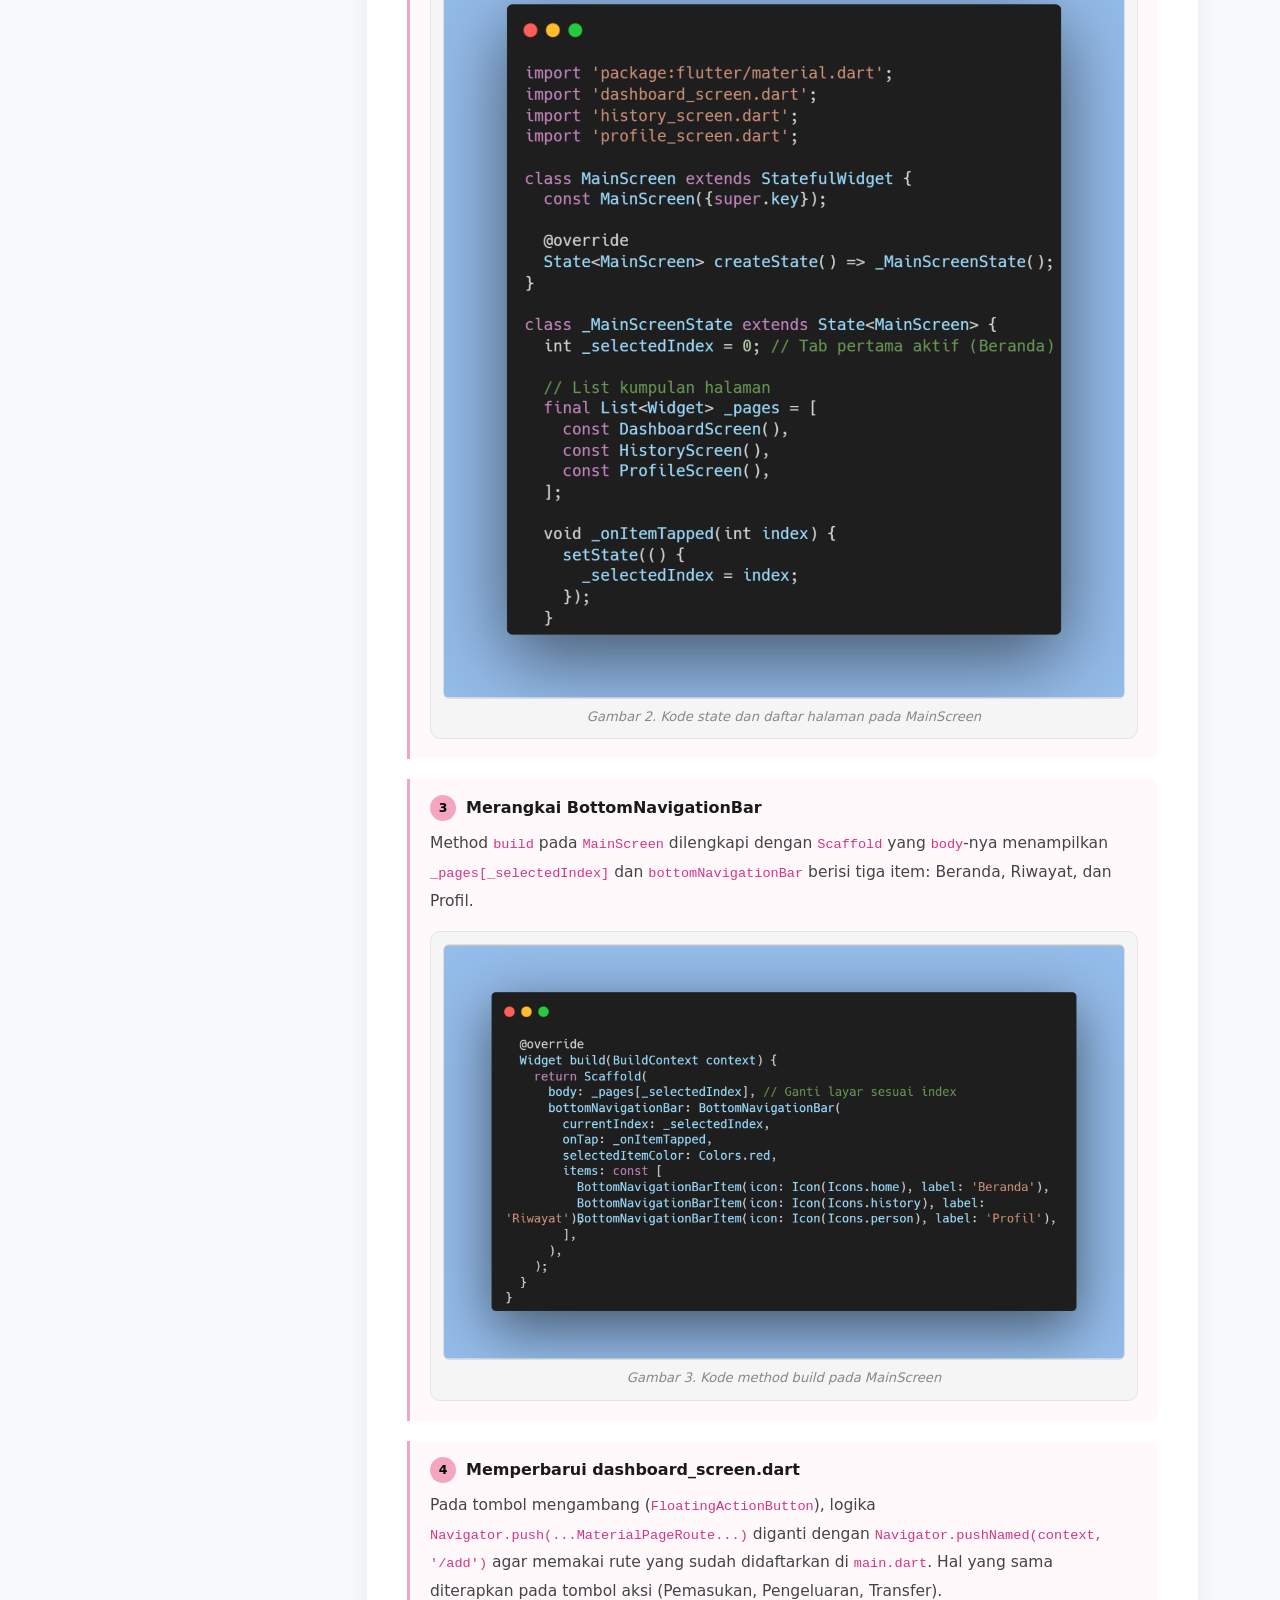
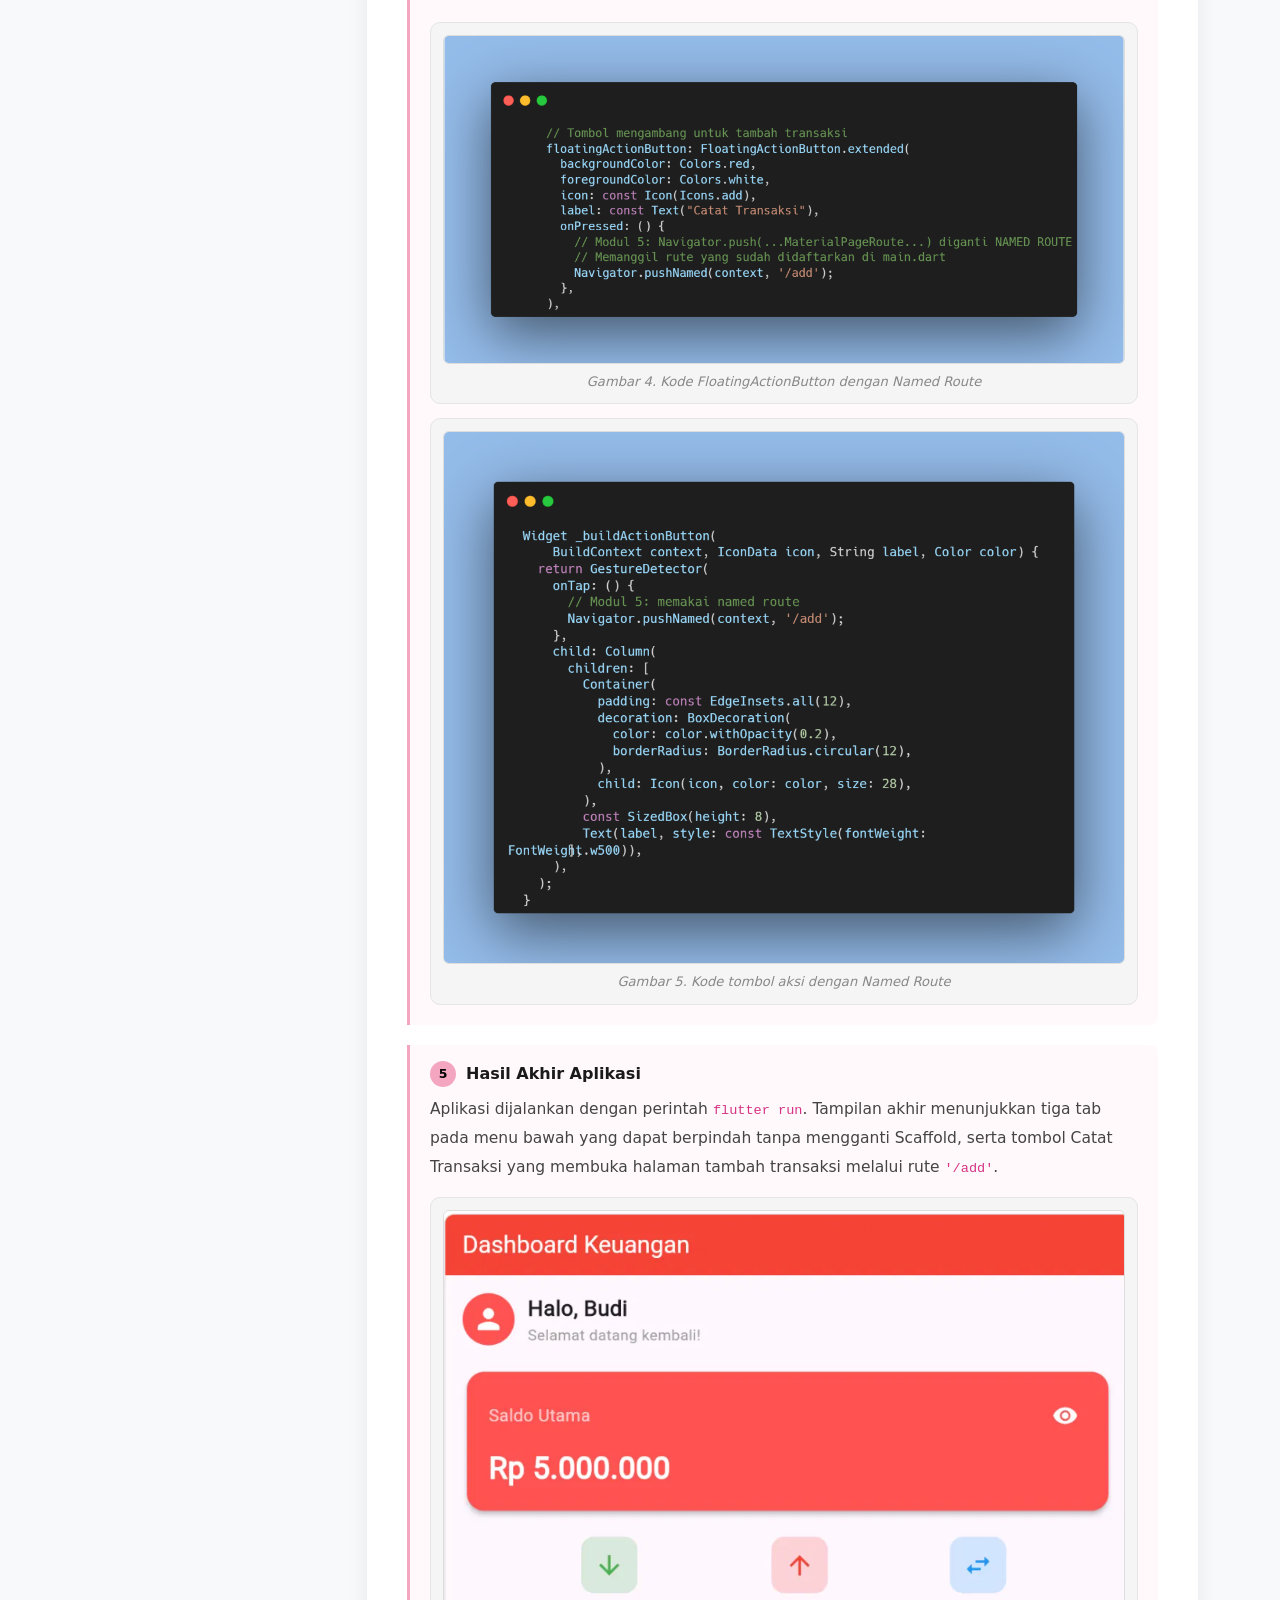
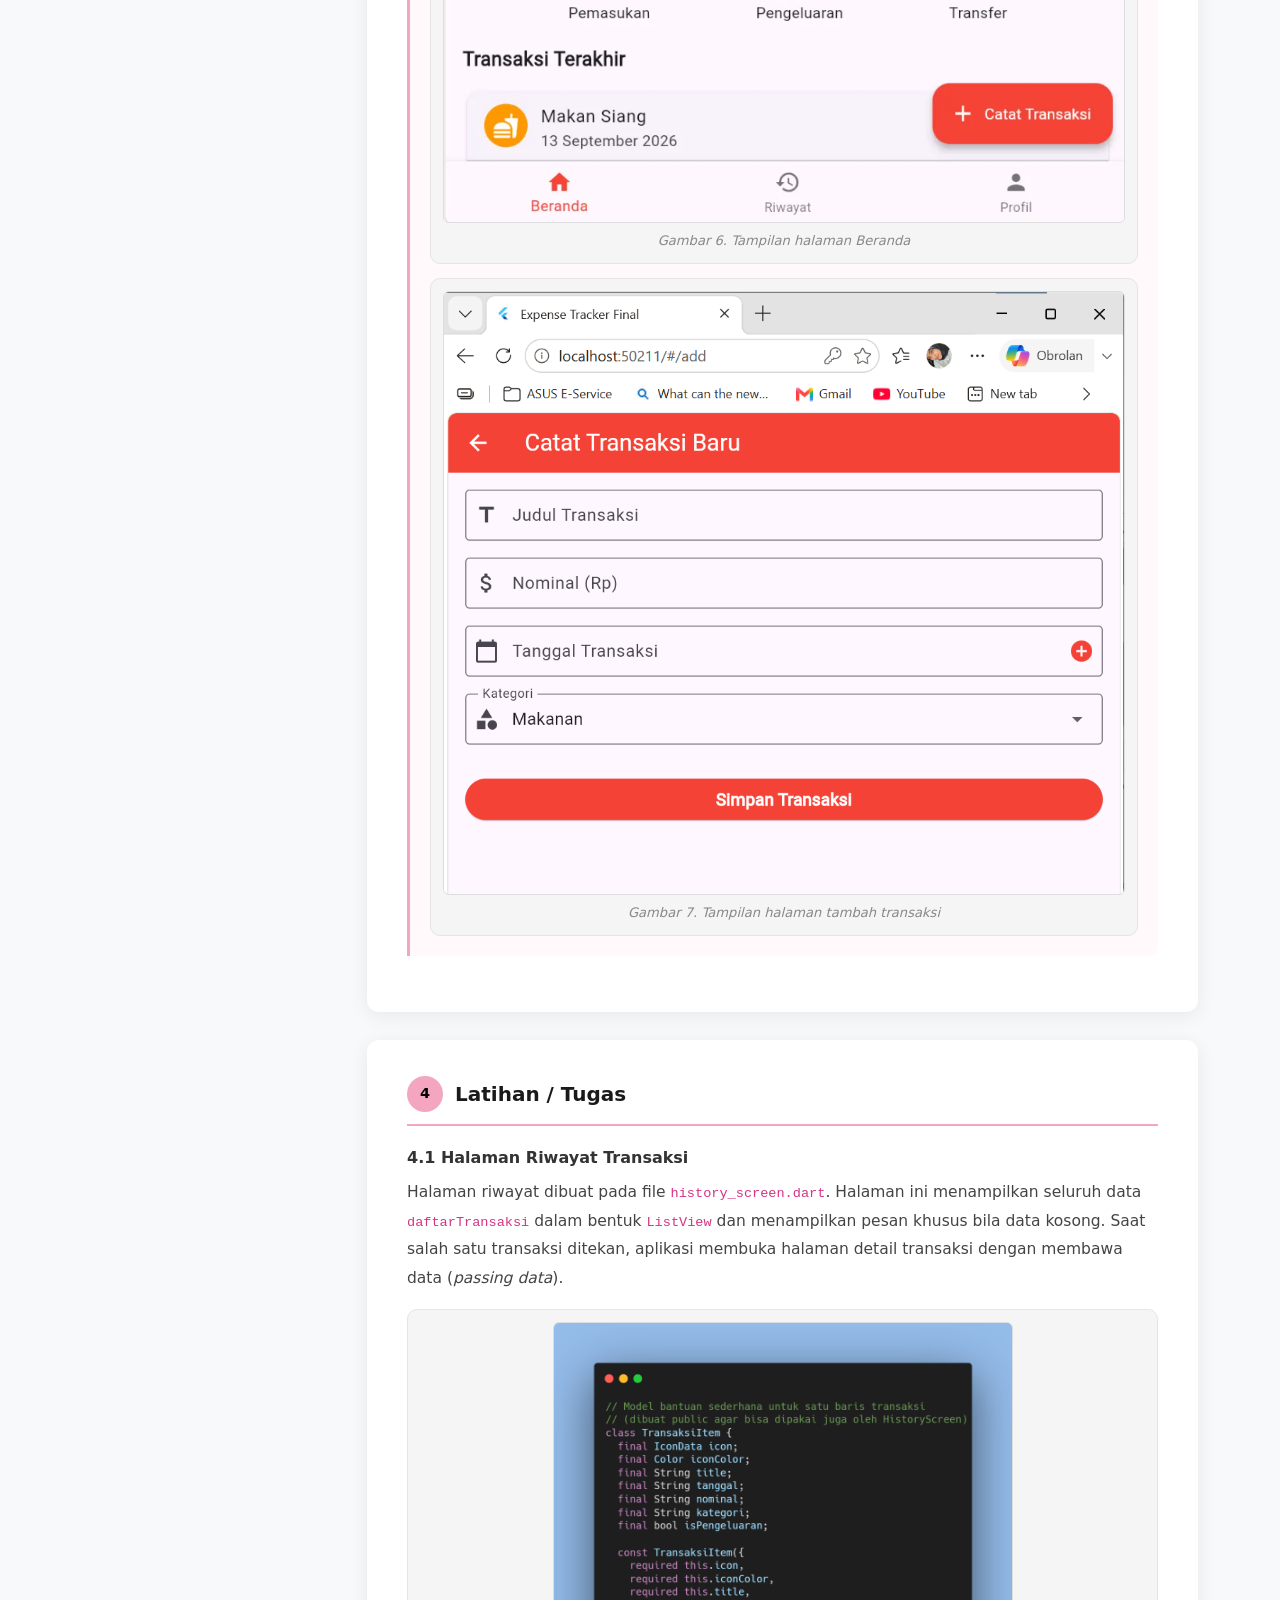
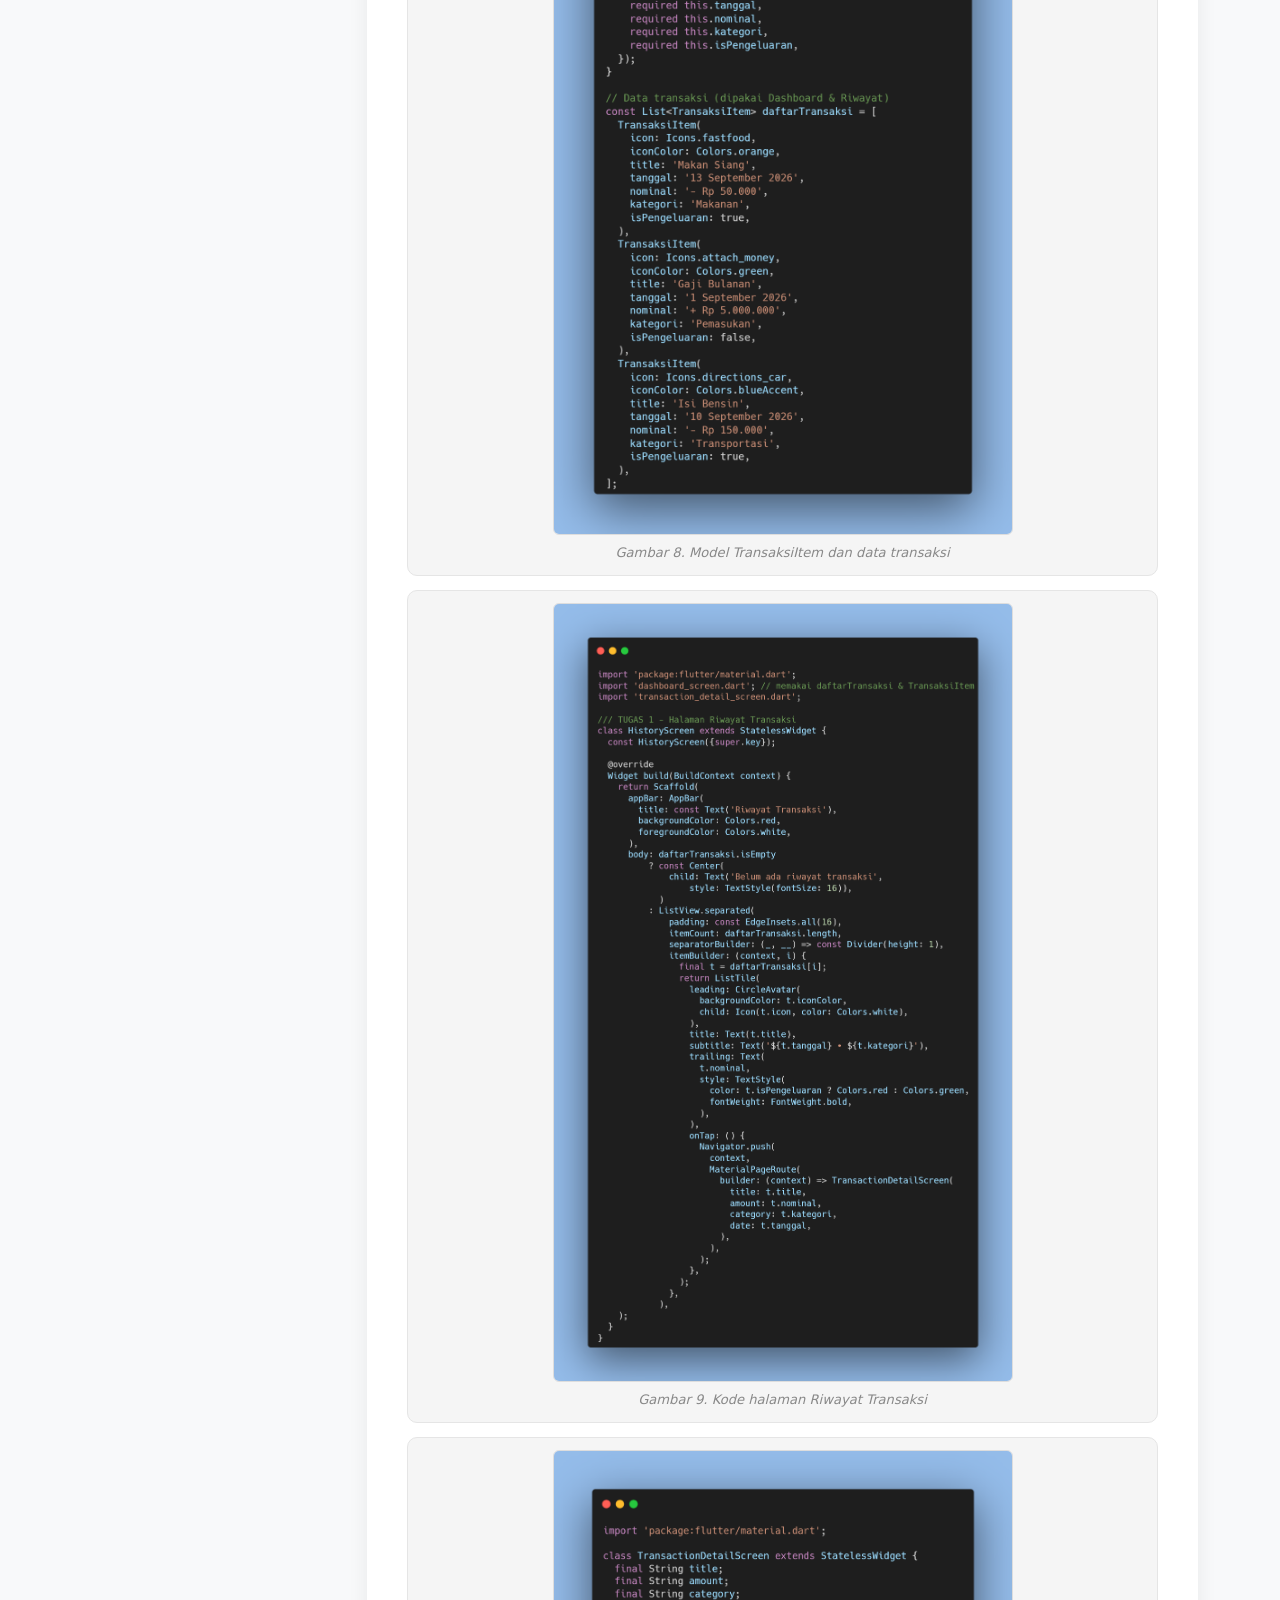
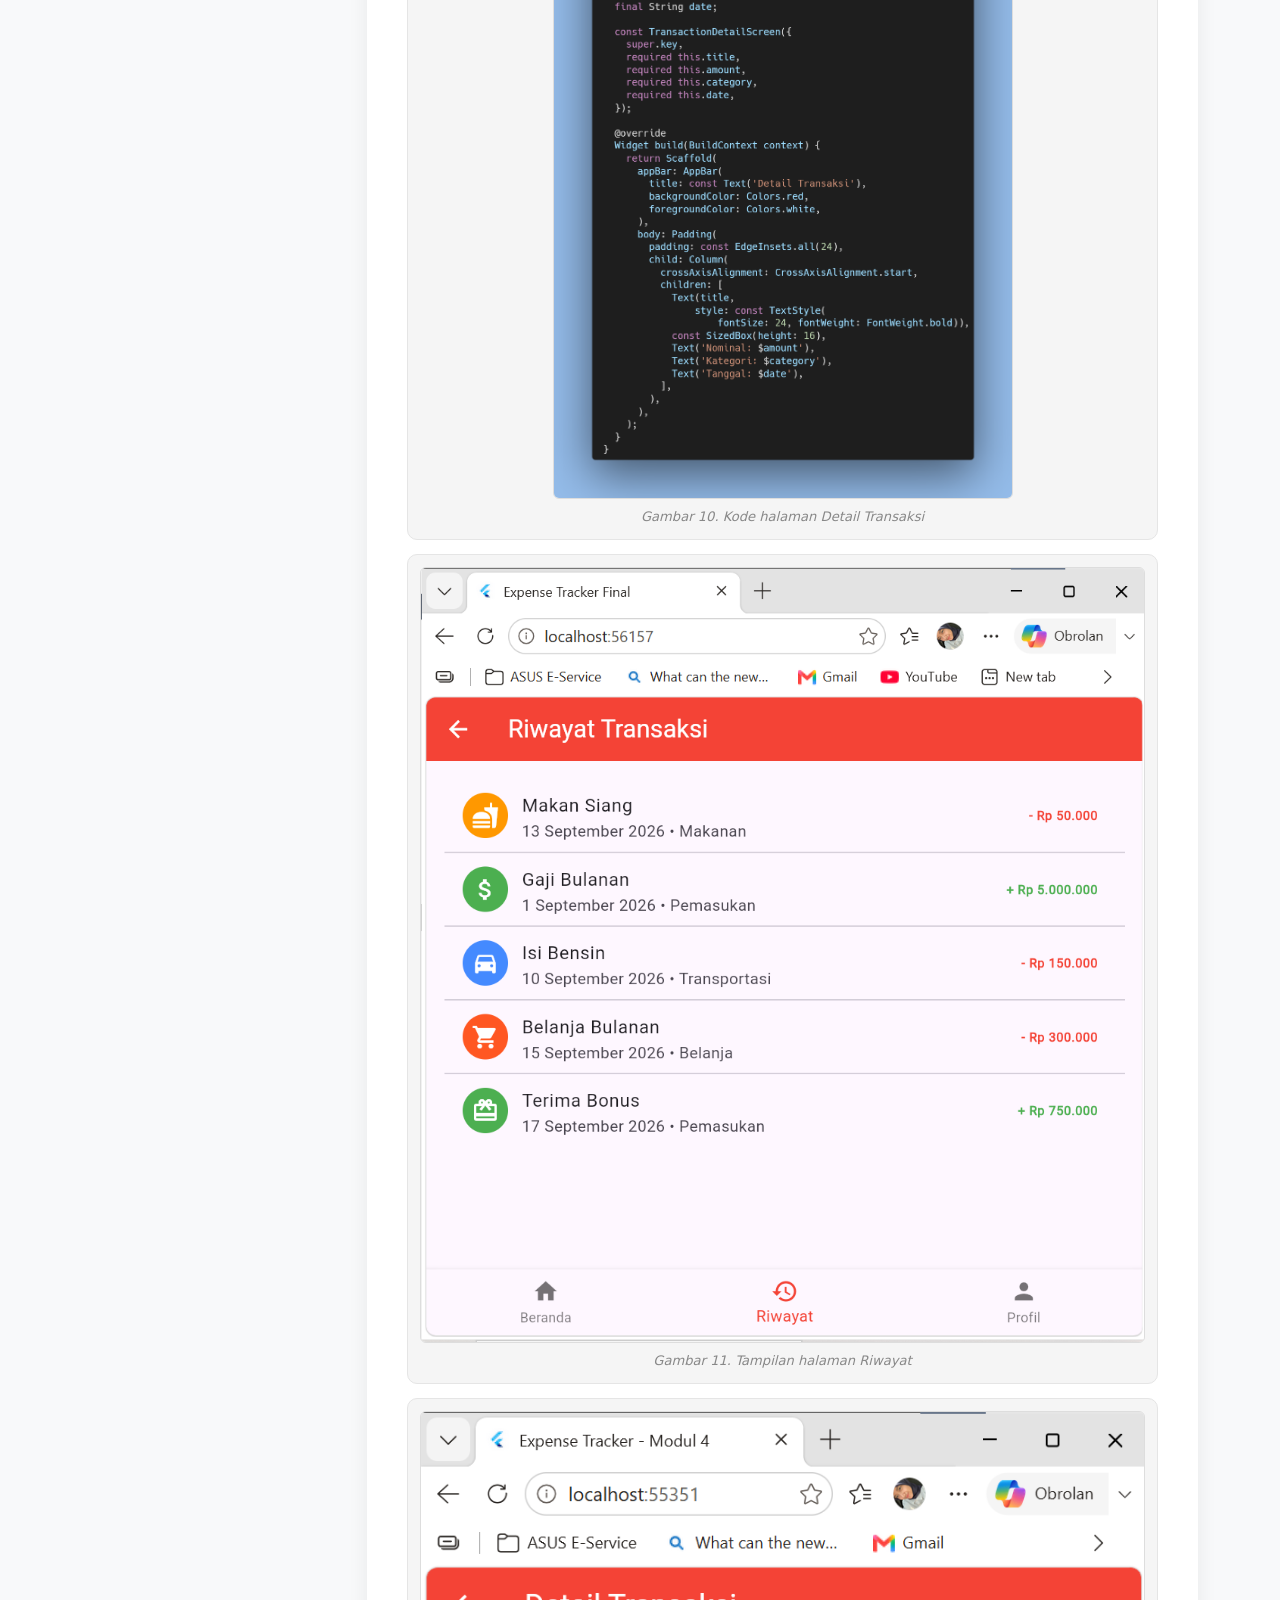
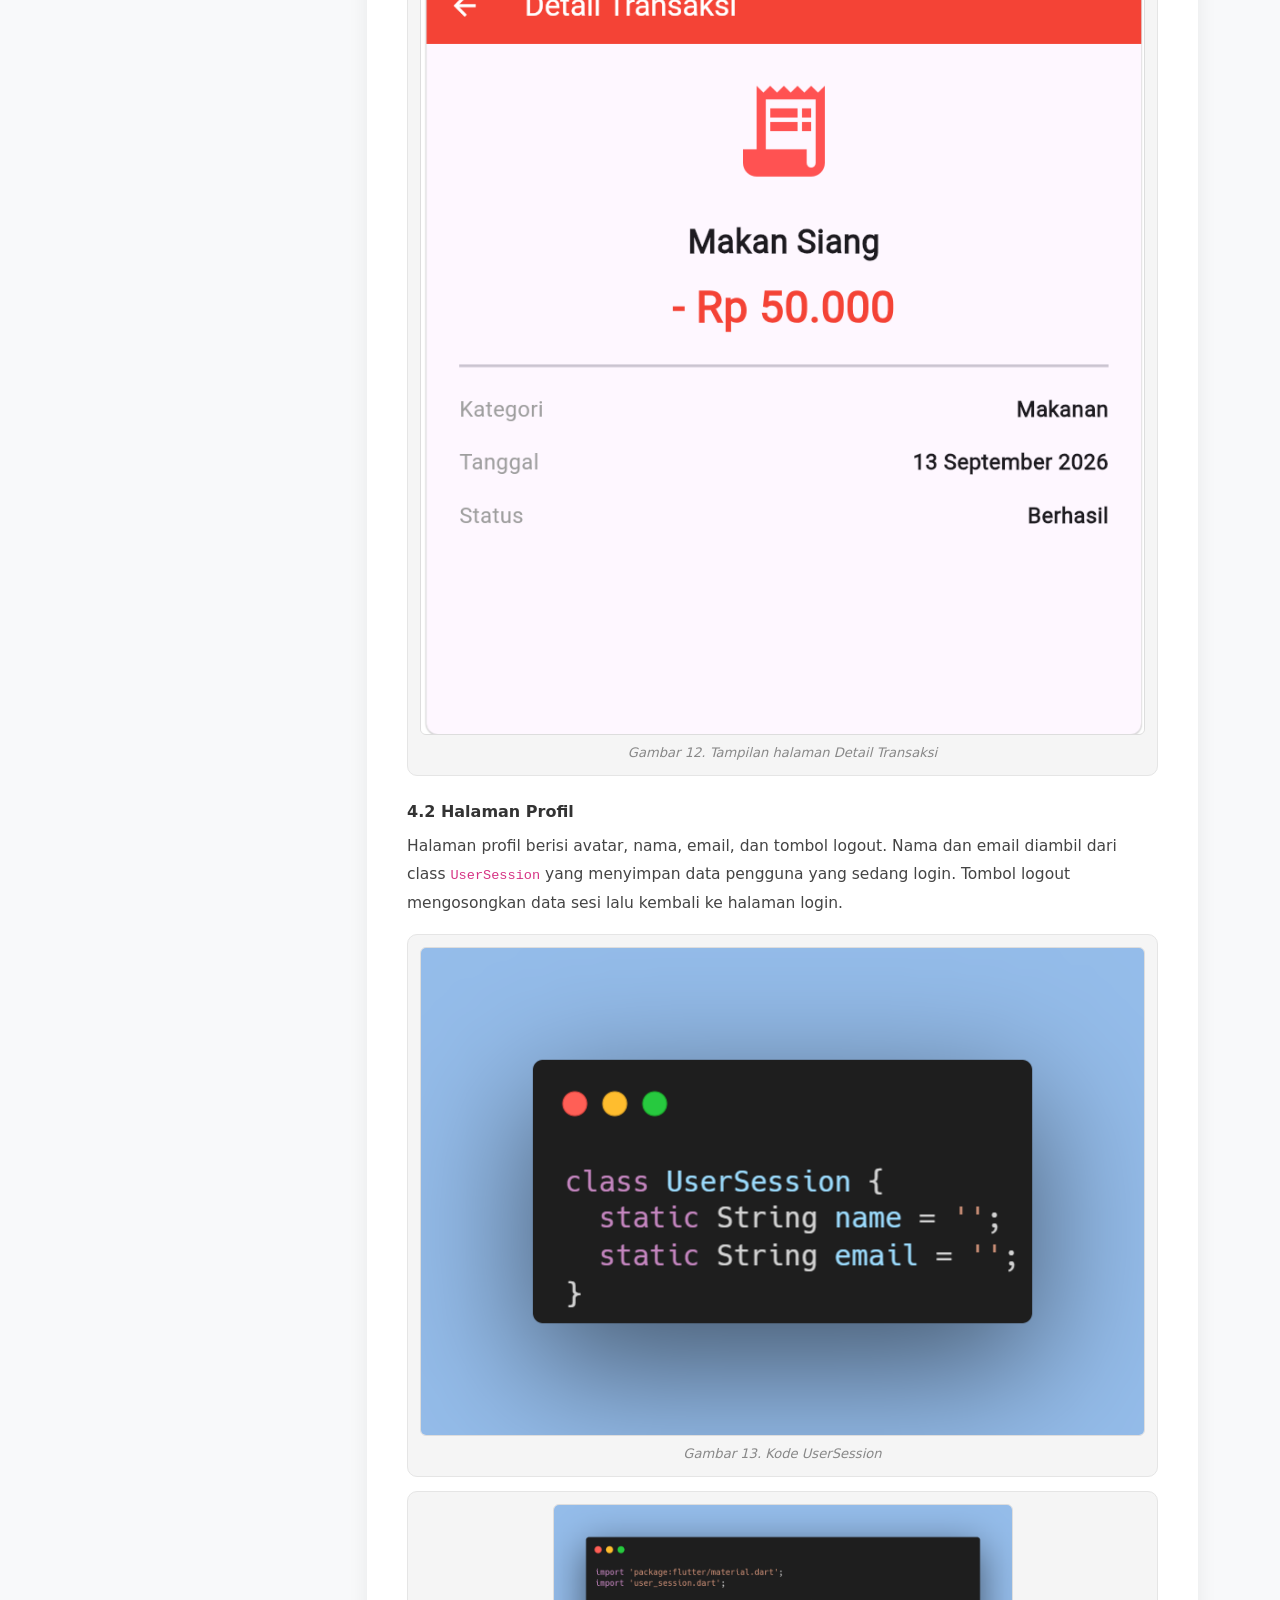
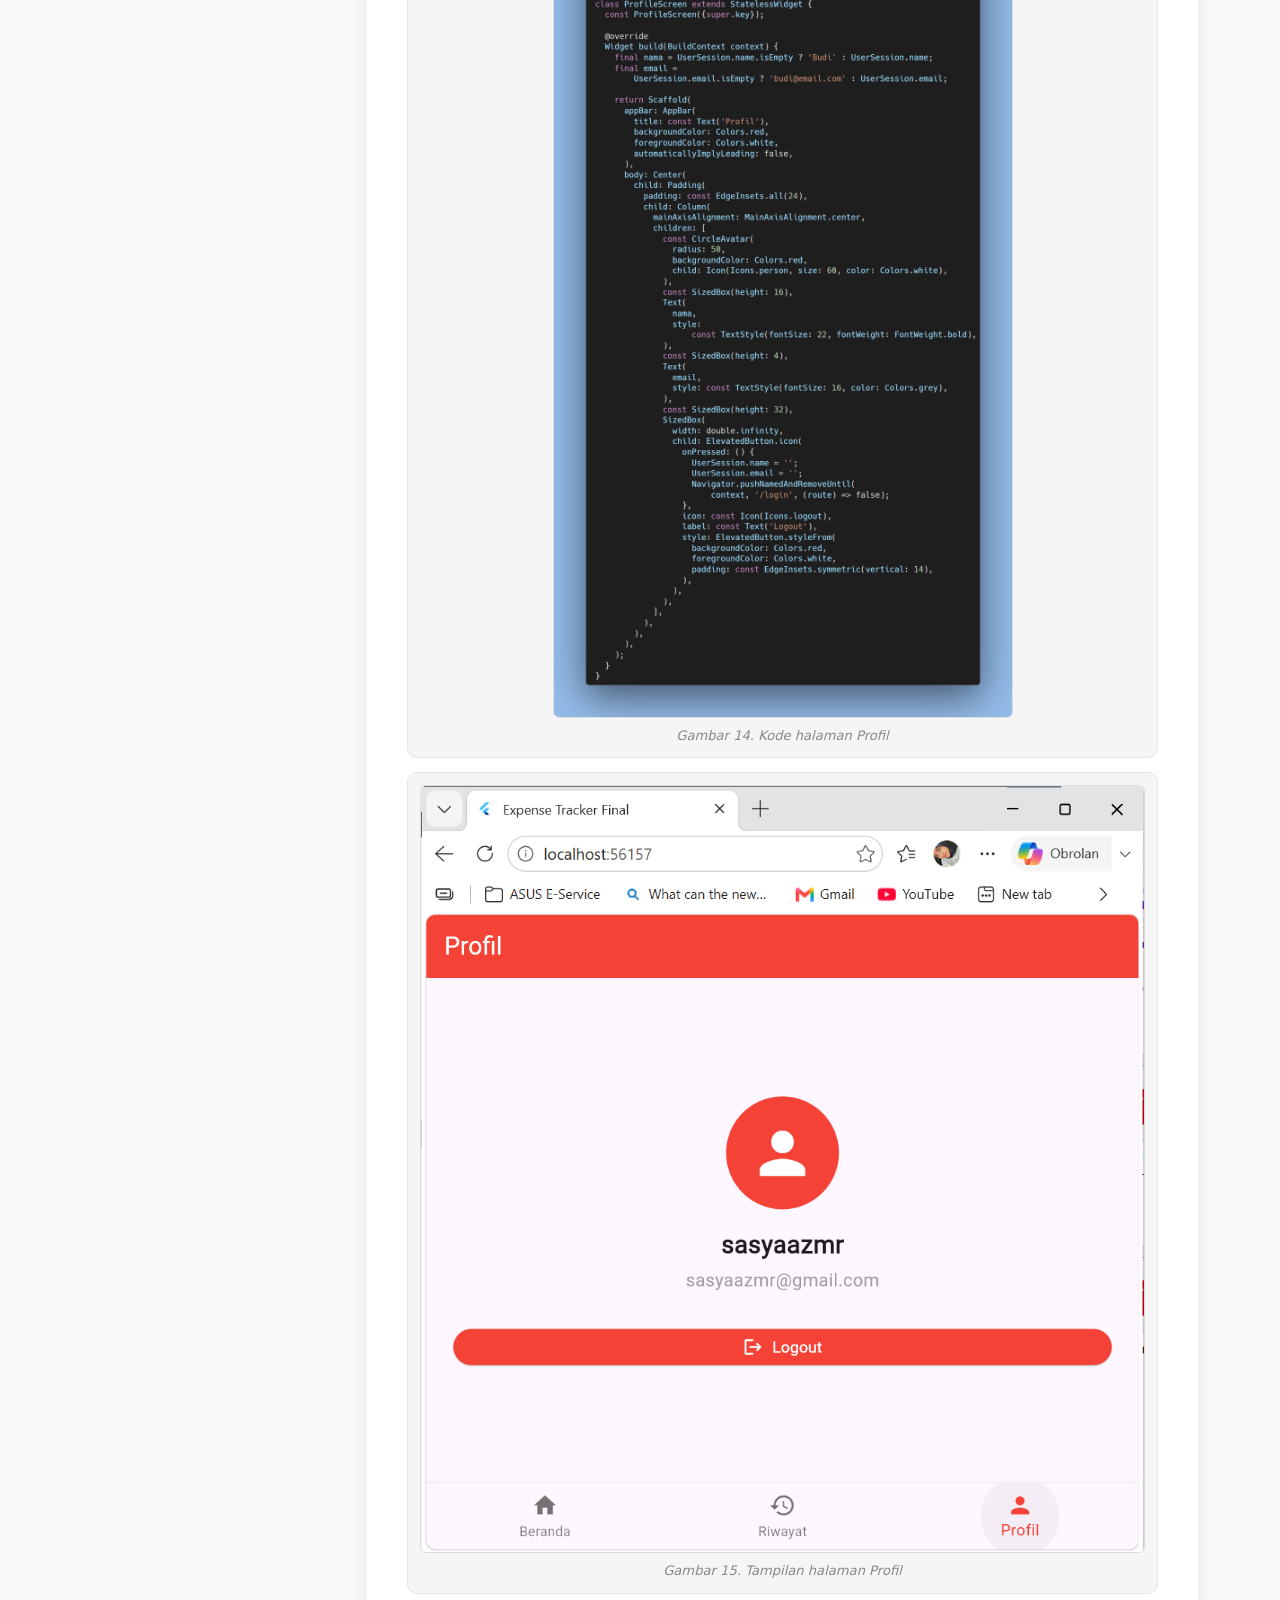
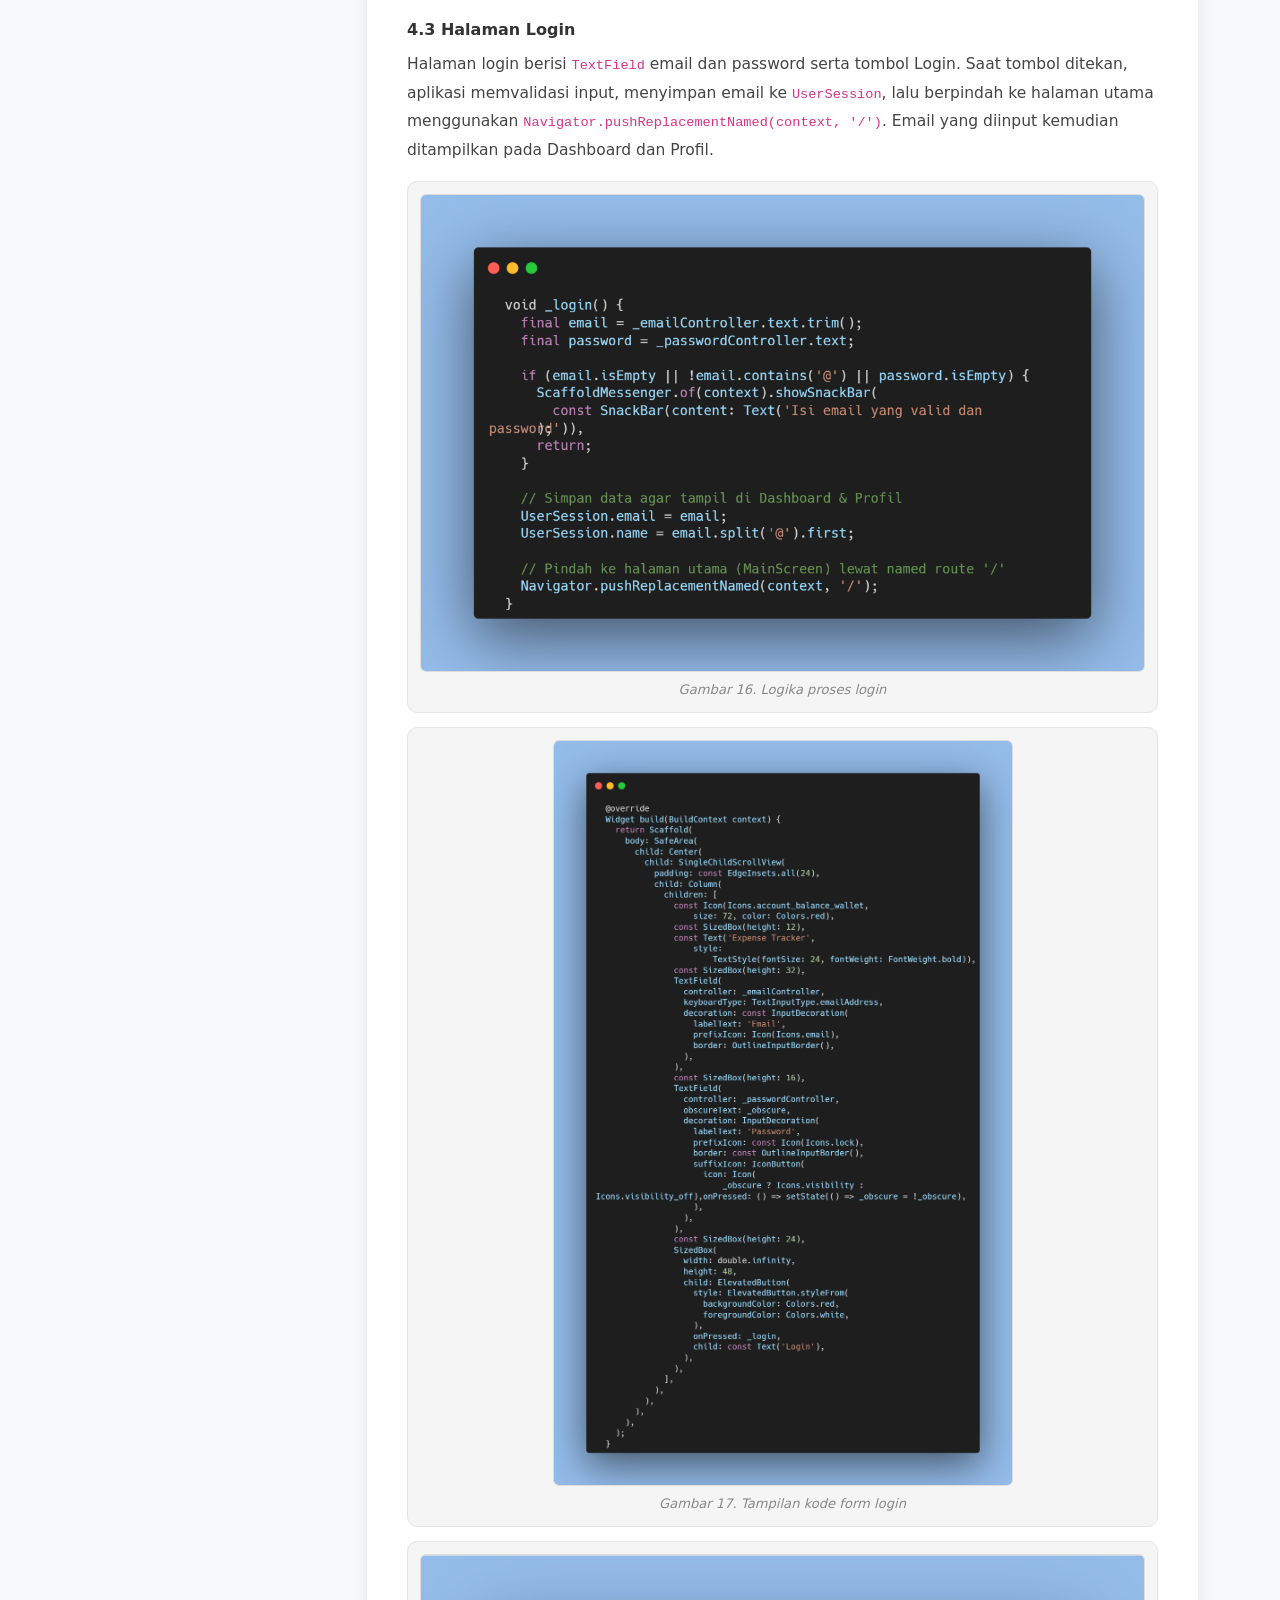
<file: laprak_5_aplikasi_mobile.html>
<!DOCTYPE html>
<html lang="id">
<head>
    <meta charset="UTF-8">
    <meta name="viewport" content="width=device-width, initial-scale=1.0">
    <title>Laporan Praktikum 5 - Portofolio</title>

    <link href="https://cdn.jsdelivr.net/npm/bootstrap@5.3.3/dist/css/bootstrap.min.css" rel="stylesheet">
    <link rel="stylesheet" href="style.css">

    <style>
        body {
            background-color: #f8f9fa;
        }

        .laprak-hero {
            background: linear-gradient(135deg, #2d2d2d 0%, #1a1a1a 100%);
            padding: 120px 0 60px;
            color: white;
        }

        .laprak-hero .badge-subject {
            background-color: #f4a6c1;
            color: #000;
            font-size: 0.8rem;
            font-weight: 600;
            padding: 6px 14px;
            border-radius: 20px;
            display: inline-block;
            margin-bottom: 16px;
            letter-spacing: 0.5px;
        }

        .laprak-hero h1 {
            font-weight: 800;
            font-size: 2.2rem;
            line-height: 1.3;
        }

        .laprak-hero .meta-info {
            opacity: 0.75;
            font-size: 0.9rem;
            margin-top: 12px;
        }

        .content-card {
            background: #fff;
            border-radius: 12px;
            padding: 36px 40px;
            box-shadow: 0 4px 20px rgba(0,0,0,0.07);
            margin-bottom: 28px;
        }

        .section-number {
            display: inline-flex;
            align-items: center;
            justify-content: center;
            width: 36px;
            height: 36px;
            background-color: #f4a6c1;
            color: #000;
            border-radius: 50%;
            font-weight: 700;
            font-size: 0.9rem;
            margin-right: 12px;
            flex-shrink: 0;
        }

        .section-heading {
            display: flex;
            align-items: center;
            font-size: 1.25rem;
            font-weight: 700;
            color: #1a1a1a;
            margin-bottom: 18px;
            padding-bottom: 12px;
            border-bottom: 2px solid #f4a6c1;
        }

        .sub-heading {
            font-size: 1rem;
            font-weight: 700;
            color: #333;
            margin: 20px 0 8px;
        }

        .content-card p,
        .content-card li {
            line-height: 1.85;
            color: #444;
            font-size: 0.97rem;
        }

        .step-box {
            border-left: 3px solid #f4a6c1;
            padding: 16px 20px;
            background: #fff9fb;
            border-radius: 0 8px 8px 0;
            margin-bottom: 20px;
        }

        .step-box .step-title {
            font-weight: 700;
            color: #1a1a1a;
            margin-bottom: 8px;
            display: flex;
            align-items: center;
            gap: 10px;
        }

        .step-number-badge {
            background: #f4a6c1;
            color: #000;
            width: 26px;
            height: 26px;
            border-radius: 50%;
            display: inline-flex;
            align-items: center;
            justify-content: center;
            font-size: 0.78rem;
            font-weight: 700;
            flex-shrink: 0;
        }

        .code-block {
            background: #1e1e2e;
            color: #cdd6f4;
            border-radius: 8px;
            padding: 14px 18px;
            font-family: 'Courier New', Courier, monospace;
            font-size: 0.875rem;
            line-height: 1.6;
            overflow-x: auto;
            margin: 10px 0 14px;
        }

        .code-block .cmd {
            color: #a6e3a1;
        }

        .code-block .comment {
            color: #6c7086;
        }

        figure.screenshot {
            background: #f5f5f5;
            border: 1px solid #e5e5e5;
            border-radius: 10px;
            padding: 12px;
            margin: 14px 0 4px;
            text-align: center;
        }

        figure.screenshot img {
            max-width: 100%;
            border-radius: 6px;
            border: 1px solid #ddd;
            display: block;
            margin: 0 auto;
        }

        figcaption {
            font-size: 0.82rem;
            color: #888;
            font-style: italic;
            margin-top: 8px;
            text-align: center;
        }

        .tag-pill {
            display: inline-block;
            background: #fff0f5;
            border: 1px solid #f4a6c1;
            color: #c0547a;
            border-radius: 20px;
            padding: 4px 12px;
            font-size: 0.82rem;
            font-weight: 500;
            margin: 3px 2px;
        }

        .mvc-card {
            border: 1px solid #ffe0ec;
            border-radius: 10px;
            padding: 18px 20px;
            background: #fff9fb;
            margin-bottom: 14px;
        }

        .mvc-card .mvc-label {
            font-weight: 700;
            font-size: 0.95rem;
            color: #c0547a;
            margin-bottom: 6px;
        }

        .mvc-card code {
            background: #fce4ec;
            color: #880e4f;
            padding: 2px 7px;
            border-radius: 4px;
            font-size: 0.82rem;
        }

        .conclusion-box {
            background: linear-gradient(135deg, #fff0f5, #fff);
            border: 1px solid #f4a6c1;
            border-radius: 10px;
            padding: 22px 26px;
        }

        .toc-list {
            list-style: none;
            padding: 0;
            margin: 0;
        }

        .toc-list li {
            padding: 6px 0;
            border-bottom: 1px dashed #eee;
        }

        .toc-list li:last-child {
            border-bottom: none;
        }

        .toc-list a {
            color: #555;
            text-decoration: none;
            font-size: 0.9rem;
            transition: color 0.2s;
        }

        .toc-list a:hover {
            color: #f4a6c1;
        }

        .toc-list .toc-num {
            color: #f4a6c1;
            font-weight: 700;
            margin-right: 8px;
        }

        .back-btn {
            background-color: #f4a6c1;
            border-color: #f4a6c1;
            color: #000;
            font-weight: 600;
            border-radius: 20px;
            padding: 8px 22px;
        }

        .back-btn:hover {
            background-color: #e68fb0;
            border-color: #e68fb0;
            color: #000;
        }

        @media (max-width: 768px) {
            .content-card {
                padding: 24px 20px;
            }
            .laprak-hero h1 {
                font-size: 1.6rem;
            }
        }

        /* ---- tambahan khusus laprak 5 ---- */
        figure.screenshot.tall img {
            max-width: 460px;
        }

        figure.screenshot.phone {
            background: transparent;
            border: none;
            padding: 0;
        }

        figure.screenshot.phone img {
            max-width: 240px;
        }

        .test-table th {
            background-color: #fff0f5;
            color: #1a1a1a;
            font-size: 0.9rem;
        }

        .test-table td {
            font-size: 0.92rem;
            color: #444;
        }

        .content-card a {
            color: #c0547a;
            word-break: break-all;
        }

        .content-card a:hover {
            color: #880e4f;
        }
    </style>
</head>
<body>

<!-- NAVBAR -->
<nav class="navbar navbar-expand-lg navbar-dark bg-dark fixed-top shadow">
    <div class="container">
        <a class="navbar-brand d-flex align-items-center fw-semibold" href="index.html">
            <img src="images/logo.jpeg" alt="Logo" width="32" height="32" class="me-2 rounded">
            Portfolio
        </a>
        <button class="navbar-toggler" type="button" data-bs-toggle="collapse" data-bs-target="#navMenu">
            <span class="navbar-toggler-icon"></span>
        </button>
        <div class="collapse navbar-collapse" id="navMenu">
            <ul class="navbar-nav ms-auto mb-2 mb-lg-0">
                <li class="nav-item"><a class="nav-link fw-medium" href="index.html">Home</a></li>
                <li class="nav-item"><a class="nav-link fw-medium" href="about.html">About</a></li>
                <li class="nav-item"><a class="nav-link active fw-medium" href="portfolio.html">Portfolio</a></li>
                <li class="nav-item"><a class="nav-link fw-medium" href="contact.html">Contact</a></li>
            </ul>
        </div>
    </div>
</nav>

<!-- HERO -->
<div class="laprak-hero">
    <div class="container">
        <a href="portfolio.html" class="text-decoration-none text-light opacity-75 d-inline-flex align-items-center gap-2 mb-3" style="font-size:0.88rem;">
            ← Kembali ke Portfolio
        </a>
        <div class="badge-subject">Praktikum Aplikasi Mobile</div>
        <h1>Laporan Praktikum 5<br>Arsitektur Navigasi, Named Routes, Bottom Navigation Bar, SQLite, serta Login dan Register</h1>
        <p class="meta-info">
            Sasya Zamora &nbsp;·&nbsp; 2411533014 &nbsp;·&nbsp; Informatika – Universitas Andalas &nbsp;·&nbsp; 2026
        </p>
    </div>
</div>

<!-- MAIN CONTENT -->
<div class="container py-5">
    <div class="row g-4">

        <!-- TABLE OF CONTENTS (sidebar) -->
        <div class="col-lg-3 d-none d-lg-block">
            <div class="content-card sticky-top" style="top: 90px;">
                <h6 class="fw-bold mb-3" style="color:#c0547a;">Daftar Isi</h6>
                <ul class="toc-list">
                    <li><a href="#pendahuluan"><span class="toc-num">1.</span> Pendahuluan</a></li>
                    <li><a href="#tujuan"><span class="toc-num">2.</span> Tujuan Praktikum</a></li>
                    <li><a href="#langkah"><span class="toc-num">3.</span> Langkah Praktikum</a></li>
                    <li><a href="#latihan"><span class="toc-num">4.</span> Latihan / Tugas</a></li>
                    <li><a href="#akhir"><span class="toc-num">5.</span> Pengembangan Akhir</a></li>
                    <li><a href="#pembahasan"><span class="toc-num">6.</span> Pembahasan</a></li>
                    <li><a href="#kesimpulan"><span class="toc-num">7.</span> Kesimpulan</a></li>
                </ul>
            </div>
        </div>

        <!-- CONTENT -->
        <div class="col-lg-9">

            <div class="content-card" id="pendahuluan">
                <div class="section-heading">
                    <span class="section-number">1</span> Pendahuluan
                </div>
                <p>
                    Aplikasi mobile yang memiliki banyak halaman membutuhkan arsitektur navigasi yang rapi
                    agar kode mudah dibaca dan dipelihara. Jika perpindahan halaman ditulis langsung memakai
                    <code>Navigator.push</code> di banyak tempat, kode akan menjadi berantakan
                    (<em>spaghetti code</em>) dan sulit dikelola ketika jumlah layar bertambah.
                </p>
                <p>
                    Pada Praktikum V ini dipelajari dua konsep utama. Pertama, <strong>Named Routes</strong>,
                    yaitu pemberian nama berupa string untuk setiap halaman yang didaftarkan terpusat di
                    <code>MaterialApp</code>, sehingga perpindahan halaman cukup memanggil
                    <code>Navigator.pushNamed</code>. Kedua, <strong>BottomNavigationBar</strong>, yaitu menu
                    navigasi di bagian bawah layar yang mengganti tampilan utama (body) tanpa berpindah
                    Scaffold, seperti pada aplikasi modern.
                </p>
                <p>
                    Hasil praktikum ini adalah aplikasi <strong>Expense Tracker</strong> (pencatat keuangan)
                    yang menggabungkan halaman Beranda (Dashboard), Riwayat, dan Profil dalam satu wadah
                    bertab, ditambah halaman Login.
                </p>
                <p>
                    Pada tahap akhir, seluruh hasil Praktikum 1 sampai 5 digabungkan menjadi satu project.
                    Data pengguna dan data transaksi yang sebelumnya hanya tersimpan di memori kini disimpan
                    secara permanen pada database lokal <strong>SQLite</strong>, sehingga tidak hilang ketika
                    aplikasi ditutup. Aplikasi juga dilengkapi form register dan login, di mana pengguna dapat
                    mendaftar dan masuk menggunakan akun yang tersimpan di database. Desain UI/UX halaman lain
                    dipertahankan, dan perubahan tampilan hanya dilakukan pada halaman login dan register.
                    Hasil akhir aplikasi dibuat menjadi file APK agar dapat dipasang pada perangkat Android.
                </p>
            </div>

            <div class="content-card" id="tujuan">
                <div class="section-heading">
                    <span class="section-number">2</span> Tujuan Praktikum
                </div>
                <p>Setelah menyelesaikan praktikum ini, mahasiswa diharapkan mampu:</p>
                <ul>
                    <li>Menerapkan Named Routes untuk navigasi yang terpusat dan rapi.</li>
                    <li>Membangun menu bawah (BottomNavigationBar) seperti aplikasi modern.</li>
                    <li>Mengintegrasikan halaman Dashboard, Riwayat, dan Profil dalam satu wadah.</li>
                    <li>Menyimpan data pengguna dan transaksi secara permanen menggunakan database lokal SQLite.</li>
                    <li>Membuat fitur register dan login dengan data akun yang tersimpan pada database lokal.</li>
                    <li>Menghasilkan file APK sebagai hasil akhir aplikasi.</li>
                </ul>
            </div>

            <div class="content-card" id="langkah">
                <div class="section-heading">
                    <span class="section-number">3</span> Langkah-Langkah Praktikum
                </div>
                <div class="sub-heading">3.1 Alat dan Bahan</div>
                <ul>
                    <li><strong>Flutter SDK</strong></li>
                    <li><strong>Visual Studio Code</strong></li>
                    <li><strong>Emulator / perangkat / browser</strong> (Chrome atau Edge)</li>
                    <li><strong>Perangkat Android dan kabel USB</strong> (untuk menjalankan dan menguji aplikasi)</li>
                    <li><strong>Git dan GitHub</strong> (untuk repository kode sumber)</li>
                </ul>

                <div class="sub-heading mt-4 mb-3">3.2 Langkah Pengerjaan</div>

                <div class="step-box">
                    <div class="step-title">
                        <span class="step-number-badge">1</span>
                        Mendaftarkan Named Routes
                    </div>
                    <p>
                        Parameter <code>home</code> pada <code>MaterialApp</code> dihapus, lalu diganti dengan
                        <code>initialRoute</code> dan <code>routes</code>. Rute <code>'/'</code> diarahkan ke
                        <code>MainScreen</code> (layar bertab) dan rute <code>'/add'</code> diarahkan ke
                        <code>AddTransactionScreen</code>.
                    </p>
                    <figure class="screenshot ">
                        <img src="./images/laprakappmob51.png" alt="Gambar 1. Kode main.dart dengan Named Routes">
                        <figcaption>Gambar 1. Kode main.dart dengan Named Routes</figcaption>
                    </figure>
                </div>

                <div class="step-box">
                    <div class="step-title">
                        <span class="step-number-badge">2</span>
                        Membuat Penampung Tab
                    </div>
                    <p>
                        File <code>main_screen.dart</code> dibuat sebagai <code>StatefulWidget</code> karena tab
                        yang aktif selalu berubah. Disiapkan variabel <code>_selectedIndex</code> untuk menyimpan
                        tab aktif, daftar widget <code>_pages</code> yang akan ditukar, dan fungsi
                        <code>_onItemTapped</code> yang memanggil <code>setState</code>.
                    </p>
                    <figure class="screenshot ">
                        <img src="./images/laprakappmob52.png" alt="Gambar 2. Kode state dan daftar halaman pada MainScreen">
                        <figcaption>Gambar 2. Kode state dan daftar halaman pada MainScreen</figcaption>
                    </figure>
                </div>

                <div class="step-box">
                    <div class="step-title">
                        <span class="step-number-badge">3</span>
                        Merangkai BottomNavigationBar
                    </div>
                    <p>
                        Method <code>build</code> pada <code>MainScreen</code> dilengkapi dengan
                        <code>Scaffold</code> yang <code>body</code>-nya menampilkan
                        <code>_pages[_selectedIndex]</code> dan <code>bottomNavigationBar</code> berisi tiga item:
                        Beranda, Riwayat, dan Profil.
                    </p>
                    <figure class="screenshot ">
                        <img src="./images/laprakappmob53.png" alt="Gambar 3. Kode method build pada MainScreen">
                        <figcaption>Gambar 3. Kode method build pada MainScreen</figcaption>
                    </figure>
                </div>

                <div class="step-box">
                    <div class="step-title">
                        <span class="step-number-badge">4</span>
                        Memperbarui dashboard_screen.dart
                    </div>
                    <p>
                        Pada tombol mengambang (<code>FloatingActionButton</code>), logika
                        <code>Navigator.push(...MaterialPageRoute...)</code> diganti dengan
                        <code>Navigator.pushNamed(context, '/add')</code> agar memakai rute yang sudah
                        didaftarkan di <code>main.dart</code>. Hal yang sama diterapkan pada tombol aksi
                        (Pemasukan, Pengeluaran, Transfer).
                    </p>
                    <figure class="screenshot ">
                        <img src="./images/laprakappmob54.png" alt="Gambar 4. Kode FloatingActionButton dengan Named Route">
                        <figcaption>Gambar 4. Kode FloatingActionButton dengan Named Route</figcaption>
                    </figure>
                    <figure class="screenshot ">
                        <img src="./images/laprakappmob55.png" alt="Gambar 5. Kode tombol aksi dengan Named Route">
                        <figcaption>Gambar 5. Kode tombol aksi dengan Named Route</figcaption>
                    </figure>
                </div>

                <div class="step-box">
                    <div class="step-title">
                        <span class="step-number-badge">5</span>
                        Hasil Akhir Aplikasi
                    </div>
                    <p>
                        Aplikasi dijalankan dengan perintah <code>flutter run</code>. Tampilan akhir menunjukkan
                        tiga tab pada menu bawah yang dapat berpindah tanpa mengganti Scaffold, serta tombol
                        Catat Transaksi yang membuka halaman tambah transaksi melalui rute <code>'/add'</code>.
                    </p>
                    <figure class="screenshot ">
                        <img src="./images/laprakappmob56.png" alt="Gambar 6. Tampilan halaman Beranda">
                        <figcaption>Gambar 6. Tampilan halaman Beranda</figcaption>
                    </figure>
                    <figure class="screenshot ">
                        <img src="./images/laprakappmob57.png" alt="Gambar 7. Tampilan halaman tambah transaksi">
                        <figcaption>Gambar 7. Tampilan halaman tambah transaksi</figcaption>
                    </figure>
                </div>

            </div>

            <div class="content-card" id="latihan">
                <div class="section-heading">
                    <span class="section-number">4</span> Latihan / Tugas
                </div>
                <div class="sub-heading">4.1 Halaman Riwayat Transaksi</div>
                <p>
                    Halaman riwayat dibuat pada file <code>history_screen.dart</code>. Halaman ini menampilkan
                    seluruh data <code>daftarTransaksi</code> dalam bentuk <code>ListView</code> dan menampilkan
                    pesan khusus bila data kosong. Saat salah satu transaksi ditekan, aplikasi membuka halaman
                    detail transaksi dengan membawa data (<em>passing data</em>).
                </p>
                    <figure class="screenshot tall">
                        <img src="./images/laprakappmob58.png" alt="Gambar 8. Model TransaksiItem dan data transaksi">
                        <figcaption>Gambar 8. Model TransaksiItem dan data transaksi</figcaption>
                    </figure>
                    <figure class="screenshot tall">
                        <img src="./images/laprakappmob59.png" alt="Gambar 9. Kode halaman Riwayat Transaksi">
                        <figcaption>Gambar 9. Kode halaman Riwayat Transaksi</figcaption>
                    </figure>
                    <figure class="screenshot tall">
                        <img src="./images/laprakappmob510.png" alt="Gambar 10. Kode halaman Detail Transaksi">
                        <figcaption>Gambar 10. Kode halaman Detail Transaksi</figcaption>
                    </figure>
                    <figure class="screenshot ">
                        <img src="./images/laprakappmob511.png" alt="Gambar 11. Tampilan halaman Riwayat">
                        <figcaption>Gambar 11. Tampilan halaman Riwayat</figcaption>
                    </figure>
                    <figure class="screenshot ">
                        <img src="./images/laprakappmob512.png" alt="Gambar 12. Tampilan halaman Detail Transaksi">
                        <figcaption>Gambar 12. Tampilan halaman Detail Transaksi</figcaption>
                    </figure>

                <div class="sub-heading mt-4">4.2 Halaman Profil</div>
                <p>
                    Halaman profil berisi avatar, nama, email, dan tombol logout. Nama dan email diambil dari
                    class <code>UserSession</code> yang menyimpan data pengguna yang sedang login. Tombol logout
                    mengosongkan data sesi lalu kembali ke halaman login.
                </p>
                    <figure class="screenshot ">
                        <img src="./images/laprakappmob513.png" alt="Gambar 13. Kode UserSession">
                        <figcaption>Gambar 13. Kode UserSession</figcaption>
                    </figure>
                    <figure class="screenshot tall">
                        <img src="./images/laprakappmob514.png" alt="Gambar 14. Kode halaman Profil">
                        <figcaption>Gambar 14. Kode halaman Profil</figcaption>
                    </figure>
                    <figure class="screenshot ">
                        <img src="./images/laprakappmob515.png" alt="Gambar 15. Tampilan halaman Profil">
                        <figcaption>Gambar 15. Tampilan halaman Profil</figcaption>
                    </figure>

                <div class="sub-heading mt-4">4.3 Halaman Login</div>
                <p>
                    Halaman login berisi <code>TextField</code> email dan password serta tombol Login. Saat tombol
                    ditekan, aplikasi memvalidasi input, menyimpan email ke <code>UserSession</code>, lalu
                    berpindah ke halaman utama menggunakan
                    <code>Navigator.pushReplacementNamed(context, '/')</code>. Email yang diinput kemudian
                    ditampilkan pada Dashboard dan Profil.
                </p>
                    <figure class="screenshot ">
                        <img src="./images/laprakappmob516.png" alt="Gambar 16. Logika proses login">
                        <figcaption>Gambar 16. Logika proses login</figcaption>
                    </figure>
                    <figure class="screenshot tall">
                        <img src="./images/laprakappmob517.png" alt="Gambar 17. Tampilan kode form login">
                        <figcaption>Gambar 17. Tampilan kode form login</figcaption>
                    </figure>
                    <figure class="screenshot ">
                        <img src="./images/laprakappmob518.png" alt="Gambar 18. Kode main.dart setelah ditambah rute login">
                        <figcaption>Gambar 18. Kode main.dart setelah ditambah rute login</figcaption>
                    </figure>
                    <figure class="screenshot ">
                        <img src="./images/laprakappmob519.png" alt="Gambar 19. Kode GreetingWidget menampilkan data login">
                        <figcaption>Gambar 19. Kode GreetingWidget menampilkan data login</figcaption>
                    </figure>
                    <figure class="screenshot ">
                        <img src="./images/laprakappmob520.png" alt="Gambar 20. Tampilan halaman Login">
                        <figcaption>Gambar 20. Tampilan halaman Login</figcaption>
                    </figure>
                    <figure class="screenshot ">
                        <img src="./images/laprakappmob521.png" alt="Gambar 21. Dashboard menampilkan email pengguna">
                        <figcaption>Gambar 21. Dashboard menampilkan email pengguna</figcaption>
                    </figure>
            </div>

            <div class="content-card" id="akhir">
                <div class="section-heading">
                    <span class="section-number">5</span> Pengembangan Akhir: Integrasi SQLite, Register, dan Login
                </div>
                <p>
                    Pada tahap sebelumnya, data transaksi (list <code>daftarTransaksi</code>) dan data pengguna
                    (class <code>UserSession</code>) hanya tersimpan di memori sehingga hilang saat aplikasi
                    ditutup. Sesuai ketentuan Tugas Praktikum 5, aplikasi dikembangkan dengan penyimpanan lokal
                    SQLite serta form login dan register. Berbeda dengan halaman login pada bagian sebelumnya
                    yang hanya menyimpan email ke <code>UserSession</code>, login pada versi akhir memeriksa data
                    pengguna ke database.
                </p>

                <div class="sub-heading mt-4">5.1 Menambahkan Package</div>
                <p>
                    Empat package ditambahkan pada bagian <code>dependencies</code> di file
                    <code>pubspec.yaml</code>, lalu diunduh dengan perintah <code>flutter pub get</code>.
                    Package <code>sqflite</code> dipakai untuk mengelola database SQLite, <code>path</code> untuk
                    menyusun lokasi berkas database (fungsi <code>join</code>), <code>crypto</code> untuk membuat
                    hash password dengan SHA-256, dan <code>shared_preferences</code> adalah package penyimpanan
                    data sederhana berbentuk key-value.
                </p>
                <div class="code-block">
<span class="cmd">dependencies:</span>
  flutter:
    sdk: flutter
  cupertino_icons: ^1.0.8
  sqflite: ^2.4.5
  path: ^1.9.1
  shared_preferences: ^2.5.6
  crypto: ^3.0.7
                </div>
                <p class="text-center text-muted fst-italic" style="font-size:0.82rem;">Kode 1. Dependencies pada pubspec.yaml</p>

                <div class="sub-heading mt-4">5.2 Membuat Database SQLite (DatabaseHelper)</div>
                <p>
                    File <code>database_helper.dart</code> berisi class <code>DatabaseHelper</code> yang dibuat
                    dengan pola <em>singleton</em> (konstruktor privat dan satu instance statis) agar seluruh
                    halaman memakai koneksi database yang sama. Database bernama
                    <code>expense_tracker.db</code> dibuat di lokasi bawaan perangkat
                    (<code>getDatabasesPath</code>) saat pertama kali dibuka melalui <code>onCreate</code>.
                    Terdapat dua tabel. Tabel <code>users</code> berisi <code>id</code>, <code>nama</code>,
                    <code>email</code> (unik), dan <code>password</code>. Tabel <code>transactions</code> berisi
                    <code>id</code>, <code>user_id</code>, <code>title</code>, <code>nominal</code>,
                    <code>kategori</code>, <code>tanggal</code>, dan <code>is_pengeluaran</code>, di mana
                    <code>user_id</code> adalah <em>foreign key</em> ke tabel <code>users</code> sehingga setiap
                    transaksi dimiliki oleh satu pengguna.
                </p>
                    <figure class="screenshot ">
                        <img src="./images/laprakappmob522.png" alt="Kode 2. Pembuatan database dan tabel pada DatabaseHelper">
                        <figcaption>Kode 2. Pembuatan database dan tabel pada DatabaseHelper</figcaption>
                    </figure>

                <div class="sub-heading mt-4">5.3 Fitur Register</div>
                <p>
                    Password tidak disimpan sebagai teks asli, melainkan diubah menjadi hash SHA-256 melalui
                    fungsi <code>hashPassword</code>. Fungsi <code>registerUser</code> memasukkan data ke tabel
                    <code>users</code> dengan email diubah menjadi huruf kecil. Karena kolom email bersifat
                    <code>UNIQUE</code>, pendaftaran dengan email yang sudah ada menimbulkan
                    <code>DatabaseException</code> dan fungsi mengembalikan <code>false</code>, sedangkan
                    pendaftaran yang berhasil mengembalikan <code>true</code>. Halaman register
                    (<code>register_screen.dart</code>) berisi field Nama, Email, Password, dan Konfirmasi
                    Password, tombol Daftar, serta tautan "Sudah punya akun? Login" (Gambar 22).
                </p>
                    <figure class="screenshot phone">
                        <img src="./images/laprakappmob523.jpg" alt="Gambar 22. Tampilan halaman Register">
                        <figcaption>Gambar 22. Tampilan halaman Register</figcaption>
                    </figure>
                    <figure class="screenshot ">
                        <img src="./images/laprakappmob524.png" alt="Kode 3. Fungsi hashPassword dan registerUser">
                        <figcaption>Kode 3. Fungsi hashPassword dan registerUser</figcaption>
                    </figure>

                <div class="sub-heading mt-4">5.4 Fitur Login</div>
                <p>
                    Fungsi <code>loginUser</code> meng-hash password yang diketik, lalu mencari baris pada tabel
                    <code>users</code> yang email dan password-nya cocok. Jika ditemukan, fungsi mengembalikan
                    data pengguna yang dipakai untuk menampilkan nama dan email pada Dashboard dan Profil. Jika
                    tidak ditemukan, fungsi mengembalikan <code>null</code> dan aplikasi menampilkan pesan
                    "Email atau password salah" (Gambar 24). Halaman login (Gambar 23) memiliki tautan
                    "Belum punya akun? Daftar" yang menuju halaman register.
                </p>
                    <div class="row g-3 justify-content-center">
                        <div class="col-md-4 col-sm-6">
                        <figure class="screenshot phone">
                            <img src="./images/laprakappmob525.jpg" alt="Gambar 23. Tampilan halaman Login">
                            <figcaption>Gambar 23. Tampilan halaman Login</figcaption>
                        </figure>
                        </div>
                        <div class="col-md-4 col-sm-6">
                        <figure class="screenshot phone">
                            <img src="./images/laprakappmob526.jpg" alt="Gambar 24. Login dengan data yang salah">
                            <figcaption>Gambar 24. Login dengan data yang salah</figcaption>
                        </figure>
                        </div>
                        <div class="col-md-4 col-sm-6">
                        <figure class="screenshot phone">
                            <img src="./images/laprakappmob527.jpg" alt="Gambar 25. Dashboard setelah login berhasil">
                            <figcaption>Gambar 25. Dashboard setelah login berhasil</figcaption>
                        </figure>
                        </div>
                    </div>
                    <figure class="screenshot ">
                        <img src="./images/laprakappmob528.png" alt="Kode 4. Fungsi loginUser">
                        <figcaption>Kode 4. Fungsi loginUser</figcaption>
                    </figure>

                <div class="sub-heading mt-4">5.5 Rute pada main.dart</div>
                <p>
                    Rute baru ditambahkan pada <code>main.dart</code>. Rute <code>/login</code> menjadi halaman
                    awal melalui <code>initialRoute</code>, <code>/register</code> menuju halaman pendaftaran,
                    <code>/</code> menuju <code>MainScreen</code> dengan BottomNavigationBar, dan
                    <code>/add</code> menuju halaman tambah transaksi. Tema merah dari praktikum sebelumnya
                    dipertahankan.
                </p>
                    <figure class="screenshot ">
                        <img src="./images/laprakappmob529.png" alt="Kode 5. Konfigurasi rute pada main.dart">
                        <figcaption>Kode 5. Konfigurasi rute pada main.dart</figcaption>
                    </figure>

                <div class="sub-heading mt-4">5.6 Transaksi Tersimpan di SQLite</div>
                <p>
                    Penyimpanan transaksi memakai fungsi <code>insertTransaksi</code>, sedangkan pembacaannya
                    memakai <code>getTransaksi</code> yang memfilter data berdasarkan <code>user_id</code> dan
                    mengurutkannya dari yang terbaru (<code>id DESC</code>). Nilai <code>isPengeluaran</code>
                    disimpan sebagai 1 atau 0 karena SQLite tidak memiliki tipe boolean. Karena data ditulis ke
                    berkas database di penyimpanan perangkat, transaksi tidak lagi hilang ketika aplikasi
                    ditutup. Gambar 26 memperlihatkan transaksi "makan malam" sebesar Rp 100.000 pada
                    25 Oktober 2026 tampil pada Transaksi Terakhir dan saldo utama menjadi -Rp 100.000 karena
                    belum ada pemasukan. Gambar 27 memperlihatkan akun lain yang belum memiliki transaksi
                    sehingga saldonya Rp 0, yang menunjukkan data dipisahkan per pengguna.
                </p>
                    <div class="row g-3 justify-content-center">
                        <div class="col-md-5 col-sm-6">
                        <figure class="screenshot phone">
                            <img src="./images/laprakappmob530.jpg" alt="Gambar 26. Dashboard setelah transaksi dicatat">
                            <figcaption>Gambar 26. Dashboard setelah transaksi dicatat</figcaption>
                        </figure>
                        </div>
                        <div class="col-md-5 col-sm-6">
                        <figure class="screenshot phone">
                            <img src="./images/laprakappmob531.jpg" alt="Gambar 27. Dashboard akun lain tanpa transaksi">
                            <figcaption>Gambar 27. Dashboard akun lain tanpa transaksi</figcaption>
                        </figure>
                        </div>
                    </div>
                    <figure class="screenshot ">
                        <img src="./images/laprakappmob532.png" alt="Kode 6. Fungsi insertTransaksi dan getTransaksi">
                        <figcaption>Kode 6. Fungsi insertTransaksi dan getTransaksi</figcaption>
                    </figure>

                <div class="sub-heading mt-4">5.7 Profil dan Logout</div>
                <p>
                    Halaman profil menampilkan avatar, nama, dan email pengguna yang sedang login beserta tombol
                    Logout (Gambar 28).
                </p>
                    <figure class="screenshot phone">
                        <img src="./images/laprakappmob533.jpg" alt="Gambar 28. Tampilan halaman Profil">
                        <figcaption>Gambar 28. Tampilan halaman Profil</figcaption>
                    </figure>

                <div class="sub-heading mt-4">5.8 Pengujian</div>
                <p>
                    Pengujian dilakukan dengan menjalankan aplikasi pada perangkat Android yang tersambung melalui
                    kabel USB. Hasilnya dirangkum pada Tabel 1.
                </p>
                <div class="table-responsive">
                    <table class="table table-bordered align-middle test-table">
                        <thead>
                            <tr>
                                <th style="width:60px;">No</th>
                                <th>Skenario</th>
                                <th>Hasil</th>
                                <th style="width:110px;">Bukti</th>
                            </tr>
                        </thead>
                        <tbody>
                            <tr>
                                <td>1</td>
                                <td>Login dengan email atau password yang tidak sesuai data di database</td>
                                <td>Muncul pesan "Email atau password salah"</td>
                                <td>Gambar 24</td>
                            </tr>
                            <tr>
                                <td>2</td>
                                <td>Login dengan akun yang terdaftar</td>
                                <td>Masuk ke Dashboard dengan nama dan email pengguna</td>
                                <td>Gambar 25</td>
                            </tr>
                            <tr>
                                <td>3</td>
                                <td>Mencatat transaksi pengeluaran "makan malam" Rp 100.000</td>
                                <td>Transaksi tampil pada Transaksi Terakhir dan saldo menjadi -Rp 100.000</td>
                                <td>Gambar 26</td>
                            </tr>
                            <tr>
                                <td>4</td>
                                <td>Login dengan akun lain yang belum memiliki transaksi</td>
                                <td>Saldo Rp 0 dan transaksi akun pertama tidak ditampilkan</td>
                                <td>Gambar 27</td>
                            </tr>
                        </tbody>
                    </table>
                </div>
                <p class="text-center text-muted fst-italic" style="font-size:0.82rem;">Tabel 1. Hasil pengujian aplikasi</p>

                <div class="sub-heading mt-4">5.9 Generate File APK</div>
                <p>
                    Setelah fitur selesai, aplikasi dibuat dalam mode release dengan perintah berikut yang
                    dijalankan di terminal pada folder project.
                </p>
                <div class="code-block">
<span class="cmd">flutter build apk --release</span>
                </div>
                <p class="text-center text-muted fst-italic" style="font-size:0.82rem;">Kode 7. Perintah build APK</p>
                <p>
                    Proses Gradle (<code>assembleRelease</code>) selesai dalam sekitar 328,9 detik dan
                    menghasilkan file <code>app-release.apk</code> berukuran 48,9 MB pada folder
                    <code>build\app\outputs\flutter-apk</code>. Pesan bahwa font
                    <code>MaterialIcons-Regular.otf</code> di-<em>tree-shake</em> (dari 1.645.184 byte menjadi
                    4.324 byte) bukan error, melainkan Flutter membuang ikon yang tidak dipakai agar ukuran
                    aplikasi lebih kecil. File APK ini dapat dikirim ke perangkat Android lalu dipasang.
                </p>

                <div class="sub-heading mt-4">5.10 Repository dan Video Penjelasan</div>
                <p>
                    Kode sumber aplikasi diunggah ke GitHub pada branch <code>praktikum-5</code> dari repository
                    Praktikum Aplikasi Mobile.
                </p>
                <ul>
                    <li>
                        <strong>Repository:</strong>
                        <a href="https://github.com/amora14199/Praktikum-Aplikasi-Mobile/tree/praktikum-5" target="_blank" rel="noopener">https://github.com/amora14199/Praktikum-Aplikasi-Mobile/tree/praktikum-5</a>
                    </li>
                    <li class="mt-2">
                        <strong>Video penjelasan dan file:</strong>
                        <a href="https://drive.google.com/drive/folders/1qTgUpD74Qm_nhM0vxqri0puuoBp4oVB7" target="_blank" rel="noopener">https://drive.google.com/drive/folders/1qTgUpD74Qm_nhM0vxqri0puuoBp4oVB7</a>
                    </li>
                </ul>
            </div>

            <div class="content-card" id="pembahasan">
                <div class="section-heading">
                    <span class="section-number">6</span> Pembahasan
                </div>
                <div class="sub-heading">6.1 Named Routes</div>
                <p>
                    Dengan Named Routes, seluruh daftar halaman dikumpulkan di satu tempat, yaitu properti
                    <code>routes</code> pada <code>MaterialApp</code>. Setiap halaman dipanggil dengan nama
                    string seperti <code>'/add'</code> atau <code>'/login'</code>. Dibandingkan memakai
                    <code>Navigator.push</code> dengan <code>MaterialPageRoute</code> di setiap tombol, cara ini
                    lebih ringkas, mengurangi pengulangan kode, dan jika nama atau tujuan halaman berubah, cukup
                    diubah di satu tempat. Properti <code>initialRoute</code> menentukan halaman pertama yang
                    dimuat: awalnya <code>'/'</code>, lalu diganti <code>'/login'</code> agar pengguna masuk
                    lewat halaman login terlebih dahulu.
                </p>

                <div class="sub-heading mt-4">6.2 BottomNavigationBar dan State</div>
                <p>
                    <code>MainScreen</code> memakai <code>StatefulWidget</code> karena nilai tab aktif
                    (<code>_selectedIndex</code>) berubah saat pengguna menekan menu. Setiap kali
                    <code>setState</code> dipanggil, <code>body</code> pada Scaffold menampilkan widget sesuai
                    <code>_pages[_selectedIndex]</code>. Dengan begitu perpindahan tab tidak membuat Scaffold
                    baru, hanya isi body yang berganti, sehingga terasa seperti aplikasi modern.
                </p>

                <div class="sub-heading mt-4">6.3 Berbagi Data Antarhalaman</div>
                <p>
                    Pada tahap awal, data transaksi disimpan dalam list <code>daftarTransaksi</code> yang dipakai
                    bersama oleh Dashboard dan Riwayat, sedangkan data pengguna disimpan melalui class
                    <code>UserSession</code> dengan variabel <code>static</code> agar email dan nama dari halaman
                    login dapat dibaca oleh Dashboard dan Profil. Keduanya tersimpan di memori sehingga hilang
                    saat aplikasi ditutup. Pada versi akhir, sumber data dipindahkan ke database SQLite agar
                    data tetap tersedia.
                </p>

                <div class="sub-heading mt-4">6.4 Penyimpanan Lokal dengan SQLite</div>
                <p>
                    SQLite adalah database relasional ringan yang tertanam di perangkat dan diakses melalui
                    package <code>sqflite</code>. Seluruh operasi database bersifat asinkron
                    (<code>Future</code> dan <code>await</code>) sehingga tampilan aplikasi tidak terhenti saat
                    data dibaca atau ditulis. Dengan dua tabel yang dihubungkan oleh <code>user_id</code>, data
                    pengguna dan transaksi tersimpan permanen, dan satu instance <code>DatabaseHelper</code>
                    (<em>singleton</em>) dipakai oleh semua halaman sehingga tidak terjadi koneksi ganda.
                </p>

                <div class="sub-heading mt-4">6.5 Register, Login, dan Keamanan Password</div>
                <p>
                    Password diubah menjadi hash SHA-256 sebelum disimpan, sehingga password asli tidak terlihat
                    langsung pada database. Saat login, password yang diketik di-hash lagi lalu dibandingkan
                    dengan hash di database. Email diubah menjadi huruf kecil dan kolom email bersifat
                    <code>UNIQUE</code> sehingga satu email hanya dapat didaftarkan sekali. Sebagai catatan
                    pengembangan, hash tanpa <em>salt</em> masih sederhana; untuk aplikasi nyata sebaiknya
                    dipakai algoritma khusus password seperti bcrypt atau Argon2.
                </p>

                <div class="sub-heading mt-4">6.6 Data Terpisah per Pengguna</div>
                <p>
                    Setiap transaksi menyimpan <code>user_id</code> pemiliknya dan <code>getTransaksi</code>
                    hanya mengambil data dengan <code>user_id</code> yang sedang login. Karena itu akun yang
                    berbeda tidak saling melihat transaksi, seperti terlihat pada perbandingan Gambar 26 dan
                    Gambar 27.
                </p>
            </div>

            <div class="content-card" id="kesimpulan">
                <div class="section-heading">
                    <span class="section-number">7</span> Kesimpulan
                </div>
                <div class="conclusion-box">
                    <p>
                        Berdasarkan praktikum yang telah dilakukan, dapat disimpulkan bahwa penggunaan Named
                        Routes membuat navigasi aplikasi lebih terpusat dan rapi, dan BottomNavigationBar yang
                        dikombinasikan dengan StatefulWidget memungkinkan perpindahan antara halaman Beranda,
                        Riwayat, dan Profil dalam satu Scaffold.
                    </p>
                    <p>
                        Pada tahap akhir, penyimpanan lokal SQLite berhasil diterapkan sehingga data pengguna dan
                        transaksi tidak lagi hilang saat aplikasi ditutup. Fitur register dan login juga berhasil
                        dibuat dengan password yang disimpan dalam bentuk hash SHA-256, dan data transaksi
                        dipisahkan per pengguna melalui kolom <code>user_id</code>. Seluruh hasil Praktikum 1
                        sampai 5 telah digabungkan menjadi satu aplikasi Expense Tracker yang berhasil di-build
                        menjadi file APK berukuran 48,9 MB, dengan kode sumber tersimpan pada repository GitHub
                        branch <code>praktikum-5</code>.
                    </p>
                    <p class="mb-0">
                        Pengembangan selanjutnya dapat berupa penambahan <em>salt</em> pada hash password, fitur
                        ubah atau hapus transaksi, serta pengelolaan sesi login agar pengguna tidak perlu masuk
                        ulang setiap membuka aplikasi.
                    </p>
                </div>
            </div>

            <!-- BACK BUTTON -->
            <div class="text-center mt-2 mb-4">
                <a href="portfolio.html" class="btn back-btn">&larr; Kembali ke Portfolio</a>
            </div>

        </div><!-- end col -->
    </div><!-- end row -->
</div><!-- end container -->

<!-- FOOTER -->
<footer class="bg-dark text-light pt-5">
    <div class="container">
        <div class="row">
            <div class="col-md-6 mb-3">
                <h5 class="fw-bold">sasyazmr</h5>
                <p>Website Portofolio.</p>
            </div>
            <div class="col-md-6 mb-3">
                <h5 class="fw-bold">Quick Links</h5>
                <ul class="list-unstyled">
                    <li><a href="index.html" class="text-light text-decoration-none">Home</a></li>
                    <li><a href="about.html" class="text-light text-decoration-none">About</a></li>
                    <li><a href="portfolio.html" class="text-light text-decoration-none">Portfolio</a></li>
                    <li><a href="contact.html" class="text-light text-decoration-none">Contact</a></li>
                </ul>
            </div>
        </div>
        <hr class="border-secondary">
        <div class="text-center pb-3">
            <a href="https://www.instagram.com/sasyaaazmr/" class="text-light text-decoration-none me-3">Instagram</a>
            <p class="mb-0">&copy; 2025 Sasya Zamora</p>
        </div>
    </div>
</footer>

<script src="https://cdn.jsdelivr.net/npm/bootstrap@5.3.3/dist/js/bootstrap.bundle.min.js"></script>

<!-- Smooth scroll for TOC -->
<script>
    document.querySelectorAll('.toc-list a').forEach(link => {
        link.addEventListener('click', function(e) {
            e.preventDefault();
            const target = document.querySelector(this.getAttribute('href'));
            if (target) {
                window.scrollTo({ top: target.offsetTop - 85, behavior: 'smooth' });
            }
        });
    });
</script>

</body>
</html>
</file>
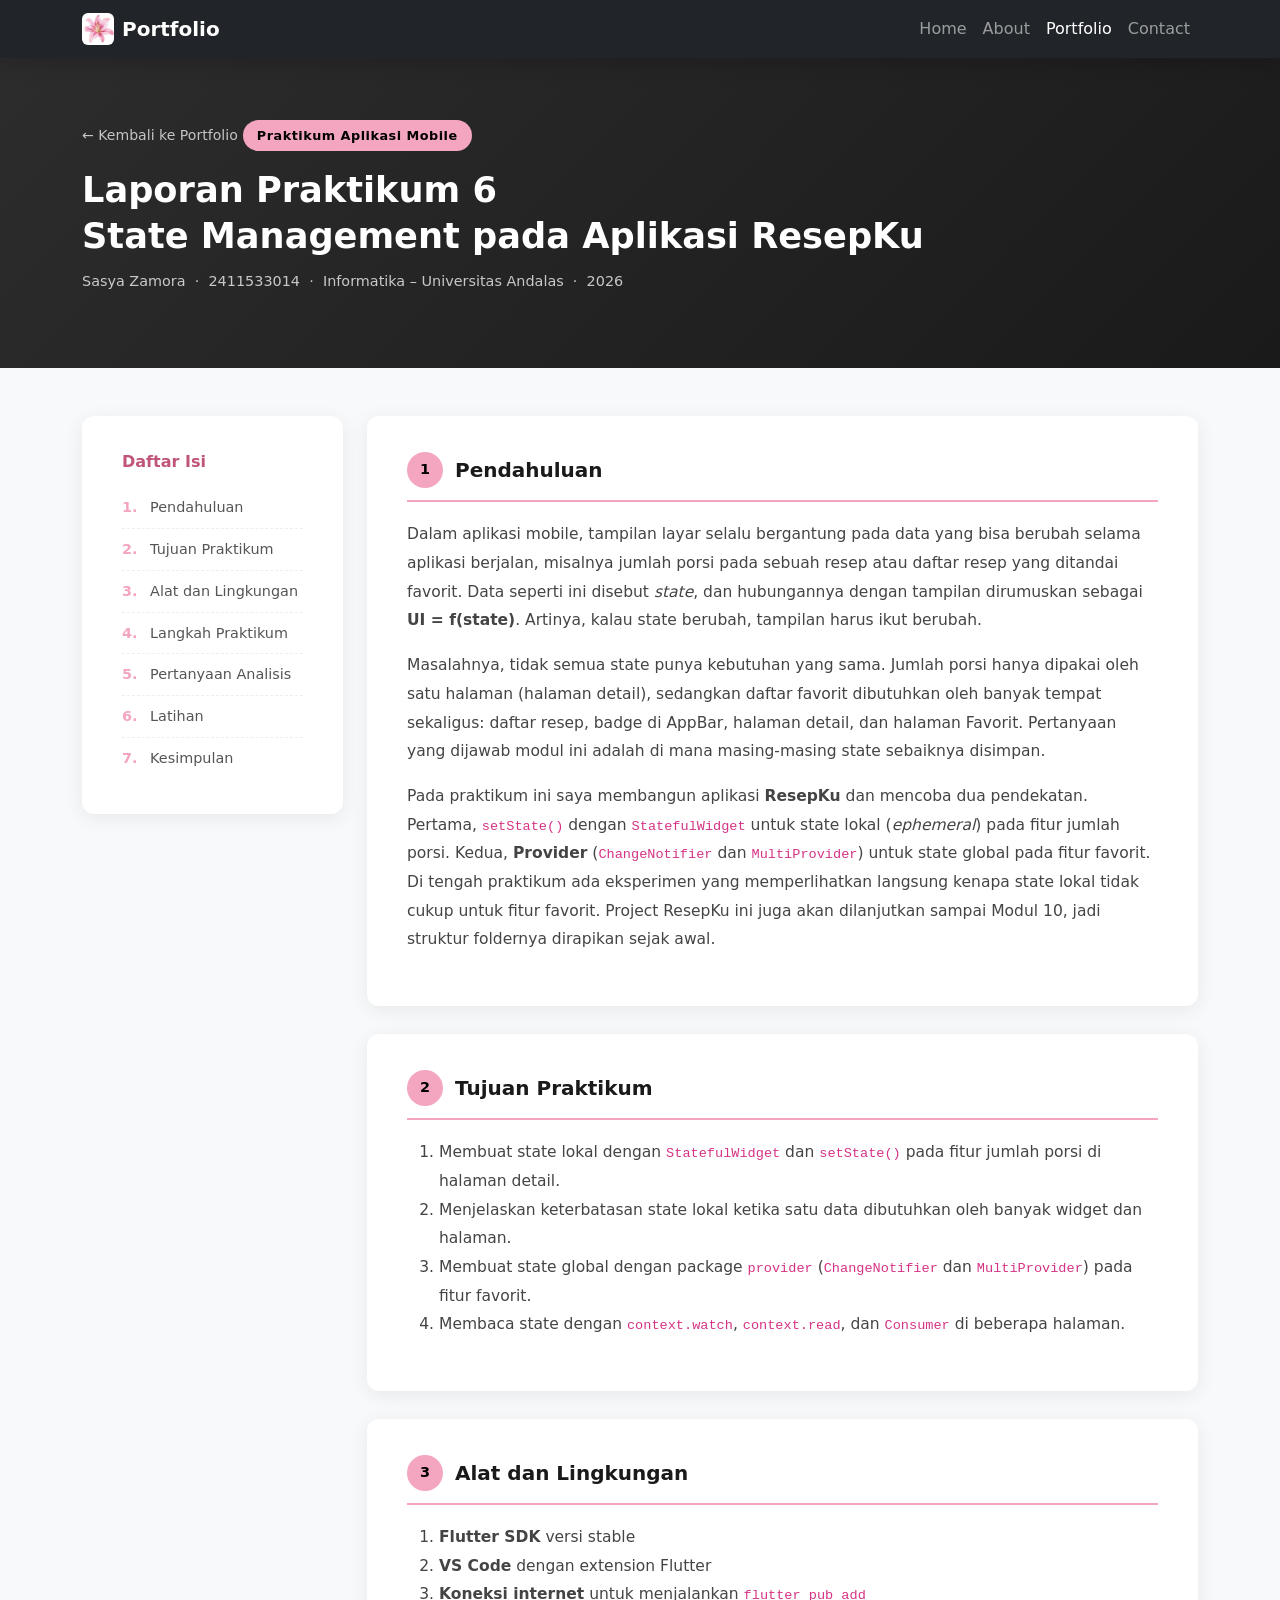
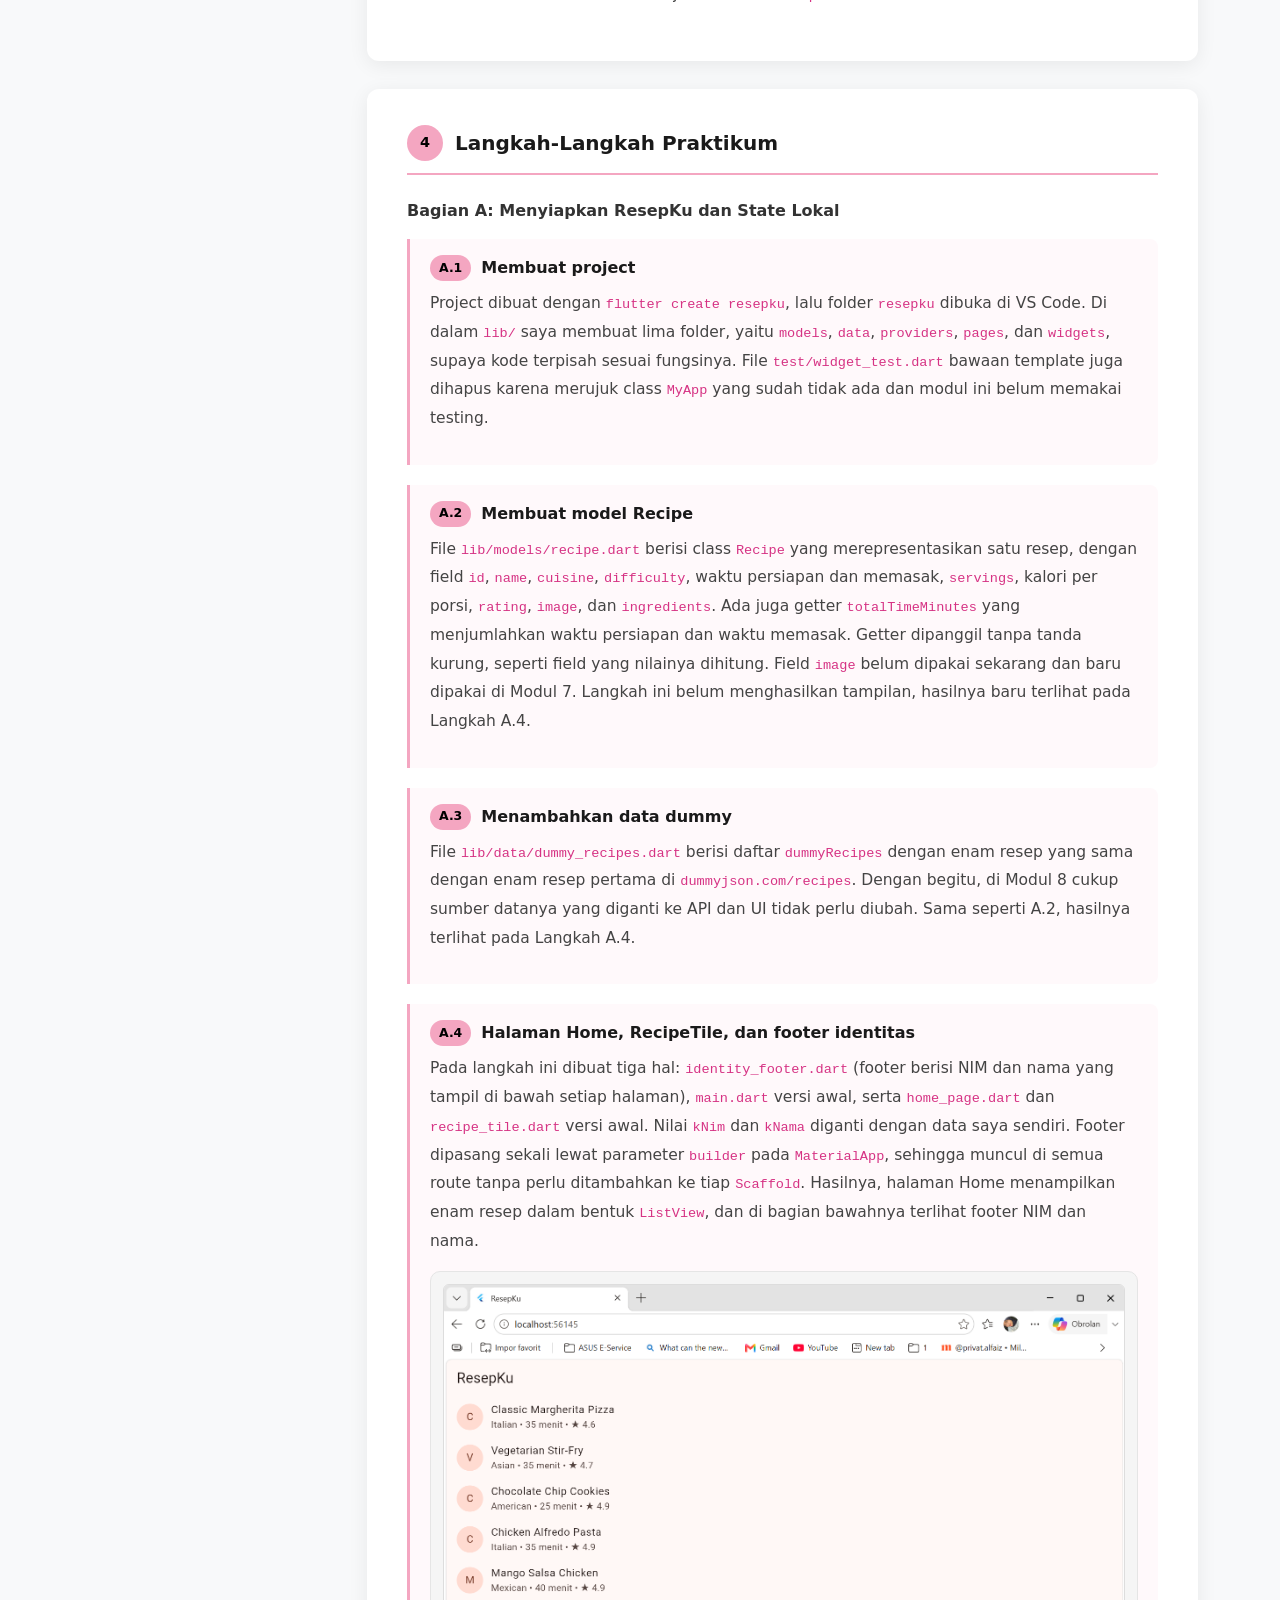
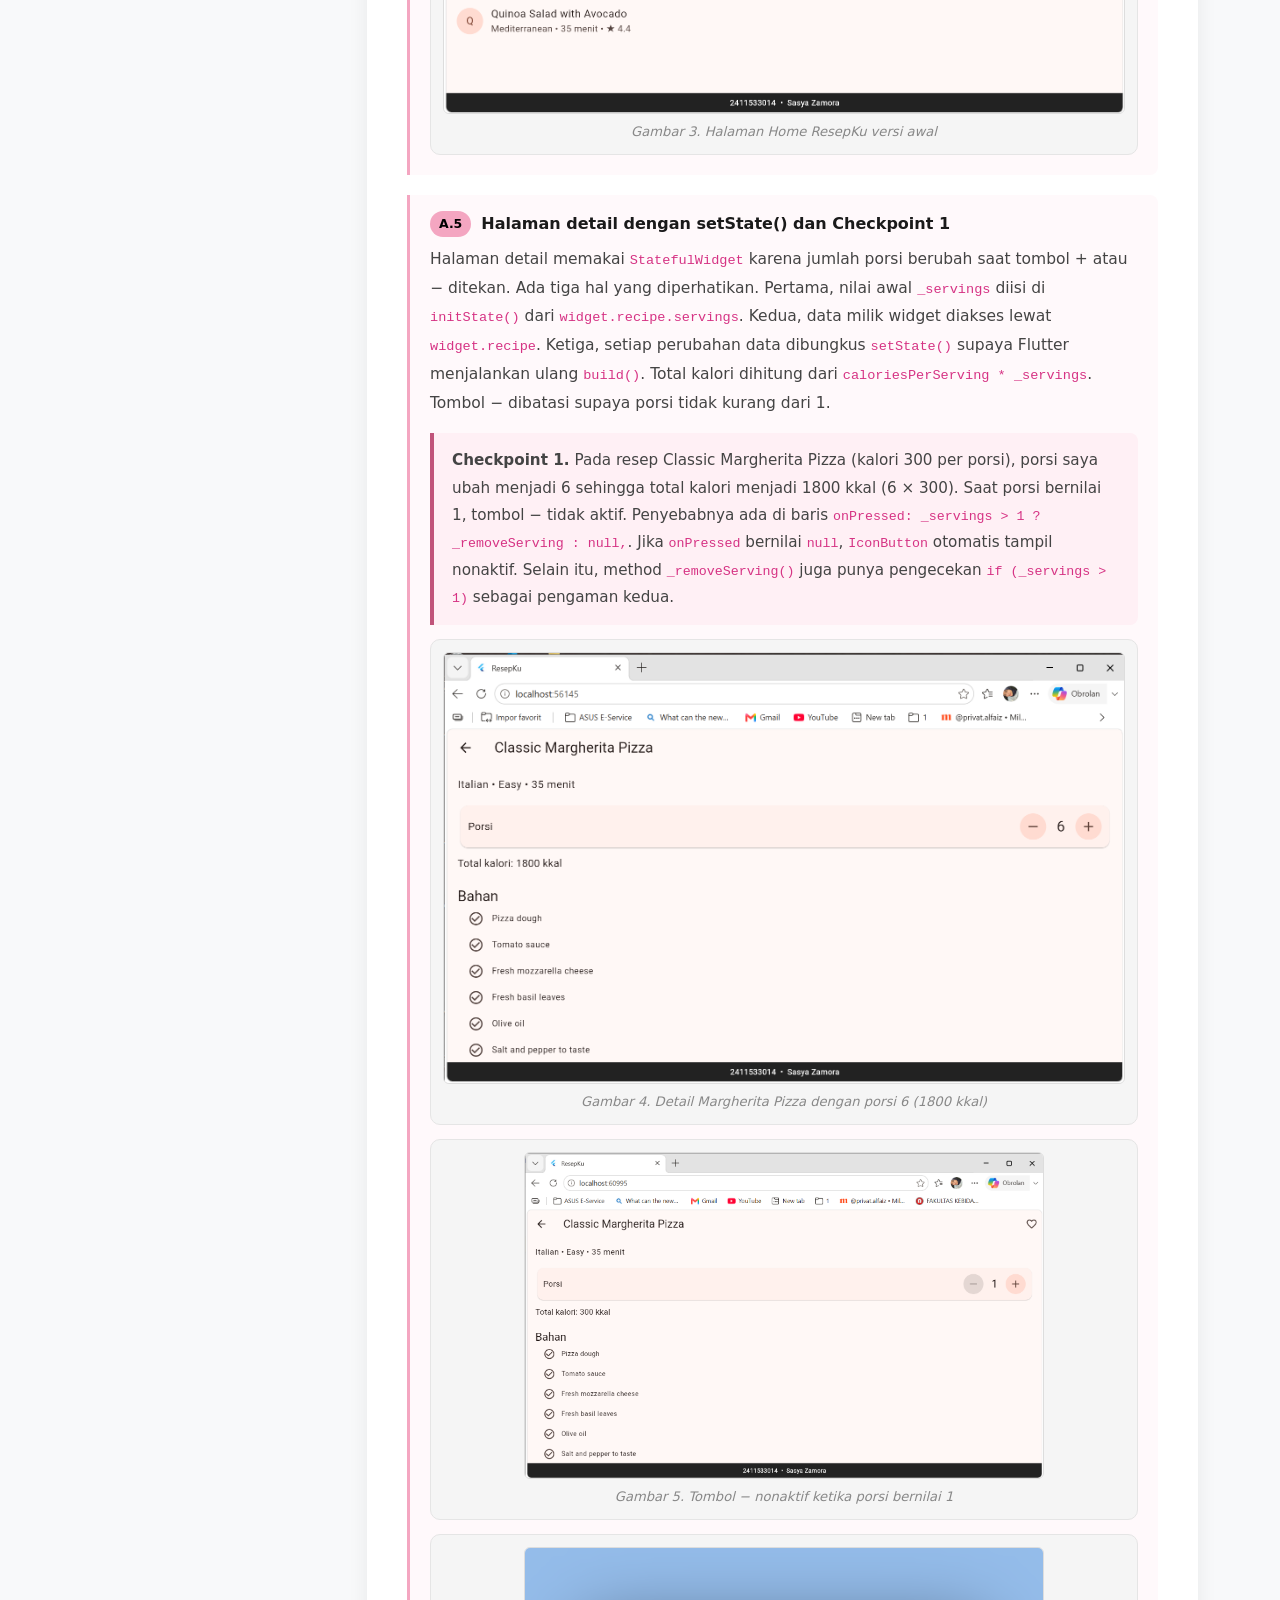
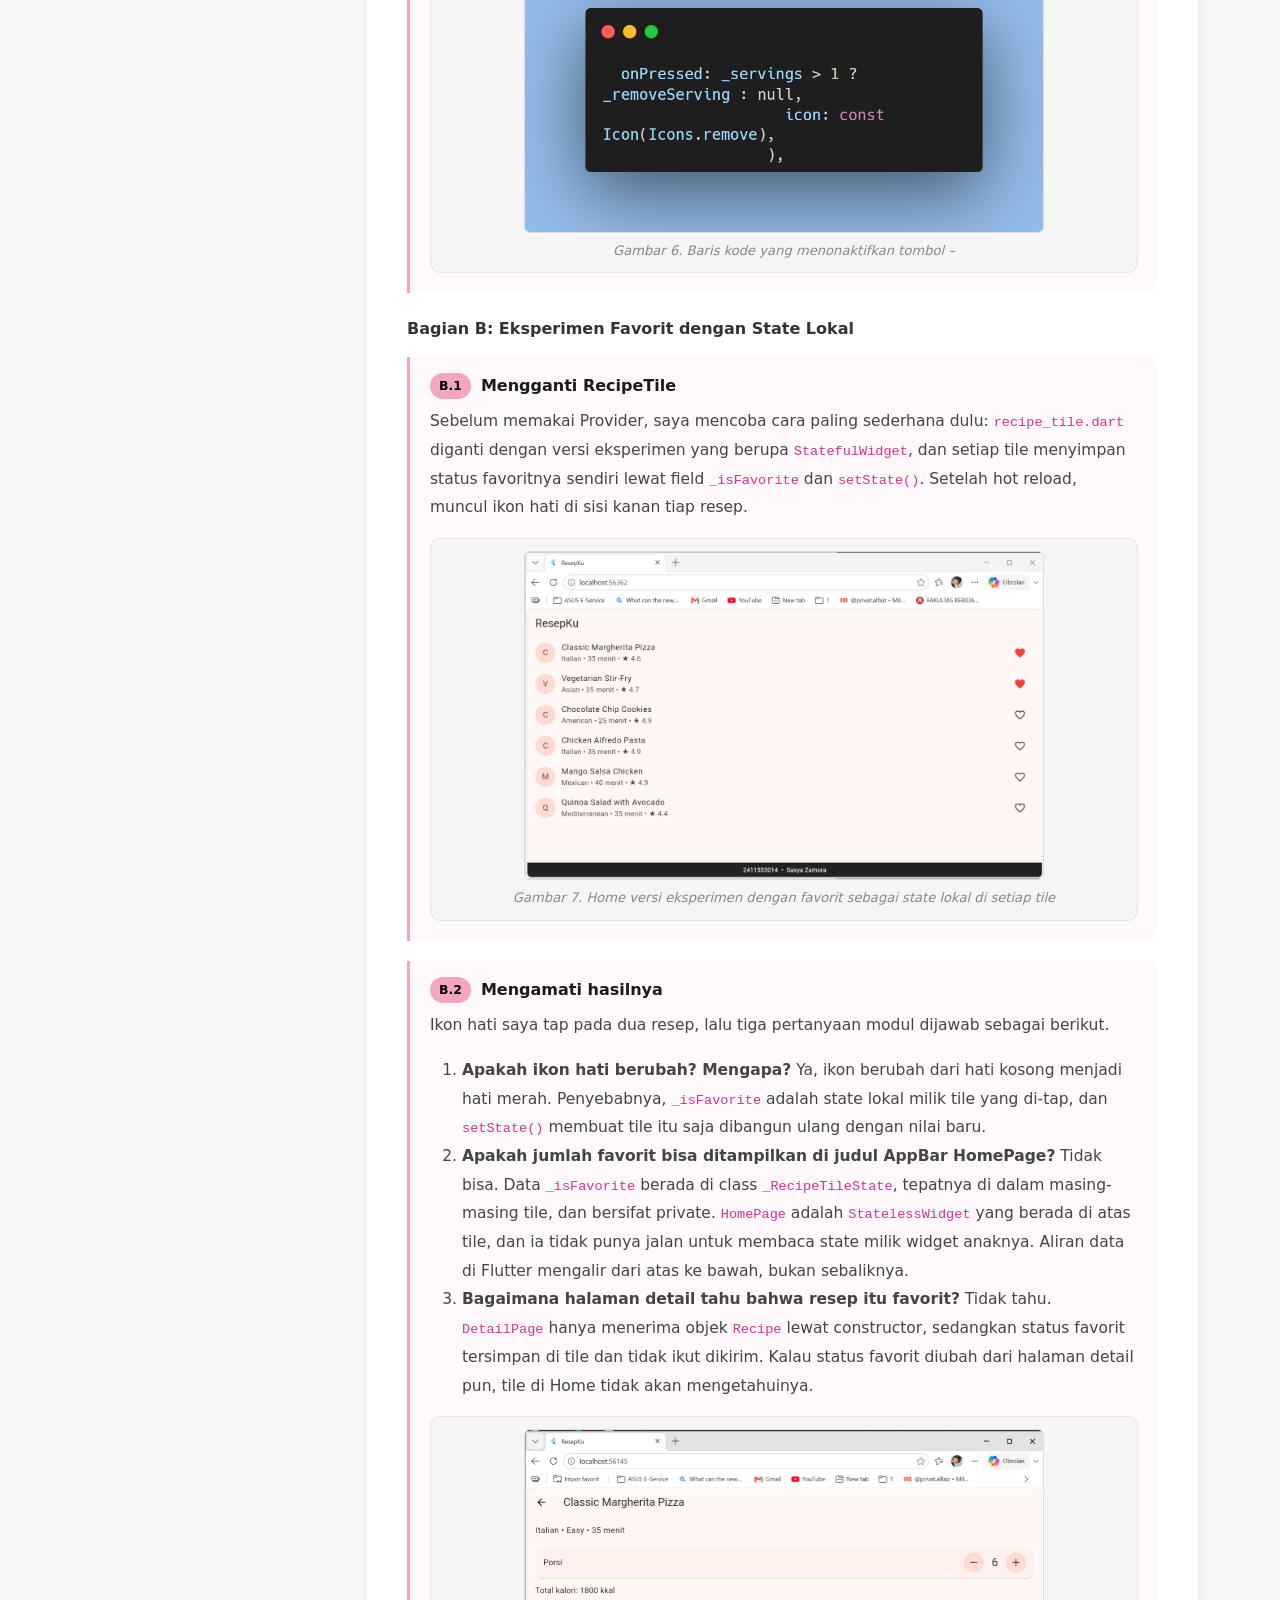
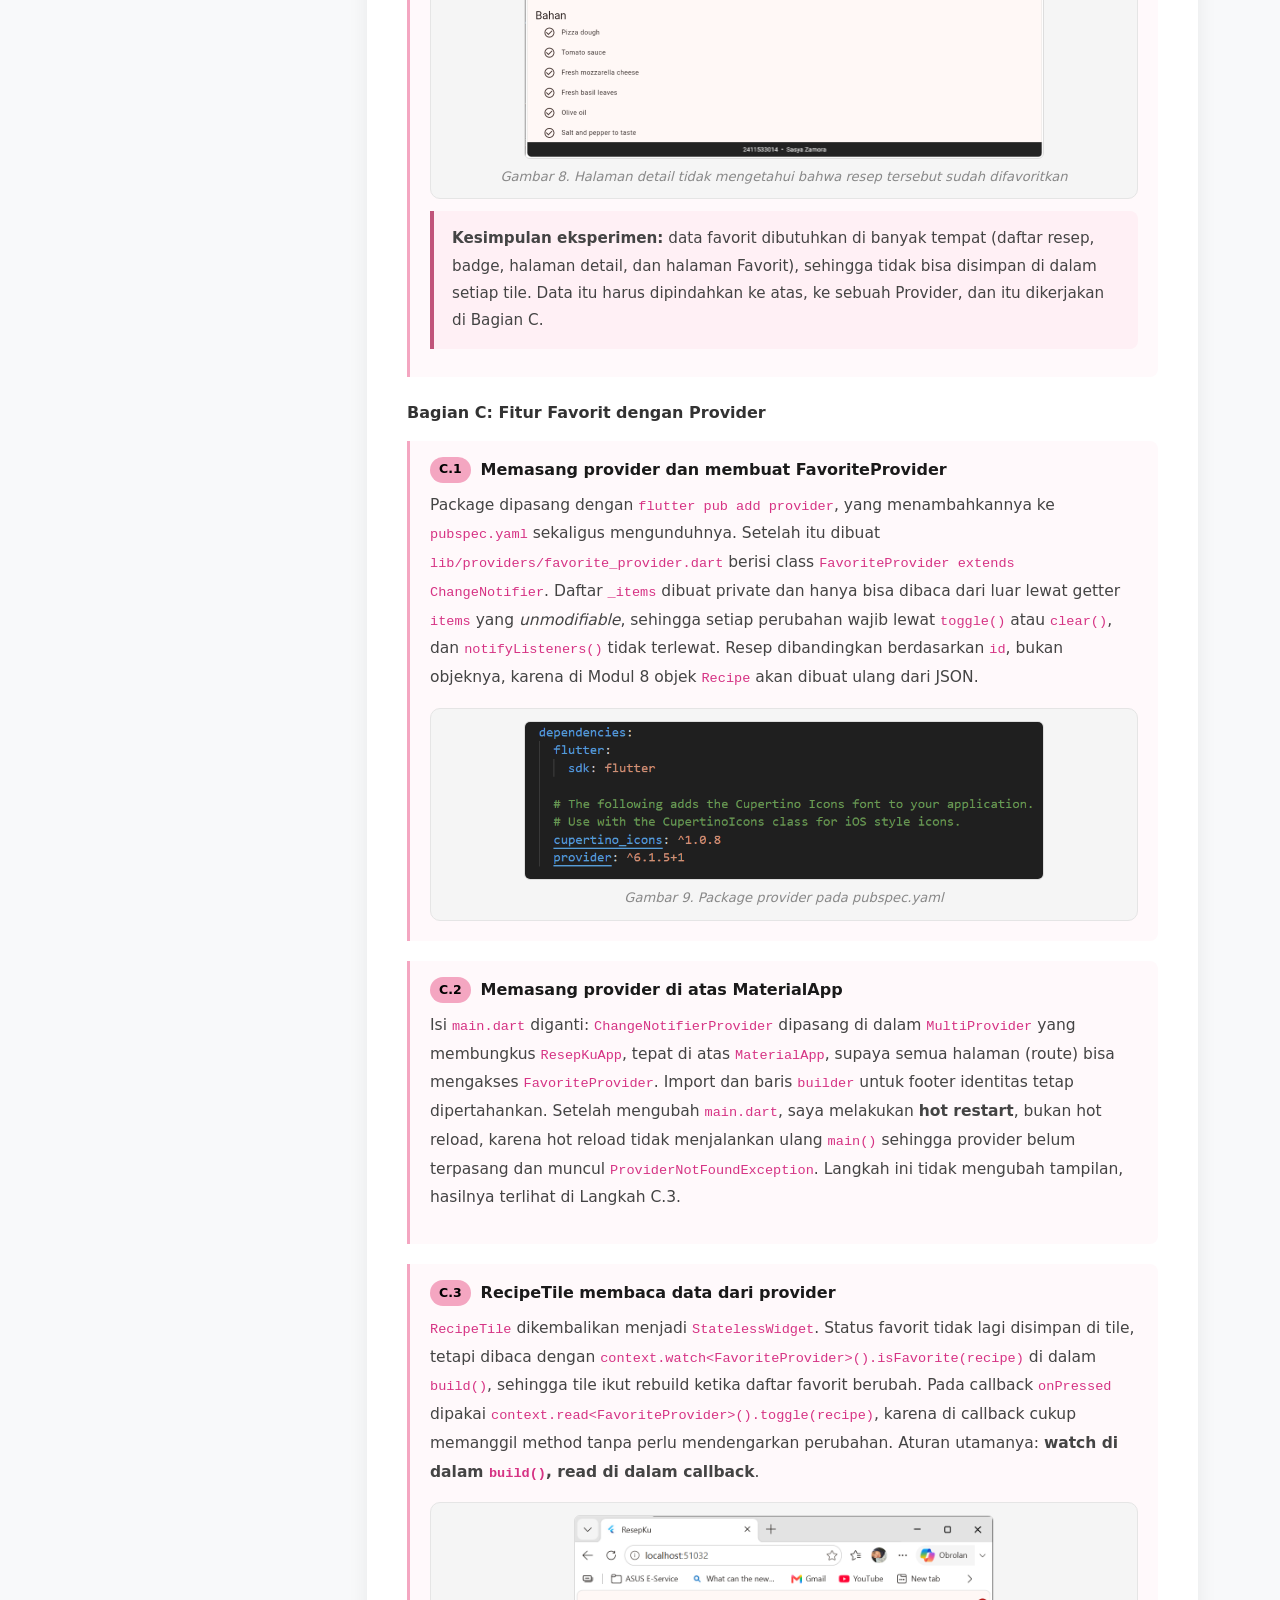
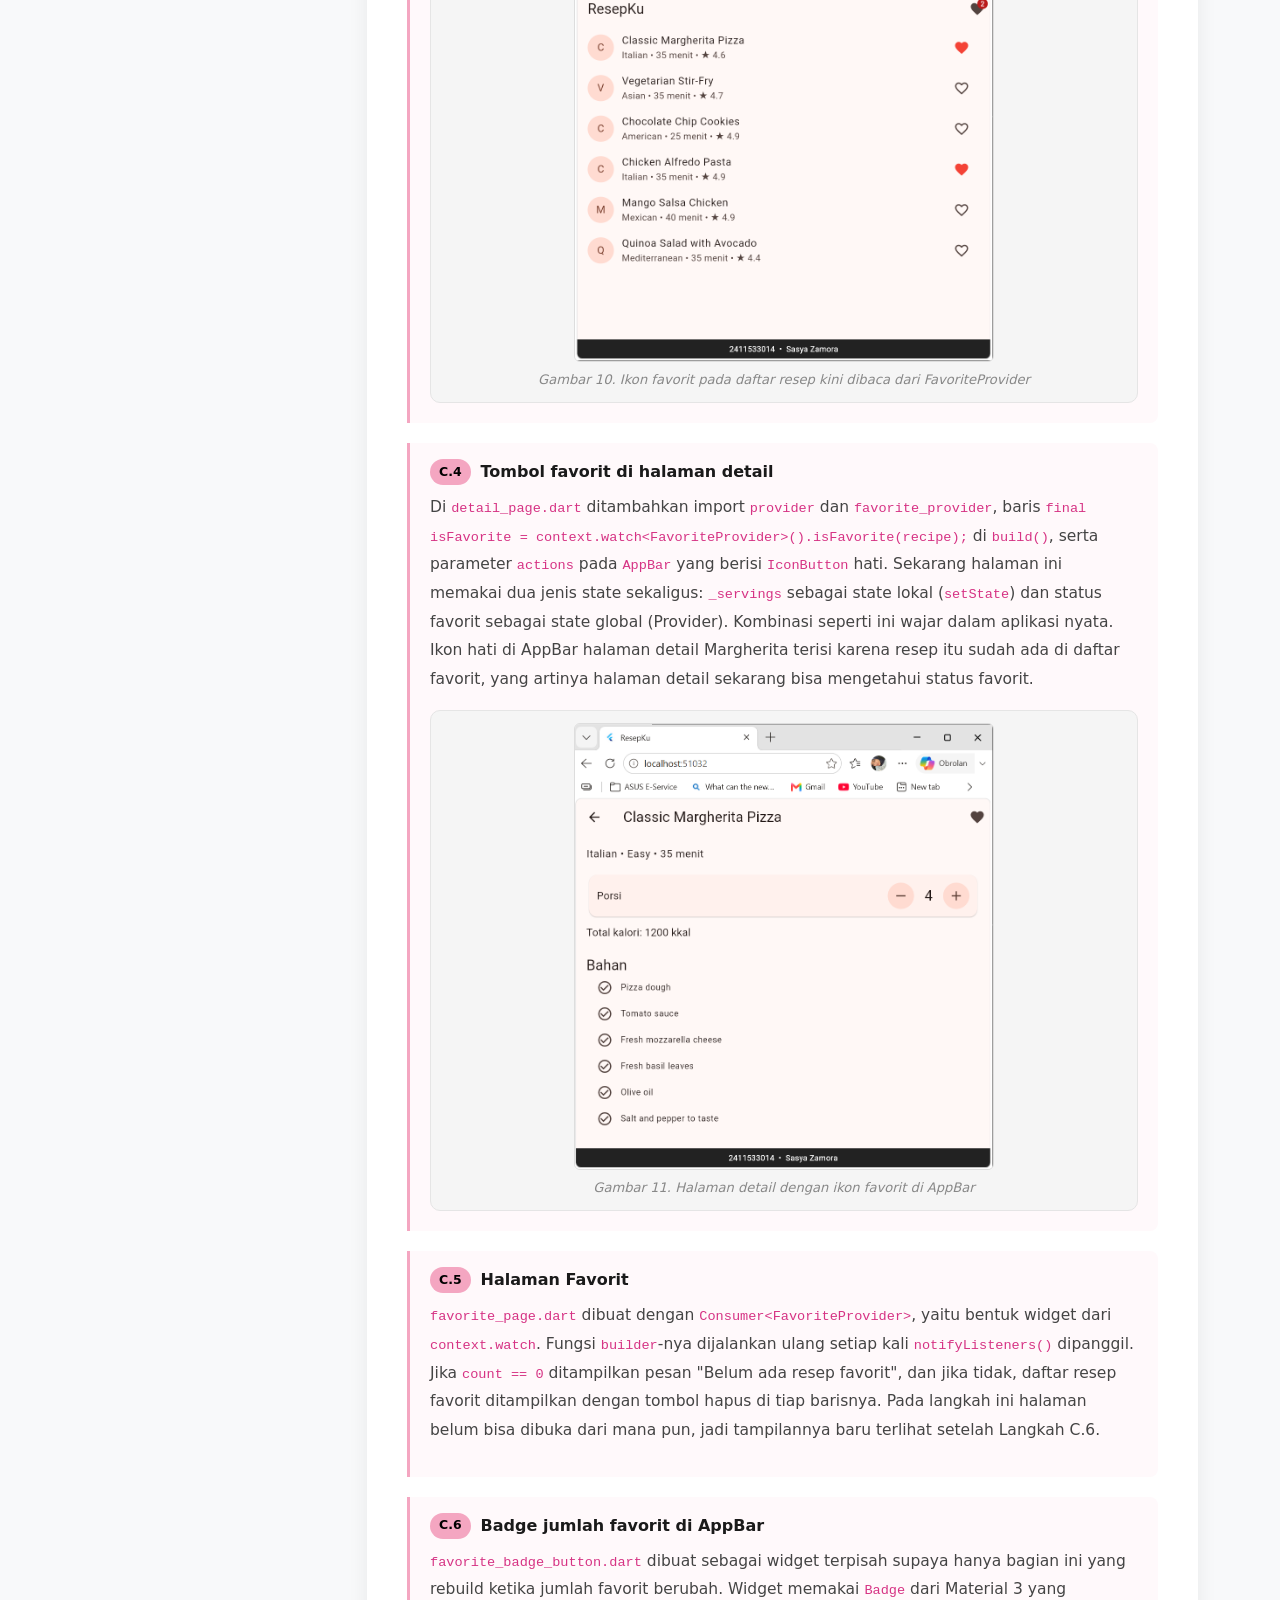
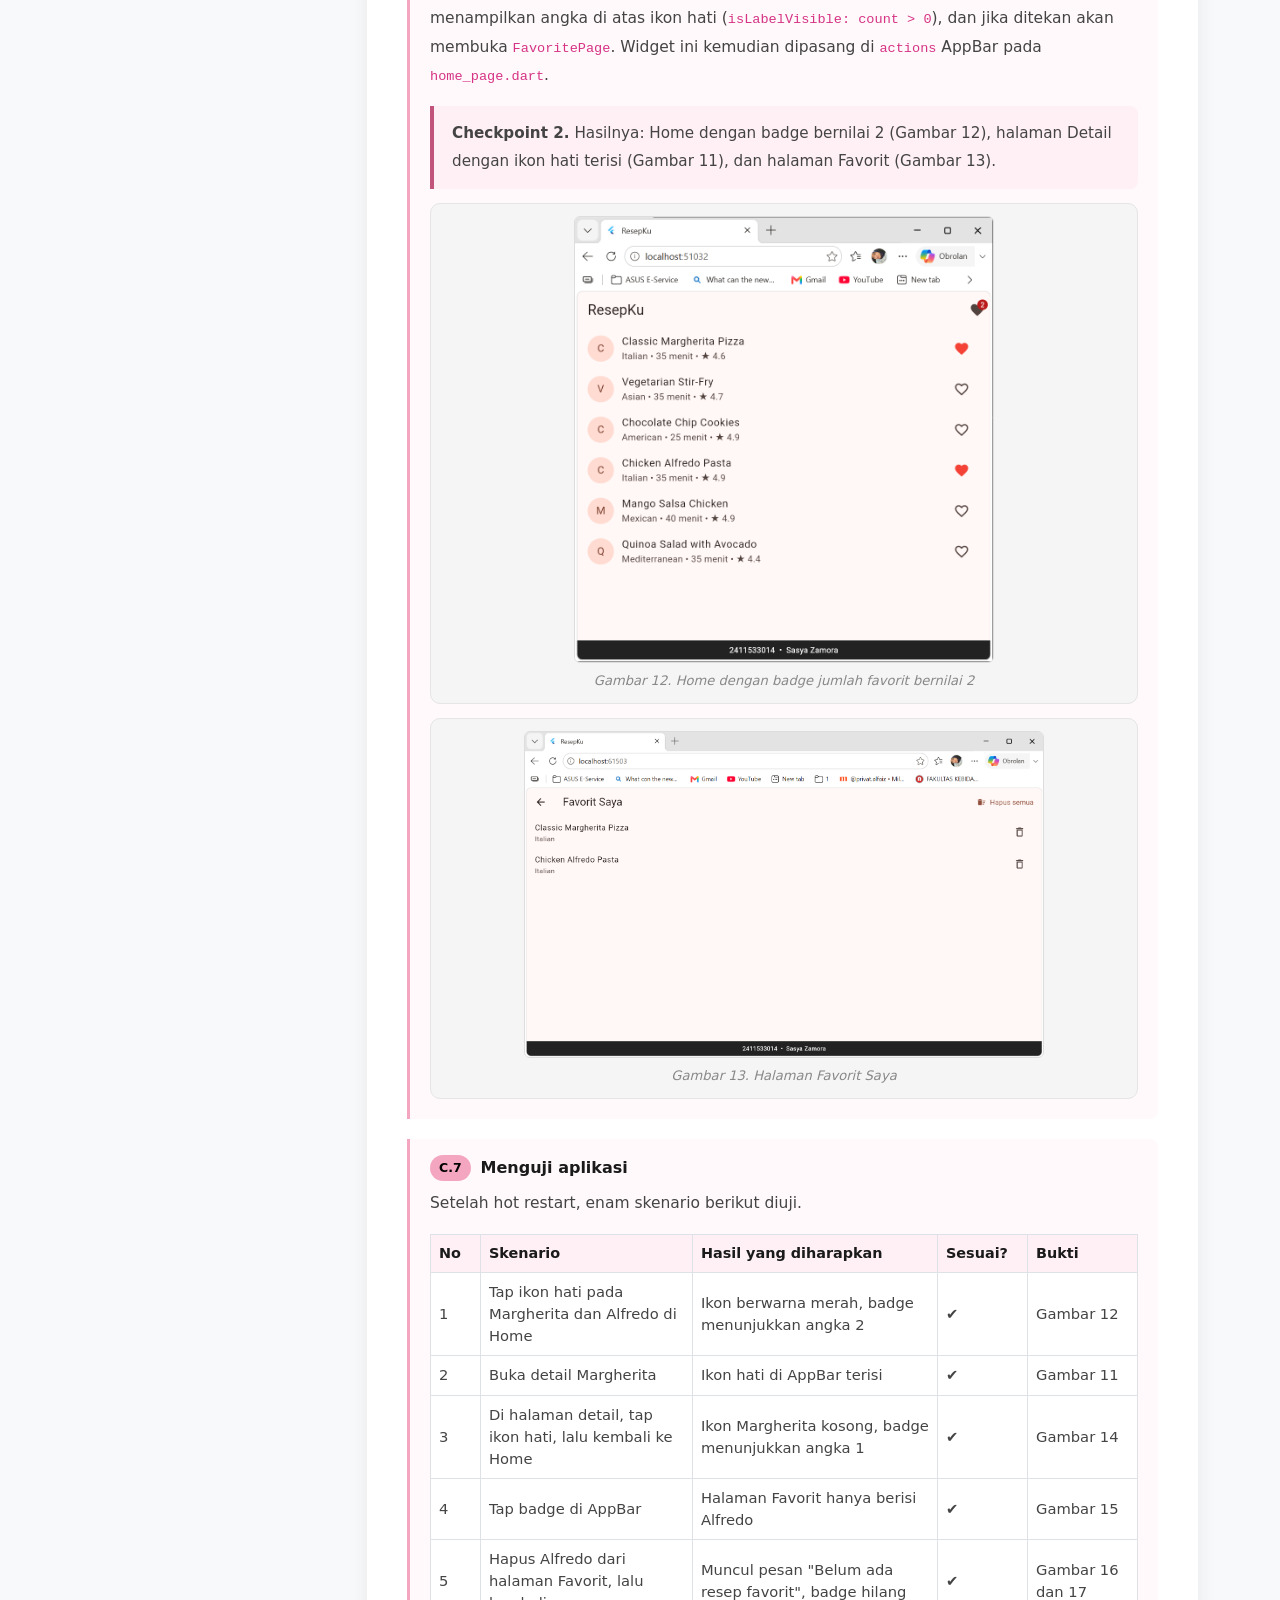
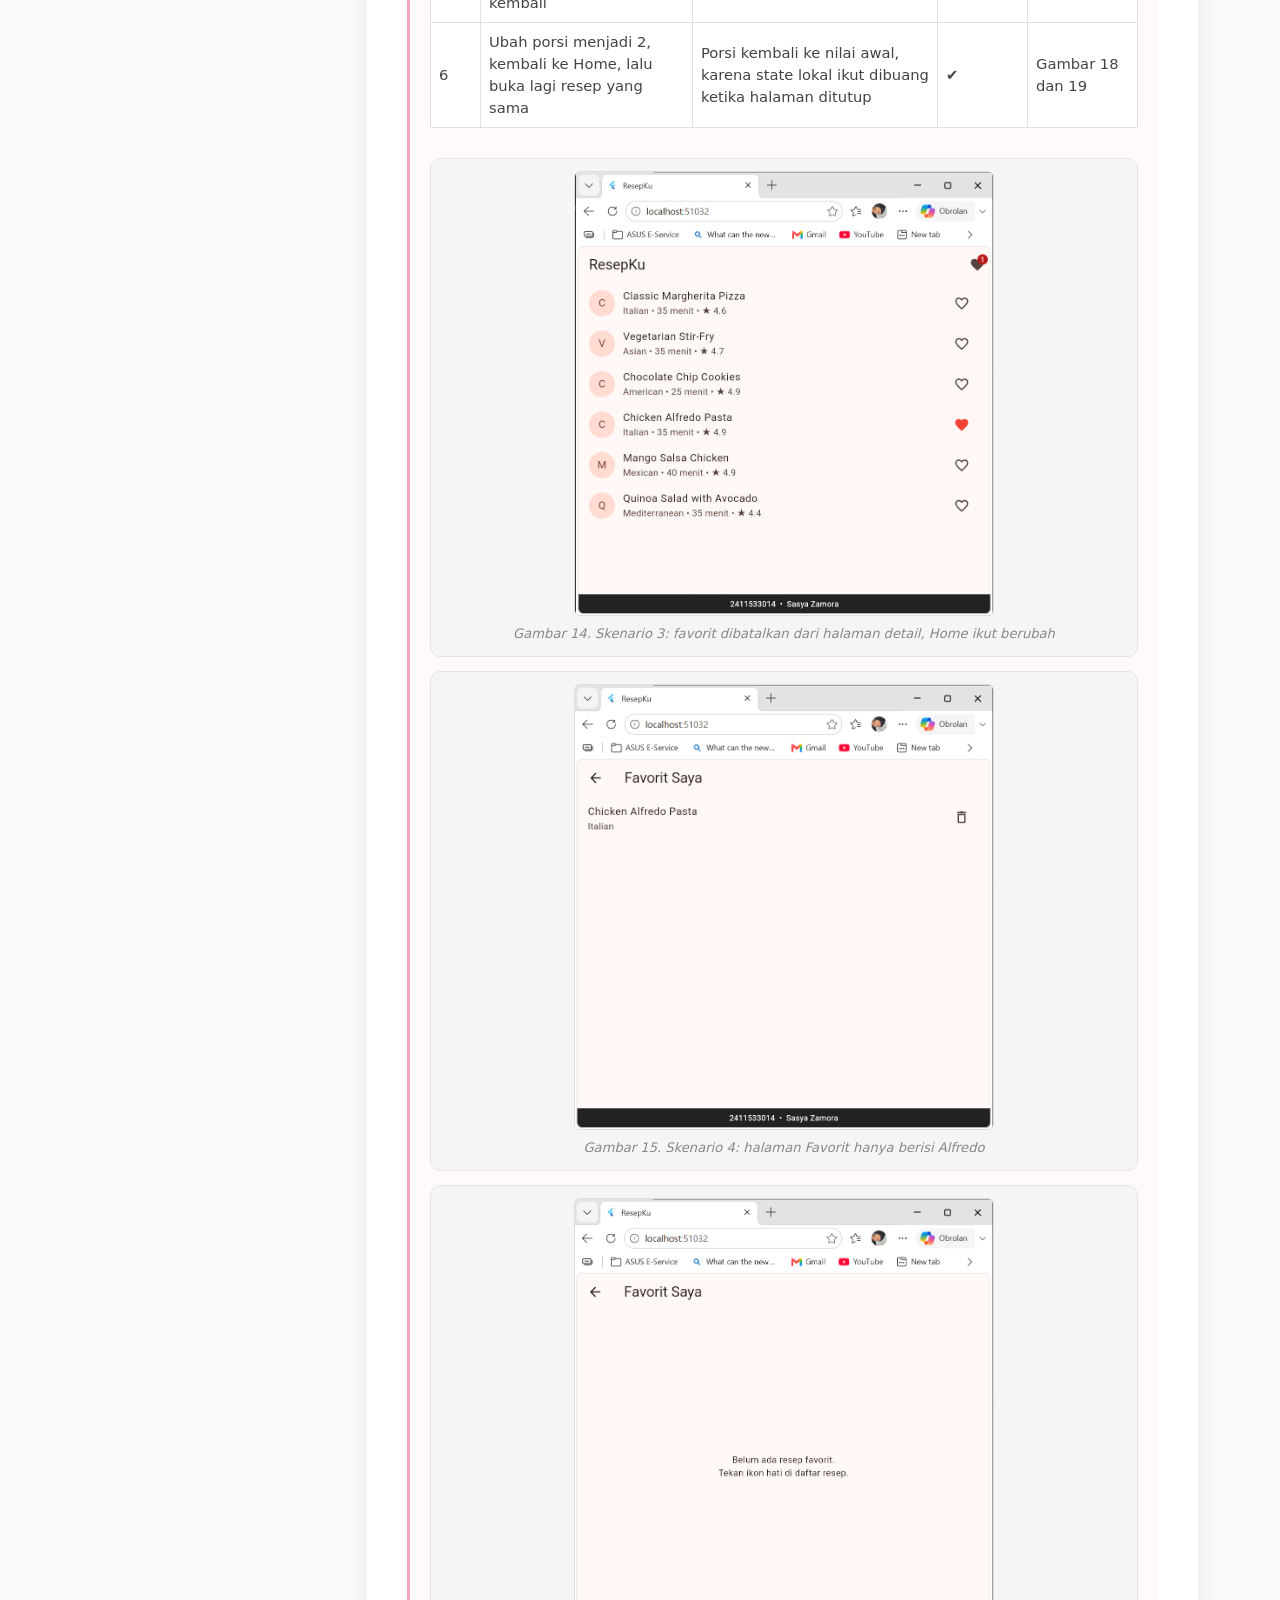
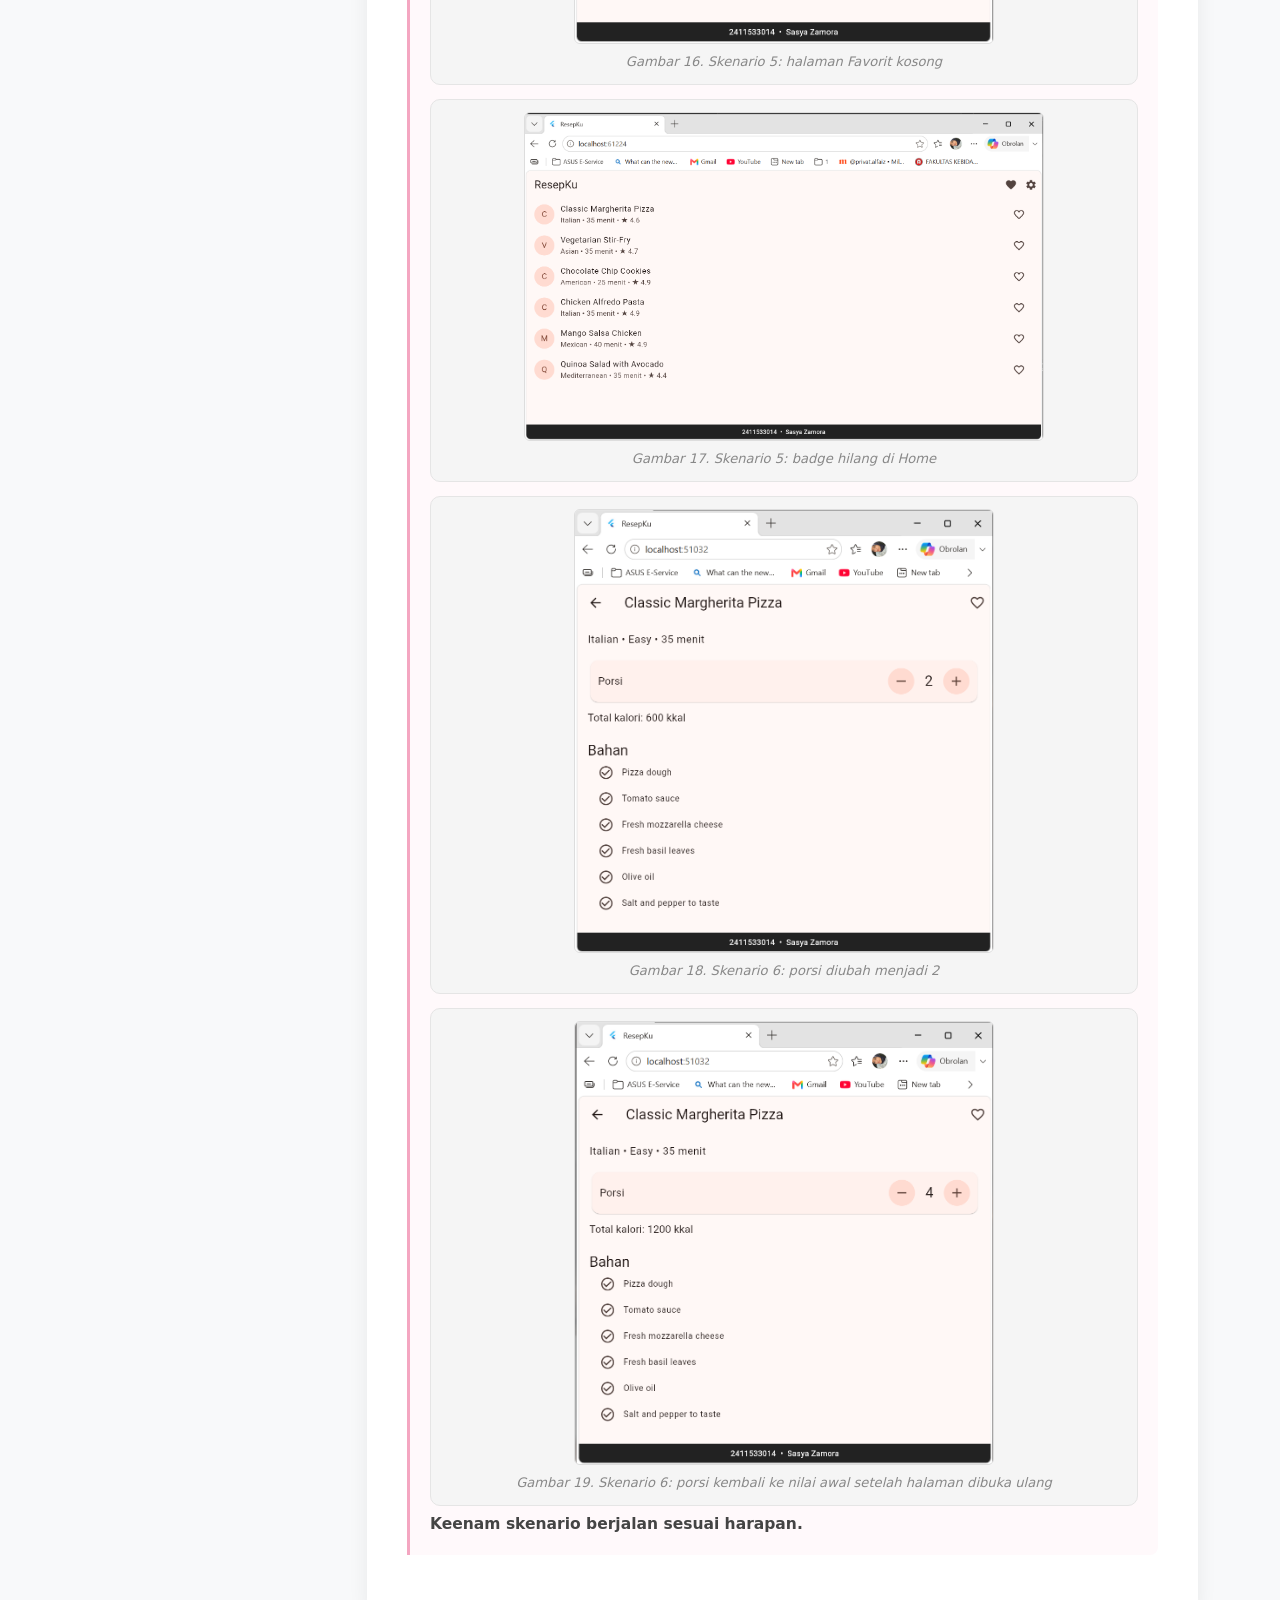
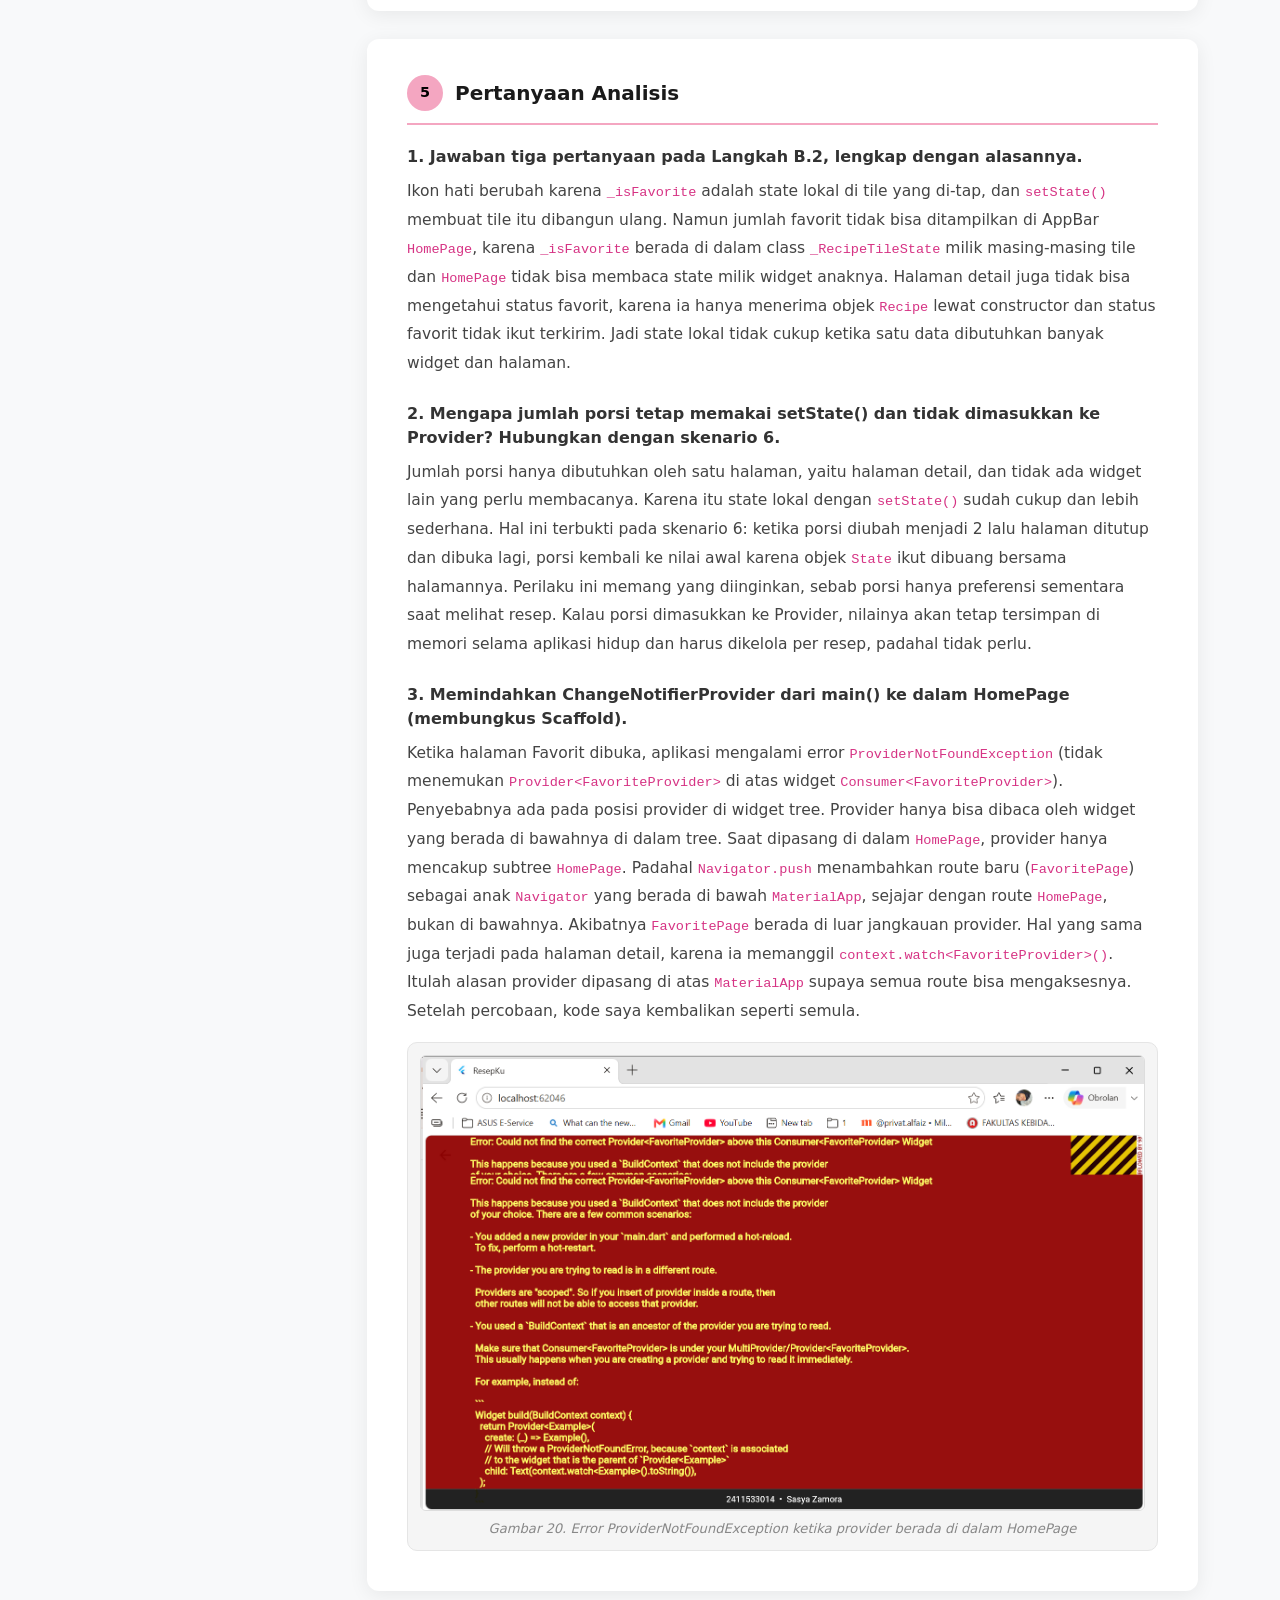
<file: laprak_6_aplikasi_mobile.html>
<!DOCTYPE html>
<html lang="id">
<head>
    <meta charset="UTF-8">
    <meta name="viewport" content="width=device-width, initial-scale=1.0">
    <title>Laporan Praktikum 6 - Portofolio</title>

    <link href="https://cdn.jsdelivr.net/npm/bootstrap@5.3.3/dist/css/bootstrap.min.css" rel="stylesheet">
    <link rel="stylesheet" href="style.css">

    <style>
        body {
            background-color: #f8f9fa;
        }

        .laprak-hero {
            background: linear-gradient(135deg, #2d2d2d 0%, #1a1a1a 100%);
            padding: 120px 0 60px;
            color: white;
        }

        .laprak-hero .badge-subject {
            background-color: #f4a6c1;
            color: #000;
            font-size: 0.8rem;
            font-weight: 600;
            padding: 6px 14px;
            border-radius: 20px;
            display: inline-block;
            margin-bottom: 16px;
            letter-spacing: 0.5px;
        }

        .laprak-hero h1 {
            font-weight: 800;
            font-size: 2.2rem;
            line-height: 1.3;
        }

        .laprak-hero .meta-info {
            opacity: 0.75;
            font-size: 0.9rem;
            margin-top: 12px;
        }

        .content-card {
            background: #fff;
            border-radius: 12px;
            padding: 36px 40px;
            box-shadow: 0 4px 20px rgba(0,0,0,0.07);
            margin-bottom: 28px;
        }

        .section-number {
            display: inline-flex;
            align-items: center;
            justify-content: center;
            width: 36px;
            height: 36px;
            background-color: #f4a6c1;
            color: #000;
            border-radius: 50%;
            font-weight: 700;
            font-size: 0.9rem;
            margin-right: 12px;
            flex-shrink: 0;
        }

        .section-heading {
            display: flex;
            align-items: center;
            font-size: 1.25rem;
            font-weight: 700;
            color: #1a1a1a;
            margin-bottom: 18px;
            padding-bottom: 12px;
            border-bottom: 2px solid #f4a6c1;
        }

        .sub-heading {
            font-size: 1rem;
            font-weight: 700;
            color: #333;
            margin: 20px 0 8px;
        }

        .content-card p,
        .content-card li {
            line-height: 1.85;
            color: #444;
            font-size: 0.97rem;
        }

        .step-box {
            border-left: 3px solid #f4a6c1;
            padding: 16px 20px;
            background: #fff9fb;
            border-radius: 0 8px 8px 0;
            margin-bottom: 20px;
        }

        .step-box .step-title {
            font-weight: 700;
            color: #1a1a1a;
            margin-bottom: 8px;
            display: flex;
            align-items: center;
            gap: 10px;
        }

        .step-number-badge {
            background: #f4a6c1;
            color: #000;
            width: 26px;
            height: 26px;
            border-radius: 50%;
            display: inline-flex;
            align-items: center;
            justify-content: center;
            font-size: 0.78rem;
            font-weight: 700;
            flex-shrink: 0;
        }

        .code-block {
            background: #1e1e2e;
            color: #cdd6f4;
            border-radius: 8px;
            padding: 14px 18px;
            font-family: 'Courier New', Courier, monospace;
            font-size: 0.875rem;
            line-height: 1.6;
            overflow-x: auto;
            margin: 10px 0 14px;
        }

        .code-block .cmd {
            color: #a6e3a1;
        }

        .code-block .comment {
            color: #6c7086;
        }

        figure.screenshot {
            background: #f5f5f5;
            border: 1px solid #e5e5e5;
            border-radius: 10px;
            padding: 12px;
            margin: 14px 0 4px;
            text-align: center;
        }

        figure.screenshot img {
            max-width: 100%;
            border-radius: 6px;
            border: 1px solid #ddd;
            display: block;
            margin: 0 auto;
        }

        figcaption {
            font-size: 0.82rem;
            color: #888;
            font-style: italic;
            margin-top: 8px;
            text-align: center;
        }

        .tag-pill {
            display: inline-block;
            background: #fff0f5;
            border: 1px solid #f4a6c1;
            color: #c0547a;
            border-radius: 20px;
            padding: 4px 12px;
            font-size: 0.82rem;
            font-weight: 500;
            margin: 3px 2px;
        }

        .mvc-card {
            border: 1px solid #ffe0ec;
            border-radius: 10px;
            padding: 18px 20px;
            background: #fff9fb;
            margin-bottom: 14px;
        }

        .mvc-card .mvc-label {
            font-weight: 700;
            font-size: 0.95rem;
            color: #c0547a;
            margin-bottom: 6px;
        }

        .mvc-card code {
            background: #fce4ec;
            color: #880e4f;
            padding: 2px 7px;
            border-radius: 4px;
            font-size: 0.82rem;
        }

        .conclusion-box {
            background: linear-gradient(135deg, #fff0f5, #fff);
            border: 1px solid #f4a6c1;
            border-radius: 10px;
            padding: 22px 26px;
        }

        .toc-list {
            list-style: none;
            padding: 0;
            margin: 0;
        }

        .toc-list li {
            padding: 6px 0;
            border-bottom: 1px dashed #eee;
        }

        .toc-list li:last-child {
            border-bottom: none;
        }

        .toc-list a {
            color: #555;
            text-decoration: none;
            font-size: 0.9rem;
            transition: color 0.2s;
        }

        .toc-list a:hover {
            color: #f4a6c1;
        }

        .toc-list .toc-num {
            color: #f4a6c1;
            font-weight: 700;
            margin-right: 8px;
        }

        .back-btn {
            background-color: #f4a6c1;
            border-color: #f4a6c1;
            color: #000;
            font-weight: 600;
            border-radius: 20px;
            padding: 8px 22px;
        }

        .back-btn:hover {
            background-color: #e68fb0;
            border-color: #e68fb0;
            color: #000;
        }

        @media (max-width: 768px) {
            .content-card {
                padding: 24px 20px;
            }
            .laprak-hero h1 {
                font-size: 1.6rem;
            }
        }

        /* ---- tambahan khusus laprak 6 ---- */
        .step-number-badge.wide {
            width: auto;
            min-width: 34px;
            padding: 0 9px;
            border-radius: 13px;
        }

        .checkpoint-box {
            background: #fff0f5;
            border-left: 4px solid #c0547a;
            border-radius: 0 8px 8px 0;
            padding: 14px 18px;
            margin: 12px 0;
            line-height: 1.8;
            color: #444;
            font-size: 0.95rem;
        }

        figure.screenshot.mid img {
            max-width: 520px;
        }

        figure.screenshot.sq img {
            max-width: 420px;
        }

        figure.screenshot.tall img {
            max-width: 460px;
        }

        .test-table th {
            background-color: #fff0f5;
            color: #1a1a1a;
            font-size: 0.9rem;
        }

        .test-table td {
            font-size: 0.92rem;
            color: #444;
        }
    </style>
</head>
<body>

<!-- NAVBAR -->
<nav class="navbar navbar-expand-lg navbar-dark bg-dark fixed-top shadow">
    <div class="container">
        <a class="navbar-brand d-flex align-items-center fw-semibold" href="index.html">
            <img src="images/logo.jpeg" alt="Logo" width="32" height="32" class="me-2 rounded">
            Portfolio
        </a>
        <button class="navbar-toggler" type="button" data-bs-toggle="collapse" data-bs-target="#navMenu">
            <span class="navbar-toggler-icon"></span>
        </button>
        <div class="collapse navbar-collapse" id="navMenu">
            <ul class="navbar-nav ms-auto mb-2 mb-lg-0">
                <li class="nav-item"><a class="nav-link fw-medium" href="index.html">Home</a></li>
                <li class="nav-item"><a class="nav-link fw-medium" href="about.html">About</a></li>
                <li class="nav-item"><a class="nav-link active fw-medium" href="portfolio.html">Portfolio</a></li>
                <li class="nav-item"><a class="nav-link fw-medium" href="contact.html">Contact</a></li>
            </ul>
        </div>
    </div>
</nav>

<!-- HERO -->
<div class="laprak-hero">
    <div class="container">
        <a href="portfolio.html" class="text-decoration-none text-light opacity-75 d-inline-flex align-items-center gap-2 mb-3" style="font-size:0.88rem;">
            ← Kembali ke Portfolio
        </a>
        <div class="badge-subject">Praktikum Aplikasi Mobile</div>
        <h1>Laporan Praktikum 6<br>State Management pada Aplikasi ResepKu</h1>
        <p class="meta-info">
            Sasya Zamora &nbsp;·&nbsp; 2411533014 &nbsp;·&nbsp; Informatika – Universitas Andalas &nbsp;·&nbsp; 2026
        </p>
    </div>
</div>

<!-- MAIN CONTENT -->
<div class="container py-5">
    <div class="row g-4">

        <!-- TABLE OF CONTENTS (sidebar) -->
        <div class="col-lg-3 d-none d-lg-block">
            <div class="content-card sticky-top" style="top: 90px;">
                <h6 class="fw-bold mb-3" style="color:#c0547a;">Daftar Isi</h6>
                <ul class="toc-list">
                    <li><a href="#pendahuluan"><span class="toc-num">1.</span> Pendahuluan</a></li>
                    <li><a href="#tujuan"><span class="toc-num">2.</span> Tujuan Praktikum</a></li>
                    <li><a href="#alat"><span class="toc-num">3.</span> Alat dan Lingkungan</a></li>
                    <li><a href="#langkah"><span class="toc-num">4.</span> Langkah Praktikum</a></li>
                    <li><a href="#analisis"><span class="toc-num">5.</span> Pertanyaan Analisis</a></li>
                    <li><a href="#latihan"><span class="toc-num">6.</span> Latihan</a></li>
                    <li><a href="#kesimpulan"><span class="toc-num">7.</span> Kesimpulan</a></li>
                </ul>
            </div>
        </div>

        <!-- CONTENT -->
        <div class="col-lg-9">

            <div class="content-card" id="pendahuluan">
                <div class="section-heading">
                    <span class="section-number">1</span> Pendahuluan
                </div>
                <p>
                    Dalam aplikasi mobile, tampilan layar selalu bergantung pada data yang bisa berubah selama
                    aplikasi berjalan, misalnya jumlah porsi pada sebuah resep atau daftar resep yang ditandai
                    favorit. Data seperti ini disebut <em>state</em>, dan hubungannya dengan tampilan dirumuskan
                    sebagai <strong>UI = f(state)</strong>. Artinya, kalau state berubah, tampilan harus ikut
                    berubah.
                </p>
                <p>
                    Masalahnya, tidak semua state punya kebutuhan yang sama. Jumlah porsi hanya dipakai oleh satu
                    halaman (halaman detail), sedangkan daftar favorit dibutuhkan oleh banyak tempat sekaligus:
                    daftar resep, badge di AppBar, halaman detail, dan halaman Favorit. Pertanyaan yang dijawab
                    modul ini adalah di mana masing-masing state sebaiknya disimpan.
                </p>
                <p>
                    Pada praktikum ini saya membangun aplikasi <strong>ResepKu</strong> dan mencoba dua pendekatan.
                    Pertama, <code>setState()</code> dengan <code>StatefulWidget</code> untuk state lokal
                    (<em>ephemeral</em>) pada fitur jumlah porsi. Kedua, <strong>Provider</strong>
                    (<code>ChangeNotifier</code> dan <code>MultiProvider</code>) untuk state global pada fitur
                    favorit. Di tengah praktikum ada eksperimen yang memperlihatkan langsung kenapa state lokal
                    tidak cukup untuk fitur favorit. Project ResepKu ini juga akan dilanjutkan sampai Modul 10,
                    jadi struktur foldernya dirapikan sejak awal.
                </p>
            </div>

            <div class="content-card" id="tujuan">
                <div class="section-heading">
                    <span class="section-number">2</span> Tujuan Praktikum
                </div>
                <ol>
                    <li>Membuat state lokal dengan <code>StatefulWidget</code> dan <code>setState()</code> pada fitur jumlah porsi di halaman detail.</li>
                    <li>Menjelaskan keterbatasan state lokal ketika satu data dibutuhkan oleh banyak widget dan halaman.</li>
                    <li>Membuat state global dengan package <code>provider</code> (<code>ChangeNotifier</code> dan <code>MultiProvider</code>) pada fitur favorit.</li>
                    <li>Membaca state dengan <code>context.watch</code>, <code>context.read</code>, dan <code>Consumer</code> di beberapa halaman.</li>
                </ol>
            </div>

            <div class="content-card" id="alat">
                <div class="section-heading">
                    <span class="section-number">3</span> Alat dan Lingkungan
                </div>
                <ol>
                    <li><strong>Flutter SDK</strong> versi stable</li>
                    <li><strong>VS Code</strong> dengan extension Flutter</li>
                    <li><strong>Koneksi internet</strong> untuk menjalankan <code>flutter pub add</code></li>
                </ol>
            </div>

            <div class="content-card" id="langkah">
                <div class="section-heading">
                    <span class="section-number">4</span> Langkah-Langkah Praktikum
                </div>
                <div class="sub-heading mt-4 mb-3">Bagian A: Menyiapkan ResepKu dan State Lokal</div>

                <div class="step-box">
                    <div class="step-title">
                        <span class="step-number-badge wide">A.1</span>
                        Membuat project
                    </div>
                    <p>
                        Project dibuat dengan <code>flutter create resepku</code>, lalu folder <code>resepku</code> dibuka di VS Code.
    Di dalam <code>lib/</code> saya membuat lima folder, yaitu <code>models</code>, <code>data</code>,
    <code>providers</code>, <code>pages</code>, dan <code>widgets</code>, supaya kode terpisah sesuai fungsinya.
    File <code>test/widget_test.dart</code> bawaan template juga dihapus karena merujuk class
    <code>MyApp</code> yang sudah tidak ada dan modul ini belum memakai testing.
                    </p>
                </div>

                <div class="step-box">
                    <div class="step-title">
                        <span class="step-number-badge wide">A.2</span>
                        Membuat model Recipe
                    </div>
                    <p>
                        File <code>lib/models/recipe.dart</code> berisi class <code>Recipe</code> yang merepresentasikan satu resep,
    dengan field <code>id</code>, <code>name</code>, <code>cuisine</code>, <code>difficulty</code>, waktu persiapan
    dan memasak, <code>servings</code>, kalori per porsi, <code>rating</code>, <code>image</code>, dan
    <code>ingredients</code>. Ada juga getter <code>totalTimeMinutes</code> yang menjumlahkan waktu persiapan dan
    waktu memasak. Getter dipanggil tanpa tanda kurung, seperti field yang nilainya dihitung. Field
    <code>image</code> belum dipakai sekarang dan baru dipakai di Modul 7. Langkah ini belum menghasilkan tampilan,
    hasilnya baru terlihat pada Langkah A.4.
                    </p>
                </div>

                <div class="step-box">
                    <div class="step-title">
                        <span class="step-number-badge wide">A.3</span>
                        Menambahkan data dummy
                    </div>
                    <p>
                        File <code>lib/data/dummy_recipes.dart</code> berisi daftar <code>dummyRecipes</code> dengan enam resep yang
    sama dengan enam resep pertama di <code>dummyjson.com/recipes</code>. Dengan begitu, di Modul 8 cukup sumber
    datanya yang diganti ke API dan UI tidak perlu diubah. Sama seperti A.2, hasilnya terlihat pada Langkah A.4.
                    </p>
                </div>

                <div class="step-box">
                    <div class="step-title">
                        <span class="step-number-badge wide">A.4</span>
                        Halaman Home, RecipeTile, dan footer identitas
                    </div>
                    <p>
                        Pada langkah ini dibuat tiga hal: <code>identity_footer.dart</code> (footer berisi NIM dan nama yang tampil di
    bawah setiap halaman), <code>main.dart</code> versi awal, serta <code>home_page.dart</code> dan
    <code>recipe_tile.dart</code> versi awal. Nilai <code>kNim</code> dan <code>kNama</code> diganti dengan data
    saya sendiri. Footer dipasang sekali lewat parameter <code>builder</code> pada <code>MaterialApp</code>,
    sehingga muncul di semua route tanpa perlu ditambahkan ke tiap <code>Scaffold</code>. Hasilnya, halaman Home
    menampilkan enam resep dalam bentuk <code>ListView</code>, dan di bagian bawahnya terlihat footer NIM dan
    nama.
                    </p>
                    <figure class="screenshot ">
                        <img src="./images/laprakappmob61.png" alt="Gambar 3. Halaman Home ResepKu versi awal">
                        <figcaption>Gambar 3. Halaman Home ResepKu versi awal</figcaption>
                    </figure>
                </div>

                <div class="step-box">
                    <div class="step-title">
                        <span class="step-number-badge wide">A.5</span>
                        Halaman detail dengan setState() dan Checkpoint 1
                    </div>
                    <p>
                        Halaman detail memakai <code>StatefulWidget</code> karena jumlah porsi berubah saat tombol + atau − ditekan.
    Ada tiga hal yang diperhatikan. Pertama, nilai awal <code>_servings</code> diisi di <code>initState()</code>
    dari <code>widget.recipe.servings</code>. Kedua, data milik widget diakses lewat <code>widget.recipe</code>.
    Ketiga, setiap perubahan data dibungkus <code>setState()</code> supaya Flutter menjalankan ulang
    <code>build()</code>. Total kalori dihitung dari <code>caloriesPerServing * _servings</code>. Tombol −
    dibatasi supaya porsi tidak kurang dari 1.
                    </p>

                    <div class="checkpoint-box">
                        <strong>Checkpoint 1.</strong> Pada resep Classic Margherita Pizza (kalori 300 per porsi),
                        porsi saya ubah menjadi 6 sehingga total kalori menjadi 1800 kkal (6 × 300). Saat porsi
                        bernilai 1, tombol − tidak aktif. Penyebabnya ada di baris
                        <code>onPressed: _servings &gt; 1 ? _removeServing : null,</code>. Jika
                        <code>onPressed</code> bernilai <code>null</code>, <code>IconButton</code> otomatis tampil
                        nonaktif. Selain itu, method <code>_removeServing()</code> juga punya pengecekan
                        <code>if (_servings &gt; 1)</code> sebagai pengaman kedua.
                    </div>
                    <figure class="screenshot ">
                        <img src="./images/laprakappmob62.png" alt="Gambar 4. Detail Margherita Pizza dengan porsi 6 (1800 kkal)">
                        <figcaption>Gambar 4. Detail Margherita Pizza dengan porsi 6 (1800 kkal)</figcaption>
                    </figure>
                    <figure class="screenshot mid">
                        <img src="./images/laprakappmob63.png" alt="Gambar 5. Tombol − nonaktif ketika porsi bernilai 1">
                        <figcaption>Gambar 5. Tombol − nonaktif ketika porsi bernilai 1</figcaption>
                    </figure>
                    <figure class="screenshot mid">
                        <img src="./images/laprakappmob64.png" alt="Gambar 6. Baris kode yang menonaktifkan tombol –">
                        <figcaption>Gambar 6. Baris kode yang menonaktifkan tombol –</figcaption>
                    </figure>
                </div>

                <div class="sub-heading mt-4 mb-3">Bagian B: Eksperimen Favorit dengan State Lokal</div>

                <div class="step-box">
                    <div class="step-title">
                        <span class="step-number-badge wide">B.1</span>
                        Mengganti RecipeTile
                    </div>
                    <p>
                        Sebelum memakai Provider, saya mencoba cara paling sederhana dulu: <code>recipe_tile.dart</code> diganti
    dengan versi eksperimen yang berupa <code>StatefulWidget</code>, dan setiap tile menyimpan status favoritnya
    sendiri lewat field <code>_isFavorite</code> dan <code>setState()</code>. Setelah hot reload, muncul ikon hati
    di sisi kanan tiap resep.
                    </p>
                    <figure class="screenshot mid">
                        <img src="./images/laprakappmob65.png" alt="Gambar 7. Home versi eksperimen dengan favorit sebagai state lokal di setiap tile">
                        <figcaption>Gambar 7. Home versi eksperimen dengan favorit sebagai state lokal di setiap tile</figcaption>
                    </figure>
                </div>

                <div class="step-box">
                    <div class="step-title">
                        <span class="step-number-badge wide">B.2</span>
                        Mengamati hasilnya
                    </div>
                    <p>
                        Ikon hati saya tap pada dua resep, lalu tiga pertanyaan modul dijawab sebagai berikut.
                    </p>

                    <ol>
                        <li>
                            <strong>Apakah ikon hati berubah? Mengapa?</strong> Ya, ikon berubah dari hati kosong
                            menjadi hati merah. Penyebabnya, <code>_isFavorite</code> adalah state lokal milik tile
                            yang di-tap, dan <code>setState()</code> membuat tile itu saja dibangun ulang dengan
                            nilai baru.
                        </li>
                        <li>
                            <strong>Apakah jumlah favorit bisa ditampilkan di judul AppBar HomePage?</strong> Tidak
                            bisa. Data <code>_isFavorite</code> berada di class <code>_RecipeTileState</code>,
                            tepatnya di dalam masing-masing tile, dan bersifat private. <code>HomePage</code> adalah
                            <code>StatelessWidget</code> yang berada di atas tile, dan ia tidak punya jalan untuk
                            membaca state milik widget anaknya. Aliran data di Flutter mengalir dari atas ke bawah,
                            bukan sebaliknya.
                        </li>
                        <li>
                            <strong>Bagaimana halaman detail tahu bahwa resep itu favorit?</strong> Tidak tahu.
                            <code>DetailPage</code> hanya menerima objek <code>Recipe</code> lewat constructor,
                            sedangkan status favorit tersimpan di tile dan tidak ikut dikirim. Kalau status favorit
                            diubah dari halaman detail pun, tile di Home tidak akan mengetahuinya.
                        </li>
                    </ol>
                    <figure class="screenshot mid">
                        <img src="./images/laprakappmob66.png" alt="Gambar 8. Halaman detail tidak mengetahui bahwa resep tersebut sudah difavoritkan">
                        <figcaption>Gambar 8. Halaman detail tidak mengetahui bahwa resep tersebut sudah difavoritkan</figcaption>
                    </figure>

                    <div class="checkpoint-box">
                        <strong>Kesimpulan eksperimen:</strong> data favorit dibutuhkan di banyak tempat (daftar
                        resep, badge, halaman detail, dan halaman Favorit), sehingga tidak bisa disimpan di dalam
                        setiap tile. Data itu harus dipindahkan ke atas, ke sebuah Provider, dan itu dikerjakan di
                        Bagian C.
                    </div>
                </div>

                <div class="sub-heading mt-4 mb-3">Bagian C: Fitur Favorit dengan Provider</div>

                <div class="step-box">
                    <div class="step-title">
                        <span class="step-number-badge wide">C.1</span>
                        Memasang provider dan membuat FavoriteProvider
                    </div>
                    <p>
                        Package dipasang dengan <code>flutter pub add provider</code>, yang menambahkannya ke
    <code>pubspec.yaml</code> sekaligus mengunduhnya. Setelah itu dibuat
    <code>lib/providers/favorite_provider.dart</code> berisi class
    <code>FavoriteProvider extends ChangeNotifier</code>. Daftar <code>_items</code> dibuat private dan hanya bisa
    dibaca dari luar lewat getter <code>items</code> yang <em>unmodifiable</em>, sehingga setiap perubahan wajib
    lewat <code>toggle()</code> atau <code>clear()</code>, dan <code>notifyListeners()</code> tidak terlewat.
    Resep dibandingkan berdasarkan <code>id</code>, bukan objeknya, karena di Modul 8 objek
    <code>Recipe</code> akan dibuat ulang dari JSON.
                    </p>
                    <figure class="screenshot mid">
                        <img src="./images/laprakappmob67.png" alt="Gambar 9. Package provider pada pubspec.yaml">
                        <figcaption>Gambar 9. Package provider pada pubspec.yaml</figcaption>
                    </figure>
                </div>

                <div class="step-box">
                    <div class="step-title">
                        <span class="step-number-badge wide">C.2</span>
                        Memasang provider di atas MaterialApp
                    </div>
                    <p>
                        Isi <code>main.dart</code> diganti: <code>ChangeNotifierProvider</code> dipasang di dalam
    <code>MultiProvider</code> yang membungkus <code>ResepKuApp</code>, tepat di atas <code>MaterialApp</code>,
    supaya semua halaman (route) bisa mengakses <code>FavoriteProvider</code>. Import dan baris
    <code>builder</code> untuk footer identitas tetap dipertahankan. Setelah mengubah <code>main.dart</code>, saya
    melakukan <strong>hot restart</strong>, bukan hot reload, karena hot reload tidak menjalankan ulang
    <code>main()</code> sehingga provider belum terpasang dan muncul <code>ProviderNotFoundException</code>.
    Langkah ini tidak mengubah tampilan, hasilnya terlihat di Langkah C.3.
                    </p>
                </div>

                <div class="step-box">
                    <div class="step-title">
                        <span class="step-number-badge wide">C.3</span>
                        RecipeTile membaca data dari provider
                    </div>
                    <p>
                        <code>RecipeTile</code> dikembalikan menjadi <code>StatelessWidget</code>. Status favorit tidak lagi disimpan
    di tile, tetapi dibaca dengan <code>context.watch&lt;FavoriteProvider&gt;().isFavorite(recipe)</code> di dalam
    <code>build()</code>, sehingga tile ikut rebuild ketika daftar favorit berubah. Pada callback
    <code>onPressed</code> dipakai <code>context.read&lt;FavoriteProvider&gt;().toggle(recipe)</code>, karena di
    callback cukup memanggil method tanpa perlu mendengarkan perubahan. Aturan utamanya:
    <strong>watch di dalam <code>build()</code>, read di dalam callback</strong>.
                    </p>
                    <figure class="screenshot sq">
                        <img src="./images/laprakappmob68.png" alt="Gambar 10. Ikon favorit pada daftar resep kini dibaca dari FavoriteProvider">
                        <figcaption>Gambar 10. Ikon favorit pada daftar resep kini dibaca dari FavoriteProvider</figcaption>
                    </figure>
                </div>

                <div class="step-box">
                    <div class="step-title">
                        <span class="step-number-badge wide">C.4</span>
                        Tombol favorit di halaman detail
                    </div>
                    <p>
                        Di <code>detail_page.dart</code> ditambahkan import <code>provider</code> dan <code>favorite_provider</code>,
    baris <code>final isFavorite = context.watch&lt;FavoriteProvider&gt;().isFavorite(recipe);</code> di
    <code>build()</code>, serta parameter <code>actions</code> pada <code>AppBar</code> yang berisi
    <code>IconButton</code> hati. Sekarang halaman ini memakai dua jenis state sekaligus:
    <code>_servings</code> sebagai state lokal (<code>setState</code>) dan status favorit sebagai state global
    (Provider). Kombinasi seperti ini wajar dalam aplikasi nyata. Ikon hati di AppBar halaman detail Margherita
    terisi karena resep itu sudah ada di daftar favorit, yang artinya halaman detail sekarang bisa mengetahui
    status favorit.
                    </p>
                    <figure class="screenshot sq">
                        <img src="./images/laprakappmob69.png" alt="Gambar 11. Halaman detail dengan ikon favorit di AppBar">
                        <figcaption>Gambar 11. Halaman detail dengan ikon favorit di AppBar</figcaption>
                    </figure>
                </div>

                <div class="step-box">
                    <div class="step-title">
                        <span class="step-number-badge wide">C.5</span>
                        Halaman Favorit
                    </div>
                    <p>
                        <code>favorite_page.dart</code> dibuat dengan <code>Consumer&lt;FavoriteProvider&gt;</code>, yaitu bentuk
    widget dari <code>context.watch</code>. Fungsi <code>builder</code>-nya dijalankan ulang setiap kali
    <code>notifyListeners()</code> dipanggil. Jika <code>count == 0</code> ditampilkan pesan "Belum ada resep
    favorit", dan jika tidak, daftar resep favorit ditampilkan dengan tombol hapus di tiap barisnya. Pada langkah
    ini halaman belum bisa dibuka dari mana pun, jadi tampilannya baru terlihat setelah Langkah C.6.
                    </p>
                </div>

                <div class="step-box">
                    <div class="step-title">
                        <span class="step-number-badge wide">C.6</span>
                        Badge jumlah favorit di AppBar
                    </div>
                    <p>
                        <code>favorite_badge_button.dart</code> dibuat sebagai widget terpisah supaya hanya bagian ini yang rebuild
    ketika jumlah favorit berubah. Widget memakai <code>Badge</code> dari Material 3 yang menampilkan angka di
    atas ikon hati (<code>isLabelVisible: count &gt; 0</code>), dan jika ditekan akan membuka
    <code>FavoritePage</code>. Widget ini kemudian dipasang di <code>actions</code> AppBar pada
    <code>home_page.dart</code>.
                    </p>

                    <div class="checkpoint-box">
                        <strong>Checkpoint 2.</strong> Hasilnya: Home dengan badge bernilai 2 (Gambar 12), halaman
                        Detail dengan ikon hati terisi (Gambar 11), dan halaman Favorit (Gambar 13).
                    </div>
                    <figure class="screenshot sq">
                        <img src="./images/laprakappmob68.png" alt="Gambar 12. Home dengan badge jumlah favorit bernilai 2">
                        <figcaption>Gambar 12. Home dengan badge jumlah favorit bernilai 2</figcaption>
                    </figure>
                    <figure class="screenshot mid">
                        <img src="./images/laprakappmob610.png" alt="Gambar 13. Halaman Favorit Saya">
                        <figcaption>Gambar 13. Halaman Favorit Saya</figcaption>
                    </figure>
                </div>

                <div class="step-box">
                    <div class="step-title">
                        <span class="step-number-badge wide">C.7</span>
                        Menguji aplikasi
                    </div>
                    <p>
                        Setelah hot restart, enam skenario berikut diuji.
                    </p>

                    <div class="table-responsive">
                        <table class="table table-bordered align-middle test-table">
                            <thead>
                                <tr>
                                    <th style="width:50px;">No</th>
                                    <th>Skenario</th>
                                    <th>Hasil yang diharapkan</th>
                                    <th style="width:90px;">Sesuai?</th>
                                    <th style="width:110px;">Bukti</th>
                                </tr>
                            </thead>
                            <tbody>
                                <tr><td>1</td><td>Tap ikon hati pada Margherita dan Alfredo di Home</td><td>Ikon berwarna merah, badge menunjukkan angka 2</td><td>✔</td><td>Gambar 12</td></tr>
                                <tr><td>2</td><td>Buka detail Margherita</td><td>Ikon hati di AppBar terisi</td><td>✔</td><td>Gambar 11</td></tr>
                                <tr><td>3</td><td>Di halaman detail, tap ikon hati, lalu kembali ke Home</td><td>Ikon Margherita kosong, badge menunjukkan angka 1</td><td>✔</td><td>Gambar 14</td></tr>
                                <tr><td>4</td><td>Tap badge di AppBar</td><td>Halaman Favorit hanya berisi Alfredo</td><td>✔</td><td>Gambar 15</td></tr>
                                <tr><td>5</td><td>Hapus Alfredo dari halaman Favorit, lalu kembali</td><td>Muncul pesan "Belum ada resep favorit", badge hilang</td><td>✔</td><td>Gambar 16 dan 17</td></tr>
                                <tr><td>6</td><td>Ubah porsi menjadi 2, kembali ke Home, lalu buka lagi resep yang sama</td><td>Porsi kembali ke nilai awal, karena state lokal ikut dibuang ketika halaman ditutup</td><td>✔</td><td>Gambar 18 dan 19</td></tr>
                            </tbody>
                        </table>
                    </div>
                    <figure class="screenshot sq">
                        <img src="./images/laprakappmob611.png" alt="Gambar 14. Skenario 3: favorit dibatalkan dari halaman detail, Home ikut berubah">
                        <figcaption>Gambar 14. Skenario 3: favorit dibatalkan dari halaman detail, Home ikut berubah</figcaption>
                    </figure>
                    <figure class="screenshot sq">
                        <img src="./images/laprakappmob612.png" alt="Gambar 15. Skenario 4: halaman Favorit hanya berisi Alfredo">
                        <figcaption>Gambar 15. Skenario 4: halaman Favorit hanya berisi Alfredo</figcaption>
                    </figure>
                    <figure class="screenshot sq">
                        <img src="./images/laprakappmob613.png" alt="Gambar 16. Skenario 5: halaman Favorit kosong">
                        <figcaption>Gambar 16. Skenario 5: halaman Favorit kosong</figcaption>
                    </figure>
                    <figure class="screenshot mid">
                        <img src="./images/laprakappmob614.png" alt="Gambar 17. Skenario 5: badge hilang di Home">
                        <figcaption>Gambar 17. Skenario 5: badge hilang di Home</figcaption>
                    </figure>
                    <figure class="screenshot sq">
                        <img src="./images/laprakappmob615.png" alt="Gambar 18. Skenario 6: porsi diubah menjadi 2">
                        <figcaption>Gambar 18. Skenario 6: porsi diubah menjadi 2</figcaption>
                    </figure>
                    <figure class="screenshot sq">
                        <img src="./images/laprakappmob616.png" alt="Gambar 19. Skenario 6: porsi kembali ke nilai awal setelah halaman dibuka ulang">
                        <figcaption>Gambar 19. Skenario 6: porsi kembali ke nilai awal setelah halaman dibuka ulang</figcaption>
                    </figure>
                    <p class="mb-0"><strong>Keenam skenario berjalan sesuai harapan.</strong></p>
                </div>

            </div>

            <div class="content-card" id="analisis">
                <div class="section-heading">
                    <span class="section-number">5</span> Pertanyaan Analisis
                </div>
                <div class="sub-heading">1. Jawaban tiga pertanyaan pada Langkah B.2, lengkap dengan alasannya.</div>
                <p>
                    Ikon hati berubah karena <code>_isFavorite</code> adalah state lokal di tile yang di-tap, dan
                    <code>setState()</code> membuat tile itu dibangun ulang. Namun jumlah favorit tidak bisa
                    ditampilkan di AppBar <code>HomePage</code>, karena <code>_isFavorite</code> berada di dalam
                    class <code>_RecipeTileState</code> milik masing-masing tile dan <code>HomePage</code> tidak
                    bisa membaca state milik widget anaknya. Halaman detail juga tidak bisa mengetahui status
                    favorit, karena ia hanya menerima objek <code>Recipe</code> lewat constructor dan status
                    favorit tidak ikut terkirim. Jadi state lokal tidak cukup ketika satu data dibutuhkan banyak
                    widget dan halaman.
                </p>

                <div class="sub-heading mt-4">2. Mengapa jumlah porsi tetap memakai setState() dan tidak dimasukkan ke Provider? Hubungkan dengan skenario 6.</div>
                <p>
                    Jumlah porsi hanya dibutuhkan oleh satu halaman, yaitu halaman detail, dan tidak ada widget
                    lain yang perlu membacanya. Karena itu state lokal dengan <code>setState()</code> sudah cukup
                    dan lebih sederhana. Hal ini terbukti pada skenario 6: ketika porsi diubah menjadi 2 lalu
                    halaman ditutup dan dibuka lagi, porsi kembali ke nilai awal karena objek <code>State</code>
                    ikut dibuang bersama halamannya. Perilaku ini memang yang diinginkan, sebab porsi hanya
                    preferensi sementara saat melihat resep. Kalau porsi dimasukkan ke Provider, nilainya akan
                    tetap tersimpan di memori selama aplikasi hidup dan harus dikelola per resep, padahal tidak
                    perlu.
                </p>

                <div class="sub-heading mt-4">3. Memindahkan ChangeNotifierProvider dari main() ke dalam HomePage (membungkus Scaffold).</div>
                <p>
                    Ketika halaman Favorit dibuka, aplikasi mengalami error <code>ProviderNotFoundException</code>
                    (tidak menemukan <code>Provider&lt;FavoriteProvider&gt;</code> di atas widget
                    <code>Consumer&lt;FavoriteProvider&gt;</code>). Penyebabnya ada pada posisi provider di widget
                    tree. Provider hanya bisa dibaca oleh widget yang berada di bawahnya di dalam tree. Saat
                    dipasang di dalam <code>HomePage</code>, provider hanya mencakup subtree <code>HomePage</code>.
                    Padahal <code>Navigator.push</code> menambahkan route baru (<code>FavoritePage</code>) sebagai
                    anak <code>Navigator</code> yang berada di bawah <code>MaterialApp</code>, sejajar dengan route
                    <code>HomePage</code>, bukan di bawahnya. Akibatnya <code>FavoritePage</code> berada di luar
                    jangkauan provider. Hal yang sama juga terjadi pada halaman detail, karena ia memanggil
                    <code>context.watch&lt;FavoriteProvider&gt;()</code>. Itulah alasan provider dipasang di atas
                    <code>MaterialApp</code> supaya semua route bisa mengaksesnya. Setelah percobaan, kode saya
                    kembalikan seperti semula.
                </p>
                    <figure class="screenshot ">
                        <img src="./images/laprakappmob617.png" alt="Gambar 20. Error ProviderNotFoundException ketika provider berada di dalam HomePage">
                        <figcaption>Gambar 20. Error ProviderNotFoundException ketika provider berada di dalam HomePage</figcaption>
                    </figure>
            </div>

            <div class="content-card" id="latihan">
                <div class="section-heading">
                    <span class="section-number">6</span> Latihan
                </div>
                <div class="sub-heading">Latihan 1: Tema Gelap dan Terang</div>
                <p>
                    Pada latihan ini ditambahkan halaman Pengaturan berisi <code>SwitchListTile</code>
                    "Mode gelap" yang mengubah tema seluruh aplikasi. Langkah-langkahnya sebagai berikut.
                </p>

                <div class="step-box">
                    <div class="step-title">
                        <span class="step-number-badge">a</span>
                        lib/providers/theme_provider.dart
                    </div>
                    <p>
                        Dibuat class <code>ThemeProvider extends ChangeNotifier</code> dengan field <code>_themeMode</code> (awalnya
    <code>ThemeMode.light</code>), getter <code>themeMode</code>, getter <code>isDark</code>, dan method
    <code>setDark(bool value)</code> yang mengubah mode lalu memanggil <code>notifyListeners()</code>.
                    </p>
                    <figure class="screenshot ">
                        <img src="./images/laprakappmob618.png" alt="Gambar 21. Kode theme_provider.dart">
                        <figcaption>Gambar 21. Kode theme_provider.dart</figcaption>
                    </figure>
                </div>

                <div class="step-box">
                    <div class="step-title">
                        <span class="step-number-badge">b</span>
                        Mendaftarkan ThemeProvider di main.dart
                    </div>
                    <p>
                        <code>ThemeProvider</code> ditambahkan ke daftar <code>providers</code> di dalam <code>MultiProvider</code>,
    di samping <code>FavoriteProvider</code>. Pada <code>MaterialApp</code> ditambahkan <code>darkTheme</code>
    (<code>ThemeData</code> dengan <code>brightness: Brightness.dark</code>) dan <code>themeMode</code> yang dibaca
    dari <code>ThemeProvider</code>. Untuk membacanya dipakai <code>context.watch</code>, bukan <code>read</code>,
    karena nilainya dibaca di dalam <code>build()</code> dan <code>MaterialApp</code> harus rebuild ketika
    <code>themeMode</code> berubah. Kalau memakai <code>read</code>, tema tidak akan berganti. Baris
    <code>builder</code> untuk footer identitas tidak dihapus.
                    </p>
                    <figure class="screenshot ">
                        <img src="./images/laprakappmob619.png" alt="Gambar 22. Kode main.dart setelah ThemeProvider ditambahkan">
                        <figcaption>Gambar 22. Kode main.dart setelah ThemeProvider ditambahkan</figcaption>
                    </figure>
                </div>

                <div class="step-box">
                    <div class="step-title">
                        <span class="step-number-badge">c</span>
                        lib/pages/settings_page.dart
                    </div>
                    <p>
                        Halaman Pengaturan berisi <code>SwitchListTile</code> "Mode gelap". Nilai switch dibaca dengan
    <code>context.watch&lt;ThemeProvider&gt;()</code>, dan saat <code>onChanged</code> dipanggil dipakai
    <code>context.read&lt;ThemeProvider&gt;().setDark(value)</code> karena di dalam callback cukup memanggil
    method.
                    </p>
                    <figure class="screenshot ">
                        <img src="./images/laprakappmob620.png" alt="Gambar 23. Kode settings_page.dart">
                        <figcaption>Gambar 23. Kode settings_page.dart</figcaption>
                    </figure>
                </div>

                <div class="step-box">
                    <div class="step-title">
                        <span class="step-number-badge">d</span>
                        Tombol Pengaturan di AppBar HomePage
                    </div>
                    <p>
                        Di <code>home_page.dart</code>, <code>actions</code> AppBar ditambah <code>IconButton</code> ikon pengaturan
    yang membuka <code>SettingsPage</code> lewat <code>Navigator.push</code>.
                    </p>
                    <figure class="screenshot ">
                        <img src="./images/laprakappmob621.png" alt="Gambar 24. Kode home_page.dart setelah tombol pengaturan ditambahkan">
                        <figcaption>Gambar 24. Kode home_page.dart setelah tombol pengaturan ditambahkan</figcaption>
                    </figure>
                </div>

                <p>
                    <strong>Hasil.</strong> Setelah hot restart, saat switch "Mode gelap" diaktifkan seluruh
                    aplikasi berubah ke tema gelap, termasuk halaman Home dan halaman lainnya, dan footer identitas
                    tetap tampil.
                </p>
                    <figure class="screenshot mid">
                        <img src="./images/laprakappmob622.png" alt="Gambar 25. Halaman Pengaturan, mode gelap nonaktif">
                        <figcaption>Gambar 25. Halaman Pengaturan, mode gelap nonaktif</figcaption>
                    </figure>
                    <figure class="screenshot ">
                        <img src="./images/laprakappmob623.png" alt="Gambar 26. Halaman Pengaturan, mode gelap aktif">
                        <figcaption>Gambar 26. Halaman Pengaturan, mode gelap aktif</figcaption>
                    </figure>
                    <figure class="screenshot mid">
                        <img src="./images/laprakappmob624.png" alt="Gambar 27. Halaman Home dalam mode gelap">
                        <figcaption>Gambar 27. Halaman Home dalam mode gelap</figcaption>
                    </figure>
                    <figure class="screenshot ">
                        <img src="./images/laprakappmob625.png" alt="Gambar 28. Halaman lain ikut berubah ke mode gelap">
                        <figcaption>Gambar 28. Halaman lain ikut berubah ke mode gelap</figcaption>
                    </figure>

                <div class="sub-heading mt-4">Latihan 2: Menghapus Semua Favorit</div>
                <p>
                    Di AppBar halaman Favorit ditambahkan tombol "Hapus semua" yang memanggil
                    <code>clear()</code> milik <code>FavoriteProvider</code> setelah pengguna mengonfirmasi lewat
                    <code>AlertDialog</code>. Perubahannya hanya di <code>lib/pages/favorite_page.dart</code>,
                    karena method <code>clear()</code> sudah ada di <code>FavoriteProvider</code>. Konfirmasi dibuat
                    dengan <code>showDialog</code> yang mengembalikan nilai <code>true</code> atau
                    <code>false</code>: <code>clear()</code> baru dipanggil kalau hasilnya <code>true</code>
                    (pengguna menekan "Hapus"), dan ada pengecekan <code>context.mounted</code> sebelum memakai
                    <code>context</code> setelah proses async. Tombol dibungkus
                    <code>Consumer&lt;FavoriteProvider&gt;</code> supaya ikut rebuild, dan <code>onPressed</code>
                    diisi <code>null</code> ketika <code>favorite.count == 0</code> sehingga tombol otomatis
                    nonaktif saat daftar kosong.
                </p>
                    <figure class="screenshot tall">
                        <img src="./images/laprakappmob626.png" alt="Gambar 29. Kode favorite_page.dart dengan tombol Hapus semua">
                        <figcaption>Gambar 29. Kode favorite_page.dart dengan tombol Hapus semua</figcaption>
                    </figure>

                <p class="mt-3"><strong>Hasil pengujian.</strong></p>
                    <figure class="screenshot mid">
                        <img src="./images/laprakappmob627.png" alt="Gambar 30. Tombol Hapus semua aktif ketika ada favorit">
                        <figcaption>Gambar 30. Tombol Hapus semua aktif ketika ada favorit</figcaption>
                    </figure>
                    <figure class="screenshot mid">
                        <img src="./images/laprakappmob628.png" alt="Gambar 31. Dialog konfirmasi hapus semua">
                        <figcaption>Gambar 31. Dialog konfirmasi hapus semua</figcaption>
                    </figure>
                    <figure class="screenshot mid">
                        <img src="./images/laprakappmob629.png" alt="Gambar 32. Setelah dihapus, daftar kosong dan tombol Hapus semua nonaktif">
                        <figcaption>Gambar 32. Setelah dihapus, daftar kosong dan tombol Hapus semua nonaktif</figcaption>
                    </figure>
            </div>

            <div class="content-card" id="kesimpulan">
                <div class="section-heading">
                    <span class="section-number">7</span> Kesimpulan
                </div>
                <div class="conclusion-box">
                    <p>
                        Dari praktikum ini saya menyimpulkan bahwa pemilihan tempat menyimpan state bergantung
                        pada siapa saja yang membutuhkan data tersebut. Jumlah porsi hanya dibutuhkan satu
                        halaman, jadi cukup disimpan sebagai state lokal dengan <code>StatefulWidget</code> dan
                        <code>setState()</code>. Sebaliknya, daftar favorit dibutuhkan oleh daftar resep, badge,
                        halaman detail, dan halaman Favorit, sehingga harus disimpan sebagai state global dengan
                        Provider yang dipasang di atas <code>MaterialApp</code>. Eksperimen di Bagian B
                        menunjukkan bahwa state lokal tidak bisa dibaca widget lain, dan percobaan memindahkan
                        provider ke <code>HomePage</code> menunjukkan bahwa posisi provider di widget tree
                        menentukan halaman mana saja yang bisa mengaksesnya.
                    </p>
                    <p class="mb-0">
                        Selain itu, saya jadi memahami perbedaan <code>context.watch</code> yang dipakai di dalam
                        <code>build()</code> supaya widget ikut rebuild, <code>context.read</code> yang dipakai di
                        dalam callback hanya untuk memanggil method, dan <code>Consumer</code> sebagai bentuk
                        widget dari <code>watch</code>. Pada Latihan 1, Provider juga bisa dipakai untuk state
                        aplikasi lain seperti tema, dan pada Latihan 2 saya berlatih menggabungkan Provider dengan
                        <code>AlertDialog</code> dan kondisi tombol nonaktif. Dengan begitu pertanyaan di awal
                        modul terjawab langsung lewat aplikasi ResepKu yang berjalan.
                    </p>
                </div>
            </div>

            <!-- BACK BUTTON -->
            <div class="text-center mt-2 mb-4">
                <a href="portfolio.html" class="btn back-btn">&larr; Kembali ke Portfolio</a>
            </div>

        </div><!-- end col -->
    </div><!-- end row -->
</div><!-- end container -->

<!-- FOOTER -->
<footer class="bg-dark text-light pt-5">
    <div class="container">
        <div class="row">
            <div class="col-md-6 mb-3">
                <h5 class="fw-bold">sasyazmr</h5>
                <p>Website Portofolio.</p>
            </div>
            <div class="col-md-6 mb-3">
                <h5 class="fw-bold">Quick Links</h5>
                <ul class="list-unstyled">
                    <li><a href="index.html" class="text-light text-decoration-none">Home</a></li>
                    <li><a href="about.html" class="text-light text-decoration-none">About</a></li>
                    <li><a href="portfolio.html" class="text-light text-decoration-none">Portfolio</a></li>
                    <li><a href="contact.html" class="text-light text-decoration-none">Contact</a></li>
                </ul>
            </div>
        </div>
        <hr class="border-secondary">
        <div class="text-center pb-3">
            <a href="https://www.instagram.com/sasyaaazmr/" class="text-light text-decoration-none me-3">Instagram</a>
            <p class="mb-0">&copy; 2025 Sasya Zamora</p>
        </div>
    </div>
</footer>

<script src="https://cdn.jsdelivr.net/npm/bootstrap@5.3.3/dist/js/bootstrap.bundle.min.js"></script>

<!-- Smooth scroll for TOC -->
<script>
    document.querySelectorAll('.toc-list a').forEach(link => {
        link.addEventListener('click', function(e) {
            e.preventDefault();
            const target = document.querySelector(this.getAttribute('href'));
            if (target) {
                window.scrollTo({ top: target.offsetTop - 85, behavior: 'smooth' });
            }
        });
    });
</script>

</body>
</html>
</file>
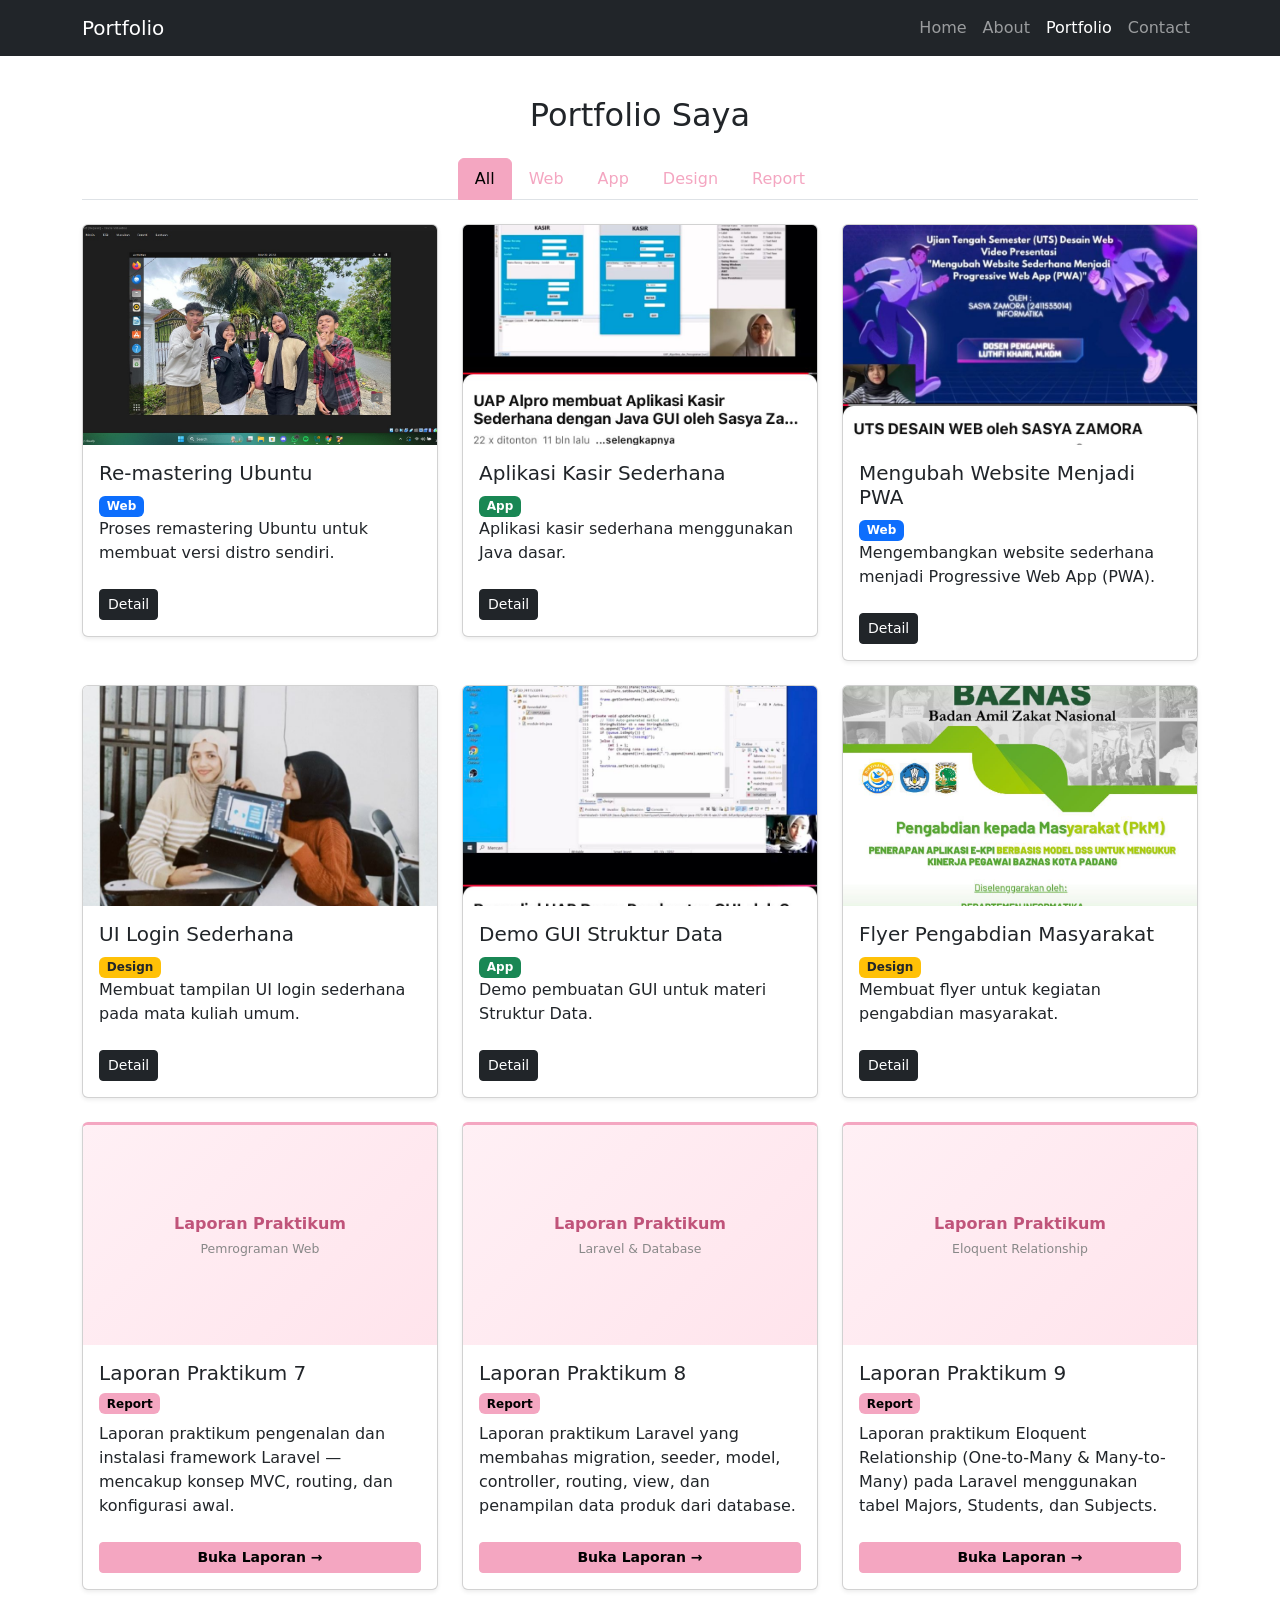
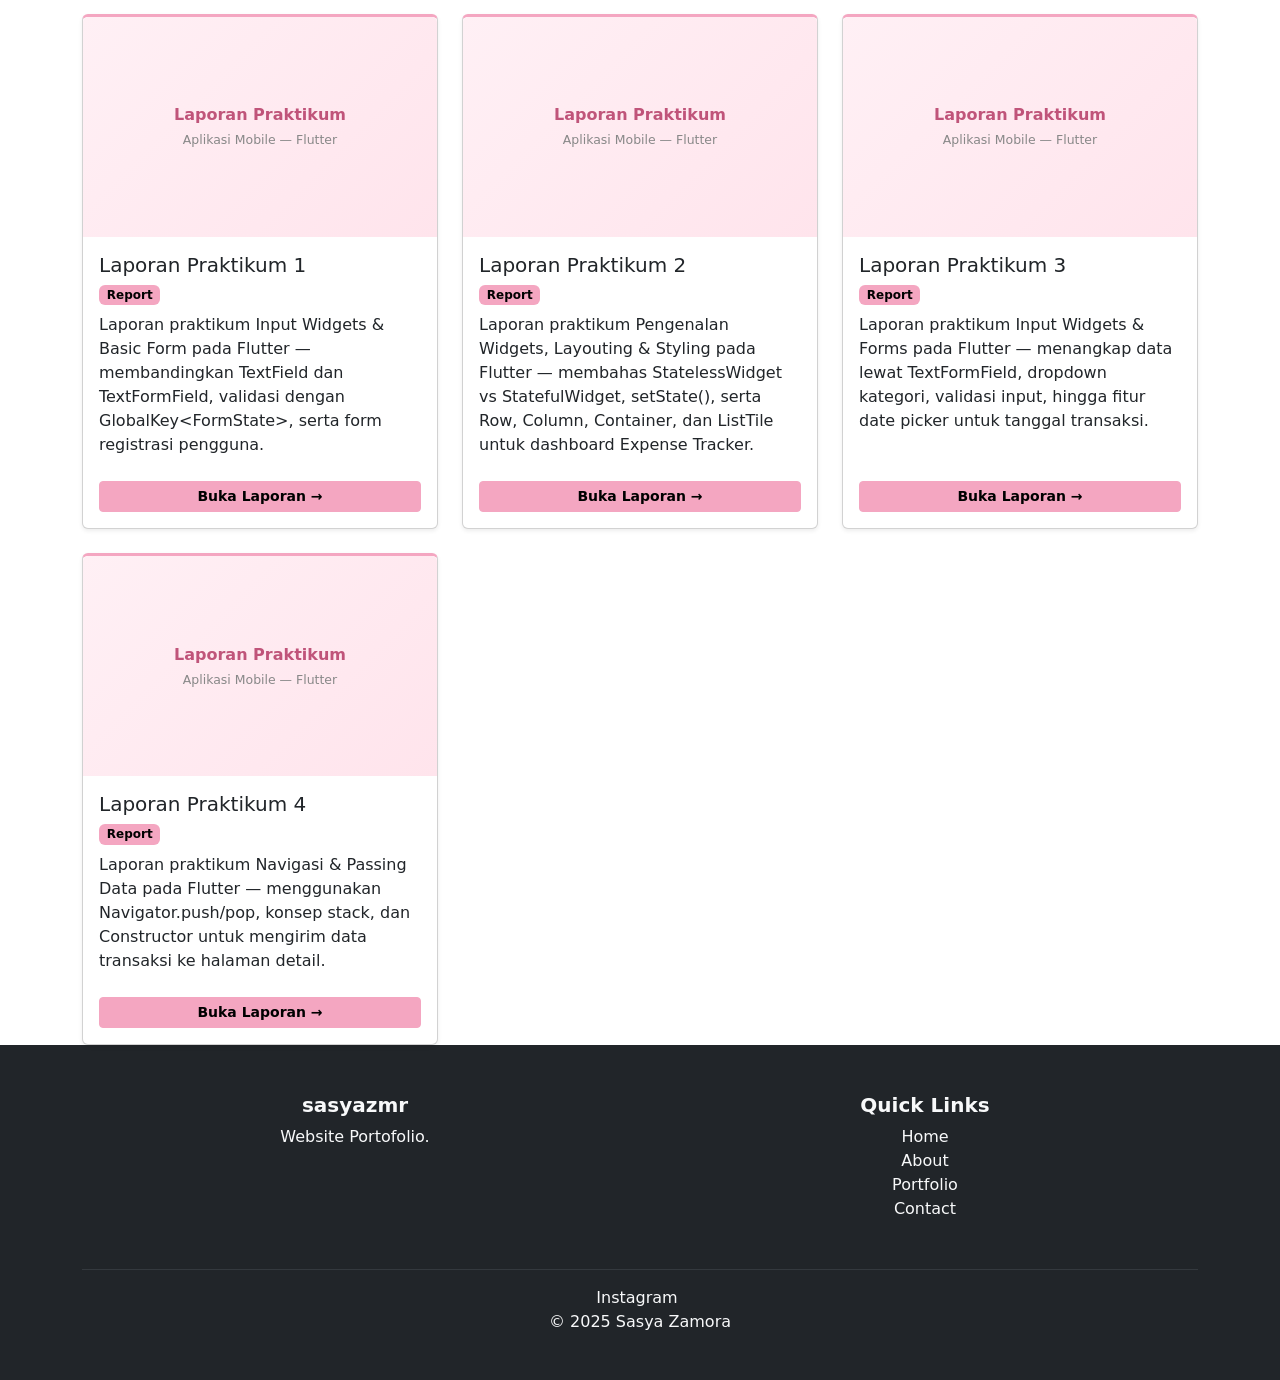
<file: portfolio (4).html>
<!DOCTYPE html>
<html lang="id">
<head>
    <meta charset="UTF-8">
    <meta name="viewport" content="width=device-width, initial-scale=1.0">
    <title>Portfolio - Portofolio</title>

    <link href="https://cdn.jsdelivr.net/npm/bootstrap@5.3.3/dist/css/bootstrap.min.css" rel="stylesheet">
    <link rel="stylesheet" href="style.css">

    <style>
        .portfolio-item img {
            height: 220px;
            object-fit: cover;
            border-radius: 5px 5px 0 0;
        }
    </style>
</head>
<body>

<!-- NAVBAR -->
<nav class="navbar navbar-expand-lg navbar-dark bg-dark fixed-top">
    <div class="container">
        <a class="navbar-brand" href="index.html">Portfolio</a>
        <button class="navbar-toggler" type="button" data-bs-toggle="collapse" data-bs-target="#navMenu">
            <span class="navbar-toggler-icon"></span>
        </button>

        <div class="collapse navbar-collapse" id="navMenu">
            <ul class="navbar-nav ms-auto">
                <a class="nav-link" href="index.html">Home</a>
<a class="nav-link" href="about.html">About</a>
<a class="nav-link active" href="portfolio.html">Portfolio</a>
<a class="nav-link" href="contact.html">Contact</a>

            </ul>
        </div>
    </div>
</nav>

<!-- PORTFOLIO SECTION -->
<section class="container mt-5 pt-5">
    <h2 class="mb-4 text-center">Portfolio Saya</h2>

    <!-- FILTER / TABS -->
    <ul class="nav nav-tabs justify-content-center mb-4" id="portfolioTabs">
        <li class="nav-item"><button class="nav-link active" data-category="all">All</button></li>
        <li class="nav-item"><button class="nav-link" data-category="web">Web</button></li>
        <li class="nav-item"><button class="nav-link" data-category="app">App</button></li>
        <li class="nav-item"><button class="nav-link" data-category="design">Design</button></li>
        <li class="nav-item"><button class="nav-link" data-category="cte">Report</button></li>
    </ul>

    <div class="row g-4">

        <!-- PROJECT 1 -->
        <div class="col-md-4 portfolio-item" data-category="web">
            <div class="card shadow-sm">
                <img src="images/project1.jpg" class="card-img-top">
                <div class="card-body">
                    <h5 class="card-title">Re-mastering Ubuntu</h5>
                    <span class="badge bg-primary">Web</span>
                    <p class="card-text">Proses remastering Ubuntu untuk membuat versi distro sendiri.</p>
                    <button class="btn btn-sm btn-dark mt-2" data-bs-toggle="modal" data-bs-target="#modal1">Detail</button>
                </div>
            </div>
        </div>

        <!-- PROJECT 2 -->
        <div class="col-md-4 portfolio-item" data-category="app">
            <div class="card shadow-sm">
                <img src="images/project2.jpg" class="card-img-top">
                <div class="card-body">
                    <h5 class="card-title">Aplikasi Kasir Sederhana</h5>
                    <span class="badge bg-success">App</span>
                    <p class="card-text">Aplikasi kasir sederhana menggunakan Java dasar.</p>
                    <button class="btn btn-sm btn-dark mt-2" data-bs-toggle="modal" data-bs-target="#modal2">Detail</button>
                </div>
            </div>
        </div>

        <!-- PROJECT 3 -->
        <div class="col-md-4 portfolio-item" data-category="web">
            <div class="card shadow-sm">
                <img src="images/project3.jpg" class="card-img-top">
                <div class="card-body">
                    <h5 class="card-title">Mengubah Website Menjadi PWA</h5>
                    <span class="badge bg-primary">Web</span>
                    <p class="card-text">Mengembangkan website sederhana menjadi Progressive Web App (PWA).</p>
                    <button class="btn btn-sm btn-dark mt-2" data-bs-toggle="modal" data-bs-target="#modal3">Detail</button>
                </div>
            </div>
        </div>

        <!-- PROJECT 4 -->
        <div class="col-md-4 portfolio-item" data-category="design">
            <div class="card shadow-sm">
                <img src="images/project4.jpg" class="card-img-top">
                <div class="card-body">
                    <h5 class="card-title">UI Login Sederhana</h5>
                    <span class="badge bg-warning text-dark">Design</span>
                    <p class="card-text">Membuat tampilan UI login sederhana pada mata kuliah umum.</p>
                    <button class="btn btn-sm btn-dark mt-2" data-bs-toggle="modal" data-bs-target="#modal4">Detail</button>
                </div>
            </div>
        </div>

        <!-- PROJECT 5 -->
        <div class="col-md-4 portfolio-item" data-category="app">
            <div class="card shadow-sm">
                <img src="images/project5.jpg" class="card-img-top">
                <div class="card-body">
                    <h5 class="card-title">Demo GUI Struktur Data</h5>
                    <span class="badge bg-success">App</span>
                    <p class="card-text">Demo pembuatan GUI untuk materi Struktur Data.</p>
                    <button class="btn btn-sm btn-dark mt-2" data-bs-toggle="modal" data-bs-target="#modal5">Detail</button>
                </div>
            </div>
        </div>

        <!-- PROJECT 6 -->
        <div class="col-md-4 portfolio-item" data-category="design">
            <div class="card shadow-sm">
                <img src="images/project6.jpeg" class="card-img-top">
                <div class="card-body">
                    <h5 class="card-title">Flyer Pengabdian Masyarakat</h5>
                    <span class="badge bg-warning text-dark">Design</span>
                    <p class="card-text">Membuat flyer untuk kegiatan pengabdian masyarakat.</p>
                    <button class="btn btn-sm btn-dark mt-2" data-bs-toggle="modal" data-bs-target="#modal6">Detail</button>
                </div>
            </div>
        </div>

        <!-- PROJECT 7 - LAPORAN PRAKTIKUM CTE -->
        <div class="col-md-4 portfolio-item" data-category="cte">
            <div class="card shadow-sm h-100" style="border-top: 3px solid #f4a6c1;">
                <div class="card-img-top d-flex align-items-center justify-content-center"
                     style="height:220px; background: linear-gradient(135deg, #fff0f5, #ffe4ec);">
                    <div class="text-center px-3">
                        <div class="fw-bold" style="color:#c0547a; font-size:1rem;">Laporan Praktikum</div>
                        <div style="font-size:0.78rem; color:#888; margin-top:4px;">Pemrograman Web</div>
                    </div>
                </div>
                <div class="card-body d-flex flex-column">
                    <h5 class="card-title">Laporan Praktikum 7</h5>
                    <span class="badge mb-2" style="background-color:#f4a6c1; color:#000; width:fit-content;">Report</span>
                    <p class="card-text flex-grow-1">Laporan praktikum pengenalan dan instalasi framework Laravel — mencakup konsep MVC, routing, dan konfigurasi awal.</p>
                    <a href="laporan-praktikum-7.html" class="btn btn-sm mt-2 w-100"
                       style="background-color:#f4a6c1; border-color:#f4a6c1; color:#000; font-weight:600;">
                        Buka Laporan &#8594;
                    </a>
                </div>
            </div>
        </div>



        <!-- PROJECT 8 - LAPORAN PRAKTIKUM 8 -->
        <div class="col-md-4 portfolio-item" data-category="cte">
            <div class="card shadow-sm h-100" style="border-top: 3px solid #f4a6c1;">
                <div class="card-img-top d-flex align-items-center justify-content-center"
                     style="height:220px; background: linear-gradient(135deg, #fff0f5, #ffe4ec);">
                    <div class="text-center px-3">
                        <div class="fw-bold" style="color:#c0547a; font-size:1rem;">Laporan Praktikum</div>
                        <div style="font-size:0.78rem; color:#888; margin-top:4px;">Laravel & Database</div>
                    </div>
                </div>
                <div class="card-body d-flex flex-column">
                    <h5 class="card-title">Laporan Praktikum 8</h5>
                    <span class="badge mb-2" style="background-color:#f4a6c1; color:#000; width:fit-content;">Report</span>
                    <p class="card-text flex-grow-1">Laporan praktikum Laravel yang membahas migration, seeder, model, controller, routing, view, dan penampilan data produk dari database.</p>
                    <a href="laporan-praktikum-8.html" class="btn btn-sm mt-2 w-100"
                       style="background-color:#f4a6c1; border-color:#f4a6c1; color:#000; font-weight:600;">
                        Buka Laporan &#8594;
                    </a>
                </div>
            </div>
        </div>

                <!-- PROJECT 9 - LAPORAN PRAKTIKUM 9 -->
        <div class="col-md-4 portfolio-item" data-category="cte">
            <div class="card shadow-sm h-100" style="border-top: 3px solid #f4a6c1;">
                <div class="card-img-top d-flex align-items-center justify-content-center"
                     style="height:220px; background: linear-gradient(135deg, #fff0f5, #ffe4ec);">
                    <div class="text-center px-3">
                        <div class="fw-bold" style="color:#c0547a; font-size:1rem;">Laporan Praktikum</div>
                        <div style="font-size:0.78rem; color:#888; margin-top:4px;">Eloquent Relationship</div>
                    </div>
                </div>
                <div class="card-body d-flex flex-column">
                    <h5 class="card-title">Laporan Praktikum 9</h5>
                    <span class="badge mb-2" style="background-color:#f4a6c1; color:#000; width:fit-content;">Report</span>
                    <p class="card-text flex-grow-1">Laporan praktikum Eloquent Relationship (One-to-Many & Many-to-Many) pada Laravel menggunakan tabel Majors, Students, dan Subjects.</p>
                    <a href="laporan-praktikum-9.html" class="btn btn-sm mt-2 w-100"
                       style="background-color:#f4a6c1; border-color:#f4a6c1; color:#000; font-weight:600;">
                        Buka Laporan &#8594;
                    </a>
                </div>
            </div>
        </div>

        <!-- PROJECT 9A - LAPORAN PRAKTIKUM 1 APLIKASI MOBILE -->
        <div class="col-md-4 portfolio-item" data-category="cte">
            <div class="card shadow-sm h-100" style="border-top: 3px solid #f4a6c1;">
                <div class="card-img-top d-flex align-items-center justify-content-center"
                     style="height:220px; background: linear-gradient(135deg, #fff0f5, #ffe4ec);">
                    <div class="text-center px-3">
                        <div class="fw-bold" style="color:#c0547a; font-size:1rem;">Laporan Praktikum</div>
                        <div style="font-size:0.78rem; color:#888; margin-top:4px;">Aplikasi Mobile — Flutter</div>
                    </div>
                </div>
                <div class="card-body d-flex flex-column">
                    <h5 class="card-title">Laporan Praktikum 1</h5>
                    <span class="badge mb-2" style="background-color:#f4a6c1; color:#000; width:fit-content;">Report</span>
                    <p class="card-text flex-grow-1">Laporan praktikum Input Widgets &amp; Basic Form pada Flutter — membandingkan TextField dan TextFormField, validasi dengan GlobalKey&lt;FormState&gt;, serta form registrasi pengguna.</p>
                    <a href="laprak_1_aplikasi_mobile.html" class="btn btn-sm mt-2 w-100"
                       style="background-color:#f4a6c1; border-color:#f4a6c1; color:#000; font-weight:600;">
                        Buka Laporan &#8594;
                    </a>
                </div>
            </div>
        </div>

        <!-- PROJECT 10A - LAPORAN PRAKTIKUM 2 APLIKASI MOBILE -->
        <div class="col-md-4 portfolio-item" data-category="cte">
            <div class="card shadow-sm h-100" style="border-top: 3px solid #f4a6c1;">
                <div class="card-img-top d-flex align-items-center justify-content-center"
                     style="height:220px; background: linear-gradient(135deg, #fff0f5, #ffe4ec);">
                    <div class="text-center px-3">
                        <div class="fw-bold" style="color:#c0547a; font-size:1rem;">Laporan Praktikum</div>
                        <div style="font-size:0.78rem; color:#888; margin-top:4px;">Aplikasi Mobile — Flutter</div>
                    </div>
                </div>
                <div class="card-body d-flex flex-column">
                    <h5 class="card-title">Laporan Praktikum 2</h5>
                    <span class="badge mb-2" style="background-color:#f4a6c1; color:#000; width:fit-content;">Report</span>
                    <p class="card-text flex-grow-1">Laporan praktikum Pengenalan Widgets, Layouting &amp; Styling pada Flutter — membahas StatelessWidget vs StatefulWidget, setState(), serta Row, Column, Container, dan ListTile untuk dashboard Expense Tracker.</p>
                    <a href="laprak_2_aplikasi_mobile.html" class="btn btn-sm mt-2 w-100"
                       style="background-color:#f4a6c1; border-color:#f4a6c1; color:#000; font-weight:600;">
                        Buka Laporan &#8594;
                    </a>
                </div>
            </div>
        </div>

        <!-- PROJECT 10 - LAPORAN PRAKTIKUM 3 APLIKASI MOBILE -->
        <div class="col-md-4 portfolio-item" data-category="cte">
            <div class="card shadow-sm h-100" style="border-top: 3px solid #f4a6c1;">
                <div class="card-img-top d-flex align-items-center justify-content-center"
                     style="height:220px; background: linear-gradient(135deg, #fff0f5, #ffe4ec);">
                    <div class="text-center px-3">
                        <div class="fw-bold" style="color:#c0547a; font-size:1rem;">Laporan Praktikum</div>
                        <div style="font-size:0.78rem; color:#888; margin-top:4px;">Aplikasi Mobile — Flutter</div>
                    </div>
                </div>
                <div class="card-body d-flex flex-column">
                    <h5 class="card-title">Laporan Praktikum 3</h5>
                    <span class="badge mb-2" style="background-color:#f4a6c1; color:#000; width:fit-content;">Report</span>
                    <p class="card-text flex-grow-1">Laporan praktikum Input Widgets & Forms pada Flutter — menangkap data lewat TextFormField, dropdown kategori, validasi input, hingga fitur date picker untuk tanggal transaksi.</p>
                    <a href="laprak_3_aplikasi_mobile.html" class="btn btn-sm mt-2 w-100"
                       style="background-color:#f4a6c1; border-color:#f4a6c1; color:#000; font-weight:600;">
                        Buka Laporan &#8594;
                    </a>
                </div>
            </div>
        </div>

        <!-- PROJECT 11 - LAPORAN PRAKTIKUM 4 APLIKASI MOBILE -->
        <div class="col-md-4 portfolio-item" data-category="cte">
            <div class="card shadow-sm h-100" style="border-top: 3px solid #f4a6c1;">
                <div class="card-img-top d-flex align-items-center justify-content-center"
                     style="height:220px; background: linear-gradient(135deg, #fff0f5, #ffe4ec);">
                    <div class="text-center px-3">
                        <div class="fw-bold" style="color:#c0547a; font-size:1rem;">Laporan Praktikum</div>
                        <div style="font-size:0.78rem; color:#888; margin-top:4px;">Aplikasi Mobile — Flutter</div>
                    </div>
                </div>
                <div class="card-body d-flex flex-column">
                    <h5 class="card-title">Laporan Praktikum 4</h5>
                    <span class="badge mb-2" style="background-color:#f4a6c1; color:#000; width:fit-content;">Report</span>
                    <p class="card-text flex-grow-1">Laporan praktikum Navigasi &amp; Passing Data pada Flutter — menggunakan Navigator.push/pop, konsep stack, dan Constructor untuk mengirim data transaksi ke halaman detail.</p>
                    <a href="laprak_4_aplikasi_mobile.html" class="btn btn-sm mt-2 w-100"
                       style="background-color:#f4a6c1; border-color:#f4a6c1; color:#000; font-weight:600;">
                        Buka Laporan &#8594;
                    </a>
                </div>
            </div>
        </div>
    </div>
</section>

<!-- ================= MODALS ================= -->

<!-- MODAL 1 -->
<div class="modal fade" id="modal1" tabindex="-1">
  <div class="modal-dialog modal-lg">
    <div class="modal-content">
        <div class="modal-header">
            <h5 class="modal-title">Re-mastering Ubuntu</h5>
            <button class="btn-close" data-bs-dismiss="modal"></button>
        </div>
        <div class="modal-body">
            <img src="images/project1.jpg" class="img-fluid mb-3">
            <p>Project ini berfokus pada remastering Ubuntu untuk membuat versi distro yang sudah dikustomisasi berdasarkan kebutuhan tertentu.</p>
        </div>
    </div>
  </div>
</div>

<!-- MODAL 2 -->
<div class="modal fade" id="modal2" tabindex="-1">
  <div class="modal-dialog modal-lg">
    <div class="modal-content">
        <div class="modal-header">
            <h5 class="modal-title">Aplikasi Kasir Sederhana</h5>
            <button class="btn-close" data-bs-dismiss="modal"></button>
        </div>
        <div class="modal-body">
            <img src="images/project2.jpg" class="img-fluid mb-3">
            <p>Aplikasi kasir sederhana ini dibuat menggunakan Java untuk menghitung total belanja secara otomatis.</p>
        </div>
    </div>
  </div>
</div>

<!-- MODAL 3 -->
<div class="modal fade" id="modal3" tabindex="-1">
  <div class="modal-dialog modal-lg">
    <div class="modal-content">
        <div class="modal-header">
            <h5 class="modal-title">Mengubah Website Menjadi PWA</h5>
            <button class="btn-close" data-bs-dismiss="modal"></button>
        </div>
        <div class="modal-body">
            <img src="images/project3.jpg" class="img-fluid mb-3">
            <p>Project ini membuat website dapat diinstall dan dijalankan seperti aplikasi melalui fitur Progressive Web App (PWA).</p>
        </div>
    </div>
  </div>
</div>

<!-- MODAL 4 -->
<div class="modal fade" id="modal4" tabindex="-1">
  <div class="modal-dialog modal-lg">
    <div class="modal-content">
        <div class="modal-header">
            <h5 class="modal-title">UI Login Sederhana</h5>
            <button class="btn-close" data-bs-dismiss="modal"></button>
        </div>
        <div class="modal-body">
            <img src="images/project4.jpg" class="img-fluid mb-3">
            <p>UI login sederhana dibuat sebagai latihan desain untuk memberikan pengalaman pengguna yang minimalis.</p>
        </div>
    </div>
  </div>
</div>

<!-- MODAL 5 -->
<div class="modal fade" id="modal5" tabindex="-1">
  <div class="modal-dialog modal-lg">
    <div class="modal-content">
        <div class="modal-header">
            <h5 class="modal-title">Demo GUI Struktur Data</h5>
            <button class="btn-close" data-bs-dismiss="modal"></button>
        </div>
        <div class="modal-body">
            <img src="images/project5.jpg" class="img-fluid mb-3">
            <p>Project ini mendemokan pembuatan GUI untuk memvisualisasikan konsep Struktur Data.</p>
        </div>
    </div>
  </div>
</div>

<!-- MODAL 6 -->
<div class="modal fade" id="modal6" tabindex="-1">
  <div class="modal-dialog modal-lg">
    <div class="modal-content">
        <div class="modal-header">
            <h5 class="modal-title">Flyer Pengabdian Masyarakat</h5>
            <button class="btn-close" data-bs-dismiss="modal"></button>
        </div>
        <div class="modal-body">
            <img src="images/project6.jpeg" class="img-fluid mb-3">
            <p>Flyer ini dibuat sebagai media publikasi kegiatan Pengabdian Masyarakat.</p>
        </div>
    </div>
  </div>
</div>

<!-- FOOTER INFO -->
<footer class="bg-dark text-light pt-5">
    <div class="container">
        <div class="row">

            <div class="col-md-6 mb-3">
                <h5 class="fw-bold">sasyazmr</h5>
                <p>
                    Website Portofolio.
                </p>
            </div>

            <div class="col-md-6 mb-3">
                <h5 class="fw-bold">Quick Links</h5>
                <ul class="list-unstyled">
                    <li><a href="index.html" class="text-light text-decoration-none">Home</a></li>
                    <li><a href="about.html" class="text-light text-decoration-none">About</a></li>
                    <li><a href="portfolio.html" class="text-light text-decoration-none">Portfolio</a></li>
                    <li><a href="contact.html" class="text-light text-decoration-none">Contact</a></li>
                </ul>
            </div>

        </div>

        <hr class="border-secondary">

        <div class="text-center pb-3">
            <a href="https://www.instagram.com/sasyaaazmr/" class="text-light text-decoration-none me-3">
                Instagram
            </a>
            <p class="mb-0">&copy; 2025 Sasya Zamora</p>
        </div>
    </div>
</footer>

<script src="https://cdn.jsdelivr.net/npm/bootstrap@5.3.3/dist/js/bootstrap.bundle.min.js"></script>

<!-- FILTER SCRIPT -->
<script>
const buttons = document.querySelectorAll("[data-category]");
const items = document.querySelectorAll(".portfolio-item");

buttons.forEach(btn => {
    btn.addEventListener("click", () => {
        const category = btn.dataset.category;

        buttons.forEach(b => b.classList.remove("active"));
        btn.classList.add("active");

        items.forEach(item => {
            if (category === "all" || item.dataset.category === category) {
                item.style.display = "block";
            } else {
                item.style.display = "none";
            }
        });
    });
});
</script>

</body>
</html>
</file>
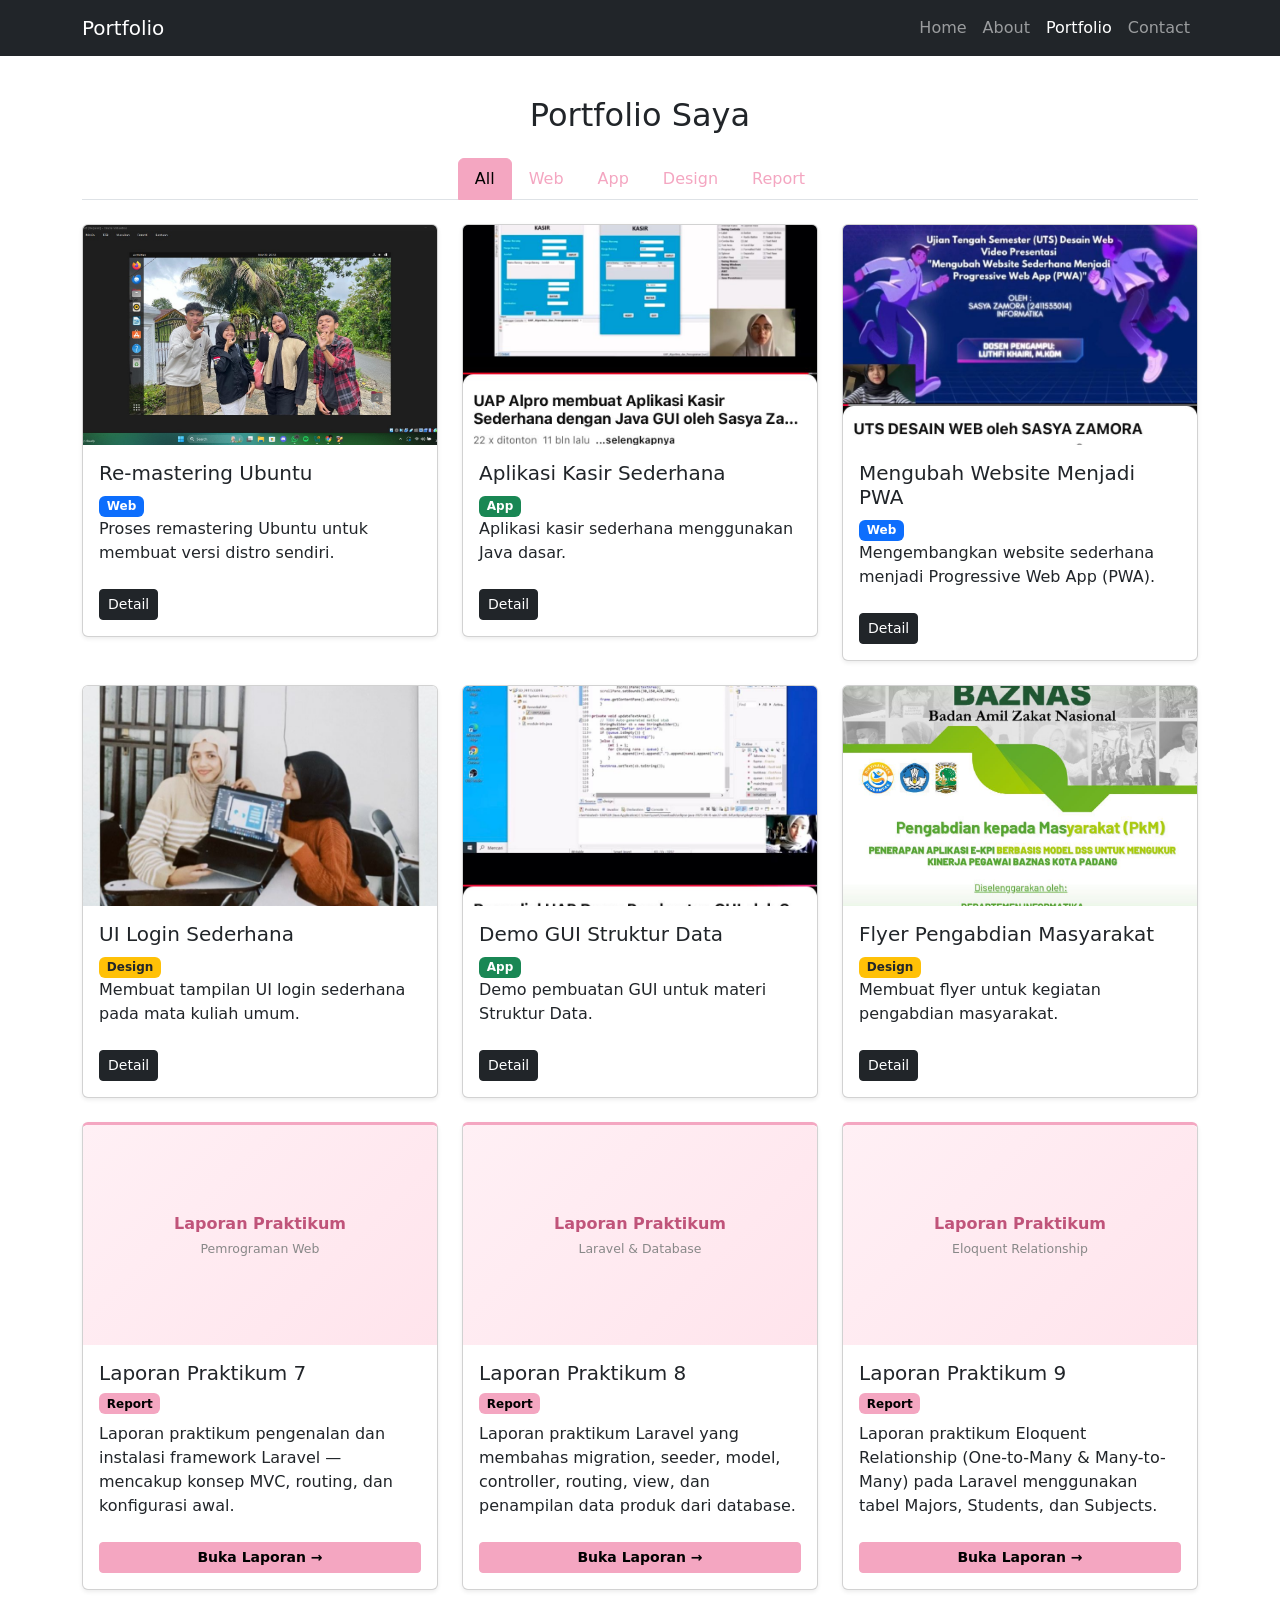
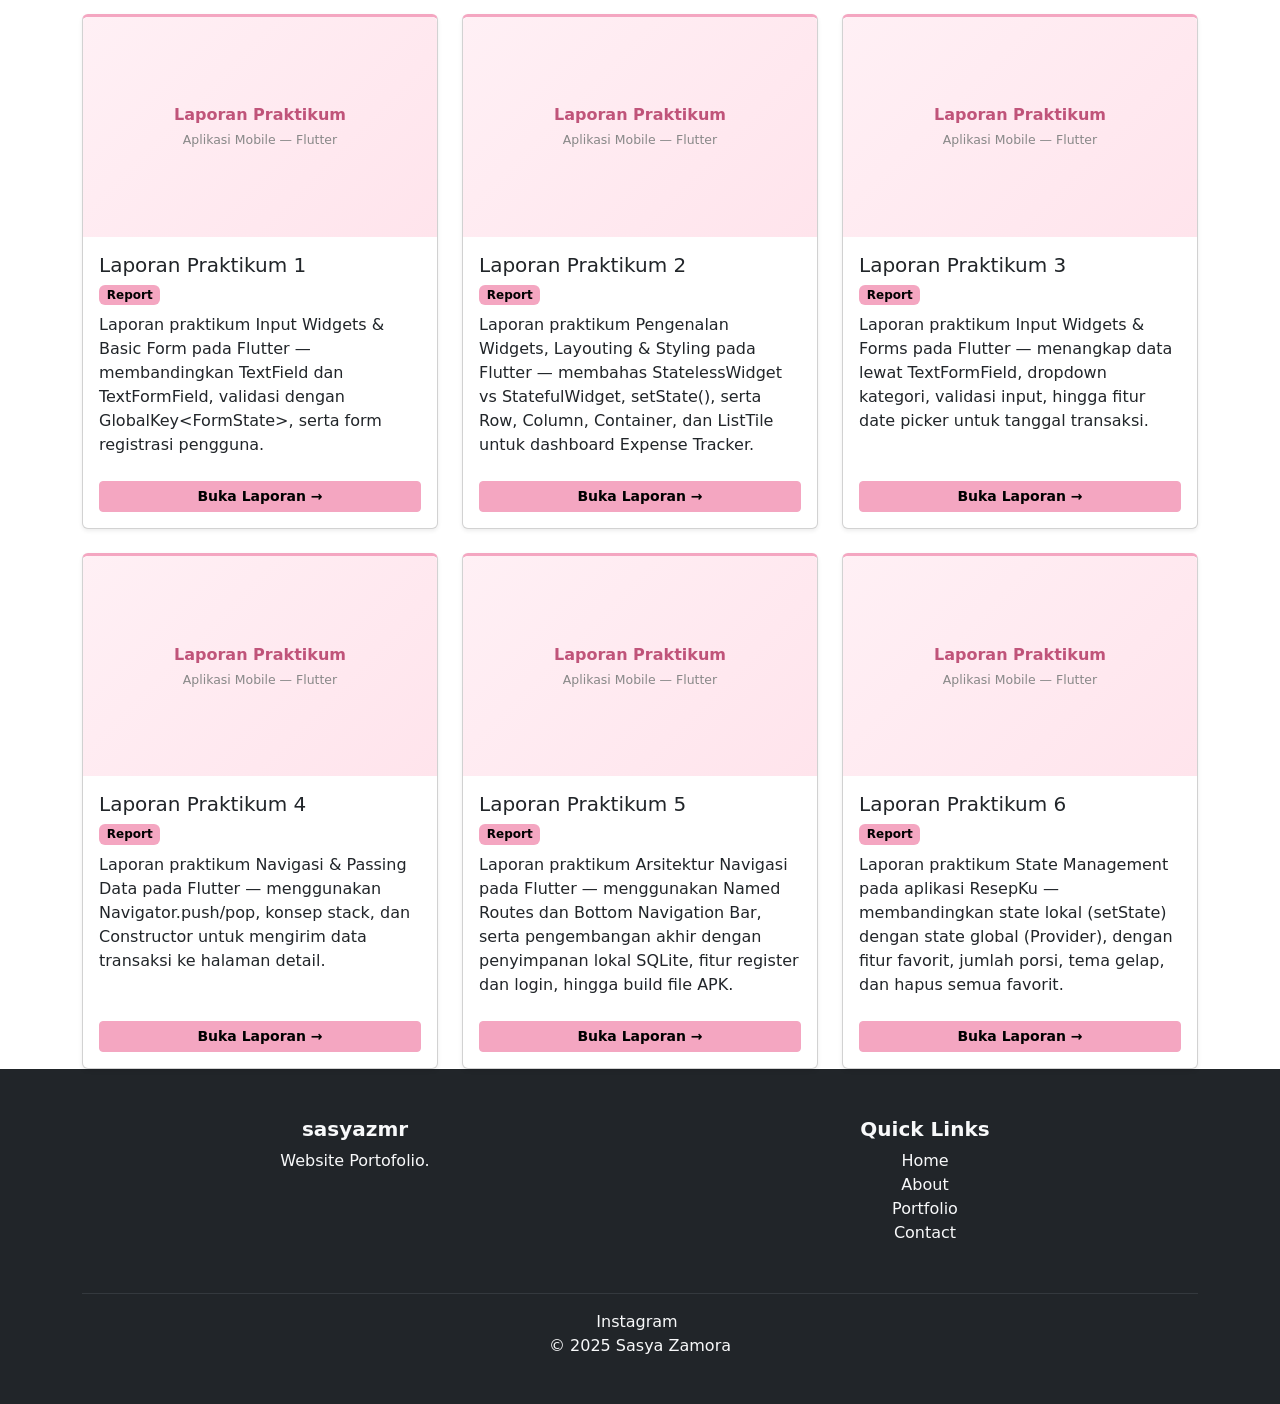
<file: portfolio.html>
<!DOCTYPE html>
<html lang="id">
<head>
    <meta charset="UTF-8">
    <meta name="viewport" content="width=device-width, initial-scale=1.0">
    <title>Portfolio - Portofolio</title>

    <link href="https://cdn.jsdelivr.net/npm/bootstrap@5.3.3/dist/css/bootstrap.min.css" rel="stylesheet">
    <link rel="stylesheet" href="style.css">

    <style>
        .portfolio-item img {
            height: 220px;
            object-fit: cover;
            border-radius: 5px 5px 0 0;
        }
    </style>
</head>
<body>

<!-- NAVBAR -->
<nav class="navbar navbar-expand-lg navbar-dark bg-dark fixed-top">
    <div class="container">
        <a class="navbar-brand" href="index.html">Portfolio</a>
        <button class="navbar-toggler" type="button" data-bs-toggle="collapse" data-bs-target="#navMenu">
            <span class="navbar-toggler-icon"></span>
        </button>

        <div class="collapse navbar-collapse" id="navMenu">
            <ul class="navbar-nav ms-auto">
                <a class="nav-link" href="index.html">Home</a>
<a class="nav-link" href="about.html">About</a>
<a class="nav-link active" href="portfolio.html">Portfolio</a>
<a class="nav-link" href="contact.html">Contact</a>

            </ul>
        </div>
    </div>
</nav>

<!-- PORTFOLIO SECTION -->
<section class="container mt-5 pt-5">
    <h2 class="mb-4 text-center">Portfolio Saya</h2>

    <!-- FILTER / TABS -->
    <ul class="nav nav-tabs justify-content-center mb-4" id="portfolioTabs">
        <li class="nav-item"><button class="nav-link active" data-category="all">All</button></li>
        <li class="nav-item"><button class="nav-link" data-category="web">Web</button></li>
        <li class="nav-item"><button class="nav-link" data-category="app">App</button></li>
        <li class="nav-item"><button class="nav-link" data-category="design">Design</button></li>
        <li class="nav-item"><button class="nav-link" data-category="cte">Report</button></li>
    </ul>

    <div class="row g-4">

        <!-- PROJECT 1 -->
        <div class="col-md-4 portfolio-item" data-category="web">
            <div class="card shadow-sm">
                <img src="images/project1.jpg" class="card-img-top">
                <div class="card-body">
                    <h5 class="card-title">Re-mastering Ubuntu</h5>
                    <span class="badge bg-primary">Web</span>
                    <p class="card-text">Proses remastering Ubuntu untuk membuat versi distro sendiri.</p>
                    <button class="btn btn-sm btn-dark mt-2" data-bs-toggle="modal" data-bs-target="#modal1">Detail</button>
                </div>
            </div>
        </div>

        <!-- PROJECT 2 -->
        <div class="col-md-4 portfolio-item" data-category="app">
            <div class="card shadow-sm">
                <img src="images/project2.jpg" class="card-img-top">
                <div class="card-body">
                    <h5 class="card-title">Aplikasi Kasir Sederhana</h5>
                    <span class="badge bg-success">App</span>
                    <p class="card-text">Aplikasi kasir sederhana menggunakan Java dasar.</p>
                    <button class="btn btn-sm btn-dark mt-2" data-bs-toggle="modal" data-bs-target="#modal2">Detail</button>
                </div>
            </div>
        </div>

        <!-- PROJECT 3 -->
        <div class="col-md-4 portfolio-item" data-category="web">
            <div class="card shadow-sm">
                <img src="images/project3.jpg" class="card-img-top">
                <div class="card-body">
                    <h5 class="card-title">Mengubah Website Menjadi PWA</h5>
                    <span class="badge bg-primary">Web</span>
                    <p class="card-text">Mengembangkan website sederhana menjadi Progressive Web App (PWA).</p>
                    <button class="btn btn-sm btn-dark mt-2" data-bs-toggle="modal" data-bs-target="#modal3">Detail</button>
                </div>
            </div>
        </div>

        <!-- PROJECT 4 -->
        <div class="col-md-4 portfolio-item" data-category="design">
            <div class="card shadow-sm">
                <img src="images/project4.jpg" class="card-img-top">
                <div class="card-body">
                    <h5 class="card-title">UI Login Sederhana</h5>
                    <span class="badge bg-warning text-dark">Design</span>
                    <p class="card-text">Membuat tampilan UI login sederhana pada mata kuliah umum.</p>
                    <button class="btn btn-sm btn-dark mt-2" data-bs-toggle="modal" data-bs-target="#modal4">Detail</button>
                </div>
            </div>
        </div>

        <!-- PROJECT 5 -->
        <div class="col-md-4 portfolio-item" data-category="app">
            <div class="card shadow-sm">
                <img src="images/project5.jpg" class="card-img-top">
                <div class="card-body">
                    <h5 class="card-title">Demo GUI Struktur Data</h5>
                    <span class="badge bg-success">App</span>
                    <p class="card-text">Demo pembuatan GUI untuk materi Struktur Data.</p>
                    <button class="btn btn-sm btn-dark mt-2" data-bs-toggle="modal" data-bs-target="#modal5">Detail</button>
                </div>
            </div>
        </div>

        <!-- PROJECT 6 -->
        <div class="col-md-4 portfolio-item" data-category="design">
            <div class="card shadow-sm">
                <img src="images/project6.jpeg" class="card-img-top">
                <div class="card-body">
                    <h5 class="card-title">Flyer Pengabdian Masyarakat</h5>
                    <span class="badge bg-warning text-dark">Design</span>
                    <p class="card-text">Membuat flyer untuk kegiatan pengabdian masyarakat.</p>
                    <button class="btn btn-sm btn-dark mt-2" data-bs-toggle="modal" data-bs-target="#modal6">Detail</button>
                </div>
            </div>
        </div>

        <!-- PROJECT 7 - LAPORAN PRAKTIKUM CTE -->
        <div class="col-md-4 portfolio-item" data-category="cte">
            <div class="card shadow-sm h-100" style="border-top: 3px solid #f4a6c1;">
                <div class="card-img-top d-flex align-items-center justify-content-center"
                     style="height:220px; background: linear-gradient(135deg, #fff0f5, #ffe4ec);">
                    <div class="text-center px-3">
                        <div class="fw-bold" style="color:#c0547a; font-size:1rem;">Laporan Praktikum</div>
                        <div style="font-size:0.78rem; color:#888; margin-top:4px;">Pemrograman Web</div>
                    </div>
                </div>
                <div class="card-body d-flex flex-column">
                    <h5 class="card-title">Laporan Praktikum 7</h5>
                    <span class="badge mb-2" style="background-color:#f4a6c1; color:#000; width:fit-content;">Report</span>
                    <p class="card-text flex-grow-1">Laporan praktikum pengenalan dan instalasi framework Laravel — mencakup konsep MVC, routing, dan konfigurasi awal.</p>
                    <a href="laporan-praktikum-7.html" class="btn btn-sm mt-2 w-100"
                       style="background-color:#f4a6c1; border-color:#f4a6c1; color:#000; font-weight:600;">
                        Buka Laporan &#8594;
                    </a>
                </div>
            </div>
        </div>



        <!-- PROJECT 8 - LAPORAN PRAKTIKUM 8 -->
        <div class="col-md-4 portfolio-item" data-category="cte">
            <div class="card shadow-sm h-100" style="border-top: 3px solid #f4a6c1;">
                <div class="card-img-top d-flex align-items-center justify-content-center"
                     style="height:220px; background: linear-gradient(135deg, #fff0f5, #ffe4ec);">
                    <div class="text-center px-3">
                        <div class="fw-bold" style="color:#c0547a; font-size:1rem;">Laporan Praktikum</div>
                        <div style="font-size:0.78rem; color:#888; margin-top:4px;">Laravel & Database</div>
                    </div>
                </div>
                <div class="card-body d-flex flex-column">
                    <h5 class="card-title">Laporan Praktikum 8</h5>
                    <span class="badge mb-2" style="background-color:#f4a6c1; color:#000; width:fit-content;">Report</span>
                    <p class="card-text flex-grow-1">Laporan praktikum Laravel yang membahas migration, seeder, model, controller, routing, view, dan penampilan data produk dari database.</p>
                    <a href="laporan-praktikum-8.html" class="btn btn-sm mt-2 w-100"
                       style="background-color:#f4a6c1; border-color:#f4a6c1; color:#000; font-weight:600;">
                        Buka Laporan &#8594;
                    </a>
                </div>
            </div>
        </div>

                <!-- PROJECT 9 - LAPORAN PRAKTIKUM 9 -->
        <div class="col-md-4 portfolio-item" data-category="cte">
            <div class="card shadow-sm h-100" style="border-top: 3px solid #f4a6c1;">
                <div class="card-img-top d-flex align-items-center justify-content-center"
                     style="height:220px; background: linear-gradient(135deg, #fff0f5, #ffe4ec);">
                    <div class="text-center px-3">
                        <div class="fw-bold" style="color:#c0547a; font-size:1rem;">Laporan Praktikum</div>
                        <div style="font-size:0.78rem; color:#888; margin-top:4px;">Eloquent Relationship</div>
                    </div>
                </div>
                <div class="card-body d-flex flex-column">
                    <h5 class="card-title">Laporan Praktikum 9</h5>
                    <span class="badge mb-2" style="background-color:#f4a6c1; color:#000; width:fit-content;">Report</span>
                    <p class="card-text flex-grow-1">Laporan praktikum Eloquent Relationship (One-to-Many & Many-to-Many) pada Laravel menggunakan tabel Majors, Students, dan Subjects.</p>
                    <a href="laporan-praktikum-9.html" class="btn btn-sm mt-2 w-100"
                       style="background-color:#f4a6c1; border-color:#f4a6c1; color:#000; font-weight:600;">
                        Buka Laporan &#8594;
                    </a>
                </div>
            </div>
        </div>

        <!-- PROJECT 9A - LAPORAN PRAKTIKUM 1 APLIKASI MOBILE -->
        <div class="col-md-4 portfolio-item" data-category="cte">
            <div class="card shadow-sm h-100" style="border-top: 3px solid #f4a6c1;">
                <div class="card-img-top d-flex align-items-center justify-content-center"
                     style="height:220px; background: linear-gradient(135deg, #fff0f5, #ffe4ec);">
                    <div class="text-center px-3">
                        <div class="fw-bold" style="color:#c0547a; font-size:1rem;">Laporan Praktikum</div>
                        <div style="font-size:0.78rem; color:#888; margin-top:4px;">Aplikasi Mobile — Flutter</div>
                    </div>
                </div>
                <div class="card-body d-flex flex-column">
                    <h5 class="card-title">Laporan Praktikum 1</h5>
                    <span class="badge mb-2" style="background-color:#f4a6c1; color:#000; width:fit-content;">Report</span>
                    <p class="card-text flex-grow-1">Laporan praktikum Input Widgets &amp; Basic Form pada Flutter — membandingkan TextField dan TextFormField, validasi dengan GlobalKey&lt;FormState&gt;, serta form registrasi pengguna.</p>
                    <a href="laprak_1_aplikasi_mobile.html" class="btn btn-sm mt-2 w-100"
                       style="background-color:#f4a6c1; border-color:#f4a6c1; color:#000; font-weight:600;">
                        Buka Laporan &#8594;
                    </a>
                </div>
            </div>
        </div>

        <!-- PROJECT 10A - LAPORAN PRAKTIKUM 2 APLIKASI MOBILE -->
        <div class="col-md-4 portfolio-item" data-category="cte">
            <div class="card shadow-sm h-100" style="border-top: 3px solid #f4a6c1;">
                <div class="card-img-top d-flex align-items-center justify-content-center"
                     style="height:220px; background: linear-gradient(135deg, #fff0f5, #ffe4ec);">
                    <div class="text-center px-3">
                        <div class="fw-bold" style="color:#c0547a; font-size:1rem;">Laporan Praktikum</div>
                        <div style="font-size:0.78rem; color:#888; margin-top:4px;">Aplikasi Mobile — Flutter</div>
                    </div>
                </div>
                <div class="card-body d-flex flex-column">
                    <h5 class="card-title">Laporan Praktikum 2</h5>
                    <span class="badge mb-2" style="background-color:#f4a6c1; color:#000; width:fit-content;">Report</span>
                    <p class="card-text flex-grow-1">Laporan praktikum Pengenalan Widgets, Layouting &amp; Styling pada Flutter — membahas StatelessWidget vs StatefulWidget, setState(), serta Row, Column, Container, dan ListTile untuk dashboard Expense Tracker.</p>
                    <a href="laprak_2_aplikasi_mobile.html" class="btn btn-sm mt-2 w-100"
                       style="background-color:#f4a6c1; border-color:#f4a6c1; color:#000; font-weight:600;">
                        Buka Laporan &#8594;
                    </a>
                </div>
            </div>
        </div>

        <!-- PROJECT 10 - LAPORAN PRAKTIKUM 3 APLIKASI MOBILE -->
        <div class="col-md-4 portfolio-item" data-category="cte">
            <div class="card shadow-sm h-100" style="border-top: 3px solid #f4a6c1;">
                <div class="card-img-top d-flex align-items-center justify-content-center"
                     style="height:220px; background: linear-gradient(135deg, #fff0f5, #ffe4ec);">
                    <div class="text-center px-3">
                        <div class="fw-bold" style="color:#c0547a; font-size:1rem;">Laporan Praktikum</div>
                        <div style="font-size:0.78rem; color:#888; margin-top:4px;">Aplikasi Mobile — Flutter</div>
                    </div>
                </div>
                <div class="card-body d-flex flex-column">
                    <h5 class="card-title">Laporan Praktikum 3</h5>
                    <span class="badge mb-2" style="background-color:#f4a6c1; color:#000; width:fit-content;">Report</span>
                    <p class="card-text flex-grow-1">Laporan praktikum Input Widgets & Forms pada Flutter — menangkap data lewat TextFormField, dropdown kategori, validasi input, hingga fitur date picker untuk tanggal transaksi.</p>
                    <a href="laprak_3_aplikasi_mobile.html" class="btn btn-sm mt-2 w-100"
                       style="background-color:#f4a6c1; border-color:#f4a6c1; color:#000; font-weight:600;">
                        Buka Laporan &#8594;
                    </a>
                </div>
            </div>
        </div>

        <!-- PROJECT 11 - LAPORAN PRAKTIKUM 4 APLIKASI MOBILE -->
        <div class="col-md-4 portfolio-item" data-category="cte">
            <div class="card shadow-sm h-100" style="border-top: 3px solid #f4a6c1;">
                <div class="card-img-top d-flex align-items-center justify-content-center"
                     style="height:220px; background: linear-gradient(135deg, #fff0f5, #ffe4ec);">
                    <div class="text-center px-3">
                        <div class="fw-bold" style="color:#c0547a; font-size:1rem;">Laporan Praktikum</div>
                        <div style="font-size:0.78rem; color:#888; margin-top:4px;">Aplikasi Mobile — Flutter</div>
                    </div>
                </div>
                <div class="card-body d-flex flex-column">
                    <h5 class="card-title">Laporan Praktikum 4</h5>
                    <span class="badge mb-2" style="background-color:#f4a6c1; color:#000; width:fit-content;">Report</span>
                    <p class="card-text flex-grow-1">Laporan praktikum Navigasi &amp; Passing Data pada Flutter — menggunakan Navigator.push/pop, konsep stack, dan Constructor untuk mengirim data transaksi ke halaman detail.</p>
                    <a href="laprak_4_aplikasi_mobile.html" class="btn btn-sm mt-2 w-100"
                       style="background-color:#f4a6c1; border-color:#f4a6c1; color:#000; font-weight:600;">
                        Buka Laporan &#8594;
                    </a>
                </div>
            </div>
        </div>

        <!-- PROJECT 12 - LAPORAN PRAKTIKUM 5 APLIKASI MOBILE -->
        <div class="col-md-4 portfolio-item" data-category="cte">
            <div class="card shadow-sm h-100" style="border-top: 3px solid #f4a6c1;">
                <div class="card-img-top d-flex align-items-center justify-content-center"
                     style="height:220px; background: linear-gradient(135deg, #fff0f5, #ffe4ec);">
                    <div class="text-center px-3">
                        <div class="fw-bold" style="color:#c0547a; font-size:1rem;">Laporan Praktikum</div>
                        <div style="font-size:0.78rem; color:#888; margin-top:4px;">Aplikasi Mobile — Flutter</div>
                    </div>
                </div>
                <div class="card-body d-flex flex-column">
                    <h5 class="card-title">Laporan Praktikum 5</h5>
                    <span class="badge mb-2" style="background-color:#f4a6c1; color:#000; width:fit-content;">Report</span>
                    <p class="card-text flex-grow-1">Laporan praktikum Arsitektur Navigasi pada Flutter — menggunakan Named Routes dan Bottom Navigation Bar, serta pengembangan akhir dengan penyimpanan lokal SQLite, fitur register dan login, hingga build file APK.</p>
                    <a href="laprak_5_aplikasi_mobile.html" class="btn btn-sm mt-2 w-100"
                       style="background-color:#f4a6c1; border-color:#f4a6c1; color:#000; font-weight:600;">
                        Buka Laporan &#8594;
                    </a>
                </div>
            </div>
        </div>

        <!-- PROJECT 13 - LAPORAN PRAKTIKUM 6 APLIKASI MOBILE -->
        <div class="col-md-4 portfolio-item" data-category="cte">
            <div class="card shadow-sm h-100" style="border-top: 3px solid #f4a6c1;">
                <div class="card-img-top d-flex align-items-center justify-content-center"
                     style="height:220px; background: linear-gradient(135deg, #fff0f5, #ffe4ec);">
                    <div class="text-center px-3">
                        <div class="fw-bold" style="color:#c0547a; font-size:1rem;">Laporan Praktikum</div>
                        <div style="font-size:0.78rem; color:#888; margin-top:4px;">Aplikasi Mobile — Flutter</div>
                    </div>
                </div>
                <div class="card-body d-flex flex-column">
                    <h5 class="card-title">Laporan Praktikum 6</h5>
                    <span class="badge mb-2" style="background-color:#f4a6c1; color:#000; width:fit-content;">Report</span>
                    <p class="card-text flex-grow-1">Laporan praktikum State Management pada aplikasi ResepKu — membandingkan state lokal (setState) dengan state global (Provider), dengan fitur favorit, jumlah porsi, tema gelap, dan hapus semua favorit.</p>
                    <a href="laprak_6_aplikasi_mobile.html" class="btn btn-sm mt-2 w-100"
                       style="background-color:#f4a6c1; border-color:#f4a6c1; color:#000; font-weight:600;">
                        Buka Laporan &#8594;
                    </a>
                </div>
            </div>
        </div>
    </div>
</section>

<!-- ================= MODALS ================= -->

<!-- MODAL 1 -->
<div class="modal fade" id="modal1" tabindex="-1">
  <div class="modal-dialog modal-lg">
    <div class="modal-content">
        <div class="modal-header">
            <h5 class="modal-title">Re-mastering Ubuntu</h5>
            <button class="btn-close" data-bs-dismiss="modal"></button>
        </div>
        <div class="modal-body">
            <img src="images/project1.jpg" class="img-fluid mb-3">
            <p>Project ini berfokus pada remastering Ubuntu untuk membuat versi distro yang sudah dikustomisasi berdasarkan kebutuhan tertentu.</p>
        </div>
    </div>
  </div>
</div>

<!-- MODAL 2 -->
<div class="modal fade" id="modal2" tabindex="-1">
  <div class="modal-dialog modal-lg">
    <div class="modal-content">
        <div class="modal-header">
            <h5 class="modal-title">Aplikasi Kasir Sederhana</h5>
            <button class="btn-close" data-bs-dismiss="modal"></button>
        </div>
        <div class="modal-body">
            <img src="images/project2.jpg" class="img-fluid mb-3">
            <p>Aplikasi kasir sederhana ini dibuat menggunakan Java untuk menghitung total belanja secara otomatis.</p>
        </div>
    </div>
  </div>
</div>

<!-- MODAL 3 -->
<div class="modal fade" id="modal3" tabindex="-1">
  <div class="modal-dialog modal-lg">
    <div class="modal-content">
        <div class="modal-header">
            <h5 class="modal-title">Mengubah Website Menjadi PWA</h5>
            <button class="btn-close" data-bs-dismiss="modal"></button>
        </div>
        <div class="modal-body">
            <img src="images/project3.jpg" class="img-fluid mb-3">
            <p>Project ini membuat website dapat diinstall dan dijalankan seperti aplikasi melalui fitur Progressive Web App (PWA).</p>
        </div>
    </div>
  </div>
</div>

<!-- MODAL 4 -->
<div class="modal fade" id="modal4" tabindex="-1">
  <div class="modal-dialog modal-lg">
    <div class="modal-content">
        <div class="modal-header">
            <h5 class="modal-title">UI Login Sederhana</h5>
            <button class="btn-close" data-bs-dismiss="modal"></button>
        </div>
        <div class="modal-body">
            <img src="images/project4.jpg" class="img-fluid mb-3">
            <p>UI login sederhana dibuat sebagai latihan desain untuk memberikan pengalaman pengguna yang minimalis.</p>
        </div>
    </div>
  </div>
</div>

<!-- MODAL 5 -->
<div class="modal fade" id="modal5" tabindex="-1">
  <div class="modal-dialog modal-lg">
    <div class="modal-content">
        <div class="modal-header">
            <h5 class="modal-title">Demo GUI Struktur Data</h5>
            <button class="btn-close" data-bs-dismiss="modal"></button>
        </div>
        <div class="modal-body">
            <img src="images/project5.jpg" class="img-fluid mb-3">
            <p>Project ini mendemokan pembuatan GUI untuk memvisualisasikan konsep Struktur Data.</p>
        </div>
    </div>
  </div>
</div>

<!-- MODAL 6 -->
<div class="modal fade" id="modal6" tabindex="-1">
  <div class="modal-dialog modal-lg">
    <div class="modal-content">
        <div class="modal-header">
            <h5 class="modal-title">Flyer Pengabdian Masyarakat</h5>
            <button class="btn-close" data-bs-dismiss="modal"></button>
        </div>
        <div class="modal-body">
            <img src="images/project6.jpeg" class="img-fluid mb-3">
            <p>Flyer ini dibuat sebagai media publikasi kegiatan Pengabdian Masyarakat.</p>
        </div>
    </div>
  </div>
</div>

<!-- FOOTER INFO -->
<footer class="bg-dark text-light pt-5">
    <div class="container">
        <div class="row">

            <div class="col-md-6 mb-3">
                <h5 class="fw-bold">sasyazmr</h5>
                <p>
                    Website Portofolio.
                </p>
            </div>

            <div class="col-md-6 mb-3">
                <h5 class="fw-bold">Quick Links</h5>
                <ul class="list-unstyled">
                    <li><a href="index.html" class="text-light text-decoration-none">Home</a></li>
                    <li><a href="about.html" class="text-light text-decoration-none">About</a></li>
                    <li><a href="portfolio.html" class="text-light text-decoration-none">Portfolio</a></li>
                    <li><a href="contact.html" class="text-light text-decoration-none">Contact</a></li>
                </ul>
            </div>

        </div>

        <hr class="border-secondary">

        <div class="text-center pb-3">
            <a href="https://www.instagram.com/sasyaaazmr/" class="text-light text-decoration-none me-3">
                Instagram
            </a>
            <p class="mb-0">&copy; 2025 Sasya Zamora</p>
        </div>
    </div>
</footer>

<script src="https://cdn.jsdelivr.net/npm/bootstrap@5.3.3/dist/js/bootstrap.bundle.min.js"></script>

<!-- FILTER SCRIPT -->
<script>
const buttons = document.querySelectorAll("[data-category]");
const items = document.querySelectorAll(".portfolio-item");

buttons.forEach(btn => {
    btn.addEventListener("click", () => {
        const category = btn.dataset.category;

        buttons.forEach(b => b.classList.remove("active"));
        btn.classList.add("active");

        items.forEach(item => {
            if (category === "all" || item.dataset.category === category) {
                item.style.display = "block";
            } else {
                item.style.display = "none";
            }
        });
    });
});
</script>

</body>
</html>
</file>
<file: style.css>
/* =========================
   HERO SECTION
========================= */
#hero{
    position: relative;
    height: 100vh; 
    display: flex;
    flex-direction: column;
    justify-content: center;
    align-items: center;

    background-image: url("images/background.jpg"); 
    background-size: cover;
    background-position: center;
    background-repeat: no-repeat;

    overflow: hidden;
}

#hero::before{
    content: "";
    position: absolute;
    inset: 0;
    backdrop-filter: blur(10px);
    background: rgba(0, 0, 0, 0.4);
    z-index: 0;
}

#hero *{
    position: relative;
    z-index: 1;
}

#hero img{
    width: 160px;
    height: 160px;
    border-radius: 50%;
    object-fit: cover;
    border: 4px solid #f4a6c1; /* pink soft */
    margin-bottom: 20px;
}

#hero h1,
#hero p{
    color: #ffffff;
    font-weight: bold;
}

/* =========================
   BUTTON (WARNING -> PINK)
========================= */
.btn-warning{
    background-color: #f4a6c1 !important;
    border-color: #f4a6c1 !important;
    color: #000 !important;
}

.btn-warning:hover{
    background-color: #e68fb0 !important;
    border-color: #e68fb0 !important;
    color: #000 !important;
}

.btn-warning:focus,
.btn-warning:active{
    box-shadow: 0 0 0 0.2rem rgba(244, 166, 193, 0.4);
}

/* =========================
   PORTFOLIO FILTER / TAB
========================= */
.nav-pills .nav-link,
.nav-tabs .nav-link {
    color: #f4a6c1;
    font-weight: 500;
}

.nav-pills .nav-link:hover,
.nav-tabs .nav-link:hover {
    color: #e68fb0;
}

.nav-pills .nav-link.active,
.nav-tabs .nav-link.active {
    background-color: #f4a6c1;
    color: #000;
    border-color: #f4a6c1;
}

.nav-pills .nav-link:focus,
.nav-tabs .nav-link:focus {
    box-shadow: 0 0 0 0.2rem rgba(244, 166, 193, 0.4);
}

/* =========================
   FOOTER
========================= */
footer{
    background: #222;
    color: #ddd;
    padding: 30px 20px;
    text-align: center;
}

footer a{
    color: #f4a6c1;
    margin: 0 10px;
    text-decoration: none;
}

footer a:hover{
    color: #e68fb0;
}
</file>
